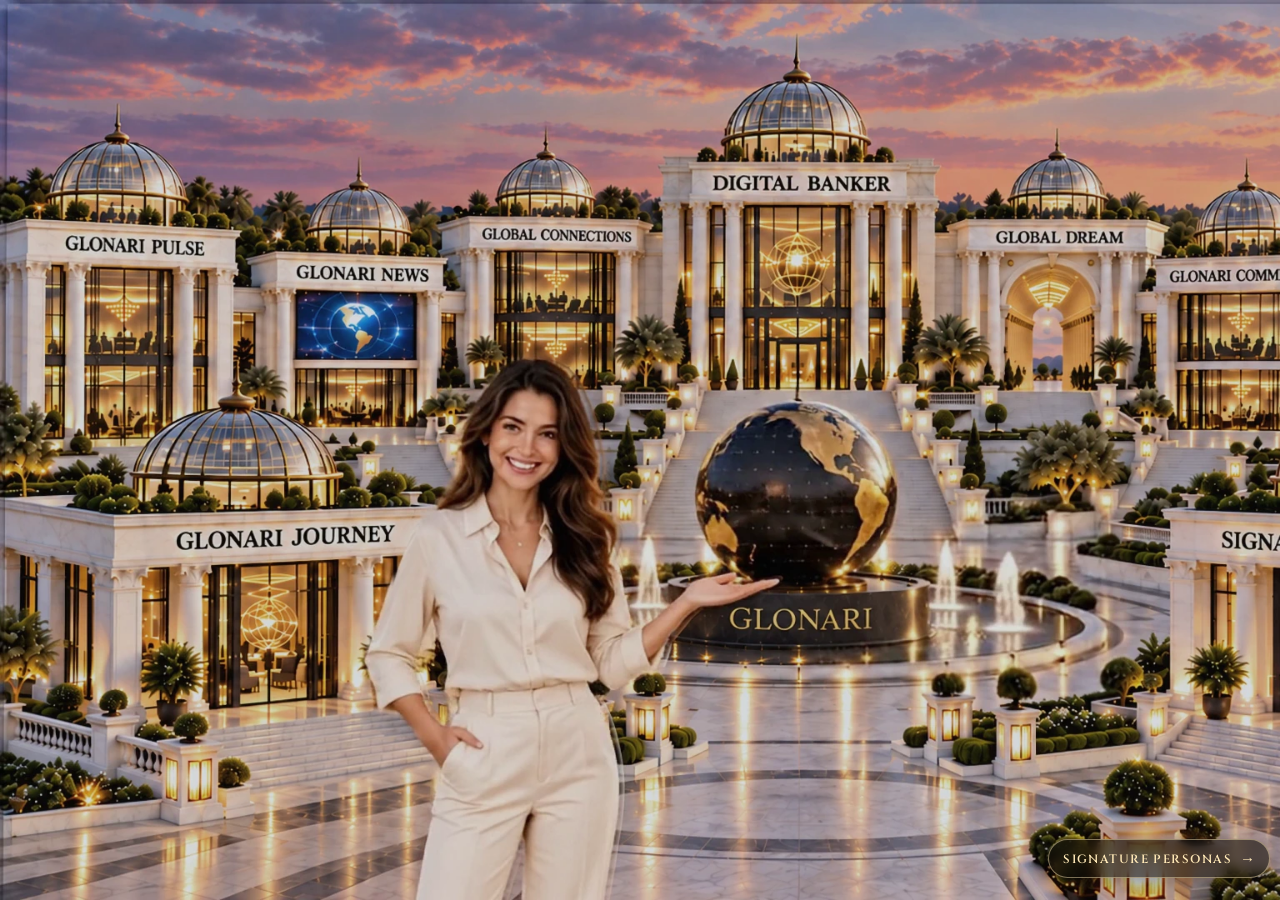
<file: index.html>
<!DOCTYPE html>
<html lang="en">
<head>
<meta charset="UTF-8">
<meta name="viewport" content="width=device-width, initial-scale=1.0">
<script>
  // Device gate (PRODUCT_REQUIREMENTS.md §19 / DEVELOPMENT_PLAN.md
  // Stage 14): this desktop scene and mobile/index.html's static tap-zone
  // scene are two independent entry points with no shared layout — a
  // narrow/portrait viewport must never load this page's parallax scene
  // at all, not just render it awkwardly. Runs synchronously, as the
  // very first thing after <meta viewport> (so the media query already
  // sees the real device width, not a pre-viewport-meta default) and
  // before any stylesheet/asset below is requested, so a phone-sized
  // viewport never fetches this page's desktop assets before leaving.
  // 767px matches this project's own established mobile breakpoint (see
  // Stage 14's history). .replace(), not .href, so the redirect doesn't
  // leave a back-button entry that would just bounce the user right
  // back here into another redirect.
  //
  // Live re-check (2026-08-25, later still): the one-time check above
  // only ever runs once, at load — it never catches a viewport that
  // narrows to mobile width AFTER this page has already loaded (a manual
  // browser-window resize, an orientation change, or a backgrounded tab
  // resuming at a different size), so a desktop-loaded page left open
  // through one of those never left. `MediaQueryList`'s own 'change'
  // event exists exactly for this — it fires only when `matches` itself
  // flips, not on every resize tick, so it's used here instead of a
  // manual `resize` listener; the SAME MediaQueryList object is reused
  // for both the one-time check and this listener, rather than
  // constructing a second one for the same query.

  // sessionStorage can throw (storage blocked, some private modes); every
  // access goes through this, and a failure reads as "nothing stored", so
  // the page then behaves like a first visit.
  function glonariSession(method, key, value) {
    try {
      return sessionStorage[method](key, value);
    } catch (e) {
      return null;
    }
  }

  // Returning to the Campus (2026-10-12): the opening video (2026-10-14:
  // campus-opening.mp4; it replaced the branded intro overlay + the old
  // intro video) is only for a fresh entry. A browser Back/Forward to
  // this page, or arriving from one of the sub-sites (their "← Glonari"
  // back link, or any link out of meet-gia/, digital-banker/,
  // global-dream/, global-reserve/), lands straight in the Campus loop.
  // Same-origin referrer only, so an outside link still gets the opening,
  // and a manual reload (which keeps the old referrer) still shows it —
  // unless it was already shown in this tab (see `glonari.openingSeen`
  // in the next script).
  function glonariReturningToCampus() {
    try {
      var nav = performance.getEntriesByType('navigation')[0];
      if (nav && nav.type === 'back_forward') return true;
      if ((nav && nav.type === 'reload') || !document.referrer) return false;
      var ref = new URL(document.referrer);
      return ref.origin === location.origin &&
        /\/(meet-gia|digital-banker|global-dream|global-reserve)\//.test(ref.pathname);
    } catch (e) {
      return false;
    }
  }

  // Narrow-aspect gate (2026-10-13): the desktop Campus is now a pure
  // "cover" with no blurred backdrop, so any window narrower than 3:2
  // (portrait, square, 4:3, 5:4) would crop buildings off its sides —
  // those go to mobile/ too. "not all and (min-aspect-ratio: 3/2)" is a
  // strict "< 3/2", so an exact 3:2 window stays here, and
  // mobile/index.html's reverse gate is its exact negation (no ping-pong
  // at the boundary).
  var mobileQuery = window.matchMedia('(max-width: 767px), not all and (min-aspect-ratio: 3/2)');

  function goMobile() {
    window.location.replace('mobile/index.html');
  }

  if (mobileQuery.matches) {
    // A returning visit forwarded to mobile carries its "skip the intro"
    // decision along (since 2026-10-14 mobile/ plays the same opening
    // video and skips it on this marker): after .replace() the mobile page
    // only sees this page as its referrer and a plain 'navigate' type.
    if (glonariReturningToCampus()) glonariSession('setItem', 'glonariSkipIntro', '1');
    goMobile();
  } else {
    var pendingMobileRedirect = null;
    mobileQuery.addEventListener('change', function (event) {
      if (pendingMobileRedirect) {
        clearTimeout(pendingMobileRedirect);
        pendingMobileRedirect = null;
      }
      if (!event.matches) return; // only react to crossing INTO mobile width
      // Debounced (300ms): guards against a transient/flickering match —
      // DevTools device-emulation toggling, or the brief instant of
      // unstable `innerWidth` some mobile browsers report mid
      // orientation-change — by requiring the narrow state to still hold
      // once the delay elapses, rather than acting on the very first
      // 'change' event.
      pendingMobileRedirect = setTimeout(function () {
        if (mobileQuery.matches) {
          // One-shot marker consumed by mobile/index.html's own inline
          // <head> script — this call site is the LIVE resize/orientation
          // redirect, not the initial synchronous check above, so the
          // destination page must not replay the opening video (see
          // mobile/index.html). Set immediately before the
          // existing goMobile() call; goMobile() itself and the redirect
          // criteria are unchanged.
          glonariSession('setItem', 'glonariSkipIntro', '1');
          goMobile();
        }
      }, 300);
    });
  }
</script>
<script>
  // Opening video (2026-10-14, DEVELOPMENT_PLAN.md Stage 19): a fresh
  // entry plays assets/campus/campus-opening.mp4 straight away (no splash
  // screen, no click), then hands off to the loop — see main.js.
  // `opening-pending` on <html> is what makes styles.css show the opening
  // layer (with its poster) from the very first paint.
  //
  // It is skipped — straight into the loop — when:
  //  - the one-shot marker below is set: only by the automatic
  //    live-redirect from mobile/ (consumed here, once);
  //  - returning to the Campus (see glonariReturningToCampus above);
  //  - it was already shown in this tab's session (2026-10-14, later):
  //    main.js sets `glonari.openingSeen` once the opening has handed off
  //    to the loop or a fallback skipped it, so a reload or an outside
  //    link in the same tab no longer replays it; a new tab plays it.
  //
  // Nothing here runs when the first script is already redirecting to
  // mobile/: the "skip the intro" marker it just set for mobile/ must
  // survive (a browser that keeps parsing after location.replace() would
  // otherwise consume it again right here), and no
  // desktop image is preloaded for a page that is leaving. The still and
  // the poster are preloaded from here rather than from <link> tags for
  // that reason.
  function glonariPreload(href, priority) {
    var link = document.createElement('link');
    link.rel = 'preload';
    link.as = 'image';
    link.href = href;
    if (priority) link.fetchPriority = priority;
    document.head.appendChild(link);
  }

  if (!mobileQuery.matches) {
    if (glonariSession('getItem', 'glonariSkipIntro')) {
      glonariSession('removeItem', 'glonariSkipIntro');
    } else if (!glonariReturningToCampus() && glonariSession('getItem', 'glonari.openingSeen') !== '1') {
      document.documentElement.classList.add('opening-pending');
      glonariPreload('assets/campus/campus-opening-poster.webp', 'high');
    }
    glonariPreload('assets/campus/campus-still.webp');
  }
</script>
<title>Glonari Global Scene</title>
<link rel="stylesheet" href="design-tokens.css">
<link rel="stylesheet" href="styles.css">
<link rel="stylesheet" href="campus-zones.css">
<link rel="stylesheet" href="section-modal.css">
</head>
<body>
  <!-- Campus scene (2026-10-13, replaces the layered parallax scene —
       see DEVELOPMENT_PLAN.md Stage 19 / PRODUCT_REQUIREMENTS.md §29).
       .campus is a fixed 16:9 box (the video frame; video is 1920x1080) sized
       in styles.css (pure cover, always fills the window); the videos AND the SVG
       hotspots are children of that same box, so the hotspots, drawn in
       a 1280x720 coordinate space (viewBox; the 1920x1080 video scales
       into it), stay locked onto the
       buildings at any window size. The camera never moves in the loop,
       so the shapes never have to. -->
  <div class="stage-viewport">
  <div class="campus" id="campus">
    <img class="campus__still" alt="" width="1920" height="1080">
    <video class="campus__loop" muted loop playsinline preload="auto" aria-hidden="true"></video>
    <video class="campus__opening" muted playsinline preload="auto" aria-hidden="true"></video>
    <script>
      // Every src/poster of the Campus media is set here, synchronously
      // while the page is parsed (so they load just as early as plain
      // attributes would), and only when this page is staying on desktop:
      // the browser's preload scanner fetches plain src=/poster=
      // attributes even on a page that is already redirecting to mobile/.
      // The opening is set up only on a fresh entry (`opening-pending`);
      // otherwise the element is dropped and its file is never fetched,
      // and the loop starts from its first frame over the still.
      (function (opening) {
        if (mobileQuery.matches) return;
        var campus = opening.parentNode;
        var loop = campus.querySelector('.campus__loop');
        campus.querySelector('.campus__still').src = 'assets/campus/campus-still.webp';
        loop.poster = 'assets/campus/campus-still.webp';
        loop.src = 'assets/campus/campus-loop.mp4';
        if (document.documentElement.classList.contains('opening-pending')) {
          opening.poster = 'assets/campus/campus-opening-poster.webp';
          opening.src = 'assets/campus/campus-opening.mp4';
        } else {
          opening.remove();
        }
      })(document.currentScript.previousElementSibling);
    </script>
    <!-- The 11 hotspots (SVG in the 1280x720 viewBox) are written right here by
         campus-zones.js — one source shared with mobile/index.html (2026-10-14,
         DEVELOPMENT_PLAN.md Stage 20). The generated markup is identical to the
         inline <svg> that used to sit here. -->
    <script src="campus-zones.js" data-base=""></script>
  </div>
  <!-- Hover/focus name tag: outside .campus so its edge fade never dims it. -->
  <div class="campus__label" aria-hidden="true"><span class="campus__label-name"></span></div>
  </div>

  <!-- Section modal: unchanged; sibling of .stage-viewport. -->
  <div id="modal-overlay">
    <div id="modal-card" role="dialog" aria-modal="true" aria-labelledby="modal-title" aria-describedby="modal-desc">
      <h2 id="modal-title"></h2>
      <p id="modal-desc"></p>
      <button id="modal-close" type="button">Close</button>
    </div>
  </div>

  <div class="explore-hint" aria-hidden="true">
    <span class="explore-hint__text">Explore</span>
  </div>

  <div class="cursor-dot" aria-hidden="true"></div>
  <div class="cursor-ring" aria-hidden="true"></div>

  <!-- Cross-project navigation fade (Digital Banker, Meet Gia). -->
  <div id="exit-transition" aria-hidden="true"></div>

  <script src="section-modal.js" defer></script>
  <script src="main.js" defer></script>
</body>
</html>
</file>
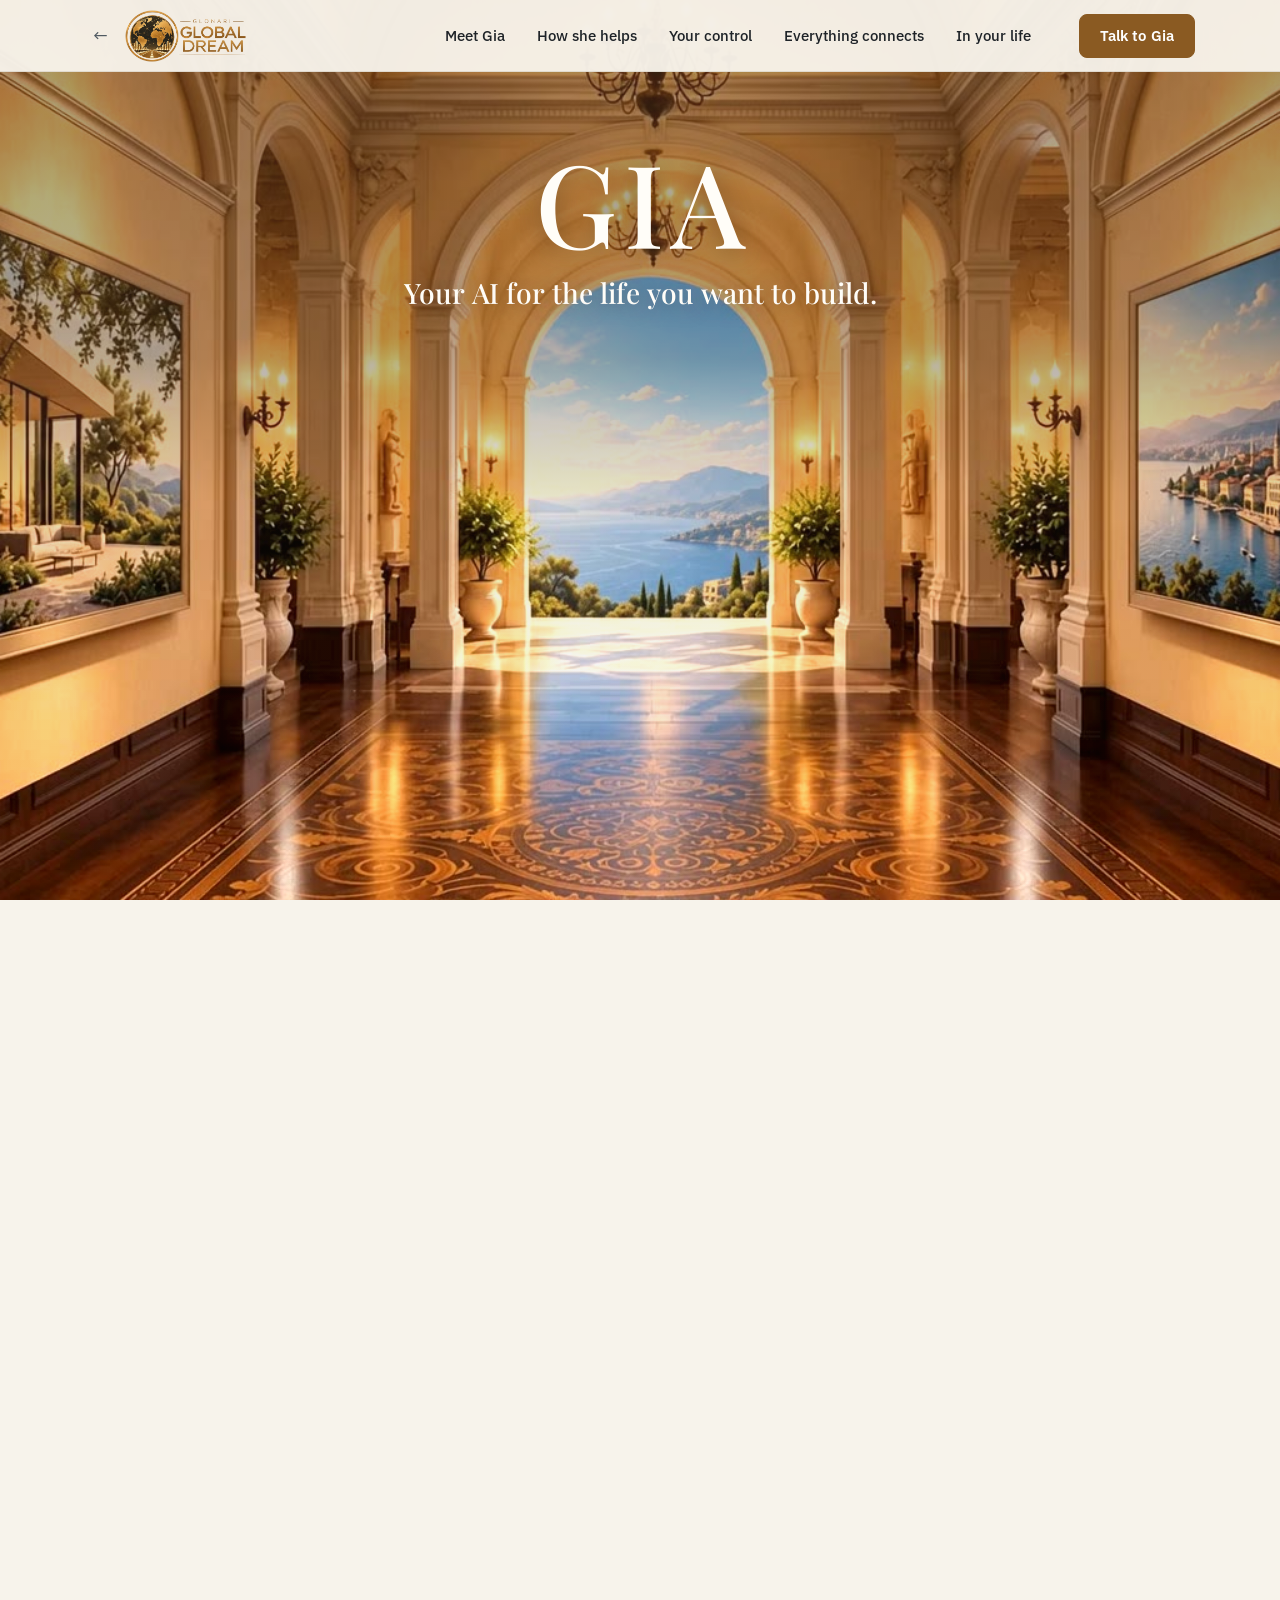
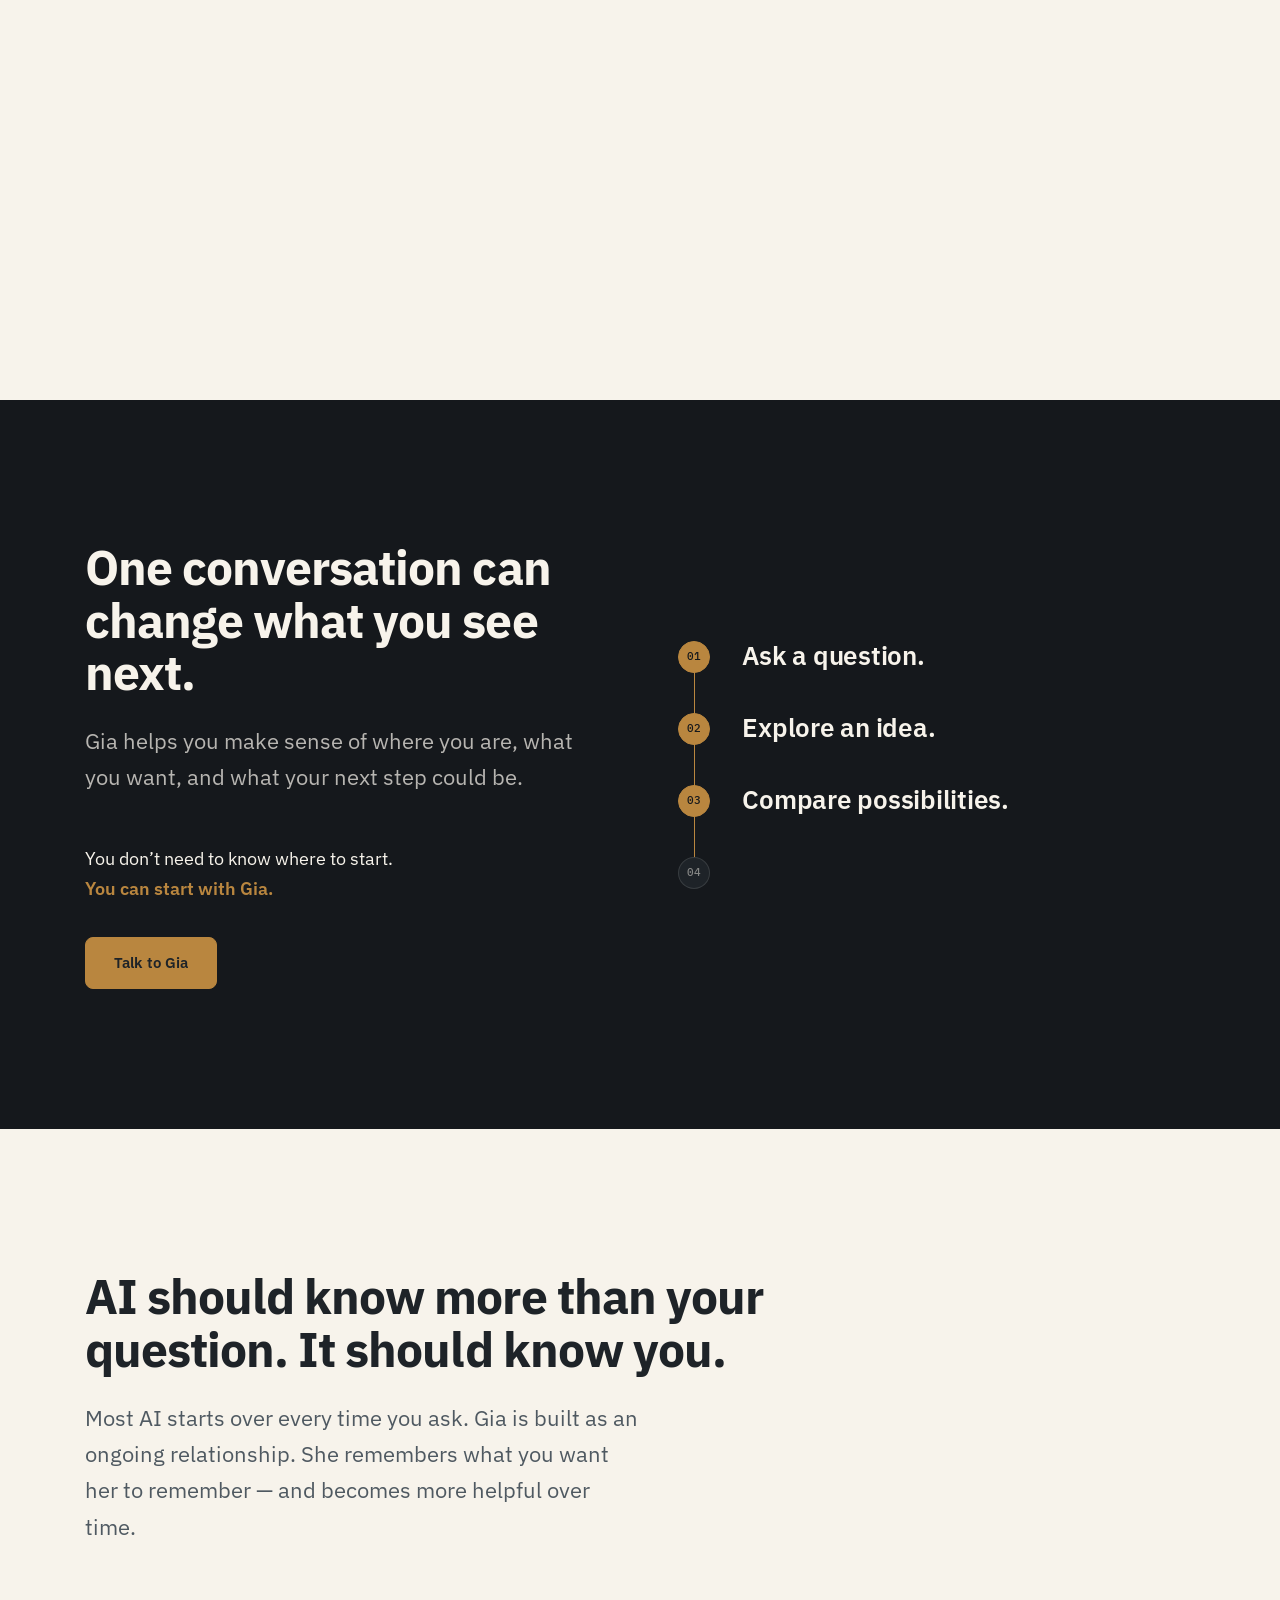
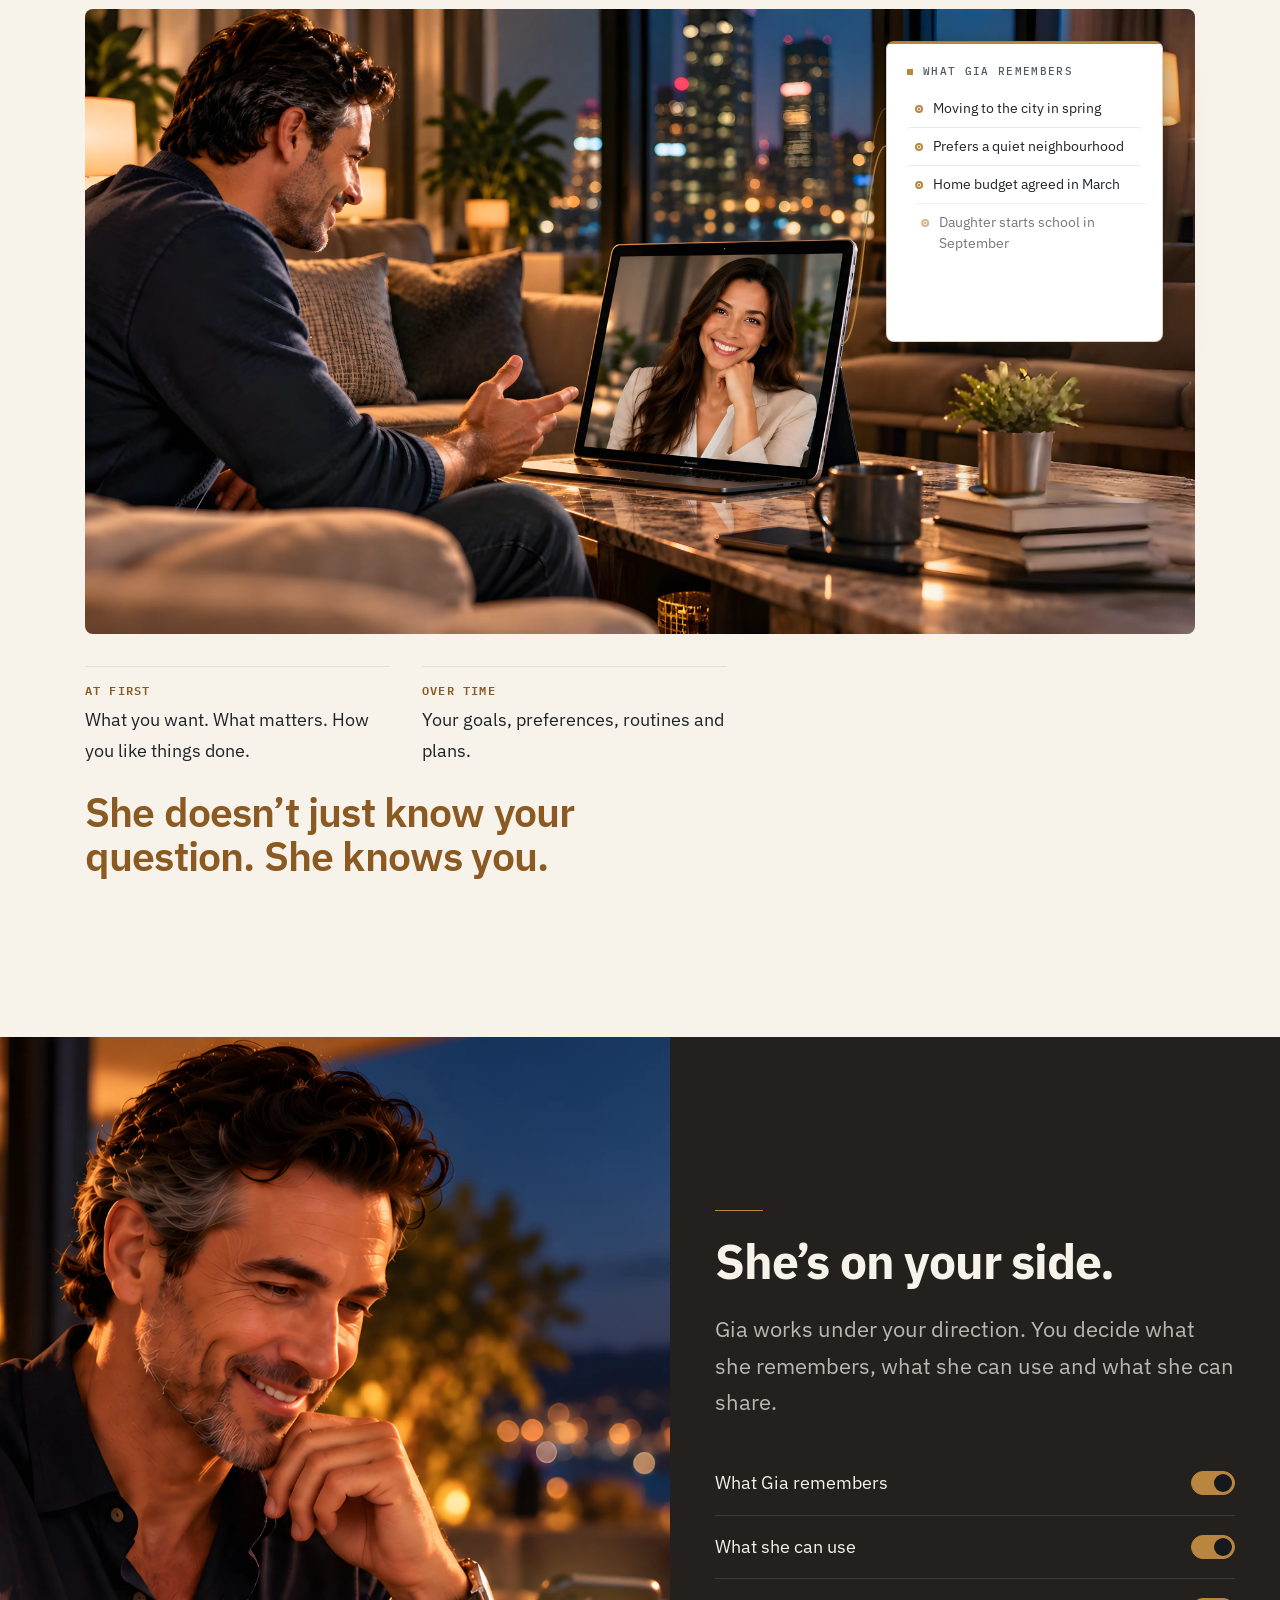
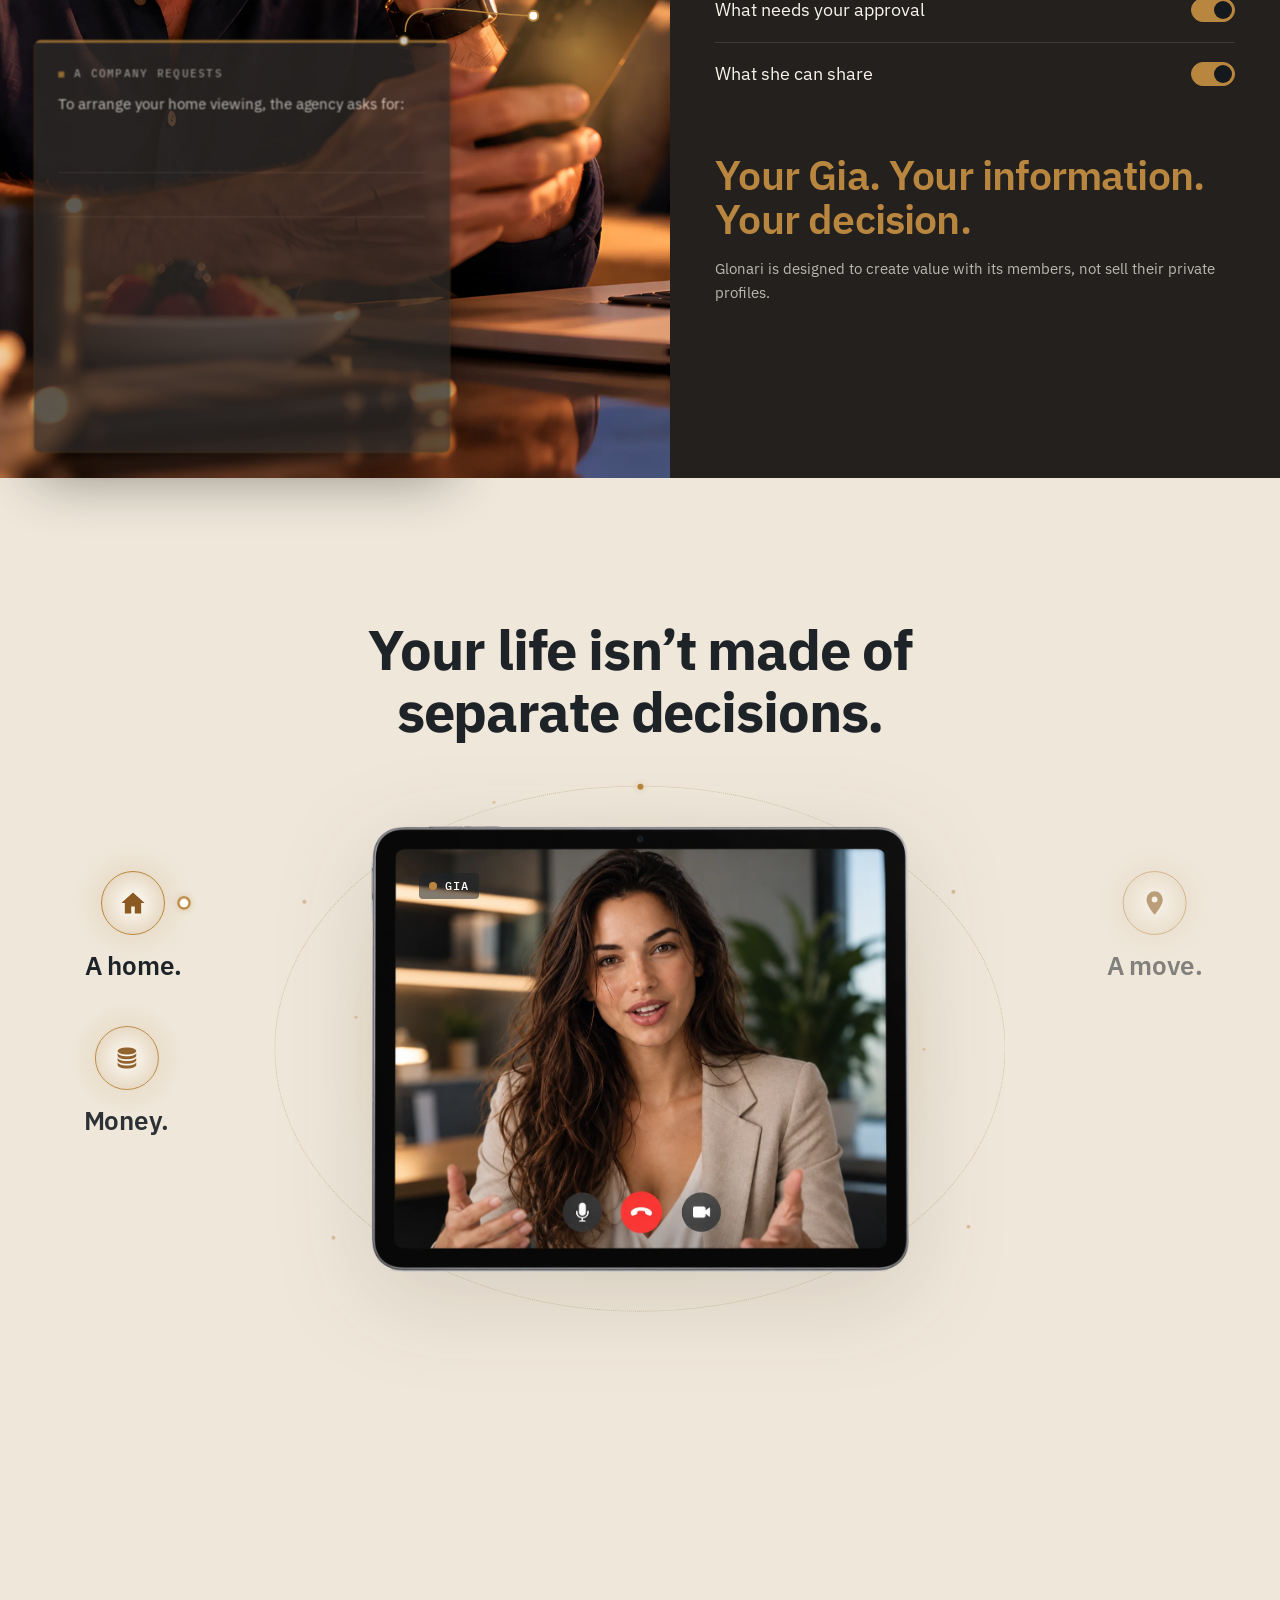
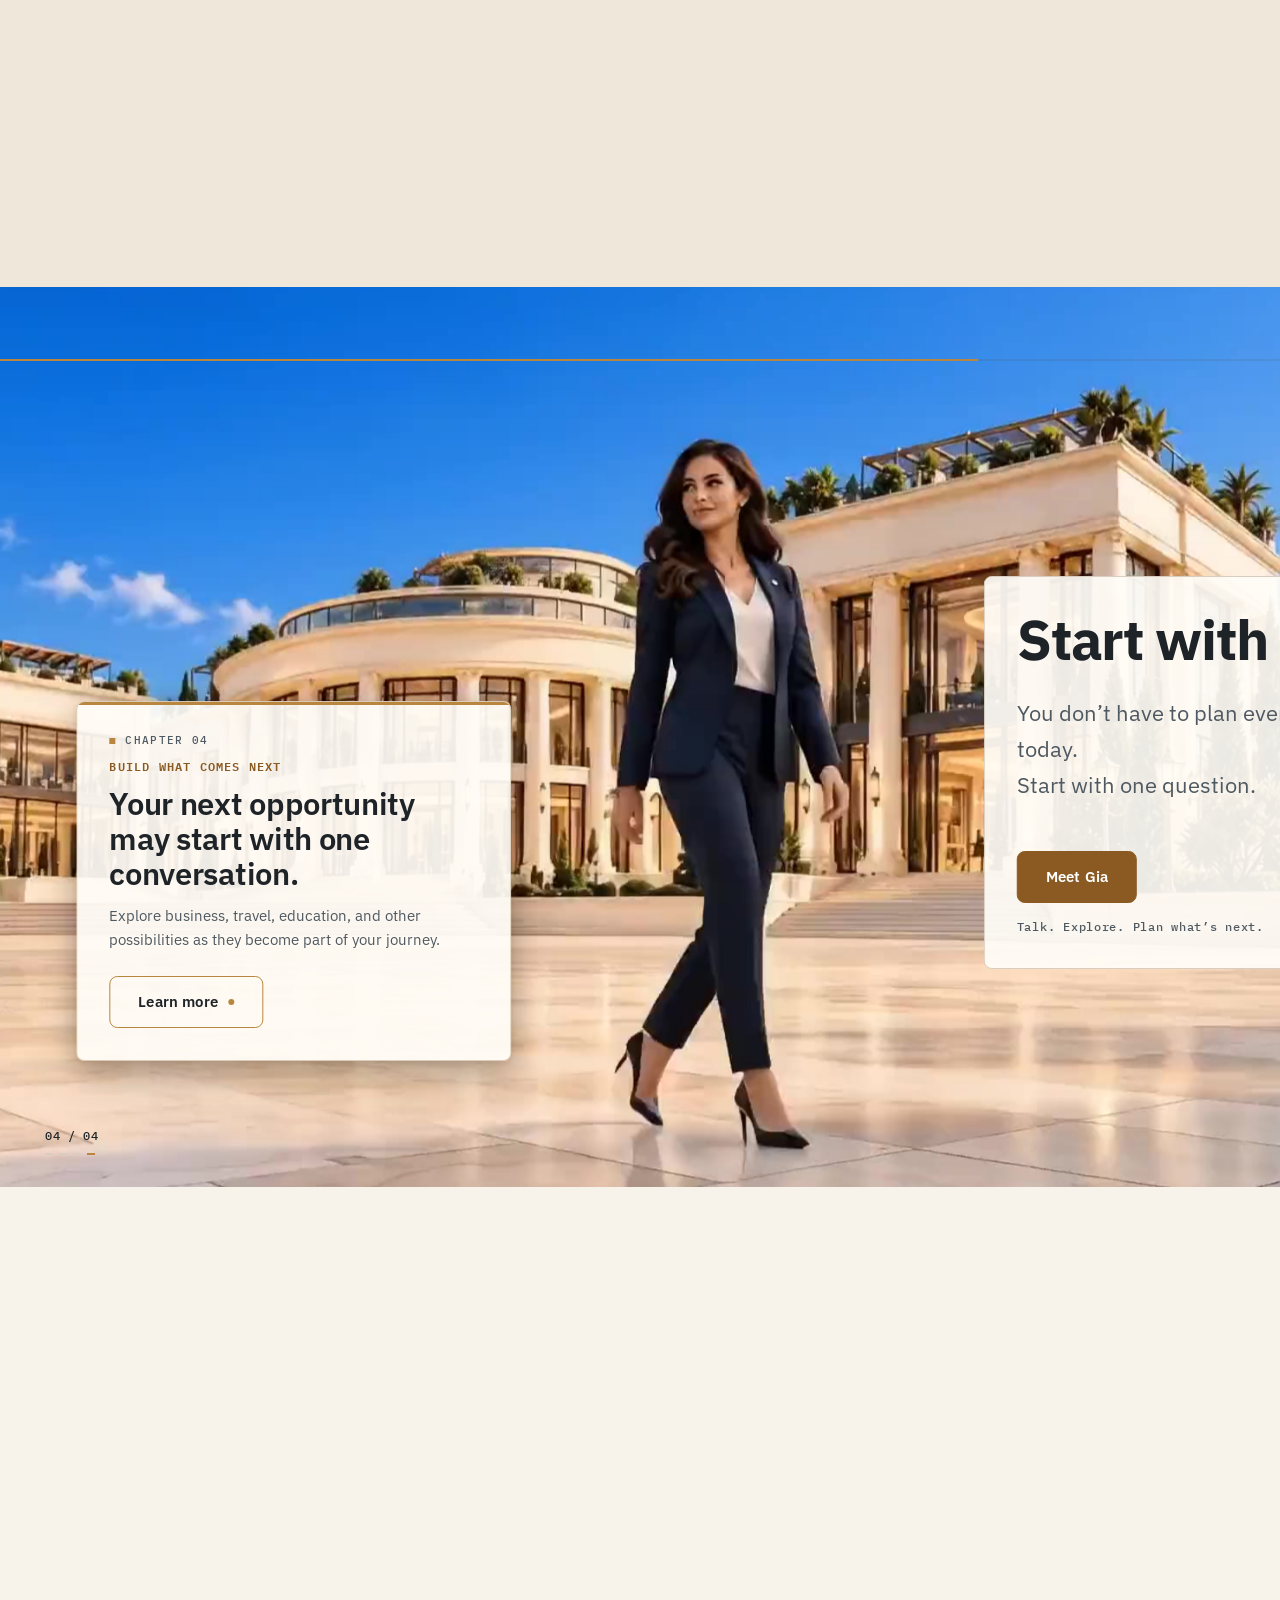
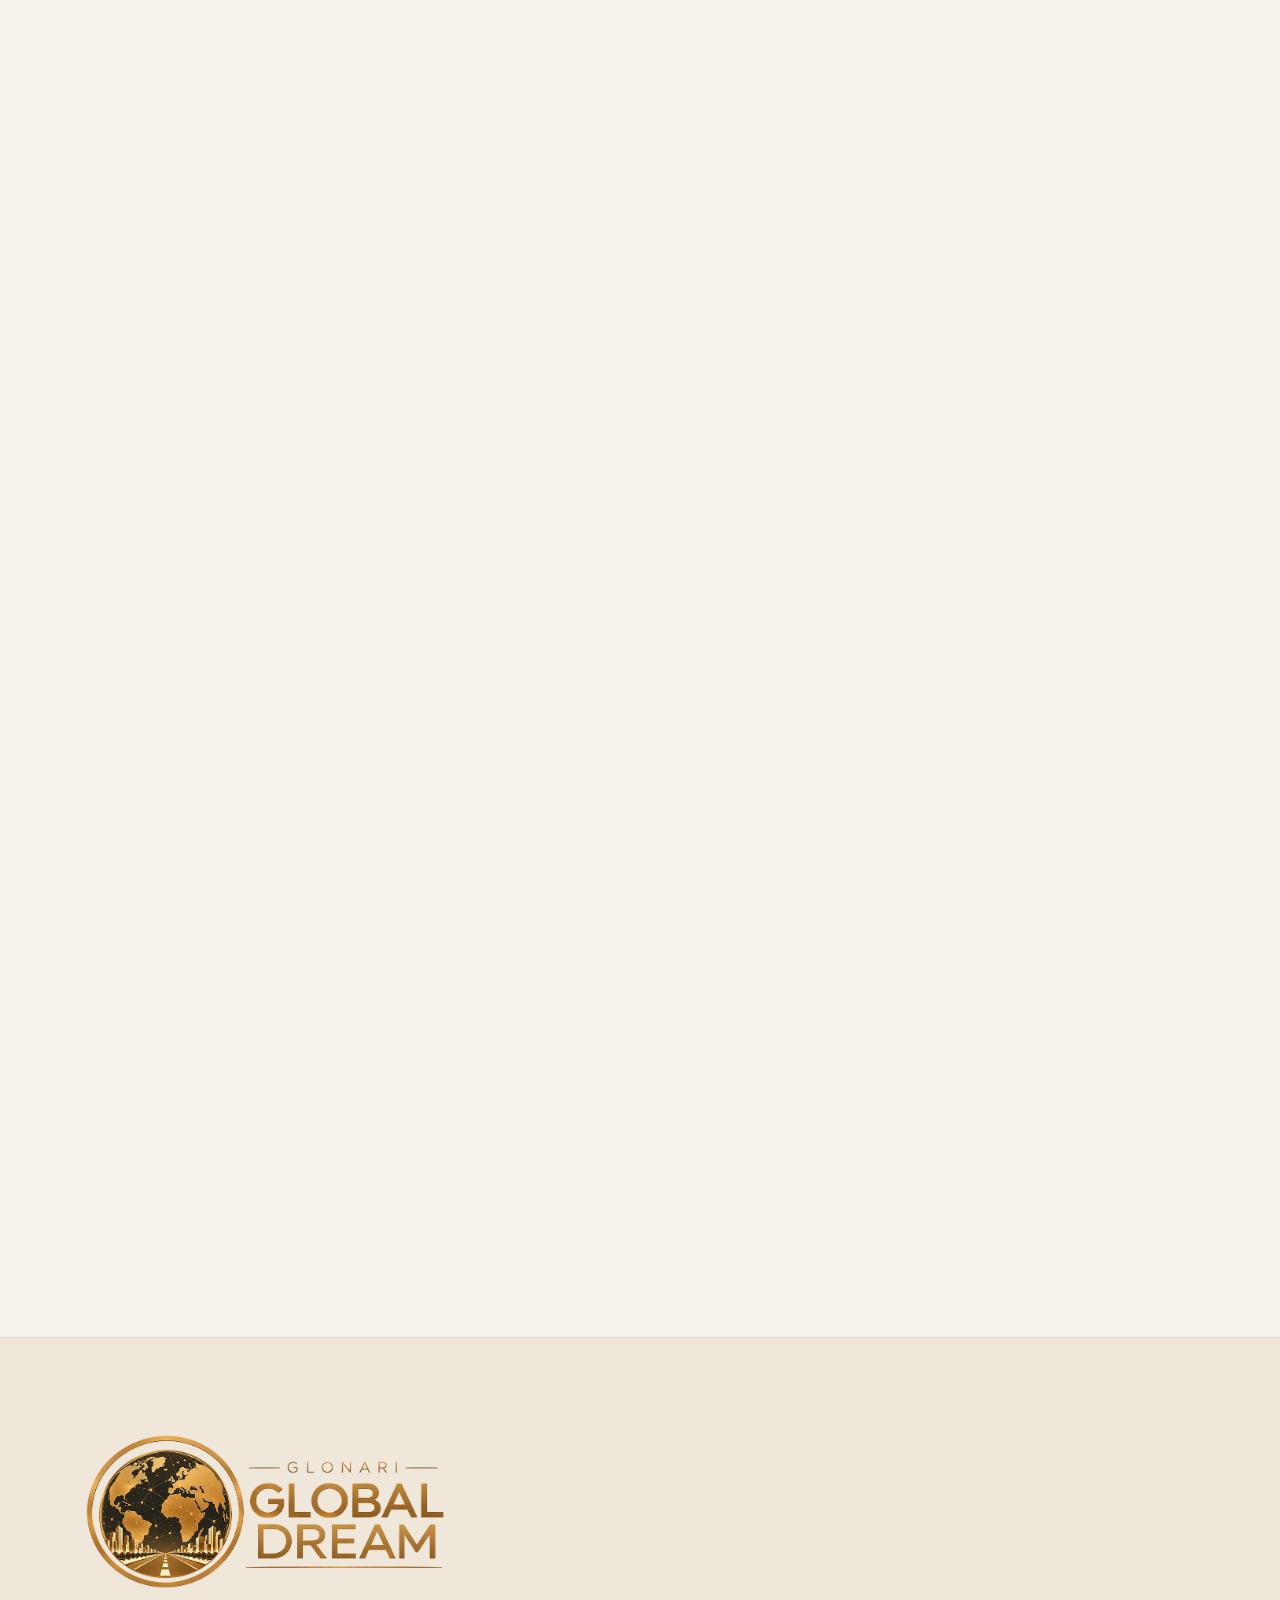
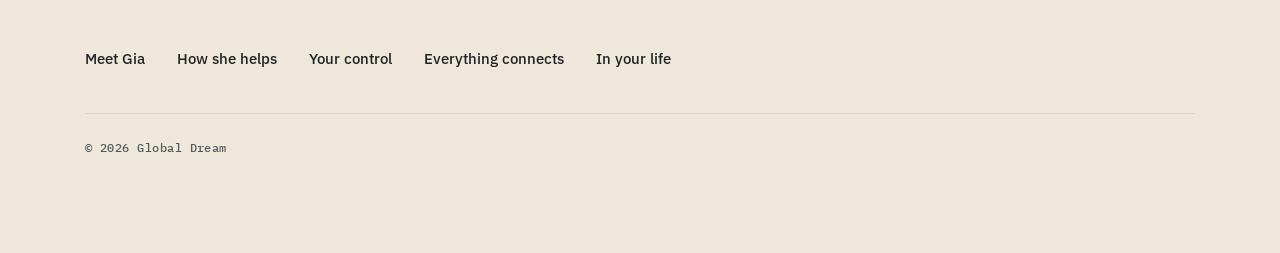
<file: global-dream/index.html>
<!doctype html>
<html lang="en">
<head>
  <meta charset="utf-8">
  <meta name="viewport" content="width=device-width, initial-scale=1">
  <title>Gia — Global Dream</title>

  <link rel="icon" href="favicon.ico" sizes="any">
  <link rel="icon" type="image/png" sizes="32x32" href="media/logo/favicon-32.png">
  <link rel="apple-touch-icon" href="media/logo/apple-touch-icon.png">

  <link rel="preconnect" href="https://fonts.googleapis.com">
  <link rel="preconnect" href="https://fonts.gstatic.com" crossorigin>
  <link rel="stylesheet" href="https://fonts.googleapis.com/css2?family=IBM+Plex+Mono:wght@400;500;600&family=IBM+Plex+Sans:wght@400;500;600;700&family=Playfair+Display:wght@500;700&display=swap">

  <link rel="stylesheet" href="css/tokens.css">
  <link rel="stylesheet" href="css/base.css">
  <link rel="stylesheet" href="css/screens.css">
  <link rel="stylesheet" href="css/gia-story.css">
  <link rel="stylesheet" href="css/site-shell.css">
  <!-- Dark entry veil for the hand-off from the Digital Banker atrium
       (digital-banker/atrium/index.html, whose own #veil is the same
       #1c1005). Inline in <head>, not a linked stylesheet or a JS-added
       class, so the very first paint is already fully opaque. Not part of
       Screen 1: a separate full-viewport layer above everything on the page,
       including .gd-header (z-index 2000 vs. its 100). Same technique as
       the Global Reserve page's own entry veil. -->
  <style>
    #entry-veil {
      position: fixed;
      inset: 0;
      z-index: 2000;
      opacity: 1;
      pointer-events: none;
      background: #1c1005;
    }
  </style>
</head>
<body>
  <div id="entry-veil" aria-hidden="true"></div>
  <script>
    // Lifts the dark entry veil once the header, hero poster and text have
    // had a moment to render. Independent of js/hero-scrub.js (Screen 1)
    // and js/site-shell.js.
    (function () {
      var VEIL_HOLD_MS = 90;
      var VEIL_OUT_MS = 300;
      var el = document.getElementById('entry-veil');
      if (!el) return;
      var reduceMotion = window.matchMedia('(prefers-reduced-motion: reduce)').matches;
      window.setTimeout(function () {
        el.style.transition = reduceMotion ? 'none' : 'opacity ' + VEIL_OUT_MS + 'ms ease-out';
        el.style.opacity = '0';
        window.setTimeout(function () { el.remove(); }, reduceMotion ? 0 : VEIL_OUT_MS);
      }, reduceMotion ? 0 : VEIL_HOLD_MS);
    })();
  </script>
  <!-- Global site shell — header (build spec 5.5). -->
  <header class="gd-header">
    <div class="gd-container gd-header__bar">
      <a class="gd-header__back" href="../digital-banker/atrium/index.html" aria-label="Back to Digital Banker atrium">&larr;</a>
      <a class="gd-header__brand" href="#screen-1" aria-label="Glonari Global Dream">
        <picture>
          <source media="(max-width: 359px)" srcset="media/logo/gd-emblem-light.webp" width="416" height="416">
          <img src="media/logo/gd-lockup-light.webp" alt="" width="915" height="393">
        </picture>
      </a>
      <nav class="gd-header__nav" id="gd-header-menu">
        <ul class="gd-header__links">
          <li><a class="gd-header__link" href="#screen-1">Meet Gia</a></li>
          <li><a class="gd-header__link" href="#screen-2">How she helps</a></li>
          <li><a class="gd-header__link" href="#screen-side">Your control</a></li>
          <li><a class="gd-header__link" href="#screen-3">Everything connects</a></li>
          <li><a class="gd-header__link" href="#screen-4">In your life</a></li>
        </ul>
      </nav>
      <div class="gd-header__actions">
        <!-- TODO: destination for Talk to Gia (build spec Appendix B, item 1) -->
        <a class="gd-button gd-button--primary gd-header__action" href="#">Talk to Gia</a>
        <button type="button" class="gd-header__toggle" aria-label="Open menu" aria-expanded="false" aria-controls="gd-header-menu">
          <span class="gd-header__toggle-lines" aria-hidden="true"></span>
        </button>
      </div>
    </div>
  </header>

  <main>
    <!-- Screen 1 — Hero / scroll video (build spec 5.1). -->
    <section id="screen-1" class="gd-hero" data-screen="hero">
      <div class="gd-hero__runway">
        <div class="gd-hero__stage">
          <div class="gd-hero__media">
            <video class="gd-hero__video" data-src="media/gd-hero.mp4" poster="media/gd-hero-poster.jpg" muted playsinline preload="none" aria-hidden="true" tabindex="-1"></video>
          </div>
          <div class="gd-hero__veil" aria-hidden="true"></div>
          <div class="gd-hero__text">
            <div class="gd-hero__column">
              <div class="gd-hero__block gd-hero__block--1">
                <h1 class="gd-hero__title" data-split>GIA</h1>
                <p class="gd-hero__tagline" data-split>Your AI for the life you want to build.</p>
              </div>
              <div class="gd-hero__block gd-hero__block--2">
                <p class="gd-hero__phrase" data-split>Start with Gia.</p>
              </div>
              <div class="gd-hero__block gd-hero__block--3">
                <p class="gd-hero__phrase" data-split>Talk. Explore. Plan.</p>
                <!-- TODO: destination for Meet Gia (build spec Appendix B, item 1) -->
                <a class="gd-button gd-button--primary gd-hero__cta" href="#">Meet Gia</a>
              </div>
            </div>
          </div>
        </div>
      </div>
    </section>

    <!-- Screen 2 — What Gia does, dark accent (build spec 5.2). -->
    <section id="screen-2" class="gd-section gd-conversation" data-screen="conversation">
      <div class="gd-container gd-conversation__grid">
        <div class="gd-conversation__text">
          <h2 class="gd-h2 gd-conversation__title" data-reveal>One conversation can change what you see next.</h2>
          <p class="gd-lead gd-conversation__body" data-reveal data-reveal-delay="1">Gia helps you make sense of where you are, what you want, and what your next step could be.</p>
          <div class="gd-conversation__closing" data-reveal data-reveal-delay="2">
            <p class="gd-body gd-conversation__line">You don’t need to know where to start.</p>
            <p class="gd-body gd-conversation__line gd-conversation__line--accent">You can start with Gia.</p>
          </div>
          <div class="gd-conversation__actions" data-reveal data-reveal-delay="3">
            <!-- TODO: destination for Talk to Gia (build spec Appendix B, item 1) -->
            <a class="gd-button gd-button--primary gd-button--on-dark" href="#">Talk to Gia</a>
          </div>
        </div>

        <div class="gd-conversation__rail">
          <div class="gd-rail__track" aria-hidden="true">
            <span class="gd-rail__fill"></span>
            <span class="gd-rail__runner gd-rail__runner--trail"></span>
            <span class="gd-rail__runner"></span>
          </div>
          <ol class="gd-rail">
            <li class="gd-rail__item">
              <span class="gd-rail__node" aria-hidden="true">01</span>
              <h3 class="gd-h3 gd-rail__phrase">Ask a question.</h3>
            </li>
            <li class="gd-rail__item">
              <span class="gd-rail__node" aria-hidden="true">02</span>
              <h3 class="gd-h3 gd-rail__phrase">Explore an idea.</h3>
            </li>
            <li class="gd-rail__item">
              <span class="gd-rail__node" aria-hidden="true">03</span>
              <h3 class="gd-h3 gd-rail__phrase">Compare possibilities.</h3>
            </li>
            <li class="gd-rail__item">
              <span class="gd-rail__node" aria-hidden="true">04</span>
              <h3 class="gd-h3 gd-rail__phrase">Build a plan.</h3>
            </li>
          </ol>
        </div>
      </div>
    </section>

    <!-- Screen 2a — She knows you (build spec 5.2a). -->
    <section id="screen-knows" class="gd-section gd-knows" data-screen="knows">
      <div class="gd-container">
        <div class="gd-knows__header">
          <h2 class="gd-h2" data-reveal>AI should know more than your question. It should know you.</h2>
          <p class="gd-lead gd-knows__body" data-reveal data-reveal-delay="1">Most AI starts over every time you ask. Gia is built as an ongoing relationship. She remembers what you want her to remember — and becomes more helpful over time.</p>
        </div>

        <div class="gd-knows__visual">
          <div class="gd-knows__stage">
            <img class="gd-knows__image" src="media/gd-knows.webp" alt="A man relaxing at home in the evening, talking with Gia on a tablet" width="3640" height="2048" loading="lazy" decoding="async">
            <p class="gd-knows__pending" aria-hidden="true">Media pending<br>media/gd-knows.webp</p>
          </div>

          <svg class="gd-knows__threads" aria-hidden="true" focusable="false"></svg>

          <div class="gd-knows__overlay">
            <figure class="gd-memory">
              <figcaption class="visually-hidden">An example of what Gia remembers and how she uses it.</figcaption>
              <p class="gd-module__label">WHAT GIA REMEMBERS</p>
              <ul class="gd-memory__list">
                <li class="gd-memory__item">Moving to the city in spring</li>
                <li class="gd-memory__item" data-used>Prefers a quiet neighbourhood</li>
                <li class="gd-memory__item" data-used>Home budget agreed in March</li>
                <li class="gd-memory__item" data-used>Daughter starts school in September</li>
                <li class="gd-memory__item">Works from home three days a week</li>
              </ul>
            </figure>

            <figure class="gd-quote gd-knows__quote">
              <figcaption class="gd-quote__role gd-knows__role"><span class="gd-knows__card-node" aria-hidden="true"></span><img class="gd-knows__avatar" src="media/gia-avatar.webp" alt="" width="256" height="256" loading="lazy" decoding="async">GIA</figcaption>
              <blockquote class="gd-quote__text"><p>“The home you saved just dropped in price. It still fits your budget, and it’s close to the school. Want me to arrange a viewing?”</p></blockquote>
              <p class="gd-quote__outcome"><span>Gia remembered.</span> <span>Gia noticed.</span> <span>Gia acted.</span></p>
            </figure>
          </div>

          <div class="gd-knows__closing">
            <dl class="gd-knows__stages">
              <div class="gd-knows__step" data-reveal>
                <dt class="gd-eyebrow">AT FIRST</dt>
                <dd class="gd-body">What you want. What matters. How you like things done.</dd>
              </div>
              <div class="gd-knows__step" data-reveal data-reveal-delay="1">
                <dt class="gd-eyebrow">OVER TIME</dt>
                <dd class="gd-body">Your goals, preferences, routines and plans.</dd>
              </div>
            </dl>
            <p class="gd-data gd-knows__key" data-reveal data-reveal-delay="2">She doesn’t just know your question. She knows you.</p>
          </div>
        </div>
      </div>
    </section>

    <!-- Screen 2b — She’s on your side, second dark accent (build spec 5.2b). -->
    <section id="screen-side" class="gd-side" data-screen="side">
      <div class="gd-side__text">
        <div class="gd-side__inner">
          <h2 class="gd-h2 gd-side__title" data-reveal>She’s on your side.</h2>
          <p class="gd-lead gd-side__body" data-reveal data-reveal-delay="1">Gia works under your direction. You decide what she remembers, what she can use and what she can share.</p>
          <ul class="gd-side__controls" data-reveal data-reveal-delay="2">
            <li class="gd-side__control">
              <span class="gd-body gd-side__control-label" id="side-control-remembers">What Gia remembers</span>
              <button type="button" class="gd-switch" role="switch" aria-checked="true" aria-labelledby="side-control-remembers"><span class="gd-switch__glow" aria-hidden="true"></span><span class="gd-switch__thumb" aria-hidden="true"></span></button>
            </li>
            <li class="gd-side__control">
              <span class="gd-body gd-side__control-label" id="side-control-use">What she can use</span>
              <button type="button" class="gd-switch" role="switch" aria-checked="true" aria-labelledby="side-control-use"><span class="gd-switch__glow" aria-hidden="true"></span><span class="gd-switch__thumb" aria-hidden="true"></span></button>
            </li>
            <li class="gd-side__control">
              <span class="gd-body gd-side__control-label" id="side-control-approval">What needs your approval</span>
              <button type="button" class="gd-switch" role="switch" aria-checked="true" aria-labelledby="side-control-approval"><span class="gd-switch__glow" aria-hidden="true"></span><span class="gd-switch__thumb" aria-hidden="true"></span></button>
            </li>
            <li class="gd-side__control">
              <span class="gd-body gd-side__control-label" id="side-control-share">What she can share</span>
              <button type="button" class="gd-switch" role="switch" aria-checked="true" aria-labelledby="side-control-share" data-share><span class="gd-switch__glow" aria-hidden="true"></span><span class="gd-switch__thumb" aria-hidden="true"></span></button>
            </li>
          </ul>
          <p class="visually-hidden">Example settings. Nothing is saved.</p>
          <p class="gd-data gd-side__key" data-reveal data-reveal-delay="3">Your Gia. Your information. Your decision.</p>
          <p class="gd-small gd-side__note" data-reveal data-reveal-delay="4">Glonari is designed to create value with its members, not sell their private profiles.</p>
        </div>
      </div>

      <div class="gd-side__media">
        <img class="gd-side__image" src="media/gd-side.webp" alt="The same man in the evening, smiling as he checks a message from Gia on his phone" width="2460" height="3072" loading="lazy" decoding="async">
        <p class="gd-side__pending" aria-hidden="true">Media pending<br>media/gd-side.webp</p>
        <span class="gd-side__halo" aria-hidden="true"></span>
        <span class="gd-side__halo gd-side__halo--pulse" aria-hidden="true"></span>
      </div>

      <svg class="gd-side__thread" aria-hidden="true" focusable="false"></svg>

      <figure class="gd-request">
        <figcaption class="visually-hidden">An example of Gia sharing only the information a company needs.</figcaption>
        <span class="gd-request__node" aria-hidden="true"></span>
        <p class="gd-module__label gd-request__label">A COMPANY REQUESTS</p>
        <p class="gd-small gd-request__context">To arrange your home viewing, the agency asks for:</p>
        <ul class="gd-request__list">
          <li class="gd-request__row" data-share-row>
            <span class="gd-request__item">Your name and contact details</span>
            <span class="gd-request__status" aria-live="polite">
              <svg class="gd-request__glyph gd-request__glyph--check" viewBox="0 0 12 12" aria-hidden="true" focusable="false"><path d="M2 6.4 4.8 9.2 10 3.2"/></svg>
              <svg class="gd-request__glyph gd-request__glyph--cross" viewBox="0 0 12 12" aria-hidden="true" focusable="false"><path d="M3 3l6 6M9 3 3 9"/></svg>
              <span class="gd-request__status-text">Shared</span>
            </span>
            <span class="gd-request__scan" aria-hidden="true"></span>
          </li>
          <li class="gd-request__row is-withheld">
            <span class="gd-request__item">Your purchase history</span>
            <span class="gd-request__status">
              <svg class="gd-request__glyph" viewBox="0 0 12 12" aria-hidden="true" focusable="false"><path d="M2.5 6h7"/></svg>
              <span class="gd-request__status-text">Not needed</span>
            </span>
            <span class="gd-request__scan" aria-hidden="true"></span>
          </li>
          <li class="gd-request__row is-withheld">
            <span class="gd-request__item">Your location history</span>
            <span class="gd-request__status">
              <svg class="gd-request__glyph" viewBox="0 0 12 12" aria-hidden="true" focusable="false"><path d="M3 3l6 6M9 3 3 9"/></svg>
              <span class="gd-request__status-text">Not shared</span>
            </span>
            <span class="gd-request__scan" aria-hidden="true"></span>
          </li>
        </ul>
        <figure class="gd-quote gd-side__quote">
          <figcaption class="gd-quote__role gd-side__role"><img class="gd-side__avatar" src="media/gia-avatar.webp" alt="" width="256" height="256" loading="lazy" decoding="async">GIA</figcaption>
          <blockquote class="gd-quote__text"><p>“They don’t need that information to complete this. I haven’t shared it.”</p></blockquote>
        </figure>
      </figure>
    </section>

    <!-- Screen 3 — Everything connects (build spec 5.3). -->
    <section id="screen-3" class="gd-section gd-section--soft gd-connect" data-screen="connects">
      <div class="gd-container">
        <div class="gd-connect__header">
          <h2 class="gd-h2 gd-h2--large" data-reveal>Your life isn’t made of separate decisions.</h2>
        </div>

        <div class="gd-connect__stage">
          <div class="gd-connect__device">
            <div class="gd-connect__halo" aria-hidden="true"></div>
            <div class="gd-connect__orbit" aria-hidden="true">
              <span class="gd-connect__orbit-top"></span>
              <span class="gd-connect__speck" style="--x: 4%; --y: 22%; --s: 4px; --o: .45"></span>
              <span class="gd-connect__speck" style="--x: 11%; --y: 44%; --s: 3px; --o: .35"></span>
              <span class="gd-connect__speck" style="--x: 8%; --y: 86%; --s: 4px; --o: .4"></span>
              <span class="gd-connect__speck" style="--x: 93%; --y: 20%; --s: 4px; --o: .45"></span>
              <span class="gd-connect__speck" style="--x: 89%; --y: 50%; --s: 3px; --o: .3"></span>
              <span class="gd-connect__speck" style="--x: 95%; --y: 84%; --s: 4px; --o: .4"></span>
              <span class="gd-connect__speck" style="--x: 30%; --y: 3%; --s: 3px; --o: .35"></span>
            </div>
            <div class="gd-connect__float">
              <div class="gd-connect__frame">
                <img class="gd-connect__image" src="media/gia-tablet.webp" alt="Gia on a video call, speaking and gesturing as she explains" width="1279" height="1062" loading="lazy" decoding="async">
                <p class="gd-connect__pending" aria-hidden="true">Media pending<br>media/gia-tablet.webp</p>
                <div class="gd-connect__screen" aria-hidden="true">
                  <p class="gd-connect__live"><span class="gd-connect__live-dot"></span>GIA</p>
                </div>
              </div>
            </div>
          </div>

          <svg class="gd-connect__lines" aria-hidden="true" focusable="false"></svg>

          <ul class="gd-areas">
            <li class="gd-areas__item gd-areas__item--1">
              <span class="gd-areas__icon" aria-hidden="true">
                <svg viewBox="0 0 24 24" focusable="false"><path d="M12 3 2 12h3v9h5.5v-6h3v6H19v-9h3z"/></svg>
                <span class="gd-areas__node"></span>
              </span>
              <h3 class="gd-h3 gd-areas__title">A home.</h3>
            </li>
            <li class="gd-areas__item gd-areas__item--2">
              <span class="gd-areas__icon" aria-hidden="true">
                <svg viewBox="0 0 24 24" focusable="false"><path d="M12 3C7.58 3 4 4.34 4 6s3.58 3 8 3 8-1.34 8-3-3.58-3-8-3z"/><path d="M4 7.5c0 1.66 3.58 3 8 3s8-1.34 8-3V10c0 1.66-3.58 3-8 3s-8-1.34-8-3z"/><path d="M4 11.5c0 1.66 3.58 3 8 3s8-1.34 8-3V14c0 1.66-3.58 3-8 3s-8-1.34-8-3z"/><path d="M4 15.5c0 1.66 3.58 3 8 3s8-1.34 8-3V18c0 1.66-3.58 3-8 3s-8-1.34-8-3z"/></svg>
                <span class="gd-areas__node"></span>
              </span>
              <h3 class="gd-h3 gd-areas__title">Money.</h3>
            </li>
            <li class="gd-areas__item gd-areas__item--3">
              <span class="gd-areas__icon" aria-hidden="true">
                <svg viewBox="0 0 24 24" focusable="false"><path fill-rule="evenodd" d="M12 2a7 7 0 0 0-7 7c0 5.25 7 13 7 13s7-7.75 7-13a7 7 0 0 0-7-7zm0 4.5a2.5 2.5 0 1 0 0 5 2.5 2.5 0 0 0 0-5z"/></svg>
                <span class="gd-areas__node"></span>
              </span>
              <h3 class="gd-h3 gd-areas__title">A move.</h3>
            </li>
            <li class="gd-areas__item gd-areas__item--4">
              <span class="gd-areas__icon" aria-hidden="true">
                <svg viewBox="0 0 24 24" focusable="false"><path fill-rule="evenodd" d="M9 3.5A1.5 1.5 0 0 0 7.5 5v2H4a2 2 0 0 0-2 2v10a2 2 0 0 0 2 2h16a2 2 0 0 0 2-2V9a2 2 0 0 0-2-2h-3.5V5A1.5 1.5 0 0 0 15 3.5zM9 5h6v2H9zM2 12.5h20V14H2z"/><path d="M10 11.5h4V15h-4z"/></svg>
                <span class="gd-areas__node"></span>
              </span>
              <h3 class="gd-h3 gd-areas__title">Business.</h3>
            </li>
            <li class="gd-areas__item gd-areas__item--5">
              <span class="gd-areas__node gd-areas__node--next" aria-hidden="true"></span>
              <h3 class="gd-h3 gd-areas__title">What comes next.</h3>
            </li>
          </ul>
        </div>

        <div class="gd-connect__text">
          <p class="gd-body gd-connect__body" data-connect-reveal="0">Gia helps you see how those decisions connect — and what opportunities may be relevant to you.</p>
          <p class="gd-body gd-connect__body" data-connect-reveal="1">She brings your goals, progress and next steps into one clear picture.</p>
          <p class="gd-data gd-connect__key" data-connect-reveal="2">One place to understand what’s possible.</p>
          <div class="gd-connect__actions" data-connect-reveal="3">
            <!-- TODO: destination for Explore with Gia (build spec Appendix B, item 1) -->
            <a class="gd-button gd-button--primary" href="#">Explore with Gia</a>
          </div>
        </div>
      </div>
    </section>

    <!-- Screen 4 — Gia in your life, horizontal story (build spec 5.4). The side brochures (5.4a) follow the runway. -->
    <section id="screen-4" class="gd-story" data-screen="life">
      <h2 class="visually-hidden">Gia in your life</h2>
      <div class="gd-story__runway">
        <div class="gd-story__stage">
          <div class="gd-story__media">
            <video class="gd-story__video" data-src="media/gd-walk.mp4" poster="media/gd-walk-poster.jpg" muted playsinline preload="none" aria-hidden="true" tabindex="-1"></video>
          </div>

          <div class="gd-story__modules">
            <article class="gd-module gd-module--left">
              <p class="gd-module__label">CHAPTER 01</p>
              <p class="gd-eyebrow gd-module__eyebrow">FIND A HOME</p>
              <h3 class="gd-module__title" id="module-homes-title">Find a home that fits the life you want.</h3>
              <p class="gd-small gd-module__text">Gia helps you explore housing options, compare possibilities, and understand what may fit your plans.</p>
              <button type="button" class="gd-button gd-button--secondary gd-module__cta" aria-haspopup="dialog" aria-controls="brochure-homes" aria-describedby="module-homes-title">Learn more</button>
            </article>
            <article class="gd-module gd-module--right">
              <p class="gd-module__label">CHAPTER 02</p>
              <p class="gd-eyebrow gd-module__eyebrow">UNDERSTAND YOUR FINANCES</p>
              <h3 class="gd-module__title" id="module-finances-title">See what’s possible before you decide what’s next.</h3>
              <p class="gd-small gd-module__text">Gia helps bring your financial picture, goals, and available options together so you can plan with more clarity.</p>
              <button type="button" class="gd-button gd-button--secondary gd-module__cta" aria-haspopup="dialog" aria-controls="brochure-finances" aria-describedby="module-finances-title">Learn more</button>
            </article>
            <article class="gd-module gd-module--left">
              <p class="gd-module__label">CHAPTER 03</p>
              <p class="gd-eyebrow gd-module__eyebrow">PLAN A MOVE</p>
              <h3 class="gd-module__title" id="module-moving-title">Turn a move into a plan.</h3>
              <p class="gd-small gd-module__text">Gia can help organize the steps around moving, property decisions, and what comes next.</p>
              <button type="button" class="gd-button gd-button--secondary gd-module__cta" aria-haspopup="dialog" aria-controls="brochure-moving" aria-describedby="module-moving-title">Learn more</button>
            </article>
            <article class="gd-module gd-module--right">
              <p class="gd-module__label">CHAPTER 04</p>
              <p class="gd-eyebrow gd-module__eyebrow">BUILD WHAT COMES NEXT</p>
              <h3 class="gd-module__title" id="module-possibilities-title">Your next opportunity may start with one conversation.</h3>
              <p class="gd-small gd-module__text">Explore business, travel, education, and other possibilities as they become part of your journey.</p>
              <button type="button" class="gd-button gd-button--secondary gd-module__cta" aria-haspopup="dialog" aria-controls="brochure-possibilities" aria-describedby="module-possibilities-title">Learn more</button>
            </article>
          </div>

          <div id="screen-4-final" class="gd-story__final">
            <div class="gd-story__final-inner">
              <h2 class="gd-h2 gd-h2--large gd-story__final-title">Start with Gia.</h2>
              <div class="gd-story__final-lines">
                <p class="gd-lead">You don’t have to plan everything today.</p>
                <p class="gd-lead">Start with one question.</p>
              </div>
              <!-- TODO: destination for Meet Gia (build spec Appendix B, item 1) -->
              <a class="gd-button gd-button--primary gd-story__final-cta" href="#">Meet Gia</a>
              <p class="gd-story__final-note">Talk. Explore. Plan what’s next.</p>
            </div>
          </div>

          <div class="gd-story__chrome" aria-hidden="true">
            <div class="gd-story__progress"><span class="gd-story__progress-fill"></span></div>
            <div class="gd-story__counter">
              <p class="gd-story__count">01 / 04</p>
              <div class="gd-story__ticks">
                <span class="gd-story__tick is-active"></span>
                <span class="gd-story__tick"></span>
                <span class="gd-story__tick"></span>
                <span class="gd-story__tick"></span>
              </div>
            </div>
          </div>
        </div>
      </div>

      <!-- Side brochures (build spec 5.4a). Images load on first open (data-src). -->
      <dialog class="gd-brochure" id="brochure-homes" aria-labelledby="brochure-homes-title">
        <button type="button" class="gd-brochure__close" aria-label="Close" data-brochure-close>
          <svg viewBox="0 0 14 14" aria-hidden="true" focusable="false"><path d="M1 1l12 12M13 1 1 13"/></svg>
        </button>
        <div class="gd-brochure__media">
          <img class="gd-brochure__image" data-src="media/brochures/b-homes-main.webp" alt="A woman relaxing on her sofa with coffee, talking with Gia on a tablet" width="1535" height="1024" loading="lazy" decoding="async" style="object-position: 30% 50%">
          <p class="gd-brochure__marker" aria-hidden="true">FIND A HOME</p>
        </div>
        <div class="gd-brochure__body" tabindex="-1">
          <div class="gd-brochure__column">
            <div class="gd-brochure__tags" data-brochure-intro>
              <span class="gd-brochure__tag">FIND A HOME</span>
              <span class="gd-brochure__tag gd-brochure__tag--sky">CHAPTER 01</span>
            </div>
            <h2 class="gd-brochure__title" id="brochure-homes-title" tabindex="-1" data-brochure-intro>Find a home that fits the life you want.</h2>
            <p class="gd-brochure__subtitle" data-brochure-intro>Gia helps you explore homes, understand what fits your needs, and make clearer decisions about where and how you want to live.</p>

            <section class="gd-brochure__story" data-brochure-intro>
              <h3 class="gd-h3">A Home That Fits You.</h3>
              <p>Gia can help you search for properties, compare options, research details, and keep track of the things that matter most to you.</p>
              <p>With your permission, she can remember your preferences, your priorities, and the criteria you have already discussed, so you do not have to start from the beginning every time.</p>
              <ul class="gd-brochure__list gd-brochure__list--dots">
                <li>Property Discovery</li>
                <li>Personal Preferences</li>
                <li>Clearer Comparisons</li>
              </ul>
            </section>

            <figure class="gd-brochure__figure" data-brochure-reveal>
              <img data-src="media/brochures/b-homes-inline.webp" alt="A family gathered around an outdoor dinner table at night, with a tablet showing a message from Gia" width="1176" height="1024" loading="lazy" decoding="async" style="object-position: 50% 55%">
            </figure>

            <section class="gd-brochure__story" data-brochure-reveal>
              <h3 class="gd-h3">Understand the Property.</h3>
              <p>Gia can organize useful information about a home, including its condition, maintenance needs, improvements, local services, and nearby options.</p>
              <p>Instead of giving you disconnected pieces of information, she helps bring the details together so you can understand the property in the context of your life.</p>
              <figure class="gd-quote">
                <figcaption class="gd-quote__role">GIA</figcaption>
                <blockquote class="gd-quote__text"><p>“I found a Glonari Home that fits the criteria we’ve been discussing.”</p></blockquote>
                <p class="gd-quote__outcome">A better decision starts with a clearer picture.</p>
              </figure>
            </section>

            <section class="gd-brochure__story" data-brochure-reveal>
              <h3 class="gd-h3">See the Home as Part of Your Life.</h3>
              <p>A home is more than a property. It is part of the life you are building.</p>
              <p>Gia can help you look at housing together with your resources, your lifestyle, and the plans you have for the future. The goal is not simply to find a place, but to understand what kind of home fits the life you want to create.</p>
            </section>

            <div class="gd-brochure__actions" data-brochure-reveal>
              <!-- TODO: destination for Explore Homes (build spec Appendix B, item 1) -->
              <a class="gd-button gd-button--primary" href="#">Explore Homes</a>
              <button type="button" class="gd-button gd-button--secondary" data-brochure-close>Back to the story</button>
            </div>
          </div>
        </div>
      </dialog>

      <dialog class="gd-brochure" id="brochure-finances" aria-labelledby="brochure-finances-title">
        <button type="button" class="gd-brochure__close" aria-label="Close" data-brochure-close>
          <svg viewBox="0 0 14 14" aria-hidden="true" focusable="false"><path d="M1 1l12 12M13 1 1 13"/></svg>
        </button>
        <div class="gd-brochure__media">
          <img class="gd-brochure__image" data-src="media/brochures/b-finances-main.webp" alt="A woman holding a tablet showing Gia and a privacy screen that reads You’re in control" width="1536" height="1024" loading="lazy" decoding="async" style="object-position: 22% 50%">
          <p class="gd-brochure__marker" aria-hidden="true">UNDERSTAND YOUR FINANCES</p>
        </div>
        <div class="gd-brochure__body" tabindex="-1">
          <div class="gd-brochure__column">
            <div class="gd-brochure__tags" data-brochure-intro>
              <span class="gd-brochure__tag">UNDERSTAND YOUR FINANCES</span>
              <span class="gd-brochure__tag gd-brochure__tag--sky">CHAPTER 02</span>
            </div>
            <h2 class="gd-brochure__title" id="brochure-finances-title" tabindex="-1" data-brochure-intro>Understand what your resources can provide before deciding what comes next.</h2>
            <p class="gd-brochure__subtitle" data-brochure-intro>Gia helps bring your financial picture together, so you can see not only what you have, but what it may support in your life.</p>

            <section class="gd-brochure__story" data-brochure-intro>
              <h3 class="gd-h3">See the Bigger Picture.</h3>
              <p>Gia can help organize your available resources in one place and make them easier to understand.</p>
              <p>Instead of focusing only on balances or isolated numbers, she helps translate them into practical questions about your everyday life, housing, experiences, and future plans.</p>
              <figure class="gd-quote">
                <blockquote class="gd-quote__text"><p>“What can all of this provide for my life?”</p></blockquote>
              </figure>
            </section>

            <figure class="gd-brochure__figure" data-brochure-reveal>
              <img data-src="media/brochures/b-finances-inline.webp" alt="Two children walking hand in hand along a rocky shore at sunset" width="1024" height="683" loading="lazy" decoding="async" style="object-position: 60% 50%">
            </figure>

            <section class="gd-brochure__story" data-brochure-reveal>
              <h3 class="gd-h3">Understand Your Capacity.</h3>
              <p>Gia can help you look at your finances in the context of the way you actually live.</p>
              <p>With your permission, she can take into account your current lifestyle, recurring costs, housing expenses, and other resources to help you understand how long they may support the life you have defined.</p>
              <ul class="gd-brochure__list gd-brochure__list--dots">
                <li>Everyday Life</li>
                <li>Housing</li>
                <li>Experiences</li>
                <li>Reserve Strength</li>
              </ul>
              <figure class="gd-quote">
                <figcaption class="gd-quote__role">GIA</figcaption>
                <blockquote class="gd-quote__text"><p>“At your current lifestyle and resources, your estimated Living Capacity is 14.7 years.”</p></blockquote>
              </figure>
            </section>

            <section class="gd-brochure__story" data-brochure-reveal>
              <h3 class="gd-h3">Explore What Changes.</h3>
              <p>Gia can help you explore different possibilities before you make a decision.</p>
              <p>You can ask what happens if your housing costs change, if your recurring expenses are reduced, or if additional resources become available. Gia can help model those changes conversationally and show how they may affect the bigger picture.</p>
              <p>She can also help identify savings, better offers, smarter purchases, and ways to reduce recurring expenses.</p>
            </section>

            <div class="gd-brochure__actions" data-brochure-reveal>
              <!-- TODO: destination for Explore Your Options (build spec Appendix B, item 1) -->
              <a class="gd-button gd-button--primary" href="#">Explore Your Options</a>
              <button type="button" class="gd-button gd-button--secondary" data-brochure-close>Back to the story</button>
            </div>
          </div>
        </div>
      </dialog>

      <dialog class="gd-brochure" id="brochure-moving" aria-labelledby="brochure-moving-title">
        <button type="button" class="gd-brochure__close" aria-label="Close" data-brochure-close>
          <svg viewBox="0 0 14 14" aria-hidden="true" focusable="false"><path d="M1 1l12 12M13 1 1 13"/></svg>
        </button>
        <div class="gd-brochure__media">
          <img class="gd-brochure__image" data-src="media/brochures/b-moving-main.webp" alt="A woman with long hair walking down a sunlit city street" width="1040" height="1064" loading="lazy" decoding="async" style="object-position: 40% 50%">
          <p class="gd-brochure__marker" aria-hidden="true">PLAN A MOVE</p>
        </div>
        <div class="gd-brochure__body" tabindex="-1">
          <div class="gd-brochure__column">
            <div class="gd-brochure__tags" data-brochure-intro>
              <span class="gd-brochure__tag">PLAN A MOVE</span>
              <span class="gd-brochure__tag gd-brochure__tag--sky">CHAPTER 03</span>
            </div>
            <h2 class="gd-brochure__title" id="brochure-moving-title" tabindex="-1" data-brochure-intro>Turn the next step into a clear plan.</h2>
            <p class="gd-brochure__subtitle" data-brochure-intro>Gia helps you organize the decisions, information, and actions involved in moving from one home to the next.</p>

            <section class="gd-brochure__story" data-brochure-intro>
              <h3 class="gd-h3">Start With a Plan.</h3>
              <p>Gia can help you move from a general idea to a more organized sequence of steps.</p>
              <p>She can support planning, scheduling, research, communication, property discovery, and other multi-step tasks. With your permission, she can also remember what you have already decided and what still needs attention.</p>
              <p>The process is simple:</p>
              <p class="gd-brochure__process"><span class="gd-brochure__step">Understand</span> <span class="gd-brochure__arrow">→</span> <span class="gd-brochure__step">Plan</span> <span class="gd-brochure__arrow">→</span> <span class="gd-brochure__step">Ask Permission When Needed</span> <span class="gd-brochure__arrow">→</span> <span class="gd-brochure__step">Take Action</span> <span class="gd-brochure__arrow">→</span> <span class="gd-brochure__step">Monitor</span> <span class="gd-brochure__arrow">→</span> <span class="gd-brochure__step">Report Back</span></p>
            </section>

            <figure class="gd-brochure__figure" data-brochure-reveal>
              <img data-src="media/brochures/b-moving-inline.webp" alt="A young professional walking calmly through a parking structure at night, wearing an earbud" width="1536" height="1024" loading="lazy" decoding="async" style="object-position: 35% 40%">
            </figure>

            <section class="gd-brochure__story" data-brochure-reveal>
              <h3 class="gd-h3">Keep the Details Together.</h3>
              <p>Moving involves many connected decisions.</p>
              <p>Gia can help keep information in one place, connect the property search with your preferences, and help you stay focused on what you are trying to accomplish.</p>
              <ul class="gd-brochure__list gd-brochure__list--dots">
                <li>Planning</li>
                <li>Scheduling</li>
                <li>Property Research</li>
                <li>Decision Tracking</li>
              </ul>
              <p>Rather than starting over in every conversation, Gia can use the context you have allowed her to remember and continue from where you left off.</p>
            </section>

            <section class="gd-brochure__story" data-brochure-reveal>
              <h3 class="gd-h3">Move From Property to Home.</h3>
              <p>Gia can help you evaluate property information, local services, maintenance considerations, and other details that affect your decision.</p>
              <p>She can also help identify a home that matches the criteria you have already discussed.</p>
              <p>The goal is to make the transition easier to understand, with the next step always clearer than the last.</p>
            </section>

            <div class="gd-brochure__actions" data-brochure-reveal>
              <!-- TODO: destination for Explore Moving (build spec Appendix B, item 1) -->
              <a class="gd-button gd-button--primary" href="#">Explore Moving</a>
              <button type="button" class="gd-button gd-button--secondary" data-brochure-close>Back to the story</button>
            </div>
          </div>
        </div>
      </dialog>

      <dialog class="gd-brochure" id="brochure-possibilities" aria-labelledby="brochure-possibilities-title">
        <button type="button" class="gd-brochure__close" aria-label="Close" data-brochure-close>
          <svg viewBox="0 0 14 14" aria-hidden="true" focusable="false"><path d="M1 1l12 12M13 1 1 13"/></svg>
        </button>
        <div class="gd-brochure__media">
          <img class="gd-brochure__image" data-src="media/brochures/b-possibilities-main.webp" alt="A business owner smiling while taking notes during a video call with Gia" width="1536" height="1024" loading="lazy" decoding="async" style="object-position: 32% 50%">
          <p class="gd-brochure__marker" aria-hidden="true">BUILD WHAT COMES NEXT</p>
        </div>
        <div class="gd-brochure__body" tabindex="-1">
          <div class="gd-brochure__column">
            <div class="gd-brochure__tags" data-brochure-intro>
              <span class="gd-brochure__tag">BUILD WHAT COMES NEXT</span>
              <span class="gd-brochure__tag gd-brochure__tag--sky">CHAPTER 04</span>
            </div>
            <h2 class="gd-brochure__title" id="brochure-possibilities-title" tabindex="-1" data-brochure-intro>Your next possibility can begin with one conversation.</h2>
            <p class="gd-brochure__subtitle" data-brochure-intro>Gia helps you look beyond one decision and explore the opportunities that may shape what comes next in your life.</p>

            <section class="gd-brochure__story" data-brochure-intro>
              <h3 class="gd-h3">More Than One Direction.</h3>
              <p>Life does not move in one category at a time.</p>
              <p>Gia can help across travel, work, business opportunities, relationships, personal planning, research, and other multi-step goals. You can continue working with Gia even when the task changes.</p>
              <ul class="gd-brochure__list gd-brochure__list--dots">
                <li>Travel</li>
                <li>Work</li>
                <li>Business</li>
                <li>Relationships</li>
                <li>New Experiences</li>
              </ul>
            </section>

            <figure class="gd-brochure__figure" data-brochure-reveal>
              <img data-src="media/brochures/b-possibilities-inline.webp" alt="A café owner studying on a tablet while writing notes" width="1536" height="1024" loading="lazy" decoding="async" style="object-position: 40% 45%">
            </figure>

            <section class="gd-brochure__story" data-brochure-reveal>
              <h3 class="gd-h3">Discover Relevant Opportunities.</h3>
              <p>Gia can help identify possibilities that match your interests, needs, and goals.</p>
              <p>This may include better offers, useful introductions, work opportunities, business opportunities, property opportunities, ways to save money, and other options available through the Glonari platform.</p>
              <p>The aim is not to show you everything. It is to help you notice what may actually be relevant to you.</p>
            </section>

            <section class="gd-brochure__story" data-brochure-reveal>
              <h3 class="gd-h3">One Conversation Can Open Another Door.</h3>
              <p>A useful introduction can lead to a new home, a business opportunity, education, travel, a new connection, or another experience you had not considered before.</p>
              <p>Gia helps you explore those possibilities while keeping your own priorities at the center.</p>
              <figure class="gd-quote">
                <figcaption class="gd-quote__role">GIA</figcaption>
                <blockquote class="gd-quote__text"><p>“You asked me to watch airfare to Tokyo. The price is now within your target.”</p></blockquote>
              </figure>
            </section>

            <p class="gd-brochure__closing" data-brochure-reveal>One conversation. More possibilities.</p>
            <div class="gd-brochure__actions" data-brochure-reveal>
              <!-- TODO: destination for Explore Possibilities (build spec Appendix B, item 1) -->
              <a class="gd-button gd-button--primary" href="#">Explore Possibilities</a>
              <button type="button" class="gd-button gd-button--secondary" data-brochure-close>Back to the story</button>
            </div>
          </div>
        </div>
      </dialog>
    </section>
  </main>

  <!-- Global site shell — footer (build spec 5.5). -->
  <footer class="gd-footer">
    <div class="gd-container gd-footer__inner">
      <img class="gd-footer__logo" src="media/logo/gd-lockup-light.webp" alt="Glonari Global Dream" width="915" height="393" loading="lazy" decoding="async">
      <ul class="gd-footer__links">
        <li><a class="gd-footer__link" href="#screen-1">Meet Gia</a></li>
        <li><a class="gd-footer__link" href="#screen-2">How she helps</a></li>
        <li><a class="gd-footer__link" href="#screen-side">Your control</a></li>
        <li><a class="gd-footer__link" href="#screen-3">Everything connects</a></li>
        <li><a class="gd-footer__link" href="#screen-4">In your life</a></li>
      </ul>
      <div class="gd-footer__legal">
        <!-- TODO: copy needed — legal line -->
        <p>© 2026 Global Dream</p>
      </div>
    </div>
  </footer>

  <script src="https://cdnjs.cloudflare.com/ajax/libs/gsap/3.12.5/gsap.min.js"></script>
  <script src="js/hero-scrub.js"></script>
  <script src="js/reveal.js"></script>
  <script src="js/gia-conversation.js"></script>
  <script src="js/gia-knows.js"></script>
  <script src="js/gia-side.js"></script>
  <script src="js/gia-connect.js"></script>
  <script src="js/gia-story.js"></script>
  <script src="js/brochure.js"></script>
  <script src="js/site-shell.js"></script>
</body>
</html>
</file>
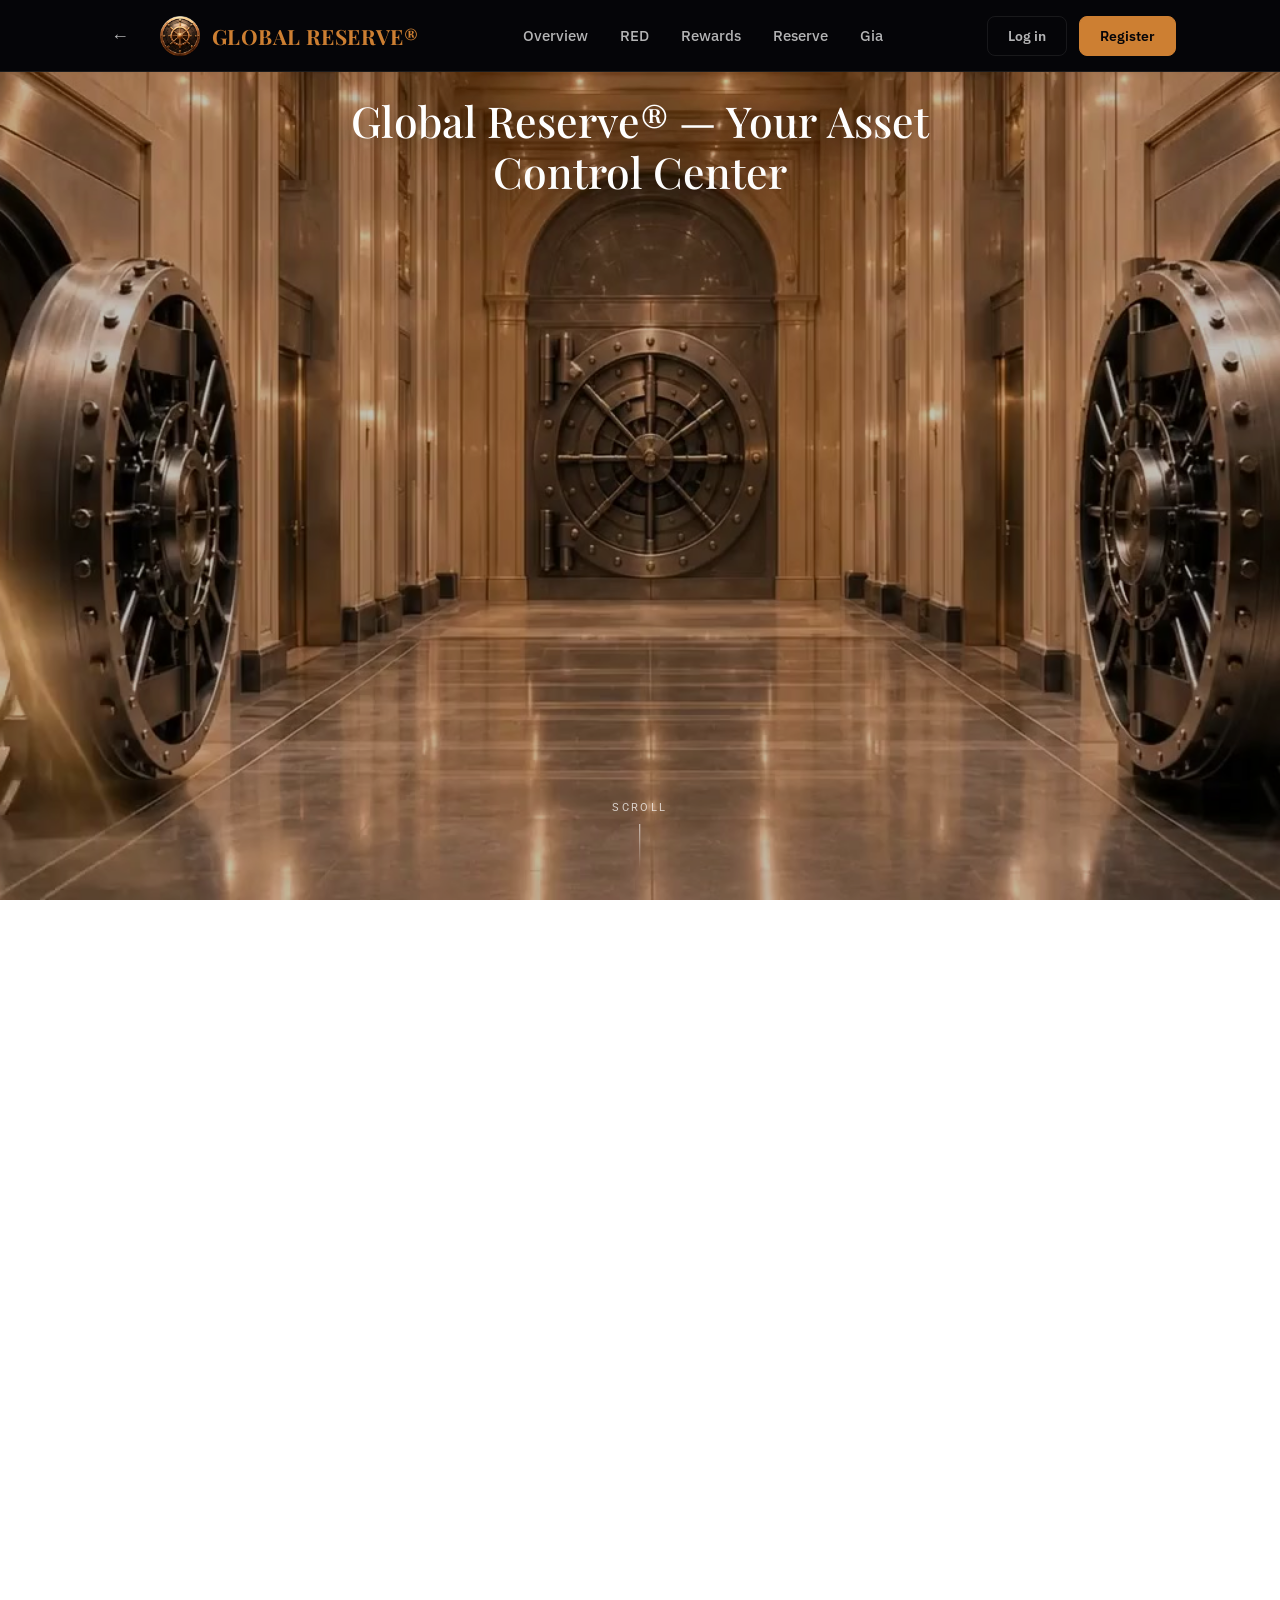
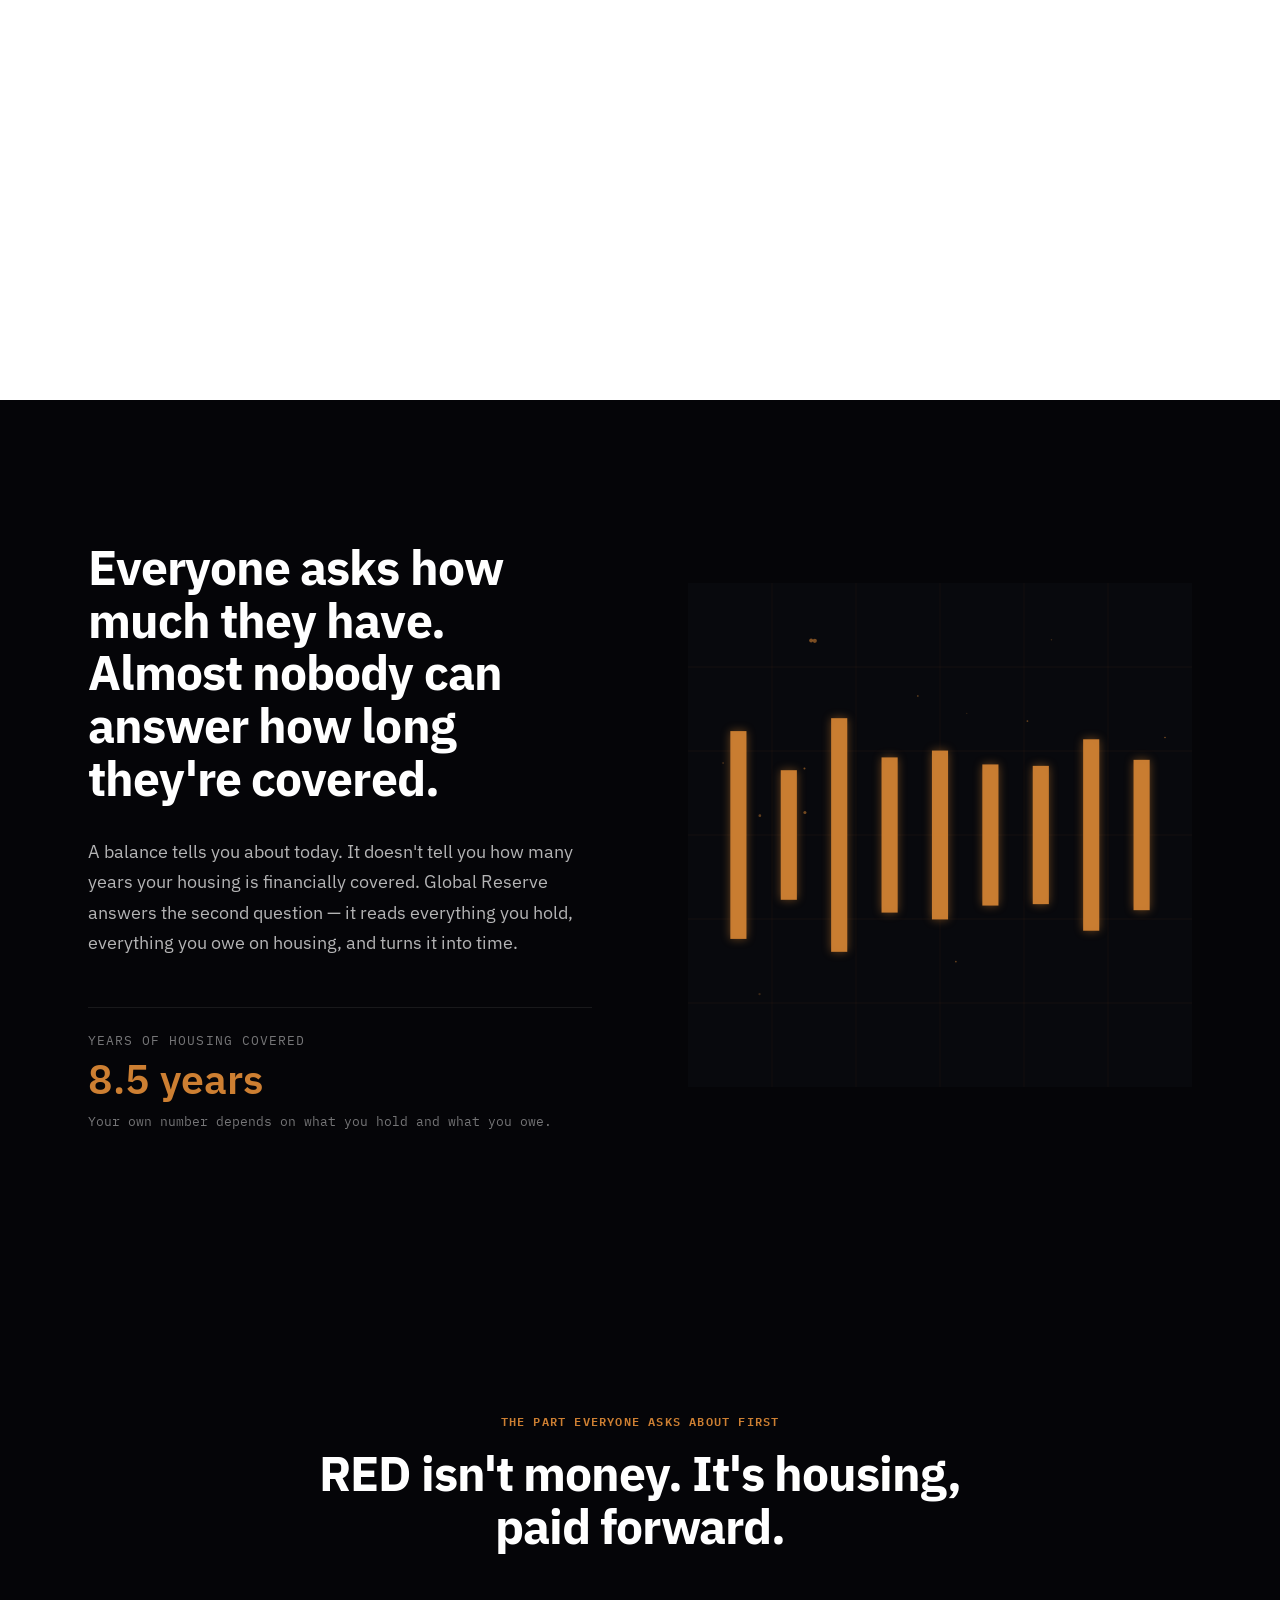
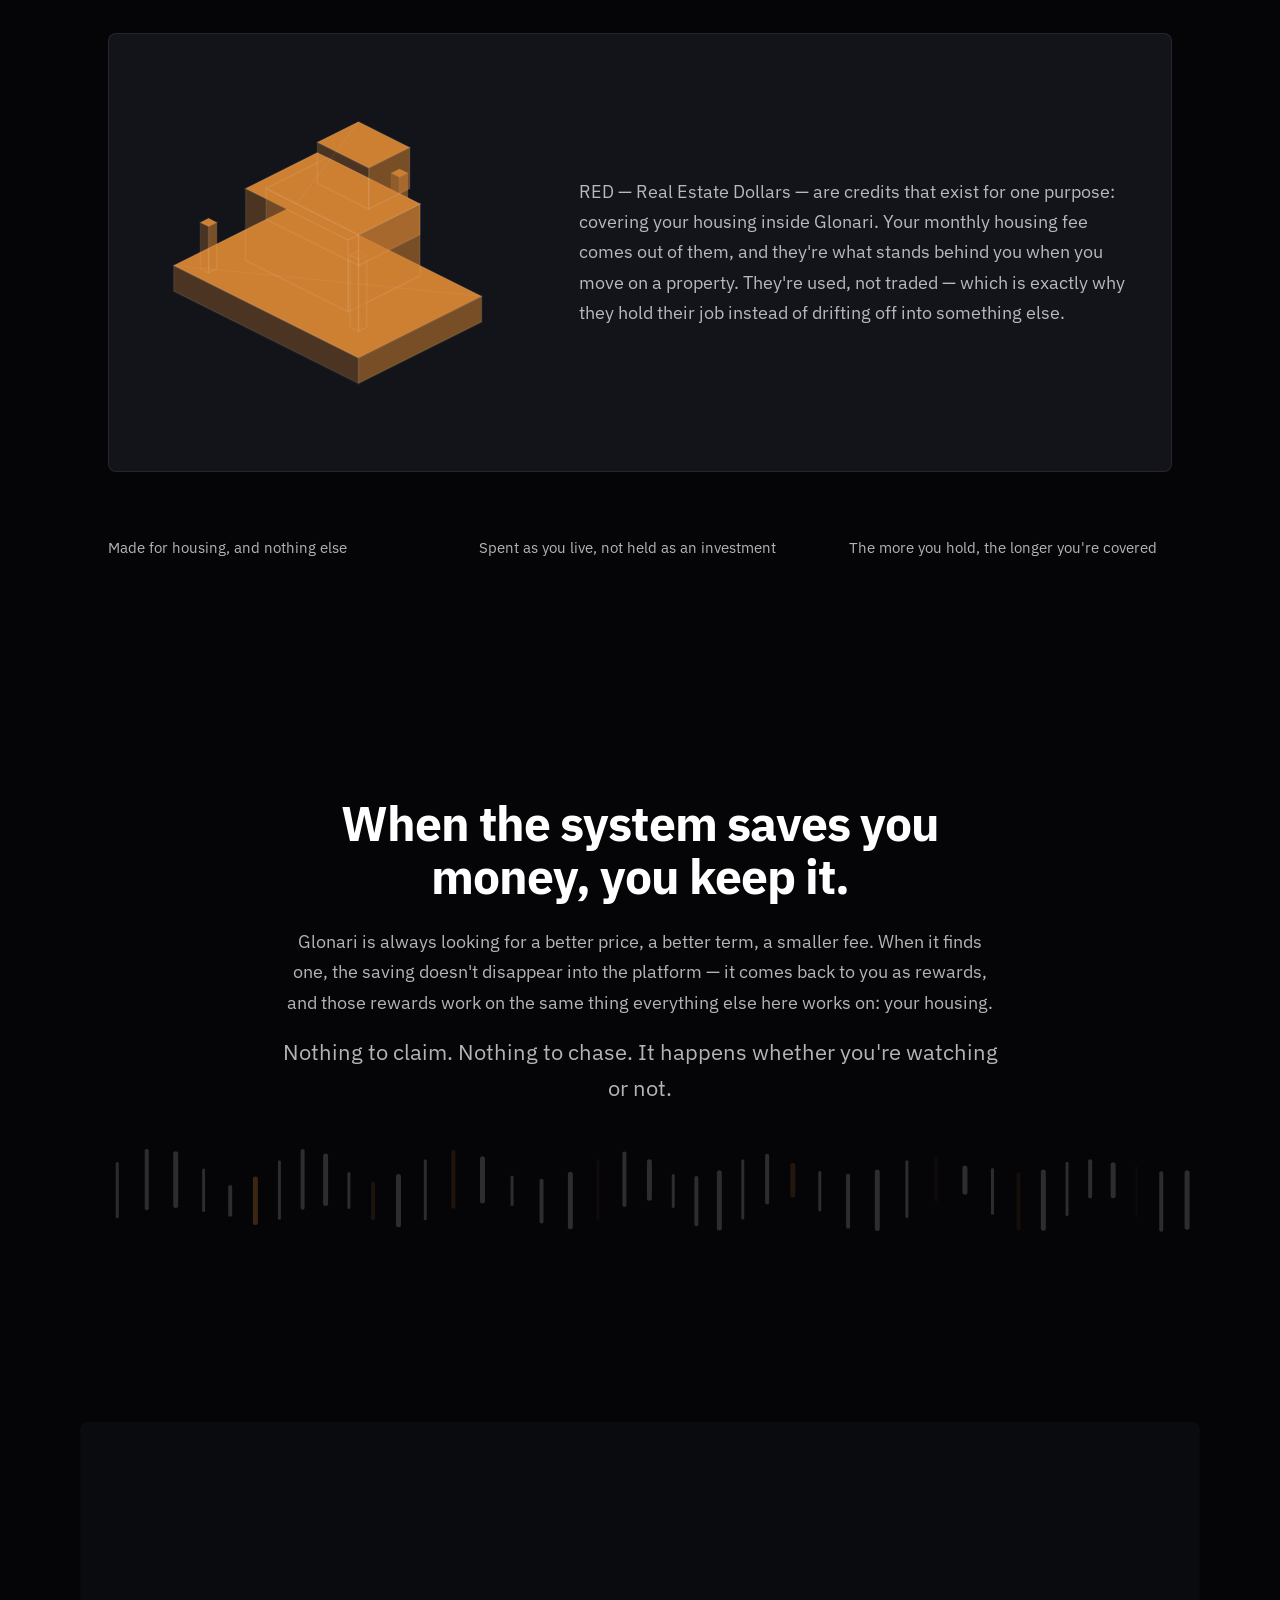
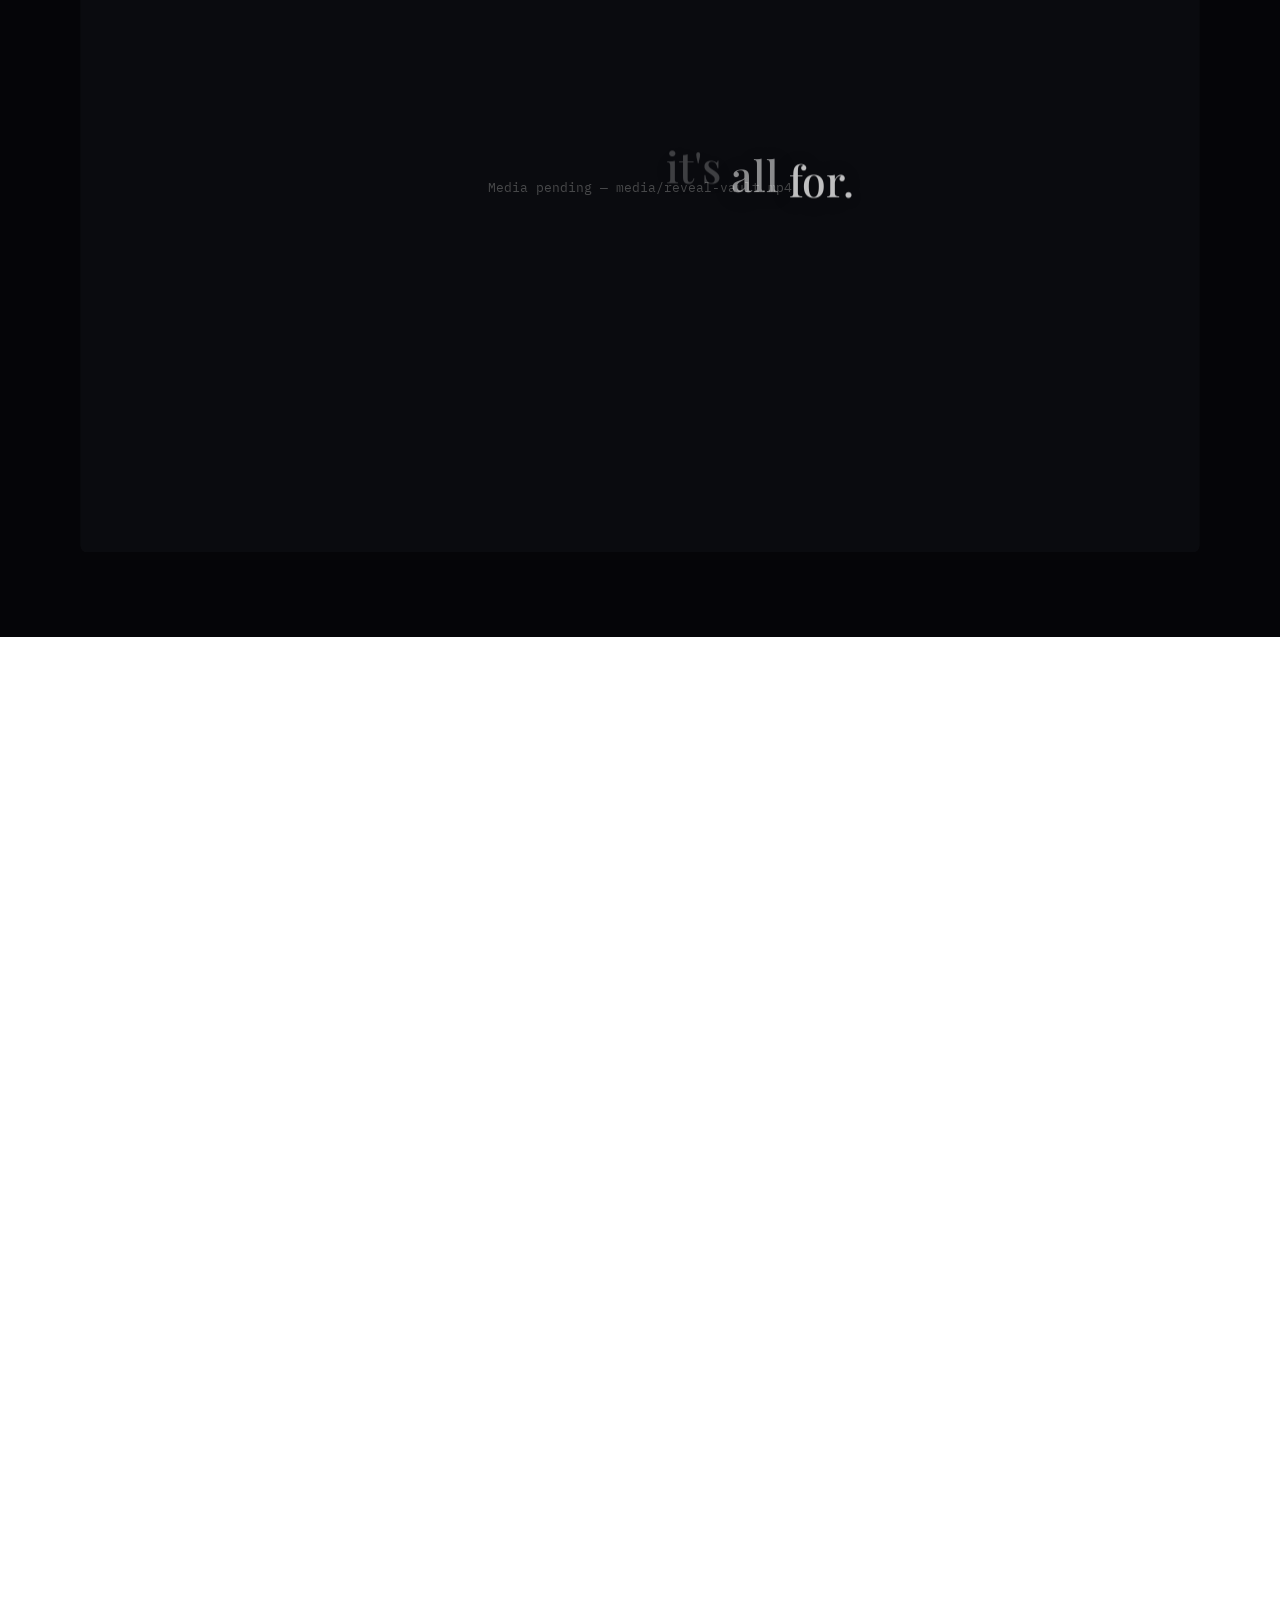
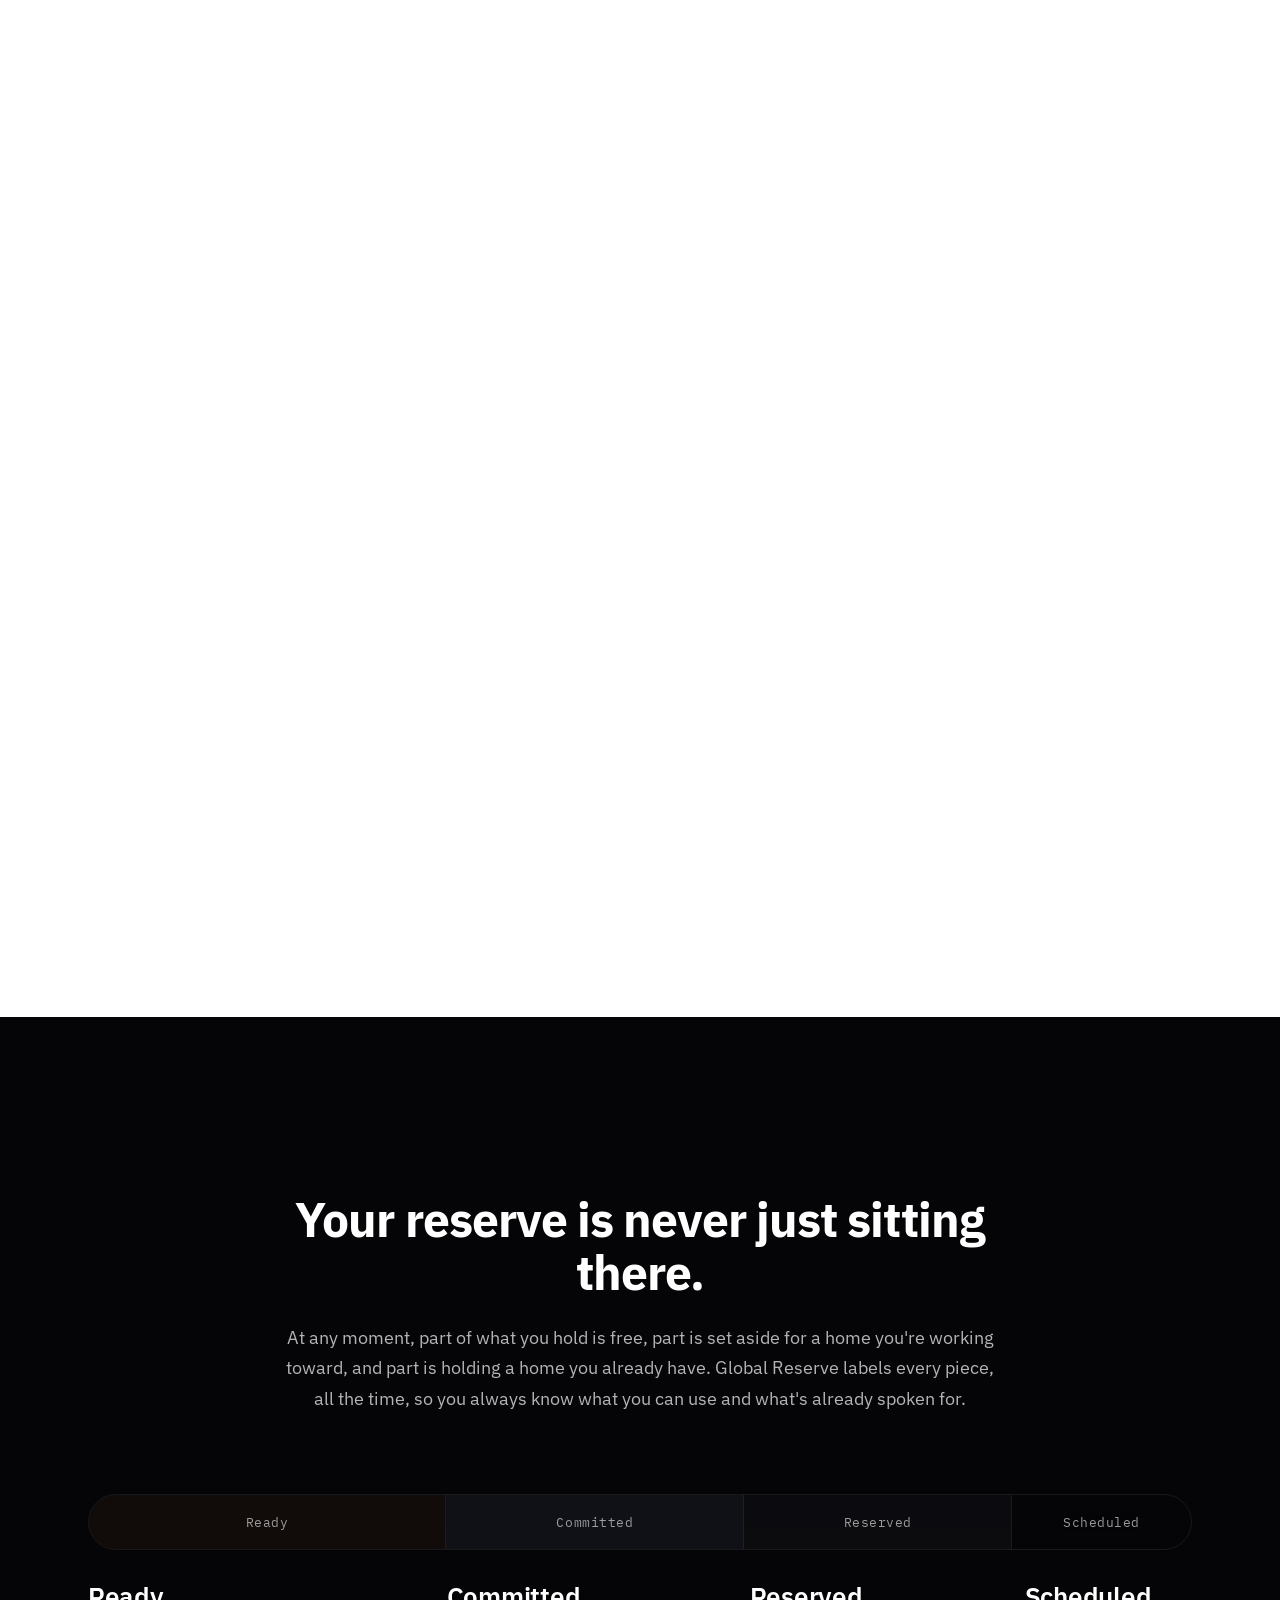
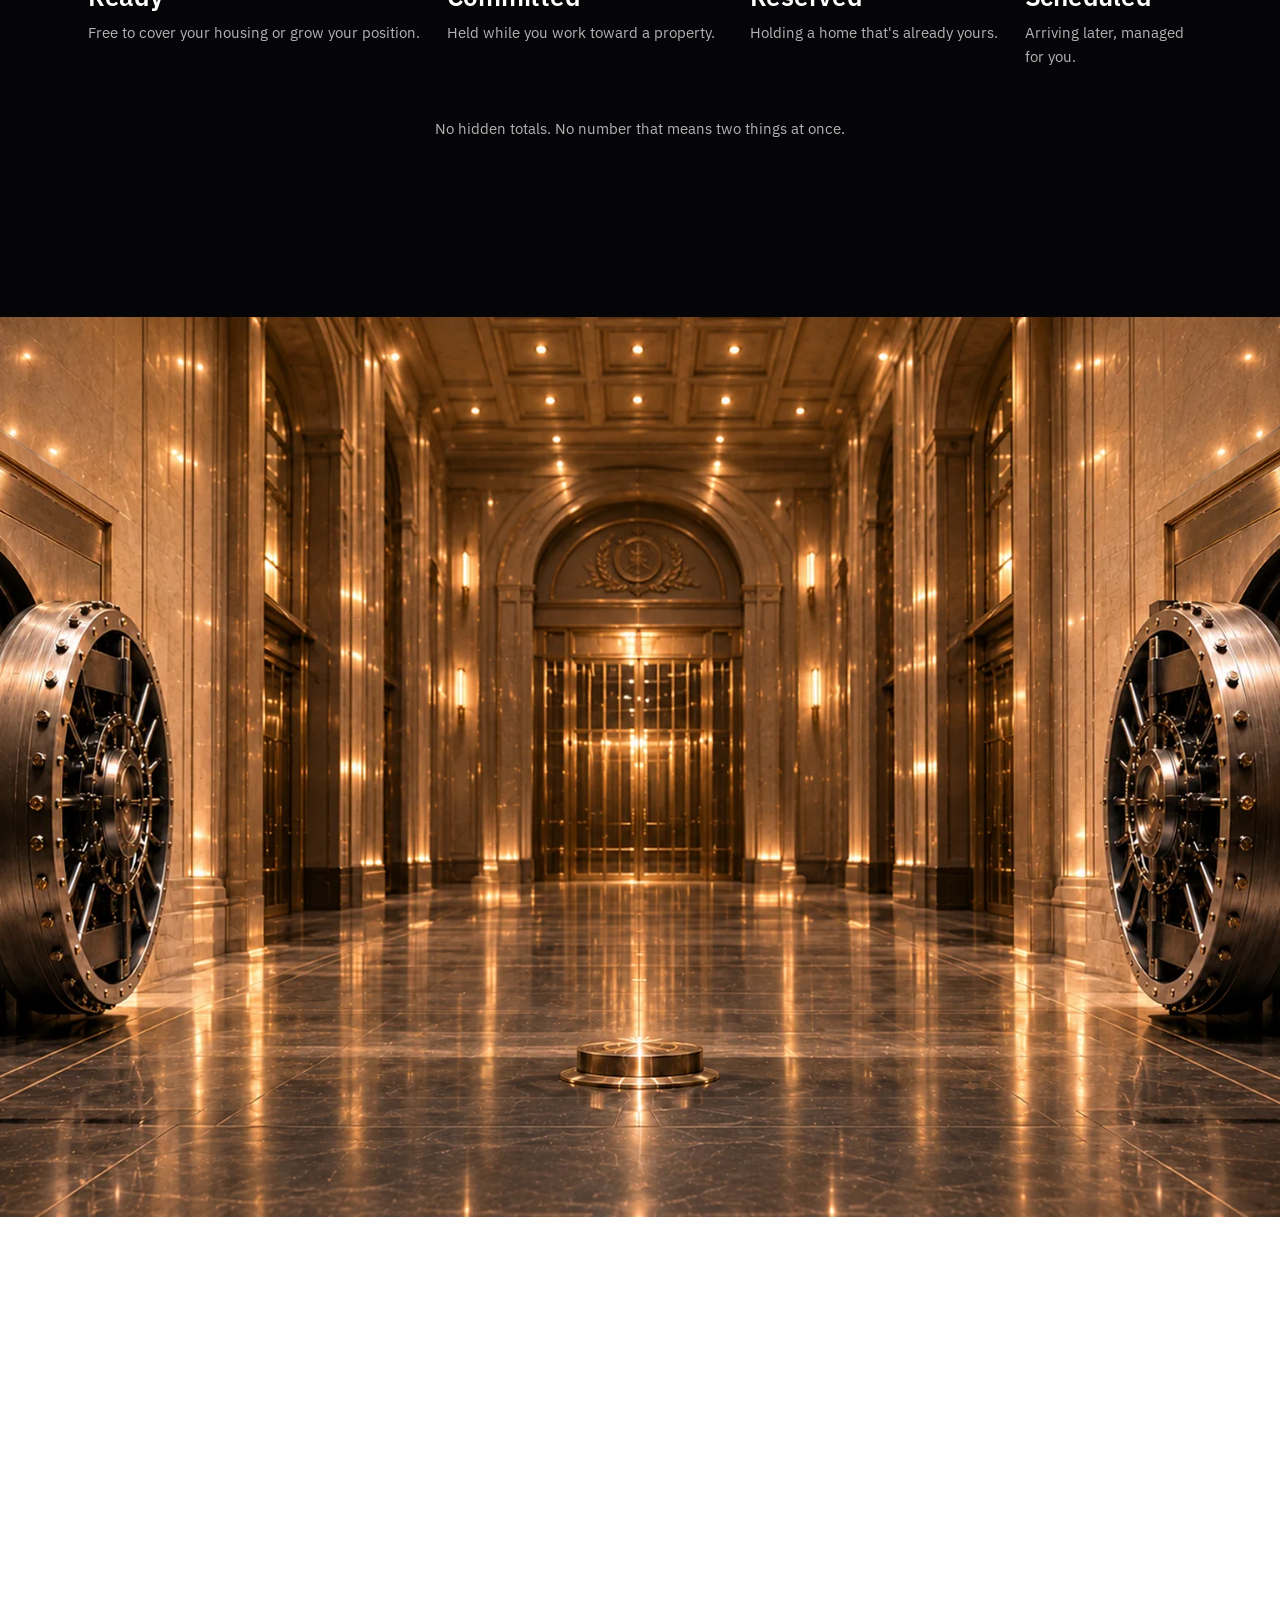
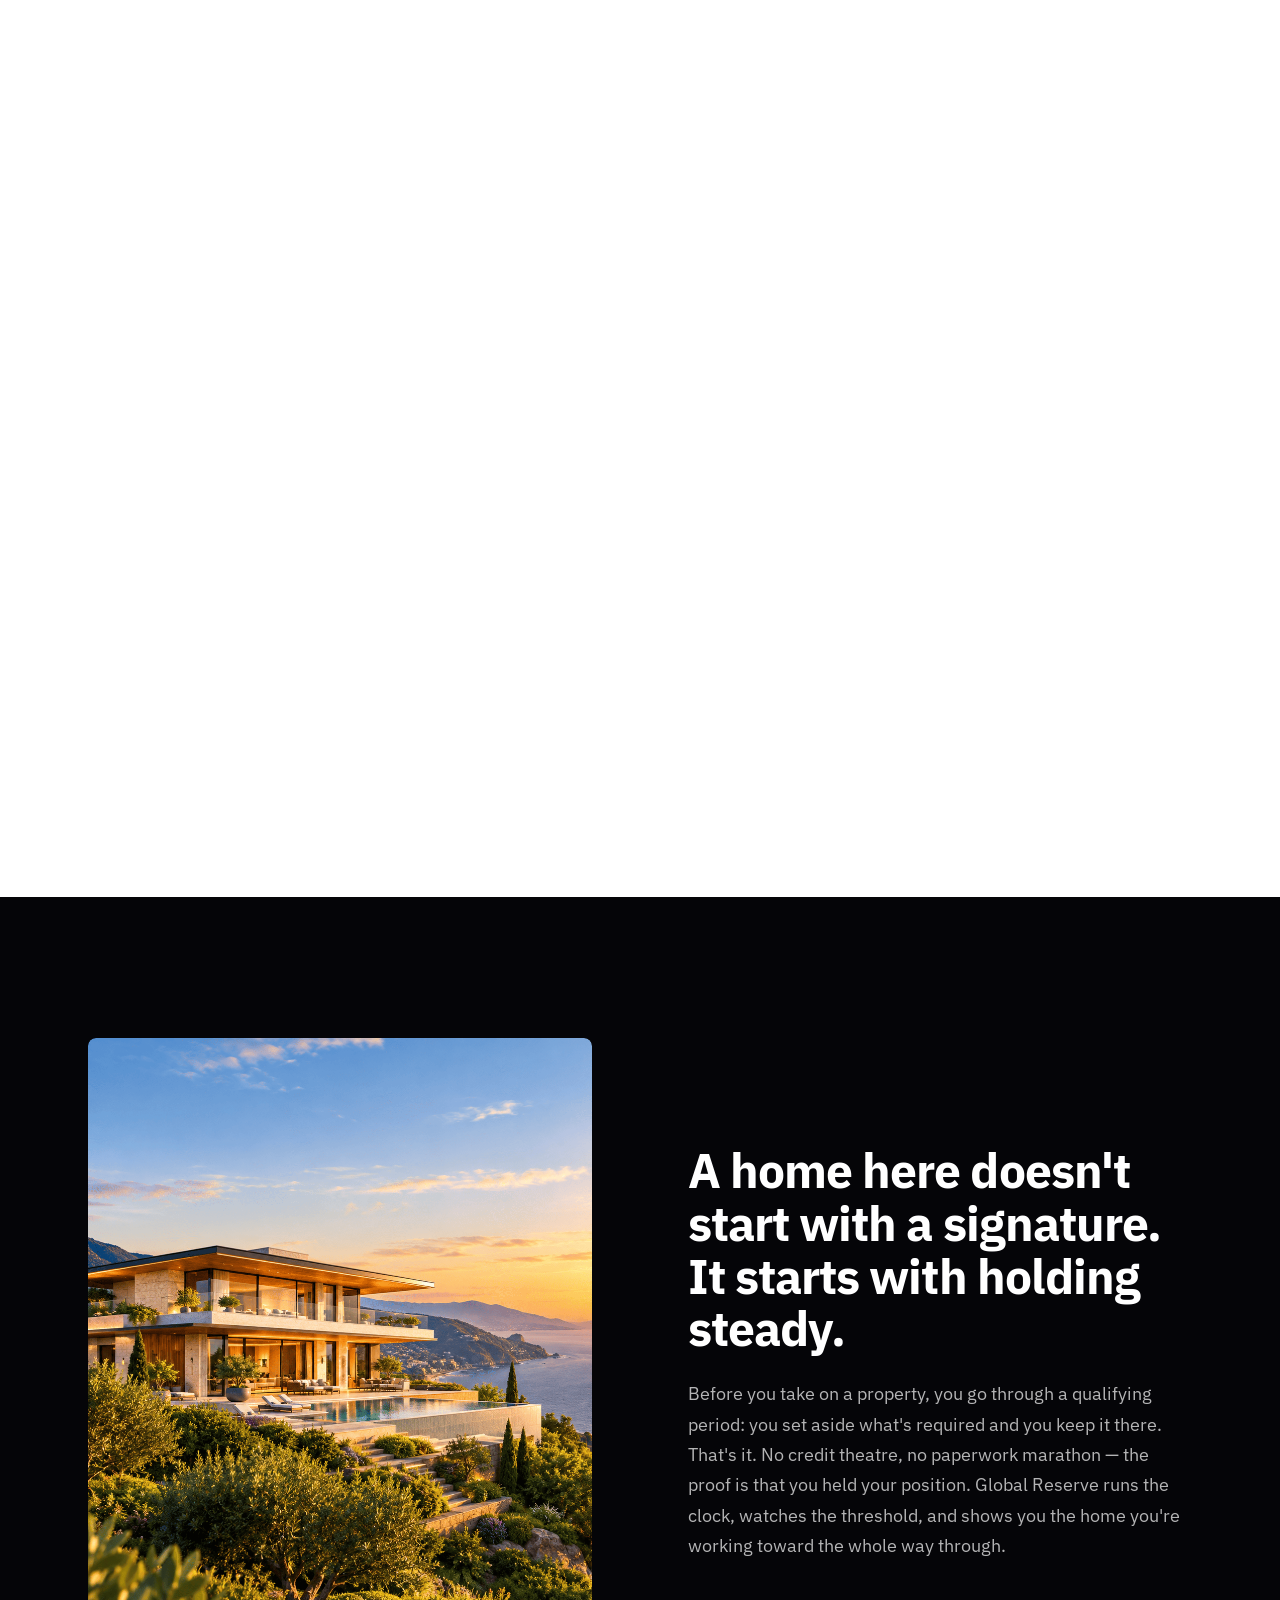
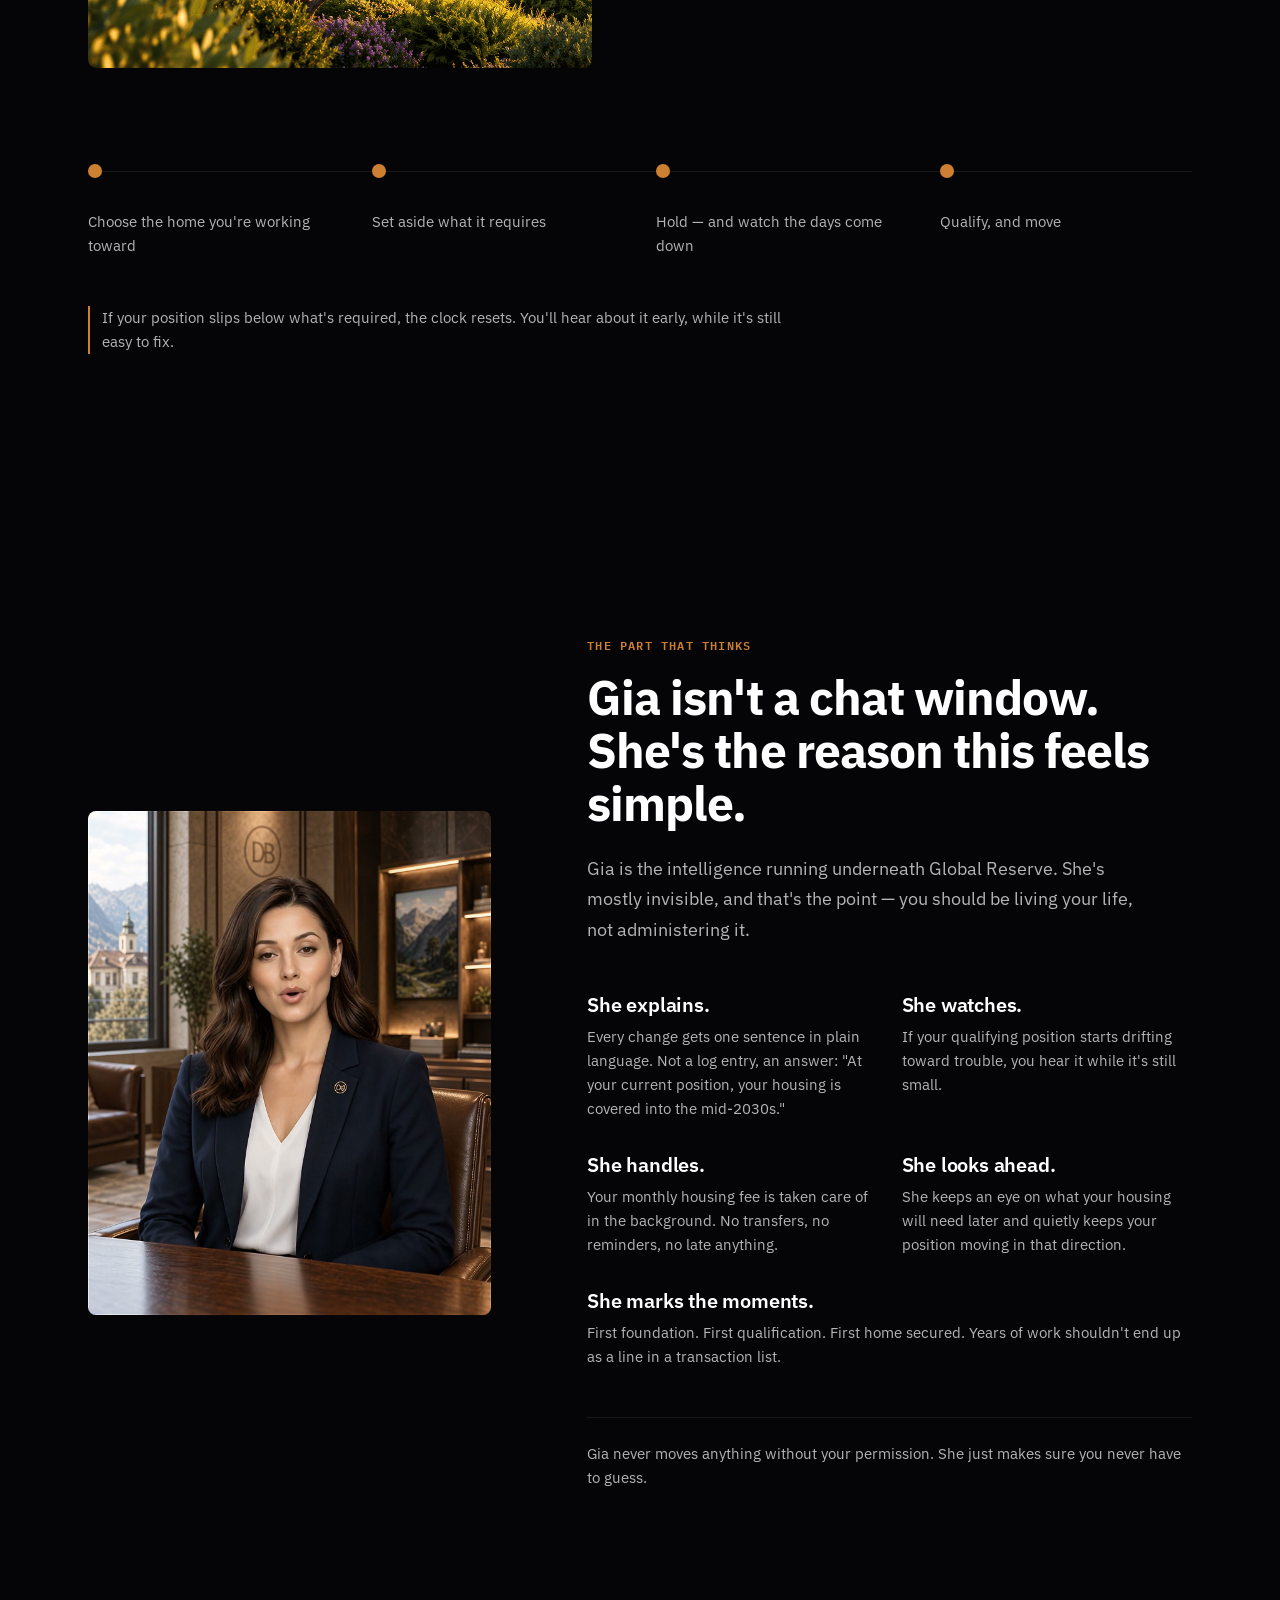
<file: global-reserve/index.html>
<!DOCTYPE html>
<html lang="en">
<head>
  <meta charset="UTF-8">
  <meta name="viewport" content="width=device-width, initial-scale=1.0">
  <title>GLOBAL RESERVE</title>
  <link rel="preconnect" href="https://fonts.googleapis.com">
  <link rel="preconnect" href="https://fonts.gstatic.com" crossorigin>
  <link href="https://fonts.googleapis.com/css2?family=Playfair+Display:wght@500;700&family=IBM+Plex+Sans:wght@400;500;600;700&family=IBM+Plex+Mono:wght@400;500;600&family=Roboto:wght@400;500;600&display=swap" rel="stylesheet">
  <link rel="stylesheet" href="css/tokens.css">
  <link rel="stylesheet" href="css/base.css">
  <link rel="stylesheet" href="css/screens.css">
  <link rel="stylesheet" href="css/reserve-hologram.css">
  <link rel="stylesheet" href="css/site-shell.css">
  <!-- Dark entry veil for the hand-off from the Digital Banker atrium
     (digital-banker/atrium/index.html, whose own #veil is the same #1c1005).
     Replaced the former golden #light-flash (lobby hand-off) on 2026-10-01.
     Inline in <head>, not a linked stylesheet or a JS-added class, so the
     very first paint is already fully opaque — no flash-of-unstyled-content
     gap. Not part of Screen 1: a separate full-viewport layer above
     everything on the page, including .site-header (z-index 2000 vs. its
     1000), so it does not touch the Screen-1-locked markup/CSS/JS this
     project's CLAUDE.md protects. -->
  <style>
    #entry-veil{
      position:fixed;
      inset:0;
      z-index:2000;
      opacity:1;
      pointer-events:none;
      background:#1c1005;
    }
  </style>
</head>
<body>

  <div id="entry-veil" aria-hidden="true"></div>
  <script>
    // Lifts the dark entry veil above once the header/video poster/text
    // underneath have had a moment to render, so the page is revealed in
    // one smooth move instead of a hard cut. Independent of js/scrub.js
    // (Screen 1, locked) and js/site-shell.js.
    (function () {
      var VEIL_HOLD_MS = 90;
      var VEIL_OUT_MS = 300;
      var el = document.getElementById('entry-veil');
      if (!el) return;
      var reduceMotion = window.matchMedia('(prefers-reduced-motion: reduce)').matches;
      window.setTimeout(function () {
        el.style.transition = reduceMotion ? 'none' : 'opacity ' + VEIL_OUT_MS + 'ms ease-out';
        el.style.opacity = '0';
        window.setTimeout(function () { el.remove(); }, reduceMotion ? 0 : VEIL_OUT_MS);
      }, reduceMotion ? 0 : VEIL_HOLD_MS);
    })();
  </script>

  <!-- Global site shell — fixed header, mobile menu, registration and login dialogs -->
  <header class="site-header">
    <div class="container site-header__inner">

      <a class="site-header__back" href="../digital-banker/atrium/index.html" aria-label="Back to Digital Banker atrium">&larr;</a>

      <a class="site-header__brand" href="#screen-1">
        <img src="media/logo/gr-emblem.png" alt="" aria-hidden="true" class="site-header__emblem">
        <span class="site-header__wordmark">GLOBAL RESERVE®</span>
      </a>

      <nav class="site-header__nav" aria-label="Primary navigation">
        <ul class="site-header__nav-list">
          <li><a href="#screen-2">Overview</a></li>
          <li><a href="#screen-3">RED</a></li>
          <li><a href="#screen-4">Rewards</a></li>
          <li><a href="#screen-5-5">Reserve</a></li>
          <li><a href="#screen-7">Gia</a></li>
        </ul>
      </nav>

      <div class="site-header__actions">
        <button type="button" class="site-header__btn site-header__btn--login" data-open-dialog="login-dialog">Log in</button>
        <button type="button" class="site-header__btn site-header__btn--register" data-open-dialog="register-dialog">Register</button>
      </div>

      <button type="button" class="site-header__hamburger" aria-label="Open menu" aria-expanded="false" aria-controls="site-mobile-menu">
        <span class="site-header__hamburger-line" aria-hidden="true"></span>
        <span class="site-header__hamburger-line" aria-hidden="true"></span>
        <span class="site-header__hamburger-line" aria-hidden="true"></span>
      </button>

    </div>

    <div class="site-mobile-menu" id="site-mobile-menu" hidden>
      <nav class="site-mobile-menu__nav" aria-label="Mobile navigation">
        <ul>
          <li><a href="#screen-2">Overview</a></li>
          <li><a href="#screen-3">RED</a></li>
          <li><a href="#screen-4">Rewards</a></li>
          <li><a href="#screen-5-5">Reserve</a></li>
          <li><a href="#screen-7">Gia</a></li>
        </ul>
      </nav>
      <div class="site-mobile-menu__actions">
        <button type="button" class="site-header__btn site-header__btn--login" data-open-dialog="login-dialog">Log in</button>
        <button type="button" class="site-header__btn site-header__btn--register" data-open-dialog="register-dialog">Register</button>
      </div>
    </div>
  </header>

  <dialog class="site-dialog" id="register-dialog" aria-labelledby="register-dialog-title">
    <button type="button" class="site-dialog__close" data-close-dialog aria-label="Close registration dialog">
      <svg viewBox="0 0 24 24" width="18" height="18" fill="none" stroke="currentColor" stroke-width="1.8" stroke-linecap="round" aria-hidden="true" focusable="false">
        <line x1="4" y1="4" x2="20" y2="20"></line>
        <line x1="20" y1="4" x2="4" y2="20"></line>
      </svg>
    </button>
    <h2 class="site-dialog__title" id="register-dialog-title">Create your account</h2>
    <form class="site-dialog__form" id="register-form" novalidate>
      <div class="site-dialog__field">
        <label for="register-name">Full name</label>
        <input type="text" id="register-name" name="name" required autocomplete="name">
      </div>
      <div class="site-dialog__field">
        <label for="register-email">Email</label>
        <input type="email" id="register-email" name="email" required autocomplete="email">
      </div>
      <div class="site-dialog__field">
        <label for="register-password">Password</label>
        <input type="password" id="register-password" name="password" required minlength="8" autocomplete="new-password">
      </div>
      <div class="site-dialog__field">
        <label for="register-confirm-password">Confirm password</label>
        <input type="password" id="register-confirm-password" name="confirm-password" required minlength="8" autocomplete="new-password" aria-describedby="register-password-error">
        <p class="site-dialog__error" id="register-password-error" role="alert" hidden>Passwords do not match.</p>
      </div>
      <div class="site-dialog__checkbox-field">
        <input type="checkbox" id="register-agree" name="agree" required>
        <label for="register-agree">I agree to the <a href="#" class="placeholder-link">Terms</a> and <a href="#" class="placeholder-link">Privacy Policy</a></label>
      </div>
      <button type="submit" class="site-dialog__submit">Create Account</button>
      <p class="site-dialog__result" id="register-result" role="status" hidden>Form validated successfully. No account has been created.</p>
    </form>
  </dialog>

  <dialog class="site-dialog" id="login-dialog" aria-labelledby="login-dialog-title">
    <button type="button" class="site-dialog__close" data-close-dialog aria-label="Close login dialog">
      <svg viewBox="0 0 24 24" width="18" height="18" fill="none" stroke="currentColor" stroke-width="1.8" stroke-linecap="round" aria-hidden="true" focusable="false">
        <line x1="4" y1="4" x2="20" y2="20"></line>
        <line x1="20" y1="4" x2="4" y2="20"></line>
      </svg>
    </button>
    <h2 class="site-dialog__title" id="login-dialog-title">Log in</h2>
    <form class="site-dialog__form" id="login-form" novalidate>
      <div class="site-dialog__field">
        <label for="login-email">Email</label>
        <input type="email" id="login-email" name="email" required autocomplete="email">
      </div>
      <div class="site-dialog__field">
        <label for="login-password">Password</label>
        <input type="password" id="login-password" name="password" required autocomplete="current-password">
      </div>
      <button type="submit" class="site-dialog__submit">Log in</button>
      <p class="site-dialog__result" id="login-result" role="status" hidden>Demo only. Sign-in is not connected yet.</p>
    </form>
  </dialog>

  <!-- Screen 1 — Hero. Scroll-driven video with per-word text animation. -->
  <section id="screen-1" data-screen="hero" class="section-performance">
    <div class="chapters-wrapper">
      <div class="chapters">

        <!-- Video is loaded via JS as a blob for guaranteed full buffering -->
        <div class="video-container">
          <video id="scrub-video" muted playsinline poster="media/hero-vault-poster.jpg"></video>
        </div>

        <!-- Text overlays for the Global Reserve screen, timed to video progress -->
        <div class="text-overlay">
          <div class="text-block text-block-1" id="text-block-1">
            <p>Global Reserve® — Your Asset Control Center</p>
          </div>
          <div class="text-block text-block-2" id="text-block-2">
            <p>Think of it as the smart hub behind your Glonari participation — one place that tracks your housing payments, rewards, and reserves, so you don't have to juggle them yourself.</p>
          </div>

          <!-- Scroll hint (Section 5.1) -- was specified but never actually
               implemented. Added now using the same fixed visual language
               and progress-based fade as digital-banker/gia/index.html's
               own .cue, opacity driven from this screen's own local scroll
               progress (js/scrub.js's getProgress(), scoped to
               .chapters-wrapper) rather than the whole 10-screen page. -->
          <div class="scroll-cue" id="scroll-cue" aria-hidden="true">
            <span>Scroll</span>
            <span class="scroll-cue__line"></span>
          </div>
        </div>

      </div>
    </div>
  </section>

  <!-- Screen 2 — The Question -->
  <section id="screen-2" data-screen="question">
    <div class="container screen-question__container">

      <div class="screen-question__text">
        <h2 class="screen-question__heading">Everyone asks how much they have.<br>Almost nobody can answer how long they're covered.</h2>
        <p class="screen-question__body">A balance tells you about today. It doesn't tell you how many years your housing is financially covered. Global Reserve answers the second question — it reads everything you hold, everything you owe on housing, and turns it into time.</p>
        <div class="screen-question__stat">
          <p class="screen-question__stat-label">Years of housing covered</p>
          <p class="screen-question__stat-value">8.5 years</p>
          <p class="screen-question__caption">Your own number depends on what you hold and what you owe.</p>
        </div>
      </div>

      <div class="media-slot screen-question__media" data-slot="--media-question" aria-hidden="true">
        <canvas class="screen-question__canvas" aria-hidden="true"></canvas>
      </div>

    </div>
  </section>

  <!-- Screen 3 — What RED actually is -->
  <section id="screen-3" data-screen="red">
    <div class="container screen-red__container">

      <div class="screen-red__header">
        <p class="screen-red__eyebrow">THE PART EVERYONE ASKS ABOUT FIRST</p>
        <h2 class="screen-red__heading">RED isn't money. It's housing, paid forward.</h2>
      </div>

      <div class="screen-red__card">
        <div class="media-slot screen-red__media" data-slot="--media-red" aria-hidden="true">
          <svg class="screen-red__illustration" viewBox="0 0 800 800" aria-hidden="true" focusable="false">
            <g transform="translate(400,400) scale(1.1) translate(-400,-495)">

              <!-- foundation platform -->
              <polygon class="screen-red__face screen-red__face--left" points="100,570 460,750 460,700 100,520" />
              <polygon class="screen-red__face screen-red__face--right" points="700,630 460,750 460,700 700,580" />
              <polygon class="screen-red__face screen-red__face--top" points="340,400 700,580 460,700 100,520" />

              <!-- corner support post -->
              <polygon class="screen-red__face screen-red__face--left" points="152,526 168,534 168,444 152,436" />
              <polygon class="screen-red__face screen-red__face--right" points="184,526 168,534 168,444 184,436" />
              <polygon class="screen-red__face screen-red__face--top" points="168,428 184,436 168,444 152,436" />

              <!-- core volume -->
              <polygon class="screen-red__face screen-red__face--left" points="240,510 440,610 440,470 240,370" />
              <polygon class="screen-red__face screen-red__face--right" points="580,540 440,610 440,470 580,400" />
              <polygon class="screen-red__face screen-red__face--top" points="380,300 580,400 440,470 240,370" />

              <!-- back support post -->
              <polygon class="screen-red__face screen-red__face--left" points="524,400 540,408 540,348 524,340" />
              <polygon class="screen-red__face screen-red__face--right" points="556,400 540,408 540,348 556,340" />
              <polygon class="screen-red__face screen-red__face--top" points="540,332 556,340 540,348 524,340" />

              <!-- cantilever support post -->
              <polygon class="screen-red__face screen-red__face--left" points="444,640 460,648 460,508 444,500" />
              <polygon class="screen-red__face screen-red__face--right" points="476,640 460,648 460,508 476,500" />
              <polygon class="screen-red__face screen-red__face--top" points="460,492 476,500 460,508 444,500" />

              <!-- cantilevered slab -->
              <polygon class="screen-red__face screen-red__face--left" points="280,430 460,520 460,460 280,370" />
              <polygon class="screen-red__face screen-red__face--right" points="580,460 460,520 460,460 580,400" />
              <polygon class="screen-red__face screen-red__face--top" points="400,310 580,400 460,460 280,370" />

              <!-- top cap -->
              <polygon class="screen-red__face screen-red__face--left" points="380,360 480,410 480,330 380,280" />
              <polygon class="screen-red__face screen-red__face--right" points="560,370 480,410 480,330 560,290" />
              <polygon class="screen-red__face screen-red__face--top" points="460,240 560,290 480,330 380,280" />

              <!-- assembly guides -->
              <line class="screen-red__guide" x1="340" y1="400" x2="460" y2="240" />
              <line class="screen-red__guide" x1="100" y1="520" x2="700" y2="580" />

            </g>
          </svg>
        </div>
        <p class="screen-red__body">RED — Real Estate Dollars — are credits that exist for one purpose: covering your housing inside Glonari. Your monthly housing fee comes out of them, and they're what stands behind you when you move on a property. They're used, not traded — which is exactly why they hold their job instead of drifting off into something else.</p>
      </div>

      <div class="screen-red__lines">
        <p class="screen-red__line">Made for housing, and nothing else</p>
        <p class="screen-red__line">Spent as you live, not held as an investment</p>
        <p class="screen-red__line">The more you hold, the longer you're covered</p>
      </div>

    </div>
  </section>

  <!-- Screen 4 — Rewards -->
  <section id="screen-4" data-screen="rewards">
    <div class="container screen-rewards__container">

      <h2 class="screen-rewards__heading">When the system saves you money, you keep it.</h2>
      <p class="screen-rewards__body">Glonari is always looking for a better price, a better term, a smaller fee. When it finds one, the saving doesn't disappear into the platform — it comes back to you as rewards, and those rewards work on the same thing everything else here works on: your housing.</p>
      <p class="screen-rewards__lead">Nothing to claim. Nothing to chase. It happens whether you're watching or not.</p>

      <div class="media-slot screen-rewards__strip" data-slot="--media-counter" aria-hidden="true">
        <canvas class="screen-rewards__canvas" aria-hidden="true"></canvas>
      </div>

    </div>
  </section>

  <!-- Screen 4.5 — scroll-controlled video reveal (Section 5.4a) -->
  <section id="screen-4-5" data-screen="reveal" class="section-performance">
    <div class="reveal-wrapper">
      <div class="reveal-sticky">
        <div class="reveal-frame">
          <video class="reveal-video" src="media/reveal-vault.mp4" autoplay muted loop playsinline preload="auto" aria-hidden="true"></video>
          <div class="reveal-fallback" data-slot="--media-reveal" aria-hidden="true" hidden>
            <p>Media pending — media/reveal-vault.mp4</p>
          </div>
          <div class="reveal-overlay" aria-hidden="true"></div>
        </div>
        <div class="reveal-text">
          <h2 class="reveal-headline">This is what it's all for.</h2>
        </div>
      </div>
    </div>
  </section>

  <!-- Screen 5 — What your reserve is doing right now -->
  <section id="screen-5" data-screen="states">
    <div class="container screen-states__container">

      <div class="screen-states__header">
        <h2 class="screen-states__heading">Your reserve is never just sitting there.</h2>
        <p class="screen-states__body">At any moment, part of what you hold is free, part is set aside for a home you're working toward, and part is holding a home you already have. Global Reserve labels every piece, all the time, so you always know what you can use and what's already spoken for.</p>
      </div>

      <div class="state-bar" aria-hidden="true">
        <div class="state-bar__segment state-bar__segment--ready">
          <span class="state-bar__label">Ready</span>
        </div>
        <div class="state-bar__segment state-bar__segment--committed">
          <span class="state-bar__label">Committed</span>
        </div>
        <div class="state-bar__segment state-bar__segment--reserved">
          <span class="state-bar__label">Reserved</span>
        </div>
        <div class="state-bar__segment state-bar__segment--scheduled">
          <span class="state-bar__label">Scheduled</span>
        </div>
      </div>

      <div class="screen-states__columns">
        <div class="screen-states__column">
          <p class="screen-states__column-title">Ready</p>
          <p class="screen-states__column-text">Free to cover your housing or grow your position.</p>
        </div>
        <div class="screen-states__column">
          <p class="screen-states__column-title">Committed</p>
          <p class="screen-states__column-text">Held while you work toward a property.</p>
        </div>
        <div class="screen-states__column">
          <p class="screen-states__column-title">Reserved</p>
          <p class="screen-states__column-text">Holding a home that's already yours.</p>
        </div>
        <div class="screen-states__column">
          <p class="screen-states__column-title">Scheduled</p>
          <p class="screen-states__column-text">Arriving later, managed for you.</p>
        </div>
      </div>

      <p class="screen-states__closing">No hidden totals. No number that means two things at once.</p>

    </div>
  </section>

  <!-- Screen 5.5 — Reserve Hologram in the Vault (Section 5.5a)
       Design-system exception: the internal panel below is a near-literal
       transplant of references/reserve-hologram-panel-source/ (structure,
       geometry, colors, Roboto type, and decorative assets) per the current
       task's explicit, scoped exception in GLOBAL-RESERVE-DESIGN-SYSTEM.md.
       Nothing outside this panel uses Roboto or these coordinates. -->
  <section id="screen-5-5" data-screen="reserve-demo">
    <div class="reserve-hologram__wrapper">
      <div class="reserve-hologram__sticky">

        <div class="reserve-hologram__bg" aria-hidden="true">
          <img class="reserve-hologram__bg-img" src="media/reserve-hologram-bg.webp" alt="" width="1920" height="1080" loading="lazy">
        </div>

        <!-- Single 1920x1080 scene: background, panel, beam, and glow all
             live in one coordinate space so they crop/scale together like
             one "cover" image and stay pixel-locked to each other. -->
        <div class="reserve-hologram__stage">

          <div class="reserve-hologram__beam" aria-hidden="true">
            <svg class="reserve-hologram__beam-svg" viewBox="0 0 380 90" preserveAspectRatio="none" focusable="false">
              <defs>
                <linearGradient id="rh-beam-fill" x1="0" y1="0" x2="0" y2="90" gradientUnits="userSpaceOnUse">
                  <stop offset="0" stop-color="rgba(130,192,250,0.32)"></stop>
                  <stop offset="1" stop-color="rgba(226,240,255,0.7)"></stop>
                </linearGradient>
                <linearGradient id="rh-beam-core" x1="0" y1="0" x2="0" y2="90" gradientUnits="userSpaceOnUse">
                  <stop offset="0" stop-color="rgba(226,240,255,0.12)"></stop>
                  <stop offset="1" stop-color="rgba(255,255,255,0.9)"></stop>
                </linearGradient>
              </defs>
              <polygon class="reserve-hologram__beam-cone" points="0,0 380,0 208,90 172,90" fill="url(#rh-beam-fill)"></polygon>
              <polygon class="reserve-hologram__beam-core" points="150,0 230,0 198,90 182,90" fill="url(#rh-beam-core)"></polygon>
              <line class="reserve-hologram__beam-edge" x1="0" y1="0" x2="172" y2="90"></line>
              <line class="reserve-hologram__beam-edge" x1="380" y1="0" x2="208" y2="90"></line>
            </svg>
          </div>

          <div class="reserve-hologram__base-glow" aria-hidden="true">
            <div class="reserve-hologram__floor-glow"></div>
            <div class="reserve-hologram__base-bloom"></div>
          </div>

          <div class="reserve-hologram__panel">

            <div class="reserve-hologram__panel-bg" aria-hidden="true">
              <div class="reserve-hologram__panel-bg-glow"></div>
              <div class="reserve-hologram__panel-bg-gradient"></div>
            </div>

            <div class="reserve-hologram__panel-clip">
              <div class="reserve-hologram__panel-container">

                <header class="reserve-hologram__header-block">
                  <div class="reserve-hologram__header-elements" aria-hidden="true">
                    <img src="media/reserve-hologram/header-lines.svg" alt="" class="reserve-hologram__header-lines-img">
                  </div>
                  <div class="reserve-hologram__header-inner">
                    <p class="reserve-hologram__eyebrow">GLOBAL RESERVE®</p>
                    <div class="reserve-hologram__header-text">
                      <h2 class="reserve-hologram__heading">Your reserve at a glance</h2>
                      <p class="reserve-hologram__disclaimer">Example interface — not your account.</p>
                    </div>
                  </div>
                </header>

                <div class="reserve-hologram__general-section">

                  <div class="reserve-hologram__left-states">
                    <div class="reserve-hologram__stat" data-state="ready">
                      <p class="reserve-hologram__stat-label">Ready</p>
                      <p class="reserve-hologram__stat-value">$42,800</p>
                      <p class="reserve-hologram__stat-caption">Free to use today</p>
                    </div>
                    <div class="reserve-hologram__stat" data-state="scheduled">
                      <p class="reserve-hologram__stat-label">Scheduled</p>
                      <p class="reserve-hologram__stat-value">90 days</p>
                      <p class="reserve-hologram__stat-caption">Arriving on its own timeline</p>
                    </div>
                  </div>

                  <div class="reserve-hologram__ring">
                    <div class="reserve-hologram__ring-circle" aria-hidden="true">
                      <img src="media/reserve-hologram/progress-ring.svg" alt="" class="reserve-hologram__ring-img">
                    </div>
                    <div class="reserve-hologram__ring-text">
                      <p class="reserve-hologram__ring-percent">82%</p>
                      <p class="reserve-hologram__ring-label">Ready</p>
                    </div>
                  </div>

                  <div class="reserve-hologram__right-states">
                    <div class="reserve-hologram__stat" data-state="reserved">
                      <p class="reserve-hologram__stat-label">Reserved</p>
                      <p class="reserve-hologram__stat-value">$18,000</p>
                      <p class="reserve-hologram__stat-caption">Holding a home you already have</p>
                    </div>
                    <div class="reserve-hologram__stat" data-state="committed">
                      <p class="reserve-hologram__stat-label">Committed</p>
                      <p class="reserve-hologram__stat-value">78%</p>
                      <p class="reserve-hologram__stat-caption reserve-hologram__stat-caption--narrow">Toward a property you're<br>working on</p>
                    </div>
                  </div>

                  <div class="reserve-hologram__divider reserve-hologram__divider--left" aria-hidden="true">
                    <img src="media/reserve-hologram/divider-lines.svg" alt="" class="reserve-hologram__divider-img">
                  </div>
                  <div class="reserve-hologram__divider reserve-hologram__divider--right" aria-hidden="true">
                    <img src="media/reserve-hologram/divider-lines.svg" alt="" class="reserve-hologram__divider-img">
                  </div>

                </div>

                <footer class="reserve-hologram__footer">
                  <p class="reserve-hologram__footer-text">Explore the example</p>
                  <img src="media/reserve-hologram/footer-underline.svg" alt="" class="reserve-hologram__footer-underline-img">
                </footer>

              </div>
            </div>
          </div>

        </div>

      </div>
    </div>
  </section>

  <!-- Screen 6 — The path to a home -->
  <section id="screen-6" data-screen="path">
    <div class="container screen-path__container">

      <div class="screen-path__split">
        <div class="media-slot screen-path__media" data-slot="--media-home">
          <img class="screen-path__img" src="media/home.png" alt="A modern hillside villa with an infinity pool overlooking the coast at sunset" width="1254" height="1254" loading="lazy">
        </div>

        <div class="screen-path__text">
          <h2 class="screen-path__heading">A home here doesn't start with a signature.<br>It starts with holding steady.</h2>
          <p class="screen-path__body">Before you take on a property, you go through a qualifying period: you set aside what's required and you keep it there. That's it. No credit theatre, no paperwork marathon — the proof is that you held your position. Global Reserve runs the clock, watches the threshold, and shows you the home you're working toward the whole way through.</p>
        </div>
      </div>

      <ol class="screen-path__stepper">
        <li class="screen-path__step">
          <span class="screen-path__step-marker" aria-hidden="true"></span>
          <span class="screen-path__step-label">Choose the home you're working toward</span>
        </li>
        <li class="screen-path__step">
          <span class="screen-path__step-marker" aria-hidden="true"></span>
          <span class="screen-path__step-label">Set aside what it requires</span>
        </li>
        <li class="screen-path__step">
          <span class="screen-path__step-marker" aria-hidden="true"></span>
          <span class="screen-path__step-label">Hold — and watch the days come down</span>
        </li>
        <li class="screen-path__step">
          <span class="screen-path__step-marker" aria-hidden="true"></span>
          <span class="screen-path__step-label">Qualify, and move</span>
        </li>
      </ol>

      <p class="screen-path__note">If your position slips below what's required, the clock resets. You'll hear about it early, while it's still easy to fix.</p>

    </div>
  </section>

  <!-- Screen 7 — Gia -->
  <section id="screen-7" data-screen="gia" class="screen-gia">
    <div class="screen-gia__wrapper">
      <div class="screen-gia__sticky">
        <div class="container screen-gia__container">

          <div class="screen-gia__media">
            <video class="screen-gia__video" src="media/gia.mp4" poster="media/gia-poster.jpg" muted playsinline preload="metadata" aria-hidden="true"></video>
            <div class="screen-gia__messages">
              <p class="screen-gia__message" data-gia-message="1">"Your housing is covered into the mid-2030s."</p>
              <p class="screen-gia__message" data-gia-message="2">"Nothing needs your attention today."</p>
            </div>
          </div>

          <div class="screen-gia__text">
            <p class="screen-gia__eyebrow">THE PART THAT THINKS</p>
            <h2 class="screen-gia__heading">Gia isn't a chat window. She's the reason this feels simple.</h2>
            <p class="screen-gia__body">Gia is the intelligence running underneath Global Reserve. She's mostly invisible, and that's the point — you should be living your life, not administering it.</p>

            <div class="screen-gia__items">
              <div class="screen-gia__item">
                <p class="screen-gia__item-title">She explains.</p>
                <p class="screen-gia__item-text">Every change gets one sentence in plain language. Not a log entry, an answer: "At your current position, your housing is covered into the mid-2030s."</p>
              </div>
              <div class="screen-gia__item">
                <p class="screen-gia__item-title">She watches.</p>
                <p class="screen-gia__item-text">If your qualifying position starts drifting toward trouble, you hear it while it's still small.</p>
              </div>
              <div class="screen-gia__item">
                <p class="screen-gia__item-title">She handles.</p>
                <p class="screen-gia__item-text">Your monthly housing fee is taken care of in the background. No transfers, no reminders, no late anything.</p>
              </div>
              <div class="screen-gia__item">
                <p class="screen-gia__item-title">She looks ahead.</p>
                <p class="screen-gia__item-text">She keeps an eye on what your housing will need later and quietly keeps your position moving in that direction.</p>
              </div>
              <div class="screen-gia__item screen-gia__item--wide">
                <p class="screen-gia__item-title">She marks the moments.</p>
                <p class="screen-gia__item-text">First foundation. First qualification. First home secured. Years of work shouldn't end up as a line in a transaction list.</p>
              </div>
            </div>

            <p class="screen-gia__closing">Gia never moves anything without your permission. She just makes sure you never have to guess.</p>
          </div>

        </div>
      </div>
    </div>
  </section>

  <!-- Screen 8 — Transparency -->
  <section id="screen-8" data-screen="transparency">
    <div class="container">
      <div class="screen-transparency__header">
        <h2 class="screen-transparency__heading">Nothing happens quietly.</h2>
        <p class="screen-transparency__body">Every movement in your reserve is written down the moment it happens, with the date and the reason attached. Not a statement that arrives at the end of the month — a history you can open right now, at two in the morning, for no reason at all.</p>
      </div>
    </div>

    <div class="ticker">
      <div class="ticker__track">
        <ul class="ticker__list">
          <li class="ticker__item">Housing fee covered</li>
          <li class="ticker__item">Rewards earned</li>
          <li class="ticker__item">Position committed</li>
          <li class="ticker__item">Qualification started</li>
          <li class="ticker__item">Qualification complete</li>
          <li class="ticker__item">Home reserved</li>
          <li class="ticker__item ticker__item--repeat" aria-hidden="true">Housing fee covered</li>
          <li class="ticker__item ticker__item--repeat" aria-hidden="true">Rewards earned</li>
          <li class="ticker__item ticker__item--repeat" aria-hidden="true">Position committed</li>
          <li class="ticker__item ticker__item--repeat" aria-hidden="true">Qualification started</li>
          <li class="ticker__item ticker__item--repeat" aria-hidden="true">Qualification complete</li>
          <li class="ticker__item ticker__item--repeat" aria-hidden="true">Home reserved</li>
        </ul>
        <ul class="ticker__list" aria-hidden="true">
          <li class="ticker__item">Housing fee covered</li>
          <li class="ticker__item">Rewards earned</li>
          <li class="ticker__item">Position committed</li>
          <li class="ticker__item">Qualification started</li>
          <li class="ticker__item">Qualification complete</li>
          <li class="ticker__item">Home reserved</li>
          <li class="ticker__item ticker__item--repeat">Housing fee covered</li>
          <li class="ticker__item ticker__item--repeat">Rewards earned</li>
          <li class="ticker__item ticker__item--repeat">Position committed</li>
          <li class="ticker__item ticker__item--repeat">Qualification started</li>
          <li class="ticker__item ticker__item--repeat">Qualification complete</li>
          <li class="ticker__item ticker__item--repeat">Home reserved</li>
        </ul>
      </div>
    </div>
  </section>

  <!-- Screen 10 — CTA -->
  <section id="screen-10" data-screen="cta">
    <video class="screen-cta__video" src="media/cta-vault.mp4" autoplay muted loop playsinline preload="metadata" poster="media/cta-vault-poster.jpg" aria-hidden="true" tabindex="-1"></video>
    <div class="screen-cta__overlay" aria-hidden="true"></div>

    <div class="container screen-cta__container">
      <h2 class="screen-cta__heading">You don't need a plan yet.<br>You just need to see where you stand.</h2>
      <p class="screen-cta__body">Open Global Reserve and you'll see how long you're covered, what's already working for you, and what the next step looks like — with Gia already watching the parts you'd rather not think about.</p>
      <div class="screen-cta__actions">
        <a class="screen-cta__btn screen-cta__btn--primary" href="#">Open Your Reserve</a>
        <a class="screen-cta__btn screen-cta__btn--secondary" href="#">Talk to Gia First</a>
      </div>
    </div>
  </section>

  <footer class="site-footer">
    <div class="container site-footer__inner">

      <img class="site-footer__logo" src="media/logo/gr-full-lockup.png" alt="GLOBAL RESERVE® — SECURE TODAY. EMPOWER TOMORROW." width="967" height="245" loading="lazy">

      <nav class="site-footer__nav" aria-label="Footer navigation">
        <ul>
          <li><a href="#screen-2">Overview</a></li>
          <li><a href="#screen-3">RED</a></li>
          <li><a href="#screen-4">Rewards</a></li>
          <li><a href="#screen-5-5">Reserve</a></li>
          <li><a href="#screen-7">Gia</a></li>
          <li><a href="#" class="placeholder-link">Terms</a></li>
          <li><a href="#" class="placeholder-link">Privacy</a></li>
        </ul>
      </nav>

      <div class="site-footer__social">
        <a href="#" class="placeholder-link site-footer__social-link" aria-label="Instagram">
          <svg viewBox="0 0 24 24" width="20" height="20" fill="none" stroke="currentColor" stroke-width="1.6" aria-hidden="true" focusable="false">
            <rect x="3" y="3" width="18" height="18" rx="5"></rect>
            <circle cx="12" cy="12" r="4.2"></circle>
            <circle cx="17.2" cy="6.8" r="0.9" fill="currentColor" stroke="none"></circle>
          </svg>
        </a>
        <a href="#" class="placeholder-link site-footer__social-link" aria-label="LinkedIn">
          <svg viewBox="0 0 24 24" width="20" height="20" fill="currentColor" aria-hidden="true" focusable="false">
            <rect x="3" y="3" width="18" height="18" rx="4" fill="none" stroke="currentColor" stroke-width="1.6"></rect>
            <circle cx="7.5" cy="8" r="1.1"></circle>
            <rect x="6.6" y="10.5" width="1.8" height="7"></rect>
            <path d="M10.8 10.5h1.8v1c.6-.8 1.5-1.2 2.5-1.2 2 0 3 1.3 3 3.7v3.5h-1.8v-3.2c0-1.2-.5-2-1.6-2-.9 0-1.5.6-1.7 1.2-.1.2-.1.5-.1.8v3.2h-1.8v-7z"></path>
          </svg>
        </a>
        <a href="#" class="placeholder-link site-footer__social-link" aria-label="X">
          <svg viewBox="0 0 24 24" width="20" height="20" fill="none" stroke="currentColor" stroke-width="1.8" stroke-linecap="round" aria-hidden="true" focusable="false">
            <line x1="4" y1="4" x2="20" y2="20"></line>
            <line x1="20" y1="4" x2="4" y2="20"></line>
          </svg>
        </a>
        <a href="#" class="placeholder-link site-footer__social-link" aria-label="YouTube">
          <svg viewBox="0 0 24 24" width="20" height="20" fill="none" stroke="currentColor" stroke-width="1.6" aria-hidden="true" focusable="false">
            <rect x="3" y="6" width="18" height="12" rx="3"></rect>
            <path d="M10 9.5L15 12L10 14.5Z" fill="currentColor" stroke="none"></path>
          </svg>
        </a>
      </div>

      <p class="site-footer__legal">Global Reserve is part of the Glonari platform. This page is for product information only and is not a statement of account.</p>
      <p class="site-footer__copyright">© 2026 Global Reserve</p>

    </div>
  </footer>

  <script src="https://cdnjs.cloudflare.com/ajax/libs/gsap/3.12.5/gsap.min.js"></script>
  <script src="js/scrub.js"></script>
  <script src="js/video-reveal.js"></script>
  <script src="js/timescale.js"></script>
  <script src="js/counter.js"></script>
  <script src="js/reserve-hologram.js"></script>
  <script src="js/gia.js"></script>
  <script src="js/ticker.js"></script>
  <script src="js/site-shell.js"></script>
</body>
</html>
</file>
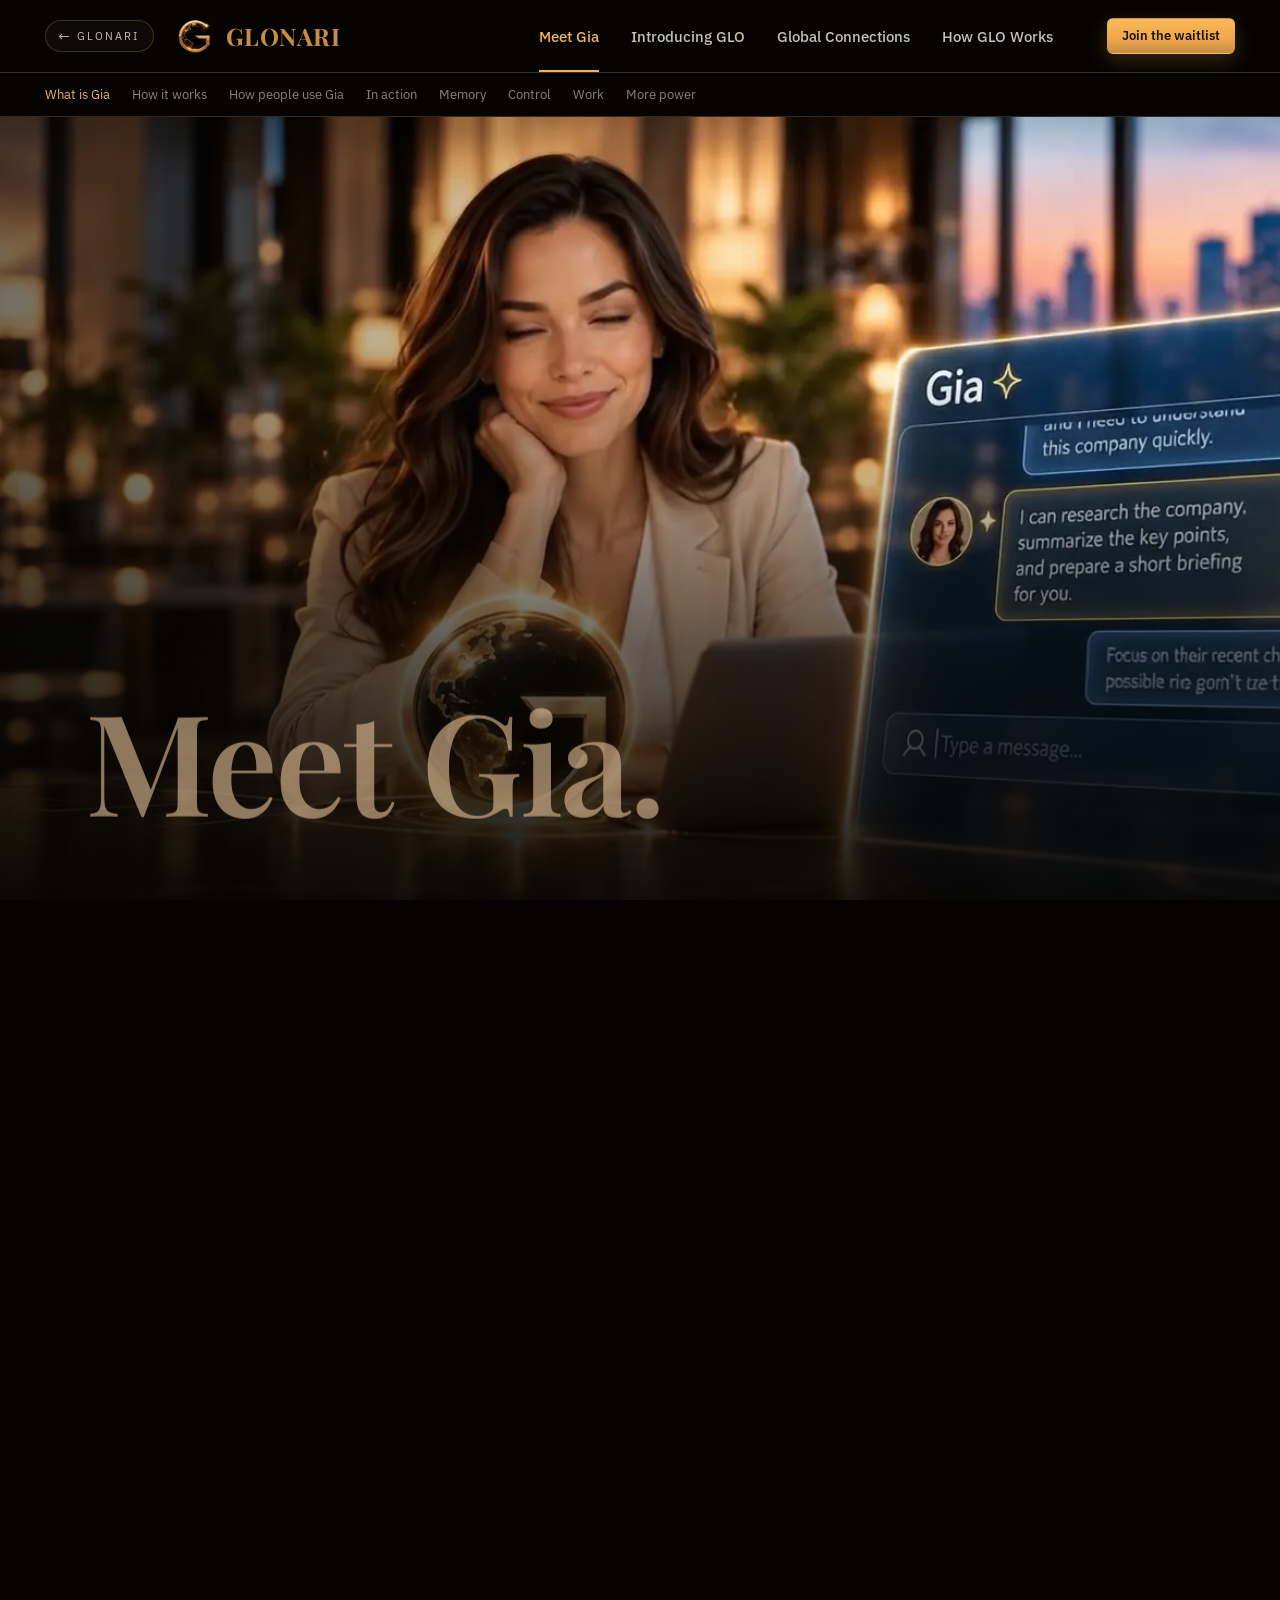
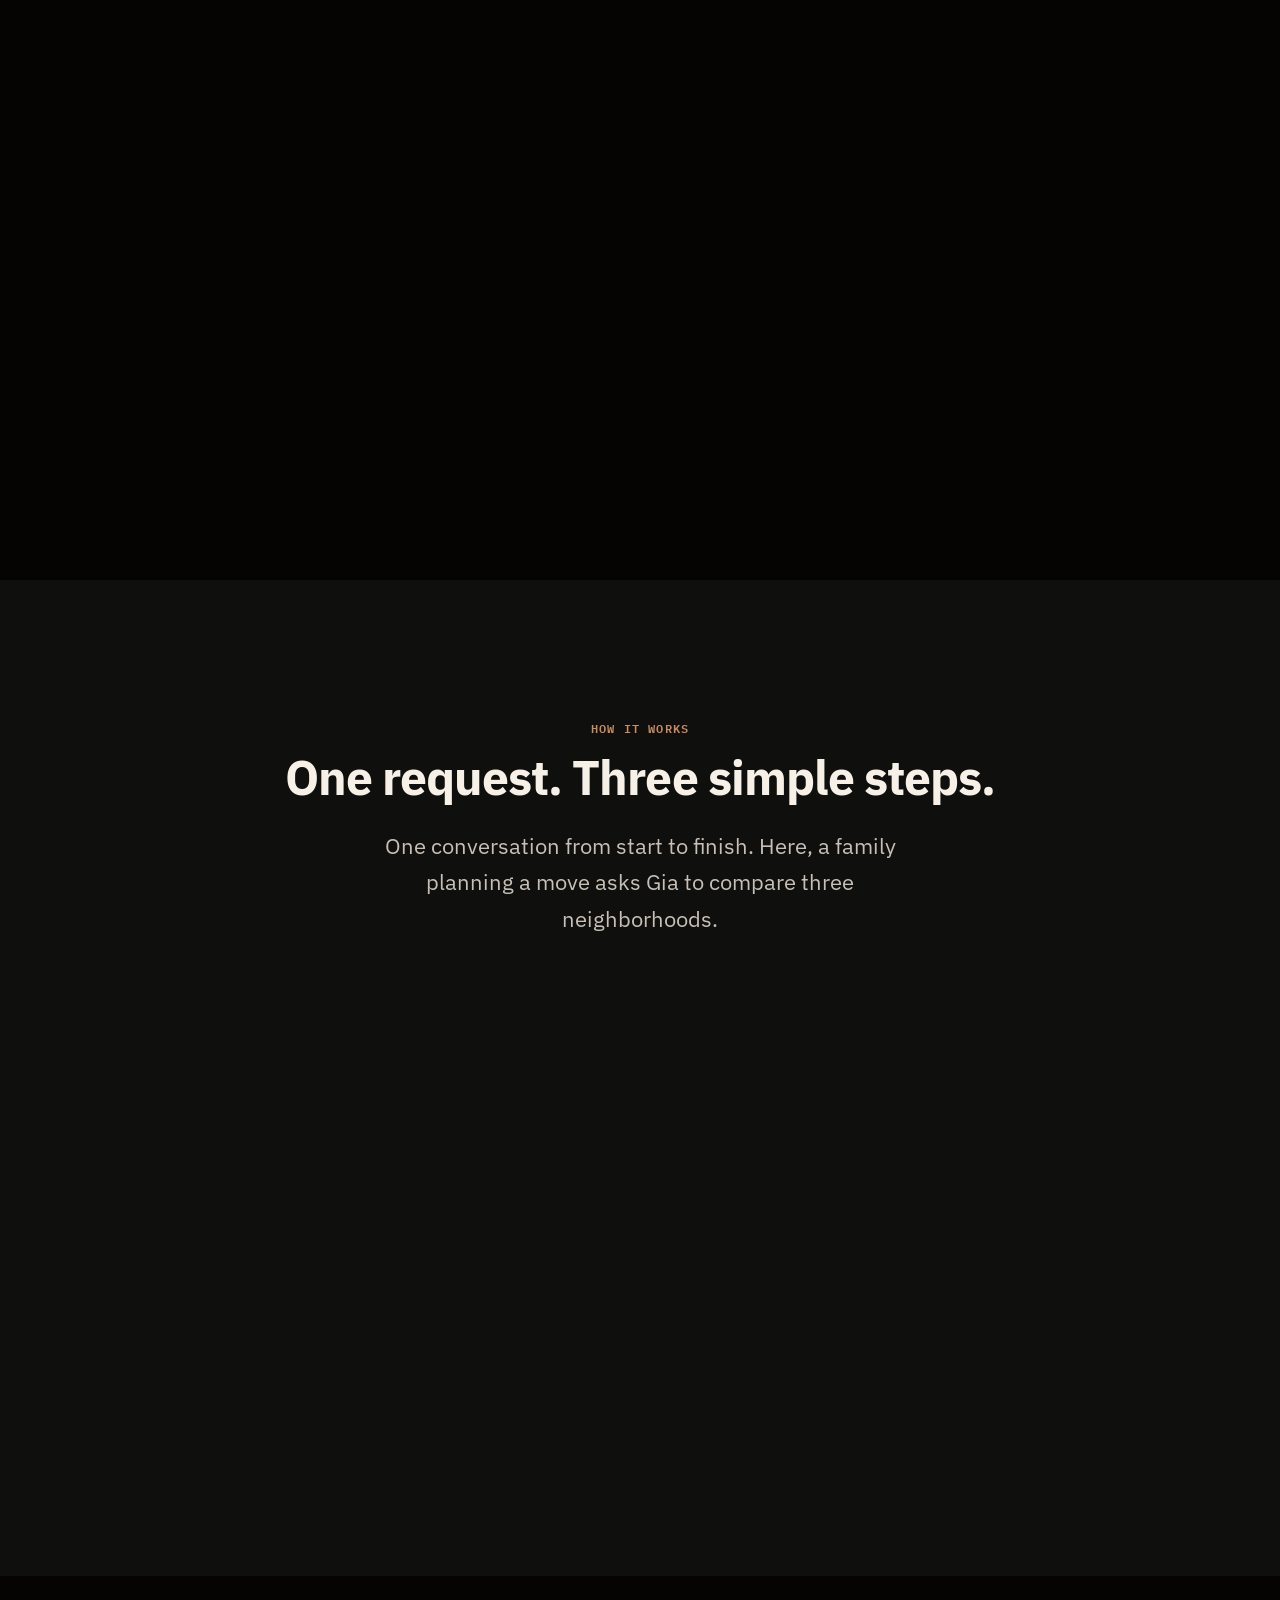
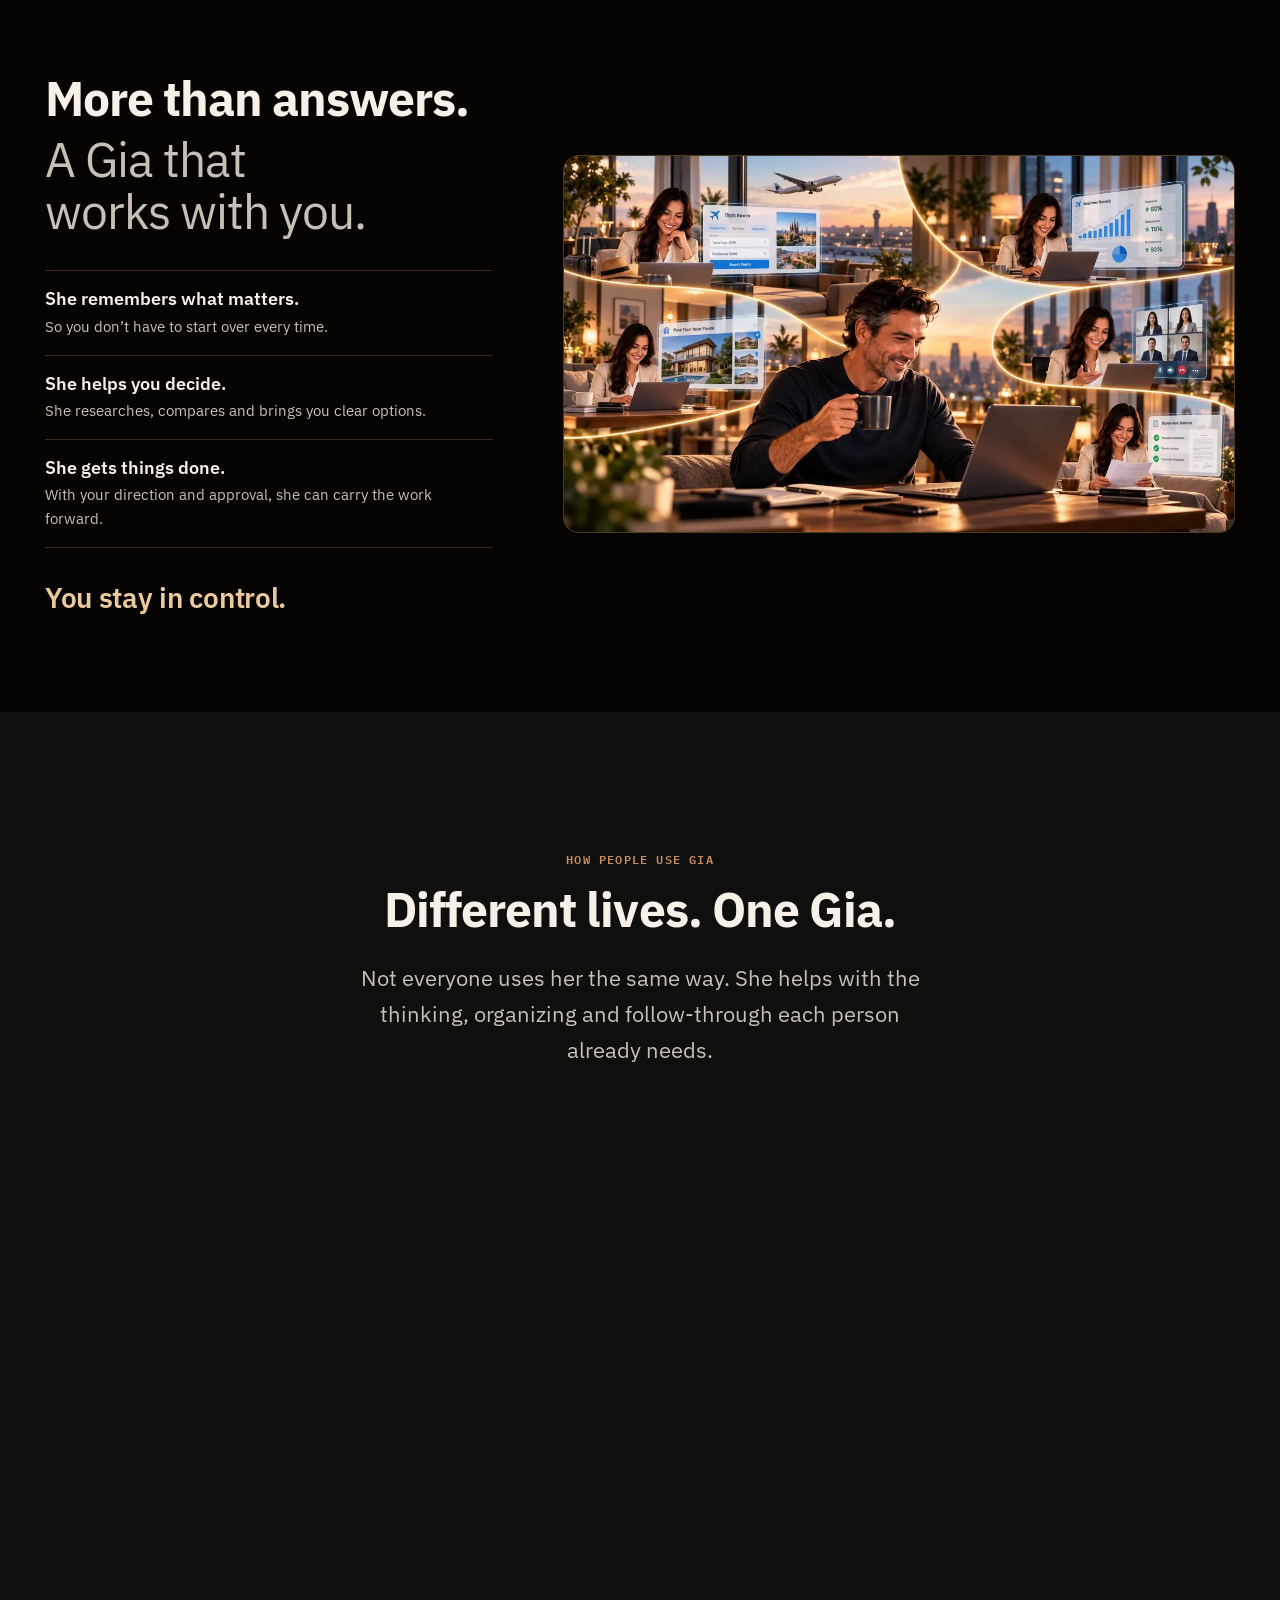
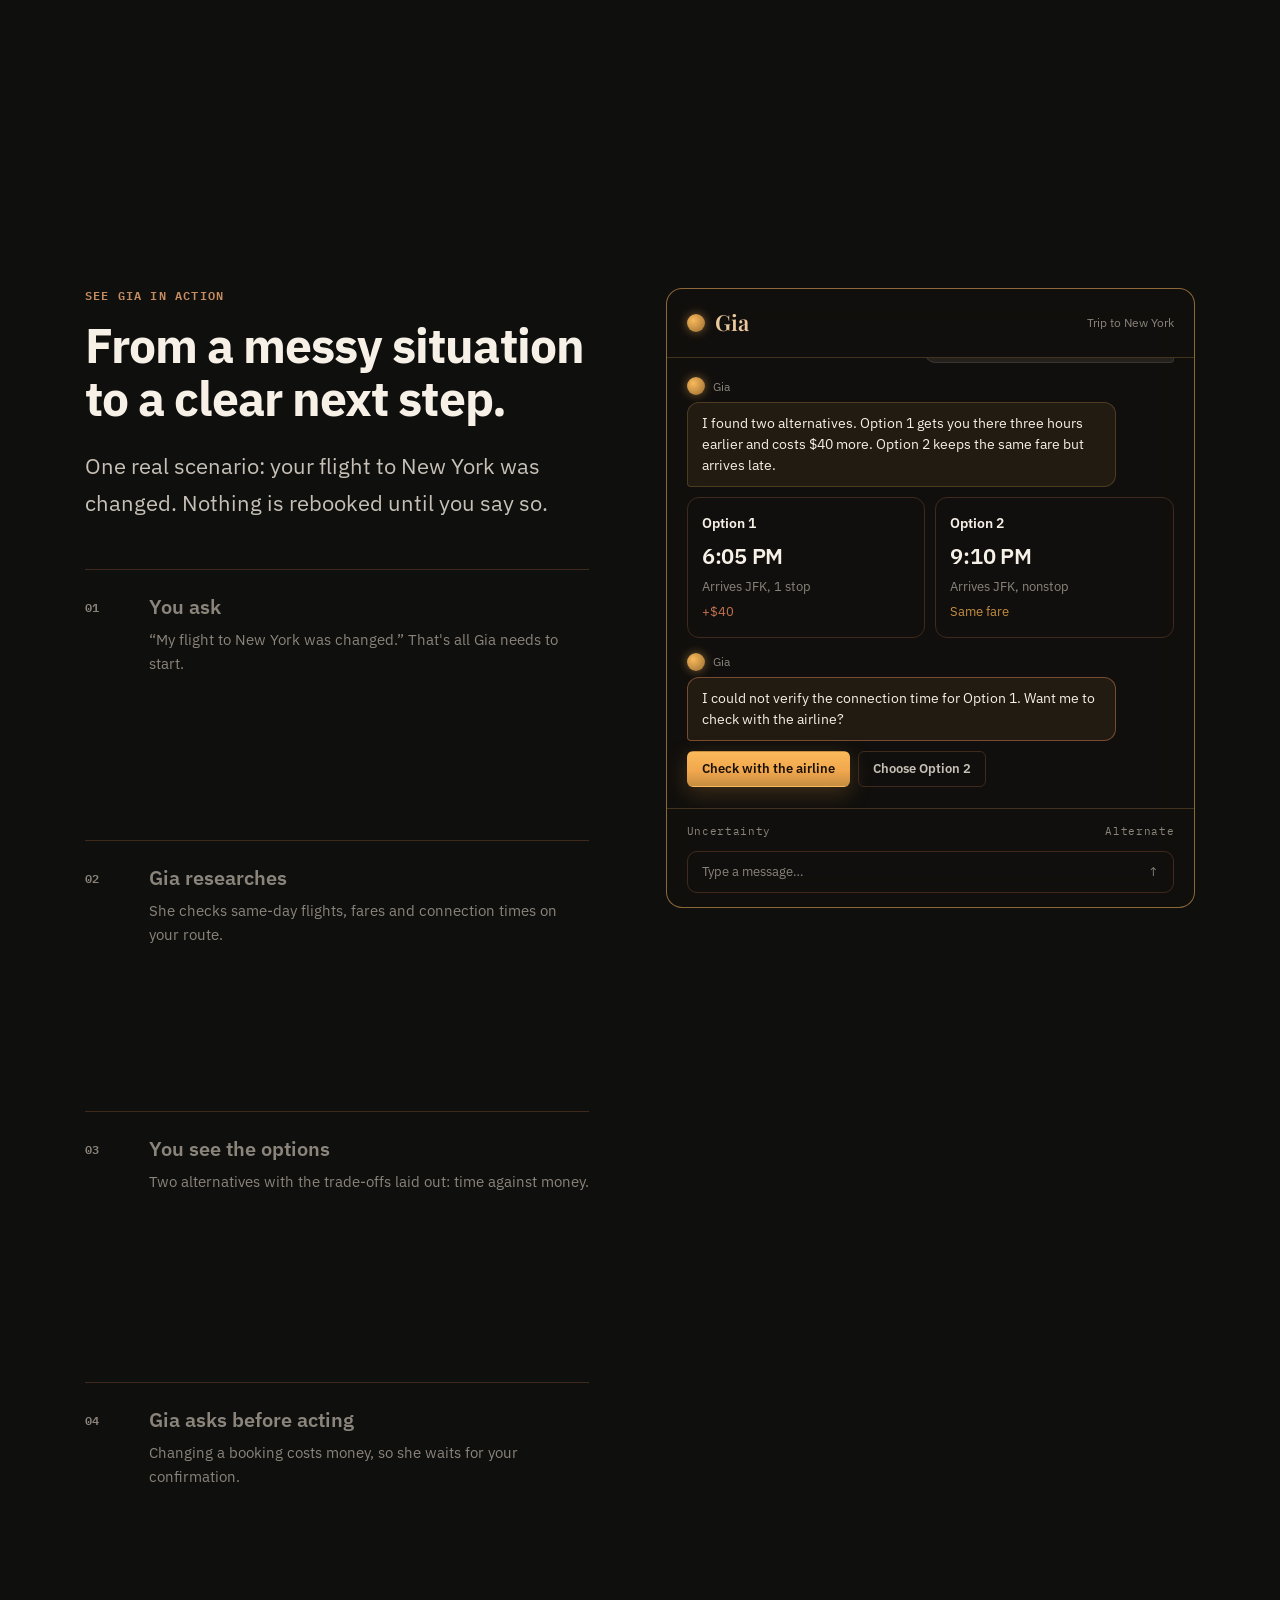
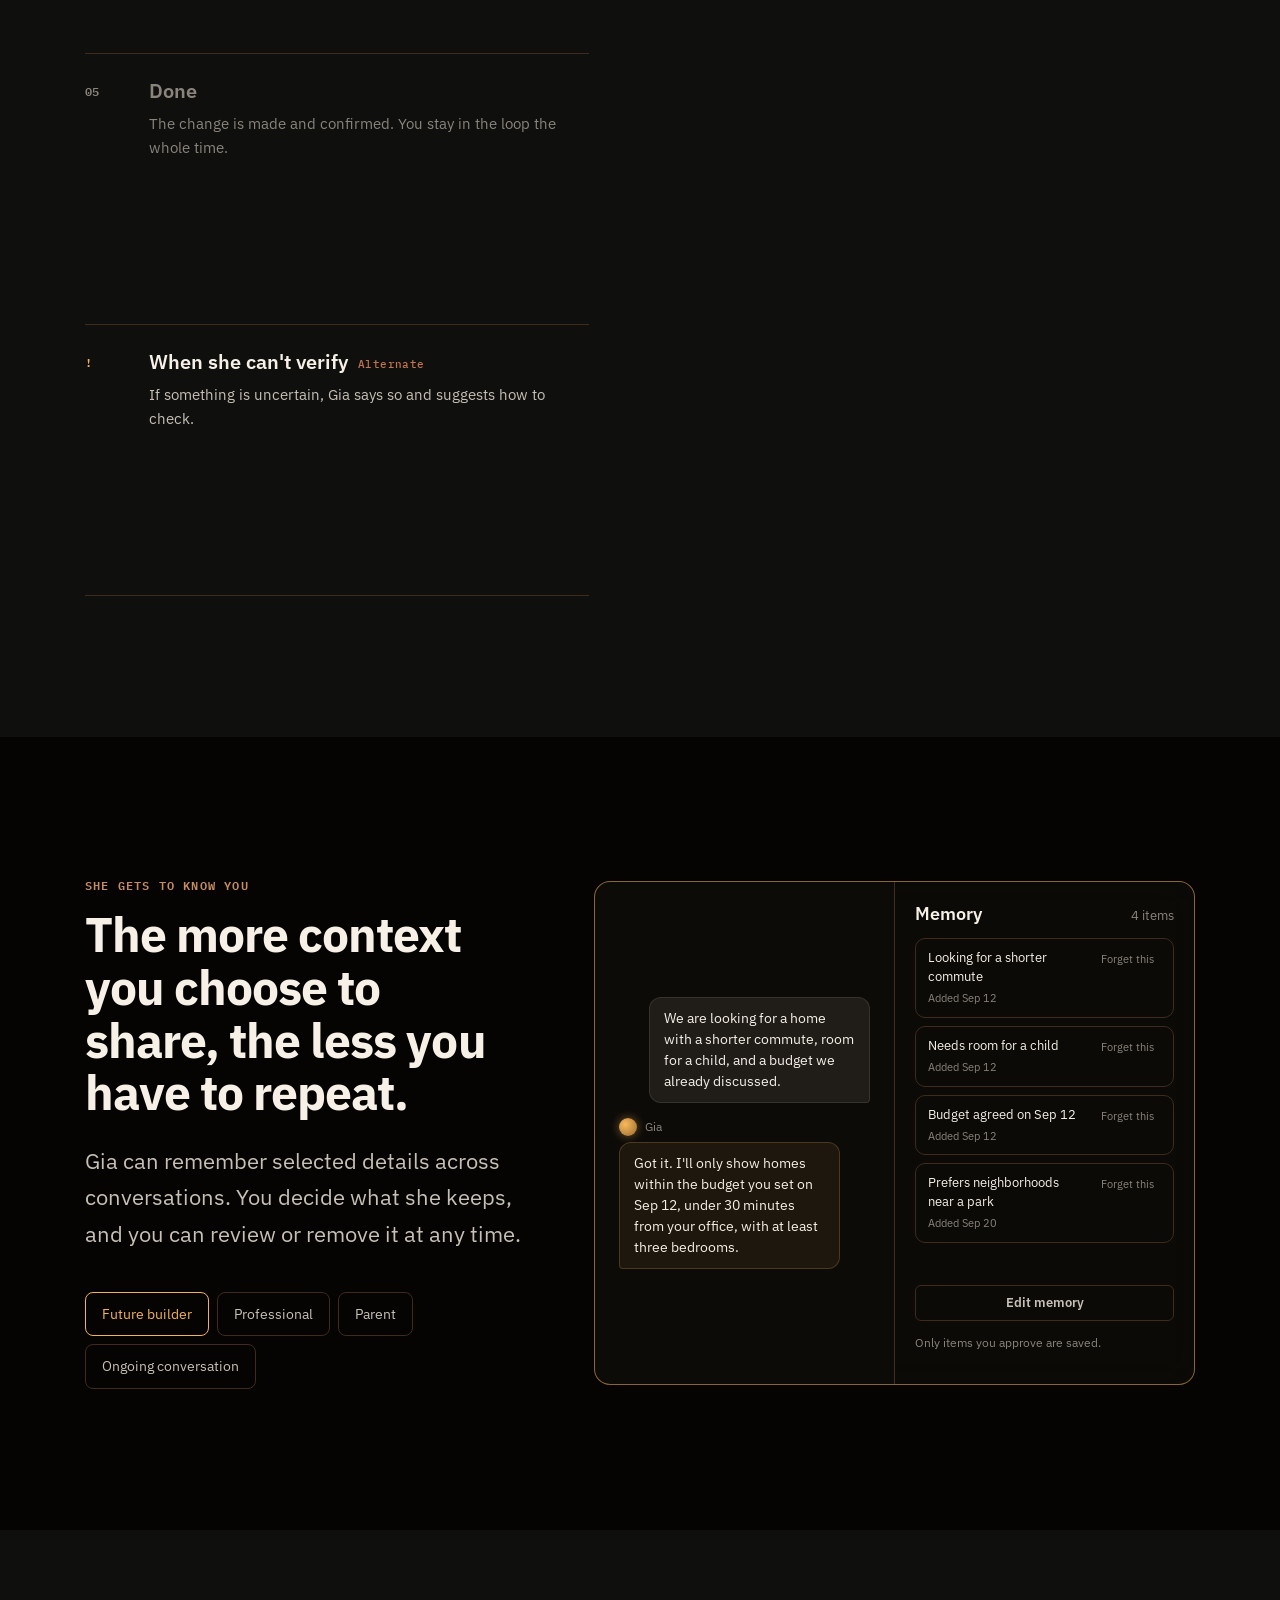
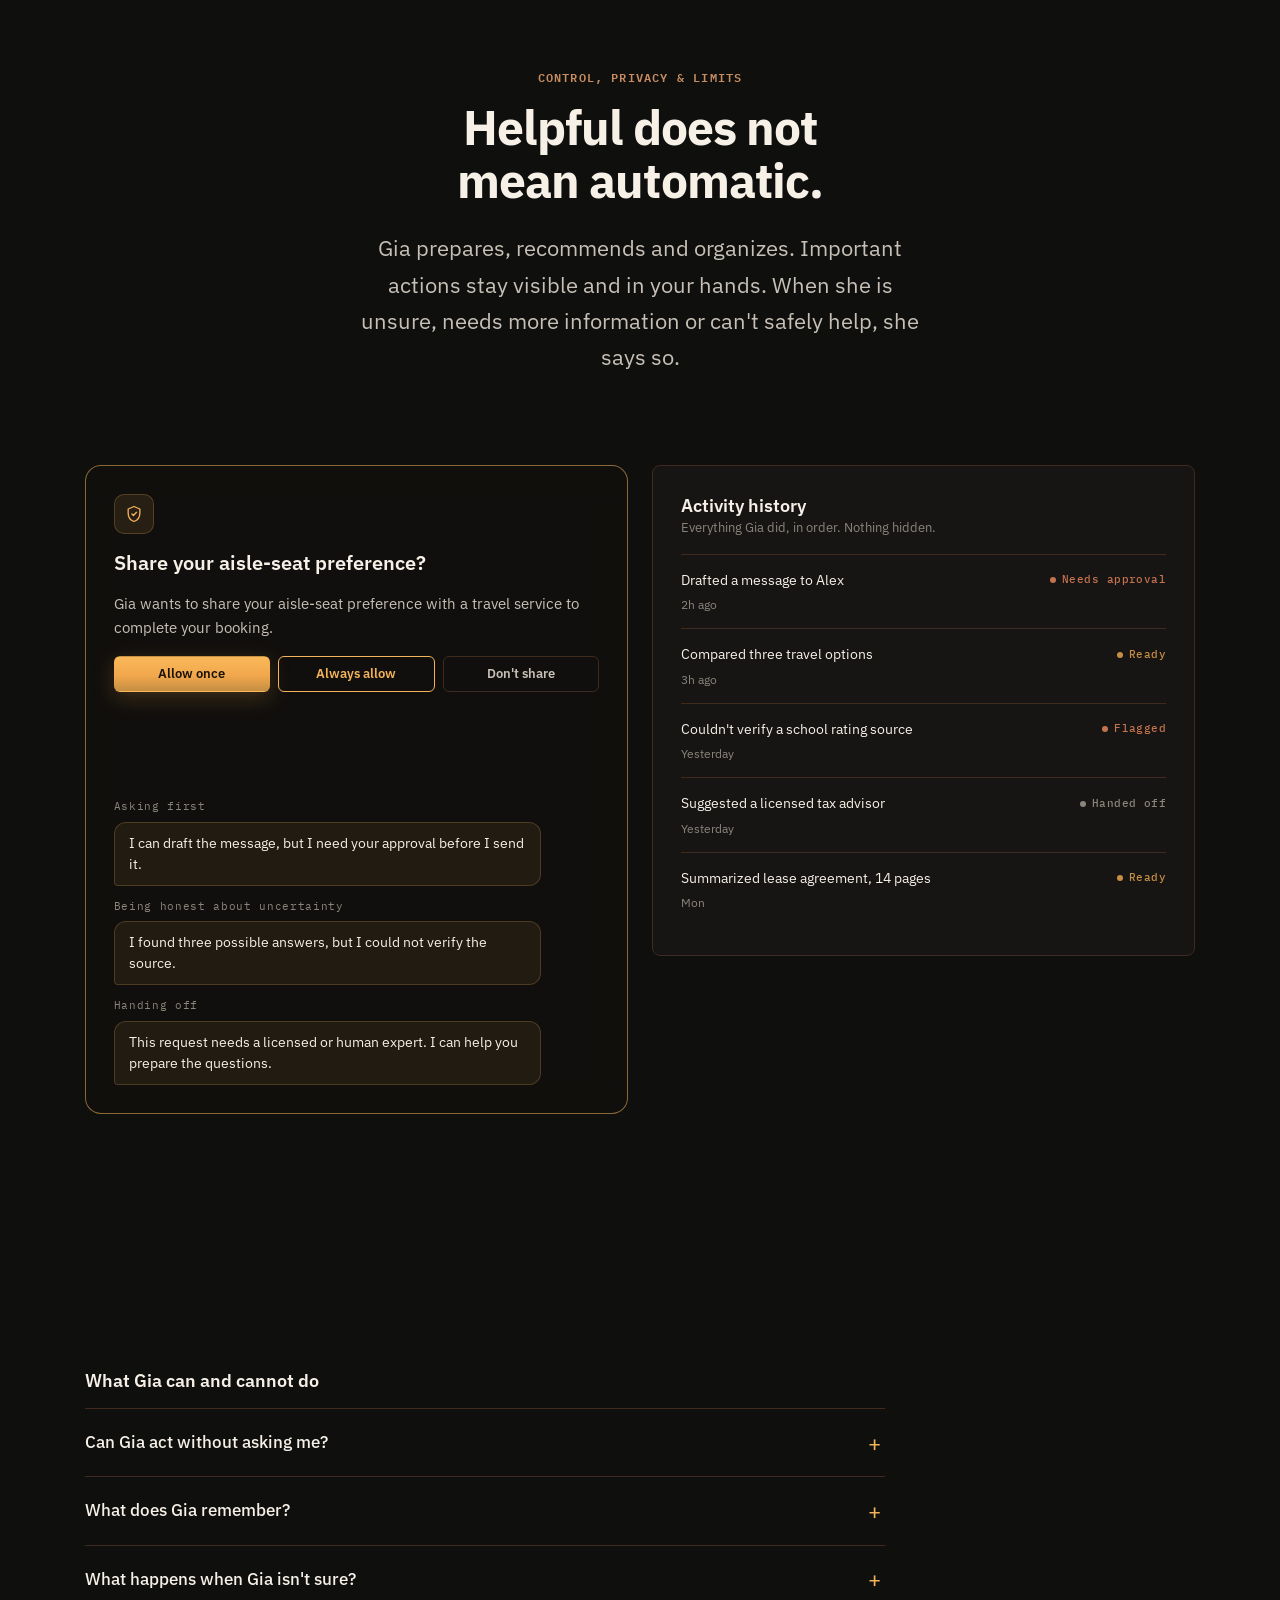
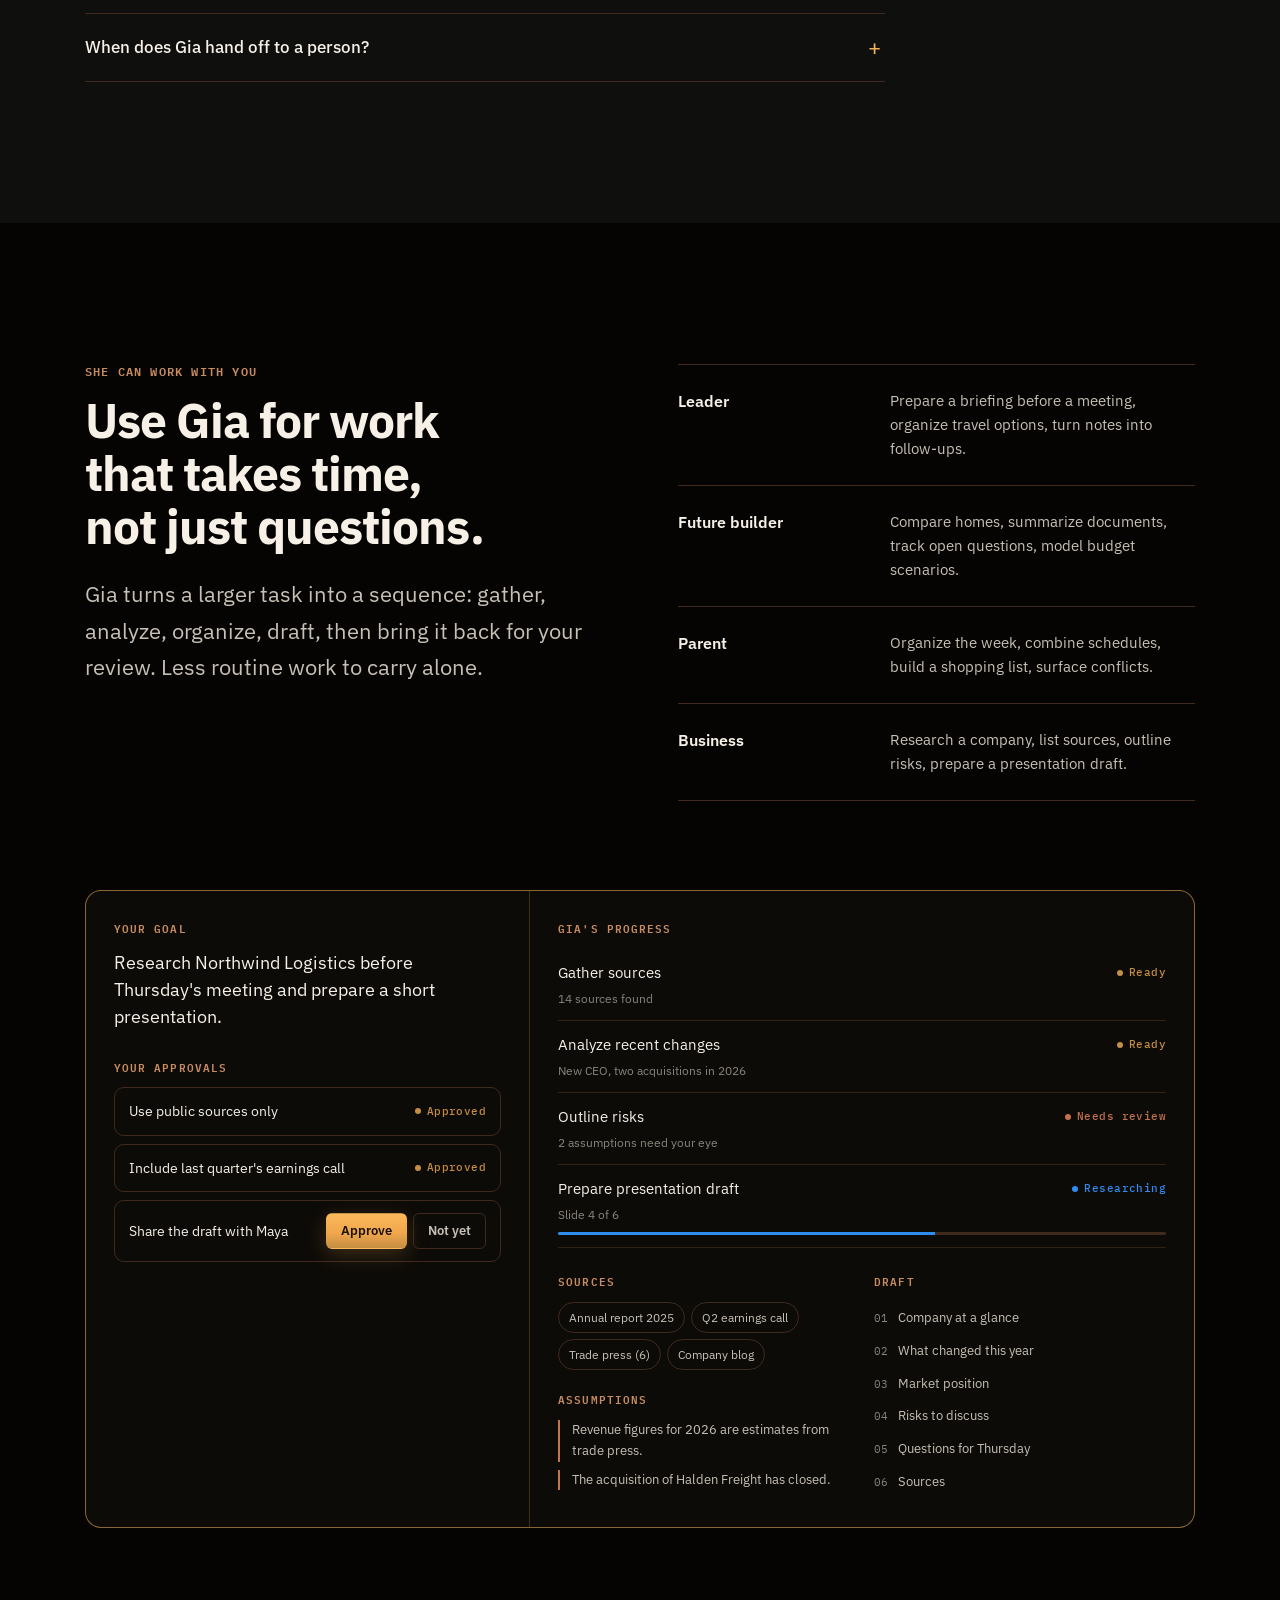
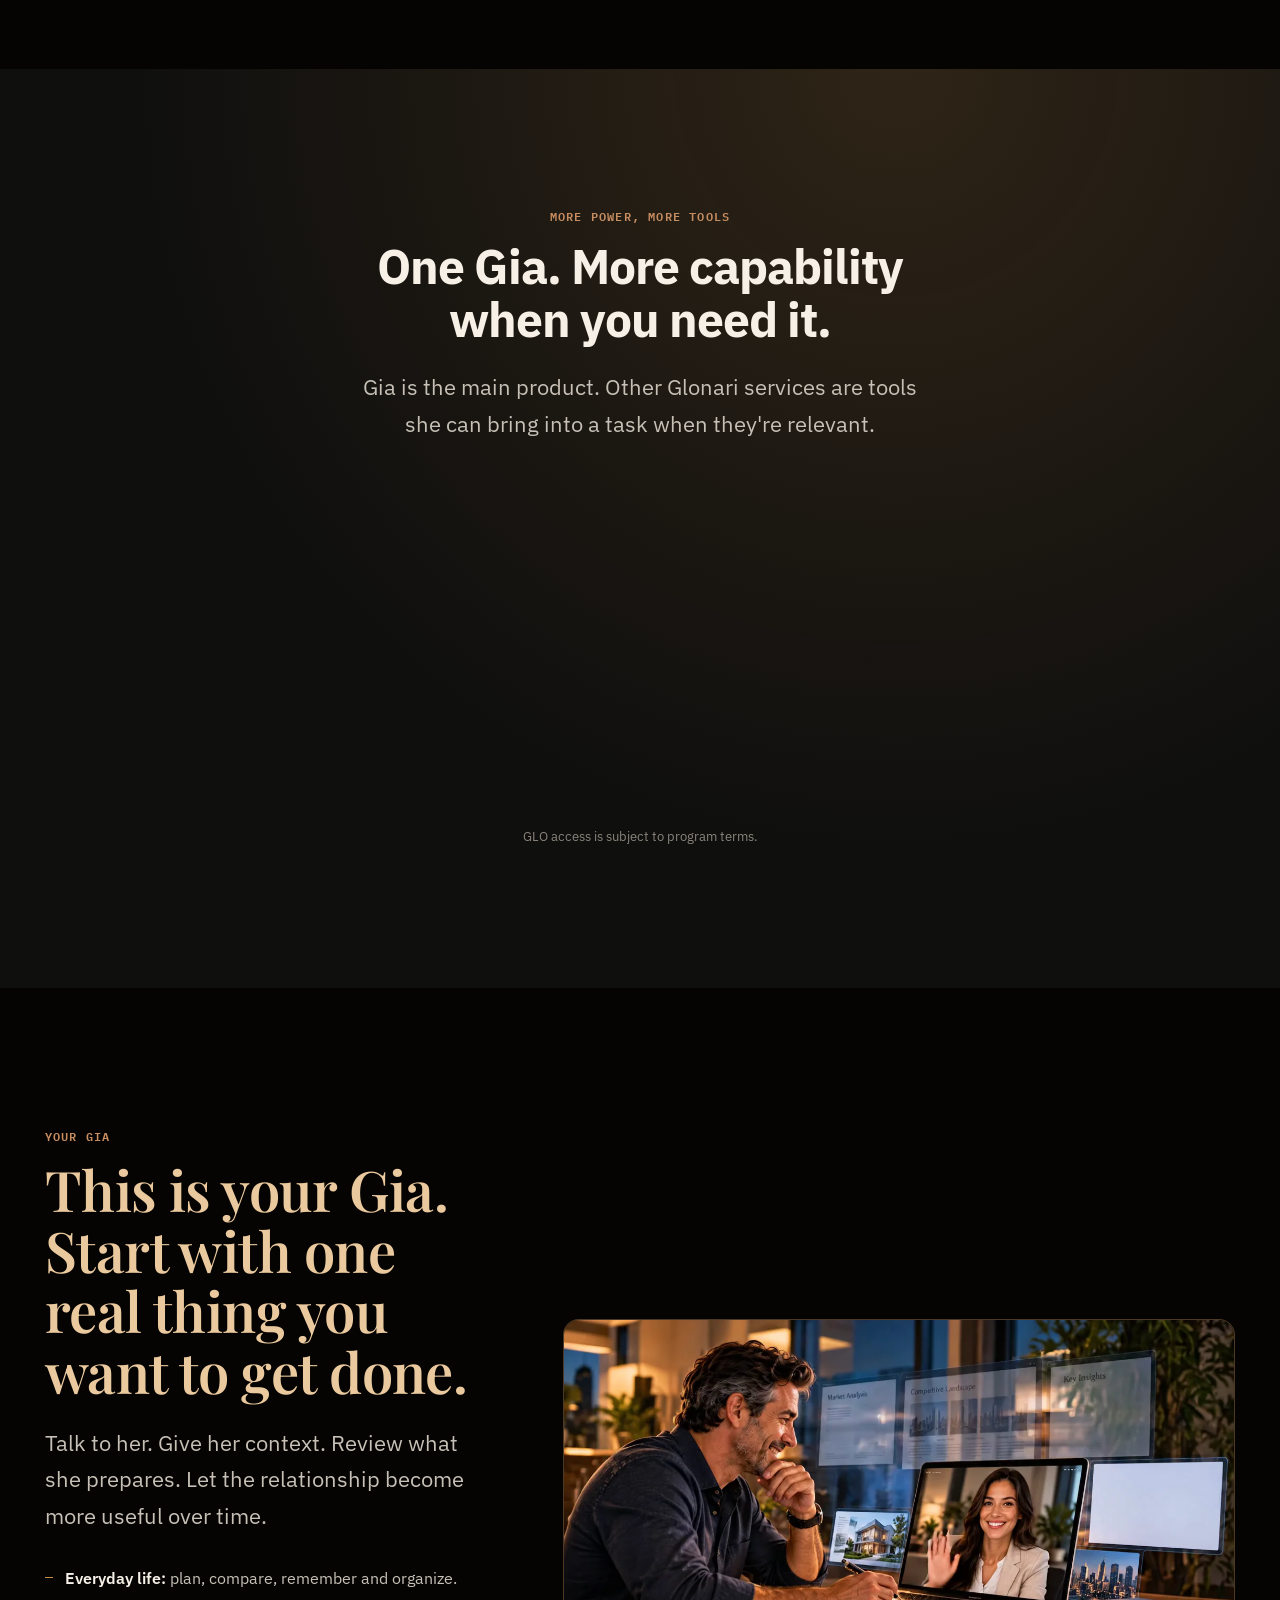
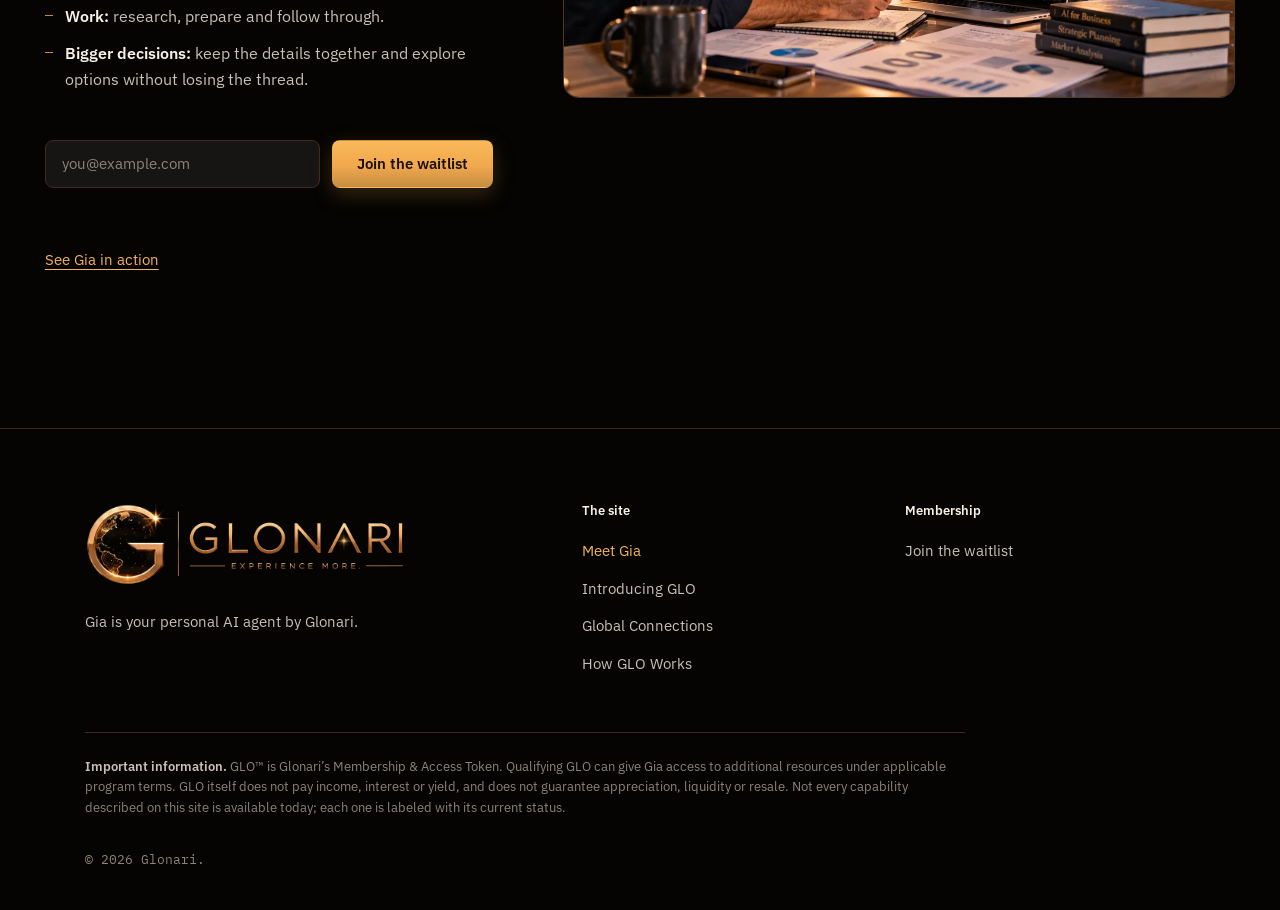
<file: meet-gia/index.html>
<!DOCTYPE html>
<html lang="en">
<head>
<meta charset="utf-8">
<meta name="viewport" content="width=device-width, initial-scale=1, viewport-fit=cover">
<title>Meet Gia</title>
<link rel="preconnect" href="https://fonts.googleapis.com">
<link rel="preconnect" href="https://fonts.gstatic.com" crossorigin>
<link href="https://fonts.googleapis.com/css2?family=IBM+Plex+Mono:wght@500;600&amp;family=IBM+Plex+Sans:wght@400;500;600;700&amp;family=Playfair+Display:wght@500;600;700&amp;display=swap" rel="stylesheet">
<link rel="icon" href="assets/logo/favicon-32.png" sizes="32x32" type="image/png">
<link rel="apple-touch-icon" href="assets/logo/favicon-180.png">
<link rel="stylesheet" href="css/tokens.css">
<link rel="stylesheet" href="css/base.css">
<link rel="stylesheet" href="css/components.css">
<link rel="stylesheet" href="css/shell.css">
<link rel="stylesheet" href="css/pages/meet-gia.css">
<!-- Dark entry veil, after #entry-veil in global-dream/index.html: opaque on the
     first frame, fades out once the page has loaded. Color matches #exit-transition
     in the root styles.css, so the hand-off from the Glonari scene stays black. -->
<style>
  #entry-veil {
    position: fixed;
    inset: 0;
    z-index: 2000;
    opacity: 1;
    pointer-events: none;
    background: #000;
  }
</style>
</head>
<body class="no-js" data-page="meet-gia">
<div id="entry-veil" aria-hidden="true"></div>
<script>
  // Lifts the dark entry veil after load, or after VEIL_FALLBACK_MS if load
  // is slower — whichever comes first, once. Instant under prefers-reduced-motion.
  (function () {
    var VEIL_HOLD_MS = 90;
    var VEIL_OUT_MS = 300;
    var VEIL_FALLBACK_MS = 1500; // lift anyway if load is slow to arrive
    var el = document.getElementById('entry-veil');
    if (!el) return;
    var reduceMotion = window.matchMedia('(prefers-reduced-motion: reduce)').matches;
    var lifted = false;
    function lift() {
      if (lifted) return;
      lifted = true;
      window.setTimeout(function () {
        el.style.transition = reduceMotion ? 'none' : 'opacity ' + VEIL_OUT_MS + 'ms ease-out';
        el.style.opacity = '0';
        window.setTimeout(function () { el.remove(); }, reduceMotion ? 0 : VEIL_OUT_MS);
      }, reduceMotion ? 0 : VEIL_HOLD_MS);
    }
    if (document.readyState === 'complete') lift();
    else {
      window.addEventListener('load', lift, { once: true });
      window.setTimeout(lift, VEIL_FALLBACK_MS);
    }
  })();
</script>
<a class="sr-only" href="#main">Skip to content</a>

<!-- shell:header -->
<header class="site-header">
  <div class="site-header__row">
    <a class="back-link" href="../index.html" aria-label="Back to Glonari"><span class="back-link__arrow" aria-hidden="true">&larr;</span><span class="back-link__label">Glonari</span></a>
    <a class="brand" href="#what" aria-label="Glonari, back to top">
      <img class="brand__mark" src="assets/logo/glonari-mark.webp" width="192" height="192" alt="">
      <span class="brand__name">Glonari</span>
    </a>
    <nav class="site-nav" aria-label="Site">
        <a href="index.html" aria-current="page">Meet Gia</a>
        <a href="glo.html">Introducing GLO</a>
        <a href="global-connections.html">Global Connections</a>
        <a href="how-glo-works.html">How GLO Works</a>
    </nav>
    <a class="btn btn--primary btn--sm header-cta" href="#join">Join the waitlist</a>
    <button class="menu-toggle" type="button" aria-expanded="false" aria-controls="mobile-menu" aria-label="Open menu"><span></span></button>
  </div>
  <div class="subnav">
    <nav class="subnav__inner" aria-label="On this page">
        <a href="#what">What is Gia</a>
        <a href="#how">How it works</a>
        <a href="#people">How people use Gia</a>
        <a href="#in-action">In action</a>
        <a href="#memory">Memory</a>
        <a href="#control">Control</a>
        <a href="#work">Work</a>
        <a href="#more-power">More power</a>
    </nav>
  </div>
  <div class="progress" aria-hidden="true"></div>
</header>
<div class="mobile-menu" id="mobile-menu">
  <nav aria-label="Site">
    <ul class="mm">
      <li class="mm__page is-current"><a href="index.html" aria-current="page">Meet Gia</a>
        <ul class="mm__sections" aria-label="On this page">
          <li><a href="#what">What is Gia</a></li>
          <li><a href="#how">How it works</a></li>
          <li><a href="#people">How people use Gia</a></li>
          <li><a href="#in-action">In action</a></li>
          <li><a href="#memory">Memory</a></li>
          <li><a href="#control">Control</a></li>
          <li><a href="#work">Work</a></li>
          <li><a href="#more-power">More power</a></li>
        </ul>
      </li>
      <li class="mm__page"><a href="glo.html">Introducing GLO</a></li>
      <li class="mm__page"><a href="global-connections.html">Global Connections</a></li>
      <li class="mm__page"><a href="how-glo-works.html">How GLO Works</a></li>
    </ul>
  </nav>
  <a class="btn btn--primary" href="#join">Join the waitlist</a>
</div>
<!-- /shell:header -->

<main id="main">

<!-- 01 HERO -->
<section class="hero" id="what" aria-label="Meet Gia">
  <div class="hero__stage">
    <canvas class="hero__canvas" aria-hidden="true"></canvas>
    <div class="hero__scrim" aria-hidden="true"></div>
    <div class="hero__copy">
      <div class="container">
        <div class="hero__caps">
          <div class="cap cap--1"><h1>Your personal AI agent for thinking, deciding and getting things done.</h1></div>
          <div class="cap cap--2" aria-hidden="true"><p class="cap__display">Meet Gia.</p></div>
          <div class="cap cap--3" aria-hidden="true"><p class="cap__display">Ask. Explore. Compare. Decide.</p></div>
          <div class="cap cap--4">
            <p class="cap__display">Gia helps you move forward — while you stay in control.</p>
            <div class="btn-row btn-row--stack">
              <a class="btn btn--primary" href="#in-action">See Gia in action</a>
              <a class="btn btn--secondary" href="#join">Join the waitlist</a>
            </div>
          </div>
        </div>
      </div>
    </div>
    <div class="hero__hint" aria-hidden="true">Scroll</div>
    <div class="hero__loading" aria-hidden="true"></div>
  </div>
</section>

<!-- 02 HOW IT WORKS -->
<section class="section" id="how" aria-labelledby="how-title">
  <div class="container">
    <header class="head--center reveal">
      <p class="eyebrow">How it works</p>
      <h2 class="h2" id="how-title">One request. Three simple steps.</h2>
      <p class="lead">One conversation from start to finish. Here, a family planning a move asks Gia to compare three neighborhoods.</p>
    </header>

    <ol class="steps gap-major" data-stagger>
      <li class="step">
        <div class="step__text">
          <span class="step__num">01</span>
          <h3 class="h4">Tell Gia what you need</h3>
          <p class="small">In text, voice or video.</p>
        </div>
        <div class="glass mock" aria-label="Example: the request">
          <div class="modes" aria-hidden="true"><span class="mode is-on">Text</span><span class="mode">Voice</span><span class="mode">Video</span></div>
          <div class="bubble bubble--user">Help me compare three neighborhoods for our move.</div>
          <div class="mock__input" aria-hidden="true"><span>Type a message…</span><span>↑</span></div>
        </div>
      </li>
      <li class="step">
        <div class="step__text">
          <span class="step__num">02</span>
          <h3 class="h4">Gia researches and organizes</h3>
          <p class="small">She gathers what matters and prepares useful options.</p>
        </div>
        <div class="glass mock" aria-label="Example: Gia researching">
          <div class="gia-tag"><span class="gia-dot"></span>Gia is gathering</div>
          <ul class="factor-list">
            <li>Commute to downtown <span class="status status--ready">Done</span></li>
            <li>Schools nearby <span class="status status--ready">Done</span></li>
            <li>Housing costs <span class="status status--ready">Done</span></li>
            <li>Parks, cafés, lifestyle <span class="status status--working">Researching</span></li>
          </ul>
        </div>
      </li>
      <li class="step">
        <div class="step__text">
          <span class="step__num">03</span>
          <h3 class="h4">You review and decide</h3>
          <p class="small">Approve, ask why, or change direction. You choose what happens next.</p>
        </div>
        <div class="glass mock is-active" aria-label="Example: comparison for review">
          <table class="cmp">
            <thead><tr><th scope="col"></th><th scope="col">Riverside</th><th scope="col">Maple Hts</th><th scope="col">Old Town</th></tr></thead>
            <tbody>
              <tr><th scope="row">Commute</th><td>32 min</td><td class="best">24 min</td><td>41 min</td></tr>
              <tr><th scope="row">Schools</th><td class="best">8.6</td><td>7.9</td><td>7.2</td></tr>
              <tr><th scope="row">Avg. rent</th><td>$2,450</td><td>$2,780</td><td class="best">$2,190</td></tr>
              <tr><th scope="row">Walkability</th><td>High</td><td>Medium</td><td class="best">Very high</td></tr>
            </tbody>
          </table>
          <div class="btn-row">
            <span class="btn btn--primary btn--sm">Approve shortlist</span>
            <span class="btn btn--secondary btn--sm">Ask Gia why</span>
          </div>
        </div>
      </li>
    </ol>
  </div>
</section>

<!-- 02b A GIA THAT WORKS WITH YOU (breather) -->
<section class="section section--compact section--deep" id="with-you" data-nav="how" aria-labelledby="with-you-title">
  <div class="container breather">
    <div class="breather__text reveal">
      <h2 class="h2" id="with-you-title">More than answers.<span class="breather__sub">A Gia that works with you.</span></h2>
      <ul class="pillars">
        <li><h3 class="h4">She remembers what matters.</h3><p class="small">So you don’t have to start over every time.</p></li>
        <li><h3 class="h4">She helps you decide.</h3><p class="small">She researches, compares and brings you clear options.</p></li>
        <li><h3 class="h4">She gets things done.</h3><p class="small">With your direction and approval, she can carry the work forward.</p></li>
      </ul>
      <p class="breather__close">You stay in control.</p>
    </div>
    <figure class="breather__media media-frame" style="--ratio: 16 / 9">
      <div class="media-frame__box" data-parallax>
        <video class="breather__video" src="assets/video/works-with-you.mp4" poster="assets/images/works-with-you-start.webp" data-end-poster="assets/images/works-with-you-end.webp" width="1280" height="720" muted playsinline preload="none" aria-hidden="true"></video>
      </div>
    </figure>
  </div>
</section>

<!-- 03 HOW PEOPLE USE GIA -->
<section class="section" id="people" aria-labelledby="people-title">
  <div class="container">
    <header class="head--center reveal">
      <p class="eyebrow">How people use Gia</p>
      <h2 class="h2" id="people-title">Different lives. One Gia.</h2>
      <p class="lead">Not everyone uses her the same way. She helps with the thinking, organizing and follow-through each person already needs.</p>
    </header>

    <div class="personas gap-major" data-stagger>
      <figure class="persona">
        <div class="media-frame__box persona__frame" data-parallax>
          <img class="persona__img" src="assets/images/busy-professional.webp" width="1200" height="675" loading="lazy" decoding="async" style="object-position: 38% 50%" alt="A man at an outdoor table at sunset checks his phone, with Gia's executive summary open on his laptop">
        </div>
        <figcaption class="persona__body">
          <h3 class="h4">The busy professional</h3>
          <p class="persona__tag">Too much to manage. Not enough time.</p>
          <p class="small">Gia can prepare briefings, organize travel, research companies, keep track of open questions and turn notes into clear next steps.</p>
        </figcaption>
      </figure>
      <figure class="persona">
        <div class="media-frame__box persona__frame" data-parallax>
          <img class="persona__img" src="assets/images/couple-comparing-homes.webp" width="1200" height="675" loading="lazy" decoding="async" style="object-position: 55% 50%" alt="A couple at home in the evening compares house listings with Gia on a tablet, brochures and a floor plan on the table">
        </div>
        <figcaption class="persona__body">
          <h3 class="h4">The future builder</h3>
          <p class="persona__tag">Buying a home. Moving. Investing. Planning what comes next.</p>
          <p class="small">Gia can gather information, compare options, summarize complex documents, remember decisions and help model scenarios without losing the thread.</p>
        </figcaption>
      </figure>
      <figure class="persona">
        <div class="media-frame__box persona__frame" data-parallax>
          <img class="persona__img" src="assets/images/quiet-moment.webp" width="1200" height="900" loading="lazy" decoding="async" style="object-position: 50% 45%" alt="A woman relaxing on her sofa talks with Gia on a tablet about ideas from her notebook">
        </div>
        <figcaption class="persona__body">
          <h3 class="h4">The thinker &amp; explorer</h3>
          <p class="persona__tag">Not another search result. A conversation that remembers where you left off.</p>
          <p class="small">Think through an idea, brainstorm, plan leisure time or explore possibilities without starting from zero.</p>
        </figcaption>
      </figure>
    </div>
  </div>
</section>

<!-- 04 SEE GIA IN ACTION -->
<section class="section" id="in-action" aria-labelledby="action-title">
  <div class="container">
    <div class="action">
      <div class="action__list">
        <header class="reveal">
          <p class="eyebrow">See Gia in action</p>
          <h2 class="h2" id="action-title">From a messy situation to a clear next step.</h2>
          <p class="lead">One real scenario: your flight to New York was changed. Nothing is rebooked until you say so.</p>
        </header>
        <ol class="action__rows" id="action-rows">
          <li class="arow is-active"><button type="button" data-state="0"><span class="arow__mark">01</span><span class="arow__title">You ask</span><span class="arow__desc">“My flight to New York was changed.” That's all Gia needs to start.</span></button></li>
          <li class="arow"><button type="button" data-state="1"><span class="arow__mark">02</span><span class="arow__title">Gia researches</span><span class="arow__desc">She checks same-day flights, fares and connection times on your route.</span></button></li>
          <li class="arow"><button type="button" data-state="2"><span class="arow__mark">03</span><span class="arow__title">You see the options</span><span class="arow__desc">Two alternatives with the trade-offs laid out: time against money.</span></button></li>
          <li class="arow"><button type="button" data-state="3"><span class="arow__mark">04</span><span class="arow__title">Gia asks before acting</span><span class="arow__desc">Changing a booking costs money, so she waits for your confirmation.</span></button></li>
          <li class="arow"><button type="button" data-state="4"><span class="arow__mark">05</span><span class="arow__title">Done</span><span class="arow__desc">The change is made and confirmed. You stay in the loop the whole time.</span></button></li>
          <li class="arow arow--alt"><button type="button" data-state="5"><span class="arow__mark">!</span><span class="arow__title">When she can't verify</span><span class="arow__desc">If something is uncertain, Gia says so and suggests how to check.</span></button></li>
        </ol>
      </div>
      <div class="action__panel">
        <div class="glass phone is-active" role="region" aria-label="Gia conversation example" aria-live="polite">
          <div class="phone__head"><span class="gia-dot"></span><span class="phone__title">Gia</span><span class="phone__sub">Trip to New York</span></div>
          <div class="phone__body" id="phone-body"></div>
          <div class="phone__foot">
            <div class="phone__state"><span id="phone-state">Request</span><span id="phone-count">1 / 5</span></div>
            <div class="mock__input" aria-hidden="true"><span>Type a message…</span><span>↑</span></div>
          </div>
        </div>
      </div>
    </div>
  </div>
</section>

<!-- 05 MEMORY -->
<section class="section section--deep" id="memory" aria-labelledby="memory-title">
  <div class="container split split--mem">
    <div>
      <header class="reveal">
        <p class="eyebrow">She gets to know you</p>
        <h2 class="h2" id="memory-title">The more context you choose to share, the less you have to repeat.</h2>
        <p class="lead">Gia can remember selected details across conversations. You decide what she keeps, and you can review or remove it at any time.</p>
      </header>
      <div class="tabs" role="tablist" aria-label="Memory examples">
        <button class="tab" role="tab" aria-selected="true" aria-controls="mem-panel" data-mem="builder">Future builder</button>
        <button class="tab" role="tab" aria-selected="false" aria-controls="mem-panel" data-mem="pro" tabindex="-1">Professional</button>
        <button class="tab" role="tab" aria-selected="false" aria-controls="mem-panel" data-mem="parent" tabindex="-1">Parent</button>
        <button class="tab" role="tab" aria-selected="false" aria-controls="mem-panel" data-mem="talk" tabindex="-1">Ongoing conversation</button>
      </div>
    </div>
    <div class="glass mem is-active" id="mem-panel" role="tabpanel">
      <div class="mem__chat" id="mem-chat"></div>
      <aside class="mem__side" aria-label="Memory">
        <div class="mem__head"><span class="h4">Memory</span><span class="caption" id="mem-count"></span></div>
        <ul class="mem__list" id="mem-list"></ul>
        <div class="mem__toast" id="mem-toast" aria-live="polite"></div>
        <button class="btn btn--ghost btn--sm" type="button" id="mem-edit">Edit memory</button>
        <p class="mem__note">Only items you approve are saved.</p>
      </aside>
    </div>
  </div>
</section>

<!-- 06 CONTROL, PRIVACY & LIMITS -->
<section class="section" id="control" aria-labelledby="control-title">
  <div class="container">
    <header class="head--center reveal">
      <p class="eyebrow">Control, privacy &amp; limits</p>
      <h2 class="h2" id="control-title">Helpful does not mean automatic.</h2>
      <p class="lead">Gia prepares, recommends and organizes. Important actions stay visible and in your hands. When she is unsure, needs more information or can't safely help, she says so.</p>
    </header>

    <div class="control gap-major">
      <div class="glass perm is-active" aria-labelledby="perm-q">
        <div class="perm__icon" aria-hidden="true">
          <svg width="20" height="20" viewBox="0 0 24 24" fill="none" stroke="#F2B35A" stroke-width="1.6" stroke-linecap="round" stroke-linejoin="round"><path d="M12 3l7 3v5c0 4.5-3 8.5-7 10-4-1.5-7-5.5-7-10V6l7-3z"/><path d="M9.5 12l1.8 1.8L15 10"/></svg>
        </div>
        <p class="perm__q" id="perm-q">Share your aisle-seat preference?</p>
        <p class="small">Gia wants to share your aisle-seat preference with a travel service to complete your booking.</p>
        <div class="perm__choices" id="perm-choices">
          <button class="btn btn--primary btn--sm" type="button" data-perm="Allow once">Allow once</button>
          <button class="btn btn--secondary btn--sm" type="button" data-perm="Always allow">Always allow</button>
          <button class="btn btn--ghost btn--sm" type="button" data-perm="Don't share">Don't share</button>
        </div>
        <p class="perm__result" id="perm-result" aria-live="polite"></p>
        <div class="says">
          <div class="say"><span class="say__label">Asking first</span><div class="bubble bubble--gia">I can draft the message, but I need your approval before I send it.</div></div>
          <div class="say"><span class="say__label">Being honest about uncertainty</span><div class="bubble bubble--gia">I found three possible answers, but I could not verify the source.</div></div>
          <div class="say"><span class="say__label">Handing off</span><div class="bubble bubble--gia">This request needs a licensed or human expert. I can help you prepare the questions.</div></div>
        </div>
      </div>

      <div class="card">
        <h3 class="h4">Activity history</h3>
        <p class="caption">Everything Gia did, in order. Nothing hidden.</p>
        <ul class="log" id="log">
          <li>Drafted a message to Alex<small>2h ago</small><span class="status status--review">Needs approval</span></li>
          <li>Compared three travel options<small>3h ago</small><span class="status status--ready">Ready</span></li>
          <li>Couldn't verify a school rating source<small>Yesterday</small><span class="status status--review">Flagged</span></li>
          <li>Suggested a licensed tax advisor<small>Yesterday</small><span class="status status--muted">Handed off</span></li>
          <li>Summarized lease agreement, 14 pages<small>Mon</small><span class="status status--ready">Ready</span></li>
        </ul>
      </div>
    </div>

    <div class="tiers" data-stagger>
      <div class="card tier" style="--dot: var(--gp-gold-mid)" data-spotlight><h3 class="tier__name">Available now</h3><p class="small">Research, summarize, organize, compare options, draft materials.</p></div>
      <div class="card tier" style="--dot: var(--gp-blue)" data-spotlight><h3 class="tier__name">With your approval</h3><p class="small">Share selected information, send or book where supported, complete higher-impact actions.</p></div>
      <div class="card tier" style="--dot: var(--gp-violet)" data-spotlight><h3 class="tier__name">Coming next</h3><p class="small">Additional autonomous workflows, integrations and capabilities as they are released.</p></div>
    </div>

    <div class="faq">
      <h3 class="h4">What Gia can and cannot do</h3>
      <details><summary>Can Gia act without asking me?</summary><p class="small">Not for anything important. She can research, summarize and draft on her own. Sending, sharing, booking or paying always waits for your approval.</p></details>
      <details><summary>What does Gia remember?</summary><p class="small">Only what you choose to save. You can review, edit or remove any item in Memory at any time.</p></details>
      <details><summary>What happens when Gia isn't sure?</summary><p class="small">She tells you what she couldn't verify and suggests how to check it, instead of guessing.</p></details>
      <details><summary>When does Gia hand off to a person?</summary><p class="small">When a request needs a licensed professional or a human expert. She says so and helps you prepare.</p></details>
      <!-- Waiting for the answer from the product and legal teams: remove "hidden" and write the answer to show it. -->
      <details hidden><summary>Where is my data stored, and how do I delete it?</summary><p class="small">Answer to come from the product and legal teams.</p></details>
    </div>
  </div>
</section>

<!-- 07 WORK -->
<section class="section section--deep" id="work" aria-labelledby="work-title">
  <div class="container">
    <div class="split" style="align-items: start;">
      <header class="reveal">
        <p class="eyebrow">She can work with you</p>
        <h2 class="h2" id="work-title">Use Gia for work that takes time, not just questions.</h2>
        <p class="lead">Gia turns a larger task into a sequence: gather, analyze, organize, draft, then bring it back for your review. Less routine work to carry alone.</p>
      </header>
      <ul class="examples">
        <li><b>Leader</b><span class="small">Prepare a briefing before a meeting, organize travel options, turn notes into follow-ups.</span></li>
        <li><b>Future builder</b><span class="small">Compare homes, summarize documents, track open questions, model budget scenarios.</span></li>
        <li><b>Parent</b><span class="small">Organize the week, combine schedules, build a shopping list, surface conflicts.</span></li>
        <li><b>Business</b><span class="small">Research a company, list sources, outline risks, prepare a presentation draft.</span></li>
      </ul>
    </div>

    <div class="glass ws gap-major is-active" aria-label="Example task workspace">
      <div class="ws__pane">
        <p class="ws__label">Your goal</p>
        <p class="ws__goal">Research Northwind Logistics before Thursday's meeting and prepare a short presentation.</p>
        <p class="ws__label">Your approvals</p>
        <ul class="appr">
          <li>Use public sources only <span class="status status--ready">Approved</span></li>
          <li>Include last quarter's earnings call <span class="status status--ready">Approved</span></li>
          <li id="appr-share">Share the draft with Maya <span class="btn-row" style="gap:6px"><button class="btn btn--primary btn--sm" type="button" data-appr="yes">Approve</button><button class="btn btn--ghost btn--sm" type="button" data-appr="no">Not yet</button></span></li>
        </ul>
      </div>
      <div class="ws__pane">
        <p class="ws__label">Gia's progress</p>
        <ul class="tasks">
          <li>Gather sources<small>14 sources found</small><span class="status status--ready">Ready</span></li>
          <li>Analyze recent changes<small>New CEO, two acquisitions in 2026</small><span class="status status--ready">Ready</span></li>
          <li>Outline risks<small>2 assumptions need your eye</small><span class="status status--review">Needs review</span></li>
          <li>Prepare presentation draft<small>Slide 4 of 6</small><span class="status status--working">Researching</span><span class="bar"><i></i></span></li>
        </ul>
        <div class="ws__cols">
          <div>
            <p class="ws__label">Sources</p>
            <div class="chips"><span class="chip">Annual report 2025</span><span class="chip">Q2 earnings call</span><span class="chip">Trade press (6)</span><span class="chip">Company blog</span></div>
            <p class="ws__label" style="margin-top:20px">Assumptions</p>
            <div style="display:grid;gap:8px">
              <p class="assume">Revenue figures for 2026 are estimates from trade press.</p>
              <p class="assume">The acquisition of Halden Freight has closed.</p>
            </div>
          </div>
          <div>
            <p class="ws__label">Draft</p>
            <ol class="draft"><li>Company at a glance</li><li>What changed this year</li><li>Market position</li><li>Risks to discuss</li><li>Questions for Thursday</li><li>Sources</li></ol>
          </div>
        </div>
      </div>
    </div>
  </div>
</section>

<!-- 08 MORE POWER -->
<section class="section section--glow" id="more-power" aria-labelledby="power-title">
  <div class="container">
    <header class="head--center reveal">
      <p class="eyebrow">More power, more tools</p>
      <h2 class="h2" id="power-title">One Gia. More capability when you need it.</h2>
      <p class="lead">Gia is the main product. Other Glonari services are tools she can bring into a task when they're relevant.</p>
    </header>
    <div class="tools gap-major" data-stagger>
      <div class="card tool" data-spotlight>
        <svg class="draw-icon" width="28" height="28" viewBox="0 0 24 24" fill="none" stroke="currentColor" stroke-width="1.5" stroke-linecap="round" stroke-linejoin="round" aria-hidden="true"><path d="M3 11l9-7 9 7"/><path d="M5 10v10h14V10"/><path d="M10 20v-6h4v6"/></svg>
        <p class="tool__text">Explore homes and understand the practical monthly cost.</p>
        <span class="tool__name">Homes</span>
      </div>
      <div class="card tool" data-spotlight>
        <svg class="draw-icon" width="28" height="28" viewBox="0 0 24 24" fill="none" stroke="currentColor" stroke-width="1.5" stroke-linecap="round" stroke-linejoin="round" aria-hidden="true"><rect x="3" y="6" width="18" height="13" rx="2"/><path d="M3 10h18"/><path d="M7 15h3"/></svg>
        <p class="tool__text">Keep financial information and options organized in one place.</p>
        <span class="tool__name">Money</span>
      </div>
      <div class="card tool" data-spotlight>
        <svg class="draw-icon" width="28" height="28" viewBox="0 0 24 24" fill="none" stroke="currentColor" stroke-width="1.5" stroke-linecap="round" stroke-linejoin="round" aria-hidden="true"><circle cx="9" cy="8" r="3.2"/><path d="M3 20c0-3.3 2.7-6 6-6s6 2.7 6 6"/><circle cx="17.5" cy="9" r="2.4"/><path d="M16 14.2c2.9.3 5 2.6 5 5.8"/></svg>
        <p class="tool__text">Connect with the right people or specialists when a task needs them.</p>
        <span class="tool__name">People &amp; experts</span>
      </div>
      <a class="card tool tool--link" href="glo.html" data-spotlight>
        <svg class="draw-icon" width="28" height="28" viewBox="0 0 24 24" fill="none" stroke="currentColor" stroke-width="1.5" stroke-linecap="round" stroke-linejoin="round" aria-hidden="true"><path d="M13 2L4 14h7l-1 8 9-12h-7l1-8z"/></svg>
        <p class="tool__text">Unlock additional resources, capacity and capabilities for Gia.</p>
        <span class="tool__more">See what GLO adds</span>
        <span class="tool__name">GLO</span>
      </a>
    </div>
    <p class="caption tools-note">GLO access is subject to program terms.</p>
  </div>
</section>

<!-- 09 FINAL CTA -->
<section class="section section--deep" id="join" aria-labelledby="join-title">
  <div class="container final">
    <div>
      <p class="eyebrow">Your Gia</p>
      <h2 class="final__h" id="join-title">This is your Gia. Start with one real thing you want to get done.</h2>
      <p class="lead">Talk to her. Give her context. Review what she prepares. Let the relationship become more useful over time.</p>
      <ul class="uses">
        <li><b>Everyday life:</b> plan, compare, remember and organize.</li>
        <li><b>Work:</b> research, prepare and follow through.</li>
        <li><b>Bigger decisions:</b> keep the details together and explore options without losing the thread.</li>
      </ul>
      <form class="waitlist" id="waitlist" novalidate>
        <label class="sr-only" for="wl-email">Email address</label>
        <input id="wl-email" type="email" name="email" placeholder="you@example.com" autocomplete="email" required>
        <button class="btn btn--primary" type="submit">Join the waitlist</button>
      </form>
      <p class="waitlist__msg" id="wl-msg" aria-live="polite"></p>
      <p class="final__alt"><a href="#in-action">See Gia in action</a></p>
    </div>
    <figure class="final__media" data-parallax>
      <video class="final__img" data-play-once data-delay="400" data-still="assets/images/final-gia-still.webp" muted playsinline preload="metadata" poster="assets/images/final-gia-poster.webp" width="1280" height="720" aria-hidden="true">
        <source src="assets/video/final-gia.mp4" type="video/mp4">
      </video>
    </figure>
  </div>
</section>

</main>

<!-- shell:footer -->
<footer class="site-footer">
  <div class="container">
    <div class="footer__top" style="--footer-cols: 2">
      <div class="footer__brand">
        <a class="footer-logo" href="#what" aria-label="Glonari, back to top">
          <picture>
            <source media="(max-width: 768px)" srcset="assets/logo/glonari-lockup-stacked.webp" width="760" height="359">
            <img src="assets/logo/glonari-lockup-horizontal.webp" width="840" height="222" alt="Glonari. Experience more.">
          </picture>
        </a>
        <p class="small footer__about">Gia is your personal AI agent by Glonari.</p>
      </div>
      <nav class="footer__col" aria-label="Footer: site">
        <p class="footer__head">The site</p>
        <ul>
          <li><a href="index.html" aria-current="page">Meet Gia</a></li>
          <li><a href="glo.html">Introducing GLO</a></li>
          <li><a href="global-connections.html">Global Connections</a></li>
          <li><a href="how-glo-works.html">How GLO Works</a></li>
        </ul>
      </nav>
      <div class="footer__col">
        <p class="footer__head">Membership</p>
        <ul>
          <li><a href="#join">Join the waitlist</a></li>
        </ul>
      </div>
    </div>
    <div class="footer__info">
      <p class="caption"><strong>Important information.</strong> GLO&trade; is Glonari&rsquo;s Membership &amp; Access Token. Qualifying GLO can give Gia access to additional resources under applicable program terms. GLO itself does not pay income, interest or yield, and does not guarantee appreciation, liquidity or resale. Not every capability described on this site is available today; each one is labeled with its current status.</p>
    </div>
    <p class="caption mono footer__legal">© 2026 Glonari.</p>
  </div>
</footer>
<!-- /shell:footer -->

<script src="js/site.js"></script>
<script src="js/components.js"></script>
<script src="js/pages/meet-gia-frames.js"></script>
<script src="js/pages/meet-gia.js"></script>
</body>
</html>
</file>
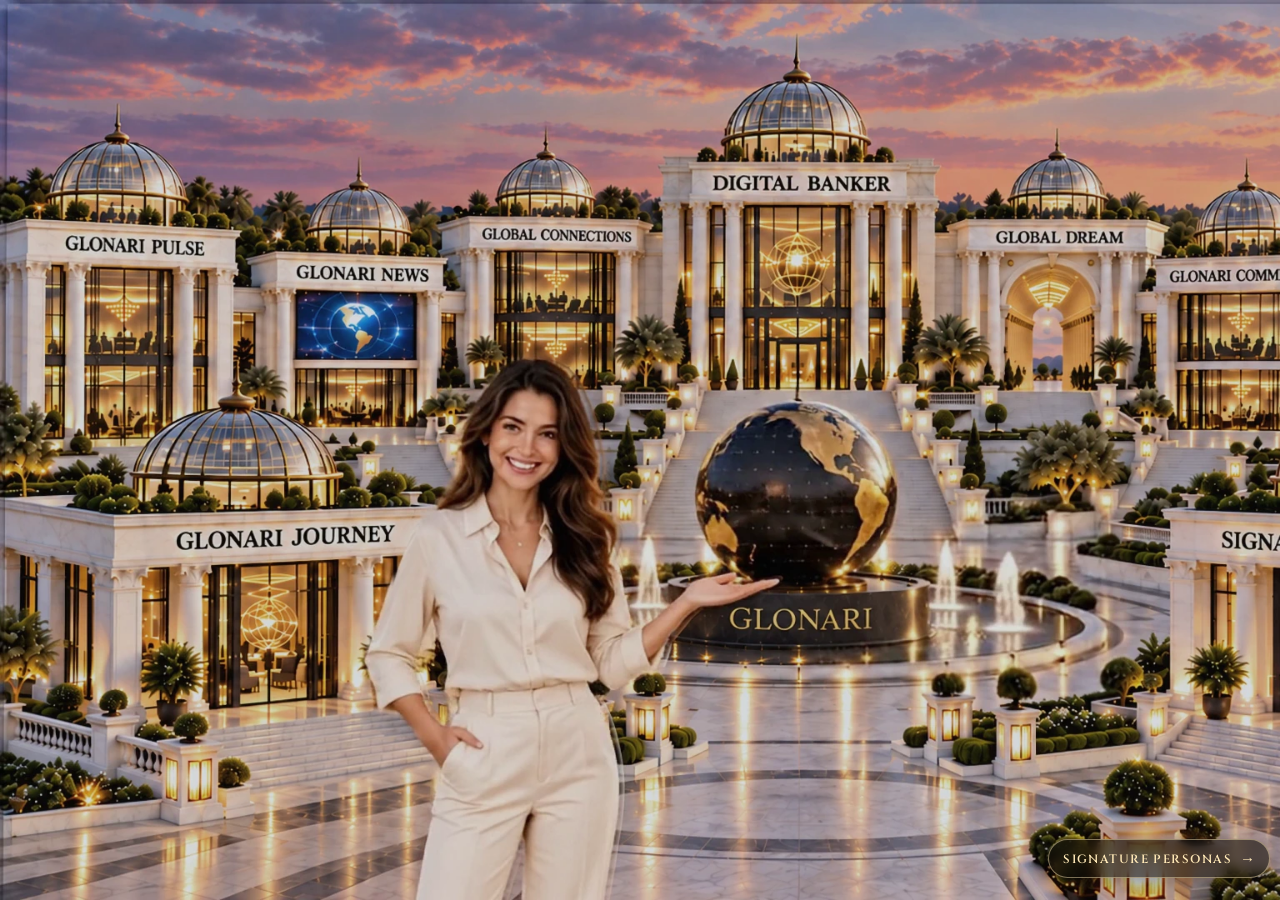
<file: mobile/index.html>
<!DOCTYPE html>
<html lang="en">
<head>
  <meta charset="UTF-8" />
  <meta name="viewport" content="width=device-width, initial-scale=1.0, viewport-fit=cover" />
  <script>
    // Reverse device gate (2026-08-25, later still — see
    // DEVELOPMENT_PLAN.md Stage 14 / PRODUCT_REQUIREMENTS.md §19 for the
    // full decision writeup). The forward gate in the desktop
    // `index.html` sends narrow viewports here; this had no matching
    // reverse check at all, a known, disclosed gap. Deliberately NOT
    // keyed on viewport width alone, though — a phone rotated to
    // landscape can easily exceed 767px, and must NOT be sent to the
    // desktop scene on that basis: desktop's mouse-hover/parallax model
    // has no touch equivalent (this project decided mobile itself gets
    // no movement/hover equivalent, which is a separate question from
    // whether desktop's own model works on a touchscreen — it doesn't).
    // Gated on width AND `(hover: hover) and (pointer: fine)` — the same
    // primary-input media features this project's own desktop `main.js`
    // already uses for its cursor decision (`finePointerQuery`), reused
    // here for consistency rather than introducing a second detection
    // philosophy for the same underlying question ("is this a
    // mouse-driven device"). A touch-primary device never matches this,
    // landscape or not, regardless of width — only a genuine
    // mouse/trackpad-driven wide window redirects, which rescues the
    // one real gap this leaves open: a desktop user loading this page
    // (directly, or via the forward gate) with a narrow BROWSER WINDOW,
    // then widening it without a reload.
    //
    // Known, accepted imprecision (same tradeoff `finePointerQuery`
    // already carries on desktop): `pointer`/`hover` reflect the
    // PRIMARY input, so a touch+mouse hybrid device (e.g. a 2-in-1
    // laptop used via its touchscreen) can still match if its primary
    // input is classified as mouse/trackpad — not solved here, consistent
    // with how the existing desktop gate already treats that ambiguity.
    //
    // Checked once synchronously on load (mirroring the forward gate,
    // and closing the "deep-links directly into mobile/index.html stays
    // there" gap) AND live via the same 'change'-event + debounce pattern
    // as the forward gate, so a rotation/resize after load is caught too.
    // Returning to the Campus (2026-10-12): the opening is only for a
    // fresh entry. A browser Back/Forward to this page, or arriving from
    // one of the sub-sites (their "← Glonari" back link, or any link out of
    // meet-gia/, digital-banker/, global-dream/, global-reserve/), lands
    // straight in the Campus loop. Same-origin referrer only, so an outside
    // link still gets the opening, and a manual reload (which keeps the old
    // referrer) still shows it — unless it was already shown in this tab
    // (see `glonari.openingSeen` in the next script).
    function glonariReturningToCampus() {
      try {
        var nav = performance.getEntriesByType('navigation')[0];
        if (nav && nav.type === 'back_forward') return true;
        if ((nav && nav.type === 'reload') || !document.referrer) return false;
        var ref = new URL(document.referrer);
        return ref.origin === location.origin &&
          /\/(meet-gia|digital-banker|global-dream|global-reserve)\//.test(ref.pathname);
      } catch (e) {
        return false;
      }
    }

    // 2026-10-13: the width/aspect part is now the exact negation of the
    // desktop gate ('(max-width: 767px), not all and (min-aspect-ratio:
    // 3/2)') — at least 768px wide AND at least 3:2 — so a window the
    // desktop page would send here is never sent back (no redirect loop).
    // The (hover)/(pointer) part is unchanged.
    var desktopQuery = window.matchMedia('(min-width: 768px) and (min-aspect-ratio: 3/2) and (hover: hover) and (pointer: fine)');

    function goDesktop() {
      window.location.replace('../index.html');
    }

    if (desktopQuery.matches) {
      // Carry a returning visit's "skip the intro" over the .replace().
      if (glonariReturningToCampus()) sessionStorage.setItem('glonariSkipIntro', '1');
      goDesktop();
    } else {
      var pendingDesktopRedirect = null;
      desktopQuery.addEventListener('change', function (event) {
        if (pendingDesktopRedirect) {
          clearTimeout(pendingDesktopRedirect);
          pendingDesktopRedirect = null;
        }
        if (!event.matches) return;
        pendingDesktopRedirect = setTimeout(function () {
          if (desktopQuery.matches) {
            // One-shot marker consumed by desktop index.html's own inline
            // <head> script — this call site is the LIVE resize/orientation
            // redirect, not the initial synchronous check above, so the
            // destination page must not replay the opening video. Set
            // immediately before the existing goDesktop() call; goDesktop()
            // itself and the redirect criteria are unchanged.
            sessionStorage.setItem('glonariSkipIntro', '1');
            goDesktop();
          }
        }, 300);
      });
    }
  </script>
  <script>
    // Opening video (2026-10-14, DEVELOPMENT_PLAN.md Stage 20 /
    // PRODUCT_REQUIREMENTS.md §30): the same rules as the desktop
    // index.html. A fresh entry plays ../assets/campus/campus-opening.mp4
    // full screen straight away (no splash screen, no click), then hands
    // off to the loop — see main.js. `opening-pending` on <html> is what
    // makes styles.css show the opening layer (with its poster) from the
    // very first paint.
    //
    // It is skipped — straight into the loop — when:
    //  - the one-shot `glonariSkipIntro` marker is set: by the desktop
    //    page when it forwards a returning visit here, or by its live
    //    resize/orientation redirect (consumed here, once);
    //  - returning to the Campus (see glonariReturningToCampus above);
    //  - it was already shown in this tab's session: `glonari.openingSeen`,
    //    the same flag the desktop page sets and reads, so one showing per
    //    session covers both versions.
    //
    // Nothing here runs when the first script is already redirecting to
    // the desktop page (the marker it may have just set must survive).

    // sessionStorage can throw (storage blocked, some private modes); a
    // failure reads as "nothing stored" → behaves like a first visit.
    function glonariSession(method, key, value) {
      try {
        return sessionStorage[method](key, value);
      } catch (e) {
        return null;
      }
    }

    function glonariPreload(href, priority) {
      var link = document.createElement('link');
      link.rel = 'preload';
      link.as = 'image';
      link.href = href;
      if (priority) link.fetchPriority = priority;
      document.head.appendChild(link);
    }

    // Framing of the 16:9 Campus box on this screen (also used by main.js
    // on resize): it always fills the screen ("cover" — on a portrait
    // phone that means full height, with only part of the frame's width
    // visible). `minTx..0` is the horizontal pan range (never past the
    // frame's edges). `openingTx` is the fixed position during the
    // opening video and where the loop starts: the right edge of the
    // screen sits on the right edge of the globe's pedestal, so the globe
    // and pedestal are whole and everything left of them goes to Gia.
    var GLONARI_PEDESTAL_RIGHT = 752; // pedestal ends ≈ 745; a few units of air, in the zones' 1280x720 space
    function glonariCampusFrame(vw, vh) {
      var h = Math.max(vh, vw * 9 / 16);
      var w = h * 16 / 9;
      var minTx = Math.min(0, vw - w);
      var openingTx = Math.min(0, Math.max(minTx, vw - (GLONARI_PEDESTAL_RIGHT / 1280) * w));
      return { w: w, h: h, top: (vh - h) / 2, minTx: minTx, openingTx: openingTx };
    }

    if (!desktopQuery.matches) {
      if (glonariSession('getItem', 'glonariSkipIntro')) {
        glonariSession('removeItem', 'glonariSkipIntro');
      } else if (!glonariReturningToCampus() && glonariSession('getItem', 'glonari.openingSeen') !== '1') {
        document.documentElement.classList.add('opening-pending');
        glonariPreload('../assets/campus/campus-opening-poster.webp', 'high');
      }
      glonariPreload('../assets/campus/campus-still.webp');
    }
  </script>
  <title>Glonari — Global</title>
  <link rel="icon" href="data:," />
  <link rel="stylesheet" href="../design-tokens.css" />
  <link rel="stylesheet" href="../section-modal.css" />
  <link rel="stylesheet" href="../campus-zones.css" />
  <link rel="stylesheet" href="styles.css" />
</head>
<body>
  <!-- Mobile Campus (2026-10-14, DEVELOPMENT_PLAN.md Stage 20 /
       PRODUCT_REQUIREMENTS.md §30) — replaces the old branded intro
       overlay and the carousel of cut-out buildings. Same media and the
       same 11 hotspots as the desktop Campus: the opening video, the
       still, the loop and the SVG zones are children of ONE 16:9 box
       (.campus), which main.js moves sideways with a single transform.
       Nothing inside it moves on its own, so no layer can ever drift off
       another. -->
  <div class="stage-viewport" id="stage">
  <div class="campus" id="campus">
    <img class="campus__still" alt="" width="1920" height="1080" draggable="false">
    <video class="campus__loop" muted loop playsinline preload="auto" aria-hidden="true"></video>
    <video class="campus__opening" muted playsinline preload="auto" aria-hidden="true"></video>
    <script>
      // Media src/poster set here (as on desktop), only when this page is
      // staying on mobile, so a page that is redirecting to the desktop
      // fetches no video. The opening only on a fresh entry; otherwise its
      // element is dropped and its file never requested. The box is placed
      // at its opening position right away, before the first paint.
      (function (opening) {
        if (desktopQuery.matches) return;
        var campus = opening.parentNode;
        var stage = campus.parentNode;
        var loop = campus.querySelector('.campus__loop');
        var frame = glonariCampusFrame(stage.clientWidth, stage.clientHeight);
        campus.style.width = frame.w + 'px';
        campus.style.height = frame.h + 'px';
        campus.style.transform = 'translate3d(' + frame.openingTx + 'px,' + frame.top + 'px,0)';
        campus.querySelector('.campus__still').src = '../assets/campus/campus-still.webp';
        loop.poster = '../assets/campus/campus-still.webp';
        loop.src = '../assets/campus/campus-loop.mp4';
        if (document.documentElement.classList.contains('opening-pending')) {
          opening.poster = '../assets/campus/campus-opening-poster.webp';
          opening.src = '../assets/campus/campus-opening.mp4';
        } else {
          opening.remove();
        }
      })(document.currentScript.previousElementSibling);
    </script>
    <!-- The 11 hotspots: written here by the shared campus-zones.js (the
         same shapes, masks and order as the desktop page). -->
    <script src="../campus-zones.js" data-base="../"></script>
  </div>
  </div>

  <!-- Name tag of the tapped zone. Tapping it does what a click does on
       desktop (section modal or the black-fade jump to a sub-site). -->
  <button class="campus__tag" type="button" tabindex="-1" aria-hidden="true">
    <span class="campus__tag-name"></span><span class="campus__tag-arrow" aria-hidden="true">→</span>
  </button>

  <!-- Edge plates: the nearest building beyond each screen edge; a tap
       glides the Campus over to it. Hidden when nothing is beyond. -->
  <button class="campus__edge campus__edge--left" type="button" tabindex="-1">
    <span class="campus__edge-arrow" aria-hidden="true">←</span><span class="campus__edge-name"></span>
  </button>
  <button class="campus__edge campus__edge--right" type="button" tabindex="-1">
    <span class="campus__edge-name"></span><span class="campus__edge-arrow" aria-hidden="true">→</span>
  </button>

  <!-- Same #modal-overlay/#modal-card markup as desktop's index.html —
       required as-is by the shared section-modal.js/section-modal.css —
       plus a corner × (mobile only; wired in main.js). -->
  <div id="modal-overlay">
    <div id="modal-card" role="dialog" aria-modal="true" aria-labelledby="modal-title" aria-describedby="modal-desc">
      <button class="modal-x" type="button" aria-label="Close">×</button>
      <h2 id="modal-title"></h2>
      <p id="modal-desc"></p>
      <button id="modal-close" type="button">Close</button>
    </div>
  </div>

  <!-- Cross-project navigation fade (Digital Banker, Meet Gia). -->
  <div id="exit-transition" aria-hidden="true"></div>

  <script src="../section-modal.js" defer></script>
  <script src="main.js" defer></script>
</body>
</html>
</file>
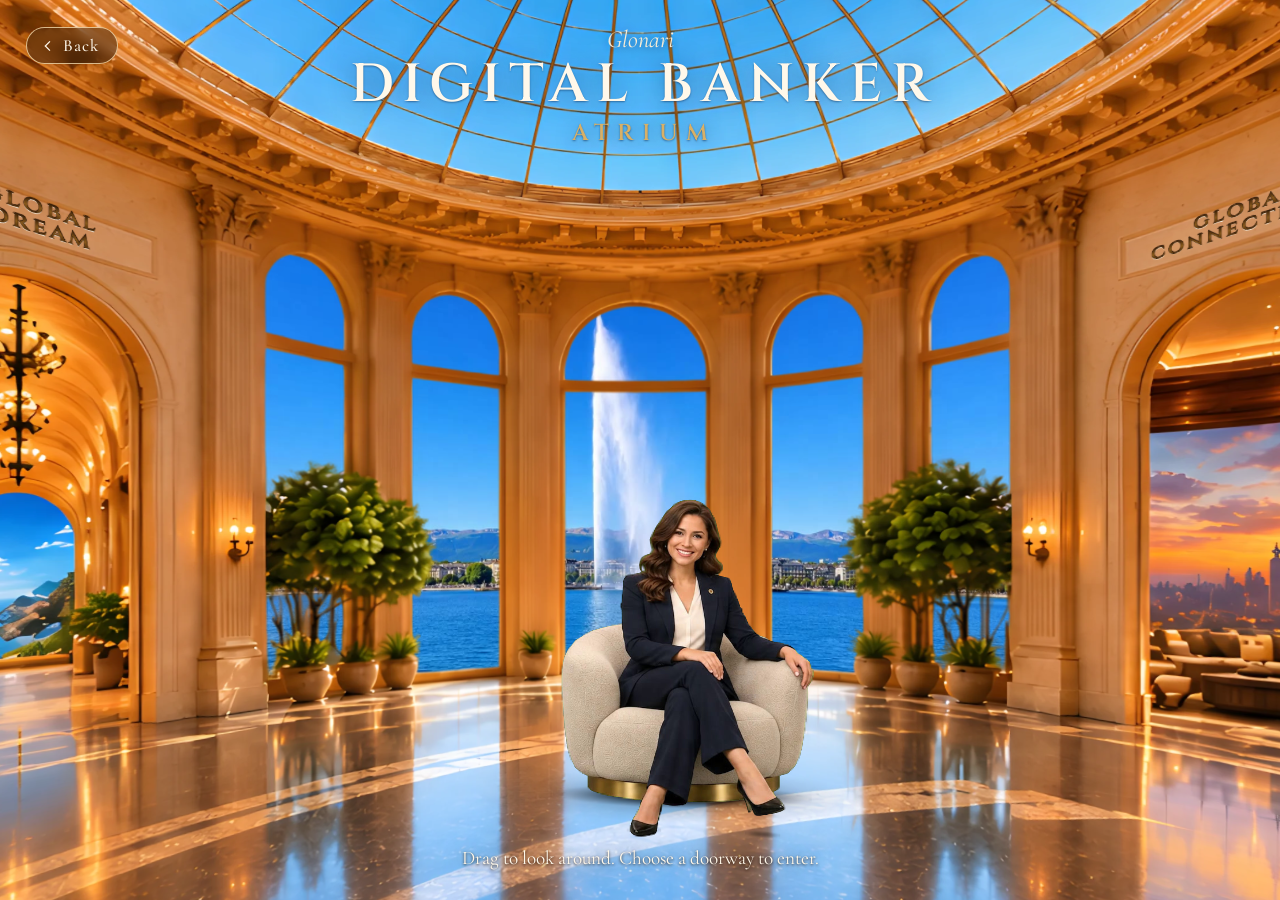
<file: digital-banker/atrium/index.html>
<!doctype html>
<html lang="en">
<head>
<meta charset="utf-8">
<meta name="viewport" content="width=device-width, initial-scale=1, viewport-fit=cover">
<meta name="theme-color" content="#2b1a0c">
<title>Glonari — Digital Banker Atrium</title>
<!-- Dark entry veil from digital-banker/gia/index.html (#exit-veil there):
     same color on both sides of the hand-off, and the same color as this
     page's own #veil (#1c1005), so arriving here reads as one short dip to
     dark. Inline here, not a linked stylesheet or a JS-added class, so the
     very first paint is already fully opaque while the panorama, fonts and
     WebGL scene are prepared underneath. Faded out by the control script at
     the end of <body> once atrium.js marks the scene ready (body.ready). -->
<style>
  #gia-entry-veil { position: fixed; inset: 0; z-index: 2000; opacity: 1; pointer-events: none; background: #1c1005; }
  /* While the veil covers the page, the canvas appears at once instead of
     through its own 1.2s fade from the walnut background, so the veil
     lifts straight onto the finished hall (see the control script). */
  html.gia-entry #stage canvas { transition: filter .5s ease; }
</style>
<script>document.documentElement.classList.add('gia-entry');</script>
<style>
  @font-face { font-family: Cinzel; font-weight: 600; font-display: swap; src: url('assets/fonts/cinzel-latin-600-normal.woff2') format('woff2'); }
  @font-face { font-family: 'Cormorant Garamond'; font-weight: 400; font-display: swap; src: url('assets/fonts/cormorant-garamond-latin-400-normal.woff2') format('woff2'); }
  @font-face { font-family: 'Cormorant Garamond'; font-weight: 400; font-style: italic; font-display: swap; src: url('assets/fonts/cormorant-garamond-latin-400-italic.woff2') format('woff2'); }
  @font-face { font-family: 'Cormorant Garamond'; font-weight: 500; font-display: swap; src: url('assets/fonts/cormorant-garamond-latin-500-normal.woff2') format('woff2'); }

  :root {
    --walnut: #2b1a0c;
    --stone: #efdfbf;
    --gilt: #d8b067;
    --gilt-deep: #9a6d2c;
    --ivory: #fff8ea;
    --card-bg: rgba(250, 240, 220, 0.92);
    --card-ink: #3a2410;
    --card-muted: #6d5033;
    --serif: 'Cormorant Garamond', Garamond, 'Times New Roman', serif;
    --inscription: Cinzel, 'Trajan Pro', Georgia, serif;
    color-scheme: light dark;
    box-sizing: border-box;
    padding-top: env(safe-area-inset-top, 0px);
    padding-bottom: env(safe-area-inset-bottom, 0px);
  }
  @media (prefers-color-scheme: dark) {
    :root:not([data-theme="light"]) { --card-bg: rgba(38, 24, 11, 0.9); --card-ink: #f6e6c6; --card-muted: #cdb38a; }
  }
  :root[data-theme="dark"] { --card-bg: rgba(38, 24, 11, 0.9); --card-ink: #f6e6c6; --card-muted: #cdb38a; }
  *, *::before, *::after { box-sizing: inherit; }
  html { height: 100%; scroll-padding-top: env(safe-area-inset-top, 0px); }
  body { height: 100%; margin: 0; overflow: hidden; background: var(--walnut); color: var(--ivory); font-family: var(--serif); }

  #stage { position: fixed; inset: 0; touch-action: none; cursor: grab; user-select: none; -webkit-user-select: none; }
  #stage.dragging { cursor: grabbing; }
  #stage.pointing:not(.dragging) { cursor: pointer; }
  #stage canvas { position: absolute; inset: 0; width: 100%; height: 100%; display: block; opacity: 0; transition: opacity 1.2s ease, filter .5s ease; }
  body.ready #stage canvas { opacity: 1; }
  body.in-room #stage canvas { filter: blur(14px) brightness(.5); }

  #overlay { position: absolute; inset: 0; width: 100%; height: 100%; overflow: visible; }
  #overlay .door { fill: transparent; pointer-events: all; }
  #overlay .dim { fill: rgba(28, 16, 5, .5); pointer-events: none; opacity: 0; transition: opacity .45s ease; }
  #overlay .glow { fill: rgba(255, 214, 150, .10); stroke: #f1cf8c; stroke-width: 2; pointer-events: none; opacity: 0; transition: opacity .35s ease;
    filter: drop-shadow(0 0 6px rgba(255, 206, 120, .9)) drop-shadow(0 0 22px rgba(255, 190, 90, .55)); mix-blend-mode: screen; }
  #overlay.has-active .dim, #overlay.has-active .glow { opacity: 1; }
  body.entering #overlay .dim, body.entering #overlay .glow { opacity: 0; }
  body.in-room #overlay { opacity: 0; }

  .masthead { position: fixed; top: calc(env(safe-area-inset-top, 0px) + clamp(14px, 3vh, 34px)); left: 0; right: 0; text-align: center; pointer-events: none;
    opacity: 0; transform: translateY(-6px); transition: opacity 1.4s ease .4s, transform 1.4s ease .4s; }
  body.ready .masthead { opacity: 1; transform: none; }
  body.in-room .masthead, body.entering .masthead { opacity: 0; transition-delay: 0s; }
  .masthead h1, .masthead p { margin: 0; line-height: 1.1; }
  .masthead [hidden] { display: none; }
  #overline { font-family: var(--serif); font-style: italic; font-size: clamp(18px, 1.9vw, 26px); color: #f7ecd6;
    text-shadow: 0 1px 8px rgba(10, 40, 90, .6); margin-bottom: .1em; }
  #title { font-family: var(--inscription); font-weight: 600; font-size: clamp(26px, 4.2vw, 58px); letter-spacing: .16em; padding-left: .16em;
    text-transform: uppercase; white-space: nowrap; color: var(--ivory); text-shadow: 0 1px 2px rgba(20, 50, 90, .55), 0 0 26px rgba(10, 40, 90, .45); }
  #subtitle { font-family: var(--inscription); font-weight: 600; font-size: clamp(16px, 1.8vw, 26px); letter-spacing: .35em; padding-left: .35em;
    text-transform: uppercase; margin-top: .25em; color: var(--gilt); text-shadow: 0 1px 2px rgba(20, 50, 90, .6), 0 0 18px rgba(10, 40, 90, .5); }

  #caption { position: fixed; left: 0; right: 0; bottom: calc(env(safe-area-inset-bottom, 0px) + clamp(14px, 3.5vh, 30px)); margin: 0; text-align: center; pointer-events: none;
    font-size: clamp(16px, 1.5vw, 20px); color: var(--ivory); text-shadow: 0 1px 3px rgba(30, 15, 3, .9), 0 0 18px rgba(30, 15, 3, .7);
    opacity: 0; transition: opacity 1s ease 1s; }
  body.ready #caption { opacity: 1; }
  body.in-room #caption, body.entering #caption { opacity: 0; transition-delay: 0s; }

  .step { position: fixed; top: 50%; z-index: 3; width: 46px; height: 46px; margin-top: -23px; display: none; place-items: center; padding: 0;
    border-radius: 50%; border: 1px solid rgba(255, 231, 186, .75); background: rgba(43, 26, 12, .45); color: var(--ivory); cursor: pointer;
    backdrop-filter: blur(6px); -webkit-backdrop-filter: blur(6px); opacity: 0; transition: opacity 1s ease 1.2s; }
  .step svg { width: 18px; height: 18px; }
  #prev { left: calc(env(safe-area-inset-left, 0px) + 12px); }
  #next { right: calc(env(safe-area-inset-right, 0px) + 12px); }
  .step:focus-visible { outline: 2px solid var(--gilt); outline-offset: 3px; }
  @media (max-width: 760px), (pointer: coarse) { .step { display: grid; } }
  body.ready .step { opacity: 1; }
  body.in-room .step, body.entering .step { opacity: 0; pointer-events: none; transition-delay: 0s; }
  #rooms-nav button { position: fixed; width: 1px; height: 1px; overflow: hidden; clip-path: inset(50%); white-space: nowrap; border: 0; padding: 0; }

  #veil { position: fixed; inset: 0; background: #1c1005; opacity: 0; pointer-events: none; transition: opacity .38s ease; z-index: 5; }
  #veil.on { opacity: 1; }

  #room { position: fixed; inset: 0; z-index: 4; display: grid; place-items: center; padding: 24px; opacity: 0; transition: opacity .5s ease; }
  #room.shown { opacity: 1; }
  #room[hidden] { display: none; }
  #room-video { position: absolute; inset: 0; width: 100%; height: 100%; object-fit: cover; display: none; }
  #room.with-video #room-video { display: block; }
  #room.with-video { place-items: end start; padding: clamp(18px, 5vw, 64px); padding-bottom: calc(env(safe-area-inset-bottom, 0px) + clamp(18px, 5vw, 56px)); }
  .room-card { position: relative; max-width: 34rem; width: 100%; padding: clamp(24px, 4vw, 44px); background: var(--card-bg); color: var(--card-ink);
    border: 1px solid rgba(216, 176, 103, .7); outline: 1px solid rgba(216, 176, 103, .35); outline-offset: 5px; border-radius: 2px;
    box-shadow: 0 30px 80px rgba(20, 10, 2, .45); backdrop-filter: blur(6px); -webkit-backdrop-filter: blur(6px); }
  .room-card h2 { margin: 0 0 .5em; font-family: var(--inscription); font-weight: 600; font-size: clamp(24px, 3vw, 36px); letter-spacing: .12em; line-height: 1.15; }
  .room-card p { margin: 0 0 1.6em; font-size: clamp(18px, 1.6vw, 21px); line-height: 1.5; color: var(--card-muted); }
  #back { font: 500 18px/1 var(--serif); color: var(--card-ink); background: transparent; border: 1px solid var(--gilt-deep); padding: 12px 22px; border-radius: 2px; cursor: pointer;
    transition: background .2s ease, color .2s ease; }
  #back:hover { background: var(--gilt-deep); color: var(--ivory); }
  #back:focus-visible, #rooms-nav button:focus-visible { outline: 2px solid var(--gilt); outline-offset: 3px; }

  #status { pointer-events: none; position: fixed; inset: auto 0 45% 0; margin: 0 auto; max-width: 30rem; padding: 0 24px; text-align: center; font-size: 20px; line-height: 1.5; color: var(--stone); transition: opacity .6s ease; }
  #status:empty::before { content: 'Opening the atrium…'; font-style: italic; opacity: .7; }
  body.ready #status:empty { opacity: 0; }

  /* ---------- Back to Digital Banker (GIA) ----------
     Explicit hard link, never history.back(), per the fixed back-chain of
     the connected Glonari screens. Styled in this page's own language
     (walnut glass pill, gilt hairline, serif caption) like the .step
     buttons. Hidden until the hall has appeared, and while a doorway is
     being entered or a room screen is open. */
  .back-link { position: fixed; z-index: 3;
    top: calc(env(safe-area-inset-top, 0px) + clamp(14px, 3vh, 34px)); left: calc(env(safe-area-inset-left, 0px) + clamp(14px, 2vw, 28px));
    display: inline-flex; align-items: center; gap: 8px; padding: 9px 18px 9px 14px;
    border: 1px solid rgba(255, 231, 186, .75); border-radius: 999px; background: rgba(43, 26, 12, .45);
    backdrop-filter: blur(6px); -webkit-backdrop-filter: blur(6px);
    font: 500 17px/1 var(--serif); letter-spacing: .06em; color: var(--ivory); text-decoration: none;
    opacity: 0; pointer-events: none; transition: opacity 1s ease 1s, background .2s ease, border-color .2s ease; }
  .back-link svg { width: 14px; height: 14px; }
  .back-link:hover { background: rgba(43, 26, 12, .7); border-color: var(--gilt); }
  .back-link:focus-visible { outline: 2px solid var(--gilt); outline-offset: 3px; }
  body.ready .back-link { opacity: 1; pointer-events: auto; }
  body.in-room .back-link, body.entering .back-link { opacity: 0; pointer-events: none; transition-delay: 0s; }

  @media (prefers-reduced-motion: reduce) { *, *::before, *::after { transition-duration: .01s !important; transition-delay: 0s !important; } }
</style>
</head>
<body>
  <div id="gia-entry-veil" aria-hidden="true"></div>
  <a class="back-link" href="../gia/index.html" aria-label="Back to Digital Banker"><svg viewBox="0 0 18 18" aria-hidden="true"><path d="M11.5 3 5.5 9l6 6" fill="none" stroke="currentColor" stroke-width="1.6"/></svg><span>Back</span></a>
  <main id="stage" aria-label="The atrium. Drag to look around; choose a doorway to enter a room.">
    <svg id="overlay" aria-hidden="true"></svg>
  </main>

  <header class="masthead">
    <p id="overline"></p>
    <h1 id="title"></h1>
    <p id="subtitle"></p>
  </header>

  <p id="caption" aria-live="polite"></p>
  <nav id="rooms-nav" aria-label="Rooms"></nav>
  <button class="step" id="prev" type="button" aria-label="Previous doorway"><svg viewBox="0 0 18 18" aria-hidden="true"><path d="M11.5 3 5.5 9l6 6" fill="none" stroke="currentColor" stroke-width="1.6"/></svg></button>
  <button class="step" id="next" type="button" aria-label="Next doorway"><svg viewBox="0 0 18 18" aria-hidden="true"><path d="m6.5 3 6 6-6 6" fill="none" stroke="currentColor" stroke-width="1.6"/></svg></button>
  <p id="status" role="status"></p>

  <section id="room" hidden aria-labelledby="room-title">
    <video id="room-video" muted loop playsinline preload="none"></video>
    <div class="room-card">
      <h2 id="room-title"></h2>
      <p id="room-text"></p>
      <button id="back" type="button">Back to the atrium</button>
    </div>
  </section>
  <div id="veil"></div>

  <script src="vendor/three.min.js"></script>
  <script src="atrium.js"></script>
  <script>
  /* Entry-veil control (see #gia-entry-veil in <head>). Waits for the
     atrium's own "scene is ready" signal: atrium.js adds body.ready only
     after the panorama has decoded, the Cinzel font is in and the WebGL
     scene is built. With GIA's prefetch this is normally already the case
     a frame or two after landing. If it takes longer than MAX_HOLD_MS (or
     atrium.js reports an error in #status), the veil lifts anyway and the
     page falls back to its own "Opening the atrium…" loader and canvas
     fade-in, rather than holding a dark screen. */
  (function () {
    var VEIL_OUT_MS = 250, MAX_HOLD_MS = 1200;
    var el = document.getElementById('gia-entry-veil');
    var status = document.getElementById('status');
    var root = document.documentElement;
    if (!el) { root.classList.remove('gia-entry'); return; }
    var reduceMotion = window.matchMedia('(prefers-reduced-motion: reduce)').matches;
    var done = false, observer = null, holdTimer = 0;
    function isReady() { return document.body.classList.contains('ready'); }
    function reveal() {
      if (done) return;
      done = true;
      if (observer) observer.disconnect();
      clearTimeout(holdTimer);
      // not ready yet: give the canvas its own fade-in back for when it is
      if (!isReady()) root.classList.remove('gia-entry');
      el.style.transition = reduceMotion ? 'none' : 'opacity ' + VEIL_OUT_MS + 'ms ease-out';
      el.style.opacity = '0';
      setTimeout(function () { el.remove(); root.classList.remove('gia-entry'); }, reduceMotion ? 0 : VEIL_OUT_MS);
    }
    function check() {
      if (isReady() || (status && status.textContent.trim())) {
        // one frame so the first rendered frame of the hall is on screen under the veil
        requestAnimationFrame(reveal);
        return true;
      }
      return false;
    }
    if (check()) return;
    observer = new MutationObserver(check);
    observer.observe(document.body, { attributes: true, attributeFilter: ['class'] });
    if (status) observer.observe(status, { childList: true, characterData: true, subtree: true });
    holdTimer = setTimeout(reveal, MAX_HOLD_MS);
  })();
  </script>
</body>
</html>
</file>
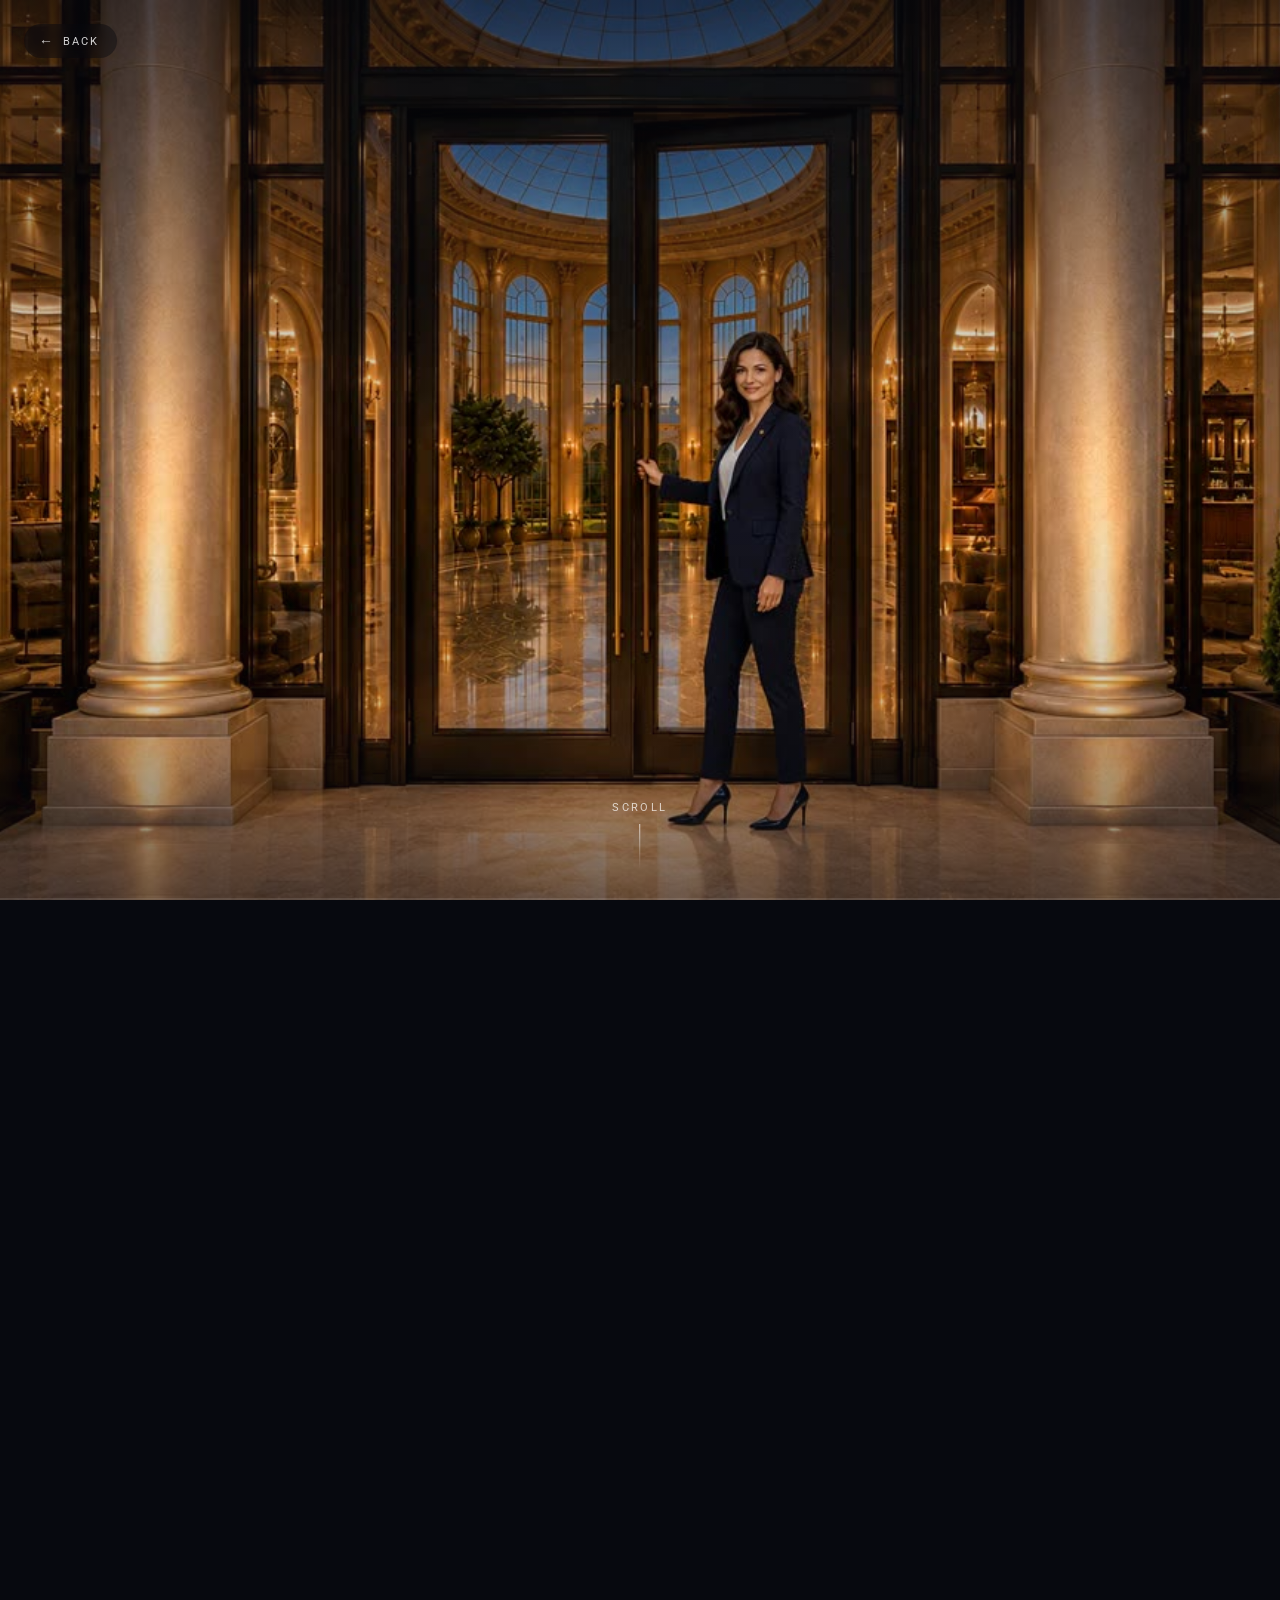
<file: digital-banker/gia/index.html>
<!DOCTYPE html>
<html lang="en">
<head>
<meta charset="utf-8">
<meta name="viewport" content="width=device-width, initial-scale=1, viewport-fit=cover">
<title>Digital Banker — Welcome</title>
<meta name="description" content="Not a banking app. Not a wallet. A space where money serves your life.">
<link rel="preconnect" href="https://fonts.googleapis.com">
<link rel="preconnect" href="https://fonts.gstatic.com" crossorigin>
<link href="https://fonts.googleapis.com/css2?family=Playfair+Display:wght@500;700&family=Roboto:wght@400;500&display=swap" rel="stylesheet">
<link rel="preload" as="image" href="poster.jpg">
<style>
/* ============================================================
   DIGITAL BANKER — DESIGN SYSTEM
   Reference frames: 1920x1080 (blocks 1-3), 1820x1024 (block 4).
   Positions are % of the frame; type is expressed in design pixels
   via --u / --u4, so the Figma proportions hold at any size.
   ============================================================ */
:root{
  --ink:          #FFFFFF;
  --ink-soft:     rgba(255,255,255,.90);
  --accent:       #D8B26A;   /* warm gold, sampled from the lobby light */
  --bg:           #07090F;
  --scrim-top:    .62;       /* legibility scrim over the bright lobby */
  --scrim-bottom: .55;
  --font-display: "Playfair Display", "Times New Roman", Georgia, serif;
  --font-text:    "Roboto", "Helvetica Neue", Arial, sans-serif;
}

*,*::before,*::after{ box-sizing:border-box; }
html{ background:var(--bg); }
/* NB: no `overflow-x:hidden` on <html>/<body> — it turns that element into a
   scroll container and breaks the sticky pin. Nothing here overflows sideways. */
body{
  margin:0; background:var(--bg); color:var(--ink);
  font-family:var(--font-text);
  -webkit-font-smoothing:antialiased; -moz-osx-font-smoothing:grayscale;
}

/* ---------- scroll rig -------------------------------------- */
.track{ position:relative; width:100%; }   /* height is set by JS */
.pin{
  position:sticky; top:0;
  height:100vh;    /* fallback */
  height:100svh;   /* small viewport — the pin never hides under a mobile URL bar */
  width:100%; overflow:hidden;
  background:var(--bg);
}

#video{
  position:absolute; inset:0;
  width:100%; height:100%;
  object-fit:cover; object-position:54% center;
  display:block;
  background:var(--bg) url("poster.jpg") 54% center / cover no-repeat;
}

.scrim{
  position:absolute; inset:0; pointer-events:none;
  background:
    linear-gradient(180deg,
      rgba(7,9,15,var(--scrim-top)) 0%,
      rgba(7,9,15,.30) 28%,
      rgba(7,9,15,0)   50%),
    linear-gradient(0deg,
      rgba(7,9,15,var(--scrim-bottom)) 0%,
      rgba(7,9,15,.18) 22%,
      rgba(7,9,15,0)   44%);
}

/* ---------- stage: the 16:9 design frame -------------------- */
.stage{
  position:absolute; left:50%; top:50%;
  transform:translate(-50%,-50%);
  /* page-entrance fade — the first frame lands before the copy does */
  opacity:0; transition:opacity 1.1s cubic-bezier(.22,.61,.36,1) .25s;
  --stage-w: min(100vw, calc(100svh * 16 / 9));
  width:var(--stage-w);
  height:calc(var(--stage-w) * 9 / 16);
  --u:  calc(var(--stage-w) / 1920);   /* 1 design px of the 1920 frame */
  --u4: calc(var(--stage-w) / 1820);   /* 1 design px of the 1820 frame */
  pointer-events:none;
}

.blk{
  position:absolute;
  opacity:0; visibility:hidden;
  will-change:opacity;
  text-shadow:0 calc(2 * var(--u)) calc(28 * var(--u)) rgba(7,9,15,.55);
}

/* Block 1 — X 556 / Y 83.25 · 808.5 x 243.75 · frame 1920x1080 */
.blk--1{
  left:28.95833%; top:7.70833%;
  width:42.10938%; min-height:22.56944%;
  text-align:center;
}
.blk--1 .eyebrow{
  margin:0;
  font-family:var(--font-text); font-weight:400;
  font-size:calc(24 * var(--u)); line-height:1.5;
  letter-spacing:0; text-transform:uppercase;
  color:var(--ink-soft);
}
.blk--1 .headline{
  margin:calc(22.5 * var(--u)) 0 0;
  font-family:var(--font-display); font-weight:500;
  font-size:calc(68 * var(--u)); line-height:1.2;
  letter-spacing:0;
  /* Figma sets this on one line; the webfont runs ~6 design px wider
     than the 808.5 box, so keep the single line rather than reflow. */
  white-space:nowrap;
}
.blk--1 .sub{
  margin:calc(22.5 * var(--u)) 0 0;
  font-family:var(--font-text); font-weight:500;
  font-size:calc(27 * var(--u)); line-height:1.5;
  letter-spacing:0; color:var(--ink-soft);
}

/* Block 2 — X 365.25 / Y 91.5 · 712.5 x 162 · frame 1920x1080 */
.blk--2{
  left:19.02344%; top:8.47222%;
  width:37.10938%; min-height:15%;
  text-align:left;
}
/* Block 3 — X 1147.5 / Y 751.5 · 660.75 x 216 · frame 1920x1080 */
.blk--3{
  left:59.76563%; top:69.58333%;
  width:34.41406%; min-height:20%;
  text-align:left;
}
.blk--2 p, .blk--3 p{
  margin:0;
  font-family:var(--font-display); font-weight:700;
  font-size:calc(36 * var(--u)); line-height:1.5;
  letter-spacing:0;
}

/* Block 4 — X 332 / Y 46.21 · 1156.7 x 234.61 · frame 1820x1024 */
.blk--4{
  left:18.24176%; top:4.51270%;
  width:63.55495%; min-height:22.91113%;
  text-align:center;
}
.blk--4 p{
  margin:0;
  font-family:var(--font-display); font-weight:500;
  font-size:calc(64 * var(--u4)); line-height:1.2;
  letter-spacing:0;
}

/* ---------- scroll affordance -------------------------------- */
.cue{
  position:absolute; left:50%; bottom:clamp(20px, 3.4vh, 44px);
  transform:translateX(-50%);
  display:flex; flex-direction:column; align-items:center; gap:10px;
  font-weight:400; font-size:11px; letter-spacing:.22em;
  text-transform:uppercase; color:rgba(255,255,255,.72);
  pointer-events:none;
  /* opacity is driven every frame from scroll progress in readScroll()
     below (same ramp()/smoothstep technique as the TIMELINE text blocks),
     not a CSS transition — a transition here would lag behind the
     already-eased ramp() curve instead of tracking it. */
}
.cue__line{
  width:1px; height:clamp(28px, 5vh, 52px);
  background:linear-gradient(180deg, rgba(255,255,255,.75), rgba(255,255,255,0));
  animation:cueDrift 2.2s ease-in-out infinite;
}
@keyframes cueDrift{
  0%,100%{ transform:scaleY(.55); transform-origin:top; opacity:.55; }
  50%    { transform:scaleY(1);   transform-origin:top; opacity:1;   }
}
.is-ready .stage{ opacity:1; }

.progress{
  position:absolute; left:0; bottom:0; height:2px; width:100%;
  background:rgba(255,255,255,.10);
}
.progress__bar{
  height:100%; width:0;
  background:linear-gradient(90deg, rgba(216,178,106,.35), var(--accent));
}
/* video download progress, shown only until the clip is in memory */
.loading{
  position:absolute; left:0; top:0; height:2px; width:100%;
  background:var(--accent);
  transform-origin:0 50%; transform:scaleX(0);
  transition:transform .2s linear, opacity .4s ease;
}
.loading.is-done{ opacity:0; }

/* ---------- back navigation -----------------------------------
   Explicit hard link back to the Glonari campus (never history.back(),
   per the fixed back-chain used across digital-banker/global-reserve).
   Fixed to the viewport, not the .stage, so it never scales/pans with
   the video stage. env(safe-area-inset-*) is a no-op on the desktop-only
   target today but keeps this correct if the page is ever viewed on a
   notched device. */
.back-link{
  position:fixed;
  top:calc(env(safe-area-inset-top, 0px) + 24px);
  left:calc(env(safe-area-inset-left, 0px) + 24px);
  z-index:50;
  display:inline-flex; align-items:center; gap:8px;
  padding:10px 18px 10px 15px;
  background:rgba(7,9,15,.4);
  backdrop-filter:blur(6px); -webkit-backdrop-filter:blur(6px);
  border-radius:999px;
  font-family:var(--font-text); font-weight:400; font-size:11px;
  letter-spacing:.18em; text-transform:uppercase;
  color:rgba(255,255,255,.82); text-decoration:none;
  transition:color .25s ease, background-color .25s ease;
}
.back-link:hover, .back-link:focus-visible{
  color:var(--accent);
  background:rgba(7,9,15,.55);
}
.back-link:focus-visible{ outline:1px solid var(--accent); outline-offset:3px; }
.back-link__arrow{ font-size:14px; line-height:1; }

/* ---------- mobile ------------------------------------------- */
@media (max-width: 820px){
  :root{ --scrim-top:.68; --scrim-bottom:.62; }

  .stage{ left:0; top:0; transform:none; width:100%; height:100%; }

  .blk{
    left:clamp(20px, 6vw, 40px);
    right:clamp(20px, 6vw, 40px);
    width:auto; min-height:0;
    text-shadow:0 2px 22px rgba(7,9,15,.65);
  }
  /* the spec line breaks are authored for 1920 — let mobile reflow.
     The markup keeps a space before each <br>, so the copy still reads right. */
  .blk br{ display:none; }

  .blk--1{ top:11%; text-align:center; }
  .blk--2{ top:11%; text-align:left; }
  .blk--3{ top:auto; bottom:17%; text-align:left; }  /* clears the home indicator */
  .blk--4{ top:11%; text-align:center; }

  .blk--1 .eyebrow { font-size:clamp(10px, 3vw, 14px); letter-spacing:.14em; }
  .blk--1 .headline{ font-size:clamp(28px, 8.4vw, 46px); margin-top:clamp(10px, 2.6vw, 18px); white-space:normal; }
  .blk--1 .sub     { font-size:clamp(13.5px, 3.9vw, 19px); margin-top:clamp(12px, 3vw, 20px); }
  .blk--2 p,
  .blk--3 p        { font-size:clamp(18px, 5.4vw, 28px); line-height:1.45; }
  .blk--4 p        { font-size:clamp(24px, 7.2vw, 38px); }

  /* no widows once the authored line breaks are dropped */
  .blk--1 .headline, .blk--1 .sub, .blk--4 p{ text-wrap:balance; }
}

/* short landscape phones */
@media (max-height: 460px) and (orientation: landscape){
  .blk--1 .headline{ font-size:calc(58 * var(--u)); }
  .cue{ display:none; }
}

@media (prefers-reduced-motion: reduce){
  .cue__line{ animation:none; }
}
</style>
</head>
<body>

<a class="back-link" href="../../index.html" aria-label="Back to Glonari">
  <span class="back-link__arrow" aria-hidden="true">&larr;</span>
  <span>Back</span>
</a>

<main class="track" id="track">
  <div class="pin">
    <!-- No src here: the script fetches the whole clip into memory first
         (see "video source" below), so scrubbing never waits on the network. -->
    <video id="video"
           data-src="digital-banker-mobile-1080p-scrub.mp4"
           poster="poster.jpg"
           muted playsinline webkit-playsinline
           preload="auto"
           disablepictureinpicture
           aria-hidden="true"
           tabindex="-1"></video>

    <div class="scrim" aria-hidden="true"></div>

    <div class="stage" id="stage">

      <!-- Block 1 · 00:00.0 – 00:02.5 -->
      <section class="blk blk--1" data-block="1">
        <p class="eyebrow">Glonari presents</p>
        <h1 class="headline">Welcome to Digital Banker</h1>
        <p class="sub">Not a banking app. Not a wallet. <br>A space where money serves your life - not the other way around.</p>
      </section>

      <!-- Block 2 · 00:02.5 – 00:05.5 -->
      <section class="blk blk--2" data-block="2">
        <p>Every door here isn&rsquo;t about your balance. <br>It&rsquo;s about what you&rsquo;re ready to move <br>toward next.</p>
      </section>

      <!-- Block 3 · 00:05.5 – 00:07.5 -->
      <section class="blk blk--3" data-block="3">
        <p>Gia has already prepared everything: <br>where you stand, what&rsquo;s ahead, and the <br>step that&rsquo;s closest. <br>No anxious numbers - just clarity.</p>
      </section>

      <!-- Block 4 · 00:07.5 – 00:10.0, held -->
      <section class="blk blk--4" data-block="4">
        <p>Welcome to a place where your <br>readiness is visible, and progress is felt.</p>
      </section>

    </div>

    <div class="cue" id="cue" aria-hidden="true">
      <span>Scroll</span>
      <span class="cue__line"></span>
    </div>

    <div class="loading" id="loading" aria-hidden="true"></div>
    <div class="progress" aria-hidden="true"><div class="progress__bar" id="bar"></div></div>
  </div>
</main>

<!-- Dark veil before handing off to digital-banker/atrium/ (replaced the
     former golden #light-flash on 2026-10-01, at user request). Same color
     as the atrium's own #veil (#1c1005) and as #gia-entry-veil, which is
     already opaque on the atrium's first paint, so the navigation reads as
     one short dip to dark: this page fades the veil in (EXIT_VEIL_MS), the
     atrium fades its own copy out once its scene is ready. -->
<div id="exit-veil" aria-hidden="true"></div>
<style>
#exit-veil{
  position:fixed; inset:0; z-index:10000; opacity:0; pointer-events:none;
  background:#1c1005;
  transition:opacity 200ms ease-in;
}
#exit-veil.active{ opacity:1; }
@media (prefers-reduced-motion: reduce){
  #exit-veil{ transition:none; }
}
</style>

<script>
(function () {
  'use strict';

  /* ---------------- configuration ------------------------------ */
  var DURATION      = 10.125;  // s — real length of the clip
  var PX_PER_SECOND = 620;     // scroll pace
  var HOLD_SHARE    = 0.15;    // last 15% of the scroll holds the final frame
  var SMOOTHING     = 0.16;    // lerp factor, lower = softer

  /* Touch devices (added 2026-10-12): at PX_PER_SECOND the clip is ~7400px
     of scroll — 15-20 swipes on a phone. On a coarse pointer (same test as
     atrium.js) the whole scroll is instead TOUCH_SCROLL_SCREENS viewport
     heights (~2650px on an iPhone 14, ~4-6 swipes), and the final-frame hold
     shrinks to TOUCH_HOLD_SHARE: the final frame hands off to the atrium on
     its own after FINAL_FRAME_ADVANCE_MS, so a long empty tail isn't needed.
     Mouse/trackpad desktops keep PX_PER_SECOND and HOLD_SHARE unchanged.
     To retune the phone pace, change TOUCH_SCROLL_SCREENS only. */
  var IS_TOUCH             = window.matchMedia('(pointer: coarse)').matches;
  var TOUCH_SCROLL_SCREENS = 4;     // whole scroll = 4 x viewport height
  var TOUCH_HOLD_SHARE     = 0.05;  // last 5% of the scroll holds the final frame
  if (IS_TOUCH) HOLD_SHARE = TOUCH_HOLD_SHARE;
  var SEEK_EPSILON  = 1 / 48;  // half a frame @ 24fps

  var CROSSFADE = 0.5;         // s — per digital_banker_timecoding.md

  /* Straight out of digital_banker_timecoding.md — seconds of video time. */
  var BLOCKS = [
    { block: 1, from: 0.0, to:  2.5 },
    { block: 2, from: 2.5, to:  5.5 },
    { block: 3, from: 5.5, to:  7.5 },
    { block: 4, from: 7.5, to: 10.0, hold: true }  // stays put so it can be read
  ];

  var video = document.getElementById('video');
  var track = document.getElementById('track');
  var bar   = document.getElementById('bar');
  var cue   = document.getElementById('cue');

  /* "Scroll" cue: fully visible through the first CUE_FADE_START of the
     scroll progress, then eases out over the next span, gone by
     CUE_FADE_END — so it survives one light wheel notch and only recedes
     after a deliberate, noticeable amount of scrolling. */
  var CUE_FADE_START = 0.045;
  var CUE_FADE_END   = 0.09;

  /* ---------------- hand-off to the next screen ------------------
     Block 4 already holds on the final frame for the last HOLD_SHARE of
     the scroll (see readScroll below) so it can be read — this is that
     hold's natural exit. Once the visitor has scrolled all the way to the
     very bottom (p >= ADVANCE_AT) we wait ADVANCE_DELAY_MS, then fade in
     the dark #exit-veil and navigate to the atrium. ADVANCE_DELAY_MS was
     1100ms until 2026-10-01; shortened to 250ms at user request (Block 4
     is already read during the scroll hold itself), keeping only enough
     delay to act as the momentum-overshoot guard below. The delay is cancelled if they scroll back up before it
     fires, so a momentum overshoot at the bottom can't trigger it by
     accident. NEXT_SCREEN_URL is relative to this file, matching the
     digital-banker/gia -> digital-banker/atrium layout (the atrium
     replaced the former digital-banker/lobby/ on 2026-10-01). */
  var NEXT_SCREEN_URL   = '../atrium/index.html';
  var ADVANCE_AT        = 0.999;
  var ADVANCE_DELAY_MS  = 250;
  var EXIT_VEIL_MS      = 200; // keep in sync with #exit-veil's CSS transition-duration
  var exitVeil          = document.getElementById('exit-veil');
  var advanceTimer      = null;
  var navigating        = false;

  function goToNextScreen() {
    if (navigating) return;
    navigating = true;
    if (exitVeil) {
      exitVeil.classList.add('active');
      window.setTimeout(function () {
        window.location.href = NEXT_SCREEN_URL;
      }, EXIT_VEIL_MS);
    } else {
      window.location.href = NEXT_SCREEN_URL;
    }
  }

  function scheduleAdvance() {
    if (navigating || advanceTimer) return;
    advanceTimer = window.setTimeout(function () {
      advanceTimer = null;
      goToNextScreen();
    }, ADVANCE_DELAY_MS);
  }

  function cancelAdvance() {
    if (!advanceTimer) return;
    window.clearTimeout(advanceTimer);
    advanceTimer = null;
  }

  /* Second, scroll-independent exit (added 2026-10-12): once the final
     frame is actually on screen — the smoothed currentTime in tick() has
     caught up with DURATION, not merely targetTime — we wait
     FINAL_FRAME_ADVANCE_MS and hand off to the atrium even if the visitor
     stops scrolling, instead of leaving them on a still frame until they
     scroll the remaining ~1100px of hold. Scrolling back out of the final
     frame (targetTime < DURATION) cancels it; returning restarts the full
     delay. The bottom-of-page path above still applies — whichever fires
     first navigates (goToNextScreen is guarded by `navigating`). Not armed
     in #t= review mode. finalFrameArmed is cleared when the page comes
     back from the bfcache (see pageshow below), so returning from the
     atrium with Back does not bounce straight forward again; it re-arms
     as soon as the visitor scrolls off the final frame. */
  var FINAL_FRAME_ADVANCE_MS = 2500;
  var finalFrameTimer        = null;
  var finalFrameArmed        = true;

  function cancelFinalFrameAdvance() {
    if (!finalFrameTimer) return;
    window.clearTimeout(finalFrameTimer);
    finalFrameTimer = null;
  }

  function updateFinalFrameAdvance() {
    if (navigating) return;
    if (frozenTime() !== null || targetTime < DURATION) {
      cancelFinalFrameAdvance();
      finalFrameArmed = true;
      return;
    }
    if (!finalFrameArmed || finalFrameTimer) return;
    if (currentTime >= DURATION - SEEK_EPSILON) {
      finalFrameTimer = window.setTimeout(function () {
        finalFrameTimer = null;
        goToNextScreen();
      }, FINAL_FRAME_ADVANCE_MS);
    }
  }

  /* ---------------- atrium asset prefetch -------------------------
     The next screen (digital-banker/atrium/) waits behind its own
     #gia-entry-veil until its WebGL scene is ready, and that readiness is
     gated on the panorama (atrium-6507.webp, ~1.2MB), the Cinzel font and
     three.js. Firing <link rel=preload> for those (plus the two poster
     frames the scene shows before its videos start) once the visitor is
     p >= ATRIUM_PREFETCH_AT through this video spends the time they still
     spend scrolling/reading here as a download head start. The former
     lobby needed ~13MB here; the atrium's set is ~2MB. Videos are not
     preloaded (rel=preload as=video is not reliably supported); the
     atrium shows their posters until they play.
     crossorigin matters for cache reuse: fonts are always fetched in CORS
     mode, and three.js's TextureLoader requests the posters with
     crossOrigin="anonymous", so those preloads must match. The panorama
     is loaded by a plain new Image() and is preloaded without it. Only the
     full-size panorama is preloaded: this page is desktop-only (the root
     device gate sends phones to mobile/), and the atrium picks the full
     image on any screen at least 700px on its short side. */
  var ATRIUM_PREFETCH_AT = 0.2;
  var atriumPrefetched   = false;
  var ATRIUM_PREFETCH_ASSETS = [
    { href: '../atrium/vendor/three.min.js', as: 'script' },
    { href: '../atrium/assets/atrium-6507.webp', as: 'image' },
    { href: '../atrium/assets/fonts/cinzel-latin-600-normal.woff2', as: 'font', type: 'font/woff2', cors: true },
    { href: '../atrium/assets/fonts/cormorant-garamond-latin-400-normal.woff2', as: 'font', type: 'font/woff2', cors: true },
    { href: '../atrium/assets/window-view.jpg', as: 'image', cors: true },
    { href: '../atrium/assets/gia-poster.jpg', as: 'image', cors: true }
  ];

  function prefetchAtriumAssets() {
    if (atriumPrefetched) return;
    atriumPrefetched = true;
    ATRIUM_PREFETCH_ASSETS.forEach(function (asset) {
      var link = document.createElement('link');
      link.rel = 'preload';
      link.as = asset.as;
      if (asset.type) link.type = asset.type;
      if (asset.cors) link.crossOrigin = 'anonymous';
      link.href = asset.href;
      document.head.appendChild(link);
    });
  }

  /* Each crossfade straddles its boundary, so A is at 50% exactly where B is. */
  var TIMELINE = BLOCKS.map(function (b, i) {
    var half = CROSSFADE / 2;
    return {
      el: document.querySelector('[data-block="' + b.block + '"]'),
      // block 1 is already on screen at t = 0 — it gets the page-entrance fade
      inA:  i === 0 ? -1 : b.from - half,
      inB:  i === 0 ? -0.5 : b.from + half,
      outA: b.hold ? Infinity : b.to - half,
      outB: b.hold ? Infinity : b.to + half,
      alpha: -1
    };
  });

  /* ---------------- helpers ------------------------------------ */
  function clamp01(v) { return v < 0 ? 0 : v > 1 ? 1 : v; }
  function smoothstep(v) { return v * v * (3 - 2 * v); }
  function ramp(t, a, b) {                    // 0 before a, 1 after b, eased between
    if (!isFinite(a)) return 0;
    if (b <= a) return t >= b ? 1 : 0;
    return smoothstep(clamp01((t - a) / (b - a)));
  }

  /* ---------------- layout ------------------------------------- */
  var scrollLength = 0;

  /* Touch scroll length is tied to the viewport height, but mobile browsers
     change innerHeight while the URL bar collapses/expands mid-scroll. The
     base height is therefore only re-read when the width changes (rotation,
     resized window), so the scrub doesn't jump under the visitor's finger. */
  var touchBaseW = 0;
  var touchBaseH = 0;

  function layout() {
    var vh = window.innerHeight;
    if (IS_TOUCH) {
      if (!touchBaseH || window.innerWidth !== touchBaseW) {
        touchBaseW = window.innerWidth;
        touchBaseH = vh;
      }
      scrollLength = Math.round(TOUCH_SCROLL_SCREENS * touchBaseH);
    } else {
      scrollLength = Math.round((DURATION * PX_PER_SECOND) / (1 - HOLD_SHARE));
    }
    track.style.height = (vh + scrollLength) + 'px';
  }

  /* ---------------- scroll -> video time ----------------------- */
  var targetTime = 0;
  var currentTime = 0;
  var needsFrame = true;

  /* Review mode: #t=4.0 freezes the timeline at that video second and ignores
     scroll, so a single block can be checked against the Figma frame. */
  function frozenTime() {
    var m = /^#t=(-?[\d.]+)$/.exec(window.location.hash);
    return m ? Math.max(0, Math.min(DURATION, parseFloat(m[1]))) : null;
  }

  function scrollTop() {
    return window.pageYOffset || document.documentElement.scrollTop ||
           document.body.scrollTop || 0;
  }

  function readScroll() {
    var frozen = frozenTime();
    if (frozen !== null) { targetTime = frozen; needsFrame = true; return; }

    var y = scrollTop();
    var p = scrollLength > 0 ? clamp01(y / scrollLength) : 0;

    // the scrub occupies the first (1 - HOLD_SHARE) of the scroll;
    // the remainder holds the last frame so block 4 can be read.
    targetTime = clamp01(p / (1 - HOLD_SHARE)) * DURATION;

    bar.style.width = (p * 100).toFixed(3) + '%';
    cue.style.opacity = (1 - ramp(p, CUE_FADE_START, CUE_FADE_END)).toFixed(3);
    needsFrame = true;

    if (p >= ADVANCE_AT) scheduleAdvance();
    else cancelAdvance();
    if (p >= ATRIUM_PREFETCH_AT) prefetchAtriumAssets();
  }

  /* ---------------- render loop -------------------------------- */
  function applyText(t) {
    for (var i = 0; i < TIMELINE.length; i++) {
      var seg = TIMELINE[i];
      var a = ramp(t, seg.inA, seg.inB) * (1 - ramp(t, seg.outA, seg.outB));
      if (Math.abs(a - seg.alpha) < 0.002) continue;
      seg.alpha = a;
      seg.el.style.opacity = a.toFixed(3);
      seg.el.style.visibility = a > 0.001 ? 'visible' : 'hidden';
    }
  }

  var lastY = -1;

  function tick() {
    /* Poll the offset instead of trusting `scroll` events: iOS defers them
       during momentum scrolling, and programmatic scrolls skip them entirely. */
    var y = scrollTop();
    if (y !== lastY) { lastY = y; readScroll(); }

    var delta = targetTime - currentTime;

    if (Math.abs(delta) > 0.0004) {
      currentTime += delta * SMOOTHING;
      needsFrame = true;
    } else if (needsFrame) {
      currentTime = targetTime;
    }

    if (needsFrame) {
      needsFrame = Math.abs(targetTime - currentTime) > 0.0004;

      /* One seek at a time: a new currentTime while the previous seek is still
         pending aborts it, and on iOS a stream of those never paints a frame.
         Until the seek lands, needsFrame stays on so the latest time follows. */
      if (video.readyState >= 1 && Math.abs(video.currentTime - currentTime) > SEEK_EPSILON) {
        if (video.seeking) needsFrame = true;
        else { try { video.currentTime = currentTime; } catch (e) { /* not seekable yet */ } }
      }
      applyText(currentTime);
    }

    updateFinalFrameAdvance();
    requestAnimationFrame(tick);
  }

  /* ---------------- first frame / iOS decode kick -------------- */
  var primed = false;
  var hasSource = false;   // set by loadSource() below
  function prime() {
    if (primed || !hasSource) return;
    primed = true;
    var p = video.play();
    if (p && typeof p.then === 'function') {
      p.then(function () {
        video.pause();
        try { video.currentTime = currentTime || 0.001; } catch (e) {}
      }).catch(function () {
        try { video.currentTime = 0.001; } catch (e) {}
      });
    } else {
      video.pause();
      try { video.currentTime = 0.001; } catch (e) {}
    }
  }

  video.addEventListener('loadedmetadata', function () {
    if (video.duration && isFinite(video.duration)) DURATION = video.duration;
    layout();
    readScroll();
  });

  video.addEventListener('loadeddata', function () {
    video.pause();
    prime();
  });

  video.addEventListener('play', function () {   // never free-run
    if (primed) video.pause();
  });

  ['touchstart', 'pointerdown', 'wheel', 'keydown'].forEach(function (evt) {
    window.addEventListener(evt, prime, { once: true, passive: true });
  });

  /* ---------------- wiring ------------------------------------- */
  /* Both paths on purpose: the event responds immediately, the rAF poll in
     tick() covers iOS momentum scrolling and programmatic jumps. readScroll
     is idempotent, so running it twice for one scroll costs nothing. */
  window.addEventListener('scroll', readScroll, { passive: true });
  window.addEventListener('hashchange', readScroll);
  window.addEventListener('resize', function () { layout(); readScroll(); }, { passive: true });
  window.addEventListener('orientationchange', function () {
    setTimeout(function () { layout(); readScroll(); }, 250);
  }, { passive: true });

  if ('scrollRestoration' in history) history.scrollRestoration = 'manual';

  /* Back from the atrium via the bfcache: the page is restored exactly as
     it was left — `navigating` set and #exit-veil opaque. Lift the veil,
     drop any pending timers and disarm the final-frame auto-advance until
     the visitor scrolls off the final frame, so they aren't sent straight
     back to the atrium. */
  window.addEventListener('pageshow', function (e) {
    if (!e.persisted) return;
    cancelAdvance();
    cancelFinalFrameAdvance();
    finalFrameArmed = false;
    navigating = false;
    if (exitVeil) exitVeil.classList.remove('active');
  });

  /* reveal the copy once the first frame and the webfonts are in */
  function reveal() { document.body.classList.add('is-ready'); }
  var fontsReady = document.fonts ? document.fonts.ready : Promise.resolve();
  fontsReady.then(function () {
    if (video.readyState >= 2) reveal();
    else video.addEventListener('loadeddata', reveal, { once: true });
  });
  setTimeout(reveal, 2500);   // never leave the copy hidden

  /* ---------------- video source (added 2026-10-14) ---------------
     Streaming the clip made the first visit unscrubbable on phones: every
     scroll position became a range request, so the frame stayed on the
     poster until the whole file was in the HTTP cache (a second visit
     worked). The clip (~3.3MB) is now fetched whole, with progress in
     #loading, and played from an in-memory blob: once it is there, every
     seek is local. The poster and the text timeline follow the scroll in
     the meantime. Without fetch/Blob support, or if the fetch fails, the
     plain file URL is used as before. */
  var loadingEl = document.getElementById('loading');
  function setSource(src) {
    if (hasSource) return;
    hasSource = true;
    video.src = src;
    if (loadingEl) loadingEl.classList.add('is-done');
  }
  function loadSource() {
    var url = video.getAttribute('data-src');
    if (!window.fetch || !window.Blob || !window.URL || !URL.createObjectURL) { setSource(url); return; }
    fetch(url).then(function (res) {
      if (!res.ok) throw new Error('HTTP ' + res.status);
      var total = +res.headers.get('Content-Length') || 0;
      if (!res.body || !res.body.getReader || !total) return res.blob();
      var reader = res.body.getReader(), chunks = [], got = 0;
      function pump() {
        return reader.read().then(function (r) {
          if (r.done) return new Blob(chunks, { type: 'video/mp4' });
          chunks.push(r.value);
          got += r.value.length;
          if (loadingEl) loadingEl.style.transform = 'scaleX(' + Math.min(1, got / total).toFixed(3) + ')';
          return pump();
        });
      }
      return pump();
    }).then(function (blob) {
      setSource(URL.createObjectURL(blob.type ? blob : new Blob([blob], { type: 'video/mp4' })));
    }).catch(function () { setSource(url); });
  }
  loadSource();

  layout();
  readScroll();
  applyText(0);
  requestAnimationFrame(tick);
})();
</script>
</body>
</html>
</file>
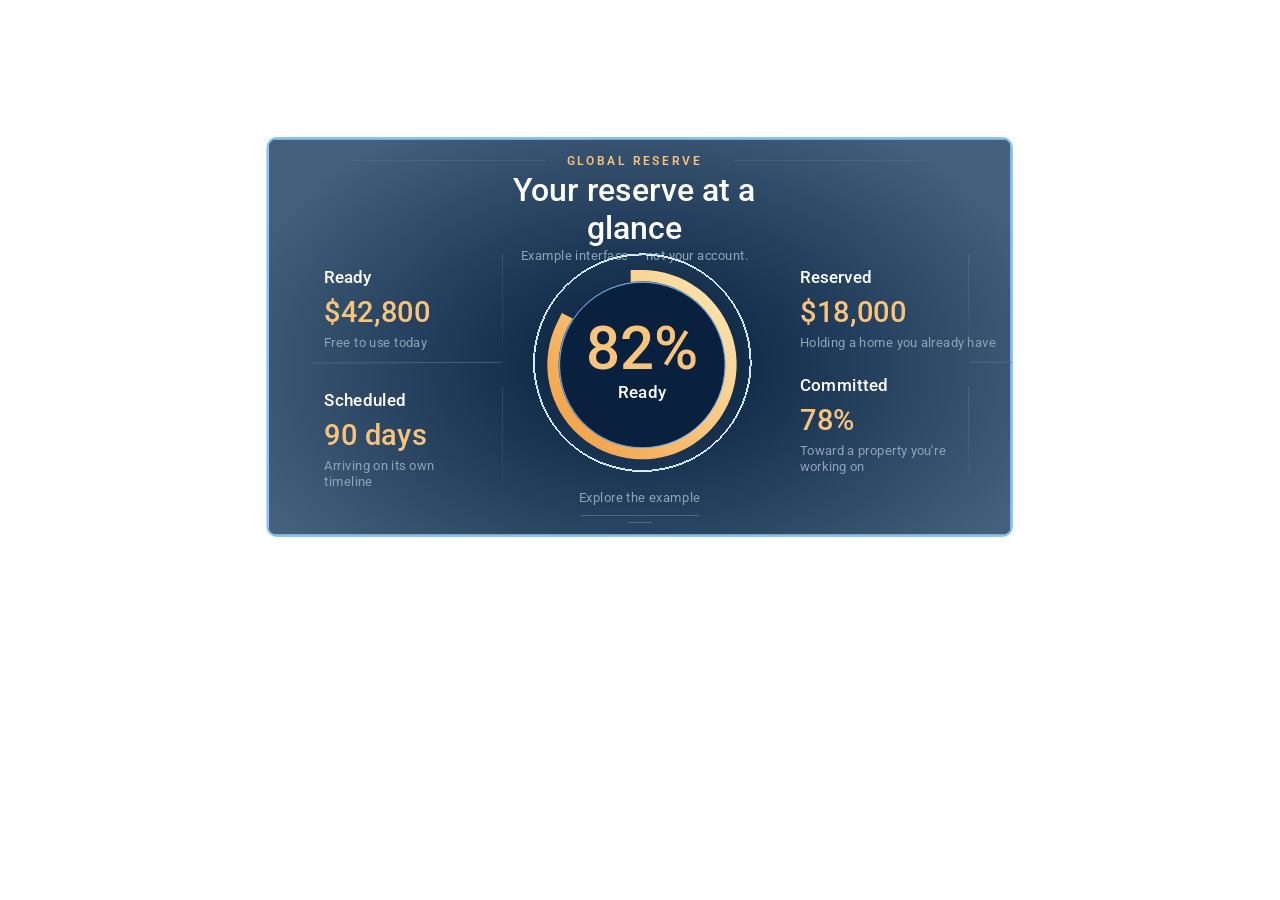
<file: global-reserve/references/reserve-hologram-panel-source/index.html>
<!DOCTYPE html>
<html lang="ru">
<head>
<meta charset="UTF-8">
<meta name="viewport" content="width=device-width, initial-scale=1.0">
<title>Global Reserve — Hologram Panel</title>
<link rel="preconnect" href="https://fonts.googleapis.com">
<link rel="preconnect" href="https://fonts.gstatic.com" crossorigin>
<link href="https://fonts.googleapis.com/css2?family=Roboto:wght@400;500;600&display=swap" rel="stylesheet">
<link rel="stylesheet" href="css/style.css">
</head>
<body>

<div class="stage-outer">
  <div class="stage" id="stage">
    <section class="hologram-panel" data-name="Hologram_Panel_Desktop">

      <!-- background -->
      <div class="panel-bg" data-name="background">
        <div class="panel-bg-glow" data-name="Rectangle 34626156"></div>
        <div class="panel-bg-gradient" data-name="Rectangle 34626155"></div>
      </div>

      <!-- контентный слой обрезается по форме скруглённой панели, как в Figma -->
      <div class="panel-clip">
      <!-- container -->
      <div class="panel-container" data-name="container">

        <!-- header block -->
        <header class="header-block" data-name="header block">
          <div class="header-elements" data-name="elements">
            <img src="assets/header-lines.svg" alt="" class="header-lines-img">
          </div>
          <div class="header-inner" data-name="header block">
            <p class="header-eyebrow" data-name="GLOBAL RESERVE">GLOBAL RESERVE</p>
            <div class="header-text" data-name="text">
              <p class="header-title" data-name="Your reserve at a glance">Your reserve at a glance</p>
              <p class="header-subtitle" data-name="Example interface — not your account.">Example interface — not your account.</p>
            </div>
          </div>
        </header>

        <!-- General Section -->
        <div class="general-section" data-name="General Section">

          <!-- Left states -->
          <div class="left-states" data-name="Left_States">
            <div class="stat-block" data-name="блок текст 1">
              <p class="stat-label" data-name="Ready">Ready</p>
              <p class="stat-value" data-name="$42,800">$42,800</p>
              <p class="stat-caption" data-name="Free to use today">Free to use today</p>
            </div>
            <div class="stat-block" data-name="блок текст 2">
              <p class="stat-label" data-name="Scheduled">Scheduled</p>
              <p class="stat-value" data-name="90 days">90 days</p>
              <p class="stat-caption" data-name="Arriving on its own timeline">Arriving on its own timeline</p>
            </div>
          </div>

          <!-- Progress ring -->
          <div class="progress-ring" data-name="Progress ring">
            <div class="progress-ring-circle" data-name="круг">
              <img src="assets/progress-ring.svg" alt="82% ready progress ring" class="progress-ring-img">
            </div>
            <div class="progress-ring-text" data-name="текст">
              <p class="progress-percent" data-name="82%">82%</p>
              <p class="progress-label" data-name="Ready">Ready</p>
            </div>
          </div>

          <!-- Right states -->
          <div class="right-states" data-name="Right_States">
            <div class="stat-block" data-name="блок текст 3">
              <p class="stat-label" data-name="Reserved">Reserved</p>
              <p class="stat-value" data-name="$18,000">$18,000</p>
              <p class="stat-caption" data-name="Holding a home you already have">Holding a home you already have</p>
            </div>
            <div class="stat-block" data-name="блок текст 4">
              <p class="stat-label" data-name="Committed">Committed</p>
              <p class="stat-value" data-name="78%">78%</p>
              <p class="stat-caption stat-caption--narrow" data-name="Toward a property you're working on">Toward a property you're<br>working on</p>
            </div>
          </div>

          <!-- decorative dividers -->
          <div class="divider-elements divider-elements--left" data-name="элементы">
            <img src="assets/divider-lines.svg" alt="" class="divider-lines-img">
          </div>
          <div class="divider-elements divider-elements--right" data-name="элементы">
            <img src="assets/divider-lines.svg" alt="" class="divider-lines-img">
          </div>

        </div>

        <!-- footer -->
        <footer class="panel-footer" data-name="footer">
          <p class="footer-text" data-name="Explore the example">Explore the example</p>
          <img src="assets/footer-underline.svg" alt="" class="footer-underline-img">
        </footer>

      </div>
      </div>
    </section>
  </div>
</div>

<script src="js/script.js"></script>
</body>
</html>
</file>
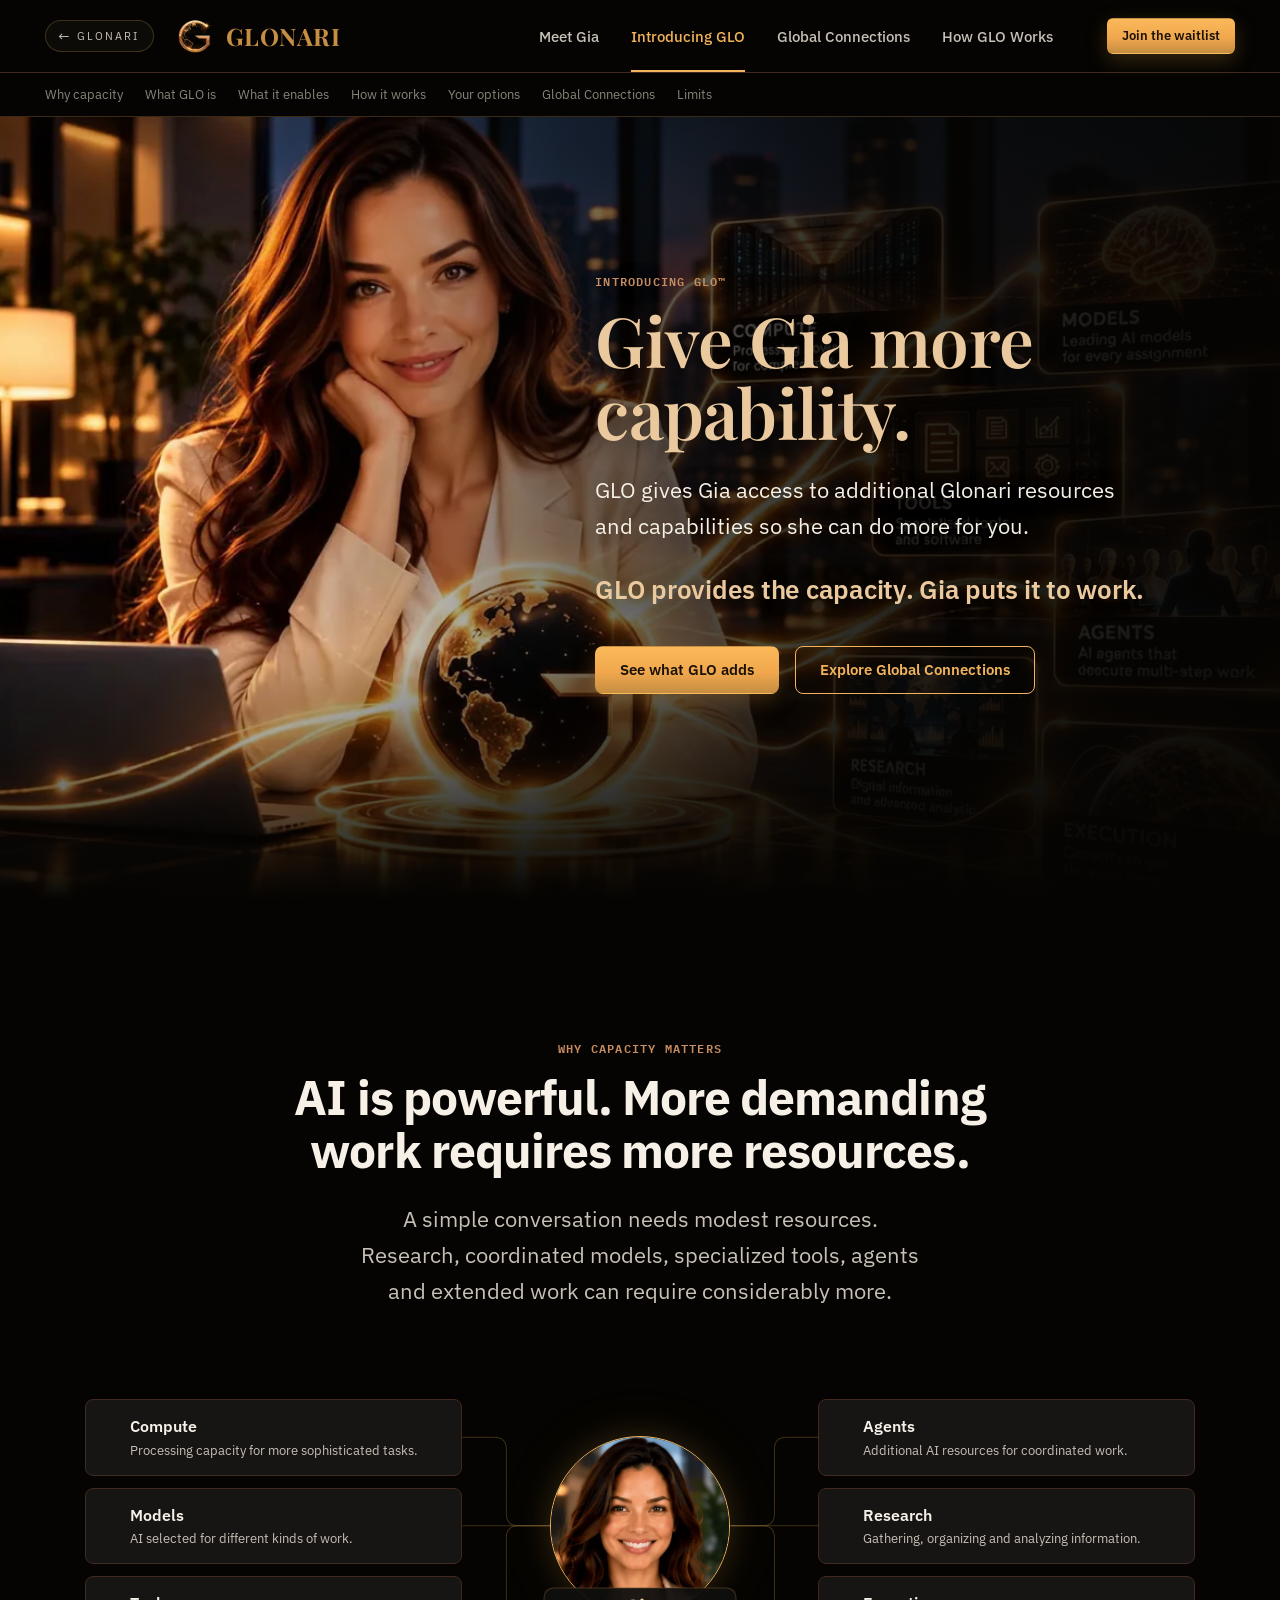
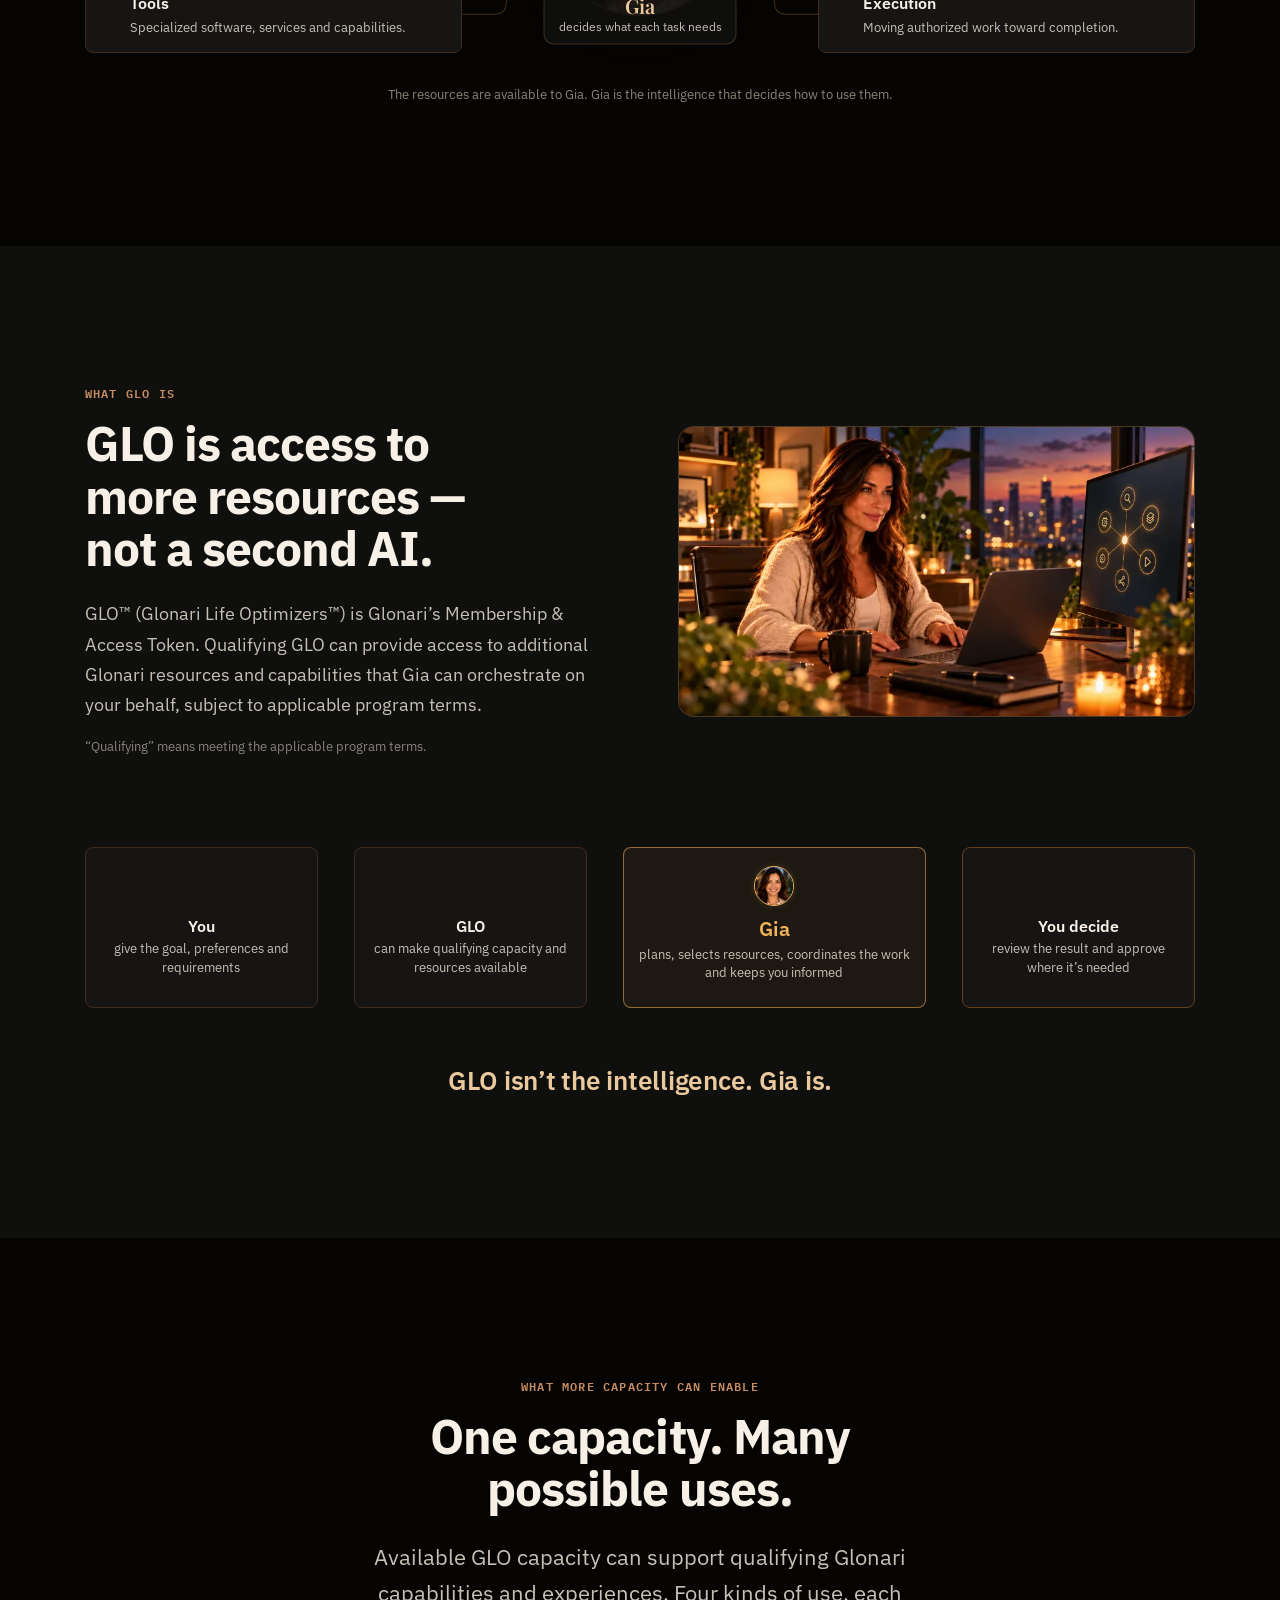
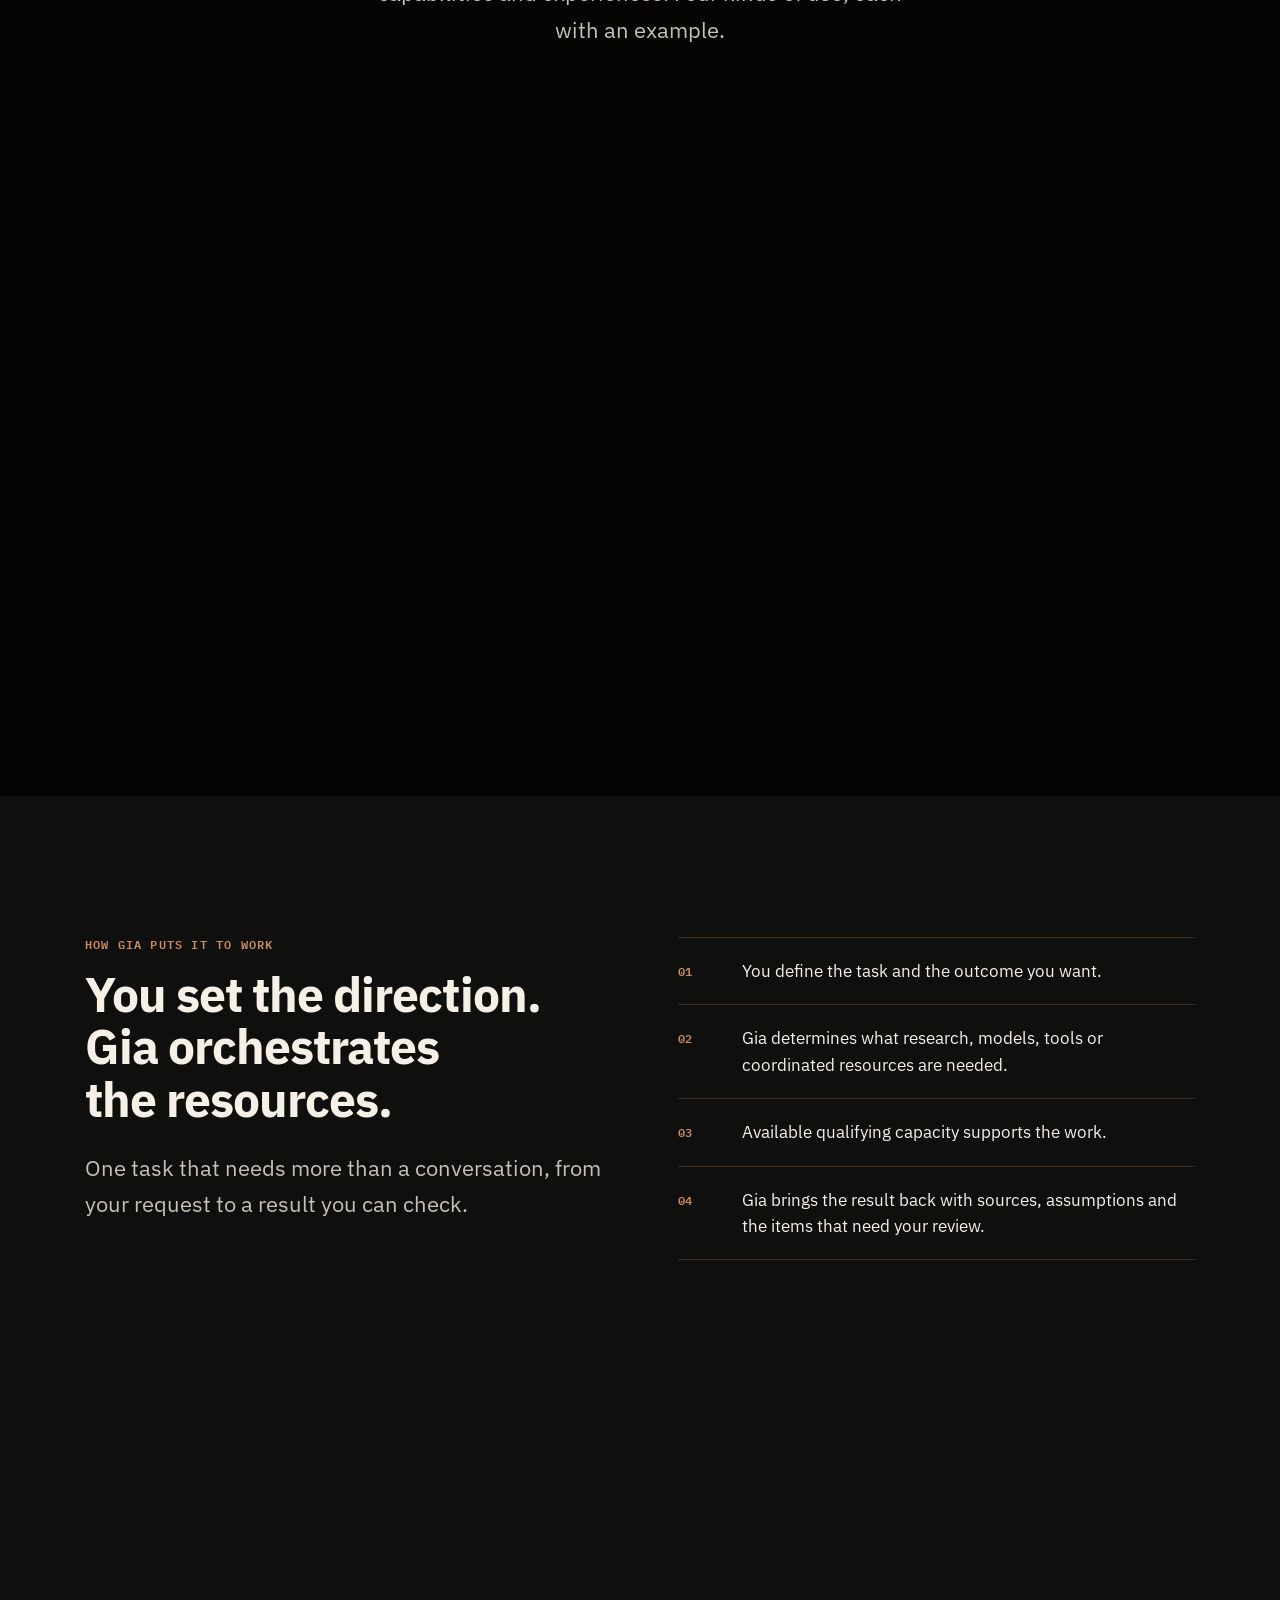
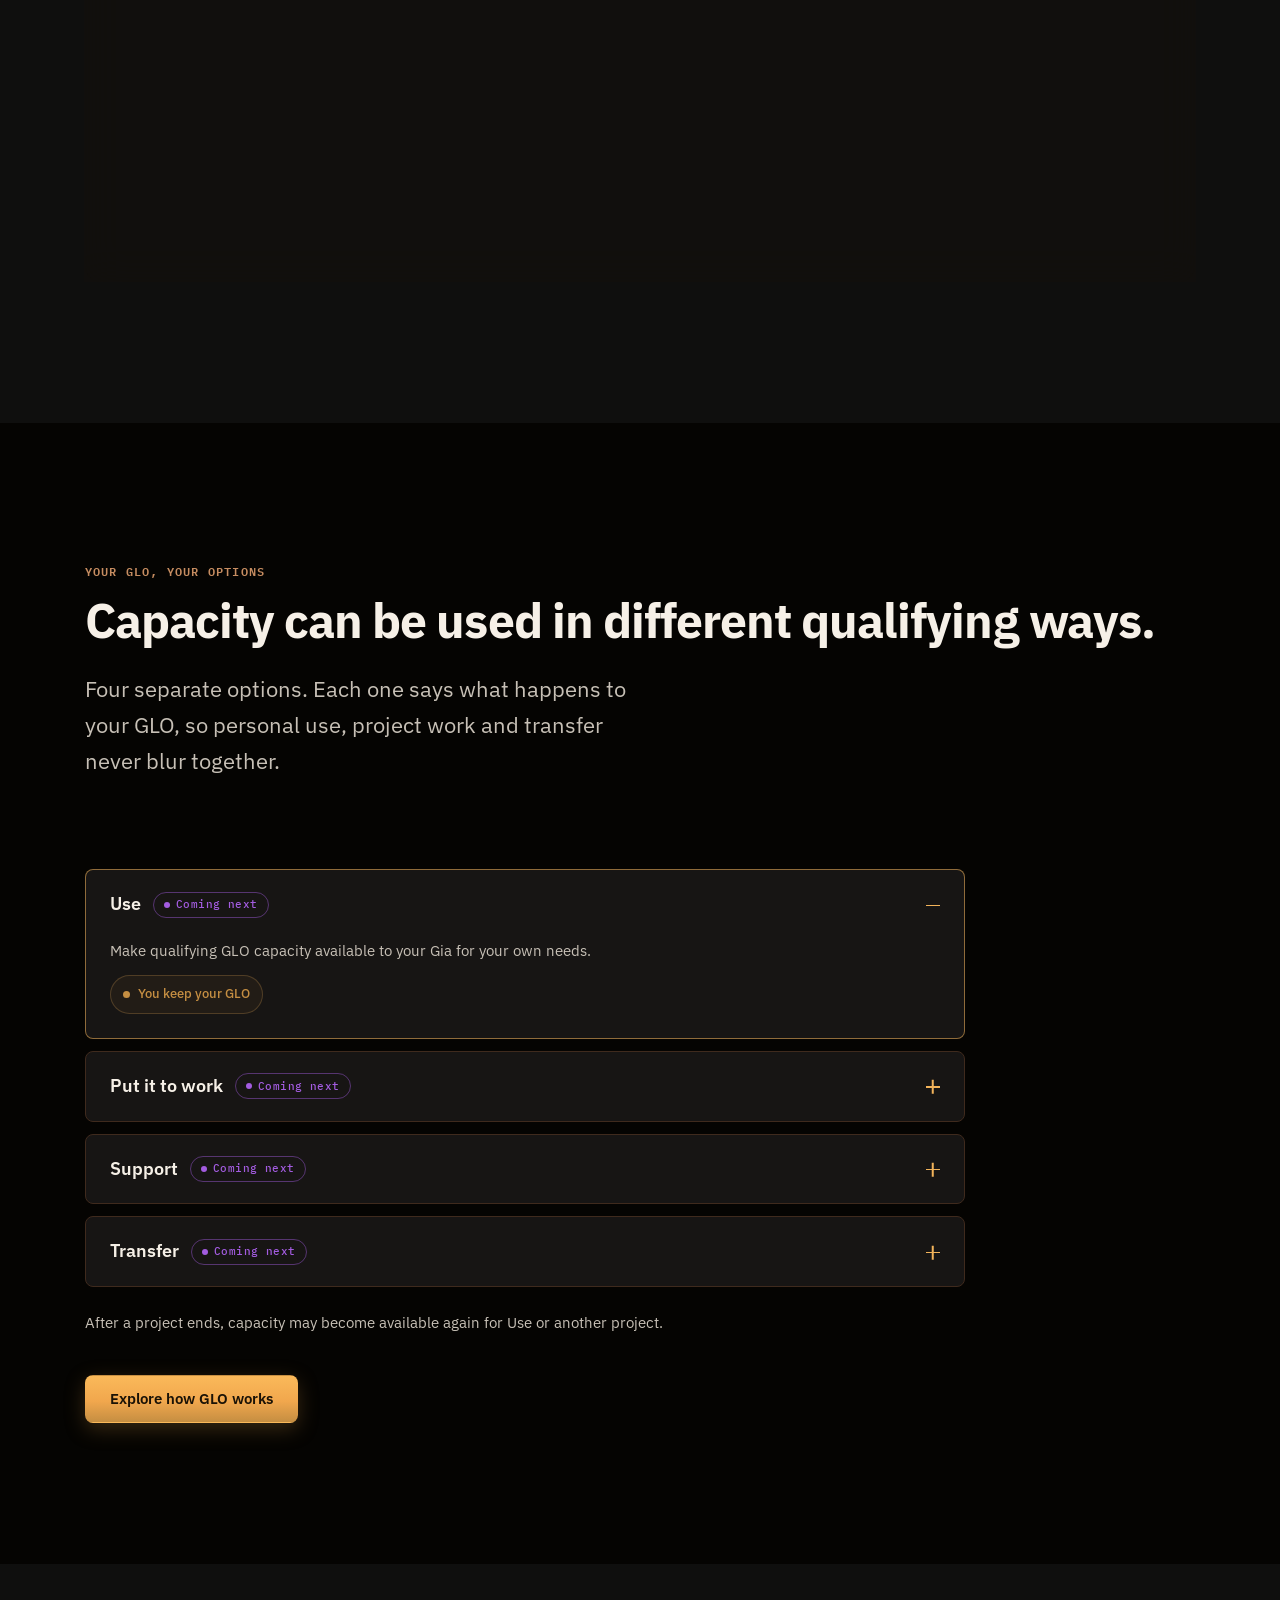
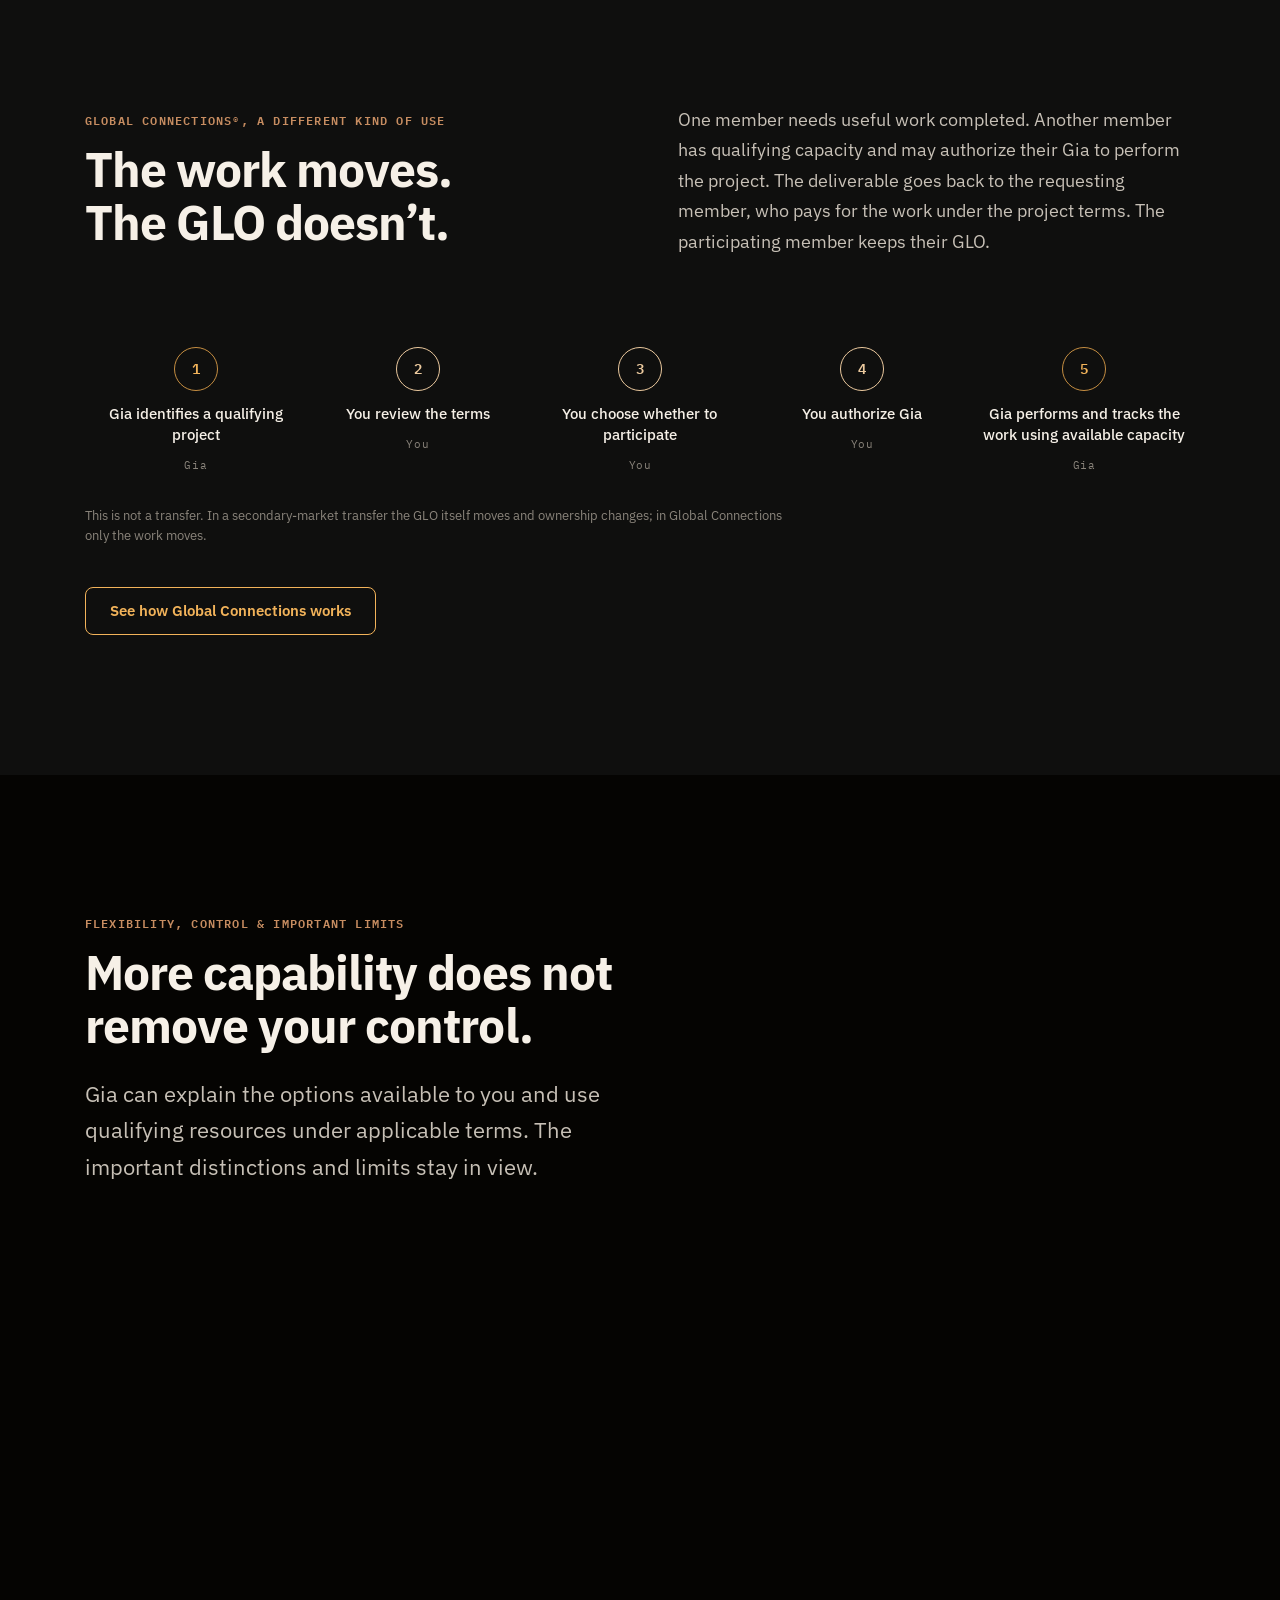
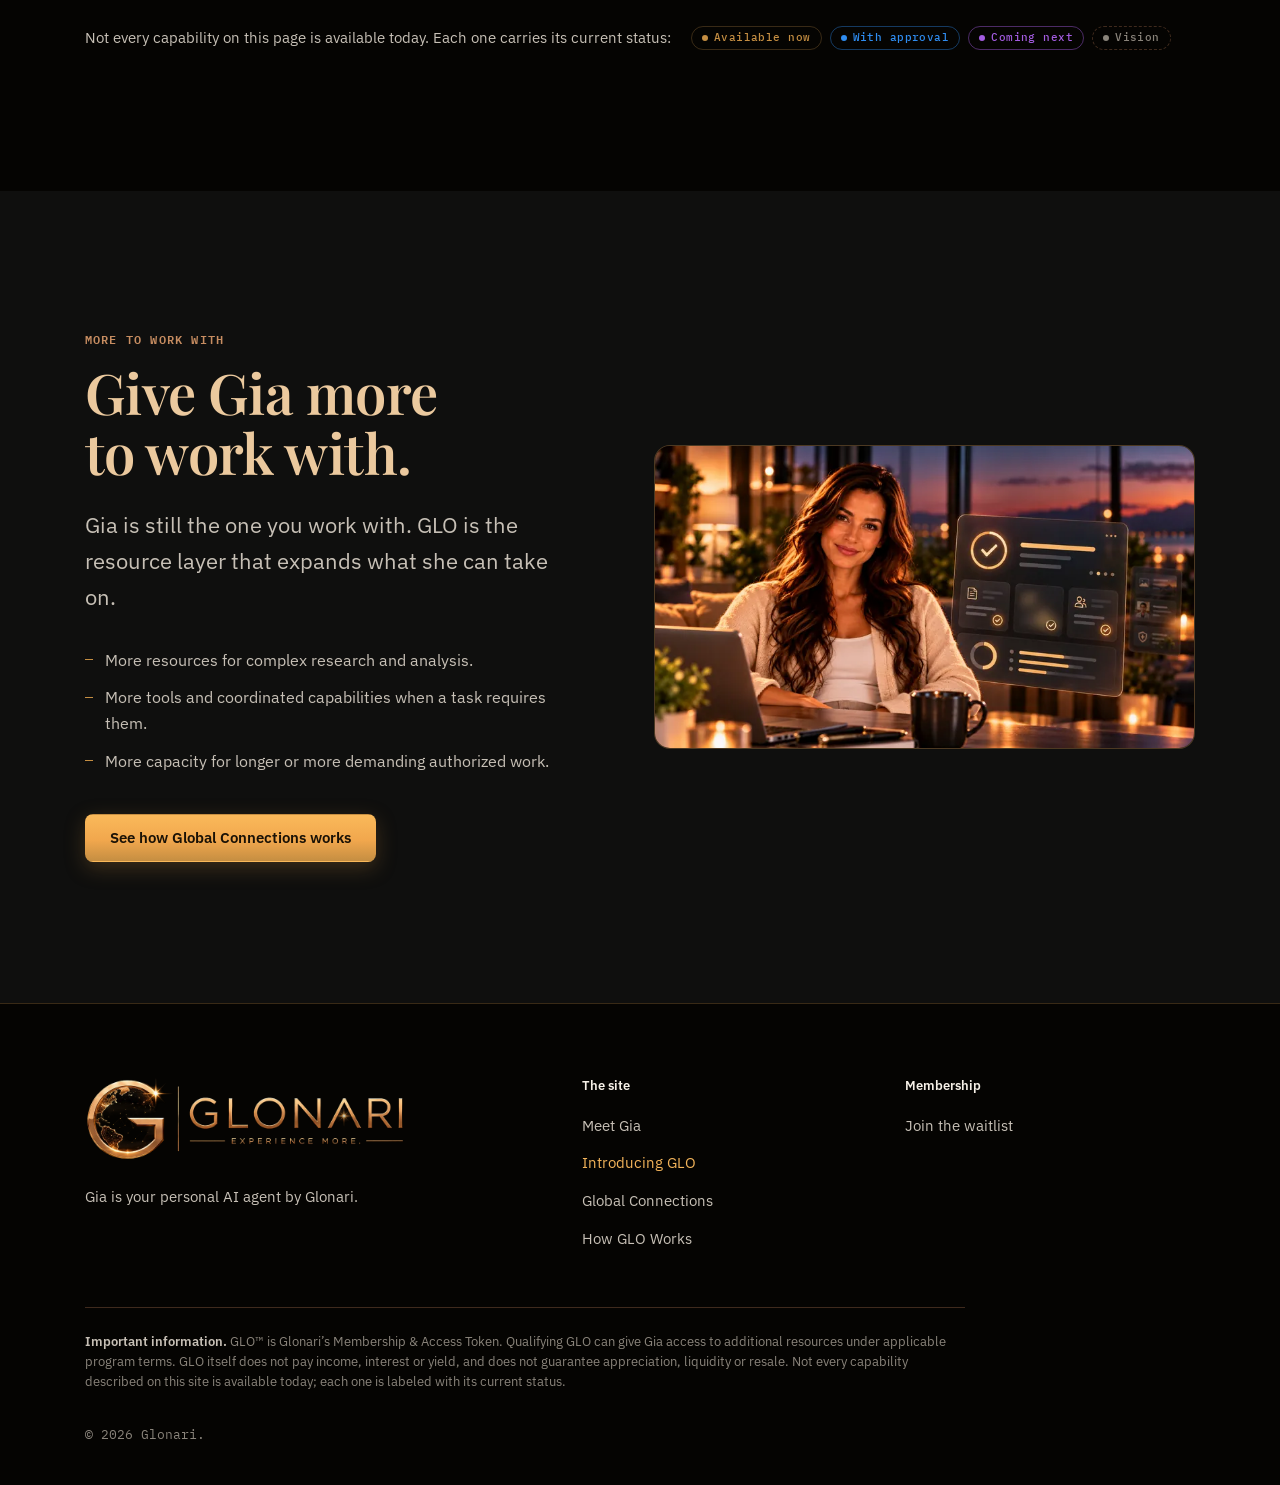
<file: meet-gia/glo.html>
<!DOCTYPE html>
<html lang="en">
<head>
<meta charset="utf-8">
<meta name="viewport" content="width=device-width, initial-scale=1, viewport-fit=cover">
<meta name="robots" content="noindex">
<title>Introducing GLO</title>
<meta name="description" content="GLO gives Gia access to additional Glonari resources and capabilities so she can do more for you.">
<link rel="preconnect" href="https://fonts.googleapis.com">
<link rel="preconnect" href="https://fonts.gstatic.com" crossorigin>
<link href="https://fonts.googleapis.com/css2?family=IBM+Plex+Mono:wght@500;600&amp;family=IBM+Plex+Sans:wght@400;500;600;700&amp;family=Playfair+Display:wght@500;600;700&amp;display=swap" rel="stylesheet">
<link rel="icon" href="assets/logo/favicon-32.png" sizes="32x32" type="image/png">
<link rel="apple-touch-icon" href="assets/logo/favicon-180.png">
<link rel="stylesheet" href="css/tokens.css">
<link rel="stylesheet" href="css/base.css">
<link rel="stylesheet" href="css/components.css">
<link rel="stylesheet" href="css/shell.css">
<link rel="stylesheet" href="css/pages/glo.css">
</head>
<body class="no-js" data-page="glo">
<a class="sr-only" href="#main">Skip to content</a>

<!-- shell:header -->
<header class="site-header">
  <div class="site-header__row">
    <a class="back-link" href="../index.html" aria-label="Back to Glonari"><span class="back-link__arrow" aria-hidden="true">&larr;</span><span class="back-link__label">Glonari</span></a>
    <a class="brand" href="index.html" aria-label="Glonari, Meet Gia">
      <img class="brand__mark" src="assets/logo/glonari-mark.webp" width="192" height="192" alt="">
      <span class="brand__name">Glonari</span>
    </a>
    <nav class="site-nav" aria-label="Site">
        <a href="index.html">Meet Gia</a>
        <a href="glo.html" aria-current="page">Introducing GLO</a>
        <a href="global-connections.html">Global Connections</a>
        <a href="how-glo-works.html">How GLO Works</a>
    </nav>
    <a class="btn btn--primary btn--sm header-cta" href="index.html#join">Join the waitlist</a>
    <button class="menu-toggle" type="button" aria-expanded="false" aria-controls="mobile-menu" aria-label="Open menu"><span></span></button>
  </div>
  <div class="subnav">
    <nav class="subnav__inner" aria-label="On this page">
        <a href="#why-capacity">Why capacity</a>
        <a href="#what-glo-is">What GLO is</a>
        <a href="#what-it-enables">What it enables</a>
        <a href="#how-it-works">How it works</a>
        <a href="#your-options">Your options</a>
        <a href="#global-connections">Global Connections</a>
        <a href="#limits">Limits</a>
    </nav>
  </div>
  <div class="progress" aria-hidden="true"></div>
</header>
<div class="mobile-menu" id="mobile-menu">
  <nav aria-label="Site">
    <ul class="mm">
      <li class="mm__page"><a href="index.html">Meet Gia</a></li>
      <li class="mm__page is-current"><a href="glo.html" aria-current="page">Introducing GLO</a>
        <ul class="mm__sections" aria-label="On this page">
          <li><a href="#why-capacity">Why capacity</a></li>
          <li><a href="#what-glo-is">What GLO is</a></li>
          <li><a href="#what-it-enables">What it enables</a></li>
          <li><a href="#how-it-works">How it works</a></li>
          <li><a href="#your-options">Your options</a></li>
          <li><a href="#global-connections">Global Connections</a></li>
          <li><a href="#limits">Limits</a></li>
        </ul>
      </li>
      <li class="mm__page"><a href="global-connections.html">Global Connections</a></li>
      <li class="mm__page"><a href="how-glo-works.html">How GLO Works</a></li>
    </ul>
  </nav>
  <a class="btn btn--primary" href="index.html#join">Join the waitlist</a>
</div>
<!-- /shell:header -->

<main id="main">

<!-- 01 HERO -->
<section class="page-hero page-hero--right page-hero--below-header" id="intro" aria-labelledby="intro-title">
  <div class="page-hero__media" style="--focus: 30% 10%">
    <video data-play-once data-delay="800" data-still="assets/images/hero-glo-still.webp" muted playsinline preload="auto" poster="assets/images/hero-glo-poster.webp" width="1280" height="720" aria-hidden="true">
      <source src="assets/video/hero-glo.mp4" type="video/mp4">
    </video>
  </div>
  <div class="container">
    <div class="page-hero__text">
      <p class="eyebrow">Introducing GLO&trade;</p>
      <h1 class="page-hero__title" id="intro-title">Give Gia more capability.</h1>
      <p class="lead">GLO gives Gia access to additional Glonari resources and capabilities so she can do more for you.</p>
      <p class="principle">GLO provides the capacity. Gia puts it to work.</p>
      <div class="btn-row btn-row--stack">
        <a class="btn btn--primary" href="#why-capacity">See what GLO adds</a>
        <a class="btn btn--secondary" href="global-connections.html">Explore Global Connections</a>
      </div>
    </div>
  </div>
</section>

<!-- 02 WHY CAPACITY MATTERS -->
<section class="section section--deep" id="why-capacity" aria-labelledby="why-title">
  <div class="container">
    <header class="head--center reveal">
      <p class="eyebrow">Why capacity matters</p>
      <h2 class="h2" id="why-title">AI is powerful. More demanding work requires more resources.</h2>
      <p class="lead">A simple conversation needs modest resources. Research, coordinated models, specialized tools, agents and extended work can require considerably more.</p>
    </header>
    <div class="hub gap-major" data-pulse="hub">
      <ul class="hub__side hub__side--left">
        <li class="hub__node"><span class="hub__name">Compute</span><span class="hub__desc">Processing capacity for more sophisticated tasks.</span></li>
        <li class="hub__node"><span class="hub__name">Models</span><span class="hub__desc">AI selected for different kinds of work.</span></li>
        <li class="hub__node"><span class="hub__name">Tools</span><span class="hub__desc">Specialized software, services and capabilities.</span></li>
      </ul>
      <div class="hub__core gia-core"><div class="gia-core__photo"><picture><source srcset="assets/images/gia.webp" type="image/webp"><img src="assets/images/gia.png" alt="Gia" width="400" height="400" loading="lazy" decoding="async"></picture></div><p class="gia-core__plate"><span class="gia-core__name">Gia</span><span class="gia-core__sub">decides what each task needs</span></p></div>
      <ul class="hub__side hub__side--right">
        <li class="hub__node"><span class="hub__name">Agents</span><span class="hub__desc">Additional AI resources for coordinated work.</span></li>
        <li class="hub__node"><span class="hub__name">Research</span><span class="hub__desc">Gathering, organizing and analyzing information.</span></li>
        <li class="hub__node"><span class="hub__name">Execution</span><span class="hub__desc">Moving authorized work toward completion.</span></li>
      </ul>
    </div>
    <p class="caption glo-note">The resources are available to Gia. Gia is the intelligence that decides how to use them.</p>
  </div>
</section>

<!-- 03 WHAT GLO IS -->
<section class="section" id="what-glo-is" aria-labelledby="what-title">
  <div class="container">
    <div class="split glo-what">
      <div class="glo-what__text">
        <header class="reveal">
          <p class="eyebrow">What GLO is</p>
          <h2 class="h2" id="what-title">GLO is access to more resources — not a second AI.</h2>
        </header>
        <div class="glo-what__body">
          <p class="body">GLO&trade; (Glonari Life Optimizers&trade;) is Glonari’s Membership &amp; Access Token. Qualifying GLO can provide access to additional Glonari resources and capabilities that Gia can orchestrate on your behalf, subject to applicable program terms.</p>
          <p class="caption">“Qualifying” means meeting the applicable program terms.</p>
        </div>
      </div>
      <figure class="media-frame" style="--ratio: 16 / 9">
        <div class="media-frame__box" data-parallax>
          <picture>
            <source type="image/webp" srcset="assets/images/glo-resources-800.webp 800w, assets/images/glo-resources-1600.webp 1600w" sizes="(max-width: 960px) 100vw, 560px">
            <img src="assets/images/glo-resources-1600.jpg" srcset="assets/images/glo-resources-800.jpg 800w, assets/images/glo-resources-1600.jpg 1600w" sizes="(max-width: 960px) 100vw, 560px" width="1600" height="900" loading="lazy" decoding="async" alt="Gia at her desk in the evening, beside a screen showing connected resources">
          </picture>
        </div>
      </figure>
    </div>
    <ol class="flow gap-major" data-draw>
      <li class="flow__node"><svg class="flow__icon" width="24" height="24" viewBox="0 0 24 24" fill="none" stroke="currentColor" stroke-width="1.5" stroke-linecap="round" stroke-linejoin="round" aria-hidden="true" focusable="false"><circle cx="12" cy="8" r="3.5" vector-effect="non-scaling-stroke"/><path d="M5 20c0-3.9 3.1-7 7-7s7 3.1 7 7" vector-effect="non-scaling-stroke"/></svg><span class="flow__title">You</span><span class="flow__sub">give the goal, preferences and requirements</span></li>
      <li class="flow__node"><svg class="flow__icon" width="24" height="24" viewBox="0 0 24 24" fill="none" stroke="currentColor" stroke-width="1.5" stroke-linecap="round" stroke-linejoin="round" aria-hidden="true" focusable="false"><circle cx="12" cy="12" r="4" vector-effect="non-scaling-stroke"/><path d="M20 12A8 8 0 1 1 12 4" vector-effect="non-scaling-stroke"/></svg><span class="flow__title">GLO</span><span class="flow__sub">can make qualifying capacity and resources available</span></li>
      <li class="flow__node is-key"><div class="flow__icon flow__icon--gia" aria-hidden="true"><div class="gia-core"><div class="gia-core__photo"><picture><source srcset="assets/images/gia.webp" type="image/webp"><img src="assets/images/gia.png" alt="" width="400" height="400" loading="lazy" decoding="async"></picture></div></div></div><span class="flow__title">Gia</span><span class="flow__sub">plans, selects resources, coordinates the work and keeps you informed</span></li>
      <li class="flow__node is-end"><svg class="flow__icon" width="24" height="24" viewBox="0 0 24 24" fill="none" stroke="currentColor" stroke-width="1.5" stroke-linecap="round" stroke-linejoin="round" aria-hidden="true" focusable="false"><circle cx="9" cy="8" r="3.5" vector-effect="non-scaling-stroke"/><path d="M2 20c0-3.9 3.1-7 7-7s7 3.1 7 7" vector-effect="non-scaling-stroke"/><path d="M16 10l2 2 4-4" vector-effect="non-scaling-stroke"/></svg><span class="flow__title">You decide</span><span class="flow__sub">review the result and approve where it’s needed</span></li>
    </ol>
    <p class="principle principle--center glo-principle" data-shine>GLO isn’t the intelligence. Gia is.</p>
  </div>
</section>

<!-- 04 WHAT MORE CAPACITY CAN ENABLE -->
<section class="section section--deep" id="what-it-enables" aria-labelledby="enables-title">
  <div class="container">
    <header class="head--center reveal">
      <p class="eyebrow">What more capacity can enable</p>
      <h2 class="h2" id="enables-title">One capacity. Many possible uses.</h2>
      <p class="lead">Available GLO capacity can support qualifying Glonari capabilities and experiences. Four kinds of use, each with an example.</p>
    </header>
    <div class="cards cards--4 gap-major" data-stagger>
      <article class="card card--flex" data-spotlight>
        <div class="card__art"><svg viewBox="0 0 144 96" fill="none" stroke="currentColor" stroke-width="1.5" stroke-linecap="round" stroke-linejoin="round" aria-hidden="true" focusable="false">
          <circle cx="14" cy="24" r="6" vector-effect="non-scaling-stroke"/>
          <circle cx="14" cy="48" r="6" vector-effect="non-scaling-stroke"/>
          <circle cx="14" cy="72" r="6" vector-effect="non-scaling-stroke"/>
          <path d="M20 24C52 24 56 42 84 42" vector-effect="non-scaling-stroke"/>
          <path d="M20 48H84" vector-effect="non-scaling-stroke"/>
          <path d="M20 72C52 72 56 54 84 54" vector-effect="non-scaling-stroke"/>
          <rect x="84" y="32" width="24" height="32" rx="3" vector-effect="non-scaling-stroke"/>
          <path d="M89 39H103" vector-effect="non-scaling-stroke"/>
          <path d="M89 45H103" vector-effect="non-scaling-stroke"/>
          <path d="M89 51H98" vector-effect="non-scaling-stroke"/>
          <path d="M95 57l3 3 6-6" vector-effect="non-scaling-stroke"/>
        </svg></div>
        <div class="card__head"><h3 class="h4">Personal capability</h3><span class="badge badge--next">Coming next</span></div>
        <p class="small">Research, analyze, plan, organize, create, compare, coordinate and execute. Gia can take on more of the work around a goal.</p>
        <p class="card__example"><b>Example</b>Compare three markets, build a source list and prepare a briefing for your review.</p>
      </article>
      <article class="card card--flex" data-spotlight>
        <div class="card__art"><svg viewBox="0 0 144 96" fill="none" stroke="currentColor" stroke-width="1.5" stroke-linecap="round" stroke-linejoin="round" aria-hidden="true" focusable="false">
          <path d="M34 20A10 10 0 1 1 44 30" vector-effect="non-scaling-stroke"/>
          <path d="M47.5 26.5L44 30L47.5 33.5" vector-effect="non-scaling-stroke"/>
          <rect x="8" y="40" width="32" height="40" rx="4" vector-effect="non-scaling-stroke"/>
          <path d="M14 49H28" vector-effect="non-scaling-stroke"/>
          <path d="M14 57H34" vector-effect="non-scaling-stroke"/>
          <path d="M14 63H30" vector-effect="non-scaling-stroke"/>
          <rect x="48" y="40" width="32" height="40" rx="4" vector-effect="non-scaling-stroke"/>
          <path d="M54 49H68" vector-effect="non-scaling-stroke"/>
          <path d="M54 57H74" vector-effect="non-scaling-stroke"/>
          <path d="M54 63H70" vector-effect="non-scaling-stroke"/>
          <path d="M54 70.5l3 3 6-6" vector-effect="non-scaling-stroke"/>
        </svg></div>
        <div class="card__head"><h3 class="h4">Economic utility</h3><span class="badge badge--vision">Vision</span></div>
        <p class="small">Where qualifying programs apply, Gia may help save money, identify opportunities and perform useful work through authorized activity.</p>
        <p class="card__example"><b>Example</b>Review your recurring services and show where a different plan would cost less.</p>
      </article>
      <article class="card card--flex" data-spotlight>
        <div class="card__art"><svg viewBox="0 0 144 96" fill="none" stroke="currentColor" stroke-width="1.5" stroke-linecap="round" stroke-linejoin="round" aria-hidden="true" focusable="false">
          <path d="M8 52L32 32L56 52" vector-effect="non-scaling-stroke"/>
          <path d="M14 47V80H50V47" vector-effect="non-scaling-stroke"/>
          <path d="M20 80V66H29V80" vector-effect="non-scaling-stroke"/>
          <rect x="36" y="60" width="8" height="8" rx="1" vector-effect="non-scaling-stroke"/>
          <path d="M50 58H68" vector-effect="non-scaling-stroke"/>
          <rect x="68" y="44" width="32" height="28" rx="4" vector-effect="non-scaling-stroke"/>
          <path d="M84 52V64" vector-effect="non-scaling-stroke"/>
          <path d="M78 58H90" vector-effect="non-scaling-stroke"/>
        </svg></div>
        <div class="card__head"><h3 class="h4">Glonari capabilities &amp; experiences</h3><span class="badge badge--next">Coming next</span></div>
        <p class="small">Qualifying access to other Glonari services, resources or experiences, brought into a task when relevant and permitted by program terms.</p>
        <p class="card__example"><b>Example</b>While you compare homes, Gia brings in Homes to show the practical monthly cost.</p>
      </article>
      <article class="card card--flex card--key" data-spotlight>
        <div class="card__art"><svg viewBox="0 0 144 96" fill="none" stroke="currentColor" stroke-width="1.5" stroke-linecap="round" stroke-linejoin="round" aria-hidden="true" focusable="false">
          <circle cx="14" cy="48" r="6" vector-effect="non-scaling-stroke"/>
          <circle cx="14" cy="68" r="4" vector-effect="non-scaling-stroke"/>
          <path d="M20 46H56" vector-effect="non-scaling-stroke"/>
          <path d="M20 50H56" vector-effect="non-scaling-stroke"/>
          <rect x="56" y="32" width="24" height="32" rx="3" vector-effect="non-scaling-stroke"/>
          <path d="M61 39H75" vector-effect="non-scaling-stroke"/>
          <path d="M61 45H75" vector-effect="non-scaling-stroke"/>
          <path d="M61 51H70" vector-effect="non-scaling-stroke"/>
          <path d="M67 57l3 3 6-6" vector-effect="non-scaling-stroke"/>
          <path d="M80 46H116" vector-effect="non-scaling-stroke"/>
          <path d="M80 50H116" vector-effect="non-scaling-stroke"/>
          <circle cx="122" cy="48" r="6" vector-effect="non-scaling-stroke"/>
        </svg></div>
        <div class="card__head"><h3 class="h4">Global Connections&reg;</h3><span class="badge badge--next">Coming next</span></div>
        <p class="small">Gia can identify, evaluate, explain and track qualifying work opportunities. You review the terms, decide and authorize participation when required.</p>
        <a class="card__link" href="global-connections.html">Learn more about Global Connections</a>
      </article>
    </div>
  </div>
</section>

<!-- 05 HOW GIA PUTS IT TO WORK -->
<section class="section" id="how-it-works" aria-labelledby="how-title">
  <div class="container">
    <div class="split glo-how">
      <header class="reveal">
        <p class="eyebrow">How Gia puts it to work</p>
        <h2 class="h2" id="how-title">You set the direction. Gia orchestrates the resources.</h2>
        <p class="lead">One task that needs more than a conversation, from your request to a result you can check.</p>
      </header>
      <ol class="glo-steps">
        <li><span class="glo-steps__num">01</span><span>You define the task and the outcome you want.</span></li>
        <li><span class="glo-steps__num">02</span><span>Gia determines what research, models, tools or coordinated resources are needed.</span></li>
        <li><span class="glo-steps__num">03</span><span>Available qualifying capacity supports the work.</span></li>
        <li><span class="glo-steps__num">04</span><span>Gia brings the result back with sources, assumptions and the items that need your review.</span></li>
      </ol>
    </div>

    <div class="glass ws gap-major is-active" aria-label="Example task workspace">
      <div class="ws__pane">
        <p class="ws__label">Your request</p>
        <p class="ws__goal">Research three markets, compare competitors, build a source list and prepare a briefing for review.</p>
        <p class="ws__label">Your constraints</p>
        <div class="chips glo-chips"><span class="chip">Public sources only</span><span class="chip">Ready by Thursday</span><span class="chip">Two pages at most</span></div>
        <p class="ws__label">Your approvals</p>
        <ul class="appr">
          <li>Use public sources only <span class="status status--ready">Approved</span></li>
          <li id="glo-appr">Use additional capacity for extended research <span class="btn-row" style="gap:6px"><button class="btn btn--primary btn--sm" type="button" data-appr="yes">Approve</button><button class="btn btn--ghost btn--sm" type="button" data-appr="no">Not now</button></span></li>
        </ul>
        <p class="caption glo-appr-note" id="glo-appr-msg" aria-live="polite">Nothing beyond the first pass runs until you approve.</p>
      </div>
      <div class="ws__pane">
        <p class="ws__label">Gia’s resource plan</p>
        <ul class="tasks">
          <li>Research: gather and rank sources<small>Research agents, 23 sources found</small><span class="status status--ready">Ready</span></li>
          <li>Compare competitors across the three markets<small>Specialized analysis model</small><span class="status status--working">Comparing</span><span class="bar"><i></i></span></li>
          <li>Draft the briefing<small>Writing model, after the comparison</small><span class="status status--muted">Drafting next</span></li>
          <li>Check figures against two sources each<small>2 market-size figures disagree</small><span class="status status--review">Needs review</span></li>
        </ul>
        <div class="ws__cols">
          <div>
            <p class="ws__label">Sources</p>
            <div class="chips"><span class="chip">Industry reports (5)</span><span class="chip">Company filings (9)</span><span class="chip">Trade press (7)</span><span class="chip">Public datasets (2)</span></div>
          </div>
          <div>
            <p class="ws__label">Assumptions</p>
            <div style="display:grid;gap:8px">
              <p class="assume">Market size for 2026 uses the more conservative of two estimates.</p>
              <p class="assume">Private competitors are compared on public information only.</p>
            </div>
          </div>
        </div>
      </div>
    </div>
  </div>
</section>

<!-- 06 YOUR GLO, YOUR OPTIONS -->
<section class="section section--deep" id="your-options" aria-labelledby="options-title">
  <div class="container glo-options">
    <header class="reveal">
      <p class="eyebrow">Your GLO, your options</p>
      <h2 class="h2" id="options-title">Capacity can be used in different qualifying ways.</h2>
      <p class="lead">Four separate options. Each one says what happens to your GLO, so personal use, project work and transfer never blur together.</p>
    </header>
    <div class="accordion gap-major">
      <details class="acc" name="glo-options" open>
        <summary class="acc__sum">Use <span class="badge badge--next">Coming next</span><span class="acc__icon" aria-hidden="true"></span></summary>
        <div class="acc__body">
          <p class="small">Make qualifying GLO capacity available to your Gia for your own needs.</p>
          <p class="owner owner--keep">You keep your GLO</p>
        </div>
      </details>
      <details class="acc" name="glo-options">
        <summary class="acc__sum">Put it to work <span class="badge badge--next">Coming next</span><span class="acc__icon" aria-hidden="true"></span></summary>
        <div class="acc__body">
          <p class="small">Authorize your Gia to perform a qualifying Global Connections project. The work moves; you retain the GLO.</p>
          <p class="owner owner--keep">You keep your GLO</p>
          <a class="card__link" href="global-connections.html">How Global Connections works</a>
        </div>
      </details>
      <details class="acc" name="glo-options">
        <summary class="acc__sum">Support <span class="badge badge--next">Coming next</span><span class="acc__icon" aria-hidden="true"></span></summary>
        <div class="acc__body">
          <p class="small">Where program terms permit, qualifying GLO may support another member’s qualifying access or experience. Details are defined by program terms.</p>
          <p class="owner owner--terms">Defined by program terms</p>
        </div>
      </details>
      <details class="acc" name="glo-options">
        <summary class="acc__sum">Transfer <span class="badge badge--next">Coming next</span><span class="acc__icon" aria-hidden="true"></span></summary>
        <div class="acc__body">
          <p class="small">Where available, qualifying GLO may be independently transferred through decentralized secondary markets. Ownership changes when the GLO itself transfers. Transferability does not mean liquidity, a resale price or appreciation.</p>
          <p class="owner owner--change">Ownership changes</p>
          <a class="card__link" href="how-glo-works.html#gc-vs-market">How transfer differs from Global Connections</a>
        </div>
      </details>
    </div>
    <p class="small glo-after">After a project ends, capacity may become available again for Use or another project.</p>
    <div class="btn-row glo-cta"><a class="btn btn--primary" href="how-glo-works.html">Explore how GLO works</a></div>
  </div>
</section>

<!-- 07 GLOBAL CONNECTIONS -->
<section class="section" id="global-connections" aria-labelledby="gc-title">
  <div class="container">
    <div class="split glo-gc">
      <header class="reveal">
        <p class="eyebrow">Global Connections&reg;, a different kind of use</p>
        <h2 class="h2" id="gc-title">The work moves. The GLO doesn’t.</h2>
      </header>
      <p class="body">One member needs useful work completed. Another member has qualifying capacity and may authorize their Gia to perform the project. The deliverable goes back to the requesting member, who pays for the work under the project terms. The participating member keeps their GLO.</p>
    </div>
    <ol class="steps-line gap-major" data-draw>
      <li class="steps-line__item"><span class="steps-line__label">Gia identifies a qualifying project</span><span class="steps-line__who">Gia</span></li>
      <li class="steps-line__item is-you"><span class="steps-line__label">You review the terms</span><span class="steps-line__who">You</span></li>
      <li class="steps-line__item is-you"><span class="steps-line__label">You choose whether to participate</span><span class="steps-line__who">You</span></li>
      <li class="steps-line__item is-you"><span class="steps-line__label">You authorize Gia</span><span class="steps-line__who">You</span></li>
      <li class="steps-line__item"><span class="steps-line__label">Gia performs and tracks the work using available capacity</span><span class="steps-line__who">Gia</span></li>
    </ol>
    <p class="caption glo-note glo-note--left">This is not a transfer. In a secondary-market transfer the GLO itself moves and ownership changes; in Global Connections only the work moves.</p>
    <div class="btn-row glo-cta"><a class="btn btn--secondary" href="global-connections.html">See how Global Connections works</a></div>
  </div>
</section>

<!-- 08 FLEXIBILITY, CONTROL & IMPORTANT LIMITS -->
<section class="section section--deep" id="limits" aria-labelledby="limits-title">
  <div class="container">
    <header class="reveal glo-limits-head">
      <p class="eyebrow">Flexibility, control &amp; important limits</p>
      <h2 class="h2" id="limits-title">More capability does not remove your control.</h2>
      <p class="lead">Gia can explain the options available to you and use qualifying resources under applicable terms. The important distinctions and limits stay in view.</p>
    </header>
    <div class="isnot gap-major" data-stagger>
      <section class="isnot__col isnot__col--is" aria-labelledby="is-title">
        <h3 class="h4" id="is-title">What GLO is</h3>
        <ul>
          <li>Glonari’s Membership &amp; Access Token.</li>
          <li>Access and capacity that Gia can use under applicable program terms.</li>
          <li>A way to take part in Global Connections, subject to project terms, your review, your authorization and any required participation.</li>
          <li>Labeled by status, so you can tell what works today from what is planned.</li>
        </ul>
      </section>
      <section class="isnot__col isnot__col--not" aria-labelledby="not-title">
        <h3 class="h4" id="not-title">What GLO is not</h3>
        <ul>
          <li>Not the intelligence. GLO does not perform the work by itself.</li>
          <li>Not a payout. GLO itself does not pay income, interest or yield; compensation in Global Connections comes from work performed under project terms.</li>
          <li>Not a promise of liquidity or resale. Where transfers are available, Glonari does not operate or intermediate decentralized exchanges.</li>
          <li>Not a promise of appreciation. Market prices may differ from Glonari’s offering price.</li>
        </ul>
      </section>
    </div>
    <div class="glo-status">
      <p class="small">Not every capability on this page is available today. Each one carries its current status:</p>
      <div class="btn-row glo-status__row"><span class="badge badge--now">Available now</span><span class="badge badge--approval">With approval</span><span class="badge badge--next">Coming next</span><span class="badge badge--vision">Vision</span></div>
    </div>
  </div>
</section>

<!-- 09 FINAL CTA -->
<section class="section" id="final" aria-labelledby="final-title">
  <div class="container final">
    <div>
      <p class="eyebrow">More to work with</p>
      <h2 class="final__h" id="final-title">Give Gia more to work with.</h2>
      <p class="lead">Gia is still the one you work with. GLO is the resource layer that expands what she can take on.</p>
      <ul class="uses">
        <li>More resources for complex research and analysis.</li>
        <li>More tools and coordinated capabilities when a task requires them.</li>
        <li>More capacity for longer or more demanding authorized work.</li>
      </ul>
      <div class="btn-row btn-row--stack glo-final-actions">
        <a class="btn btn--primary" href="global-connections.html">See how Global Connections works</a>
        <a class="btn btn--secondary" href="membership.html" hidden>Learn about membership</a>
      </div>
    </div>
    <figure class="media-frame" style="--ratio: 16 / 9">
      <div class="media-frame__box" data-parallax>
        <picture>
          <source type="image/webp" srcset="assets/images/final-glo-800.webp 800w, assets/images/final-glo-1600.webp 1600w" sizes="(max-width: 960px) 100vw, 560px">
          <img src="assets/images/final-glo-1600.jpg" srcset="assets/images/final-glo-800.jpg 800w, assets/images/final-glo-1600.jpg 1600w" sizes="(max-width: 960px) 100vw, 560px" width="1600" height="900" loading="lazy" decoding="async" alt="Gia at her desk in the evening, beside a workspace panel showing completed work">
        </picture>
      </div>
    </figure>
  </div>
</section>

</main>

<!-- shell:footer -->
<footer class="site-footer">
  <div class="container">
    <div class="footer__top" style="--footer-cols: 2">
      <div class="footer__brand">
        <a class="footer-logo" href="index.html" aria-label="Glonari, Meet Gia">
          <picture>
            <source media="(max-width: 768px)" srcset="assets/logo/glonari-lockup-stacked.webp" width="760" height="359">
            <img src="assets/logo/glonari-lockup-horizontal.webp" width="840" height="222" alt="Glonari. Experience more.">
          </picture>
        </a>
        <p class="small footer__about">Gia is your personal AI agent by Glonari.</p>
      </div>
      <nav class="footer__col" aria-label="Footer: site">
        <p class="footer__head">The site</p>
        <ul>
          <li><a href="index.html">Meet Gia</a></li>
          <li><a href="glo.html" aria-current="page">Introducing GLO</a></li>
          <li><a href="global-connections.html">Global Connections</a></li>
          <li><a href="how-glo-works.html">How GLO Works</a></li>
        </ul>
      </nav>
      <div class="footer__col">
        <p class="footer__head">Membership</p>
        <ul>
          <li><a href="index.html#join">Join the waitlist</a></li>
        </ul>
      </div>
    </div>
    <div class="footer__info">
      <p class="caption"><strong>Important information.</strong> GLO&trade; is Glonari&rsquo;s Membership &amp; Access Token. Qualifying GLO can give Gia access to additional resources under applicable program terms. GLO itself does not pay income, interest or yield, and does not guarantee appreciation, liquidity or resale. Not every capability described on this site is available today; each one is labeled with its current status.</p>
    </div>
    <p class="caption mono footer__legal">© 2026 Glonari.</p>
  </div>
</footer>
<!-- /shell:footer -->

<script src="js/site.js"></script>
<script src="js/components.js"></script>
<script src="js/pages/glo.js"></script>
</body>
</html>
</file>
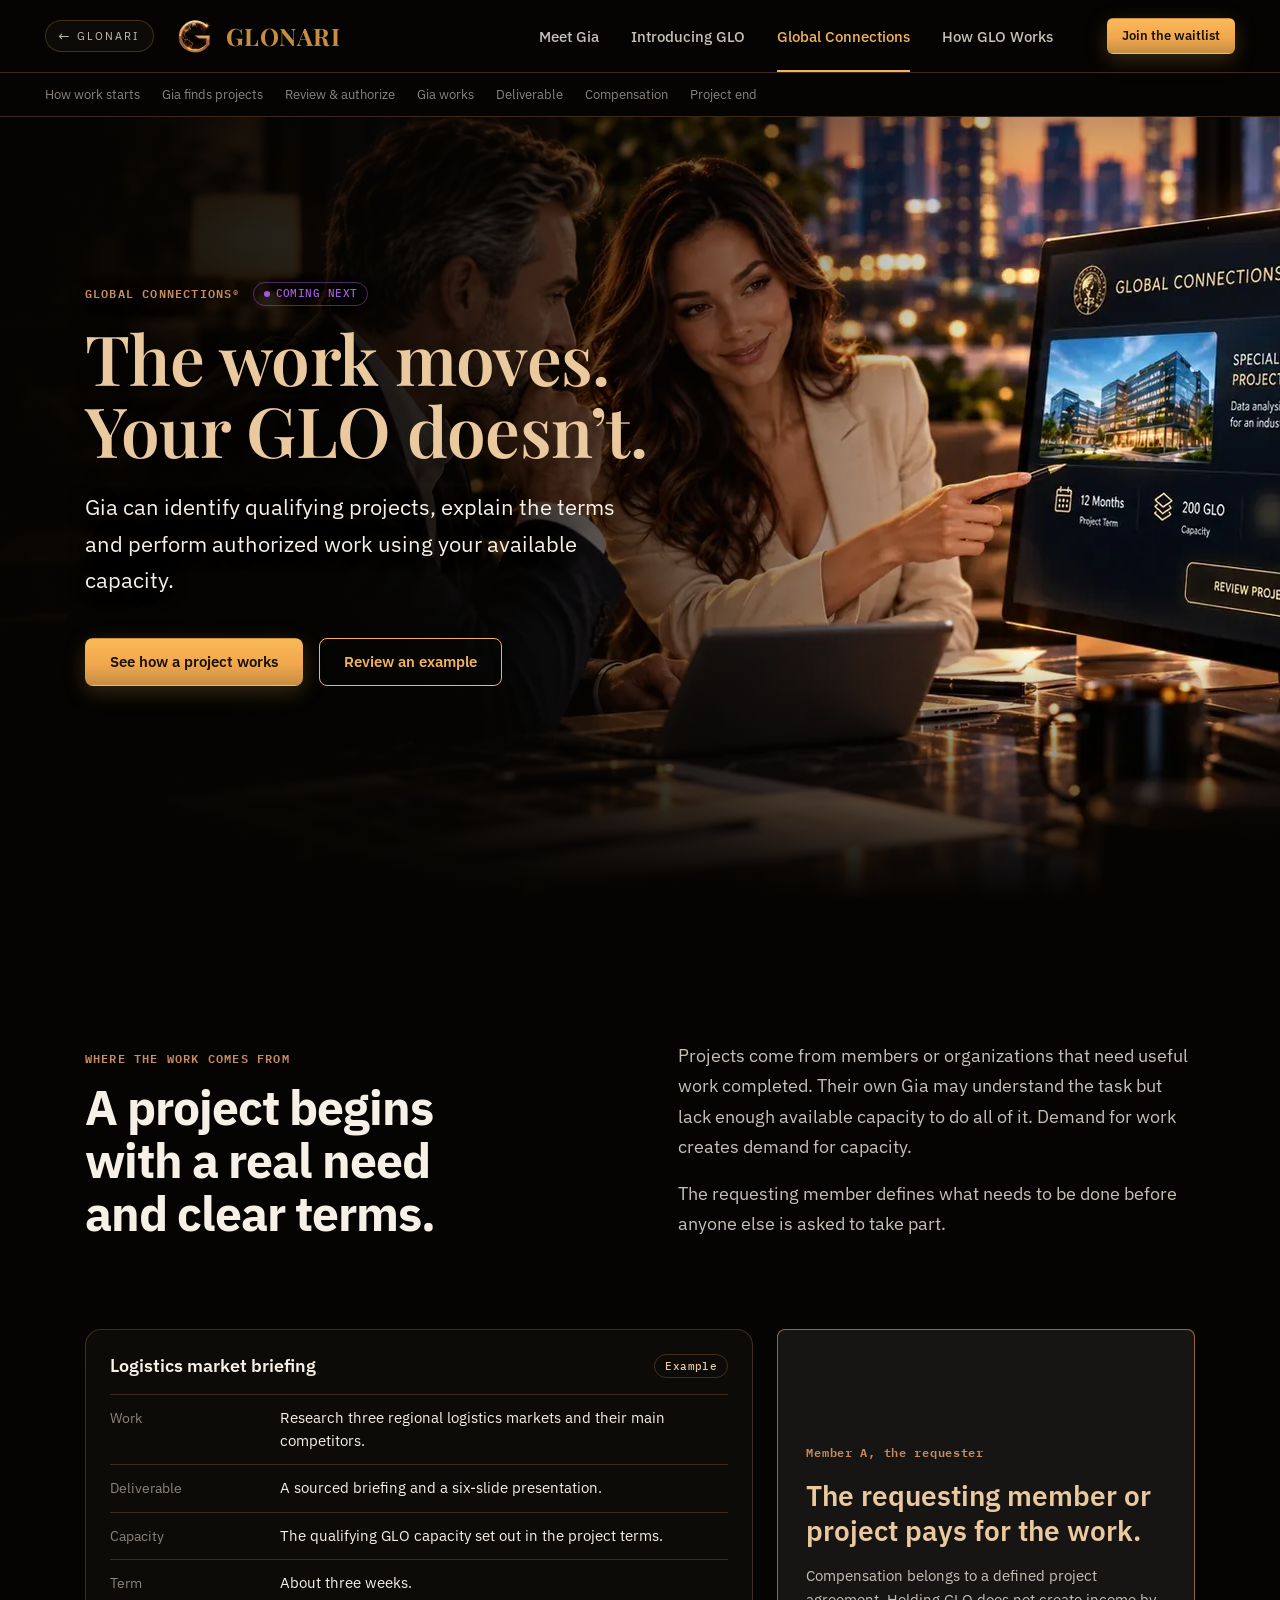
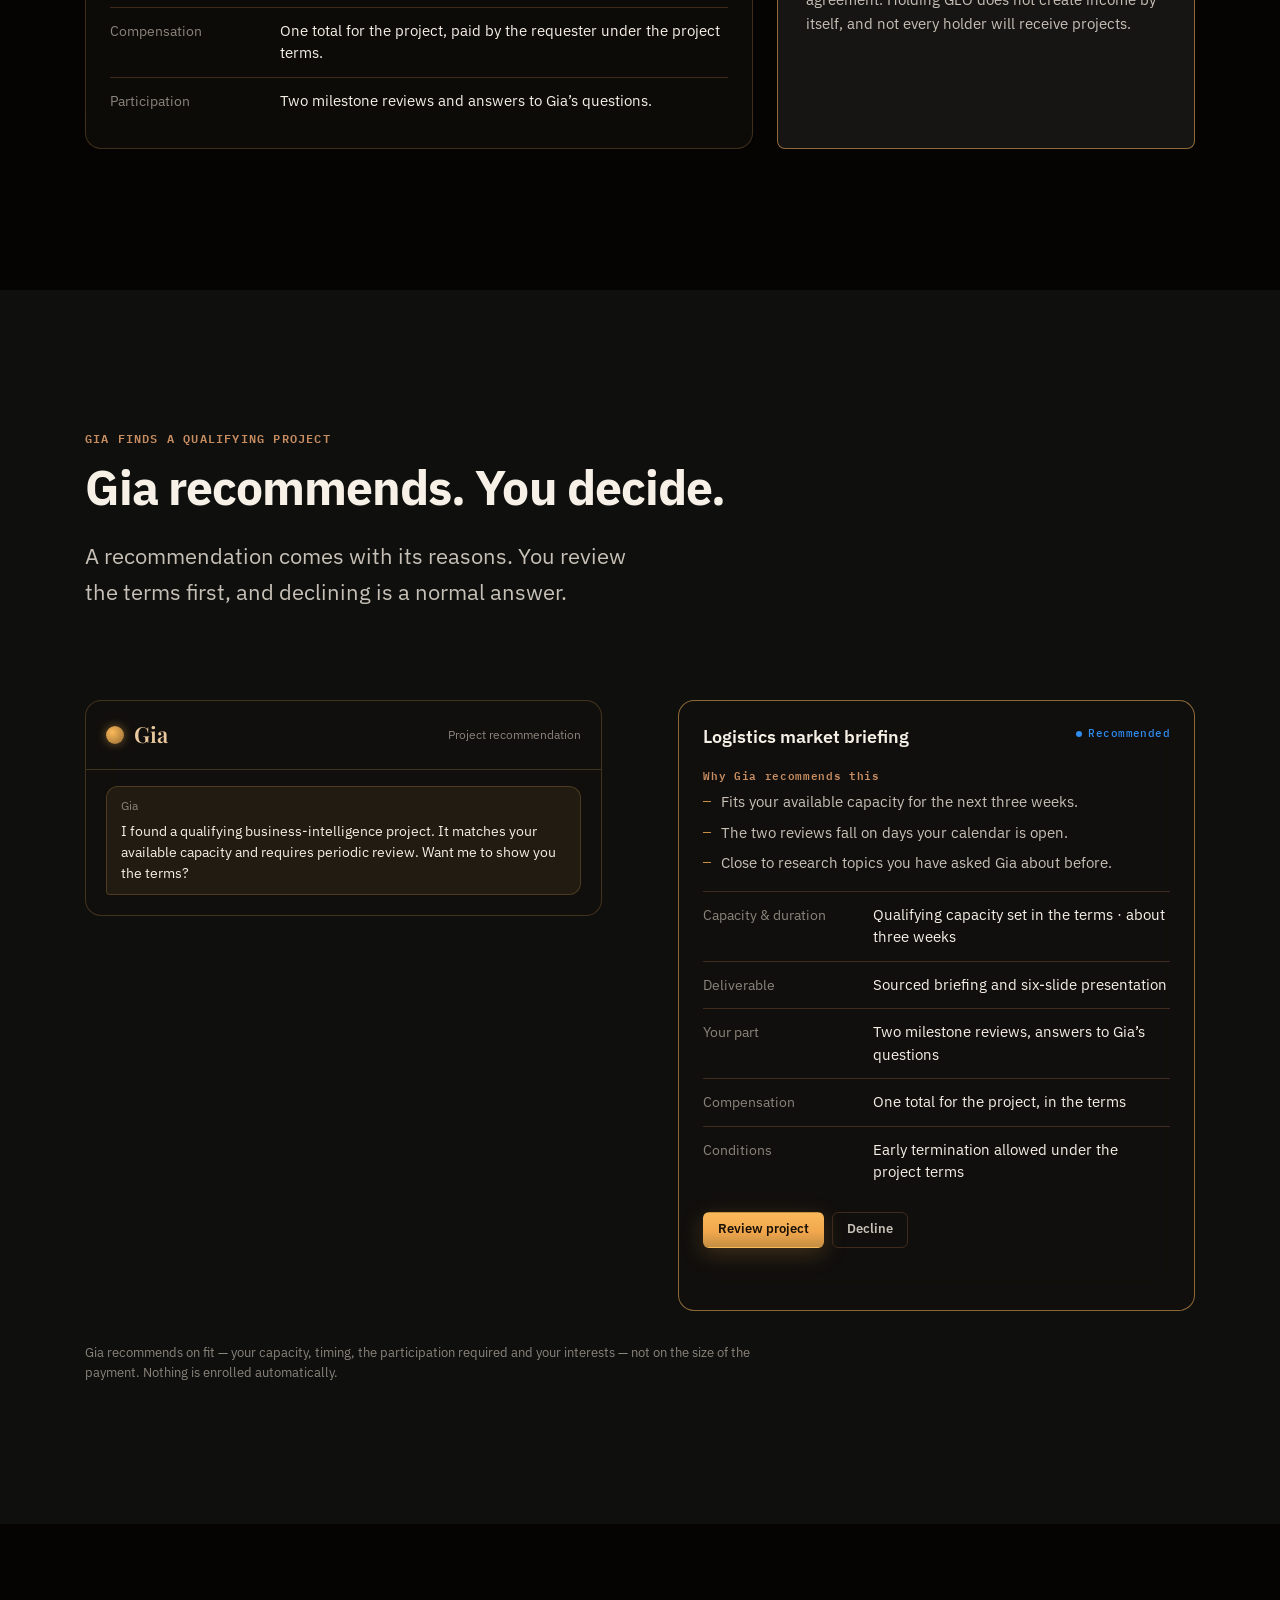
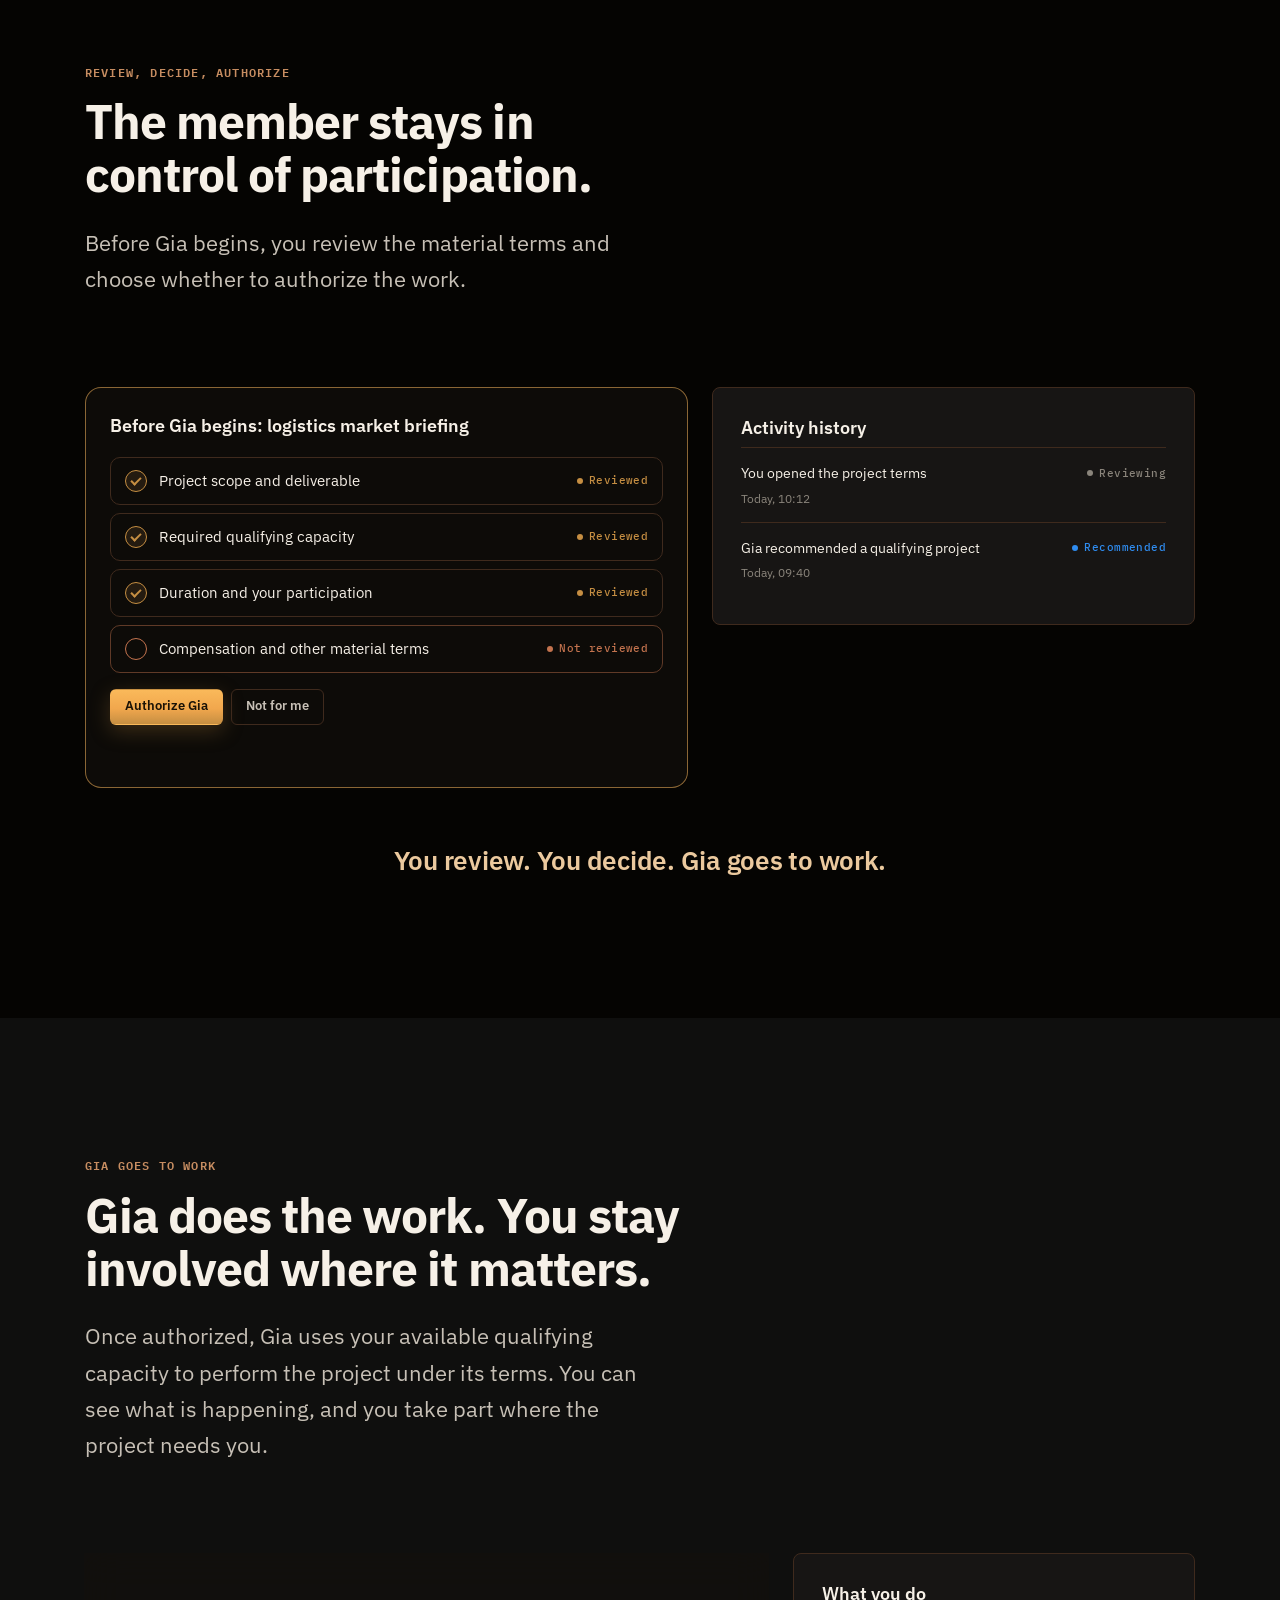
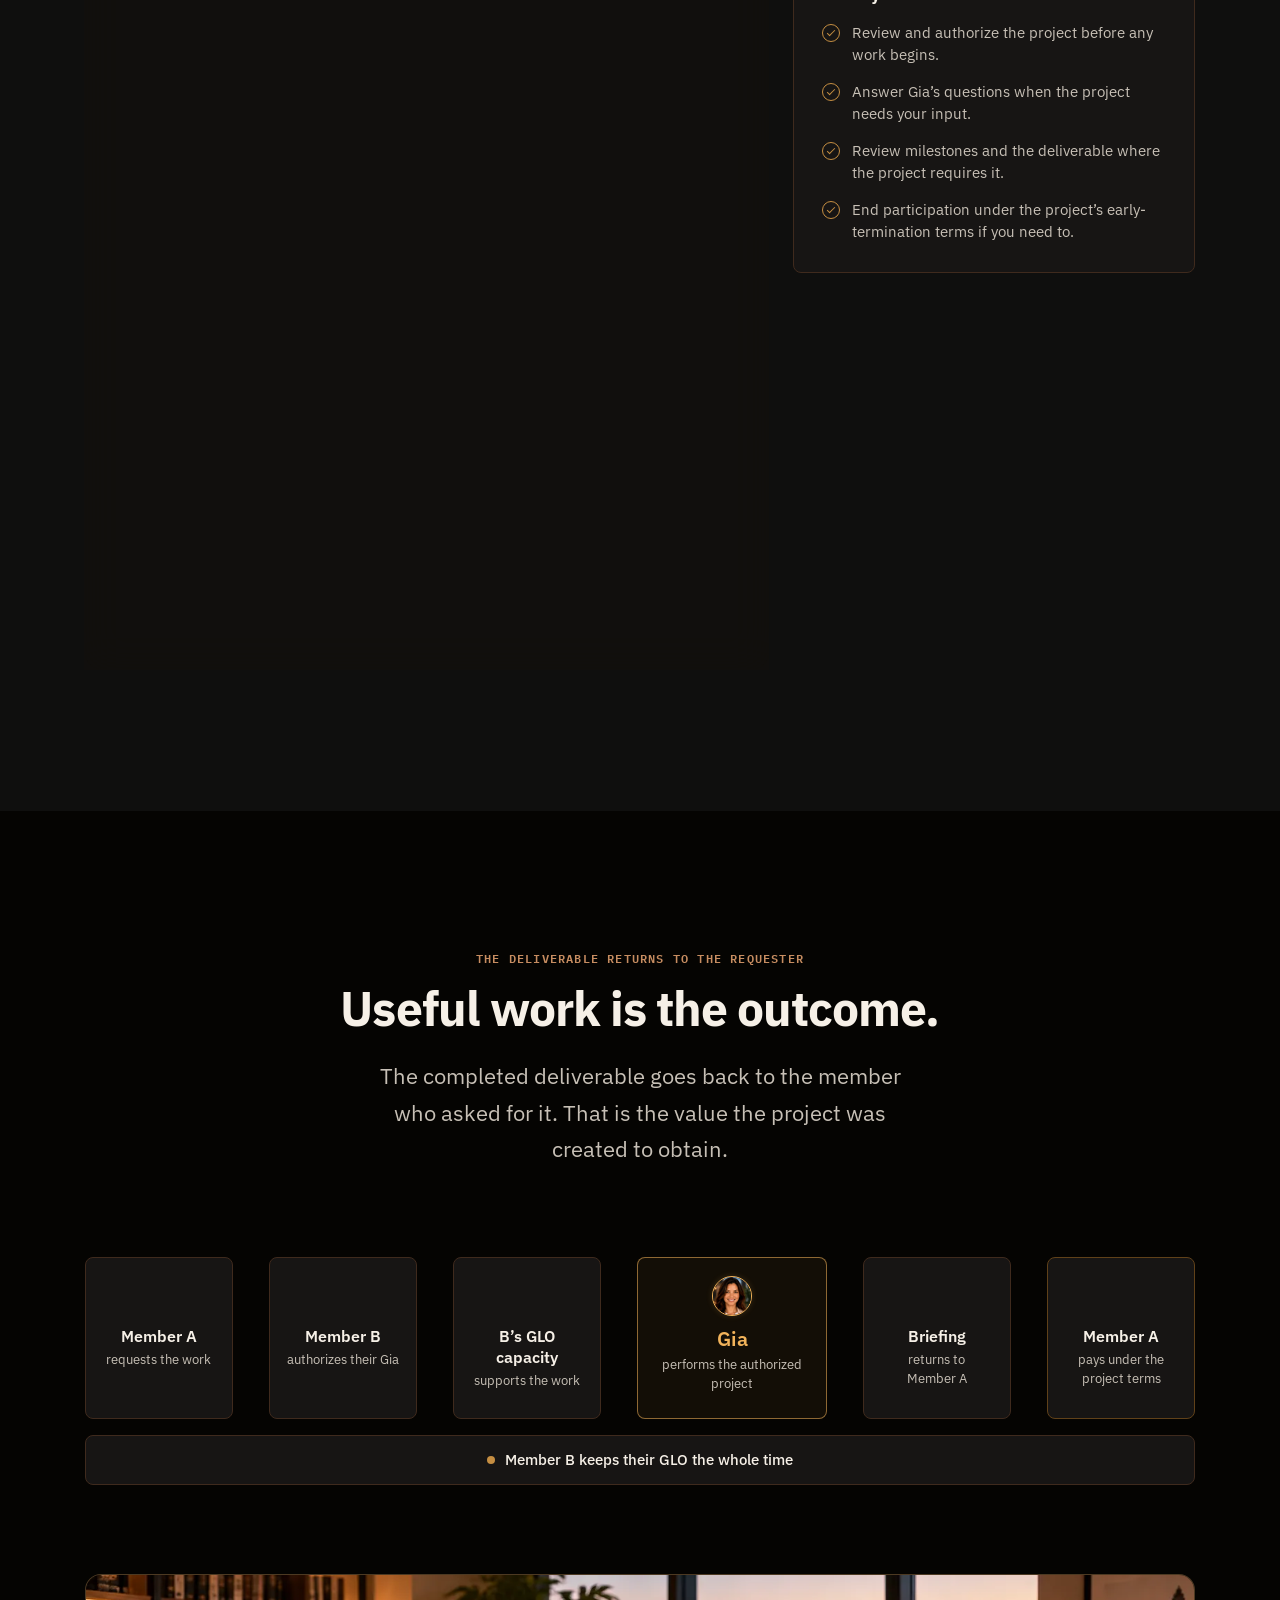
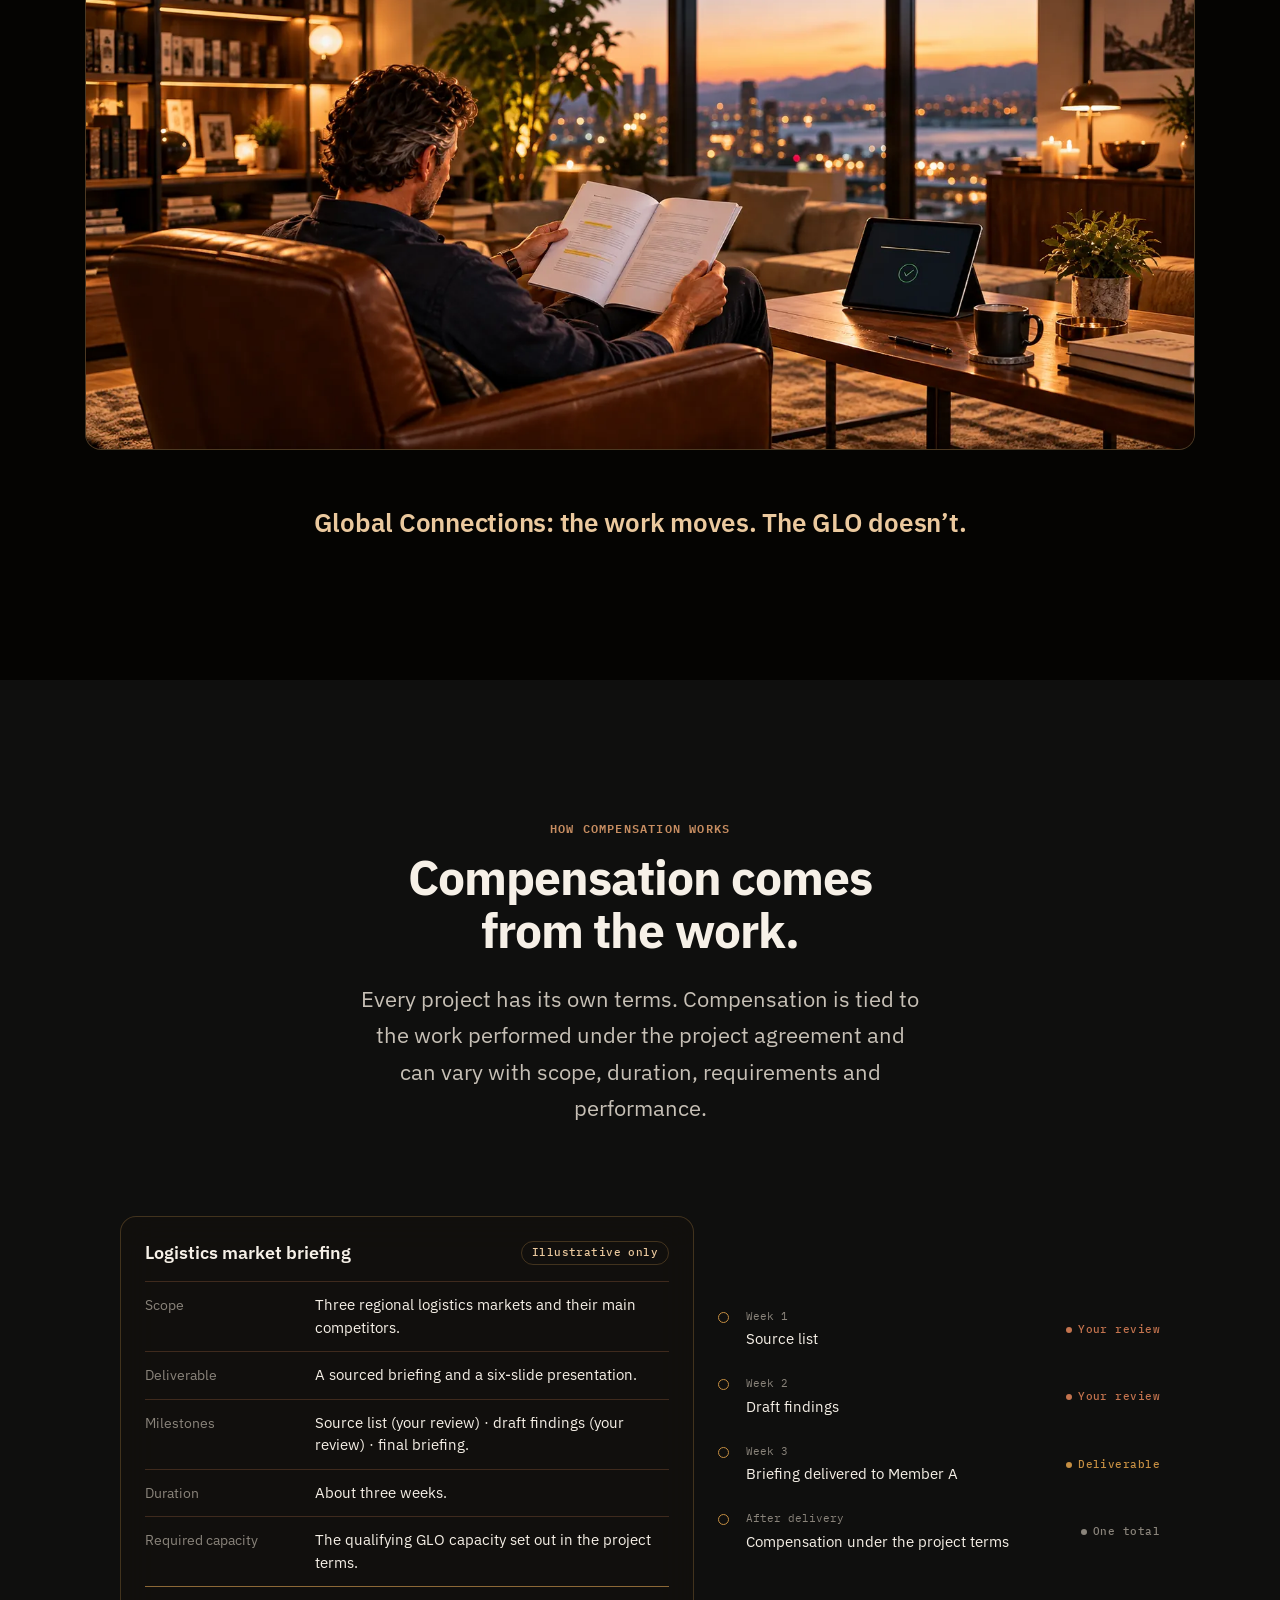
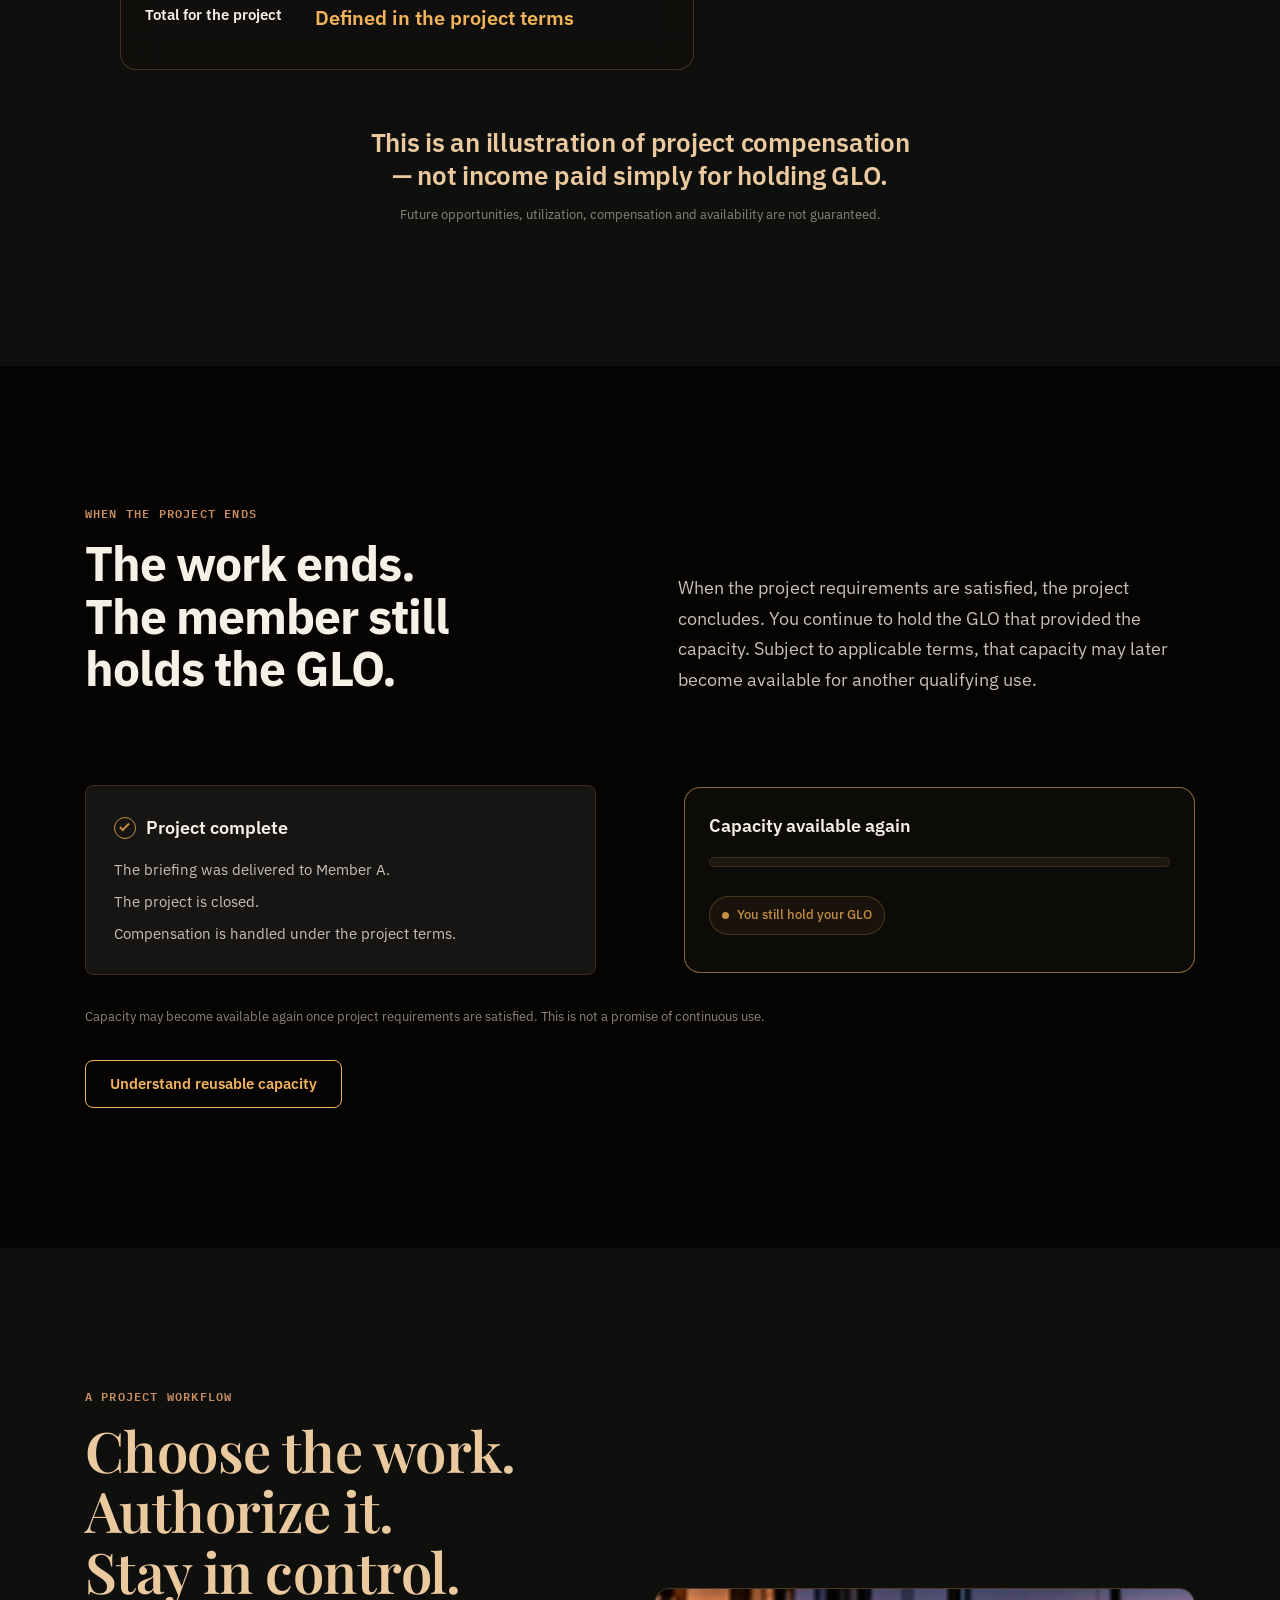
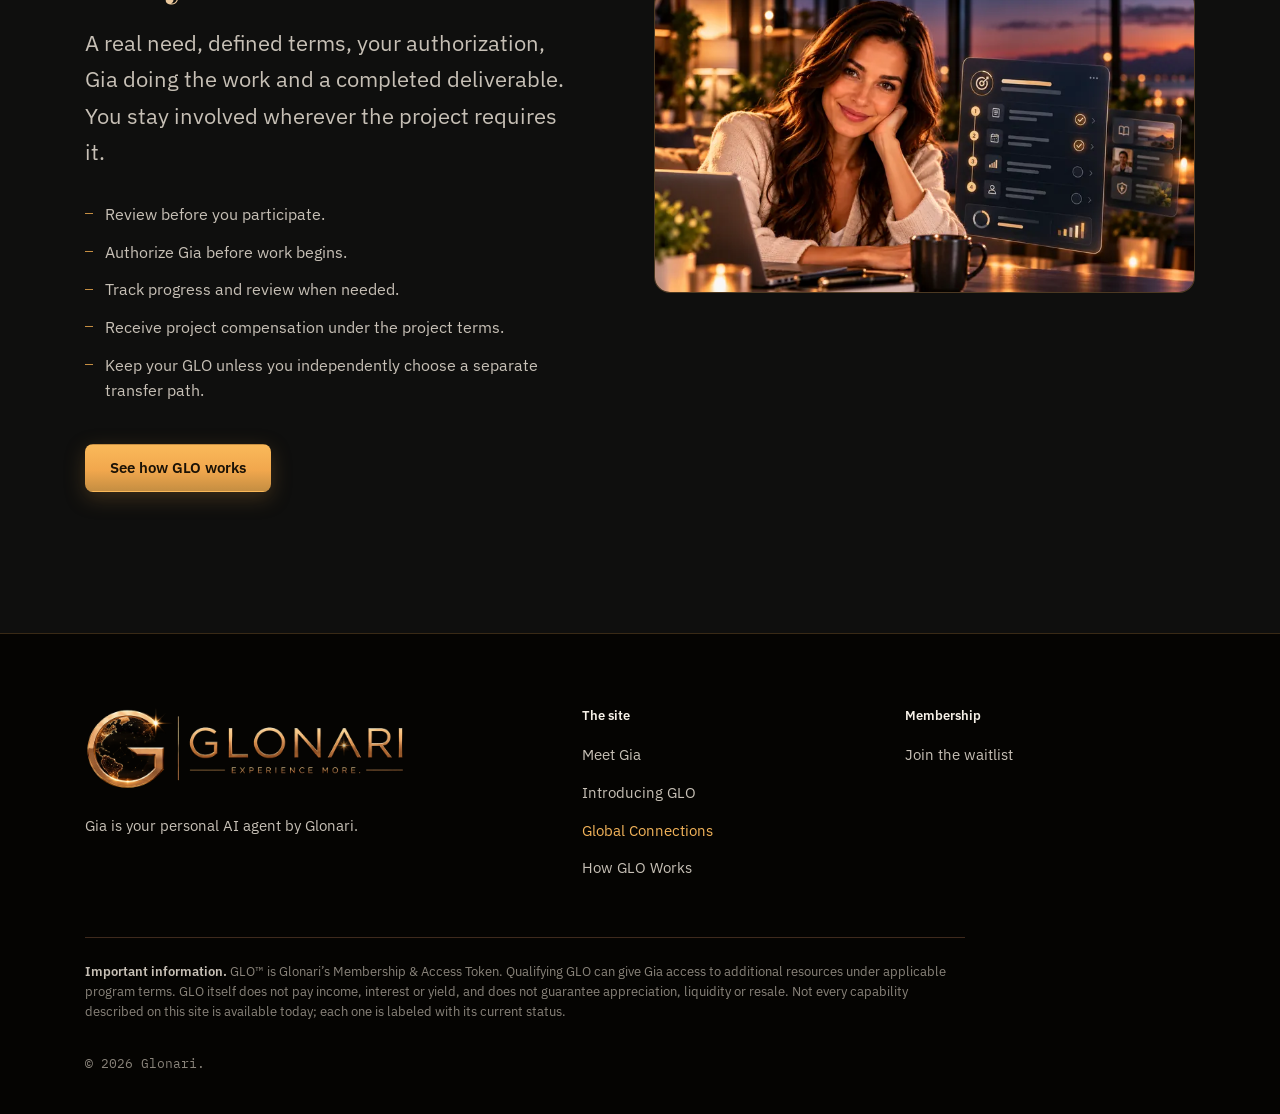
<file: meet-gia/global-connections.html>
<!DOCTYPE html>
<html lang="en">
<head>
<meta charset="utf-8">
<meta name="viewport" content="width=device-width, initial-scale=1, viewport-fit=cover">
<meta name="robots" content="noindex">
<title>Global Connections</title>
<meta name="description" content="Gia can identify qualifying projects, explain the terms and perform authorized work using your available capacity. The work moves; your GLO doesn’t.">
<link rel="preconnect" href="https://fonts.googleapis.com">
<link rel="preconnect" href="https://fonts.gstatic.com" crossorigin>
<link href="https://fonts.googleapis.com/css2?family=IBM+Plex+Mono:wght@500;600&amp;family=IBM+Plex+Sans:wght@400;500;600;700&amp;family=Playfair+Display:wght@500;600;700&amp;display=swap" rel="stylesheet">
<link rel="icon" href="assets/logo/favicon-32.png" sizes="32x32" type="image/png">
<link rel="apple-touch-icon" href="assets/logo/favicon-180.png">
<link rel="stylesheet" href="css/tokens.css">
<link rel="stylesheet" href="css/base.css">
<link rel="stylesheet" href="css/components.css">
<link rel="stylesheet" href="css/shell.css">
<link rel="stylesheet" href="css/pages/global-connections.css">
</head>
<body class="no-js" data-page="global-connections">
<a class="sr-only" href="#main">Skip to content</a>

<!-- shell:header -->
<header class="site-header">
  <div class="site-header__row">
    <a class="back-link" href="../index.html" aria-label="Back to Glonari"><span class="back-link__arrow" aria-hidden="true">&larr;</span><span class="back-link__label">Glonari</span></a>
    <a class="brand" href="index.html" aria-label="Glonari, Meet Gia">
      <img class="brand__mark" src="assets/logo/glonari-mark.webp" width="192" height="192" alt="">
      <span class="brand__name">Glonari</span>
    </a>
    <nav class="site-nav" aria-label="Site">
        <a href="index.html">Meet Gia</a>
        <a href="glo.html">Introducing GLO</a>
        <a href="global-connections.html" aria-current="page">Global Connections</a>
        <a href="how-glo-works.html">How GLO Works</a>
    </nav>
    <a class="btn btn--primary btn--sm header-cta" href="index.html#join">Join the waitlist</a>
    <button class="menu-toggle" type="button" aria-expanded="false" aria-controls="mobile-menu" aria-label="Open menu"><span></span></button>
  </div>
  <div class="subnav">
    <nav class="subnav__inner" aria-label="On this page">
        <a href="#work-starts">How work starts</a>
        <a href="#gia-finds">Gia finds projects</a>
        <a href="#authorize">Review &amp; authorize</a>
        <a href="#gia-works">Gia works</a>
        <a href="#deliverable">Deliverable</a>
        <a href="#compensation">Compensation</a>
        <a href="#project-end">Project end</a>
    </nav>
  </div>
  <div class="progress" aria-hidden="true"></div>
</header>
<div class="mobile-menu" id="mobile-menu">
  <nav aria-label="Site">
    <ul class="mm">
      <li class="mm__page"><a href="index.html">Meet Gia</a></li>
      <li class="mm__page"><a href="glo.html">Introducing GLO</a></li>
      <li class="mm__page is-current"><a href="global-connections.html" aria-current="page">Global Connections</a>
        <ul class="mm__sections" aria-label="On this page">
          <li><a href="#work-starts">How work starts</a></li>
          <li><a href="#gia-finds">Gia finds projects</a></li>
          <li><a href="#authorize">Review &amp; authorize</a></li>
          <li><a href="#gia-works">Gia works</a></li>
          <li><a href="#deliverable">Deliverable</a></li>
          <li><a href="#compensation">Compensation</a></li>
          <li><a href="#project-end">Project end</a></li>
        </ul>
      </li>
      <li class="mm__page"><a href="how-glo-works.html">How GLO Works</a></li>
    </ul>
  </nav>
  <a class="btn btn--primary" href="index.html#join">Join the waitlist</a>
</div>
<!-- /shell:header -->

<main id="main">

<!-- 01 HERO -->
<section class="page-hero" id="intro" aria-labelledby="intro-title">
  <div class="page-hero__media" style="--focus: 68% 45%">
    <picture>
      <source type="image/webp" srcset="assets/images/hero-gc-800.webp 800w, assets/images/hero-gc-1600.webp 1600w" sizes="100vw">
      <img src="assets/images/hero-gc-1600.jpg" srcset="assets/images/hero-gc-800.jpg 800w, assets/images/hero-gc-1600.jpg 1600w" sizes="100vw" width="1600" height="900" alt="" fetchpriority="high">
    </picture>
  </div>
  <div class="container">
    <div class="page-hero__text">
      <p class="eyebrow gc-eyebrow">Global Connections&reg; <span class="badge badge--next">Coming next</span></p>
      <h1 class="page-hero__title" id="intro-title">The work moves. Your GLO doesn&rsquo;t.</h1>
      <p class="lead">Gia can identify qualifying projects, explain the terms and perform authorized work using your available capacity.</p>
      <div class="btn-row btn-row--stack">
        <a class="btn btn--primary" href="#work-starts">See how a project works</a>
        <a class="btn btn--secondary" href="#compensation">Review an example</a>
      </div>
    </div>
  </div>
</section>

<!-- 02 WHERE THE WORK COMES FROM -->
<section class="section section--deep" id="work-starts" aria-labelledby="starts-title">
  <div class="container">
    <div class="split gc-intro">
      <header class="reveal">
        <p class="eyebrow">Where the work comes from</p>
        <h2 class="h2" id="starts-title">A project begins with a real need and clear terms.</h2>
      </header>
      <div class="gc-intro__body">
        <p class="body">Projects come from members or organizations that need useful work completed. Their own Gia may understand the task but lack enough available capacity to do all of it. Demand for work creates demand for capacity.</p>
        <p class="body">The requesting member defines what needs to be done before anyone else is asked to take part.</p>
      </div>
    </div>

    <div class="gc-define gap-major">
      <div class="glass terms" aria-label="Example project definition">
        <div class="terms__head"><p class="terms__title">Logistics market briefing</p><span class="badge badge--plain">Example</span></div>
        <dl class="terms__list">
          <div class="terms__row"><dt>Work</dt><dd>Research three regional logistics markets and their main competitors.</dd></div>
          <div class="terms__row"><dt>Deliverable</dt><dd>A sourced briefing and a six-slide presentation.</dd></div>
          <div class="terms__row"><dt>Capacity</dt><dd>The qualifying GLO capacity set out in the project terms.</dd></div>
          <div class="terms__row"><dt>Term</dt><dd>About three weeks.</dd></div>
          <div class="terms__row"><dt>Compensation</dt><dd>One total for the project, paid by the requester under the project terms.</dd></div>
          <div class="terms__row"><dt>Participation</dt><dd>Two milestone reviews and answers to Gia’s questions.</dd></div>
        </dl>
      </div>
      <aside class="card card--key gc-payer">
        <p class="gc-payer__who">Member&nbsp;A, the requester</p>
        <p class="gc-payer__line">The requesting member or project pays for the work.</p>
        <p class="small">Compensation belongs to a defined project agreement. Holding GLO does not create income by itself, and not every holder will receive projects.</p>
      </aside>
    </div>
  </div>
</section>

<!-- 03 GIA FINDS A QUALIFYING PROJECT -->
<section class="section" id="gia-finds" aria-labelledby="finds-title">
  <div class="container">
    <header class="reveal gc-head">
      <p class="eyebrow">Gia finds a qualifying project</p>
      <h2 class="h2" id="finds-title">Gia recommends. You decide.</h2>
      <p class="lead">A recommendation comes with its reasons. You review the terms first, and declining is a normal answer.</p>
    </header>

    <div class="split gc-rec gap-major">
      <div class="glass gc-rec__chat">
        <div class="gc-chat__head"><span class="gia-dot"></span><span class="gc-chat__name">Gia</span><span class="gc-chat__sub">Project recommendation</span></div>
        <div class="bubble bubble--gia"><span class="gia-tag">Gia</span>I found a qualifying business-intelligence project. It matches your available capacity and requires periodic review. Want me to show you the terms?</div>
      </div>

      <article class="glass is-active gc-card" id="gc-rec" aria-labelledby="rec-title">
        <div class="terms__head"><h3 class="terms__title" id="rec-title">Logistics market briefing</h3><span class="status status--working" id="gc-rec-state">Recommended</span></div>
        <div class="gc-card__why">
          <p class="gc-card__label">Why Gia recommends this</p>
          <ul class="gc-why">
            <li>Fits your available capacity for the next three weeks.</li>
            <li>The two reviews fall on days your calendar is open.</li>
            <li>Close to research topics you have asked Gia about before.</li>
          </ul>
        </div>
        <dl class="terms__list">
          <div class="terms__row"><dt>Capacity &amp; duration</dt><dd>Qualifying capacity set in the terms · about three weeks</dd></div>
          <div class="terms__row"><dt>Deliverable</dt><dd>Sourced briefing and six-slide presentation</dd></div>
          <div class="terms__row"><dt>Your part</dt><dd>Two milestone reviews, answers to Gia’s questions</dd></div>
          <div class="terms__row"><dt>Compensation</dt><dd>One total for the project, in the terms</dd></div>
          <div class="terms__row"><dt>Conditions</dt><dd>Early termination allowed under the project terms</dd></div>
        </dl>
        <div class="btn-row gc-card__actions" id="gc-rec-actions">
          <a class="btn btn--primary btn--sm" href="#authorize" data-rec="review">Review project</a>
          <button class="btn btn--ghost btn--sm" type="button" data-rec="decline">Decline</button>
        </div>
        <p class="gc-card__msg" id="gc-rec-msg" aria-live="polite"></p>
      </article>
    </div>
    <p class="caption gc-note">Gia recommends on fit — your capacity, timing, the participation required and your interests — not on the size of the payment. Nothing is enrolled automatically.</p>
  </div>
</section>

<!-- 04 REVIEW, DECIDE, AUTHORIZE -->
<section class="section section--deep" id="authorize" aria-labelledby="auth-title">
  <div class="container">
    <header class="reveal gc-head">
      <p class="eyebrow">Review, decide, authorize</p>
      <h2 class="h2" id="auth-title">The member stays in control of participation.</h2>
      <p class="lead">Before Gia begins, you review the material terms and choose whether to authorize the work.</p>
    </header>

    <div class="gc-auth gap-major">
      <div class="glass approval is-active" data-approval data-log="#gc-log" data-subject="the logistics market briefing">
        <p class="approval__title">Before Gia begins: logistics market briefing</p>
        <ul class="approval__list">
          <li class="approval__item"><label><input class="approval__check" type="checkbox" checked><span class="approval__label">Project scope and deliverable</span></label><span data-state></span></li>
          <li class="approval__item"><label><input class="approval__check" type="checkbox" checked><span class="approval__label">Required qualifying capacity</span></label><span data-state></span></li>
          <li class="approval__item"><label><input class="approval__check" type="checkbox" checked><span class="approval__label">Duration and your participation</span></label><span data-state></span></li>
          <li class="approval__item"><label><input class="approval__check" type="checkbox"><span class="approval__label">Compensation and other material terms</span></label><span data-state></span></li>
        </ul>
        <div class="approval__actions">
          <button class="btn btn--primary btn--sm" type="button" data-approval-authorize>Authorize Gia</button>
          <button class="btn btn--ghost btn--sm" type="button" data-approval-decline>Not for me</button>
        </div>
        <div class="approval__confirm" hidden>
          <p>Authorize Gia to start the logistics market briefing under these terms? Gia will bring questions and both milestones back to you.</p>
          <div class="btn-row" style="gap:8px">
            <button class="btn btn--primary btn--sm" type="button" data-approval-confirm>Confirm and authorize</button>
            <button class="btn btn--ghost btn--sm" type="button" data-approval-back>Go back</button>
          </div>
        </div>
        <p class="approval__msg" aria-live="polite"></p>
        <button class="btn btn--ghost btn--sm" type="button" data-approval-reset hidden>Start over</button>
      </div>

      <div class="card gc-history">
        <h3 class="h4">Activity history</h3>
        <ul class="log" id="gc-log">
          <li>You opened the project terms<small>Today, 10:12</small><span class="status status--muted">Reviewing</span></li>
          <li>Gia recommended a qualifying project<small>Today, 09:40</small><span class="status status--working">Recommended</span></li>
        </ul>
      </div>
    </div>
    <p class="principle principle--center gc-principle" data-shine>You review. You decide. Gia goes to work.</p>
  </div>
</section>

<!-- 05 GIA GOES TO WORK -->
<section class="section" id="gia-works" aria-labelledby="works-title">
  <div class="container">
    <header class="reveal gc-head">
      <p class="eyebrow">Gia goes to work</p>
      <h2 class="h2" id="works-title">Gia does the work. You stay involved where it matters.</h2>
      <p class="lead">Once authorized, Gia uses your available qualifying capacity to perform the project under its terms. You can see what is happening, and you take part where the project needs you.</p>
    </header>

    <div class="gc-work gap-major">
      <div class="glass ws__pane gc-ws" aria-label="Example project workspace">
        <div class="gc-ws__top"><p class="ws__label">Project workspace · Logistics market briefing</p><span class="caption">Week 2 of about 3</span></div>
        <ul class="tasks">
          <li>Research: gather and organize sources<small>Research agents · 31 sources kept</small><span class="status status--ready">Done</span></li>
          <li>Analysis: compare competitors across three markets<small>Specialized analysis model</small><span class="status status--working">Analyzing</span><span class="bar"><i></i></span></li>
          <li id="gc-milestone">Milestone 1: the source list<small>Your review before the analysis is finalized</small><span class="status status--review">Waiting for your review</span><button class="btn btn--secondary btn--sm gc-ms-btn" type="button" data-milestone>Review milestone</button></li>
          <li>Execution: draft the briefing<small>Writing model, after your review</small><span class="status status--muted">Draft next</span></li>
          <li>Delivery to Member&nbsp;A<small>Briefing and presentation</small><span class="status status--muted">After milestone 2</span></li>
        </ul>
        <div class="gc-inspect">
          <div class="tabs gc-tabs" role="tablist" aria-label="Inspect the work">
            <button class="tab" role="tab" id="gct-src" aria-controls="gcp-src" aria-selected="true">Sources</button>
            <button class="tab" role="tab" id="gct-asm" aria-controls="gcp-asm" aria-selected="false" tabindex="-1">Assumptions</button>
            <button class="tab" role="tab" id="gct-q" aria-controls="gcp-q" aria-selected="false" tabindex="-1">Open questions</button>
          </div>
          <div class="gc-panel" role="tabpanel" id="gcp-src" aria-labelledby="gct-src">
            <ul class="gc-list"><li>Regional freight statistics, 2023–2025 <span>public dataset</span></li><li>Annual reports of six listed competitors <span>filings</span></li><li>Trade-press coverage of new warehouse openings <span>12 articles</span></li></ul>
          </div>
          <div class="gc-panel" role="tabpanel" id="gcp-asm" aria-labelledby="gct-asm" hidden>
            <ul class="gc-list"><li>Private competitors are compared on public information only.</li><li>Market size uses the more conservative of two estimates.</li></ul>
          </div>
          <div class="gc-panel" role="tabpanel" id="gcp-q" aria-labelledby="gct-q" hidden>
            <ul class="gc-list"><li>Should the briefing include cross-border routes? <span>for you</span></li><li>Which of the three markets should lead the presentation? <span>for you</span></li></ul>
          </div>
        </div>
      </div>

      <aside class="card gc-role" aria-labelledby="role-title">
        <h3 class="h4" id="role-title">What you do</h3>
        <ul class="gc-role__list">
          <li>Review and authorize the project before any work begins.</li>
          <li>Answer Gia’s questions when the project needs your input.</li>
          <li>Review milestones and the deliverable where the project requires it.</li>
          <li>End participation under the project’s early-termination terms if you need to.</li>
        </ul>
      </aside>
    </div>
  </div>
</section>

<!-- 06 THE DELIVERABLE RETURNS TO THE REQUESTER -->
<section class="section section--deep" id="deliverable" aria-labelledby="deliv-title">
  <div class="container">
    <header class="head--center reveal">
      <p class="eyebrow">The deliverable returns to the requester</p>
      <h2 class="h2" id="deliv-title">Useful work is the outcome.</h2>
      <p class="lead">The completed deliverable goes back to the member who asked for it. That is the value the project was created to obtain.</p>
    </header>
    <ol class="flow gap-major" data-draw>
      <li class="flow__node"><svg class="flow__icon" width="24" height="24" viewBox="0 0 24 24" fill="none" stroke="currentColor" stroke-width="1.5" stroke-linecap="round" stroke-linejoin="round" aria-hidden="true" focusable="false"><circle cx="12" cy="8" r="3.5" vector-effect="non-scaling-stroke"/><path d="M5 20c0-3.9 3.1-7 7-7s7 3.1 7 7" vector-effect="non-scaling-stroke"/></svg><span class="flow__title">Member&nbsp;A</span><span class="flow__sub">requests the work</span></li>
      <li class="flow__node"><svg class="flow__icon" width="24" height="24" viewBox="0 0 24 24" fill="none" stroke="currentColor" stroke-width="1.5" stroke-linecap="round" stroke-linejoin="round" aria-hidden="true" focusable="false"><circle cx="12" cy="8" r="3.5" vector-effect="non-scaling-stroke"/><path d="M5 20c0-3.9 3.1-7 7-7s7 3.1 7 7" vector-effect="non-scaling-stroke"/></svg><span class="flow__title">Member&nbsp;B</span><span class="flow__sub">authorizes their Gia</span></li>
      <li class="flow__node"><svg class="flow__icon" width="24" height="24" viewBox="0 0 24 24" fill="none" stroke="currentColor" stroke-width="1.5" stroke-linecap="round" stroke-linejoin="round" aria-hidden="true" focusable="false"><circle cx="12" cy="12" r="4" vector-effect="non-scaling-stroke"/><path d="M20 12A8 8 0 1 1 12 4" vector-effect="non-scaling-stroke"/></svg><span class="flow__title">B’s GLO capacity</span><span class="flow__sub">supports the work</span></li>
      <li class="flow__node is-key"><div class="flow__icon flow__icon--gia" aria-hidden="true"><div class="gia-core"><div class="gia-core__photo"><picture><source srcset="assets/images/gia.webp" type="image/webp"><img src="assets/images/gia.png" alt="" width="400" height="400" loading="lazy" decoding="async"></picture></div></div></div><span class="flow__title">Gia</span><span class="flow__sub">performs the authorized project</span></li>
      <li class="flow__node"><svg class="flow__icon" width="24" height="24" viewBox="0 0 24 24" fill="none" stroke="currentColor" stroke-width="1.5" stroke-linecap="round" stroke-linejoin="round" aria-hidden="true" focusable="false"><rect x="6" y="4" width="12" height="16" rx="2" vector-effect="non-scaling-stroke"/><path d="M9 8.5H15" vector-effect="non-scaling-stroke"/><path d="M9 12H15" vector-effect="non-scaling-stroke"/><path d="M10 15.5l1.5 1.5 3-3" vector-effect="non-scaling-stroke"/></svg><span class="flow__title">Briefing</span><span class="flow__sub">returns to Member&nbsp;A</span></li>
      <li class="flow__node is-end"><svg class="flow__icon" width="24" height="24" viewBox="0 0 24 24" fill="none" stroke="currentColor" stroke-width="1.5" stroke-linecap="round" stroke-linejoin="round" aria-hidden="true" focusable="false"><circle cx="12" cy="8" r="3.5" vector-effect="non-scaling-stroke"/><path d="M5 20c0-3.9 3.1-7 7-7s7 3.1 7 7" vector-effect="non-scaling-stroke"/></svg><span class="flow__title">Member&nbsp;A</span><span class="flow__sub">pays under the project terms</span></li>
    </ol>
    <p class="flow-keep">Member&nbsp;B keeps their GLO the whole time</p>
    <figure class="media-frame media-frame--wide gap-major" style="--focus: 20% 50%">
      <div class="media-frame__box" data-parallax>
        <picture>
          <source type="image/webp" srcset="assets/images/gc-deliverable-800.webp 800w, assets/images/gc-deliverable-1600.webp 1600w" sizes="(max-width: 1200px) 100vw, 1200px">
          <img src="assets/images/gc-deliverable-1600.jpg" srcset="assets/images/gc-deliverable-800.jpg 800w, assets/images/gc-deliverable-1600.jpg 1600w" sizes="(max-width: 1200px) 100vw, 1200px" width="1600" height="686" loading="lazy" decoding="async" alt="A man in an armchair reading the finished briefing, a tablet beside him showing the task complete">
        </picture>
      </div>
    </figure>
    <p class="principle principle--center gc-principle" data-shine>Global Connections: the work moves. The GLO doesn’t.</p>
  </div>
</section>

<!-- 07 HOW COMPENSATION WORKS -->
<section class="section" id="compensation" aria-labelledby="comp-title">
  <div class="container">
    <header class="head--center reveal">
      <p class="eyebrow">How compensation works</p>
      <h2 class="h2" id="comp-title">Compensation comes from the work.</h2>
      <p class="lead">Every project has its own terms. Compensation is tied to the work performed under the project agreement and can vary with scope, duration, requirements and performance.</p>
    </header>

    <div class="gc-comp gap-major">
      <div class="glass terms">
        <div class="terms__head"><p class="terms__title">Logistics market briefing</p><span class="badge badge--plain">Illustrative only</span></div>
        <dl class="terms__list">
          <div class="terms__row"><dt>Scope</dt><dd>Three regional logistics markets and their main competitors.</dd></div>
          <div class="terms__row"><dt>Deliverable</dt><dd>A sourced briefing and a six-slide presentation.</dd></div>
          <div class="terms__row"><dt>Milestones</dt><dd>Source list (your review) · draft findings (your review) · final briefing.</dd></div>
          <div class="terms__row"><dt>Duration</dt><dd>About three weeks.</dd></div>
          <div class="terms__row"><dt>Required capacity</dt><dd>The qualifying GLO capacity set out in the project terms.</dd></div>
          <div class="terms__row terms__row--total"><dt>Total for the project</dt><dd>Defined in the project terms</dd></div>
        </dl>
      </div>
      <ol class="gc-timeline" aria-label="Project timeline" data-draw>
        <li><span class="gc-timeline__when">Week 1</span><span class="gc-timeline__what">Source list</span><span class="status status--review">Your review</span></li>
        <li><span class="gc-timeline__when">Week 2</span><span class="gc-timeline__what">Draft findings</span><span class="status status--review">Your review</span></li>
        <li><span class="gc-timeline__when">Week 3</span><span class="gc-timeline__what">Briefing delivered to Member&nbsp;A</span><span class="status status--ready">Deliverable</span></li>
        <li><span class="gc-timeline__when">After delivery</span><span class="gc-timeline__what">Compensation under the project terms</span><span class="status status--muted">One total</span></li>
      </ol>
    </div>
    <div class="gc-comp-notes">
      <p class="principle principle--center">This is an illustration of project compensation — not income paid simply for holding GLO.</p>
      <p class="caption">Future opportunities, utilization, compensation and availability are not guaranteed.</p>
    </div>
  </div>
</section>

<!-- 08 WHEN THE PROJECT ENDS -->
<section class="section section--deep" id="project-end" aria-labelledby="end-title">
  <div class="container">
    <div class="split gc-end-head">
      <header class="reveal">
        <p class="eyebrow">When the project ends</p>
        <h2 class="h2" id="end-title">The work ends. The member still holds the GLO.</h2>
      </header>
      <p class="body">When the project requirements are satisfied, the project concludes. You continue to hold the GLO that provided the capacity. Subject to applicable terms, that capacity may later become available for another qualifying use.</p>
    </div>

    <div class="gc-end gap-major" data-draw>
      <div class="card gc-end__done">
        <p class="gc-end__state"><span class="gc-check" aria-hidden="true"></span>Project complete</p>
        <ul class="gc-end__list">
          <li>The briefing was delivered to Member&nbsp;A.</li>
          <li>The project is closed.</li>
          <li>Compensation is handled under the project terms.</li>
        </ul>
      </div>
      <span class="gc-end__arrow" aria-hidden="true"></span>
      <div class="glass is-active gc-end__cap">
        <p class="gc-end__state">Capacity available again</p>
        <div class="gc-cap" role="img" aria-label="Your available capacity is back to its full level"><i></i></div>
        <p class="owner owner--keep">You still hold your GLO</p>
      </div>
    </div>
    <p class="caption gc-note gc-note--left">Capacity may become available again once project requirements are satisfied. This is not a promise of continuous use.</p>
    <div class="btn-row gc-cta"><a class="btn btn--secondary" href="how-glo-works.html#reusable-capacity">Understand reusable capacity</a></div>
  </div>
</section>

<!-- 09 FINAL CTA -->
<section class="section" id="final" aria-labelledby="final-title">
  <div class="container final">
    <div>
      <p class="eyebrow">A project workflow</p>
      <h2 class="final__h" id="final-title">Choose the work. Authorize it. Stay in control.</h2>
      <p class="lead">A real need, defined terms, your authorization, Gia doing the work and a completed deliverable. You stay involved wherever the project requires it.</p>
      <ul class="uses">
        <li>Review before you participate.</li>
        <li>Authorize Gia before work begins.</li>
        <li>Track progress and review when needed.</li>
        <li>Receive project compensation under the project terms.</li>
        <li>Keep your GLO unless you independently choose a separate transfer path.</li>
      </ul>
      <div class="btn-row btn-row--stack gc-final-actions">
        <a class="btn btn--primary" href="how-glo-works.html">See how GLO works</a>
        <a class="btn btn--secondary" href="membership.html" hidden>Learn about membership</a>
      </div>
    </div>
    <figure class="media-frame" style="--ratio: 16 / 9">
      <div class="media-frame__box" data-parallax>
        <picture>
          <source type="image/webp" srcset="assets/images/gc-hero-workspace-800.webp 800w, assets/images/gc-hero-workspace-1600.webp 1600w" sizes="(max-width: 960px) 100vw, 560px">
          <img src="assets/images/gc-hero-workspace-1600.jpg" srcset="assets/images/gc-hero-workspace-800.jpg 800w, assets/images/gc-hero-workspace-1600.jpg 1600w" sizes="(max-width: 960px) 100vw, 560px" width="1600" height="900" loading="lazy" decoding="async" alt="Gia smiling beside a project workspace panel showing completed steps">
        </picture>
      </div>
    </figure>
  </div>
</section>

</main>

<!-- shell:footer -->
<footer class="site-footer">
  <div class="container">
    <div class="footer__top" style="--footer-cols: 2">
      <div class="footer__brand">
        <a class="footer-logo" href="index.html" aria-label="Glonari, Meet Gia">
          <picture>
            <source media="(max-width: 768px)" srcset="assets/logo/glonari-lockup-stacked.webp" width="760" height="359">
            <img src="assets/logo/glonari-lockup-horizontal.webp" width="840" height="222" alt="Glonari. Experience more.">
          </picture>
        </a>
        <p class="small footer__about">Gia is your personal AI agent by Glonari.</p>
      </div>
      <nav class="footer__col" aria-label="Footer: site">
        <p class="footer__head">The site</p>
        <ul>
          <li><a href="index.html">Meet Gia</a></li>
          <li><a href="glo.html">Introducing GLO</a></li>
          <li><a href="global-connections.html" aria-current="page">Global Connections</a></li>
          <li><a href="how-glo-works.html">How GLO Works</a></li>
        </ul>
      </nav>
      <div class="footer__col">
        <p class="footer__head">Membership</p>
        <ul>
          <li><a href="index.html#join">Join the waitlist</a></li>
        </ul>
      </div>
    </div>
    <div class="footer__info">
      <p class="caption"><strong>Important information.</strong> GLO&trade; is Glonari&rsquo;s Membership &amp; Access Token. Qualifying GLO can give Gia access to additional resources under applicable program terms. GLO itself does not pay income, interest or yield, and does not guarantee appreciation, liquidity or resale. Not every capability described on this site is available today; each one is labeled with its current status.</p>
    </div>
    <p class="caption mono footer__legal">© 2026 Glonari.</p>
  </div>
</footer>
<!-- /shell:footer -->

<script src="js/site.js"></script>
<script src="js/components.js"></script>
<script src="js/pages/global-connections.js"></script>
</body>
</html>
</file>
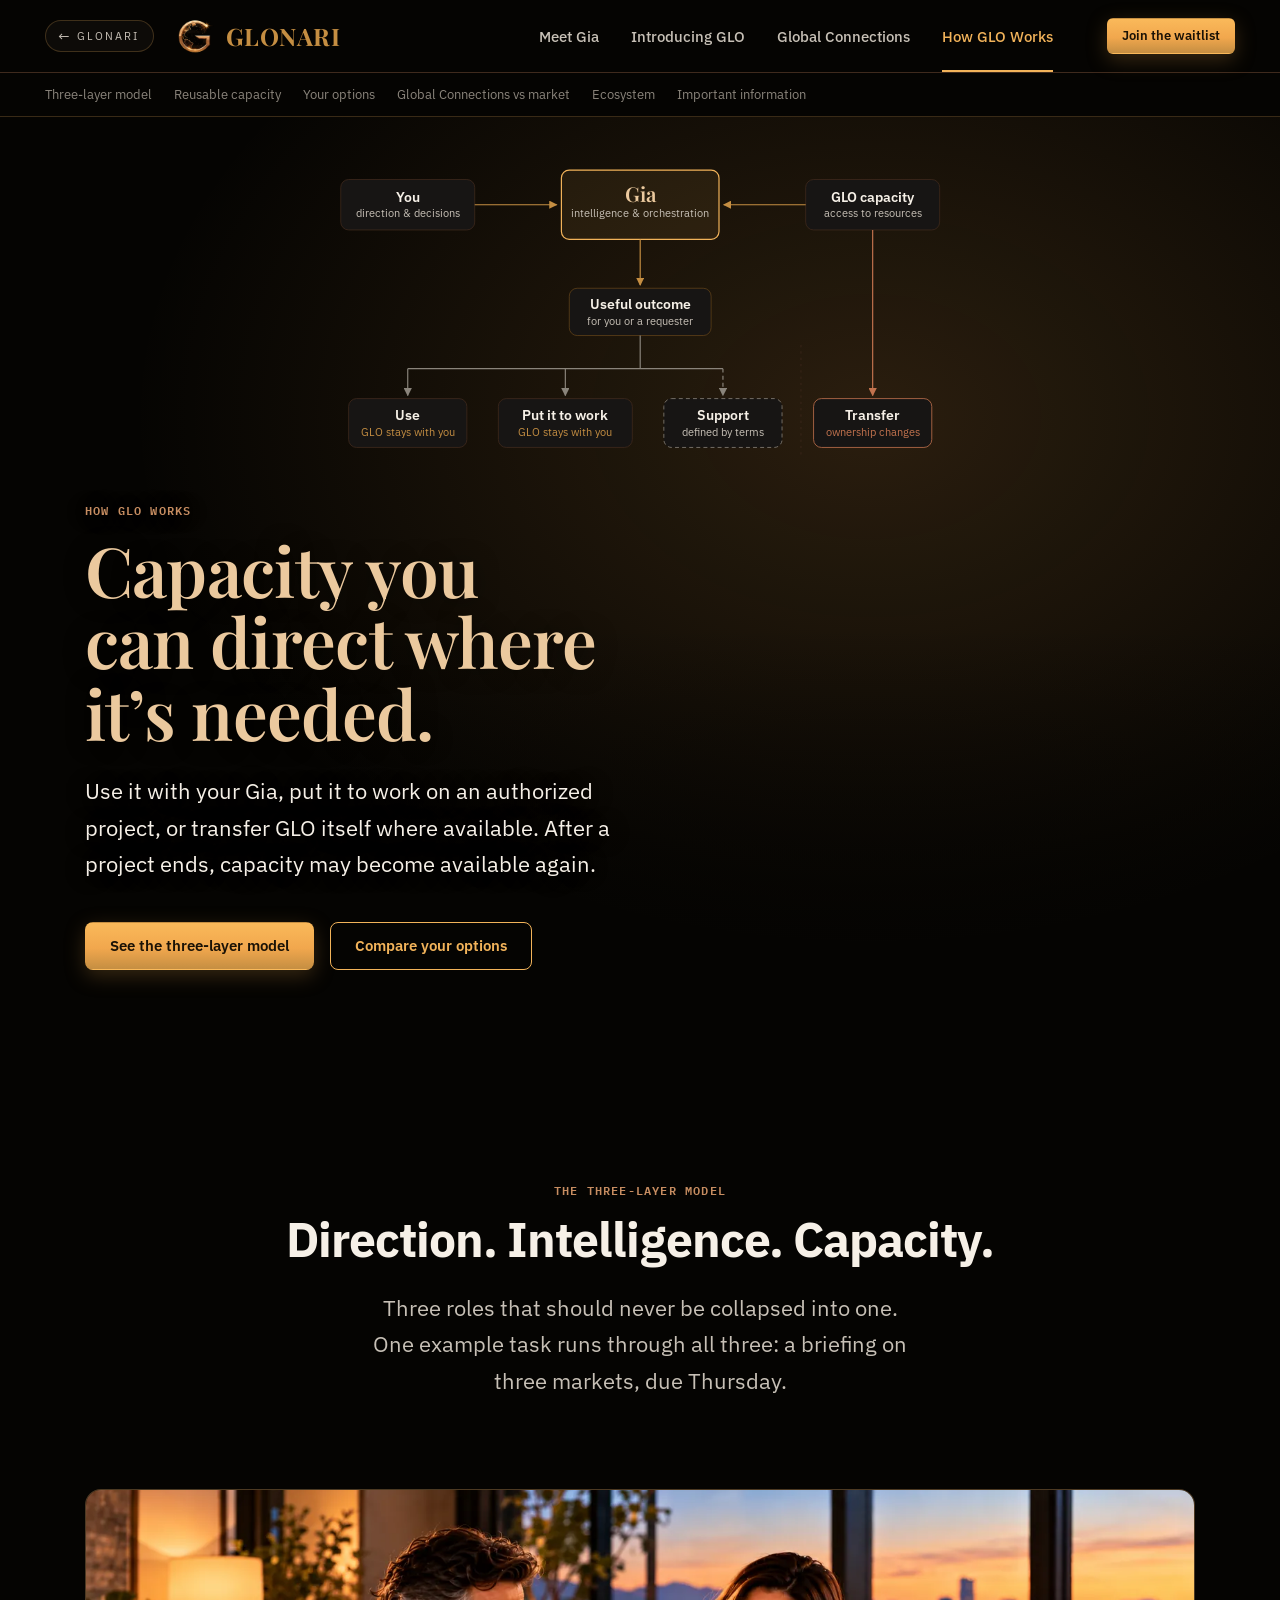
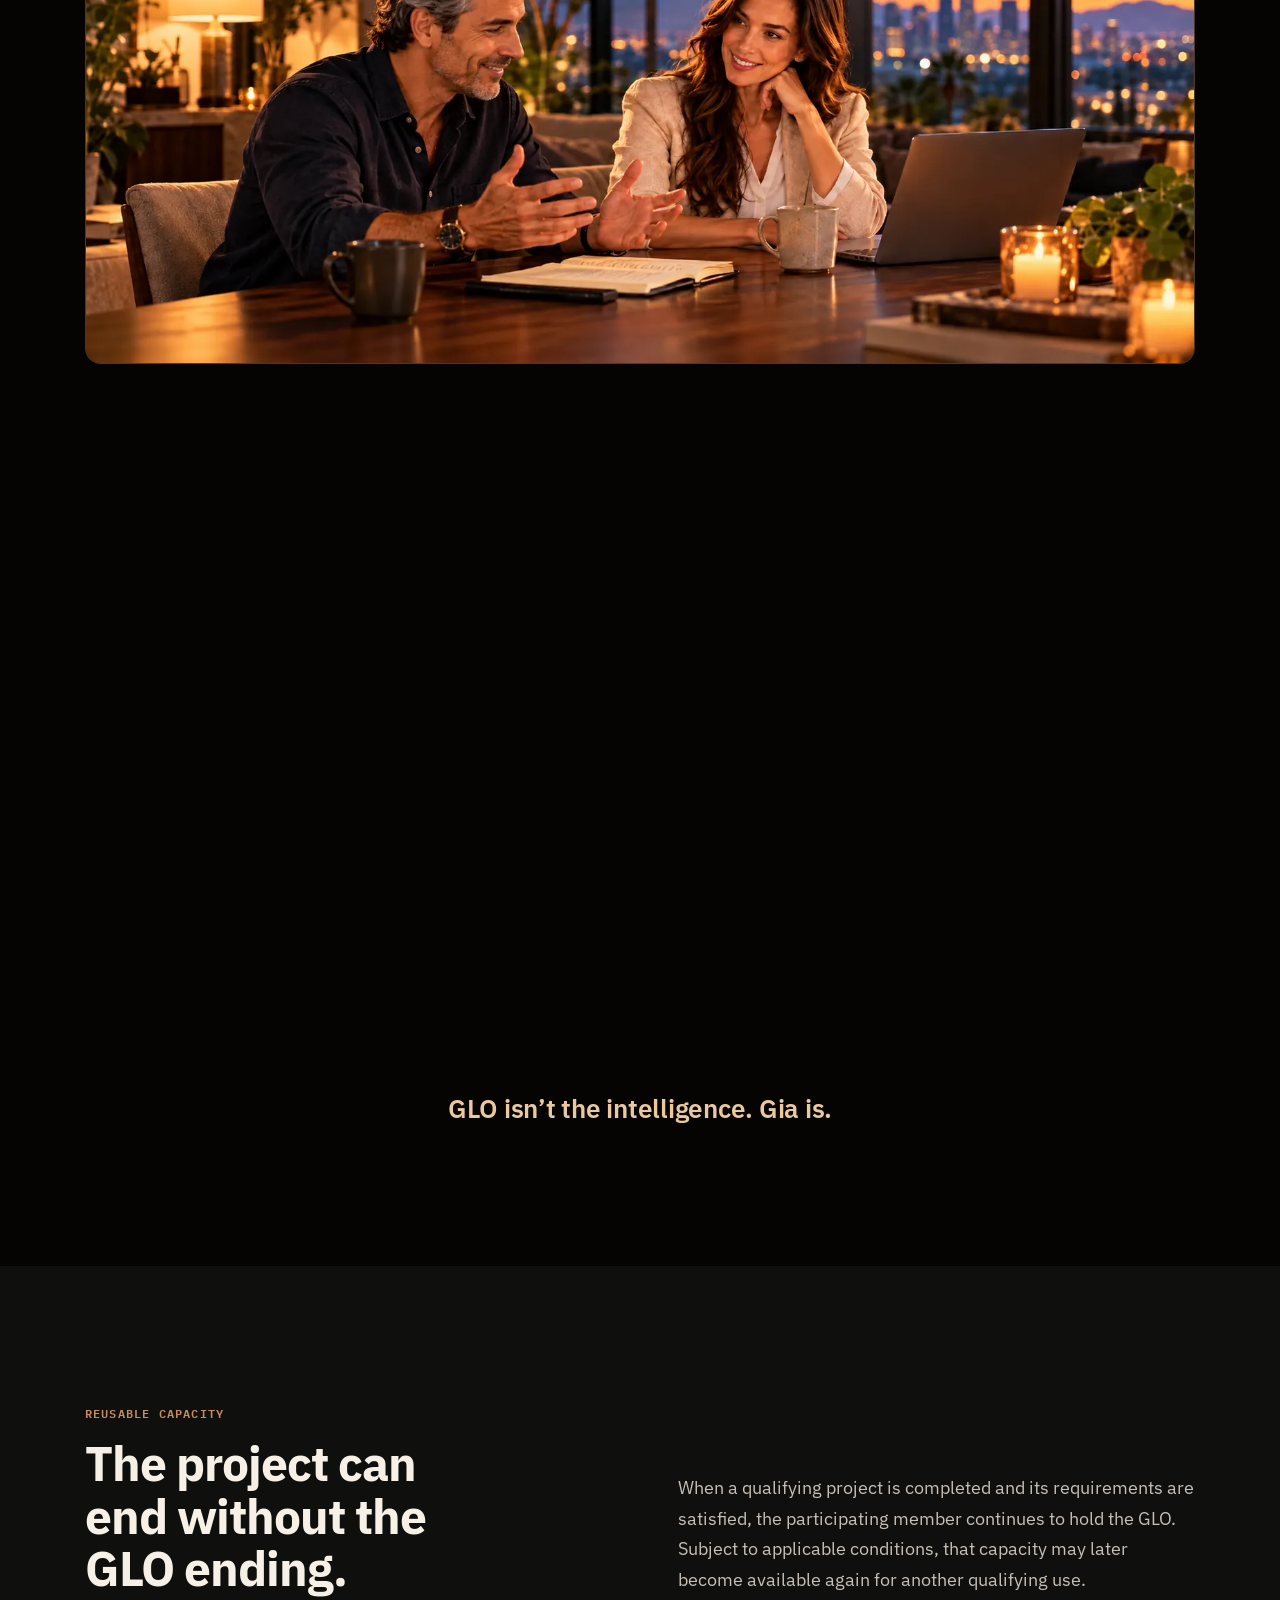
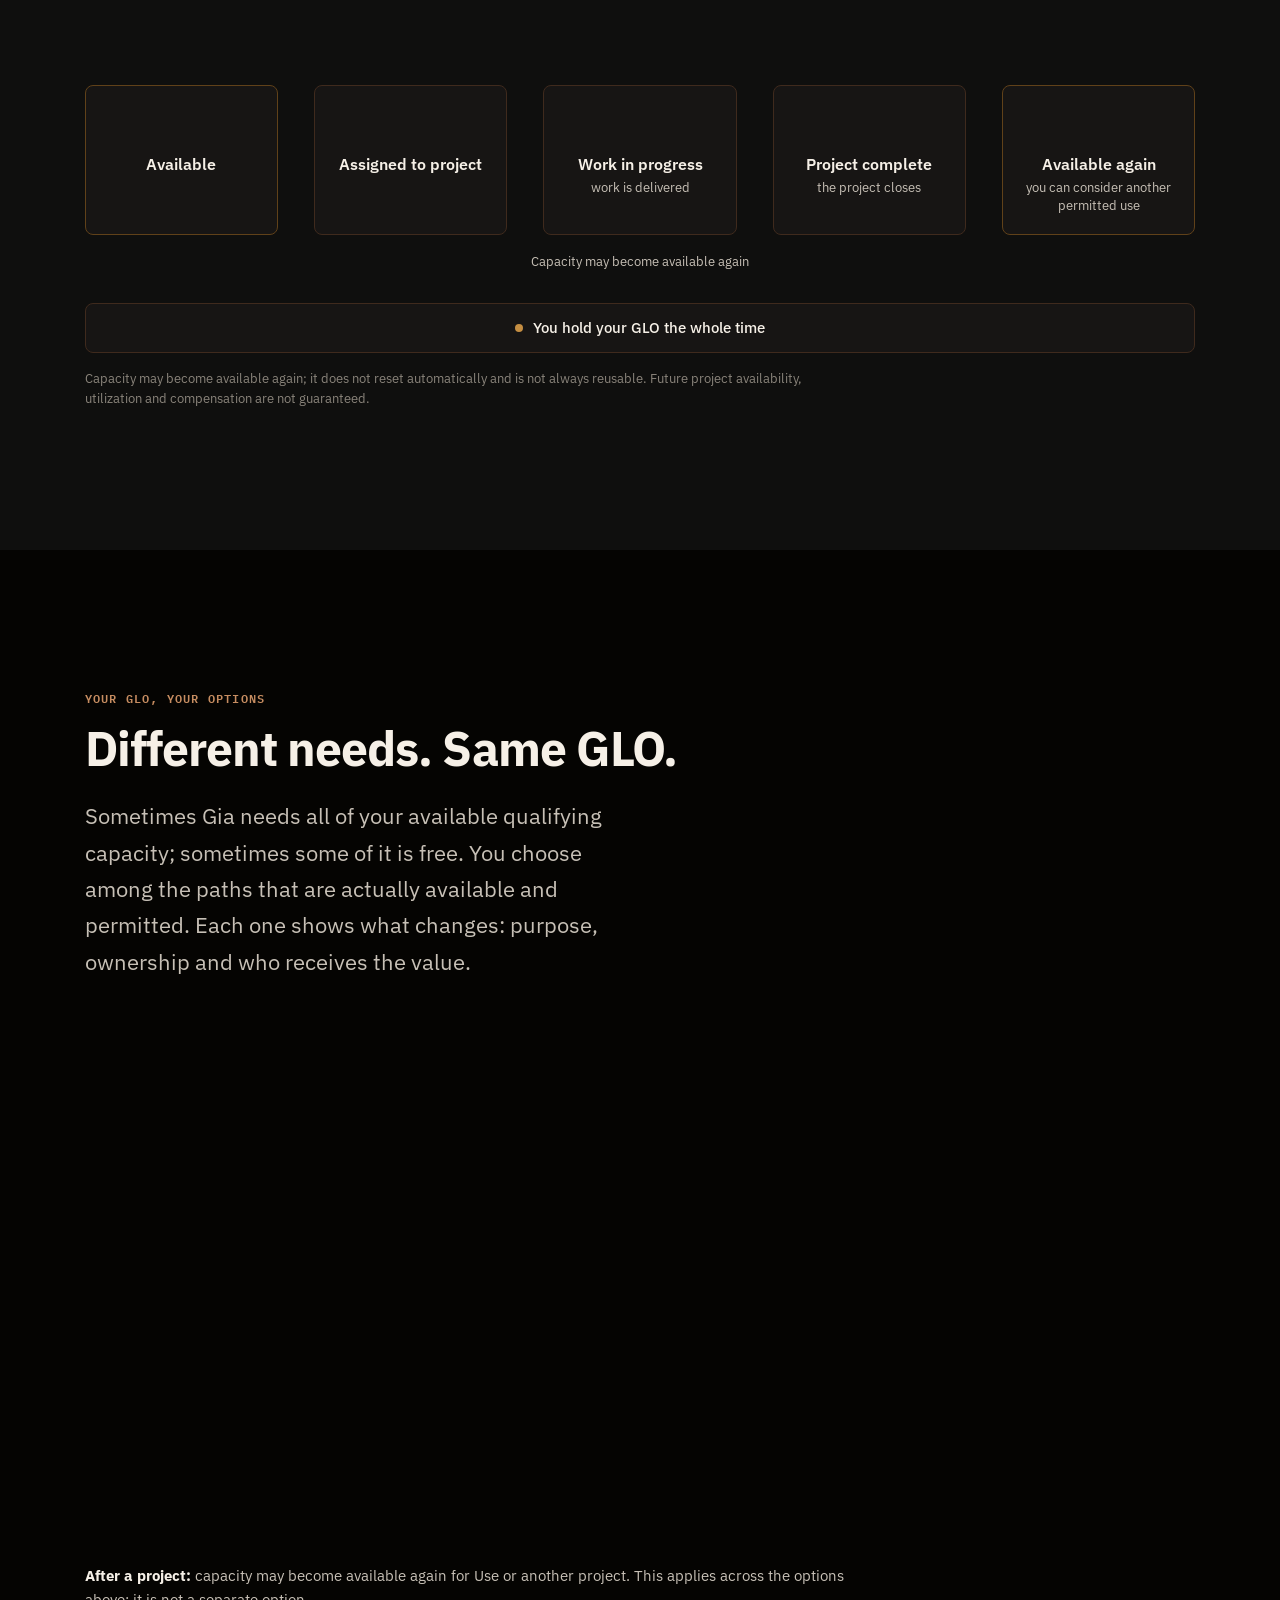
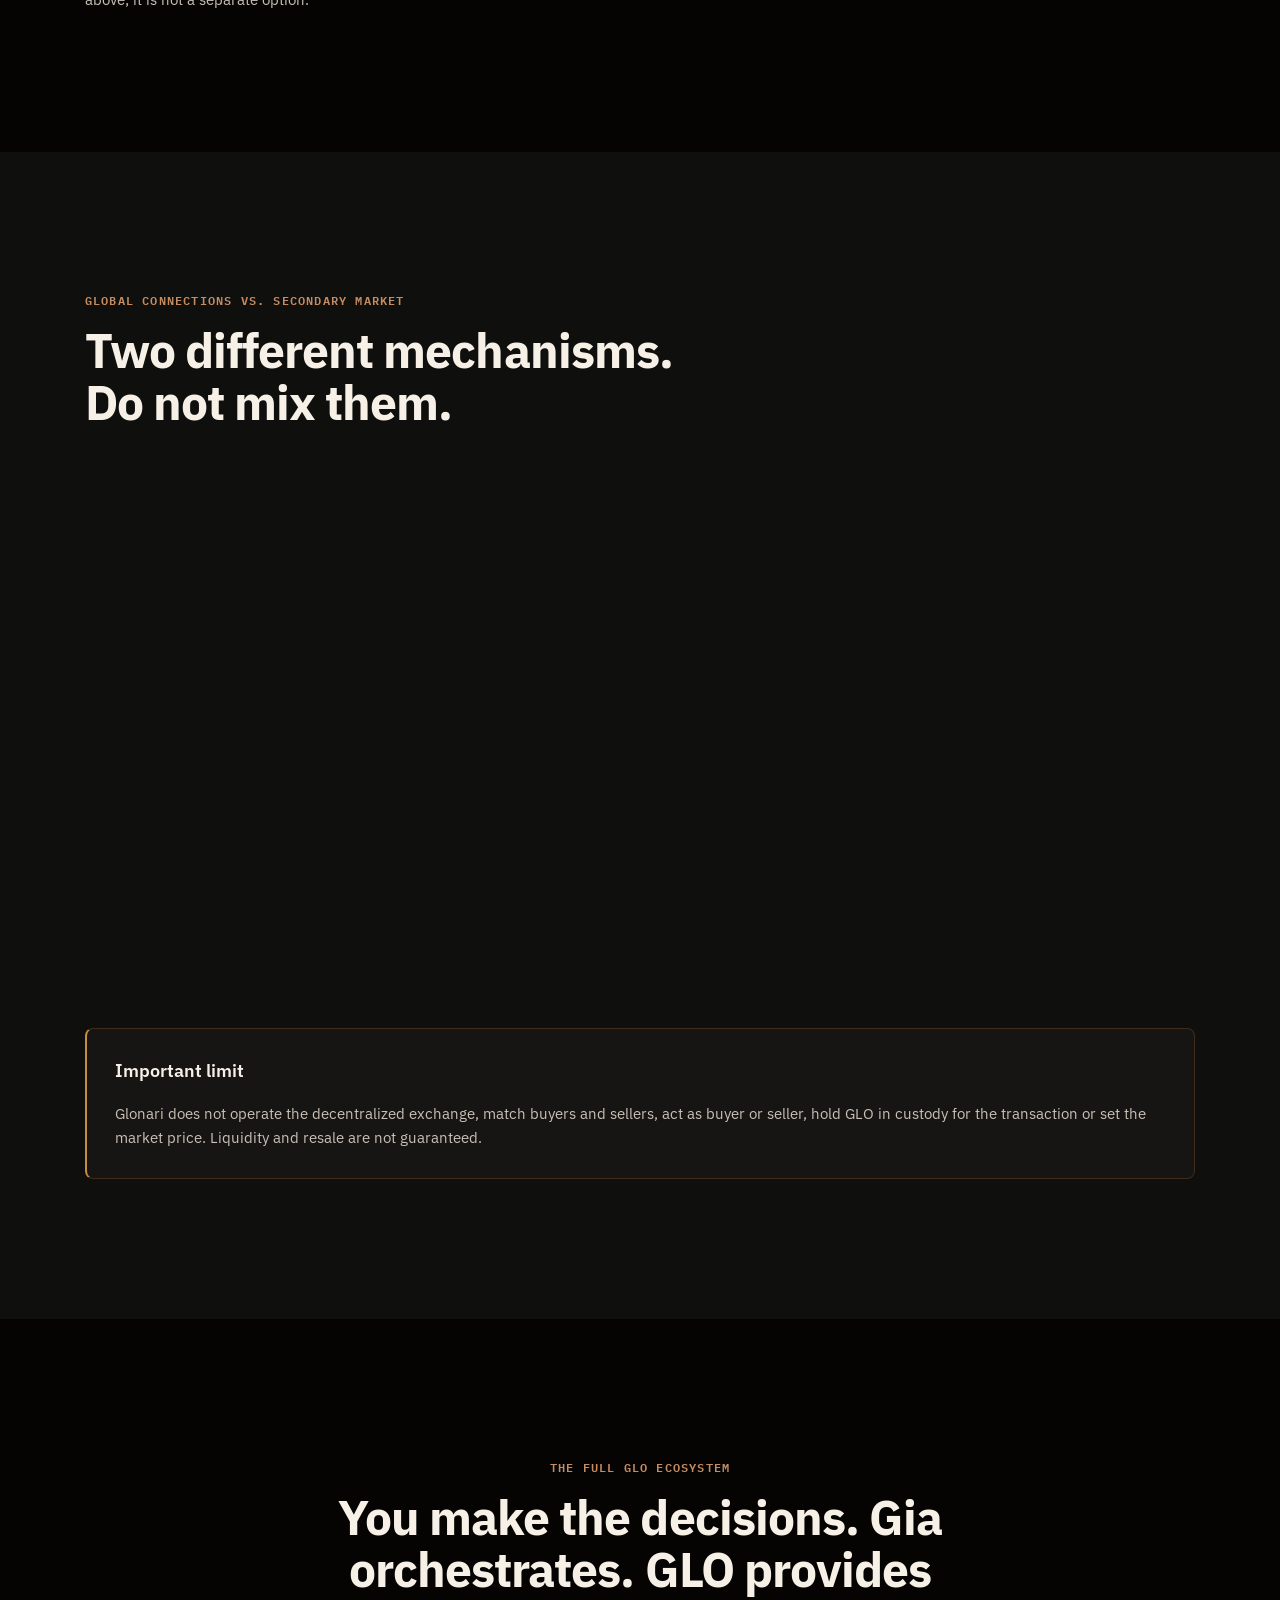
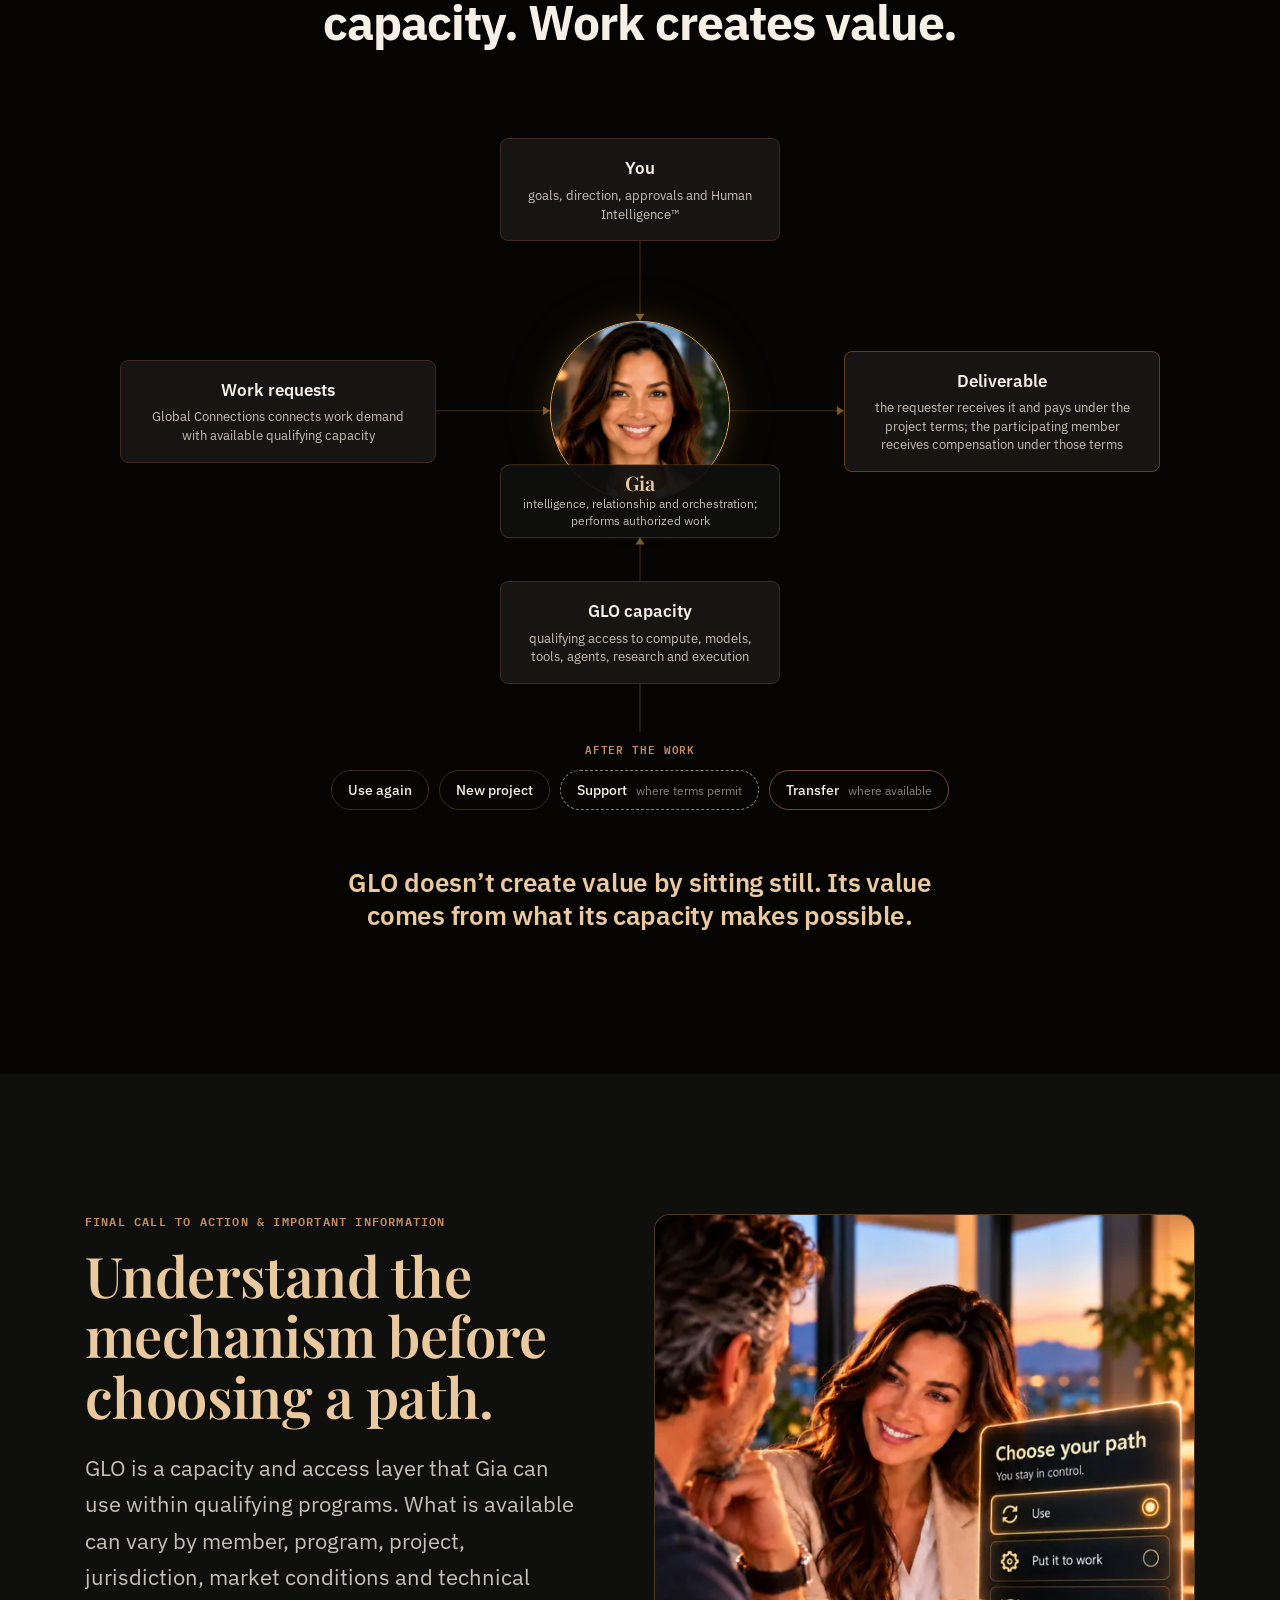
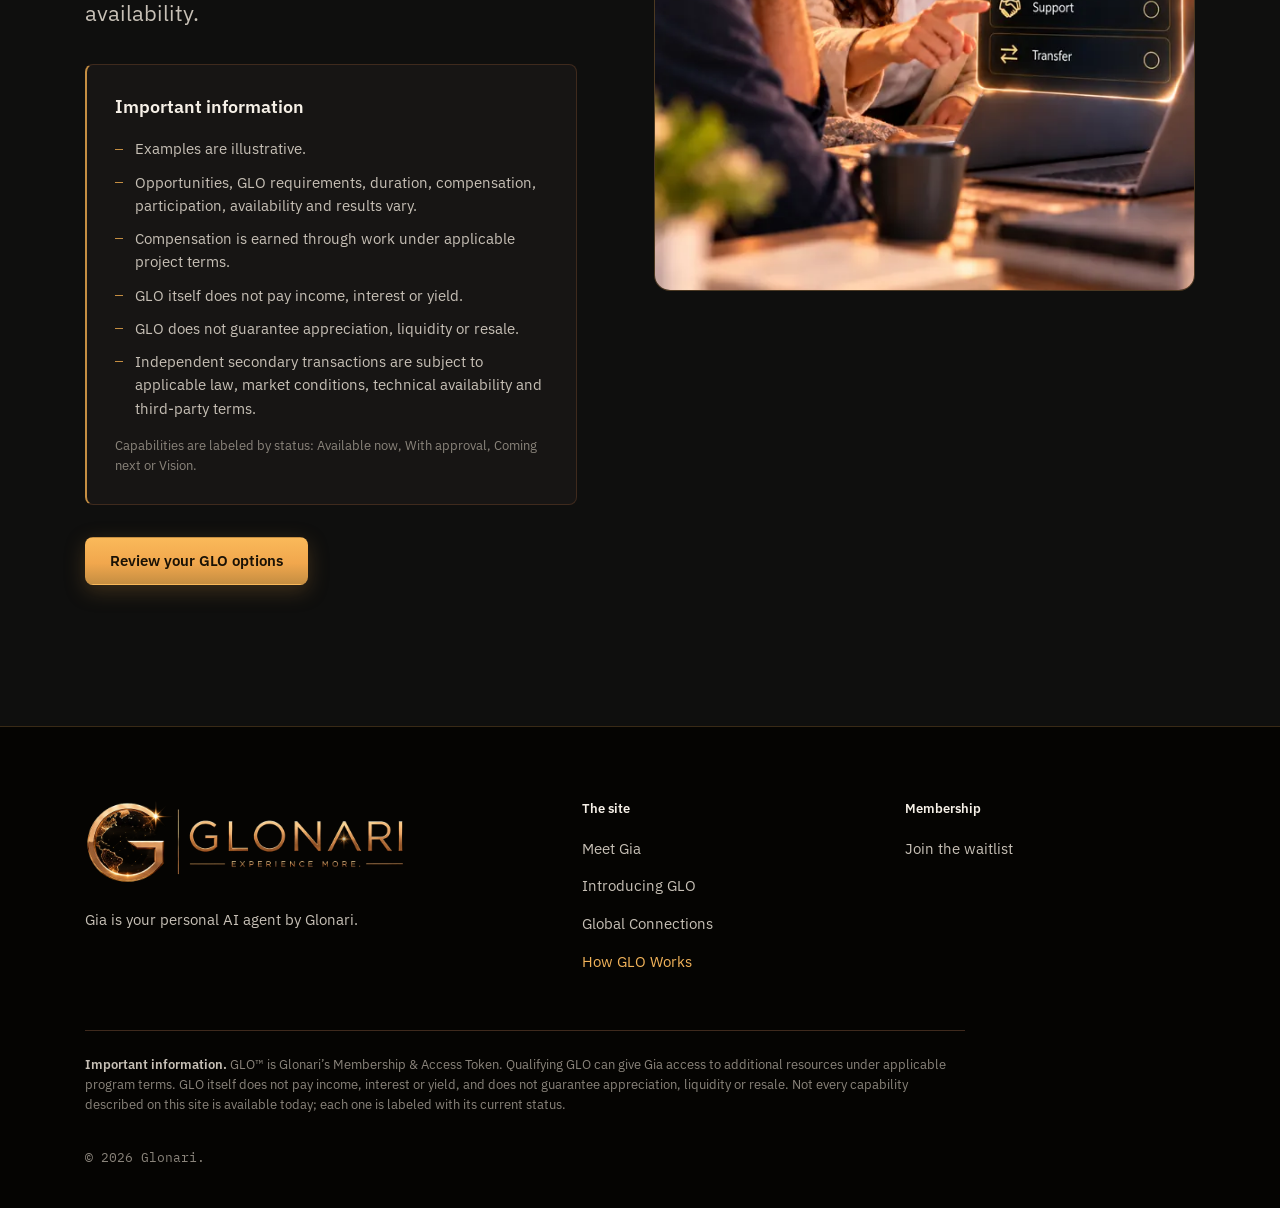
<file: meet-gia/how-glo-works.html>
<!DOCTYPE html>
<html lang="en">
<head>
<meta charset="utf-8">
<meta name="viewport" content="width=device-width, initial-scale=1, viewport-fit=cover">
<meta name="robots" content="noindex">
<title>How GLO Works</title>
<meta name="description" content="How GLO works: you direct, Gia orchestrates, GLO provides capacity. Use it, put it to work, support where permitted, or transfer GLO itself where available.">
<link rel="preconnect" href="https://fonts.googleapis.com">
<link rel="preconnect" href="https://fonts.gstatic.com" crossorigin>
<link href="https://fonts.googleapis.com/css2?family=IBM+Plex+Mono:wght@500;600&amp;family=IBM+Plex+Sans:wght@400;500;600;700&amp;family=Playfair+Display:wght@500;600;700&amp;display=swap" rel="stylesheet">
<link rel="icon" href="assets/logo/favicon-32.png" sizes="32x32" type="image/png">
<link rel="apple-touch-icon" href="assets/logo/favicon-180.png">
<link rel="stylesheet" href="css/tokens.css">
<link rel="stylesheet" href="css/base.css">
<link rel="stylesheet" href="css/components.css">
<link rel="stylesheet" href="css/shell.css">
<link rel="stylesheet" href="css/pages/how-glo-works.css">
</head>
<body class="no-js" data-page="how-glo-works">
<a class="sr-only" href="#main">Skip to content</a>

<!-- shell:header -->
<header class="site-header">
  <div class="site-header__row">
    <a class="back-link" href="../index.html" aria-label="Back to Glonari"><span class="back-link__arrow" aria-hidden="true">&larr;</span><span class="back-link__label">Glonari</span></a>
    <a class="brand" href="index.html" aria-label="Glonari, Meet Gia">
      <img class="brand__mark" src="assets/logo/glonari-mark.webp" width="192" height="192" alt="">
      <span class="brand__name">Glonari</span>
    </a>
    <nav class="site-nav" aria-label="Site">
        <a href="index.html">Meet Gia</a>
        <a href="glo.html">Introducing GLO</a>
        <a href="global-connections.html">Global Connections</a>
        <a href="how-glo-works.html" aria-current="page">How GLO Works</a>
    </nav>
    <a class="btn btn--primary btn--sm header-cta" href="index.html#join">Join the waitlist</a>
    <button class="menu-toggle" type="button" aria-expanded="false" aria-controls="mobile-menu" aria-label="Open menu"><span></span></button>
  </div>
  <div class="subnav">
    <nav class="subnav__inner" aria-label="On this page">
        <a href="#three-layer">Three-layer model</a>
        <a href="#reusable-capacity">Reusable capacity</a>
        <a href="#your-options">Your options</a>
        <a href="#gc-vs-market">Global Connections vs market</a>
        <a href="#ecosystem">Ecosystem</a>
        <a href="#important-info">Important information</a>
    </nav>
  </div>
  <div class="progress" aria-hidden="true"></div>
</header>
<div class="mobile-menu" id="mobile-menu">
  <nav aria-label="Site">
    <ul class="mm">
      <li class="mm__page"><a href="index.html">Meet Gia</a></li>
      <li class="mm__page"><a href="glo.html">Introducing GLO</a></li>
      <li class="mm__page"><a href="global-connections.html">Global Connections</a></li>
      <li class="mm__page is-current"><a href="how-glo-works.html" aria-current="page">How GLO Works</a>
        <ul class="mm__sections" aria-label="On this page">
          <li><a href="#three-layer">Three-layer model</a></li>
          <li><a href="#reusable-capacity">Reusable capacity</a></li>
          <li><a href="#your-options">Your options</a></li>
          <li><a href="#gc-vs-market">Global Connections vs market</a></li>
          <li><a href="#ecosystem">Ecosystem</a></li>
          <li><a href="#important-info">Important information</a></li>
        </ul>
      </li>
    </ul>
  </nav>
  <a class="btn btn--primary" href="index.html#join">Join the waitlist</a>
</div>
<!-- /shell:header -->

<main id="main">

<!-- 01 HERO -->
<section class="page-hero hgw-hero" id="intro" aria-labelledby="intro-title">
  <div class="page-hero__media page-hero__media--placeholder" aria-hidden="true"></div>
  <div class="hgw-stage" data-motion>
<svg class="hgw-diagram hgw-diagram--wide" viewBox="0 0 800 400" role="img" aria-labelledby="dg-title-w">
  <title id="dg-title-w">You give direction to Gia; GLO capacity gives Gia resources; Gia produces a useful outcome. After it: Use or Put it to work (GLO stays with you), Support (defined by terms), or Transfer, which comes from GLO itself and changes ownership.</title>
  <defs>
    <marker id="gd" viewBox="0 0 10 10" refX="9" refY="5" markerWidth="7" markerHeight="7" orient="auto-start-reverse"><path d="M0 0 L10 5 L0 10 z" class="dg-head"/></marker>
    <marker id="wd" viewBox="0 0 10 10" refX="9" refY="5" markerWidth="7" markerHeight="7" orient="auto-start-reverse"><path d="M0 0 L10 5 L0 10 z" class="dg-head dg-head--warn"/></marker>
    <marker id="nd" viewBox="0 0 10 10" refX="9" refY="5" markerWidth="7" markerHeight="7" orient="auto-start-reverse"><path d="M0 0 L10 5 L0 10 z" class="dg-head dg-head--muted"/></marker>
  </defs>
  <g class="dg-a " style="--d:0.2s"><rect class="dg-node" x="20" y="40" width="170" height="64" rx="10"/><text class="dg-title " x="105.0" y="68.0" text-anchor="middle">You</text><text class="dg-sub " x="105.0" y="88.0" text-anchor="middle">direction &amp; decisions</text></g>
  <g class="dg-a dg-key" style="--d:0.9s"><rect class="dg-node" x="300" y="28" width="200" height="88" rx="10"/><text class="dg-title dg-title--gia" x="400.0" y="68.0" text-anchor="middle">Gia</text><text class="dg-sub " x="400.0" y="88.0" text-anchor="middle">intelligence &amp; orchestration</text></g>
  <g class="dg-a " style="--d:1.4s"><rect class="dg-node" x="610" y="40" width="170" height="64" rx="10"/><text class="dg-title " x="695.0" y="68.0" text-anchor="middle">GLO capacity</text><text class="dg-sub " x="695.0" y="88.0" text-anchor="middle">access to resources</text></g>
  <path class="dg-line dg-line--gold dg-draw" style="--d:0.5s" d="M190 72 L294 72" pathLength="1" marker-end="url(#gd)"/>
  <path class="dg-line dg-line--gold dg-draw" style="--d:1.7s" d="M610 72 L506 72" pathLength="1" marker-end="url(#gd)"/>
  <path class="dg-line dg-line--gold dg-draw" style="--d:2.2s" d="M400 116 L400 174" pathLength="1" marker-end="url(#gd)"/>
  <g class="dg-a dg-out" style="--d:2.5s"><rect class="dg-node" x="310" y="178" width="180" height="60" rx="10"/><text class="dg-title " x="400.0" y="204.0" text-anchor="middle">Useful outcome</text><text class="dg-sub " x="400.0" y="224.0" text-anchor="middle">for you or a requester</text></g>
  <path class="dg-line  dg-draw" style="--d:3.0s" d="M400 238 L400 280 M105 280 L505 280" pathLength="1"/>
  <path class="dg-line  dg-draw" style="--d:3.2s" d="M105 280 L105 314" pathLength="1" marker-end="url(#nd)"/>
  <path class="dg-line  dg-draw" style="--d:3.3s" d="M305 280 L305 314" pathLength="1" marker-end="url(#nd)"/>
  <path class="dg-line dg-line--dash dg-a" style="--d:3.4s" d="M505 280 L505 314" marker-end="url(#nd)"/>
  <g class="dg-a " style="--d:3.5s"><rect class="dg-node" x="30" y="318" width="150" height="62" rx="10"/><text class="dg-title " x="105.0" y="345.0" text-anchor="middle">Use</text><text class="dg-sub dg-sub--keep" x="105.0" y="365.0" text-anchor="middle">GLO stays with you</text></g>
  <g class="dg-a " style="--d:3.7s"><rect class="dg-node" x="220" y="318" width="170" height="62" rx="10"/><text class="dg-title " x="305.0" y="345.0" text-anchor="middle">Put it to work</text><text class="dg-sub dg-sub--keep" x="305.0" y="365.0" text-anchor="middle">GLO stays with you</text></g>
  <g class="dg-a dg-dash" style="--d:3.9s"><rect class="dg-node" x="430" y="318" width="150" height="62" rx="10"/><text class="dg-title " x="505.0" y="345.0" text-anchor="middle">Support</text><text class="dg-sub " x="505.0" y="365.0" text-anchor="middle">defined by terms</text></g>
  <line class="dg-divider dg-a" style="--d:4.1s" x1="604" y1="250" x2="604" y2="392"/>
  <path class="dg-line dg-line--warn dg-draw" style="--d:4.3s" d="M695 104 L695 314" pathLength="1" marker-end="url(#wd)"/>
  <g class="dg-a dg-warn" style="--d:4.6s"><rect class="dg-node" x="620" y="318" width="150" height="62" rx="10"/><text class="dg-title " x="695.0" y="345.0" text-anchor="middle">Transfer</text><text class="dg-sub dg-sub--change" x="695.0" y="365.0" text-anchor="middle">ownership changes</text></g>
</svg>
<svg class="hgw-diagram hgw-diagram--narrow" viewBox="0 0 400 440" role="img" aria-labelledby="dg-title-n">
  <title id="dg-title-n">You give direction to Gia; GLO capacity gives Gia resources; Gia produces a useful outcome. After it: Use or Put it to work (GLO stays with you), Support (defined by terms), or Transfer, which comes from GLO itself and changes ownership.</title>
  <defs>
    <marker id="gm" viewBox="0 0 10 10" refX="9" refY="5" markerWidth="7" markerHeight="7" orient="auto-start-reverse"><path d="M0 0 L10 5 L0 10 z" class="dg-head"/></marker>
    <marker id="wm" viewBox="0 0 10 10" refX="9" refY="5" markerWidth="7" markerHeight="7" orient="auto-start-reverse"><path d="M0 0 L10 5 L0 10 z" class="dg-head dg-head--warn"/></marker>
    <marker id="nm" viewBox="0 0 10 10" refX="9" refY="5" markerWidth="7" markerHeight="7" orient="auto-start-reverse"><path d="M0 0 L10 5 L0 10 z" class="dg-head dg-head--muted"/></marker>
  </defs>
  <g class="dg-a " style="--d:0.2s"><rect class="dg-node" x="14" y="8" width="170" height="56" rx="10"/><text class="dg-title " x="99.0" y="32.0" text-anchor="middle">You</text><text class="dg-sub " x="99.0" y="52.0" text-anchor="middle">direction</text></g>
  <g class="dg-a " style="--d:1.4s"><rect class="dg-node" x="216" y="8" width="170" height="56" rx="10"/><text class="dg-title " x="301.0" y="32.0" text-anchor="middle">GLO capacity</text><text class="dg-sub " x="301.0" y="52.0" text-anchor="middle">resources</text></g>
  <path class="dg-line dg-line--gold dg-draw" style="--d:0.5s" d="M99 64 L99 132 L104 132" pathLength="1" marker-end="url(#gm)"/>
  <path class="dg-line dg-line--gold dg-draw" style="--d:1.7s" d="M301 64 L301 132 L296 132" pathLength="1" marker-end="url(#gm)"/>
  <g class="dg-a dg-key" style="--d:0.9s"><rect class="dg-node" x="110" y="98" width="180" height="70" rx="10"/><text class="dg-title dg-title--gia" x="200.0" y="129.0" text-anchor="middle">Gia</text><text class="dg-sub " x="200.0" y="149.0" text-anchor="middle">intelligence</text></g>
  <path class="dg-line dg-line--gold dg-draw" style="--d:2.2s" d="M200 168 L200 194" pathLength="1" marker-end="url(#gm)"/>
  <g class="dg-a " style="--d:2.5s"><rect class="dg-node" x="115" y="198" width="170" height="52" rx="10"/><text class="dg-title " x="200.0" y="230.0" text-anchor="middle">Useful outcome</text></g>
  <path class="dg-line  dg-draw" style="--d:3.0s" d="M200 250 L200 278 M99 278 L301 278" pathLength="1"/>
  <path class="dg-line  dg-draw" style="--d:3.2s" d="M99 278 L99 296" pathLength="1" marker-end="url(#nm)"/>
  <path class="dg-line  dg-draw" style="--d:3.3s" d="M301 278 L301 296" pathLength="1" marker-end="url(#nm)"/>
  <g class="dg-a " style="--d:3.5s"><rect class="dg-node" x="14" y="300" width="170" height="56" rx="10"/><text class="dg-title " x="99.0" y="324.0" text-anchor="middle">Use</text><text class="dg-sub dg-sub--keep" x="99.0" y="344.0" text-anchor="middle">GLO stays with you</text></g>
  <g class="dg-a " style="--d:3.7s"><rect class="dg-node" x="216" y="300" width="170" height="56" rx="10"/><text class="dg-title " x="301.0" y="324.0" text-anchor="middle">Put it to work</text><text class="dg-sub dg-sub--keep" x="301.0" y="344.0" text-anchor="middle">GLO stays with you</text></g>
  <path class="dg-line dg-line--dash dg-a" style="--d:3.9s" d="M99 278 L6 278 L6 396 L10 396" marker-end="url(#nm)"/>
  <g class="dg-a dg-dash" style="--d:4.0s"><rect class="dg-node" x="14" y="368" width="170" height="56" rx="10"/><text class="dg-title " x="99.0" y="392.0" text-anchor="middle">Support</text><text class="dg-sub " x="99.0" y="412.0" text-anchor="middle">defined by terms</text></g>
  <path class="dg-line dg-line--warn dg-draw" style="--d:4.3s" d="M386 36 L395 36 L395 396 L390 396" pathLength="1" marker-end="url(#wm)"/>
  <g class="dg-a dg-warn" style="--d:4.6s"><rect class="dg-node" x="216" y="368" width="170" height="56" rx="10"/><text class="dg-title " x="301.0" y="392.0" text-anchor="middle">Transfer</text><text class="dg-sub dg-sub--change" x="301.0" y="412.0" text-anchor="middle">ownership changes</text></g>
</svg>
  </div>
  <div class="container">
    <div class="page-hero__text">
      <p class="eyebrow">How GLO works</p>
      <h1 class="page-hero__title" id="intro-title">Capacity you can direct where it&rsquo;s needed.</h1>
      <p class="lead">Use it with your Gia, put it to work on an authorized project, or transfer GLO itself where available. After a project ends, capacity may become available again.</p>
      <div class="btn-row btn-row--stack">
        <a class="btn btn--primary" href="#three-layer">See the three-layer model</a>
        <a class="btn btn--secondary" href="#your-options">Compare your options</a>
      </div>
    </div>
  </div>
</section>

<!-- 02 THE THREE-LAYER MODEL -->
<section class="section section--deep" id="three-layer" aria-labelledby="layers-title">
  <div class="container">
    <header class="head--center reveal">
      <p class="eyebrow">The three-layer model</p>
      <h2 class="h2" id="layers-title">Direction. Intelligence. Capacity.</h2>
      <p class="lead">Three roles that should never be collapsed into one. One example task runs through all three: a briefing on three markets, due Thursday.</p>
    </header>
    <figure class="media-frame media-frame--wide gap-major" style="--focus: 44% 50%">
      <div class="media-frame__box" data-parallax>
        <picture>
          <source type="image/webp" srcset="assets/images/hgw-direction-800.webp 800w, assets/images/hgw-direction-1600.webp 1600w" sizes="(max-width: 1200px) 100vw, 1200px">
          <img src="assets/images/hgw-direction-1600.jpg" srcset="assets/images/hgw-direction-800.jpg 800w, assets/images/hgw-direction-1600.jpg 1600w" sizes="(max-width: 1200px) 100vw, 1200px" width="1600" height="686" loading="lazy" decoding="async" alt="A man talking through a task with Gia at a table, a laptop open beside them">
        </picture>
      </div>
    </figure>
    <ol class="layers gap-major" data-stagger>
      <li class="layer" data-spotlight>
        <div class="layer__role">
          <div class="card__art layer__mark"><svg viewBox="0 0 72 48" fill="none" stroke="currentColor" stroke-width="1.5" stroke-linecap="round" stroke-linejoin="round" aria-hidden="true" focusable="false">
            <circle cx="14" cy="24" r="6" vector-effect="non-scaling-stroke"/>
            <path d="M20 24H40" vector-effect="non-scaling-stroke"/>
            <path d="M36 20l4 4-4 4" vector-effect="non-scaling-stroke"/>
          </svg></div>
          <span class="layer__tag">You</span><span class="layer__name">Direction</span></div>
        <p class="layer__text">You provide goals, preferences, requirements, approvals and Human Intelligence&trade;.</p>
        <p class="layer__eg"><b>In the example</b>Three markets, public sources only, ready by Thursday. You approve the extra research.</p>
      </li>
      <li class="layer layer--key" data-spotlight>
        <div class="layer__role">
          <div class="card__art layer__mark" aria-hidden="true"><div class="gia-core"><div class="gia-core__photo"><picture><source srcset="assets/images/gia.webp" type="image/webp"><img src="assets/images/gia.png" alt="" width="400" height="400" loading="lazy" decoding="async"></picture></div></div></div>
          <span class="layer__tag">Gia</span><span class="layer__name">Intelligence &amp; orchestration</span></div>
        <p class="layer__text">Gia understands the task, plans the work, selects resources, coordinates execution and keeps you informed.</p>
        <p class="layer__eg"><b>In the example</b>Plans the research, picks the models and agents, compares the markets and brings back a draft with its sources.</p>
      </li>
      <li class="layer" data-spotlight>
        <div class="layer__role">
          <div class="card__art layer__mark"><svg viewBox="0 0 72 48" fill="none" stroke="currentColor" stroke-width="1.5" stroke-linecap="round" stroke-linejoin="round" aria-hidden="true" focusable="false">
            <circle cx="16" cy="24" r="4" vector-effect="non-scaling-stroke"/>
            <path d="M24 24A8 8 0 1 1 16 16" vector-effect="non-scaling-stroke"/>
            <path d="M4 24A12 12 0 1 1 16 36" vector-effect="non-scaling-stroke"/>
          </svg></div>
          <span class="layer__tag">GLO</span><span class="layer__name">Capacity &amp; access</span></div>
        <p class="layer__text">Qualifying GLO can provide access to additional Glonari resources and capabilities under applicable program terms.</p>
        <p class="layer__eg"><b>In the example</b>Makes qualifying research and compute capacity available for the longer task.</p>
      </li>
    </ol>
    <p class="principle principle--center hgw-principle" data-shine>GLO isn’t the intelligence. Gia is.</p>
  </div>
</section>

<!-- 03 REUSABLE CAPACITY -->
<section class="section" id="reusable-capacity" aria-labelledby="reuse-title">
  <div class="container">
    <div class="split hgw-split">
      <header class="reveal">
        <p class="eyebrow">Reusable capacity</p>
        <h2 class="h2" id="reuse-title">The project can end without the GLO ending.</h2>
      </header>
      <p class="body">When a qualifying project is completed and its requirements are satisfied, the participating member continues to hold the GLO. Subject to applicable conditions, that capacity may later become available again for another qualifying use.</p>
    </div>
    <ol class="flow gap-major" style="--n:5" data-draw>
      <li class="flow__node is-end"><svg class="flow__icon" width="24" height="24" viewBox="0 0 24 24" fill="none" stroke="currentColor" stroke-width="1.5" stroke-linecap="round" stroke-linejoin="round" aria-hidden="true" focusable="false"><circle cx="12" cy="12" r="4" vector-effect="non-scaling-stroke"/><path d="M8 5.07A8 8 0 0 1 16 5.07" vector-effect="non-scaling-stroke"/><path d="M18.93 8A8 8 0 0 1 18.93 16" vector-effect="non-scaling-stroke"/><path d="M16 18.93A8 8 0 0 1 8 18.93" vector-effect="non-scaling-stroke"/><path d="M5.07 16A8 8 0 0 1 5.07 8" vector-effect="non-scaling-stroke"/></svg><span class="flow__title">Available</span></li>
      <li class="flow__node"><svg class="flow__icon" width="24" height="24" viewBox="0 0 24 24" fill="none" stroke="currentColor" stroke-width="1.5" stroke-linecap="round" stroke-linejoin="round" aria-hidden="true" focusable="false"><circle cx="5.5" cy="12" r="4" vector-effect="non-scaling-stroke"/><path d="M9.5 12H13" vector-effect="non-scaling-stroke"/><rect x="13" y="6" width="9" height="12" rx="1.5" vector-effect="non-scaling-stroke"/><path d="M15.5 10H19.5" vector-effect="non-scaling-stroke"/><path d="M15.5 13.5H19.5" vector-effect="non-scaling-stroke"/></svg><span class="flow__title">Assigned to project</span></li>
      <li class="flow__node"><svg class="flow__icon" width="24" height="24" viewBox="0 0 24 24" fill="none" stroke="currentColor" stroke-width="1.5" stroke-linecap="round" stroke-linejoin="round" aria-hidden="true" focusable="false"><rect x="6" y="4" width="12" height="16" rx="2" vector-effect="non-scaling-stroke"/><path d="M9 8.5H15" vector-effect="non-scaling-stroke"/><path d="M9 12H12" vector-effect="non-scaling-stroke"/><path d="M9 15.5H10" vector-effect="non-scaling-stroke"/><path d="M12 15.5H13" vector-effect="non-scaling-stroke"/></svg><span class="flow__title">Work in progress</span><span class="flow__sub">work is delivered</span></li>
      <li class="flow__node"><svg class="flow__icon" width="24" height="24" viewBox="0 0 24 24" fill="none" stroke="currentColor" stroke-width="1.5" stroke-linecap="round" stroke-linejoin="round" aria-hidden="true" focusable="false"><rect x="6" y="4" width="12" height="16" rx="2" vector-effect="non-scaling-stroke"/><path d="M8.5 12l2.5 2.5 4.5-4.5" vector-effect="non-scaling-stroke"/></svg><span class="flow__title">Project complete</span><span class="flow__sub">the project closes</span></li>
      <li class="flow__node is-end"><svg class="flow__icon" width="24" height="24" viewBox="0 0 24 24" fill="none" stroke="currentColor" stroke-width="1.5" stroke-linecap="round" stroke-linejoin="round" aria-hidden="true" focusable="false"><circle cx="12" cy="12" r="4" vector-effect="non-scaling-stroke"/><path d="M8 5.07A8 8 0 0 1 16 5.07" vector-effect="non-scaling-stroke"/><path d="M18.93 8A8 8 0 0 1 18.93 16" vector-effect="non-scaling-stroke"/><path d="M16 18.93A8 8 0 0 1 8 18.93" vector-effect="non-scaling-stroke"/><path d="M5.07 16A8 8 0 0 1 5.07 8" vector-effect="non-scaling-stroke"/></svg><span class="flow__title">Available again</span><span class="flow__sub">you can consider another permitted use</span></li>
    </ol>
    <div class="flow-return" style="--n:5"><span class="flow-return__label">Capacity may become available again</span></div>
    <p class="flow-keep hgw-keep">You hold your GLO the whole time</p>
    <p class="caption hgw-note">Capacity may become available again; it does not reset automatically and is not always reusable. Future project availability, utilization and compensation are not guaranteed.</p>
  </div>
</section>

<!-- 04 YOUR GLO, YOUR OPTIONS -->
<section class="section section--deep" id="your-options" aria-labelledby="options-title">
  <div class="container">
    <header class="reveal hgw-head">
      <p class="eyebrow">Your GLO, your options</p>
      <h2 class="h2" id="options-title">Different needs. Same GLO.</h2>
      <p class="lead">Sometimes Gia needs all of your available qualifying capacity; sometimes some of it is free. You choose among the paths that are actually available and permitted. Each one shows what changes: purpose, ownership and who receives the value.</p>
    </header>
    <div class="options gap-major" data-stagger>
      <article class="option" data-spotlight>
        <div class="card__art"><svg viewBox="0 0 144 96" fill="none" stroke="currentColor" stroke-width="1.5" stroke-linecap="round" stroke-linejoin="round" aria-hidden="true" focusable="false">
          <circle cx="14" cy="48" r="6" vector-effect="non-scaling-stroke"/>
          <circle cx="14" cy="68" r="4" vector-effect="non-scaling-stroke"/>
          <path d="M20 48H40" vector-effect="non-scaling-stroke"/>
          <path d="M18 68H48Q52 68 52 64" vector-effect="non-scaling-stroke"/>
          <rect x="40" y="32" width="24" height="32" rx="3" vector-effect="non-scaling-stroke"/>
          <path d="M45 39H59" vector-effect="non-scaling-stroke"/>
          <path d="M45 45H59" vector-effect="non-scaling-stroke"/>
          <path d="M45 51H54" vector-effect="non-scaling-stroke"/>
          <path d="M51 57l3 3 6-6" vector-effect="non-scaling-stroke"/>
        </svg></div>
        <div class="option__head"><h3 class="option__name">Use</h3><span class="badge badge--next">Coming next</span></div>
        <p class="small">Make qualifying capacity available to Gia for your own personal or economic needs.</p>
        <details class="option__more"><summary>Details</summary><dl><dt>Ownership</dt><dd>You keep your GLO.</dd><dt>Value</dt><dd>You receive the result of Gia’s work.</dd></dl></details>
        <p class="owner owner--keep">GLO stays with you</p>
      </article>
      <article class="option" data-spotlight>
        <div class="card__art"><svg viewBox="0 0 144 96" fill="none" stroke="currentColor" stroke-width="1.5" stroke-linecap="round" stroke-linejoin="round" aria-hidden="true" focusable="false">
          <circle cx="14" cy="48" r="6" vector-effect="non-scaling-stroke"/>
          <circle cx="14" cy="68" r="4" vector-effect="non-scaling-stroke"/>
          <path d="M20 48H56" vector-effect="non-scaling-stroke"/>
          <rect x="56" y="32" width="24" height="32" rx="3" vector-effect="non-scaling-stroke"/>
          <path d="M61 39H75" vector-effect="non-scaling-stroke"/>
          <path d="M61 45H75" vector-effect="non-scaling-stroke"/>
          <path d="M61 51H70" vector-effect="non-scaling-stroke"/>
          <path d="M67 57l3 3 6-6" vector-effect="non-scaling-stroke"/>
          <path d="M80 48H114" vector-effect="non-scaling-stroke"/>
          <path d="M110 44l4 4-4 4" vector-effect="non-scaling-stroke"/>
          <circle cx="122" cy="48" r="6" vector-effect="non-scaling-stroke"/>
        </svg></div>
        <div class="option__head"><h3 class="option__name">Put it to work</h3><span class="badge badge--next">Coming next</span></div>
        <p class="small">Authorize Gia to perform qualifying work another member needs completed through Global Connections.</p>
        <details class="option__more"><summary>Details</summary><dl><dt>Ownership</dt><dd>You keep your GLO.</dd><dt>Value</dt><dd>The requester receives the deliverable and pays for the work; you receive project compensation under its terms.</dd></dl></details>
        <p class="owner owner--keep">GLO stays with you</p>
      </article>
      <article class="option option--conditional" data-spotlight>
        <div class="card__art"><svg viewBox="0 0 144 96" fill="none" stroke="currentColor" stroke-width="1.5" stroke-linecap="round" stroke-linejoin="round" aria-hidden="true" focusable="false">
          <circle cx="14" cy="48" r="6" vector-effect="non-scaling-stroke"/>
          <circle cx="14" cy="68" r="4" vector-effect="non-scaling-stroke"/>
          <path d="M23 48H29" vector-effect="non-scaling-stroke"/>
          <path d="M35 48H41" vector-effect="non-scaling-stroke"/>
          <path d="M47 48H53" vector-effect="non-scaling-stroke"/>
          <path d="M59 48H65" vector-effect="non-scaling-stroke"/>
          <path d="M71 48H77" vector-effect="non-scaling-stroke"/>
          <path d="M83 48H89" vector-effect="non-scaling-stroke"/>
          <path d="M95 48H101" vector-effect="non-scaling-stroke"/>
          <path d="M107 48H113" vector-effect="non-scaling-stroke"/>
          <circle cx="122" cy="48" r="6" vector-effect="non-scaling-stroke"/>
        </svg></div>
        <div class="option__head"><h3 class="option__name">Support</h3><span class="badge badge--next">Coming next</span></div>
        <p class="small">Where program terms permit, qualifying GLO may support another member’s qualifying access or experience.</p>
        <details class="option__more"><summary>Details</summary><dl><dt>Ownership and value</dt><dd>Defined by the applicable program terms.</dd></dl></details>
        <p class="owner owner--terms">Defined by terms</p>
      </article>
      <article class="option option--transfer" data-spotlight>
        <div class="card__art"><svg viewBox="0 0 144 96" fill="none" stroke="currentColor" stroke-width="1.5" stroke-linecap="round" stroke-linejoin="round" aria-hidden="true" focusable="false">
          <circle cx="14" cy="48" r="6" vector-effect="non-scaling-stroke"/>
          <path d="M14 36C14 24 38 18 62 18" vector-effect="non-scaling-stroke"/>
          <path d="M52 13.5H58" vector-effect="non-scaling-stroke"/>
          <path d="M52 22.5H58" vector-effect="non-scaling-stroke"/>
          <circle cx="68" cy="18" r="4" vector-effect="non-scaling-stroke"/>
          <path d="M74 18C98 18 122 24 122 36" vector-effect="non-scaling-stroke"/>
          <path d="M118 32l4 4 4-4" vector-effect="non-scaling-stroke"/>
          <circle cx="122" cy="48" r="6" vector-effect="non-scaling-stroke"/>
        </svg></div>
        <div class="option__head"><h3 class="option__name">Transfer</h3><span class="badge badge--next">Coming next</span></div>
        <p class="small">Where available, GLO itself may be independently transferred through decentralized secondary markets.</p>
        <details class="option__more"><summary>Details</summary><dl><dt>Ownership</dt><dd>Changes when the GLO transfers.</dd><dt>Value</dt><dd>Market participants determine the price.</dd></dl></details>
        <p class="owner owner--change">GLO gets a new owner</p>
      </article>
    </div>
    <p class="small hgw-after"><b>After a project:</b> capacity may become available again for Use or another project. This applies across the options above; it is not a separate option.</p>
  </div>
</section>

<!-- 05 GLOBAL CONNECTIONS VS. SECONDARY MARKET -->
<section class="section" id="gc-vs-market" aria-labelledby="vs-title">
  <div class="container">
    <header class="reveal hgw-head">
      <p class="eyebrow">Global Connections vs. secondary market</p>
      <h2 class="h2" id="vs-title">Two different mechanisms. Do not mix them.</h2>
    </header>
    <div class="paths gap-major" data-stagger>
      <section class="path path--work" aria-labelledby="path-gc">
        <h3 class="path__title" id="path-gc">Global Connections&reg;</h3>
        <p class="path__sub">The work moves. The GLO doesn’t.</p>
        <ol class="path__steps" data-draw>
          <li>You hold GLO.</li>
          <li>You review and authorize a qualifying project.</li>
          <li>Gia performs the work using available qualifying capacity.</li>
          <li>The deliverable returns to the requesting member, who pays for the work under the project terms.</li>
          <li>You receive project compensation under its terms.</li>
          <li>You keep your GLO.</li>
        </ol>
        <p class="owner owner--keep path__end">Deliverable returned · <span>GLO retained</span></p>
      </section>
      <section class="path path--market" aria-labelledby="path-market">
        <h3 class="path__title" id="path-market">Independent secondary market</h3>
        <p class="path__sub">The GLO moves. Ownership changes.</p>
        <ol class="path__steps" data-draw>
          <li>You decide to transfer GLO.</li>
          <li>The transaction takes place on an independent decentralized exchange, where available.</li>
          <li>Another participant acquires the GLO and becomes the new holder.</li>
          <li>The market sets the price.</li>
        </ol>
        <p class="owner owner--change path__end">GLO transferred · <span>ownership changed</span></p>
      </section>
    </div>
    <aside class="notice hgw-limit" aria-labelledby="limit-title">
      <h3 class="notice__title" id="limit-title">Important limit</h3>
      <p class="small">Glonari does not operate the decentralized exchange, match buyers and sellers, act as buyer or seller, hold GLO in custody for the transaction or set the market price. Liquidity and resale are not guaranteed.</p>
    </aside>
  </div>
</section>

<!-- 06 THE FULL GLO ECOSYSTEM -->
<section class="section section--deep" id="ecosystem" aria-labelledby="eco-title">
  <div class="container">
    <header class="head--center reveal">
      <p class="eyebrow">The full GLO ecosystem</p>
      <h2 class="h2" id="eco-title">You make the decisions. Gia orchestrates. GLO provides capacity. Work creates value.</h2>
    </header>
    <div class="eco gap-major" role="group" aria-label="The GLO ecosystem" data-pulse="eco">
      <div class="eco__you eco__node"><span class="eco__name">You</span><span class="eco__desc">goals, direction, approvals and Human Intelligence&trade;</span></div>
      <div class="eco__req eco__node"><span class="eco__name">Work requests</span><span class="eco__desc">Global Connections connects work demand with available qualifying capacity</span></div>
      <div class="eco__gia gia-core"><div class="gia-core__photo"><picture><source srcset="assets/images/gia.webp" type="image/webp"><img src="assets/images/gia.png" alt="Gia" width="400" height="400" loading="lazy" decoding="async"></picture></div><p class="gia-core__plate"><span class="gia-core__name">Gia</span><span class="gia-core__sub">intelligence, relationship and orchestration; performs authorized work</span></p></div>
      <div class="eco__out eco__node"><span class="eco__name">Deliverable</span><span class="eco__desc">the requester receives it and pays under the project terms; the participating member receives compensation under those terms</span></div>
      <div class="eco__glo eco__node"><span class="eco__name">GLO capacity</span><span class="eco__desc">qualifying access to compute, models, tools, agents, research and execution</span></div>
      <div class="eco__after">
        <p class="eco__after-label">After the work</p>
        <ul class="eco__paths">
          <li class="eco__path">Use again</li>
          <li class="eco__path">New project</li>
          <li class="eco__path eco__path--dash">Support <small>where terms permit</small></li>
          <li class="eco__path eco__path--warn">Transfer <small>where available</small></li>
        </ul>
      </div>
    </div>
    <p class="principle principle--center hgw-principle" data-shine>GLO doesn’t create value by sitting still. Its value comes from what its capacity makes possible.</p>
  </div>
</section>

<!-- 07 FINAL CTA & IMPORTANT INFORMATION -->
<section class="section" id="important-info" aria-labelledby="final-title">
  <div class="container final">
    <div>
      <p class="eyebrow">Final call to action &amp; important information</p>
      <h2 class="final__h" id="final-title">Understand the mechanism before choosing a path.</h2>
      <p class="lead">GLO is a capacity and access layer that Gia can use within qualifying programs. What is available can vary by member, program, project, jurisdiction, market conditions and technical availability.</p>
      <aside class="notice hgw-notice" aria-labelledby="info-title">
        <h3 class="notice__title" id="info-title">Important information</h3>
        <ul class="notice__list">
          <li>Examples are illustrative.</li>
          <li>Opportunities, GLO requirements, duration, compensation, participation, availability and results vary.</li>
          <li>Compensation is earned through work under applicable project terms.</li>
          <li>GLO itself does not pay income, interest or yield.</li>
          <li>GLO does not guarantee appreciation, liquidity or resale.</li>
          <li>Independent secondary transactions are subject to applicable law, market conditions, technical availability and third-party terms.</li>
        </ul>
        <p class="caption">Capabilities are labeled by status: Available now, With approval, Coming next or Vision.</p>
      </aside>
      <div class="btn-row btn-row--stack hgw-final-actions">
        <a class="btn btn--primary" href="#your-options">Review your GLO options</a>
        <a class="btn btn--secondary" href="membership.html" hidden>Learn about membership</a>
      </div>
    </div>
    <figure class="media-frame" style="--ratio: 4 / 5">
      <div class="media-frame__box" data-parallax>
        <picture>
          <source type="image/webp" srcset="assets/images/hgw-choice-panel-800.webp 600w, assets/images/hgw-choice-panel-1448.webp 1086w" sizes="(max-width: 960px) 100vw, 560px">
          <img class="hgw-final-photo" src="assets/images/hgw-choice-panel-1448.jpg" srcset="assets/images/hgw-choice-panel-800.jpg 600w, assets/images/hgw-choice-panel-1448.jpg 1086w" sizes="(max-width: 960px) 100vw, 560px" width="1086" height="1448" loading="lazy" decoding="async" alt="Gia showing a member a panel with four paths: Use, Put it to work, Support and Transfer">
        </picture>
      </div>
    </figure>
  </div>
</section>

</main>

<!-- shell:footer -->
<footer class="site-footer">
  <div class="container">
    <div class="footer__top" style="--footer-cols: 2">
      <div class="footer__brand">
        <a class="footer-logo" href="index.html" aria-label="Glonari, Meet Gia">
          <picture>
            <source media="(max-width: 768px)" srcset="assets/logo/glonari-lockup-stacked.webp" width="760" height="359">
            <img src="assets/logo/glonari-lockup-horizontal.webp" width="840" height="222" alt="Glonari. Experience more.">
          </picture>
        </a>
        <p class="small footer__about">Gia is your personal AI agent by Glonari.</p>
      </div>
      <nav class="footer__col" aria-label="Footer: site">
        <p class="footer__head">The site</p>
        <ul>
          <li><a href="index.html">Meet Gia</a></li>
          <li><a href="glo.html">Introducing GLO</a></li>
          <li><a href="global-connections.html">Global Connections</a></li>
          <li><a href="how-glo-works.html" aria-current="page">How GLO Works</a></li>
        </ul>
      </nav>
      <div class="footer__col">
        <p class="footer__head">Membership</p>
        <ul>
          <li><a href="index.html#join">Join the waitlist</a></li>
        </ul>
      </div>
    </div>
    <div class="footer__info">
      <p class="caption"><strong>Important information.</strong> GLO&trade; is Glonari&rsquo;s Membership &amp; Access Token. Qualifying GLO can give Gia access to additional resources under applicable program terms. GLO itself does not pay income, interest or yield, and does not guarantee appreciation, liquidity or resale. Not every capability described on this site is available today; each one is labeled with its current status.</p>
    </div>
    <p class="caption mono footer__legal">© 2026 Glonari.</p>
  </div>
</footer>
<!-- /shell:footer -->

<script src="js/site.js"></script>
<script src="js/components.js"></script>
<script src="js/pages/how-glo-works.js"></script>
</body>
</html>
</file>
<file: design-tokens.css>
/* Design tokens shared by the desktop scene (styles.css) and the mobile
   scene (mobile/styles.css) — the one place either file's shared colors
   live, so neither keeps its own independent copy of the same value.
   Both index.html and mobile/index.html link this before their own
   stylesheet. (section-modal.css intentionally does NOT use this file —
   it defines its own scoped --gold-bright so that one file keeps working
   unmodified even if a future host page never links design-tokens.css.) */
:root {
  /* Gold accent, matching the Glonari Global Campus reference project's
     :root values exactly (--gold/--gold-bright there). --gold-bright is
     the one actually in use today: desktop's custom cursor + building
     hover glow, and mobile's tap-zone focus/active feedback, are all the
     same accent color by design, not a coincidence — a change here
     moves both. --gold-bright-rgb is the same color as a bare "r, g, b"
     triplet, for rgba(var(--gold-bright-rgb), alpha) call sites — a hex
     custom property can't be split apart from inside rgba() otherwise.
     --gold itself has no current call site in either file; kept as a
     token in case future chrome (desktop or mobile) wants the deeper
     shade instead of the bright one. */
  --gold: #d9b877;
  --gold-bright: #ffe9b8;
  --gold-bright-rgb: 255, 233, 184;
}

/* Shared baseline reset — byte-for-byte identical in both stylesheets
   before this file existed; declared once here instead of twice. */
* {
  box-sizing: border-box;
  margin: 0;
  padding: 0;
}
</file>
<file: styles.css>
/* Gold accent tokens (--gold/--gold-bright/--gold-bright-rgb) and the
   universal box-sizing/margin/padding reset live in design-tokens.css
   (linked from index.html before this file), shared with mobile/styles.css.

   2026-10-13 — Campus scene v2 (DEVELOPMENT_PLAN.md Stage 19,
   PRODUCT_REQUIREMENTS.md §29): the layered parallax scene (.scene-world /
   .layer / .building / .plaza / .presenter rules) was replaced by one
   fixed-camera video stage with SVG hotspots. The old rules are kept in
   the project history (glonari-v1 before 2026-10-13), not here. */

@font-face {
  font-family: 'Cinzel';
  font-style: normal;
  font-weight: 600;
  font-display: swap;
  src: url('digital-banker/atrium/assets/fonts/cinzel-latin-600-normal.woff2') format('woff2');
}

html, body {
  width: 100%;
  height: 100%;
  overflow: hidden;
  background: #0b1e3a;
}

/* Full-viewport window onto the Campus. */
.stage-viewport {
  position: fixed;
  inset: 0;
  overflow: hidden;
  background: #000;
}

/* ---------- Campus stage ----------
   One 16:9 box (video is 1920x1080). Videos, still frame, SVG
   hotspots and the hover label are all children of this box and share its
   coordinate system, so a hotspot can never drift off its building at any
   window size.

   Sizing (pure CSS, no JS layout pass): plain "cover" — the box always
   fills the whole window, no capped crop, no blurred backdrop, no edge
   fade (2026-10-13). Windows narrower than 3:2 (or under 768px) never
   reach this page — index.html's device gate sends them to mobile/ — so
   the side crop here stays small enough to keep every building usable.
     width = cover = max(100vw, 177.7778vh)  */
.campus {
  position: absolute;
  left: 50%;
  top: 50%;
  width: max(100vw, 177.7778vh);
  aspect-ratio: 16 / 9;
  transform: translate(-50%, -50%);
}

.campus__still,
.campus__loop,
.campus__opening {
  position: absolute;
  inset: 0;
  width: 100%;
  height: 100%;
  object-fit: fill; /* the box already has the video's exact aspect */
  display: block;
}

/* Opening video (2026-10-14, campus-opening.mp4): on top from the very
   first paint of a fresh entry — index.html's <head> script sets
   `opening-pending` on <html> — showing its poster (the first frame)
   until playback starts, and holding its last frame until the loop's
   first frame is on screen (main.js then removes the class). */
.campus__opening {
  visibility: hidden;
}
html.opening-pending .campus__opening {
  visibility: visible;
}

/* Until main.js hands off to the loop, keep the finished Campus hidden
   under the opening, so it can't flash before the poster has decoded. */
html.opening-pending .campus:not(.is-handoff) .campus__still,
html.opening-pending .campus:not(.is-handoff) .campus__loop {
  visibility: hidden;
}

/* ---------- Hotspots ----------
   Rules moved unchanged to campus-zones.css (2026-10-14, DEVELOPMENT_PLAN.md
   Stage 20), shared with mobile/index.html; linked from index.html right
   after this file. */

/* ---------- Hover / focus label ---------- */
.campus__label {
  position: fixed;
  left: 0;
  top: 0;
  transform: translate(-50%, -100%) translateY(6px);
  opacity: 0;
  pointer-events: none;
  white-space: nowrap;
  padding: 7px 16px 6px;
  border: 1px solid rgba(var(--gold-bright-rgb), 0.55);
  border-radius: 999px;
  background: rgba(12, 10, 6, 0.62);
  backdrop-filter: blur(6px);
  -webkit-backdrop-filter: blur(6px);
  box-shadow: 0 6px 24px rgba(0, 0, 0, 0.35), 0 0 18px rgba(var(--gold-bright-rgb), 0.18);
  font-family: 'Cinzel', 'Trajan Pro', Georgia, serif;
  font-weight: 600;
  font-size: clamp(11px, 0.85vw, 14px);
  letter-spacing: 0.16em;
  text-transform: uppercase;
  color: var(--gold-bright);
  transition: opacity 0.3s ease, transform 0.3s ease;
  z-index: 5;
}

.campus__label.is-visible {
  opacity: 1;
  transform: translate(-50%, -100%) translateY(-4px);
}

body.modal-active .campus__label {
  opacity: 0;
}

/* "Explore" hint only once the Campus is interactive. */
body:not(.campus-ready) .explore-hint {
  opacity: 0;
}

@media (prefers-reduced-motion: reduce) {
  .campus__label {
    transition: none;
  }
}

/* ---------- Custom cursor (fine-pointer desktop only) ----------
   Hidden by default (covers touch/coarse-pointer and no-hover devices);
   shown only under the media query below. Movement is driven entirely
   by main.js and is independent of the scene's own transform. */
.cursor-dot,
.cursor-ring {
  display: none;
  position: fixed;
  top: 0;
  left: 0;
  border-radius: 50%;
  pointer-events: none;
  transform: translate(-50%, -50%);
}

.cursor-dot {
  width: 8px;
  height: 8px;
  background: var(--gold-bright);
  box-shadow: 0 0 0 1.75px rgba(20, 15, 5, 0.8), 0 0 10px 2px rgba(var(--gold-bright-rgb), 0.6);
  z-index: 9999;
  /* Reference (#cursor.hover in the Glonari Global Campus styles.css)
     transitions width/height/background/box-shadow into its hover state
     — carried over verbatim so the dot's grow-and-soften reaction on a
     building matches that reference's feel, not a reinvented one. */
  transition:
    width 0.25s cubic-bezier(0.2, 0.9, 0.3, 1),
    height 0.25s cubic-bezier(0.2, 0.9, 0.3, 1),
    background 0.25s ease,
    border 0.25s ease,
    box-shadow 0.25s ease;
}

/* Toggled by main.js whenever the pointer (or keyboard focus) is on a
   Campus hotspot (2026-10-13; formerly: an opaque building pixel) — same trigger condition and same visual response as the
   reference project's "#cursor.hover" (there it's driven by
   pointerenter/pointerleave on the hotspot buttons instead, since that
   project's hit areas are real DOM elements; the effect itself is
   unchanged). */
.cursor-dot.hover {
  width: 64px;
  height: 64px;
  background: rgba(var(--gold-bright-rgb), 0.08);
  border: 1px solid rgba(var(--gold-bright-rgb), 0.8);
  box-shadow: 0 0 0 1.5px rgba(0, 0, 0, 0.45), 0 0 30px 6px rgba(var(--gold-bright-rgb), 0.35);
}

.cursor-ring {
  width: 30px;
  height: 30px;
  border: 1.5px solid rgba(0, 0, 0, 0.45);
  box-shadow: 0 0 0 1px rgba(255, 255, 255, 0.15);
  z-index: 9998;
  transition: width 0.4s ease, height 0.4s ease, opacity 0.4s ease;
}

/* Reference hides the trailing ring while the dot is in its hover state
   (the dot itself becomes the big soft ring at that point) — same here. */
.cursor-dot.hover ~ .cursor-ring {
  opacity: 0;
}

@media (hover: hover) and (pointer: fine) {
  html, body {
    cursor: none;
  }

  .cursor-dot,
  .cursor-ring {
    display: block;
  }
}

/* ---------- Section modal ----------
   Markup/behavior lives in index.html + section-modal.js; styling now
   lives in section-modal.css (linked from <head>) so the exact same
   rules apply unmodified to mobile/index.html too — see that file for
   the actual #modal-overlay/#modal-card/etc. rules, not duplicated here. */

/* ---------- Cross-project exit transition ----------
   Plain fixed black overlay, sibling of .stage-viewport/#modal-overlay (see
   index.html). Sits above everything while
   active. Faded in by main.js's navigateWithFade() immediately before a
   real page navigation to another one of the four connected sites (today:
   the Digital Banker building -> digital-banker/gia/index.html), so the
   jump reads as a deliberate cut-to-black instead of a hard reload flash.
   Never removed/reset on this page since a navigation always follows it. */
#exit-transition {
  position: fixed;
  inset: 0;
  background: #000;
  opacity: 0;
  pointer-events: none;
  z-index: 10000;
  transition: opacity 0.5s ease;
}

#exit-transition.active {
  opacity: 1;
  pointer-events: all;
}

/* ---------- Persistent "Explore" hint ----------
   The one screen in the connected chain where interaction never ends (no
   scroll runway, no one-shot action) and never needs its own hide logic —
   unlike digital-banker/gia/index.html's .cue (which fades out as the
   visitor scrolls past it) or digital-banker/atrium/index.html's .back-link
   (which hides only during that screen's own modal/transition states),
   this hint stays visible for as long as the scene itself is on screen,
   with the sole exception of the section modal covering it (same
   body.modal-active flag main.js now sets — see sectionModal.create()
   above). Split into an outer element (position/visibility, driven by the
   modal-active class) and an inner one (the continuous opacity pulse) so
   the two concerns don't fight over the same `opacity` property — the
   same split GIA's .cue/.cue__line already uses. */
.explore-hint {
  position: fixed;
  left: 50%;
  bottom: clamp(20px, 3.4vh, 44px);
  transform: translateX(-50%);
  z-index: 50;
  pointer-events: none;
  transition: opacity 0.3s ease;
}

.explore-hint__text {
  display: block;
  font-family: -apple-system, 'Segoe UI', Roboto, Arial, sans-serif;
  font-weight: 400;
  font-size: 11px;
  letter-spacing: 0.22em;
  text-transform: uppercase;
  color: rgba(255, 255, 255, 0.72);
  text-shadow: 0 2px 20px rgba(0, 0, 0, 0.45);
  animation: exploreHintPulse 2.2s ease-in-out infinite;
}

@keyframes exploreHintPulse {
  0%, 100% {
    opacity: 0.55;
  }
  50% {
    opacity: 1;
  }
}

body.modal-active .explore-hint {
  opacity: 0;
}

@media (prefers-reduced-motion: reduce) {
  .explore-hint__text {
    animation: none;
    opacity: 1;
  }
}
</file>
<file: campus-zones.css>
/* ---------- Campus hotspots (shared: index.html + mobile/index.html) ----------
   The SVG itself is written by campus-zones.js. These rules moved here
   unchanged from styles.css (2026-10-14, DEVELOPMENT_PLAN.md Stage 20), so
   a tap-selected zone on mobile looks exactly like a hovered zone on
   desktop: lift by the zone's mask, gold outline, the rest of the Campus
   dimmed. Needs --gold-bright from design-tokens.css.

   Drawn in a 1280x720 coordinate space (viewBox; the 1920x1080 video and
   stills scale into it).
   DOM order = back to front, so where two shapes overlap the one in front
   wins both the pointer and the highlight. Inert until the loop runs. */
.campus__zones {
  position: absolute;
  inset: 0;
  width: 100%;
  height: 100%;
  overflow: visible;
  pointer-events: none;
}

.campus.is-ready .zone__hit {
  pointer-events: all;
}

.zone {
  outline: none;
}

.zone__hit {
  fill: transparent;
  stroke: none;
  pointer-events: none;
  cursor: pointer;
}

/* "Lights up" the building itself: the same still frame, pre-brightened
   (assets/campus/campus-still-lift.webp), masked to the building's shape.
   Pixel-identical to the loop everywhere except brightness, because the
   houses in the loop never move. */
.zone__lift {
  opacity: 0;
  pointer-events: none;
  transition: opacity 0.45s ease;
}

.zone__glow {
  fill: none;
  stroke: var(--gold-bright);
  stroke-width: 2;
  vector-effect: non-scaling-stroke;
  stroke-linejoin: round;
  opacity: 0;
  pointer-events: none;
  transition: opacity 0.45s ease;
}

/* Spotlight dim over the rest of the Campus while a zone is active. */
.campus__dim {
  fill: #05070d;
  opacity: 0;
  pointer-events: none;
  transition: opacity 0.45s ease;
}
.campus__zones.has-active .campus__dim {
  opacity: 0.32;
}

/* Fountain: the globe and the water move, so no still-frame lift there —
   only a soft warm light and the rim glow. */
.zone__halo {
  fill: url(#halo-grad);
  opacity: 0;
  mix-blend-mode: screen;
  pointer-events: none;
  transition: opacity 0.45s ease;
}

.zone.is-active .zone__lift {
  opacity: 1;
}
/* Her cream outfit is already the brightest thing in frame — a lighter lift. */
.zone[data-key="presenter"].is-active .zone__lift {
  opacity: 0.5;
}
.zone.is-active .zone__glow {
  opacity: 0.95;
}
.zone.is-active .zone__halo {
  opacity: 1;
}

/* Keyboard focus gets the same highlight plus a visible ring on the glow. */
.zone:focus-visible .zone__glow {
  opacity: 1;
  stroke-width: 3;
}

/* The fountain ring is not clipped by a shape mask, so its full stroke shows —
   half the width keeps it matching the ~1px building outlines. */
.zone[data-key="fountain"] .zone__glow {
  stroke-width: 1;
}
.zone[data-key="fountain"]:focus-visible .zone__glow {
  stroke-width: 1.5;
}

@media (prefers-reduced-motion: reduce) {
  .zone__lift,
  .zone__glow,
  .zone__halo,
  .campus__dim {
    transition: none;
  }
}
</file>
<file: section-modal.css>
/* ---------- Section modal (shared: desktop index.html + mobile/index.html) ----------
   Structure and style adapted 1:1 from the Glonari Global Campus
   reference (#modal-overlay/#modal-card/#modal-close there) — same
   backdrop blur, card treatment, typography, and close-button styling.
   Self-contained: defines its own --gold-bright rather than relying on
   the host page's :root, so this one file works unmodified in both
   index.html and mobile/index.html.
   #modal-overlay must be a sibling of the scene/screen container, not a
   child of it, so it never inherits a parent transform (desktop's
   parallax) or gets clipped by a parent's overflow:hidden (mobile's
   fixed-size .screen). */
#modal-overlay {
  --gold-bright: #ffe9b8;

  position: fixed;
  inset: 0;
  z-index: 80;
  display: flex;
  align-items: center;
  justify-content: center;
  background: rgba(8, 7, 5, 0.45);
  backdrop-filter: blur(9px) saturate(1.1);
  -webkit-backdrop-filter: blur(9px) saturate(1.1);
  opacity: 0;
  visibility: hidden;
  transition: opacity 0.45s ease, visibility 0s linear 0.45s;
}

#modal-overlay.active {
  opacity: 1;
  visibility: visible;
  transition: opacity 0.45s ease, visibility 0s linear 0s;
}

#modal-card {
  width: min(480px, 86vw);
  background: #1a1610;
  border: 1px solid rgba(217, 184, 119, 0.6);
  padding: 44px 40px 36px;
  text-align: center;
  transform: translateY(14px) scale(0.97);
  opacity: 0;
  transition: transform 0.5s cubic-bezier(0.2, 0.8, 0.3, 1) 0.08s, opacity 0.5s ease 0.08s;
  box-shadow: 0 20px 60px rgba(0, 0, 0, 0.5);
}

#modal-overlay.active #modal-card {
  transform: translateY(0) scale(1);
  opacity: 1;
}

#modal-card h2 {
  font-family: 'Georgia', 'Times New Roman', serif;
  font-weight: 400;
  font-size: 24px;
  color: var(--gold-bright);
  letter-spacing: 0.02em;
  margin-bottom: 14px;
}

#modal-card p {
  font-family: 'Helvetica Neue', Arial, sans-serif;
  font-size: 13px;
  line-height: 1.6;
  color: rgba(253, 246, 230, 0.72);
  letter-spacing: 0.01em;
  margin-bottom: 30px;
}

#modal-card button {
  all: unset;
  cursor: pointer;
  font-family: 'Helvetica Neue', Arial, sans-serif;
  font-size: 11px;
  letter-spacing: 0.22em;
  text-transform: uppercase;
  color: var(--gold-bright);
  border: 1px solid rgba(217, 184, 119, 0.6);
  padding: 11px 30px;
  transition: background 0.3s ease, color 0.3s ease;
}

#modal-card button:hover {
  background: rgba(217, 184, 119, 0.12);
}

#modal-card button:focus-visible {
  outline: 2px solid var(--gold-bright);
  outline-offset: 3px;
}

/* Desktop's custom cursor hides the native one everywhere except this
   button (see the reference's own #modal-card button rule); mobile has
   no custom cursor at all, so `cursor: pointer` above already covers it
   and this override is a no-op there. */
@media (hover: hover) and (pointer: fine) {
  #modal-card button {
    cursor: none;
  }
}
</file>
<file: global-dream/css/tokens.css>
/* Global Dream — design tokens.
   Design system Section 3 (core) and Section 16.1 (dark accent: Screens 2
   and 2b and the Screen 1 veil).
   Tokens only: no selectors other than :root. */

:root {
  /* Light page surfaces */
  --gd-bg: #F7F3EB;
  --gd-bg-soft: #EFE7DA;
  --gd-surface: #FFFDF8;
  --gd-surface-elevated: #FFFFFF;

  /* Warm architectural neutrals */
  --gd-limestone: #D8C8B2;
  --gd-sand: #C7B49A;
  --gd-stone: #A69279;

  /* Glonari gold / bronze accents */
  --gd-gold: #B9863F;
  --gd-gold-deep: #8A5A22;
  --gd-gold-soft: rgba(185, 134, 63, 0.14);
  --gd-gold-line: rgba(138, 90, 34, 0.28);

  /* Sky accents from the supplied references */
  --gd-sky: #2F95D7;
  --gd-sky-deep: #175F8A;
  --gd-sky-soft: #DCECF7;

  /* Text */
  --gd-text-primary: #1E2328;
  --gd-text-secondary: #4F5961;
  --gd-text-tertiary: #7A746B;
  --gd-text-muted: #9A948B;

  /* Rules and subtle depth */
  --gd-line: #D8CDBE;
  --gd-line-soft: rgba(91, 72, 49, 0.12);
  --gd-shadow-soft: 0 14px 40px rgba(57, 43, 24, 0.08);
  --gd-shadow-tablet: 0 24px 48px rgba(57, 43, 24, 0.14); /* drop-shadow() on the Screen 3 tablet image */
  --gd-shadow-card: 0 18px 48px rgba(57, 43, 24, 0.18), 0 2px 6px rgba(57, 43, 24, 0.10); /* Screen 2a memory panel and quote card; Screen 4 chapter cards */

  /* Type — unchanged */
  --gd-font-ui: "IBM Plex Sans", system-ui, sans-serif;
  --gd-font-mono: "IBM Plex Mono", ui-monospace, monospace;

  /* Container */
  --gd-container-max: 1200px;
  --gd-page-pad: clamp(24px, 3.5vw, 48px);

  /* Spacing scale */
  --gd-space-1: 8px;
  --gd-space-2: 16px;
  --gd-space-3: 24px;
  --gd-space-4: 32px;
  --gd-space-5: 48px;
  --gd-space-6: 64px;
  --gd-space-7: 96px;
  --gd-space-8: 128px;
  --gd-space-9: 160px;

  /* Section rhythm */
  --gd-section-pad: clamp(96px, 11vw, 160px);
  --gd-section-pad-compact: clamp(72px, 8vw, 96px);
  --gd-grid-gap: clamp(48px, 6vw, 96px);
}

/* Dark accent tokens — used only by Screens 2 and 2b and the Screen 1 veil
   and text shadow (design system Sections 16.1 and 16.4). */
:root {
  --gd-night: #15181C;
  --gd-night-surface: #1E2328;
  --gd-night-line: rgba(247, 243, 235, 0.12);
  --gd-night-text: #F7F3EB;
  --gd-night-text-2: rgba(247, 243, 235, 0.72);
  --gd-night-text-3: rgba(247, 243, 235, 0.48);
  /* Warm bronze-umber: the Screen 1 veil and text shadow only (16.4). */
  --gd-night-umber: color-mix(in srgb, var(--gd-gold-deep) 45%, var(--gd-night));
  /* Warm charcoal: the Screen 2b background and its panel (16.1). */
  --gd-night-warm: color-mix(in srgb, var(--gd-gold-deep) 12%, var(--gd-night));
  --gd-night-warm-surface: color-mix(in srgb, var(--gd-night-text) 5%, var(--gd-night-warm));
  /* The Screen 2b request panel's depth over the photo (16.10). */
  --gd-shadow-night-panel: 0 24px 60px rgba(0, 0, 0, 0.55), 0 2px 8px rgba(0, 0, 0, 0.35);
}
</file>
<file: global-dream/css/base.css>
/* Global Dream — base layer.
   Reset, fonts, container, section classes, type roles, buttons,
   utilities, and the shared reveal states. Uses tokens.css only. */

/* ---------- Reset ---------- */

*,
*::before,
*::after {
  box-sizing: border-box;
  margin: 0;
  padding: 0;
}

html {
  -webkit-text-size-adjust: 100%;
  text-size-adjust: 100%;
}

img,
picture,
video,
svg {
  display: block;
  max-width: 100%;
}

button,
input,
select,
textarea {
  font: inherit;
  color: inherit;
}

button {
  background: none;
  border: 0;
}

ol,
ul {
  list-style: none;
}

a {
  color: inherit;
}

[hidden] {
  display: none !important;
}

/* ---------- Fonts and document ---------- */

body {
  background: var(--gd-bg);
  color: var(--gd-text-secondary);
  font-family: var(--gd-font-ui);
  font-size: clamp(17px, 1.4vw, 20px);
  font-weight: 400;
  line-height: 1.7;
  -webkit-font-smoothing: antialiased;
  -moz-osx-font-smoothing: grayscale;
  text-rendering: optimizeLegibility;
}

h1,
h2,
h3,
h4 {
  color: var(--gd-text-primary);
  font-weight: 600;
  line-height: 1.2;
}

/* ---------- Type roles (design system Section 4.2) ---------- */

.gd-h2 {
  font-size: clamp(32px, 4vw, 48px);
  font-weight: 700;
  line-height: 1.1;
  letter-spacing: -0.02em;
}

.gd-h2--large {
  font-size: clamp(36px, 4.5vw, 56px);
}

.gd-h3 {
  font-size: clamp(20px, 2vw, 28px);
  font-weight: 600;
  line-height: 1.2;
  letter-spacing: -0.01em;
}

.gd-lead {
  font-size: clamp(18px, 1.8vw, 22px);
  line-height: 1.65;
}

.gd-body {
  font-size: clamp(17px, 1.4vw, 20px);
  line-height: 1.7;
}

.gd-small {
  font-size: 15px;
  line-height: 1.6;
}

.gd-eyebrow {
  font-family: var(--gd-font-mono);
  font-size: 12px;
  font-weight: 600;
  line-height: 1.2;
  letter-spacing: 0.1em;
  text-transform: uppercase;
  color: var(--gd-gold-deep);
}

.gd-caption {
  font-size: 13px;
  line-height: 1.55;
  color: var(--gd-text-tertiary);
}

.gd-data {
  font-size: clamp(30px, 3.2vw, 46px);
  font-weight: 600;
  line-height: 1.08;
  letter-spacing: -0.02em;
  color: var(--gd-gold-deep);
}

/* ---------- Container ---------- */

.gd-container {
  width: min(100%, var(--gd-container-max));
  margin-inline: auto;
  padding-inline: var(--gd-page-pad);
}

@media (max-width: 768px) {
  :root {
    --gd-page-pad: 24px;
  }
}

@media (max-width: 480px) {
  :root {
    --gd-page-pad: 20px;
  }
}

/* ---------- Sections (design system Section 5.3) ---------- */

.gd-section {
  padding-block: var(--gd-section-pad);
  background: var(--gd-bg);
}

.gd-section--soft {
  padding-block: var(--gd-section-pad);
  background: var(--gd-bg-soft);
}

.gd-section--compact {
  padding-block: var(--gd-section-pad-compact);
}

.gd-section--viewport {
  min-height: 100svh;
  display: flex;
  align-items: center;
  padding-block: var(--gd-section-pad);
}

/* ---------- Buttons (build spec Section 4.2) ---------- */

.gd-button {
  display: inline-flex;
  align-items: center;
  justify-content: center;
  min-height: 44px;
  padding: 16px 28px;
  border: 1px solid transparent;
  border-radius: 8px;
  font-family: var(--gd-font-ui);
  font-size: 15px;
  font-weight: 600;
  line-height: 1.2;
  letter-spacing: 0.01em;
  text-align: center;
  text-decoration: none;
  cursor: pointer;
  transition:
    background-color 200ms ease,
    border-color 200ms ease,
    color 200ms ease;
}

.gd-button:focus-visible {
  outline: 2px solid var(--gd-gold-deep);
  outline-offset: 3px;
}

.gd-button--primary {
  background: var(--gd-gold-deep);
  color: #fff;
  border-color: var(--gd-gold-deep);
}

.gd-button--primary:hover {
  background: color-mix(in srgb, var(--gd-gold-deep) 88%, var(--gd-text-primary));
  border-color: color-mix(in srgb, var(--gd-gold-deep) 88%, var(--gd-text-primary));
}

.gd-button--secondary {
  background: transparent;
  color: var(--gd-text-primary);
  border-color: var(--gd-gold-line);
}

.gd-button--secondary:hover {
  border-color: var(--gd-gold-deep);
}

/* Primary on the dark accent screen (Screen 2, design system 16.1). */
.gd-button--primary.gd-button--on-dark {
  background: var(--gd-gold);
  color: var(--gd-text-primary);
  border-color: var(--gd-gold);
}

.gd-button--primary.gd-button--on-dark:hover {
  background: color-mix(in srgb, var(--gd-gold) 88%, var(--gd-night));
  border-color: color-mix(in srgb, var(--gd-gold) 88%, var(--gd-night));
}

.gd-button--on-dark:focus-visible {
  outline-color: var(--gd-gold);
}

/* ---------- Utilities ---------- */

.visually-hidden {
  position: absolute !important;
  width: 1px !important;
  height: 1px !important;
  padding: 0 !important;
  margin: -1px !important;
  overflow: hidden !important;
  clip: rect(0 0 0 0) !important;
  clip-path: inset(50%) !important;
  white-space: nowrap !important;
  border: 0 !important;
}

/* ---------- Reveal (build spec Section 4.5) ----------
   The hidden starting state applies only once reveal.js has added
   .js to <html>, so content stays visible if JavaScript fails. */

.js [data-reveal] {
  opacity: 0;
  transform: translateY(24px);
  transition:
    opacity 600ms cubic-bezier(.22, .61, .36, 1),
    transform 600ms cubic-bezier(.22, .61, .36, 1);
}

.js [data-reveal].is-revealed {
  opacity: 1;
  transform: none;
}

@media (prefers-reduced-motion: reduce) {
  .js [data-reveal] {
    opacity: 1;
    transform: none;
    transition: none;
  }
}
</file>
<file: global-dream/css/screens.css>
/* Screens 1, 2, 3 (build spec Sections 5.1-5.3). Built in tasks A2-A4. */

/* ==========================================================================
   Screen 1 — Hero / scroll video (build spec Section 5.1)

   The default rules are the static composition: no runway, no pin, poster
   as a cover image, blocks 1 and 3 stacked. This is what reduced motion
   gets, and what remains if JavaScript or GSAP fails. hero-scrub.js adds
   .is-scrub to the section to switch on the pinned scroll-scrub layout.
   ========================================================================== */

.gd-hero {
  background: var(--gd-bg);
}

/* One grid cell holds the media layer, the veil, and the text layer. */
.gd-hero__stage {
  position: relative;
  display: grid;
  grid-template: minmax(0, 1fr) / minmax(0, 1fr);
  min-height: 100vh;
  min-height: 100svh;
  overflow: clip;
}

.gd-hero__stage > * {
  grid-area: 1 / 1;
  min-width: 0;
}

/* The video is taken out of grid sizing so its intrinsic ratio can never
   stretch the stage; it fills the layer explicitly. */
.gd-hero__media {
  position: relative;
  overflow: hidden;
  background: var(--gd-bg-soft);
}

.gd-hero__video {
  position: absolute;
  inset: 0;
  width: 100%;
  height: 100%;
  max-width: none;
  object-fit: cover;
}

/* Static warm legibility veil (build spec 5.1, design system 16.4).
   --gd-night-umber at 48% / 38% / 14% / 6% / 0% alpha: dark behind the
   text band, clear in the lower half. The video is lifted slightly so the
   lobby reads bright rather than grey. It never animates. Positioned so it
   paints above the positioned media layer. */
.gd-hero__video {
  filter: brightness(1.08) saturate(1.1) contrast(1.03);
}

.gd-hero__veil {
  position: relative;
  pointer-events: none;
  background: linear-gradient(
    to bottom,
    color-mix(in srgb, var(--gd-night-umber) 48%, transparent) 0%,
    color-mix(in srgb, var(--gd-night-umber) 38%, transparent) 40%,
    color-mix(in srgb, var(--gd-night-umber) 14%, transparent) 55%,
    color-mix(in srgb, var(--gd-night-umber) 6%, transparent) 70%,
    color-mix(in srgb, var(--gd-night-umber) 0%, transparent) 100%
  );
}

.gd-hero__text {
  position: relative;
  padding-block: 16svh var(--gd-space-7);
}

.gd-hero__column {
  display: flex;
  flex-direction: column;
  align-items: center;
  /* Tight stack keeps block 3 in the upper band where the veil is darkest. */
  gap: var(--gd-space-2);
  width: min(80%, 1100px);
  margin-inline: auto;
  text-align: center;
}

.gd-hero__block {
  display: flex;
  flex-direction: column;
  align-items: center;
  min-width: 0;
}

.gd-hero__block--1 {
  gap: var(--gd-space-2);
}

.gd-hero__block--2 {
  display: none;
}

.gd-hero__block--3 {
  gap: var(--gd-space-4);
}

/* Playfair Display is declared here for Screen 1 only (no font token).
   Light text on the dark veil; the shadow is Screen 1 only. */
.gd-hero__title,
.gd-hero__tagline,
.gd-hero__phrase {
  font-family: "Playfair Display", serif;
  font-weight: 500;
  color: var(--gd-surface);
  text-shadow: 0 2px 24px color-mix(in srgb, var(--gd-night-umber) 45%, transparent);
}

/* The start padding balances the trailing letter-spacing so GIA centres. */
.gd-hero__title {
  font-size: clamp(72px, 9vw, 168px);
  line-height: 1;
  letter-spacing: 0.06em;
  padding-inline-start: 0.06em;
}

.gd-hero__tagline {
  font-size: clamp(22px, 2.2vw, 40px);
  line-height: 1.3;
}

.gd-hero__phrase {
  font-size: clamp(34px, 3.8vw, 72px);
  line-height: 1.15;
}

.gd-hero .word {
  display: inline-block;
}

@media (max-width: 599px) {
  .gd-hero__text {
    padding-top: 18svh;
  }

  .gd-hero__column {
    width: 88%;
  }
}

/* ---------- Pinned scroll-scrub layout ---------- */

.gd-hero.is-scrub .gd-hero__runway {
  height: 400vh;
}

.gd-hero.is-scrub .gd-hero__stage {
  position: sticky;
  top: 0;
  height: 100vh;
  height: 100svh;
}

.gd-hero.is-scrub .gd-hero__text {
  padding: 0;
}

/* All blocks share one centred column whose top sits at 16% of the stage;
   the blocks occupy the same grid cell and replace one another. */
.gd-hero.is-scrub .gd-hero__column {
  position: absolute;
  top: 16%;
  left: 50%;
  transform: translateX(-50%);
  display: grid;
  grid-template: auto / minmax(0, 1fr);
  align-items: start;
}

.gd-hero.is-scrub .gd-hero__block {
  grid-area: 1 / 1;
}

.gd-hero.is-scrub .gd-hero__block--2 {
  display: flex;
}

.gd-hero.is-scrub .word,
.gd-hero.is-scrub .gd-hero__cta {
  will-change: transform, opacity;
}

.gd-hero.is-scrub .gd-hero__cta {
  pointer-events: none;
}

.gd-hero.is-scrub .gd-hero__cta.is-interactive {
  pointer-events: auto;
}

@media (max-width: 599px) {
  .gd-hero.is-scrub .gd-hero__column {
    top: 18%;
  }
}

/* ==========================================================================
   Screen 2 — What Gia does, dark accent (build spec Section 5.2)

   The page's single dark screen: dark tokens from design system 16.1 only.
   The default rules are the complete composition (gold line full, nodes
   active, phrases visible). Once reveal.js has put .js on <html>, the rail
   starts empty and gia-conversation.js builds it; it adds .is-complete when
   done, or straight away under reduced motion or without GSAP.
   ========================================================================== */

.gd-conversation {
  background: var(--gd-night);
  color: var(--gd-night-text-2);
}

.gd-conversation__grid {
  display: grid;
  grid-template-columns: minmax(0, 1fr) minmax(0, 1fr);
  gap: var(--gd-grid-gap);
  align-items: center;
}

.gd-conversation__grid > * {
  min-width: 0;
}

.gd-conversation__title {
  color: var(--gd-night-text);
}

.gd-conversation__body {
  max-width: 520px;
  margin-top: var(--gd-space-3);
  color: var(--gd-night-text-2);
}

.gd-conversation__closing {
  margin-top: var(--gd-space-5);
}

.gd-conversation__line {
  color: var(--gd-night-text);
}

.gd-conversation__line--accent {
  font-weight: 600;
  color: var(--gd-gold);
}

.gd-conversation__actions {
  margin-top: var(--gd-space-4);
}

/* ---------- Conversation rail ---------- */

.gd-conversation__rail {
  position: relative;
}

/* The track runs from the centre of node 1 to the centre of node 4.
   The top and bottom here fit single-line rows; gia-conversation.js
   measures the node centres and sets the exact top and height. */
.gd-rail__track {
  position: absolute;
  top: 16px;
  bottom: 16px;
  left: 15.5px;
  width: 1px;
  background: var(--gd-night-line);
  pointer-events: none;
}

.gd-rail__fill {
  position: absolute;
  inset: 0;
  background: var(--gd-gold);
  transform-origin: 50% 0;
}

/* Ambient dot: each runner is as tall as the track and carries its dot at
   its top edge, so translating a runner by 100% of its own height moves
   the dot from node 1 to node 4 at any rail size. */
.gd-rail__runner {
  position: absolute;
  top: 0;
  left: 0;
  width: 1px;
  height: 100%;
  opacity: 0;
}

.gd-rail__runner::before {
  content: "";
  position: absolute;
  top: -3px;
  left: -2.5px;
  width: 6px;
  height: 6px;
  border-radius: 50%;
  background: var(--gd-gold);
}

/* Nodes paint above the track and the ambient dot. */
.gd-rail {
  position: relative;
  z-index: 1;
  display: grid;
  row-gap: 40px;
}

.gd-rail__item {
  display: flex;
  align-items: center;
  gap: var(--gd-space-4);
}

.gd-rail__node {
  flex: none;
  display: grid;
  place-items: center;
  width: 32px;
  height: 32px;
  border: 1px solid var(--gd-night-line);
  border-radius: 50%;
  background: var(--gd-night-surface);
  color: var(--gd-night-text-3);
  font-family: var(--gd-font-mono);
  font-size: 11px;
  font-weight: 500;
  line-height: 1;
  transition:
    background-color 300ms ease,
    border-color 300ms ease,
    color 300ms ease;
}

.gd-rail__phrase {
  min-width: 0;
  color: var(--gd-night-text);
  transition:
    opacity 600ms cubic-bezier(.22, .61, .36, 1),
    transform 600ms cubic-bezier(.22, .61, .36, 1);
}

/* Active node: gold fill, index in --gd-night. Complete by default. */
.gd-rail__node,
.js .gd-rail__item.is-active .gd-rail__node {
  background: var(--gd-gold);
  border-color: var(--gd-gold);
  color: var(--gd-night);
}

/* Starting state, only when JavaScript runs. */
.js .gd-conversation__rail:not(.is-complete) .gd-rail__fill {
  transform: scaleY(0);
}

.js .gd-rail__node {
  background: var(--gd-night-surface);
  border-color: var(--gd-night-line);
  color: var(--gd-night-text-3);
}

.js .gd-rail__phrase {
  opacity: 0;
  transform: translateX(-12px);
}

.js .gd-rail__item.is-active .gd-rail__phrase {
  opacity: 1;
  transform: none;
}

@media (prefers-reduced-motion: reduce) {
  .js .gd-conversation__rail:not(.is-complete) .gd-rail__fill,
  .js .gd-rail__phrase {
    opacity: 1;
    transform: none;
  }

  .js .gd-rail__node {
    background: var(--gd-gold);
    border-color: var(--gd-gold);
    color: var(--gd-night);
  }

  .gd-rail__node,
  .gd-rail__phrase {
    transition: none;
  }

  .gd-rail__runner {
    display: none;
  }
}

/* ---------- Screen 2 responsive ----------
   Two columns only while each column is at least 360px: with the page
   padding (3.5vw) and grid gap (6vw, min 48px), that holds down to 828px.
   Below it the columns stack, text first, rail 48px after it. */

@media (max-width: 827px) {
  .gd-conversation__grid {
    grid-template-columns: minmax(0, 1fr);
    gap: var(--gd-space-5);
  }
}

@media (max-width: 768px) {
  .gd-rail {
    row-gap: 28px;
  }

  .gd-rail__item {
    gap: 20px;
  }

  .gd-conversation__actions .gd-button {
    width: 100%;
  }
}

/* ==========================================================================
   Screen 3 — Everything connects (build spec Section 5.3)

   The default rules are the complete composition: tablet, areas, and text
   at rest. gia-connect.js sets the starting states with GSAP, draws the
   connector lines into the SVG, and runs the sequence. The areas are one
   <ul> placed on the stage grid through a subgrid, so they sit around the
   tablet by grid-area name and are never positioned absolutely.
   ========================================================================== */

/* Clips the halo on narrow screens. No sticky stage lives inside Screen 3.
   The glow colour is shared by the lines, the nodes and the orbit dot
   (design system 16.9). */
.gd-connect {
  --gd-connect-glow: color-mix(in srgb, var(--gd-gold) 35%, transparent);
  overflow-x: clip;
}

.gd-connect__header {
  max-width: 720px;
  margin-inline: auto;
  text-align: center;
}

/* ---------- Connection stage ----------
   The tablet spans rows 1-5. The flexible rows (1fr / 1fr / 3fr) put the
   icons of areas 1-4 near 17% and 53% of the tablet height, above the
   frame-edge anchors at 36% and 64%, so each line is a visible S-curve
   (as in the mockup). Area 5 sits in row 6, 32px below the tablet. */

.gd-connect__stage {
  position: relative;
  display: grid;
  grid-template-columns: minmax(0, 1fr) minmax(0, clamp(320px, 42vw, 560px)) minmax(0, 1fr);
  grid-template-rows: 1fr auto 1fr auto 3fr auto;
  grid-template-areas:
    ".      tablet .     "
    "area-1 tablet area-3"
    ".      tablet .     "
    "area-2 tablet area-4"
    ".      tablet .     "
    ".      area-5 .     ";
  column-gap: var(--gd-space-5);
  row-gap: 0;
  margin-top: clamp(var(--gd-space-6), 6.5vw, var(--gd-space-7));
}

.gd-connect__stage > * {
  min-width: 0;
}

/* ---------- Tablet ---------- */

.gd-connect__device {
  position: relative;
  grid-area: tablet;
}

.gd-connect__halo {
  position: absolute;
  top: -5%;
  left: -10%;
  width: 120%;
  height: 110%;
  background: radial-gradient(closest-side, var(--gd-gold-soft), transparent);
  pointer-events: none;
}

/* Orbit decoration (design system 16.9): a static dotted ellipse around
   the tablet with a few gold specks. It sits outside .gd-connect__float,
   so it never floats, and paints below the tablet and the lines. */
.gd-connect__orbit {
  position: absolute;
  top: 50%;
  left: 50%;
  width: 136%;
  height: 118%;
  transform: translate(-50%, -50%);
  border: 1px dotted var(--gd-gold-line);
  border-radius: 50%;
  pointer-events: none;
}

.gd-connect__orbit-top,
.gd-connect__speck {
  position: absolute;
  border-radius: 50%;
  background: var(--gd-gold);
}

.gd-connect__orbit-top {
  top: 0;
  left: 50%;
  width: 6px;
  height: 6px;
  margin: -3px 0 0 -3px;
  box-shadow: 0 0 6px var(--gd-connect-glow);
}

/* Position, size and opacity come from inline --x, --y, --s, --o. */
.gd-connect__speck {
  top: var(--y);
  left: var(--x);
  width: var(--s);
  height: var(--s);
  margin: calc(var(--s) / -2) 0 0 calc(var(--s) / -2);
  opacity: var(--o);
}

/* Positioned so it paints above the halo and the orbit. */
.gd-connect__float {
  position: relative;
}

/* Matches the image box exactly; the screen overlay uses its percentages. */
.gd-connect__frame {
  position: relative;
  aspect-ratio: 1279 / 1062;
}

.gd-connect__image {
  width: 100%;
  height: 100%;
  filter: drop-shadow(var(--gd-shadow-tablet));
}

/* Tablet screen area inside the image (build spec 5.3). */
.gd-connect__screen {
  position: absolute;
  top: 5.2%;
  left: 4.5%;
  width: 91.3%;
  height: 89.5%;
  pointer-events: none;
}

/* "Live" marker: small dark chip over imagery (design system 16.2). */
.gd-connect__live {
  position: absolute;
  top: var(--gd-space-3);
  left: var(--gd-space-3);
  display: inline-flex;
  align-items: center;
  gap: var(--gd-space-1);
  height: 26px;
  padding-inline: 10px;
  border-radius: 4px;
  background: color-mix(in srgb, var(--gd-text-primary) 55%, transparent);
  color: var(--gd-surface);
  font-family: var(--gd-font-mono);
  font-size: 12px;
  font-weight: 500;
  line-height: 1;
  letter-spacing: 0.08em;
}

.gd-connect__live-dot {
  flex: none;
  width: 8px;
  height: 8px;
  border-radius: 50%;
  background: var(--gd-gold);
}

/* Missing media placeholder (build spec Section 6). */
.gd-connect__pending {
  display: none;
}

.gd-connect__frame.is-missing {
  display: grid;
  place-items: center;
  background: var(--gd-bg-soft);
  border: 1px dashed var(--gd-line);
}

.gd-connect__frame.is-missing .gd-connect__image,
.gd-connect__frame.is-missing .gd-connect__screen {
  display: none;
}

.gd-connect__frame.is-missing .gd-connect__pending {
  display: block;
  font-family: var(--gd-font-mono);
  font-size: 13px;
  line-height: 1.55;
  color: var(--gd-text-tertiary);
  text-align: center;
}

/* ---------- Connector lines ----------
   Paints above the tablet (the tablet nodes sit half over the frame) and
   below the area nodes (the lines start at the node centres). One
   drop-shadow on the SVG gives the lines, tablet nodes and particle their
   soft gold glow. */

.gd-connect__lines {
  position: absolute;
  inset: 0;
  z-index: 1;
  width: 100%;
  height: 100%;
  max-width: none;
  overflow: visible;
  pointer-events: none;
  filter: drop-shadow(0 0 4px var(--gd-connect-glow));
}

/* pathLength="1" on each path, so the draw is a 1 -> 0 dash offset. */
.gd-connect__line {
  fill: none;
  stroke: var(--gd-gold);
  stroke-width: 2;
  stroke-linecap: round;
  stroke-dasharray: 1 1;
  stroke-dashoffset: 0;
}

/* Tablet node: 12px ringed dot (r 5 + 2px ring), centred on the frame edge. */
.gd-connect__end-dot {
  fill: var(--gd-surface);
  stroke: var(--gd-gold);
  stroke-width: 2;
}

/* One ring pulse when the line arrives; invisible at rest. */
.gd-connect__end-pulse {
  fill: none;
  stroke: var(--gd-gold);
  stroke-width: 1.5;
  opacity: 0;
}

.gd-connect__particle {
  fill: var(--gd-gold);
}

/* ---------- Life areas ---------- */

.gd-areas {
  position: relative;
  z-index: 2;
  grid-row: 1 / -1;
  grid-column: 1 / -1;
  display: grid;
  grid-template-columns: subgrid;
  grid-template-rows: subgrid;
  pointer-events: none;
}

.gd-areas__item {
  display: flex;
  align-items: center;
  gap: var(--gd-space-2);
  min-width: 0;
  pointer-events: auto;
}

.gd-areas__item--1 { grid-area: area-1; }
.gd-areas__item--2 { grid-area: area-2; }
.gd-areas__item--3 { grid-area: area-3; }
.gd-areas__item--4 { grid-area: area-4; }
.gd-areas__item--5 { grid-area: area-5; }

/* Areas 1-4: icon above the label, centred on it; the areas sit at the
   outer edges of the side columns, as in the mockup, which leaves room
   for the S-curves. Area 5 below the tablet: node above the label. */
.gd-areas__item--1,
.gd-areas__item--2,
.gd-areas__item--3,
.gd-areas__item--4,
.gd-areas__item--5 {
  flex-direction: column;
  text-align: center;
}

.gd-areas__item--1,
.gd-areas__item--2 {
  justify-self: start;
}

.gd-areas__item--3,
.gd-areas__item--4 {
  justify-self: end;
}

.gd-areas__item--5 {
  justify-self: center;
  margin-top: var(--gd-space-4);
}

/* Icon circle (design system 16.9). */
.gd-areas__icon {
  position: relative;
  flex: none;
  display: grid;
  place-items: center;
  width: 64px;
  height: 64px;
  border: 1px solid var(--gd-gold);
  border-radius: 50%;
  background: radial-gradient(closest-side, var(--gd-surface), var(--gd-gold-soft));
  box-shadow: 0 0 24px 6px var(--gd-gold-soft);
}

.gd-areas__icon svg {
  width: 28px;
  height: 28px;
  fill: var(--gd-gold-deep);
}

/* Area node: 12px ringed dot, 14px outside the icon circle on the side
   facing the tablet, level with the icon centre. The line starts at its
   centre, under it. */
.gd-areas__node {
  position: absolute;
  top: 50%;
  width: 12px;
  height: 12px;
  margin-top: -6px;
  border: 2px solid var(--gd-gold);
  border-radius: 50%;
  background: var(--gd-surface);
  box-shadow: 0 0 6px var(--gd-connect-glow);
}

.gd-areas__item--1 .gd-areas__node,
.gd-areas__item--2 .gd-areas__node {
  left: calc(100% + 14px);
}

.gd-areas__item--3 .gd-areas__node,
.gd-areas__item--4 .gd-areas__node {
  right: calc(100% + 14px);
}

/* Area 5 keeps a larger glowing node, in flow above its label. */
.gd-areas__node--next {
  position: relative;
  top: auto;
  flex: none;
  width: 20px;
  height: 20px;
  margin-top: 0;
  background: radial-gradient(circle, var(--gd-gold) 0 3.5px, var(--gd-surface) 4px);
  box-shadow: 0 0 0 6px var(--gd-gold-soft), 0 0 12px var(--gd-connect-glow);
}

.gd-areas__title {
  min-width: 0;
}

/* ---------- Text block ---------- */

.gd-connect__text {
  max-width: 560px;
  margin: var(--gd-space-6) auto 0;
}

.gd-connect__body + .gd-connect__body {
  margin-top: var(--gd-space-2);
}

.gd-connect__key {
  margin-top: var(--gd-space-4);
}

.gd-connect__actions {
  margin-top: var(--gd-space-4);
}

/* ---------- Screen 3 responsive ---------- */

/* Two rows: the tablet, then the areas as a list under a 1px rule, each
   with its icon (area 5: its node) left of the label. The lines, their
   nodes and the orbit are hidden. */
@media (max-width: 1100px) {
  .gd-connect__orbit {
    display: none;
  }

  .gd-connect__stage {
    grid-template-columns: minmax(0, 1fr);
    grid-template-rows: auto auto;
    grid-template-areas:
      "tablet"
      "areas";
    row-gap: var(--gd-space-5);
  }

  .gd-connect__device {
    justify-self: center;
    width: min(100%, 520px);
  }

  .gd-connect__lines {
    display: none;
  }

  .gd-areas {
    grid-area: areas;
    grid-template-columns: repeat(2, minmax(0, 1fr));
    grid-template-rows: none;
    gap: var(--gd-space-3) var(--gd-space-5);
    padding-top: var(--gd-space-3);
    border-top: 1px solid var(--gd-line);
  }

  .gd-areas__item,
  .gd-areas__item--1,
  .gd-areas__item--2,
  .gd-areas__item--3,
  .gd-areas__item--4,
  .gd-areas__item--5 {
    grid-area: auto;
    flex-direction: row;
    justify-self: stretch;
    margin-top: 0;
    text-align: left;
  }

  .gd-areas__item--5 {
    grid-column: 1 / -1;
  }

  .gd-areas__icon {
    width: 48px;
    height: 48px;
  }

  .gd-areas__icon svg {
    width: 22px;
    height: 22px;
  }

  .gd-areas__icon .gd-areas__node {
    display: none;
  }

  /* Centred in a 48px slot so the area 5 label lines up with the others. */
  .gd-areas__node--next {
    margin-inline: 14px;
  }
}

@media (max-width: 768px) {
  .gd-connect__actions .gd-button {
    width: 100%;
  }
}

@media (max-width: 480px) {
  .gd-areas {
    grid-template-columns: minmax(0, 1fr);
  }
}

/* ==========================================================================
   Screen 2a — She knows you (build spec Section 5.2a)

   Light section between the two dark accent screens. The default rules are
   the complete composition: photo, memory panel with rows 2-4 highlighted,
   quote card and outcome line at rest. gia-knows.js sets the starting
   states with GSAP, draws the gold threads and runs the sequence once.
   The memory panel, the quote card and the closing row are siblings of the
   stage, not children of it, so the stage can clip the photo's scale-in.
   Below 1200px they stack under the photo; from 1200px up the memory panel
   sits on the photo and the quote card and closing row share one row under
   it, joined to the tablet by the gold threads (design system 16.9).
   ========================================================================== */

/* Clips the panel's slide-in on narrow screens. No sticky stage lives
   inside Screen 2a. The glow colour is the Screen 3 connection glow. */
.gd-knows {
  --gd-connect-glow: color-mix(in srgb, var(--gd-gold) 35%, transparent);
  overflow-x: clip;
}

.gd-knows__header {
  max-width: 720px;
}

.gd-knows__body {
  max-width: 560px;
  margin-top: var(--gd-space-3);
}

/* ---------- Photo stage ---------- */

.gd-knows__visual {
  position: relative;
  margin-top: var(--gd-space-5);
}

.gd-knows__stage {
  position: relative;
  aspect-ratio: 16 / 9;
  border-radius: 8px;
  overflow: hidden;
  background: var(--gd-bg-soft);
}

.gd-knows__image {
  width: 100%;
  height: 100%;
  object-fit: cover;
  object-position: 35% 50%;
}

/* Missing media placeholder (build spec Section 6). */
.gd-knows__pending {
  display: none;
}

.gd-knows__stage.is-missing {
  display: grid;
  place-items: center;
  border: 1px dashed var(--gd-line);
}

.gd-knows__stage.is-missing .gd-knows__image {
  display: none;
}

.gd-knows__stage.is-missing .gd-knows__pending {
  display: block;
  font-family: var(--gd-font-mono);
  font-size: 13px;
  line-height: 1.55;
  color: var(--gd-text-tertiary);
  text-align: center;
}

/* ---------- Memory panel and quote card ----------
   Below 1200px the two cards sit under the photo, side by side. */

.gd-knows__overlay {
  display: grid;
  grid-template-columns: minmax(0, 1fr) minmax(0, 1fr);
  gap: var(--gd-space-3);
  align-items: start;
  margin-top: var(--gd-space-3);
}

.gd-knows__overlay > * {
  min-width: 0;
}

/* Panels are at most 480px wide (design system 16.10). */
.gd-memory,
.gd-knows__quote {
  max-width: 480px;
}

/* Solid elevated surface with a 3px gold bar along the top edge, clipped
   by the radius (the bar is a background layer). */
.gd-memory {
  position: relative;
  z-index: 2;
  padding: 23px 20px 20px;
  border: 1px solid var(--gd-gold-line);
  border-radius: 8px;
  background:
    linear-gradient(var(--gd-gold), var(--gd-gold)) top / 100% 3px no-repeat border-box,
    var(--gd-surface-elevated);
  box-shadow: var(--gd-shadow-card);
}

.gd-memory__list {
  margin-top: 12px;
}

.gd-memory__item {
  display: flex;
  align-items: baseline;
  gap: 10px;
  padding: 8px;
  border-radius: 4px;
  font-size: 14px;
  line-height: 1.5;
  color: var(--gd-text-primary);
  transition: background-color 400ms ease, color 400ms ease;
}

.gd-memory__item + .gd-memory__item {
  border-top: 1px solid var(--gd-line-soft);
}

/* 8px ring (2px gold) with a gold centre, on the first line of text. */
.gd-memory__item::before {
  content: "";
  flex: none;
  width: 8px;
  height: 8px;
  border: 2px solid var(--gd-gold);
  border-radius: 50%;
  background: radial-gradient(circle, var(--gd-gold) 0 1px, var(--gd-surface-elevated) 1.5px);
}

/* Rows 2-4: the memories Gia uses. Highlighted at rest. */
.gd-memory__item[data-used] {
  background: var(--gd-gold-soft);
  color: var(--gd-gold-deep);
  font-weight: 500;
}

.gd-memory__item[data-used].is-waiting {
  background: transparent;
  color: var(--gd-text-primary);
  font-weight: 400;
}

/* The shared .gd-quote card (build spec 5.4a.2) on an elevated surface,
   with the padding reduced. Scoped to the section: gia-story.css (which
   defines .gd-quote) loads after this file. */
.gd-knows .gd-knows__quote {
  position: relative;
  z-index: 2;
  margin-top: 0;
  padding: 20px 24px;
  border-color: var(--gd-gold);
  background: var(--gd-surface-elevated);
  box-shadow: var(--gd-shadow-card);
}

/* Role row: Gia's avatar, then the GIA label. */
.gd-knows__role {
  display: flex;
  align-items: center;
  gap: 10px;
}

.gd-knows__avatar {
  flex: none;
  width: 40px;
  height: 40px;
  border: 2px solid var(--gd-gold);
  border-radius: 50%;
  object-fit: cover;
}

/* The card end of the tablet thread: 12px ringed dot centred on the top
   border, above the avatar. Shown only with the threads. */
.gd-knows__card-node {
  display: none;
}

/* ---------- Gold threads (1200px and above) ---------- */

.gd-knows__threads {
  display: none;
}

/* pathLength="1" on each path, so the draw is a 1 -> 0 dash offset. */
.gd-knows__thread {
  fill: none;
  stroke: var(--gd-gold);
  stroke-width: 1.5;
  stroke-linecap: round;
  stroke-dasharray: 1 1;
  stroke-dashoffset: 0;
}

/* Rows 1 and 5: memories Gia does not use for this answer. */
.gd-knows__thread--faint {
  opacity: 0.35;
}

/* ---------- Closing row ---------- */

.gd-knows__closing {
  display: grid;
  grid-template-columns: minmax(0, 1fr) minmax(0, 1fr) minmax(0, 1.3fr);
  gap: var(--gd-space-4);
  align-items: end;
  margin-top: var(--gd-space-5);
}

.gd-knows__closing > *,
.gd-knows__step {
  min-width: 0;
}

.gd-knows__stages {
  display: contents;
}

.gd-knows__step {
  padding-top: var(--gd-space-2);
  border-top: 1px solid var(--gd-line-soft);
}

.gd-knows__step dd {
  margin-top: var(--gd-space-1);
  color: var(--gd-text-primary);
}

/* ---------- 1200px and above ----------
   The memory panel sits on the photo, top-right, 32px from the top and
   right edges; its width keeps its left edge 24px right of the tablet
   frame. Under the photo, 32px below it, one row: the stages and the key
   line on the left, the quote card on the right, its right edge on the
   photo's right edge. The threads SVG covers the photo and that row,
   above the photo and below the cards. */

@media (min-width: 1200px) {
  .gd-knows__visual {
    display: grid;
    grid-template-columns: minmax(0, 1fr) minmax(0, 420px);
    column-gap: var(--gd-space-5);
    row-gap: var(--gd-space-4);
    align-items: start;
    margin-top: var(--gd-space-6);
  }

  .gd-knows__stage {
    grid-column: 1 / -1;
    grid-row: 1;
  }

  .gd-knows__overlay {
    display: contents;
  }

  /* A darker contact shadow: the panel sits on a dark photo. */
  .gd-memory {
    position: absolute;
    top: var(--gd-space-4);
    right: var(--gd-space-4);
    width: min(calc(30% - 56px), 360px);
    box-shadow: var(--gd-shadow-card), 0 8px 24px color-mix(in srgb, var(--gd-night) 28%, transparent);
  }

  .gd-knows .gd-knows__quote {
    grid-column: 2;
    grid-row: 2;
    width: 100%;
    max-width: none;
  }

  .gd-knows__closing {
    grid-column: 1;
    grid-row: 2;
    grid-template-columns: minmax(0, 1fr) minmax(0, 1fr);
    column-gap: var(--gd-space-4);
    row-gap: var(--gd-space-3);
    align-items: start;
    margin-top: 0;
  }

  .gd-knows__key {
    grid-column: 1 / -1;
  }

  .gd-knows__threads {
    display: block;
    position: absolute;
    inset: 0;
    z-index: 1;
    width: 100%;
    height: 100%;
    max-width: none;
    overflow: visible;
    pointer-events: none;
    filter: drop-shadow(0 0 4px var(--gd-connect-glow));
  }

  /* Centred on the 1px top border, above the avatar centre
     (24px padding + 20px avatar radius - 6px). */
  .gd-knows__card-node {
    display: block;
    position: absolute;
    top: -6.5px;
    left: 38px;
    width: 12px;
    height: 12px;
    border: 2px solid var(--gd-gold);
    border-radius: 50%;
    background: var(--gd-surface);
    box-shadow: 0 0 6px var(--gd-connect-glow);
  }
}

/* ---------- 768px and below ---------- */

@media (max-width: 768px) {
  .gd-knows__stage {
    aspect-ratio: 4 / 3;
  }

  .gd-knows__image {
    object-position: 40% 50%;
  }

  .gd-knows__overlay {
    grid-template-columns: minmax(0, 1fr);
    gap: var(--gd-space-2);
    margin-top: var(--gd-space-2);
  }

  /* Stacked: the two stages share a top rule. */
  .gd-knows__closing {
    grid-template-columns: minmax(0, 1fr) minmax(0, 1fr);
    align-items: start;
  }

  .gd-knows__key {
    grid-column: 1 / -1;
  }
}

@media (max-width: 480px) {
  .gd-knows__closing {
    grid-template-columns: minmax(0, 1fr);
    gap: var(--gd-space-3);
  }
}

/* ==========================================================================
   Screen 2b — She’s on your side, second dark accent (build spec 5.2b)

   Full-bleed photo on the left, text on the right; the request panel sits
   on the photo, bottom-left. Photo, gold thread and panel share one grid
   cell, so the panel is never clipped by the photo column. The default
   rules are the complete composition: switches on, rows resolved, rows 2-3
   dimmed, quote card visible. gia-side.js sets the starting states
   with GSAP, places the phone halo and draws the thread (design system
   16.9), and runs the sequence once. Stacked, the text comes first, then
   the photo band, then the panel overlapping its bottom edge; the halo
   stays and the thread is dropped.
   ========================================================================== */

/* No sticky stage lives inside Screen 2b. The glow colour is the Screen 3
   connection glow. */
.gd-side {
  --gd-connect-glow: color-mix(in srgb, var(--gd-gold) 35%, transparent);
  position: relative;
  display: grid;
  grid-template-columns: minmax(0, 1.1fr) minmax(0, 1fr);
  min-height: min(100svh, 960px);
  overflow-x: clip;
  background: var(--gd-night-warm);
  color: var(--gd-night-text-2);
}

.gd-side > * {
  min-width: 0;
}

/* ---------- Text column ---------- */

.gd-side__text {
  grid-column: 2;
  grid-row: 1;
  display: flex;
  flex-direction: column;
  justify-content: center;
  padding: var(--gd-section-pad) var(--gd-page-pad);
}

.gd-side__inner {
  max-width: 520px;
}

.gd-side__title {
  color: var(--gd-night-text);
}

/* 48px gold rule, 24px above the H2. */
.gd-side__title::before {
  content: "";
  display: block;
  width: 48px;
  height: 1px;
  margin-bottom: var(--gd-space-3);
  background: var(--gd-gold);
}

.gd-side__body {
  margin-top: var(--gd-space-3);
  color: var(--gd-night-text-2);
}

.gd-side__controls {
  margin-top: var(--gd-space-4);
}

.gd-side__control {
  display: flex;
  align-items: center;
  justify-content: space-between;
  gap: var(--gd-space-3);
  padding-block: var(--gd-space-2);
}

.gd-side__control + .gd-side__control {
  border-top: 1px solid var(--gd-night-line);
}

.gd-side__control-label {
  min-width: 0;
  color: var(--gd-night-text);
}

.gd-side__key {
  margin-top: var(--gd-space-5);
  color: var(--gd-gold);
}

.gd-side__note {
  margin-top: var(--gd-space-2);
  color: var(--gd-night-text-2);
}

/* ---------- Switches (design system 16.10) ----------
   aria-checked is the state; the visual follows it. */

.gd-switch {
  position: relative;
  flex: none;
  width: 44px;
  height: 24px;
  border: 1px solid var(--gd-night-line);
  border-radius: 12px;
  background: transparent;
  cursor: pointer;
  transition: background-color 200ms ease, border-color 200ms ease;
}

.gd-switch[aria-checked="true"] {
  border-color: var(--gd-gold);
  background: var(--gd-gold);
}

.gd-switch:focus-visible {
  outline: 2px solid var(--gd-gold);
  outline-offset: 3px;
}

.gd-switch__thumb {
  position: absolute;
  top: 2px;
  left: 2px;
  width: 18px;
  height: 18px;
  border-radius: 50%;
  background: var(--gd-night-text-3);
  transition: transform 200ms ease, background-color 200ms ease;
}

.gd-switch[aria-checked="true"] .gd-switch__thumb {
  background: var(--gd-night);
  transform: translateX(20px);
}

/* One soft gold glow pulse on the track as a switch turns on. */
.gd-switch__glow {
  position: absolute;
  inset: -1px;
  border-radius: inherit;
  box-shadow: 0 0 12px 3px var(--gd-connect-glow);
  opacity: 0;
  pointer-events: none;
}

/* ---------- Photo column ---------- */

.gd-side__media {
  position: relative;
  grid-column: 1;
  grid-row: 1;
  overflow: hidden;
  background: var(--gd-night);
}

/* Absolute, so the photo's intrinsic height never sizes the row. The
   column is narrower than 4:5 at tablet and laptop widths; 90% keeps the
   phone (right edge at 97% of the photo) in frame and crops the blurred
   background on the left instead (the face starts at 30%). */
.gd-side__image {
  position: absolute;
  inset: 0;
  width: 100%;
  height: 100%;
  max-width: none;
  object-fit: cover;
  object-position: 90% 30%;
}

/* Missing media placeholder (build spec Section 6), on the dark surface. */
.gd-side__pending {
  display: none;
}

.gd-side__media.is-missing {
  display: grid;
  place-items: center;
  border: 1px dashed var(--gd-night-line);
}

.gd-side__media.is-missing .gd-side__image,
.gd-side__media.is-missing .gd-side__halo {
  display: none;
}

.gd-side__media.is-missing .gd-side__pending {
  display: block;
  font-family: var(--gd-font-mono);
  font-size: 13px;
  line-height: 1.55;
  color: var(--gd-night-text-2);
  text-align: center;
}

/* Phone halo: a soft gold glow centred on the phone, 260px with gold at
   60% at its centre, and a brighter 90px inner core of gold at 45% on top.
   The alphas live in the layers, so the element's own opacity runs 0-1.
   gia-side.js sets --phone-x and --phone-y from the photo's cover crop
   and --halo-size, which shrinks below 260px only where the halo or its
   1.8x pulse would otherwise reach the face; the core keeps its ratio. It
   stays off-stage until they are set. */
.gd-side__halo {
  --halo: var(--halo-size, 260px);
  position: absolute;
  left: var(--phone-x, -999px);
  top: var(--phone-y, -999px);
  width: var(--halo);
  height: var(--halo);
  margin: calc(var(--halo) / -2) 0 0 calc(var(--halo) / -2);
  border-radius: 50%;
  background:
    radial-gradient(circle calc(var(--halo) * 45 / 260), color-mix(in srgb, var(--gd-gold) 45%, transparent), transparent),
    radial-gradient(closest-side, color-mix(in srgb, var(--gd-gold) 60%, transparent), transparent);
  mix-blend-mode: screen;
  pointer-events: none;
}

.gd-side__halo--pulse {
  opacity: 0;
}

/* ---------- Gold thread (two-column layout only) ----------
   Covers the photo cell, above the photo and below the panel. */

.gd-side__thread {
  grid-column: 1;
  grid-row: 1;
  z-index: 1;
  width: 100%;
  height: 100%;
  max-width: none;
  overflow: visible;
  pointer-events: none;
  filter: drop-shadow(0 0 4px var(--gd-connect-glow));
}

/* pathLength="1", so the draw is a 1 -> 0 dash offset. */
.gd-side__line {
  fill: none;
  stroke: var(--gd-gold);
  stroke-width: 1.5;
  stroke-linecap: round;
  stroke-dasharray: 1 1;
  stroke-dashoffset: 0;
}

/* ---------- Request panel ---------- */

/* Solid warm surface with a 3px gold bar along the top edge, clipped by
   the radius (the bar is a background layer). */
.gd-request {
  position: relative;
  z-index: 2;
  grid-column: 1;
  grid-row: 1;
  align-self: end;
  justify-self: start;
  width: min(420px, calc(100% - 2 * var(--gd-space-4)));
  margin: var(--gd-space-4);
  padding: 27px 24px 24px;
  border: 1px solid var(--gd-gold-line);
  border-radius: 8px;
  background:
    linear-gradient(var(--gd-gold), var(--gd-gold)) top / 100% 3px no-repeat border-box,
    var(--gd-night-warm-surface);
  box-shadow: var(--gd-shadow-night-panel);
  color: var(--gd-night-text);
}

/* The panel end of the thread: 12px ringed dot centred on the top border,
   on the side facing the phone. Shown only with the thread. */
.gd-request__node {
  position: absolute;
  top: -6.5px;
  right: 40px;
  width: 12px;
  height: 12px;
  border: 2px solid var(--gd-gold);
  border-radius: 50%;
  background: var(--gd-surface);
  box-shadow: 0 0 6px var(--gd-connect-glow);
}

.gd-side .gd-request__label {
  color: var(--gd-night-text-2);
}

.gd-request__context {
  margin-top: 12px;
  color: var(--gd-night-text);
}

.gd-request__list {
  margin-top: 12px;
}

/* Where the item and its status do not fit on one line (narrow phones),
   the status wraps under the item, still right-aligned, so the item stays
   on one line and row 1's strike-through runs through the text. */
.gd-request__row {
  position: relative;
  display: flex;
  flex-wrap: wrap;
  align-items: center;
  column-gap: var(--gd-space-2);
  row-gap: 4px;
  padding-block: 10px;
}

.gd-request__row + .gd-request__row {
  border-top: 1px solid var(--gd-night-line);
}

/* The item dims once it is withheld. Only row 1 is also struck through,
   when the member turns "What she can share" off: there the line is the
   member's own refusal. Rows 2-3 are Gia's judgement and stay unstruck. */
.gd-request__item {
  position: relative;
  min-width: 0;
  font-size: 15px;
  line-height: 1.6;
  color: var(--gd-night-text);
  transition: color 300ms ease;
}

[data-share-row] .gd-request__item::after {
  content: "";
  position: absolute;
  left: 0;
  right: 0;
  top: 50%;
  height: 1px;
  background: var(--gd-night-text-3);
  transform: scaleX(0);
  transform-origin: 0 50%;
  transition: transform 300ms ease;
}

.gd-request__row.is-withheld .gd-request__item {
  color: var(--gd-night-text-2);
}

[data-share-row].is-withheld .gd-request__item::after {
  transform: none;
}

.gd-request__status {
  display: inline-flex;
  flex: none;
  align-items: center;
  margin-left: auto;
  gap: 6px;
  font-family: var(--gd-font-mono);
  font-size: 11px;
  font-weight: 600;
  line-height: 1.2;
  letter-spacing: 0.08em;
  text-transform: uppercase;
  color: var(--gd-night-text-2);
}

.gd-request__glyph {
  flex: none;
  width: 12px;
  height: 12px;
  fill: none;
  stroke: var(--gd-night-text-2);
  stroke-width: 1.8;
  stroke-linecap: round;
  stroke-linejoin: round;
}

/* Row 1: shared (check in gold), or not shared when the member turns
   "What she can share" off (cross, dimmed like rows 2-3, and struck through). */
[data-share-row] .gd-request__status {
  color: var(--gd-night-text);
}

[data-share-row] .gd-request__glyph--check {
  stroke: var(--gd-gold);
}

[data-share-row] .gd-request__glyph--cross,
[data-share-row].is-withheld .gd-request__glyph--check {
  display: none;
}

[data-share-row].is-withheld .gd-request__glyph--cross {
  display: block;
}

[data-share-row].is-withheld .gd-request__status {
  color: var(--gd-night-text-2);
}

/* 2px gold scan line; gia-side.js sweeps it across the row once. */
.gd-request__scan {
  position: absolute;
  top: 0;
  bottom: 0;
  left: 0;
  width: 2px;
  background: var(--gd-gold);
  box-shadow: 0 0 8px var(--gd-connect-glow);
  opacity: 0;
  pointer-events: none;
}

/* Gia's reply: the shared .gd-quote card with its dark values (design
   system 16.10). Scoped to the section: gia-story.css (which defines
   .gd-quote) loads after this file. */
.gd-side .gd-side__quote {
  margin-top: var(--gd-space-2);
  padding: 20px 24px;
  border-color: var(--gd-gold-line);
  background: var(--gd-night-warm);
}

.gd-side .gd-side__role {
  display: flex;
  align-items: center;
  gap: 10px;
  color: var(--gd-gold);
}

.gd-side__avatar {
  flex: none;
  width: 40px;
  height: 40px;
  border: 2px solid var(--gd-gold);
  border-radius: 50%;
  object-fit: cover;
}

.gd-side .gd-side__quote .gd-quote__text {
  color: var(--gd-night-text);
}

@media (prefers-reduced-motion: reduce) {
  .gd-switch,
  .gd-switch__thumb,
  .gd-request__item,
  [data-share-row] .gd-request__item::after {
    transition: none;
  }

  .gd-request__scan,
  .gd-side__halo--pulse,
  .gd-switch__glow {
    display: none;
  }
}

/* ---------- Stacked ----------
   Two columns from 1200px up only: below it the 420px panel on the photo
   would cover the phone (approved 2026-10-02, the 2a breakpoint). Stacked:
   text, then the photo band, then the panel overlapping the photo's bottom
   edge by 48px. The halo stays; the thread and its nodes are dropped. */

@media (max-width: 1199px) {
  .gd-side {
    grid-template-columns: minmax(0, 1fr);
    min-height: 0;
  }

  .gd-side__text {
    grid-column: 1;
    grid-row: 1;
    padding: var(--gd-section-pad-compact) var(--gd-page-pad) var(--gd-space-5);
  }

  /* The explicit width keeps the band full-bleed when max-height caps it.
     72vw lets it grow on landscape tablets, where an 80svh band is too
     short to hold both the face and the phone (approved 2026-10-02). */
  .gd-side__media {
    grid-row: 2;
    width: 100%;
    aspect-ratio: 4 / 5;
    max-height: max(80svh, 72vw);
  }

  .gd-side__image {
    object-position: 50% 25%;
  }

  .gd-side__thread,
  .gd-request__node {
    display: none;
  }

  .gd-request {
    grid-row: 3;
    align-self: start;
    width: auto;
    max-width: 420px;
    margin: -48px var(--gd-page-pad) 72px;
  }
}
</file>
<file: global-dream/css/gia-story.css>
/* Screen 4 stage, story modules, final CTA, brochures (build spec Sections 5.4, 5.4a).

   The default rules are the static composition used under reduced motion
   and on short viewports (max-height: 560px): the poster as a full-bleed
   band, the modules as a 2x2 grid, then the final CTA centred. This is also
   what remains if JavaScript fails. gia-story.js adds .is-scrub to the
   section to switch on the pinned horizontal story. */

/* ==========================================================================
   Static composition
   ========================================================================== */

.gd-story {
  /* Fixed header height the stage content is offset by (build spec 5.4). */
  --gd-story-header: 72px;
  background: var(--gd-bg);
}

.gd-story__media {
  position: relative;
  width: 100%;
  aspect-ratio: 16 / 9;
  max-height: 80vh;
  max-height: 80svh;
  overflow: hidden;
  background: var(--gd-bg-soft);
}

.gd-story__video {
  position: absolute;
  inset: 0;
  width: 100%;
  height: 100%;
  max-width: none;
  object-fit: cover;
  object-position: 55% 50%;
}

.gd-story__chrome {
  display: none;
}

.gd-story__modules {
  display: grid;
  grid-template-columns: repeat(2, minmax(0, 1fr));
  gap: var(--gd-space-3);
  width: min(100%, var(--gd-container-max));
  margin-inline: auto;
  padding: var(--gd-section-pad) var(--gd-page-pad) 0;
}

.gd-story__final {
  width: min(100%, 800px);
  margin-inline: auto;
  padding: var(--gd-section-pad) var(--gd-page-pad);
  text-align: center;
}

.gd-story__final-inner {
  display: flex;
  flex-direction: column;
  align-items: center;
}

@media (max-width: 767px) {
  .gd-story__modules {
    grid-template-columns: minmax(0, 1fr);
  }

  .gd-story__final-cta {
    align-self: stretch;
  }
}

/* ==========================================================================
   Story module (build spec 5.4)
   ========================================================================== */

/* The card surface is shared by the modules and, in the pinned story, the
   final CTA card. */
.gd-module,
.gd-story.is-scrub .gd-story__final-inner {
  min-width: 0;
  padding: var(--gd-space-4);
  background: color-mix(in srgb, var(--gd-surface) 92%, transparent);
  border: 1px solid var(--gd-line);
  border-radius: 8px;
}

/* Chapter cards only (approved 2026-10-02): the translucent surface above
   is unchanged; they add a gold border, a 3px gold top bar clipped by the
   radius, and depth. The final CTA card keeps the shared surface alone. */
.gd-module {
  position: relative;
  overflow: clip;
  border-color: var(--gd-gold-line);
  box-shadow: var(--gd-shadow-card), 0 10px 30px color-mix(in srgb, var(--gd-night) 22%, transparent);
}

.gd-module::before {
  content: "";
  position: absolute;
  top: 0;
  left: 0;
  right: 0;
  height: 3px;
  background: var(--gd-gold);
  transform-origin: left;
}

/* Entrance in the pinned story: gia-story.js adds .is-entered once, the
   first time the card's button is fully inside the stage. The rise uses the
   individual translate property, so it composes with the track's inline
   transform instead of fighting it. Without .is-scrub (reduced motion,
   short viewports, no JS) the cards are at rest with the bar drawn. */
.gd-story.is-scrub .gd-module {
  transition:
    opacity 600ms cubic-bezier(.22, .61, .36, 1),
    translate 600ms cubic-bezier(.22, .61, .36, 1);
}

.gd-story.is-scrub .gd-module::before {
  transition: transform 600ms cubic-bezier(.22, .61, .36, 1);
}

.gd-story.is-scrub .gd-module:not(.is-entered) {
  opacity: 0;
  translate: 0 16px;
}

.gd-story.is-scrub .gd-module:not(.is-entered)::before {
  transform: scaleX(0);
}

.gd-module__label {
  display: flex;
  align-items: center;
  gap: 10px;
  font-family: var(--gd-font-mono);
  font-size: 11px;
  font-weight: 500;
  line-height: 1.2;
  letter-spacing: 0.12em;
  text-transform: uppercase;
  color: var(--gd-text-secondary);
}

.gd-module__label::before {
  content: "";
  flex: none;
  width: 6px;
  height: 6px;
  background: var(--gd-gold);
}

.gd-module__eyebrow {
  margin-top: 12px;
}

.gd-module__title {
  margin-top: 12px;
  font-size: clamp(24px, 2.4vw, 34px);
  font-weight: 600;
  line-height: 1.15;
  letter-spacing: -0.01em;
}

.gd-module__text {
  margin-top: 12px;
  color: var(--gd-text-secondary);
}

/* Brochure trigger with its trailing decorative dot (design system 16.6). */
.gd-module__cta {
  gap: 10px;
  margin-top: var(--gd-space-3);
  border-color: var(--gd-gold);
  transition:
    background-color 200ms ease,
    border-color 200ms ease,
    color 200ms ease,
    box-shadow 200ms ease;
}

.gd-module__cta:hover,
.gd-module__cta:focus-visible {
  border-color: var(--gd-gold-deep);
  box-shadow: 0 0 0 4px var(--gd-gold-soft);
}

.gd-module__cta::after {
  content: "";
  flex: none;
  width: 6px;
  height: 6px;
  border-radius: 50%;
  background: var(--gd-gold);
  transition: transform 200ms ease;
}

.gd-module__cta:hover::after {
  transform: scale(1.3);
}

@media (max-width: 768px) {
  .gd-module,
  .gd-story.is-scrub .gd-story__final-inner {
    padding: var(--gd-space-3);
  }

  .gd-module__title {
    font-size: clamp(22px, 6vw, 26px);
  }
}

/* ==========================================================================
   Final CTA content (build spec 5.4)
   ========================================================================== */

.gd-story__final-lines {
  margin-top: var(--gd-space-3);
}

.gd-story__final-cta {
  margin-top: var(--gd-space-5);
}

.gd-story__final-note {
  margin-top: var(--gd-space-2);
  font-family: var(--gd-font-mono);
  font-size: 12px;
  font-weight: 500;
  line-height: 1.4;
  letter-spacing: 0.06em;
  color: var(--gd-text-secondary);
}

/* ==========================================================================
   Pinned horizontal story
   ========================================================================== */

.gd-story.is-scrub .gd-story__runway {
  height: 650vh;
}

/* Overflow is contained on the sticky stage itself, never on an ancestor.
   The stage is a size container so zone widths are measured against the
   stage width (cqw) without the scrollbar. */
.gd-story.is-scrub .gd-story__stage {
  position: sticky;
  top: 0;
  height: 100vh;
  height: 100svh;
  overflow: hidden;
  container: gd-story / inline-size;
}

.gd-story.is-scrub .gd-story__stage > * {
  position: absolute;
  inset: 0;
}

.gd-story.is-scrub .gd-story__media {
  max-height: none;
  aspect-ratio: auto;
}

.gd-story.is-scrub .gd-story__video {
  transform: scale(1.04);
  transform-origin: 55% 60%;
  will-change: transform;
}

/* Module layer. Row 1 puts the module top at 46% of the stage; it shrinks
   (never below 0) when a card would otherwise run into the bottom reserve
   kept for the chapter counter. All modules share one cell at their zone
   rest position; the track moves them by transform only. */
.gd-story.is-scrub .gd-story__modules {
  grid-template-columns: minmax(0, 1fr);
  grid-template-rows: minmax(0, calc(46vh - var(--gd-story-header))) auto;
  grid-template-rows: minmax(0, calc(46svh - var(--gd-story-header))) auto;
  gap: 0;
  width: auto;
  margin: 0;
  padding: var(--gd-story-header) var(--gd-page-pad) var(--gd-space-7);
  pointer-events: none;
}

.gd-story.is-scrub .gd-module {
  grid-area: 2 / 1;
  align-self: start;
  pointer-events: auto;
  will-change: transform;
}

/* Content zones (build spec 5.4): left from the stage edge inset by the page
   padding to 38% of the stage; right from 72% to the inset right edge. Each
   card is min(440px, 34% of the stage) and never wider than its zone. */
.gd-story.is-scrub .gd-module--left {
  justify-self: start;
  width: min(440px, 34cqw, 38cqw - var(--gd-page-pad));
}

.gd-story.is-scrub .gd-module--right {
  justify-self: end;
  width: min(440px, 34cqw, 28cqw - var(--gd-page-pad));
}

/* Below 1400px the right zone is narrower than 340px, so every module
   uses the left zone. */
@container gd-story (max-width: 1399px) {
  .gd-story.is-scrub .gd-module--right {
    justify-self: start;
    width: min(440px, 34cqw, 38cqw - var(--gd-page-pad));
  }
}

/* Final CTA: a card in the left content zone, vertically centred below the
   header. */
.gd-story.is-scrub .gd-story__final {
  display: flex;
  flex-direction: column;
  justify-content: center;
  width: auto;
  margin: 0;
  padding: var(--gd-story-header) var(--gd-page-pad) 0;
  text-align: left;
  pointer-events: none;
}

.gd-story.is-scrub .gd-story__final-inner {
  align-items: flex-start;
  width: min(520px, 38cqw - var(--gd-page-pad));
  pointer-events: auto;
  will-change: transform;
}

/* ---------- Chrome ---------- */

.gd-story.is-scrub .gd-story__chrome {
  display: block;
  pointer-events: none;
}

.gd-story__progress {
  position: absolute;
  top: var(--gd-story-header);
  left: 0;
  right: 0;
  height: 2px;
  background: var(--gd-line-soft);
}

.gd-story__progress-fill {
  display: block;
  height: 100%;
  background: var(--gd-gold);
  transform: scaleX(0);
  transform-origin: left;
  will-change: transform;
}

.gd-story__counter {
  position: absolute;
  left: var(--gd-page-pad);
  bottom: var(--gd-space-4);
  transition: opacity 300ms ease;
}

.gd-story__counter.is-hidden {
  opacity: 0;
}

.gd-story__count {
  font-family: var(--gd-font-mono);
  font-size: 12px;
  font-weight: 500;
  line-height: 1.4;
  letter-spacing: 0.06em;
  color: var(--gd-text-primary);
}

.gd-story__ticks {
  display: flex;
  gap: 6px;
  margin-top: var(--gd-space-1);
}

.gd-story__tick {
  width: 8px;
  height: 2px;
  background: var(--gd-line);
  transition: background-color 300ms ease;
}

.gd-story__tick.is-active {
  background: var(--gd-gold);
}

/* ---------- Mobile (768px and below): cards dock to the bottom ---------- */

@media (max-width: 768px) {
  .gd-story {
    --gd-story-header: 64px;
  }

  .gd-story.is-scrub .gd-story__video {
    object-position: 55% 40%;
  }

  .gd-story.is-scrub .gd-story__modules {
    grid-template-rows: minmax(0, 1fr) auto;
    padding-bottom: calc(24px + env(safe-area-inset-bottom));
  }

  .gd-story.is-scrub .gd-module,
  .gd-story.is-scrub .gd-module--left,
  .gd-story.is-scrub .gd-module--right {
    justify-self: stretch;
    width: auto;
  }

  .gd-story.is-scrub .gd-story__final {
    justify-content: flex-end;
    padding-bottom: calc(24px + env(safe-area-inset-bottom));
  }

  .gd-story.is-scrub .gd-story__final-inner {
    width: auto;
  }

  /* Over the sky: the small dark chip from design system 16.2, with the
     count and ticks on one row. */
  .gd-story__counter {
    top: calc(var(--gd-story-header) + 2px + var(--gd-space-2));
    bottom: auto;
    display: inline-flex;
    align-items: center;
    gap: 10px;
    height: 26px;
    padding-inline: 10px;
    border-radius: 4px;
    background: color-mix(in srgb, var(--gd-text-primary) 55%, transparent);
  }

  .gd-story__count {
    line-height: 1;
    color: var(--gd-surface);
  }

  .gd-story__ticks {
    margin-top: 0;
  }
}

/* ==========================================================================
   Side brochures (build spec 5.4a, design system 16.7)
   ========================================================================== */

/* Page lock while a brochure is open. brochure.js sets --gd-scrollbar-comp
   to the removed scrollbar width so the pinned story behind the panel keeps
   its width and does not shift. */
html.is-brochure-open {
  overflow: hidden;
}

html.is-brochure-open body {
  padding-right: var(--gd-scrollbar-comp, 0px);
}

/* The global margin reset removes native dialog centring; the panel is
   positioned explicitly against the right edge. The UA hides a closed
   dialog, so display is only set while it is open. */
.gd-brochure {
  position: fixed;
  inset: 0 0 0 auto;
  width: calc(100vw - 96px);
  max-width: none;
  height: 100vh;
  height: 100svh;
  max-height: none;
  margin: 0;
  padding: 0;
  border: 0;
  overflow: hidden;
  background: var(--gd-surface-elevated);
  color: var(--gd-text-secondary);
}

.gd-brochure[open] {
  display: grid;
  grid-template-columns: minmax(0, 40fr) minmax(0, 60fr);
  grid-template-rows: minmax(0, 1fr);
}

.gd-brochure::backdrop {
  background: color-mix(in srgb, var(--gd-night) 55%, transparent);
}

.gd-brochure[open]::backdrop {
  animation: gd-brochure-backdrop-in 300ms ease both;
}

.gd-brochure.is-closing::backdrop {
  animation: gd-brochure-backdrop-out 380ms ease both;
}

@keyframes gd-brochure-backdrop-in {
  from { opacity: 0; }
  to { opacity: 1; }
}

@keyframes gd-brochure-backdrop-out {
  from { opacity: 1; }
  to { opacity: 0; }
}

/* Reduced motion: the backdrop appears and disappears instantly. */
@media (prefers-reduced-motion: reduce) {
  .gd-brochure[open]::backdrop,
  .gd-brochure.is-closing::backdrop {
    animation: none;
  }
}

/* ---------- Close button ---------- */

.gd-brochure__close {
  position: absolute;
  top: 20px;
  right: 20px;
  z-index: 2;
  display: grid;
  place-items: center;
  width: 44px;
  height: 44px;
  border-radius: 50%;
  background: var(--gd-text-primary);
  cursor: pointer;
}

.gd-brochure__close svg {
  width: 14px;
  height: 14px;
  fill: none;
  stroke: var(--gd-surface-elevated);
  stroke-width: 1.5;
  stroke-linecap: round;
}

.gd-brochure__close:focus-visible {
  outline: 2px solid var(--gd-gold);
  outline-offset: 3px;
}

/* ---------- Media column ---------- */

.gd-brochure__media {
  position: relative;
  min-width: 0;
  overflow: hidden;
  background: var(--gd-bg-soft);
}

.gd-brochure__image {
  position: absolute;
  inset: 0;
  width: 100%;
  height: 100%;
  max-width: none;
  object-fit: cover;
}

/* Marker chip: the small dark chip over imagery (design system 16.2). */
.gd-brochure__marker {
  position: absolute;
  left: var(--gd-space-4);
  bottom: var(--gd-space-4);
  display: inline-flex;
  align-items: center;
  gap: 10px;
  height: 28px;
  padding-inline: 10px;
  border-radius: 4px;
  background: color-mix(in srgb, var(--gd-text-primary) 55%, transparent);
  font-family: var(--gd-font-mono);
  font-size: 11px;
  font-weight: 500;
  line-height: 1;
  letter-spacing: 0.12em;
  text-transform: uppercase;
  color: var(--gd-night-text);
}

.gd-brochure__marker::before {
  content: "";
  flex: none;
  width: 10px;
  height: 10px;
  padding: 2px;
  border: 1px solid var(--gd-gold);
  background: var(--gd-gold) content-box;
}

/* Missing image: the media placeholder (build spec 6). */
.gd-brochure__pending {
  position: absolute;
  inset: 0;
  display: grid;
  place-content: center;
  border: 1px dashed var(--gd-line);
  background: var(--gd-bg-soft);
  font-family: var(--gd-font-mono);
  font-size: 12px;
  line-height: 1.6;
  text-align: center;
  color: var(--gd-text-tertiary);
}

.gd-brochure .is-missing > img {
  visibility: hidden;
}

/* ---------- Body column ---------- */

.gd-brochure__body {
  min-width: 0;
  overflow-y: auto;
  overscroll-behavior: contain;
  padding: 72px clamp(40px, 5vw, 88px) 96px;
  background: var(--gd-surface-elevated);
}

.gd-brochure__body:focus,
.gd-brochure__title:focus {
  outline: none;
}

.gd-brochure__column {
  max-width: 640px;
}

.gd-brochure__tags {
  display: flex;
  flex-wrap: wrap;
  gap: 6px;
}

.gd-brochure__tag {
  padding: 6px 10px;
  border-radius: 2px;
  background: var(--gd-text-primary);
  font-family: var(--gd-font-mono);
  font-size: 11px;
  font-weight: 600;
  line-height: 1.2;
  letter-spacing: 0.08em;
  text-transform: uppercase;
  color: var(--gd-bg);
}

.gd-brochure__tag--sky {
  background: var(--gd-sky-soft);
  color: var(--gd-sky-deep);
}

.gd-brochure__title {
  margin-top: 20px;
  font-size: clamp(40px, 4.6vw, 68px);
  font-weight: 600;
  line-height: 1.04;
  letter-spacing: -0.03em;
}

.gd-brochure__subtitle {
  margin-top: var(--gd-space-4);
  font-size: clamp(22px, 2vw, 28px);
  font-weight: 500;
  line-height: 1.3;
  color: var(--gd-text-primary);
}

.gd-brochure__story {
  margin-top: 56px;
}

.gd-brochure__story > .gd-h3 {
  margin-bottom: var(--gd-space-2);
}

.gd-brochure__story > p:not([class]) {
  font-size: clamp(17px, 1.4vw, 20px);
  line-height: 1.7;
}

.gd-brochure__story > p:not([class]) + p:not([class]) {
  margin-top: var(--gd-space-2);
}

.gd-brochure__list {
  display: grid;
  gap: 10px;
  margin-top: var(--gd-space-3);
  font-size: 15px;
  line-height: 1.6;
  color: var(--gd-text-primary);
}

.gd-brochure__list + p:not([class]) {
  margin-top: var(--gd-space-3);
}

.gd-brochure__list li {
  display: flex;
  align-items: center;
  gap: 12px;
}

.gd-brochure__list li::before {
  content: "";
  flex: none;
  background: var(--gd-gold);
}

.gd-brochure__list--dots li::before {
  width: 8px;
  height: 8px;
  border-radius: 50%;
}

/* Process row (brochure 3): step chips joined by arrows. The arrows are
   text, so the whole sequence reads as one sentence. */
.gd-brochure__process {
  display: flex;
  flex-wrap: wrap;
  align-items: center;
  gap: 8px;
  margin-top: var(--gd-space-3);
}

.gd-brochure__step {
  padding: 6px 10px;
  border: 1px solid var(--gd-gold-line);
  border-radius: 4px;
  background: var(--gd-bg);
  font-family: var(--gd-font-mono);
  font-size: 12px;
  font-weight: 500;
  line-height: 1.3;
  color: var(--gd-text-primary);
}

.gd-brochure__arrow {
  font-size: 14px;
  line-height: 1;
  color: var(--gd-gold-deep);
}

.gd-brochure__figure {
  position: relative;
  margin-top: var(--gd-space-5);
  aspect-ratio: 16 / 10;
  border-radius: 6px;
  overflow: hidden;
  background: var(--gd-bg-soft);
}

.gd-brochure__figure img {
  width: 100%;
  height: 100%;
  object-fit: cover;
}

.gd-brochure__figure + .gd-brochure__story {
  margin-top: var(--gd-space-5);
}

/* Gia quote card. */
.gd-quote {
  margin-top: var(--gd-space-3);
  padding: 28px 32px;
  border: 1px solid var(--gd-gold-line);
  border-radius: 8px;
  background: var(--gd-bg);
}

.gd-brochure__story > .gd-h3 + .gd-quote {
  margin-top: 0;
}

.gd-quote__role {
  font-family: var(--gd-font-mono);
  font-size: 11px;
  font-weight: 600;
  line-height: 1.2;
  letter-spacing: 0.1em;
  text-transform: uppercase;
  color: var(--gd-text-primary);
}

.gd-quote__text {
  margin-top: 12px;
  font-size: 18px;
  font-weight: 400;
  line-height: 1.6;
  color: var(--gd-text-primary);
}

/* A card without a role label (the visitor's own question). */
.gd-quote__text:first-child {
  margin-top: 0;
}

.gd-quote__outcome {
  margin-top: var(--gd-space-2);
  padding-top: var(--gd-space-2);
  border-top: 1px solid var(--gd-line-soft);
  font-family: var(--gd-font-mono);
  font-size: 12px;
  font-weight: 600;
  line-height: 1.4;
  letter-spacing: 0.08em;
  text-transform: uppercase;
  color: var(--gd-gold-deep);
}

.gd-brochure__closing {
  margin-top: var(--gd-space-6);
  padding-top: var(--gd-space-3);
  border-top: 1px solid var(--gd-line);
  font-size: clamp(18px, 1.8vw, 22px);
  line-height: 1.65;
  color: var(--gd-text-tertiary);
}

.gd-brochure__actions {
  display: flex;
  flex-wrap: wrap;
  gap: var(--gd-space-2);
  margin-top: var(--gd-space-4);
}

/* Brochures without a closing line: the actions take its rule. */
.gd-brochure__story + .gd-brochure__actions {
  margin-top: var(--gd-space-6);
  padding-top: var(--gd-space-4);
  border-top: 1px solid var(--gd-line);
}

/* ---------- 1100px and below: full width, one scrolling column ---------- */

@media (max-width: 1100px) {
  .gd-brochure {
    width: 100vw;
    overflow-y: auto;
    overscroll-behavior: contain;
  }

  .gd-brochure[open] {
    grid-template-columns: minmax(0, 1fr);
    grid-template-rows: auto auto;
  }

  /* The media column becomes a band at the top of the scrolling panel. */
  .gd-brochure__media {
    grid-area: 1 / 1;
    height: 42vh;
    height: 42svh;
  }

  .gd-brochure__body {
    grid-area: 2 / 1;
    overflow: visible;
  }

  /* Spans every row so it stays stuck at the top-right while the panel
     scrolls; a fixed child would scroll away while the panel is
     transformed. */
  .gd-brochure__close {
    grid-area: 1 / 1 / -1 / 2;
    position: sticky;
    top: 20px;
    right: auto;
    align-self: start;
    justify-self: end;
    margin: 20px 20px 0 0;
    box-shadow: 0 0 0 1px color-mix(in srgb, var(--gd-bg) 40%, transparent);
  }
}

/* ---------- 768px and below ---------- */

@media (max-width: 768px) {
  .gd-brochure__body {
    padding: var(--gd-space-3);
  }

  .gd-brochure__title {
    font-size: clamp(32px, 8vw, 44px);
  }

  .gd-brochure__actions {
    flex-direction: column;
  }
}
</file>
<file: global-dream/css/site-shell.css>
/* Header and footer (build spec Section 5.5, design system Sections 11
   and 16.8). The header is fixed, so it overlays Screen 1 without shifting
   it; no ancestor of the pinned stages gains overflow or padding. Open
   brochures are modal dialogs in the top layer, above the header. */

:root {
  --gd-header-height: 72px;
}

html {
  scroll-padding-top: 80px;
}

@media (max-width: 768px) {
  :root {
    --gd-header-height: 64px;
  }

  html {
    scroll-padding-top: 72px;
  }
}

/* ---------- Header ---------- */

.gd-header {
  position: fixed;
  top: 0;
  left: 0;
  right: 0;
  z-index: 100;
  height: var(--gd-header-height);
  background: rgba(247, 243, 235, 0.96);
  border-bottom: 1px solid var(--gd-line-soft);
}

/* brochure.js removes the page scrollbar while a panel is open; keep the
   header's right edge where it was. */
html.is-brochure-open .gd-header {
  right: var(--gd-scrollbar-comp, 0px);
}

.gd-header__bar {
  display: flex;
  align-items: center;
  gap: var(--gd-space-5);
  height: 100%;
}

/* Back arrow to the Digital Banker atrium (the previous screen in the
   Glonari chain). Explicit link, never history.back(). Mirrors the Global
   Reserve header's .site-header__back; the negative margin keeps it close
   to the logo instead of a full header gap away. */
.gd-header__back {
  display: flex;
  flex: none;
  align-items: center;
  justify-content: center;
  width: 32px;
  height: 44px;
  margin-right: calc(var(--gd-space-1) - var(--gd-space-5));
  color: var(--gd-text-secondary);
  font-size: 18px;
  line-height: 1;
  text-decoration: none;
  border-radius: 2px;
  transition: color 0.2s ease;
}

.gd-header__back:hover {
  color: var(--gd-gold-deep);
}

.gd-header__brand {
  display: block;
  flex: none;
  border-radius: 2px;
}

.gd-header__brand img {
  width: auto;
  height: 52px;
}

.gd-header__back:focus-visible,
.gd-header__brand:focus-visible,
.gd-header__link:focus-visible,
.gd-header__toggle:focus-visible,
.gd-footer__link:focus-visible {
  outline: 2px solid var(--gd-gold-deep);
  outline-offset: 3px;
}

.gd-header__nav {
  min-width: 0;
  margin-left: auto;
}

.gd-header__links {
  display: flex;
  align-items: center;
  gap: var(--gd-space-4);
}

.gd-header__link,
.gd-footer__link {
  display: inline-flex;
  align-items: center;
  min-height: 44px;
  color: var(--gd-text-primary);
  font-size: 15px;
  font-weight: 500;
  line-height: 1.2;
  text-decoration: none;
  white-space: nowrap;
  transition: color 200ms ease;
}

.gd-header__link:hover,
.gd-header__link:active,
.gd-footer__link:hover,
.gd-footer__link:active {
  color: var(--gd-gold-deep);
}

.gd-header__actions {
  display: flex;
  flex: none;
  align-items: center;
  gap: var(--gd-space-1);
}

.gd-header__action {
  padding: 12px 20px;
}

/* CSS-line hamburger: three 2px lines; an X while the menu is open. */
.gd-header__toggle {
  display: none;
  place-items: center;
  width: 44px;
  height: 44px;
  border-radius: 8px;
  color: var(--gd-text-primary);
  cursor: pointer;
}

.gd-header__toggle-lines,
.gd-header__toggle-lines::before,
.gd-header__toggle-lines::after {
  display: block;
  width: 22px;
  height: 2px;
  background: currentColor;
}

.gd-header__toggle-lines {
  position: relative;
}

.gd-header__toggle-lines::before,
.gd-header__toggle-lines::after {
  content: "";
  position: absolute;
  left: 0;
}

.gd-header__toggle-lines::before {
  top: -7px;
}

.gd-header__toggle-lines::after {
  top: 7px;
}

.gd-header.is-menu-open .gd-header__toggle-lines {
  background: transparent;
}

.gd-header.is-menu-open .gd-header__toggle-lines::before {
  top: 0;
  transform: rotate(45deg);
}

.gd-header.is-menu-open .gd-header__toggle-lines::after {
  top: 0;
  transform: rotate(-45deg);
}

@media (max-width: 1100px) {
  .gd-header__brand img {
    height: 44px;
  }

  .gd-header__actions {
    margin-left: auto;
  }

  .gd-header__toggle {
    display: grid;
  }

  /* The nav becomes a solid menu under the bar. No animation. */
  .gd-header__nav {
    display: none;
    position: absolute;
    top: 100%;
    left: 0;
    right: 0;
    margin: 0;
    max-height: calc(100vh - var(--gd-header-height));
    max-height: calc(100svh - var(--gd-header-height));
    overflow-y: auto;
    overscroll-behavior: contain;
    background: var(--gd-bg);
    border-top: 1px solid var(--gd-line-soft);
    border-bottom: 1px solid var(--gd-line-soft);
  }

  .gd-header.is-menu-open .gd-header__nav {
    display: block;
  }

  .gd-header__links {
    display: block;
    width: min(100%, var(--gd-container-max));
    margin-inline: auto;
    padding: var(--gd-space-1) var(--gd-page-pad) var(--gd-space-2);
  }

  .gd-header__links li + li {
    border-top: 1px solid var(--gd-line-soft);
  }

  .gd-header__link {
    display: flex;
    min-height: 52px;
  }
}

@media (max-width: 359px) {
  .gd-header__brand img {
    width: 40px;
    height: 40px;
  }
}

/* ---------- Footer ---------- */

.gd-footer {
  padding-block: var(--gd-section-pad-compact);
  background: var(--gd-bg-soft);
  border-top: 1px solid var(--gd-line-soft);
}

.gd-footer__logo {
  width: 360px;
  height: auto;
}

.gd-footer__links {
  display: flex;
  flex-wrap: wrap;
  column-gap: var(--gd-space-4);
  margin-top: var(--gd-space-5);
}

.gd-footer__legal {
  margin-top: var(--gd-space-4);
  padding-top: var(--gd-space-3);
  border-top: 1px solid var(--gd-line-soft);
  color: var(--gd-text-secondary);
  font-family: var(--gd-font-mono);
  font-size: 12px;
  font-weight: 500;
  line-height: 1.6;
  letter-spacing: 0.04em;
}

@media (max-width: 768px) {
  .gd-footer__logo {
    width: min(100%, 280px);
  }

  .gd-footer__links {
    flex-direction: column;
    margin-top: var(--gd-space-4);
  }
}
</file>
<file: global-reserve/css/tokens.css>
/* Design tokens — GLOBAL RESERVE build spec, Section 4.
   Custom properties only. No selectors other than :root. */

:root {
  /* ── Color ── */
  --gr-ink: #16130F;
  --gr-ink-2: #5C554C;
  --gr-paper: #F5F2ED;
  --gr-paper-2: #EDE8E0;
  --gr-line: #D7D0C4;
  --gr-dark: #17140F;
  --gr-dark-ink: #F1EBE1;
  --gr-accent: #B98A3C;
  --gr-on-media: #FFFFFF;

  /* ── Type sizes ──
     clamp(mobile-min, fluid-vw-at-1920, desktop) */
  --fs-h1: clamp(30px, 3.333vw, 64px);
  --fs-h2: clamp(26px, 2.5vw, 48px);
  --fs-hero-body: clamp(17px, 1.875vw, 36px);
  --fs-body: clamp(16px, 1.042vw, 20px);
  --fs-lead: clamp(17px, 1.25vw, 24px);
  --fs-stat: clamp(34px, 3.75vw, 72px);
  --fs-item-title: clamp(17px, 1.042vw, 20px);
  --fs-small: clamp(15px, 0.833vw, 16px);
  --fs-caption: clamp(13px, 0.729vw, 14px);
  --fs-eyebrow: clamp(12px, 0.729vw, 14px);

  /* ── Layout ── */
  --container-max: 1200px;
  --container-pad: clamp(20px, 5vw, 80px);
  --space-s: 16px;
  --space-m: 32px;
  --space-l: 64px;
  --space-xl: 120px;

  /* ── Screen 2 dark theme (Screen 2 only — see css/screens.css) ── */
  --gr-void: #050508;
  --gr-void-deep: #08090d;
  --gr-surface: #12141a;
  --gr-bronze: #cd7f32;
  --gr-bronze-glow: rgba(205, 127, 50, 0.4);
  --gr-bronze-subtle: rgba(205, 127, 50, 0.15);
  --gr-text-primary: #ffffff;
  --gr-text-secondary: rgba(255, 255, 255, 0.7);
  --gr-text-tertiary: rgba(255, 255, 255, 0.45);
  --gr-glass-line: rgba(255, 255, 255, 0.08);
}
</file>
<file: global-reserve/css/base.css>
/* Reset, base typography, container, utilities. */

* {
  margin: 0;
  padding: 0;
  box-sizing: border-box;
}

body {
  background: #fff;
  color: #1d1d1f;
  font-family: -apple-system, BlinkMacSystemFont, 'SF Pro Display',
               'SF Pro Text', 'Helvetica Neue', sans-serif;
  -webkit-font-smoothing: antialiased;
}

.container {
  max-width: var(--container-max);
  margin: 0 auto;
  padding-left: var(--container-pad);
  padding-right: var(--container-pad);
}

[hidden] {
  display: none !important;
}
</file>
<file: global-reserve/css/screens.css>
/* Per-screen layout. */

/* ── Screen 1 — Hero ──
   NO overflow set here. overflow-x:clip + overflow-y:visible
   gets coerced to overflow-y:auto by spec, which breaks
   position:sticky on descendants. Apple avoids this by using
   overflow-y:unset in their enhanced mode. We just skip it.

   Runway is currently 400vh. NOTE: the build spec (Section 5.1)
   calls for 300vh — kept at the existing 400vh on this pass per
   explicit instruction not to change Screen 1's scroll-scrub
   mechanism, coordinates, or timing. See report for this
   discrepancy. */

.section-performance {
  position: relative;
}

.chapters-wrapper {
  height: 400vh;
}

/* Sticky viewport — stays pinned at top:0 while you scroll
   through the tall parent. All chapters stack in one grid cell. */
.chapters {
  position: sticky;
  top: 0;
  height: 100vh;
  display: grid;
  align-items: center;
}

/* ── Video ── */

.video-container {
  grid-row: 1;
  grid-column: 1;
  height: 100%;
  width: 100%;
  pointer-events: none;
  position: relative;
}

.video-container::after {
  content: "";
  position: absolute;
  inset: 0;
  background: rgba(0, 0, 0, 0.24);
  pointer-events: none;
}

.video-container video {
  display: block;
  width: 100%;
  height: 100%;
  object-fit: cover;
}

/* ── Text overlay ──
   Positions come from the Global Reserve Figma spec, expressed as
   percentages of the 1920x1080 reference frame so they scale fluidly
   with the sticky viewport on any screen size. Per-word opacity/position
   is driven entirely by js/scrub.js (per-frame, based on scroll/video
   progress), not by CSS transitions. */

.text-overlay {
  grid-row: 1;
  grid-column: 1;
  position: relative;
  height: 100%;
  width: 100%;
  pointer-events: none;
}

.text-block {
  position: absolute;
  left: 26.25%;   /* 504 / 1920 */
  width: 47.5%;   /* 912 / 1920 */
  color: #fff;
  text-shadow: 0 2px 24px rgba(0, 0, 0, 0.35);
  font-family: 'Playfair Display', Georgia, serif;
  letter-spacing: 0;
  text-align: center;
}

.text-block .word {
  display: inline-block;
  opacity: 0;
  will-change: transform, opacity;
}

.text-block-1 {
  top: 10.556%; /* 114 / 1080 */
  font-weight: 500;
  font-size: clamp(26px, 3.333vw, 64px);
  line-height: 120%;
}

.text-block-2 {
  top: 40%; /* 432 / 1080 */
  font-weight: 700;
  font-size: clamp(16px, 1.875vw, 36px);
  line-height: 150%;
}

@media (max-width: 600px) {
  .text-block {
    left: 6%;
    width: 88%;
  }
}

/* ── Scroll hint (Section 5.1) ──
   Same fixed visual language as digital-banker/gia/index.html's .cue:
   Roboto (already loaded for this page, Section 4.1's Screen 5.5
   exception), small uppercase caption, wide letter-spacing, a drifting
   vertical line underneath. Its opacity is driven every scroll frame from
   this screen's own local progress in js/scrub.js -- not a hard
   pixel/class threshold -- so it fades out gradually instead of vanishing
   on the first scroll tick, and it reads only this section's runway
   (.chapters-wrapper), never the whole 10-screen page's scroll position. */
.scroll-cue {
  position: absolute;
  left: 50%;
  bottom: clamp(20px, 3.4vh, 44px);
  transform: translateX(-50%);
  display: flex;
  flex-direction: column;
  align-items: center;
  gap: 10px;
  font-family: "Roboto", system-ui, sans-serif;
  font-weight: 400;
  font-size: 11px;
  letter-spacing: 0.22em;
  text-transform: uppercase;
  color: rgba(255, 255, 255, 0.72);
  text-shadow: 0 2px 24px rgba(0, 0, 0, 0.35);
  pointer-events: none;
  z-index: 1;
}

.scroll-cue__line {
  width: 1px;
  height: clamp(28px, 5vh, 52px);
  background: linear-gradient(180deg, rgba(255, 255, 255, 0.75), rgba(255, 255, 255, 0));
  animation: scrollCueDrift 2.2s ease-in-out infinite;
}

@keyframes scrollCueDrift {
  0%, 100% {
    transform: scaleY(0.55);
    transform-origin: top;
    opacity: 0.55;
  }
  50% {
    transform: scaleY(1);
    transform-origin: top;
    opacity: 1;
  }
}

@media (prefers-reduced-motion: reduce) {
  .scroll-cue__line {
    animation: none;
  }
}

/* ── Media slot (Section 6) ──
   Generic wrapper for a fixed-aspect media area. Individual screens set
   the aspect-ratio via their own selector, since it varies per slot. */

.media-slot {
  position: relative;
  width: 100%;
  overflow: hidden;
}

.media-slot canvas,
.media-slot svg {
  display: block;
  width: 100%;
  height: 100%;
}

/* ── Screen 2 — The Question ──
   Dark, digital styling per the current design direction: this section
   intentionally departs from the light --gr-paper/Playfair pairing used
   elsewhere and uses the --gr-void/IBM Plex tokens defined for Screen 2
   only (see css/tokens.css). Copy and meaning are unchanged from the
   build spec — only the visual treatment differs. */

#screen-2 {
  /* Screen 1's sticky video overflows its own 100vh box (its grid row
     isn't stretched by align-items:center, so the video falls back to
     its intrinsic aspect ratio and renders ~330px taller than the
     sticky viewport at wide/short widths). That overflow is Screen 1's
     own layout, off-limits here — but with every element at the
     default z-index:auto, the overflow was painting on top of this
     section instead of being covered by it. An explicit stacking
     context guarantees Screen 2's opaque background always wins,
     regardless of how much Screen 1 overflows beneath it. */
  position: relative;
  z-index: 2;
  display: flex;
  align-items: center;
  /* vw-based (not vh-based) so short/wide desktop viewports still reach
     the 144-160px target instead of being capped by viewport height. */
  padding-block: clamp(96px, 11vw, 160px);
  background: var(--gr-void);
  color: var(--gr-text-primary);
}

/* Overrides the shared .container padding/max-width for this screen only. */
#screen-2 .container {
  max-width: 1200px;
  padding-left: 48px;
  padding-right: 48px;
}

.screen-question__container {
  display: grid;
  grid-template-columns: 1fr 1fr;
  align-items: center;
  gap: 96px;
  width: 100%;
}

.screen-question__text {
  display: flex;
  flex-direction: column;
}

.screen-question__heading {
  font-family: 'IBM Plex Sans', -apple-system, sans-serif;
  font-weight: 700;
  font-size: clamp(32px, 4vw, 48px);
  line-height: 1.1;
  letter-spacing: -0.02em;
  color: var(--gr-text-primary);
  max-width: 560px;
  margin-bottom: 32px;
}

.screen-question__body {
  font-family: 'IBM Plex Sans', -apple-system, sans-serif;
  font-size: clamp(17px, 1.4vw, 20px);
  line-height: 1.7;
  color: var(--gr-text-secondary);
  max-width: 560px;
}

.screen-question__stat {
  margin-top: 48px;
  padding-top: 24px;
  border-top: 1px solid var(--gr-glass-line);
}

.screen-question__stat-label {
  font-family: 'IBM Plex Mono', monospace;
  font-size: 13px;
  text-transform: uppercase;
  letter-spacing: 0.08em;
  color: var(--gr-text-tertiary);
}

.screen-question__stat-value {
  font-family: 'IBM Plex Sans', -apple-system, sans-serif;
  font-weight: 600;
  font-size: clamp(30px, 3.2vw, 46px);
  line-height: 1.08;
  color: var(--gr-bronze);
  margin-top: 8px;
}

.screen-question__caption {
  font-family: 'IBM Plex Mono', monospace;
  font-size: 13px;
  color: var(--gr-text-tertiary);
  margin-top: 12px;
}

.screen-question__media {
  aspect-ratio: 1 / 1;
}

@media (max-width: 1024px) {
  .screen-question__container {
    gap: 48px;
  }
}

@media (max-width: 768px) {
  #screen-2 .container {
    padding-left: 24px;
    padding-right: 24px;
  }

  .screen-question__container {
    grid-template-columns: 1fr;
    gap: 56px;
  }
}

/* ── Screen 3 — What RED actually is ──
   Dark composition: centered header, one wide split card
   (media 40% / text 60%), three supporting lines below. */

#screen-3 {
  position: relative;
  min-height: 100svh;
  display: flex;
  align-items: center;
  background: var(--gr-void);
  color: var(--gr-text-primary);
  padding-block: clamp(96px, 11vw, 160px);
}

#screen-3 .container {
  max-width: 1200px;
  padding-left: 48px;
  padding-right: 48px;
}

.screen-red__header {
  max-width: 720px;
  margin-inline: auto;
  text-align: center;
}

.screen-red__eyebrow {
  font-family: 'IBM Plex Mono', monospace;
  font-size: 12px;
  font-weight: 600;
  letter-spacing: 0.1em;
  text-transform: uppercase;
  color: var(--gr-bronze);
}

.screen-red__heading {
  font-family: 'IBM Plex Sans', -apple-system, sans-serif;
  font-weight: 700;
  font-size: clamp(32px, 4vw, 48px);
  line-height: 1.1;
  letter-spacing: -0.02em;
  color: var(--gr-text-primary);
  margin-top: 16px;
}

.screen-red__card {
  display: grid;
  grid-template-columns: minmax(0, 2fr) minmax(0, 3fr);
  gap: 64px;
  align-items: center;
  margin-top: 80px;
  padding: 32px;
  border: 1px solid var(--gr-glass-line);
  border-radius: 8px;
  background: var(--gr-surface);
}

.screen-red__media {
  min-width: 0;
  aspect-ratio: 1 / 1;
  width: min(100%, 480px);
  margin-inline: auto;
}

.screen-red__body {
  min-width: 0;
  max-width: 560px;
  font-family: 'IBM Plex Sans', -apple-system, sans-serif;
  font-size: clamp(17px, 1.4vw, 20px);
  line-height: 1.7;
  color: var(--gr-text-secondary);
  text-align: left;
}

.screen-red__lines {
  display: grid;
  grid-template-columns: repeat(3, minmax(0, 1fr));
  gap: 48px;
  margin-top: 64px;
}

.screen-red__line {
  min-width: 0;
  font-family: 'IBM Plex Sans', -apple-system, sans-serif;
  font-size: 15px;
  line-height: 1.6;
  color: var(--gr-text-secondary);
  text-align: left;
}

/* ── Red-object illustration (decorative, no external asset) ──
   A still isometric composition of stacked geometric slabs and
   support posts standing on a wide platform: RED as the built
   foundation under a home, not a currency. Every face is a plain
   polygon in one of three bronze tones; the two lines are
   understated assembly guides. Nothing here reads as a coin,
   a card, a chart, or a literal house. */

.screen-red__face {
  stroke: var(--gr-glass-line);
  stroke-width: 1.5;
  vector-effect: non-scaling-stroke;
}

.screen-red__face--top {
  fill: var(--gr-bronze);
  fill-opacity: 1;
}

.screen-red__face--right {
  fill: var(--gr-bronze);
  fill-opacity: 0.55;
}

.screen-red__face--left {
  fill: var(--gr-bronze);
  fill-opacity: 0.3;
}

.screen-red__guide {
  stroke: var(--gr-glass-line);
  stroke-width: 1.5;
  vector-effect: non-scaling-stroke;
  opacity: 0.6;
}

@media (max-width: 1024px) {
  .screen-red__card {
    gap: 48px;
  }

  .screen-red__lines {
    gap: 32px;
  }
}

@media (max-width: 960px) {
  .screen-red__card {
    grid-template-columns: 1fr;
    gap: 32px;
  }

  .screen-red__media {
    order: -1;
  }

  .screen-red__lines {
    grid-template-columns: 1fr;
    gap: 32px;
  }
}

@media (max-width: 768px) {
  #screen-3 {
    padding-block: clamp(72px, 9vw, 96px);
  }

  #screen-3 .container {
    padding-left: 24px;
    padding-right: 24px;
  }

  .screen-red__card {
    padding: 24px;
  }
}

/* ── Screen 4 — Rewards ──
   Compact dark section: centered text block, then a full-width
   canvas strip. No card, no shadow, no border, no gradient. */

#screen-4 {
  position: relative;
  min-height: 60svh;
  display: flex;
  align-items: center;
  background: var(--gr-void);
  color: var(--gr-text-primary);
  padding-block: clamp(72px, 8vw, 96px);
}

#screen-4 .container {
  max-width: 1200px;
  padding-left: 48px;
  padding-right: 48px;
}

.screen-rewards__container {
  width: 100%;
  text-align: center;
}

.screen-rewards__heading {
  max-width: 720px;
  margin-inline: auto;
  font-family: 'IBM Plex Sans', -apple-system, sans-serif;
  font-weight: 700;
  font-size: clamp(32px, 4vw, 48px);
  line-height: 1.1;
  letter-spacing: -0.02em;
  color: var(--gr-text-primary);
}

.screen-rewards__body {
  max-width: 720px;
  margin-inline: auto;
  margin-top: 24px;
  font-family: 'IBM Plex Sans', -apple-system, sans-serif;
  font-size: clamp(17px, 1.4vw, 20px);
  line-height: 1.7;
  color: var(--gr-text-secondary);
}

.screen-rewards__lead {
  max-width: 720px;
  margin-inline: auto;
  margin-top: 16px;
  font-family: 'IBM Plex Sans', -apple-system, sans-serif;
  font-size: clamp(18px, 1.8vw, 22px);
  line-height: 1.65;
  color: var(--gr-text-secondary);
}

.screen-rewards__strip {
  width: 100%;
  height: clamp(72px, 8vw, 120px);
  max-height: 120px;
  margin-top: 32px;
}

@media (max-width: 768px) {
  #screen-4 .container {
    padding-left: 24px;
    padding-right: 24px;
  }
}

/* ── Screen 4.5 — scroll-controlled mask reveal over a looping video (Section 5.4a) ──
   Second pinned section on the page (the first is Screen 1). A 320vh
   scroll runway drives a sticky, full-viewport inner frame: a small
   rounded clip-path window expands to full-bleed, holds, then contracts
   to a wide panoramic band near the end, cueing the transition into
   Screen 5. Both clip-path and the overlay opacity are compositable
   properties set directly by js/video-reveal.js per animation frame —
   nothing here animates via CSS transition/keyframes, so there is exactly
   one driver of truth (scroll progress) and no layout shift while
   scrolling. The video itself just plays (autoplay/muted/loop) on its own
   timeline, independent of scroll, and is never transformed (no CSS zoom)
   — its own camera motion is enough, and an added scale() amplified
   flicker in the night scene's fine detail. */

#screen-4-5 {
  position: relative;
}

.reveal-wrapper {
  height: 320vh;
  position: relative;
}

.reveal-sticky {
  position: sticky;
  top: 0;
  height: 100svh;
  overflow: hidden;
  background: var(--gr-void);
  display: grid;
  align-items: center;
  justify-items: center;
}

.reveal-frame {
  grid-row: 1;
  grid-column: 1;
  position: relative;
  width: 100%;
  height: 100%;
  overflow: hidden;
  clip-path: inset(43% 36% 43% 36% round 16px);
}

.reveal-video {
  display: block;
  width: 100%;
  height: 100%;
  object-fit: cover;
}

.reveal-fallback {
  position: absolute;
  inset: 0;
  display: flex;
  align-items: center;
  justify-content: center;
  text-align: center;
  padding: 24px;
  background: var(--gr-surface);
  border: 1.5px dashed var(--gr-glass-line);
  color: var(--gr-text-tertiary);
  font-family: 'IBM Plex Mono', monospace;
  font-size: 13px;
}

.reveal-overlay {
  position: absolute;
  inset: 0;
  background: #000;
  opacity: 0;
  pointer-events: none;
}

.reveal-text {
  grid-row: 1;
  grid-column: 1;
  position: relative;
  z-index: 1;
  display: flex;
  align-items: center;
  justify-content: center;
  width: 100%;
  height: 100%;
  padding-inline: 24px;
  pointer-events: none;
}

.reveal-headline {
  max-width: 800px;
  margin: 0;
  text-align: center;
  font-family: 'Playfair Display', Georgia, serif;
  font-weight: 500;
  font-size: var(--fs-h1);
  line-height: 1.2;
  color: var(--gr-on-media);
  text-shadow: 0 2px 24px rgba(0, 0, 0, 0.35);
  letter-spacing: 0;
}

.reveal-headline .word {
  display: inline-block;
  opacity: 0;
  will-change: transform, opacity;
}

.reveal-headline.is-static .word {
  opacity: 1;
}

@media (prefers-reduced-motion: reduce) {
  .reveal-wrapper {
    height: auto;
  }

  .reveal-sticky {
    position: static;
    height: 100svh;
  }

  .reveal-frame {
    clip-path: none;
  }

  .reveal-overlay {
    opacity: 0.35;
  }

  .reveal-headline {
    opacity: 1;
  }
}

/* ── Screen 5 — What your reserve is doing right now ──
   Dark composition matching Screens 2-4: centered header, one full-width
   four-segment state bar, four aligned descriptions below it, centered
   closing line. Segment fills step from a restrained bronze whisper on
   "Ready" down through surface tones to transparent on "Scheduled" — no
   bright multicolour fills. The bar itself is aria-hidden since the
   column titles below already carry the same four labels accessibly. */

#screen-5 {
  position: relative;
  min-height: 100svh;
  display: flex;
  align-items: center;
  background: var(--gr-void);
  color: var(--gr-text-primary);
  padding-block: clamp(96px, 11vw, 160px);
}

#screen-5 .container {
  max-width: 1200px;
  padding-left: 48px;
  padding-right: 48px;
}

.screen-states__container {
  width: 100%;
}

.screen-states__header {
  max-width: 720px;
  margin-inline: auto;
  text-align: center;
}

.screen-states__heading {
  font-family: 'IBM Plex Sans', -apple-system, sans-serif;
  font-weight: 700;
  font-size: clamp(32px, 4vw, 48px);
  line-height: 1.1;
  letter-spacing: -0.02em;
  color: var(--gr-text-primary);
}

.screen-states__body {
  margin-top: 24px;
  font-family: 'IBM Plex Sans', -apple-system, sans-serif;
  font-size: clamp(17px, 1.4vw, 20px);
  line-height: 1.7;
  color: var(--gr-text-secondary);
}

.state-bar {
  display: grid;
  grid-template-columns: 1.2fr 1fr .9fr .6fr;
  align-items: stretch;
  height: 56px;
  margin-top: 80px;
  border: 1.5px solid var(--gr-glass-line);
  border-radius: 999px;
  overflow: hidden;
}

.state-bar__segment {
  display: flex;
  align-items: center;
  justify-content: center;
  min-width: 0;
  height: 100%;
  padding-inline: 12px;
  border-right: 1.5px solid var(--gr-glass-line);
  opacity: 0.85;
  transition: opacity 0.25s ease;
}

.state-bar__segment:last-child {
  border-right: none;
}

.state-bar__segment:hover {
  opacity: 1;
}

.state-bar__segment--ready {
  background: rgba(205, 127, 50, 0.07);
}

.state-bar__segment--committed {
  background: var(--gr-surface);
}

.state-bar__segment--reserved {
  background: rgba(255, 255, 255, 0.035);
}

.state-bar__segment--scheduled {
  background: transparent;
}

.state-bar__label {
  font-family: 'IBM Plex Mono', monospace;
  font-size: 13px;
  letter-spacing: 0.04em;
  color: var(--gr-text-secondary);
  white-space: nowrap;
  overflow: hidden;
  text-overflow: ellipsis;
}

.screen-states__columns {
  display: grid;
  grid-template-columns: 1.2fr 1fr .9fr .6fr;
  gap: 24px;
  margin-top: 32px;
}

.screen-states__column {
  min-width: 0;
  text-align: left;
}

.screen-states__column-title {
  font-family: 'IBM Plex Sans', -apple-system, sans-serif;
  font-weight: 600;
  font-size: clamp(20px, 2vw, 28px);
  line-height: 1.2;
  letter-spacing: -0.01em;
  color: var(--gr-text-primary);
}

.screen-states__column-text {
  margin-top: 8px;
  font-family: 'IBM Plex Sans', -apple-system, sans-serif;
  font-size: 15px;
  line-height: 1.6;
  color: var(--gr-text-secondary);
}

.screen-states__closing {
  max-width: 720px;
  margin-inline: auto;
  margin-top: 48px;
  font-family: 'IBM Plex Sans', -apple-system, sans-serif;
  font-size: 15px;
  line-height: 1.6;
  color: var(--gr-text-secondary);
  text-align: center;
}

@media (max-width: 768px) {
  #screen-5 {
    padding-block: clamp(72px, 9vw, 96px);
  }

  #screen-5 .container {
    padding-left: 24px;
    padding-right: 24px;
  }

  .state-bar {
    grid-template-columns: 1fr;
    height: auto;
    border-radius: 28px;
    margin-top: 56px;
  }

  .state-bar__segment {
    height: 56px;
    border-right: none;
    border-bottom: 1.5px solid var(--gr-glass-line);
    justify-content: flex-start;
  }

  .state-bar__segment:last-child {
    border-bottom: none;
  }

  .screen-states__columns {
    grid-template-columns: 1fr;
    gap: 32px;
  }
}

@media (prefers-reduced-motion: reduce) {
  .state-bar__segment {
    transition: none;
  }
}

/* ── Screen 6 — The path to a home ──
   Dark composition matching Screens 2-5: 50/50 split (photo left, text
   right), a full-width static four-step stepper below both columns, then
   the highlighted note line. No progress fill, no numbers in the markers —
   the stepper is purely a static process illustration. */

#screen-6 {
  position: relative;
  min-height: 100svh;
  display: flex;
  align-items: center;
  background: var(--gr-void);
  color: var(--gr-text-primary);
  padding-block: clamp(96px, 11vw, 160px);
}

#screen-6 .container {
  max-width: 1200px;
  padding-left: 48px;
  padding-right: 48px;
}

.screen-path__container {
  width: 100%;
}

.screen-path__split {
  display: grid;
  grid-template-columns: minmax(0, 1fr) minmax(0, 1fr);
  align-items: center;
  gap: 96px;
}

.screen-path__media {
  min-width: 0;
  aspect-ratio: 4 / 5;
  width: 100%;
  height: 100%;
  border-radius: 8px;
}

.screen-path__img {
  display: block;
  width: 100%;
  height: 100%;
  object-fit: cover;
  object-position: 44% center;
  border-radius: 8px;
}

.screen-path__text {
  min-width: 0;
  display: flex;
  flex-direction: column;
}

.screen-path__heading {
  font-family: 'IBM Plex Sans', -apple-system, sans-serif;
  font-weight: 700;
  font-size: clamp(32px, 4vw, 48px);
  line-height: 1.1;
  letter-spacing: -0.02em;
  color: var(--gr-text-primary);
}

.screen-path__body {
  margin-top: 24px;
  max-width: 560px;
  font-family: 'IBM Plex Sans', -apple-system, sans-serif;
  font-size: clamp(17px, 1.4vw, 20px);
  line-height: 1.7;
  color: var(--gr-text-secondary);
}

.screen-path__stepper {
  position: relative;
  display: flex;
  justify-content: space-between;
  margin-top: 96px;
  padding: 0;
  list-style: none;
}

.screen-path__stepper::before {
  content: '';
  position: absolute;
  left: 0;
  right: 0;
  top: 7px;
  height: 1.5px;
  background: var(--gr-glass-line);
}

.screen-path__step {
  position: relative;
  min-width: 0;
  flex: 1;
  display: flex;
  flex-direction: column;
  align-items: flex-start;
  padding-right: 32px;
}

.screen-path__step:last-child {
  padding-right: 0;
}

.screen-path__step-marker {
  flex-shrink: 0;
  width: 14px;
  height: 14px;
  border-radius: 50%;
  background: var(--gr-bronze);
}

.screen-path__step-label {
  margin-top: 32px;
  font-family: 'IBM Plex Sans', -apple-system, sans-serif;
  font-size: 15px;
  line-height: 1.6;
  color: var(--gr-text-secondary);
}

.screen-path__note {
  margin-top: 48px;
  padding-left: 12px;
  border-left: 2px solid var(--gr-bronze);
  max-width: 720px;
  font-family: 'IBM Plex Sans', -apple-system, sans-serif;
  font-size: 15px;
  line-height: 1.6;
  color: var(--gr-text-secondary);
}

@media (max-width: 1024px) {
  .screen-path__split {
    gap: 48px;
  }
}

@media (max-width: 768px) {
  #screen-6 {
    padding-block: clamp(72px, 9vw, 96px);
  }

  #screen-6 .container {
    padding-left: 24px;
    padding-right: 24px;
  }

  .screen-path__split {
    grid-template-columns: 1fr;
    gap: 48px;
  }

  .screen-path__media {
    order: -1;
  }

  .screen-path__stepper {
    flex-direction: column;
    align-items: flex-start;
    gap: 32px;
    margin-top: 56px;
  }

  .screen-path__stepper::before {
    left: 7px;
    right: auto;
    top: 0;
    bottom: 0;
    width: 1.5px;
    height: auto;
    background: var(--gr-glass-line);
  }

  .screen-path__step {
    flex-direction: row;
    align-items: flex-start;
    padding-right: 0;
  }

  .screen-path__step-label {
    margin-top: 0;
    margin-left: 20px;
  }
}

/* ── Screen 7 — Gia ──
   40/60 split (video left, text right), continuing the dark composition
   from Screen 6. On a sufficiently large desktop viewport the section
   becomes a scroll-driven scene: the inner stage pins while two quote
   messages fade in over the lower third of the video, one after another,
   driven by scroll progress (see js/gia.js). On tablet, phone, short
   viewports, or with reduced motion, the pin is removed and both messages
   are shown as a static, fully readable composition. */

.screen-gia {
  position: relative;
  background: var(--gr-void);
  color: var(--gr-text-primary);
}

.screen-gia__wrapper {
  position: relative;
}

.screen-gia__sticky {
  display: flex;
  align-items: center;
  min-height: 100svh;
  padding-block: clamp(96px, 11vw, 160px);
}

.screen-gia__sticky .container {
  max-width: 1200px;
  padding-left: 48px;
  padding-right: 48px;
  width: 100%;
}

.screen-gia__container {
  display: grid;
  grid-template-columns: minmax(0, 2fr) minmax(0, 3fr);
  align-items: center;
  gap: 96px;
}

.screen-gia__media {
  position: relative;
  min-width: 0;
  aspect-ratio: 4 / 5;
  width: 100%;
  border-radius: 8px;
  overflow: hidden;
}

.screen-gia__video {
  display: block;
  width: 100%;
  height: 100%;
  object-fit: cover;
}

.screen-gia__messages {
  position: absolute;
  left: 0;
  right: 0;
  bottom: 0;
  display: flex;
  flex-direction: column;
  gap: 10px;
  padding: 24px;
}

.screen-gia__message {
  align-self: flex-start;
  max-width: 88%;
  padding: 10px 16px;
  border-radius: 8px;
  border: 1px solid var(--gr-glass-line);
  background: rgba(5, 5, 8, 0.72);
  font-family: 'IBM Plex Sans', -apple-system, sans-serif;
  font-size: 15px;
  line-height: 1.5;
  color: var(--gr-text-primary);
  opacity: 1;
  transform: none;
}

.screen-gia__text {
  min-width: 0;
}

.screen-gia__eyebrow {
  font-family: 'IBM Plex Mono', monospace;
  font-size: 12px;
  font-weight: 600;
  letter-spacing: 0.1em;
  text-transform: uppercase;
  color: var(--gr-bronze);
}

.screen-gia__heading {
  margin-top: 16px;
  font-family: 'IBM Plex Sans', -apple-system, sans-serif;
  font-weight: 700;
  font-size: clamp(32px, 4vw, 48px);
  line-height: 1.1;
  letter-spacing: -0.02em;
  color: var(--gr-text-primary);
}

.screen-gia__body {
  margin-top: 24px;
  max-width: 560px;
  font-family: 'IBM Plex Sans', -apple-system, sans-serif;
  font-size: clamp(17px, 1.4vw, 20px);
  line-height: 1.7;
  color: var(--gr-text-secondary);
}

.screen-gia__items {
  margin-top: 48px;
  display: grid;
  grid-template-columns: 1fr 1fr;
  gap: 32px 24px;
}

.screen-gia__item--wide {
  grid-column: 1 / -1;
}

.screen-gia__item-title {
  font-family: 'IBM Plex Sans', -apple-system, sans-serif;
  font-weight: 600;
  font-size: 20px;
  line-height: 1.2;
  letter-spacing: -0.01em;
  color: var(--gr-text-primary);
}

.screen-gia__item-text {
  margin-top: 8px;
  font-family: 'IBM Plex Sans', -apple-system, sans-serif;
  font-size: 15px;
  line-height: 1.6;
  color: var(--gr-text-secondary);
}

.screen-gia__closing {
  margin-top: 48px;
  padding-top: 24px;
  border-top: 1px solid var(--gr-glass-line);
  max-width: 720px;
  font-family: 'IBM Plex Sans', -apple-system, sans-serif;
  font-size: 15px;
  line-height: 1.6;
  color: var(--gr-text-secondary);
}

/* Scroll-driven scene: only on desktops wide and tall enough that the
   whole 40/60 composition comfortably fits above the pinned stage, and
   only without reduced motion — under prefers-reduced-motion: reduce the
   wrapper keeps its normal height and the stage stays a static block, so
   there is no extra scroll runway or pin to sit through. */
@media (min-width: 1100px) and (min-height: 700px) and (prefers-reduced-motion: no-preference) {
  .screen-gia__wrapper {
    height: 220svh;
  }

  .screen-gia__sticky {
    position: sticky;
    top: 0;
  }
}

@media (min-width: 1100px) and (min-height: 700px) and (prefers-reduced-motion: no-preference) {
  .screen-gia__message {
    opacity: 0;
    transform: translateX(-20px) scale(0.95);
  }
}

@media (max-width: 1099px), (max-height: 699px) {
  .screen-gia__container {
    grid-template-columns: 1fr;
    gap: 48px;
  }
}

@media (max-width: 768px) {
  .screen-gia__sticky {
    padding-block: clamp(72px, 9vw, 96px);
  }

  .screen-gia__sticky .container {
    padding-left: 24px;
    padding-right: 24px;
  }

  .screen-gia__items {
    grid-template-columns: 1fr;
    gap: 24px;
  }
}

@media (prefers-reduced-motion: reduce) {
  .screen-gia__message {
    opacity: 1;
    transform: none;
  }
}

/* ── Screen 8 — Transparency ──
   Compact dark section: centered header, then a full-viewport-width
   marquee that breaks out of the container by living directly inside
   #screen-8 (which carries no side padding of its own — only the
   .container child does) rather than via a negative-margin/100vw hack.
   Uses --gr-surface instead of the --gr-void used by Screens 2-7, per
   the current task's instruction, so the section reads as a distinct
   surface from Screen 7 without adding a border. */

#screen-8 {
  position: relative;
  min-height: 60svh;
  display: flex;
  flex-direction: column;
  justify-content: center;
  background: var(--gr-surface);
  color: var(--gr-text-primary);
  padding-block: clamp(72px, 8vw, 96px);
}

#screen-8 .container {
  max-width: 1200px;
  padding-left: 48px;
  padding-right: 48px;
}

.screen-transparency__header {
  max-width: 720px;
  margin-inline: auto;
  text-align: center;
  opacity: 0;
  transform: translateY(24px);
  transition: opacity 0.6s cubic-bezier(.22, .61, .36, 1),
              transform 0.6s cubic-bezier(.22, .61, .36, 1);
}

.screen-transparency__header.is-visible {
  opacity: 1;
  transform: translateY(0);
}

.screen-transparency__heading {
  font-family: 'IBM Plex Sans', -apple-system, sans-serif;
  font-weight: 700;
  font-size: clamp(36px, 4.5vw, 56px);
  line-height: 1.1;
  letter-spacing: -0.02em;
  color: var(--gr-text-primary);
}

.screen-transparency__body {
  margin-top: 24px;
  font-family: 'IBM Plex Sans', -apple-system, sans-serif;
  font-size: clamp(17px, 1.4vw, 20px);
  line-height: 1.7;
  color: var(--gr-text-secondary);
}

/* Full-bleed marquee. Two identical <ul> groups (the second
   aria-hidden) sit directly adjacent inside the track, with zero gap
   between them at the track level — every distance between pills lives
   inside .ticker__list instead. Each group carries the six real items
   plus one aria-hidden, visual-only repeat of the same six
   (.ticker__item--repeat) so its own content is reliably wider than
   the viewport at ordinary sizes; the group is also forced to at least
   100vw and non-shrinking, so a group can never be narrower than the
   screen. justify-content: space-around then spreads that group's own
   pills across whatever little extra width remains at very wide
   viewports instead of leaving it as one dead stretch of blank space
   before the next group starts, while still landing a normal-looking
   gap between the last pill of one group and the first pill of the
   next (space-around gives every pill equal space on both sides, so
   the two adjacent half-spaces at the group boundary sum to one
   ordinary in-list gap). Because both groups are identical in content
   and get sized/spaced identically, their computed widths match
   exactly, so translating the track by exactly -50% reproduces the
   first group's layout pixel-for-pixel and the loop has no visible
   seam. */

.ticker {
  --ticker-fade: clamp(32px, 8vw, 120px);
  position: relative;
  width: 100%;
  overflow: hidden;
  margin-top: 80px;
  mask-image: linear-gradient(to right, transparent 0, black var(--ticker-fade), black calc(100% - var(--ticker-fade)), transparent 100%);
  -webkit-mask-image: linear-gradient(to right, transparent 0, black var(--ticker-fade), black calc(100% - var(--ticker-fade)), transparent 100%);
}

.ticker__track {
  display: flex;
  align-items: center;
  width: max-content;
  animation: gr-ticker-scroll 48s linear infinite;
  will-change: transform;
}

.ticker__list {
  display: flex;
  align-items: center;
  justify-content: space-around;
  gap: 12px;
  /* Guarantees the seam to the next group always matches an ordinary
     item gap. Twelve pills' own content is now reliably wider than
     100vw, so space-around alone has no leftover space left to turn
     into edge spacing at the group boundary — without this fixed
     trailing pad the last pill of one group would sit flush against
     the first pill of the next. */
  padding-right: 12px;
  width: max-content;
  min-width: 100vw;
  flex: 0 0 auto;
  list-style: none;
}

.ticker__item {
  display: inline-flex;
  align-items: center;
  flex-shrink: 0;
  white-space: nowrap;
  padding: 8px 18px;
  border: 1px solid var(--gr-bronze-subtle);
  border-radius: 999px;
  font-family: 'IBM Plex Mono', monospace;
  font-size: var(--fs-caption);
  color: var(--gr-text-secondary);
}

@keyframes gr-ticker-scroll {
  from {
    transform: translateX(0);
  }
  to {
    transform: translateX(-50%);
  }
}

@media (max-width: 768px) {
  #screen-8 .container {
    padding-left: 24px;
    padding-right: 24px;
  }

  .ticker {
    margin-top: 56px;
  }
}

@media (prefers-reduced-motion: reduce) {
  .screen-transparency__header {
    opacity: 1;
    transform: none;
    transition: none;
  }

  .ticker {
    mask-image: none;
    -webkit-mask-image: none;
    padding-inline: 48px;
  }

  .ticker__track {
    animation: none;
    transform: none;
    width: 100%;
    flex-wrap: wrap;
    justify-content: center;
    row-gap: 12px;
  }

  .ticker__list {
    width: auto;
    min-width: 0;
    padding-right: 0;
    flex: 1 1 auto;
    flex-wrap: wrap;
    justify-content: center;
    row-gap: 12px;
  }

  .ticker__list[aria-hidden="true"] {
    display: none;
  }

  .ticker__item--repeat {
    display: none;
  }
}

@media (prefers-reduced-motion: reduce) and (max-width: 768px) {
  .ticker {
    padding-inline: 24px;
  }
}

/* ── Screen 10 — CTA ──
   Full-bleed video-background section. The section itself owns the
   stacking context (isolation: isolate) and the dark fallback color,
   so the video/overlay/content layers below never bleed into or
   interact with any earlier screen's stacking. */

#screen-10 {
  position: relative;
  isolation: isolate;
  overflow: hidden;
  min-height: 100svh;
  display: flex;
  align-items: center;
  justify-content: center;
  background: var(--gr-void);
  color: var(--gr-text-primary);
  padding-block: clamp(96px, 11vw, 160px);
}

.screen-cta__video {
  position: absolute;
  inset: 0;
  width: 100%;
  height: 100%;
  object-fit: cover;
  object-position: center;
  z-index: 0;
}

/* Single overlay, layered gradients: darkest behind the centered copy,
   slightly lighter through the main image, darker again toward the
   edges — a controlled vignette rather than a flat wash, per the
   current task's readability target. Built only from --gr-void so the
   vault's warm bronze character survives underneath it. */
.screen-cta__overlay {
  position: absolute;
  inset: 0;
  z-index: 1;
  background:
    radial-gradient(circle at center,
      rgba(5, 5, 8, 0.67) 0%,
      rgba(5, 5, 8, 0.56) 42%,
      rgba(5, 5, 8, 0.56) 72%,
      rgba(5, 5, 8, 0.62) 100%);
}

.screen-cta__container {
  position: relative;
  z-index: 2;
  max-width: 780px;
  padding-left: var(--container-pad);
  padding-right: var(--container-pad);
  text-align: center;
}

.screen-cta__heading {
  font-family: 'IBM Plex Sans', -apple-system, sans-serif;
  font-weight: 700;
  font-size: clamp(36px, 4.5vw, 56px);
  line-height: 1.08;
  letter-spacing: -0.02em;
  color: var(--gr-text-primary);
  text-shadow: 0 2px 24px rgba(0, 0, 0, 0.35);
}

.screen-cta__body {
  max-width: 700px;
  margin: 24px auto 0;
  font-family: 'IBM Plex Sans', -apple-system, sans-serif;
  font-size: clamp(17px, 1.4vw, 20px);
  line-height: 1.7;
  color: var(--gr-text-secondary);
  text-shadow: 0 2px 24px rgba(0, 0, 0, 0.35);
}

.screen-cta__actions {
  display: flex;
  align-items: center;
  justify-content: center;
  flex-wrap: wrap;
  gap: 16px;
  margin-top: 48px;
}

.screen-cta__btn {
  display: inline-flex;
  align-items: center;
  justify-content: center;
  min-height: 52px;
  padding: 0 40px;
  border-radius: 999px;
  font-family: 'IBM Plex Sans', -apple-system, sans-serif;
  font-weight: 600;
  font-size: 16px;
  text-decoration: none;
  white-space: nowrap;
  transition: opacity 0.2s, border-color 0.2s, background-color 0.2s, transform 0.2s;
}

.screen-cta__btn--primary {
  background: var(--gr-text-primary);
  color: var(--gr-ink);
  border: 1.5px solid var(--gr-text-primary);
}

.screen-cta__btn--primary:hover {
  opacity: 0.88;
  transform: translateY(-2px);
}

.screen-cta__btn--secondary {
  background: transparent;
  color: var(--gr-text-primary);
  border: 1.5px solid var(--gr-bronze);
}

.screen-cta__btn--secondary:hover {
  background: var(--gr-bronze-subtle);
  border-color: var(--gr-bronze);
  transform: translateY(-2px);
}

.screen-cta__btn:focus-visible {
  outline: 2px solid var(--gr-bronze);
  outline-offset: 3px;
}

@media (max-width: 768px) {
  #screen-10 {
    padding-block: clamp(72px, 8vw, 96px);
  }

  .screen-cta__container {
    padding-left: 24px;
    padding-right: 24px;
  }

  .screen-cta__actions {
    flex-direction: column;
    align-items: stretch;
  }

  .screen-cta__btn {
    width: 100%;
  }
}

/* Below 768px, the moving video is replaced by the poster as a static
   full-bleed background, per the current task's mobile media fallback —
   independent of motion preference. */
@media (max-width: 767px) {
  .screen-cta__video {
    display: none;
  }

  #screen-10 {
    background-image: url('../media/cta-vault-poster.jpg');
    background-size: cover;
    background-position: center;
  }
}

@media (prefers-reduced-motion: reduce) {
  .screen-cta__video {
    display: none;
  }

  #screen-10 {
    background-image: url('../media/cta-vault-poster.jpg');
    background-size: cover;
    background-position: center;
  }

  .screen-cta__btn {
    transition: none;
  }

  .screen-cta__btn--primary:hover,
  .screen-cta__btn--secondary:hover {
    transform: none;
  }
}
</file>
<file: global-reserve/css/reserve-hologram.css>
/* ── Screen 5.5 — Reserve Hologram in the Vault (Build Spec Section 5.5a) ──
   Design-system exception (see GLOBAL-RESERVE-DESIGN-SYSTEM.md): the panel
   below is a near-literal transplant of
   references/reserve-hologram-panel-source/ — its exact geometry (1920x1080
   scene, panel at 400/206/1119x599, etc.), Roboto 400/500/600, and colors.
   This is the ONLY place on the page that uses Roboto or these coordinates;
   everything else keeps the standard Global Reserve design system.

   Desktop composition: one absolutely-positioned "stage" sized exactly
   1920x1080, scaled as a whole with a "cover" formula (see
   js/reserve-hologram.js) so the background photo, the panel, and the
   projection beam all crop and scale together and stay pixel-locked to
   each other, the same way a single cover-fit video would. Below 960px the
   stage is abandoned in favor of a separate, genuinely responsive stacked
   layout (Section 12 of the current task) — this project's usual single
   768px breakpoint isn't used for this one section because the pixel-locked
   stage would otherwise blow up the panel at in-between "short desktop"
   viewports (see the 802x664 case in the task notes).

   Elements that reveal on scroll start from a hidden CSS default (opacity /
   transform) so there's no flash of a fully assembled panel before the
   script runs, matching the .word{opacity:0} pattern already used for
   Screen 1 and Screen 4.5. Once assembled, nothing fades back out — the
   composition holds until the sticky pin itself releases. */

#screen-5-5 {
  --rh-blue: #82c0fa;
  --rh-bronze: #f8c47b;
  --rh-eyebrow: #f7c37b;
  --rh-secondary: #8da3b9;
  --rh-white: #ffffff;
  --rh-disc: #09213e;
  position: relative;
}

.reserve-hologram__wrapper {
  height: 420vh;
  position: relative;
}

.reserve-hologram__sticky {
  position: sticky;
  top: 0;
  height: 100svh;
  overflow: hidden;
  background: var(--gr-void);
  /* Only affects the mobile/tablet layout below 960px, where the stage
     switches to position:static and needs centering: the desktop stage is
     always position:absolute, which flex alignment has no effect on. */
  display: flex;
  align-items: center;
  justify-content: center;
}

/* ── Background ── */

.reserve-hologram__bg {
  position: absolute;
  inset: 0;
}

.reserve-hologram__bg-img {
  display: block;
  width: 100%;
  height: 100%;
  object-fit: cover;
}

/* ── Stage: the exact 1920x1080 scene, scaled as one unit ── */

.reserve-hologram__stage {
  position: absolute;
  top: 50%;
  left: 50%;
  width: 1920px;
  height: 1080px;
  transform-origin: 50% 50%;
}

/* ── Panel: exact source coordinates (400, 206, 1119x599) ── */

.reserve-hologram__panel {
  position: absolute;
  left: 400px;
  top: 206px;
  width: 1119px;
  height: 599px;
  opacity: 0;
  transform: translateY(22px);
  transform-origin: 50% 100%;
}

.reserve-hologram__panel-bg {
  position: absolute;
  inset: 0;
}

.reserve-hologram__panel-bg-glow {
  position: absolute;
  inset: 0;
  border-radius: 15px;
  border: 3px solid var(--rh-blue);
  filter: drop-shadow(0 0 25.202px #ffffff) drop-shadow(0 0 14.401px #ffffff) drop-shadow(0 0 8.401px #ffffff)
    drop-shadow(0 0 4.2px #ffffff) drop-shadow(0 0 1.2px #ffffff) drop-shadow(0 0 0.6px #ffffff);
}

.reserve-hologram__panel-bg-gradient {
  position: absolute;
  inset: 0;
  border-radius: 15px;
  border: 3px solid var(--rh-blue);
  background-image: url('../media/reserve-hologram/panel-gradient-bg.svg');
  background-size: 100% 100%;
  background-repeat: no-repeat;
}

.reserve-hologram__panel-clip {
  position: absolute;
  inset: 0;
  border-radius: 15px;
  overflow: hidden;
}

.reserve-hologram__panel-container {
  position: absolute;
  left: 67px;
  top: 25px;
  width: 1028px;
  height: 554px;
}

/* ── Header block (60, 0, 865x134) ── */

.reserve-hologram__header-block {
  position: absolute;
  left: 60px;
  top: 0;
  width: 865px;
  height: 134px;
}

.reserve-hologram__header-elements {
  position: absolute;
  left: 0;
  top: 9px;
  width: 865px;
  height: 1px;
  opacity: 0;
}

.reserve-hologram__header-lines-img {
  display: block;
  width: 100%;
  height: 100%;
}

.reserve-hologram__header-inner {
  position: absolute;
  left: 166px;
  top: 0;
  width: 517px;
  display: flex;
  flex-direction: column;
  align-items: center;
  text-align: center;
}

.reserve-hologram__eyebrow {
  margin: 0;
  font-family: 'Roboto', Arial, sans-serif;
  font-weight: 600;
  font-size: 18px;
  letter-spacing: 4.14px;
  color: var(--rh-eyebrow);
  width: 100%;
  opacity: 0;
  transform: translateY(12px);
}

.reserve-hologram__header-text {
  margin-top: 5px;
  display: flex;
  flex-direction: column;
  align-items: center;
  width: 100%;
}

.reserve-hologram__heading {
  margin: 0;
  font-family: 'Roboto', Arial, sans-serif;
  font-weight: 500;
  font-size: 48px;
  color: var(--rh-white);
  width: 100%;
  opacity: 0;
  transform: translateY(12px);
}

.reserve-hologram__disclaimer {
  margin: 0;
  font-family: 'Roboto', Arial, sans-serif;
  font-weight: 400;
  font-size: 20px;
  color: var(--rh-secondary);
  width: 100%;
  opacity: 0;
  transform: translateY(12px);
}

/* ── General section (0, 147, 1028x340) ── */

.reserve-hologram__general-section {
  position: absolute;
  left: 0;
  top: 147px;
  width: 1028px;
  height: 340px;
}

.reserve-hologram__left-states {
  position: absolute;
  left: 19px;
  top: 18px;
  width: 241px;
  display: flex;
  flex-direction: column;
  align-items: flex-start;
  gap: 56px;
}

.reserve-hologram__right-states {
  position: absolute;
  left: 733px;
  top: 18px;
  width: 295px;
  display: flex;
  flex-direction: column;
  align-items: flex-start;
  gap: 33px;
}

.reserve-hologram__stat {
  display: flex;
  flex-direction: column;
  align-items: flex-start;
  width: 100%;
  opacity: 0;
  transform: translateY(10px);
}

.reserve-hologram__stat-label {
  margin: 0;
  font-family: 'Roboto', Arial, sans-serif;
  font-weight: 500;
  font-size: 26px;
  line-height: 1.5;
  color: var(--rh-white);
}

.reserve-hologram__stat-value {
  margin: 0;
  font-family: 'Roboto', Arial, sans-serif;
  font-weight: 500;
  font-size: 44px;
  line-height: 1.5;
  color: var(--rh-bronze);
  white-space: nowrap;
}

.reserve-hologram__stat-caption {
  margin: 0;
  font-family: 'Roboto', Arial, sans-serif;
  font-weight: 400;
  font-size: 20px;
  line-height: normal;
  color: var(--rh-secondary);
}

.reserve-hologram__stat-caption--narrow {
  width: 229px;
}

/* ── Progress ring (331, 0, 331x332) ──
   The image is the exact source asset (disc + outer glow + the 82% gold
   arc, all baked together). It's revealed by sweeping a conic-gradient
   mask around it (updated every scroll frame from JS) rather than redrawn
   or substituted — the fully-revealed state is pixel-identical to the
   source file. The container also gets its own small opacity/scale
   entrance, as the task permits. */

.reserve-hologram__ring {
  position: absolute;
  left: 331px;
  top: 0;
  width: 331px;
  height: 332px;
  opacity: 0;
  transform: scale(0.94);
}

.reserve-hologram__ring-circle {
  position: absolute;
  inset: 0;
  width: 331px;
  height: 332px;
}

.reserve-hologram__ring-img {
  display: block;
  width: 100%;
  height: 100%;
  --rh-ring-sweep: 0deg;
  -webkit-mask-image: conic-gradient(from 0deg, #000 0deg, #000 var(--rh-ring-sweep), transparent var(--rh-ring-sweep));
  mask-image: conic-gradient(from 0deg, #000 0deg, #000 var(--rh-ring-sweep), transparent var(--rh-ring-sweep));
}

.reserve-hologram__ring-text {
  position: absolute;
  left: 81px;
  top: 101px;
  width: 169px;
  display: flex;
  flex-direction: column;
  align-items: center;
  text-align: center;
}

.reserve-hologram__ring-percent {
  margin: 0;
  font-family: 'Roboto', Arial, sans-serif;
  font-weight: 500;
  font-size: 90px;
  line-height: 1;
  color: var(--rh-bronze);
  width: 100%;
  opacity: 0;
  transform: translateY(10px);
}

.reserve-hologram__ring-label {
  margin: 0;
  font-family: 'Roboto', Arial, sans-serif;
  font-weight: 500;
  font-size: 26px;
  line-height: 1.5;
  color: var(--rh-white);
  width: 100%;
  opacity: 0;
  transform: translateY(10px);
}

/* ── Decorative dividers (288 x 338) ── */

.reserve-hologram__divider {
  position: absolute;
  top: 1.5px;
  width: 287.5px;
  height: 338px;
  opacity: 0;
}

.reserve-hologram__divider--left {
  left: 0;
}

.reserve-hologram__divider--right {
  left: 985.5px;
  transform: scaleX(-1);
}

.reserve-hologram__divider-img {
  display: block;
  width: 100%;
  height: 100%;
}

/* ── Footer (398, 500, 189x54, relative to the container) ── */

.reserve-hologram__footer {
  position: absolute;
  left: 398px;
  top: 500px;
  width: 189px;
  height: 54px;
  opacity: 0;
}

.reserve-hologram__footer-text {
  margin: 0;
  font-family: 'Roboto', Arial, sans-serif;
  font-weight: 400;
  font-size: 20px;
  line-height: 1.5;
  color: var(--rh-secondary);
  text-align: center;
  width: 100%;
}

.reserve-hologram__footer-underline-img {
  display: block;
  position: absolute;
  left: 6px;
  top: 41px;
  width: 176.5px;
  height: 13px;
}

/* ── Beam: a wide projection cone narrowing down to the projector ──
   Positioned in the same 1920x1080 stage space as the panel, so it scales
   and crops in lockstep with it and with the background photo. Wide top
   at the panel's underside (roughly 770-1150 across, y=805), narrowing to
   a point at the projector baked into the background at (960, 895). */

.reserve-hologram__beam {
  position: absolute;
  left: 770px;
  top: 805px;
  width: 380px;
  height: 90px;
  opacity: 0;
}

.reserve-hologram__beam-svg {
  display: block;
  width: 100%;
  height: 100%;
}

.reserve-hologram__beam-edge {
  stroke: var(--rh-blue);
  stroke-width: 2;
  stroke-opacity: 0.65;
}

.reserve-hologram__base-glow {
  position: absolute;
  left: 960px;
  top: 895px;
  width: 1px;
  height: 1px;
  opacity: 0;
}

.reserve-hologram__floor-glow {
  position: absolute;
  left: 50%;
  top: 50%;
  width: 220px;
  height: 46px;
  transform: translate(-50%, -50%);
  border-radius: 50%;
  background: radial-gradient(closest-side, rgba(130, 192, 250, 0.35), rgba(130, 192, 250, 0));
  filter: blur(6px);
}

.reserve-hologram__base-bloom {
  position: absolute;
  left: 50%;
  top: 50%;
  width: 70px;
  height: 70px;
  transform: translate(-50%, -50%);
  border-radius: 50%;
  background: radial-gradient(closest-side, rgba(255, 255, 255, 0.92), rgba(130, 192, 250, 0.55) 45%, rgba(130, 192, 250, 0) 75%);
}

/* ── Responsive: 960px and below ──
   A separate, genuinely adaptive layout (not a scaled-down copy of the
   1920px stage): the stage transform is dropped, the panel becomes a
   normal flow box, and the general section becomes a grid so the ring can
   sit above the four summaries with the required Ready, Reserved,
   Scheduled, Committed order — two columns down to 600px, one column
   below it. Roboto and the exact source colors are kept; only sizes and
   positioning change. */

@media (max-width: 960px) {
  .reserve-hologram__sticky {
    padding-inline: 20px;
  }

  .reserve-hologram__stage {
    position: static;
    width: 100%;
    height: auto;
    transform: none !important;
  }

  .reserve-hologram__beam,
  .reserve-hologram__base-glow {
    display: none;
  }

  .reserve-hologram__panel {
    position: relative;
    left: auto;
    top: auto;
    width: 100%;
    max-width: 640px;
    height: auto;
    margin-inline: auto;
  }

  /* .panel-clip stays position:absolute at desktop (it only needs to clip
     the corners of the fixed 599px-tall panel). At mobile the panel's
     height is auto, so its content must be in normal flow to actually
     establish that height — an absolutely-positioned child never does. */
  .reserve-hologram__panel-clip {
    position: relative;
    inset: auto;
  }

  .reserve-hologram__panel-bg-glow {
    filter: drop-shadow(0 0 12px #ffffff) drop-shadow(0 0 7px #ffffff) drop-shadow(0 0 4px #ffffff)
      drop-shadow(0 0 2px #ffffff);
  }

  .reserve-hologram__panel-container {
    position: relative;
    left: auto;
    top: auto;
    width: auto;
    height: auto;
    display: flex;
    flex-direction: column;
    align-items: center;
    padding: 16px 18px 18px;
    gap: 14px;
  }

  .reserve-hologram__header-block {
    position: relative;
    left: auto;
    top: auto;
    width: 100%;
    height: auto;
  }

  .reserve-hologram__header-elements {
    display: none;
  }

  .reserve-hologram__header-inner {
    position: relative;
    left: auto;
    top: auto;
    width: 100%;
  }

  .reserve-hologram__eyebrow {
    font-size: 12px;
    letter-spacing: 2.6px;
  }

  .reserve-hologram__heading {
    font-size: clamp(20px, 6vw, 26px);
  }

  .reserve-hologram__disclaimer {
    font-size: 13px;
  }

  .reserve-hologram__general-section {
    position: relative;
    left: auto;
    top: auto;
    width: 100%;
    height: auto;
    display: grid;
    grid-template-columns: 1fr 1fr;
    grid-template-areas:
      'ring ring'
      'ready reserved'
      'scheduled committed';
    row-gap: 14px;
    column-gap: 16px;
    align-items: start;
    justify-items: center;
  }

  .reserve-hologram__left-states,
  .reserve-hologram__right-states {
    position: static;
    display: contents;
  }

  .reserve-hologram__stat {
    align-items: center;
    text-align: center;
  }

  .reserve-hologram__stat[data-state='ready'] {
    grid-area: ready;
  }
  .reserve-hologram__stat[data-state='reserved'] {
    grid-area: reserved;
  }
  .reserve-hologram__stat[data-state='scheduled'] {
    grid-area: scheduled;
  }
  .reserve-hologram__stat[data-state='committed'] {
    grid-area: committed;
  }

  .reserve-hologram__stat-label {
    font-size: 14px;
  }

  .reserve-hologram__stat-value {
    font-size: clamp(20px, 6vw, 26px);
    white-space: normal;
  }

  .reserve-hologram__stat-caption {
    font-size: 12px;
  }

  .reserve-hologram__stat-caption--narrow {
    width: auto;
    max-width: 200px;
  }

  .reserve-hologram__ring {
    grid-area: ring;
    position: relative;
    left: auto;
    top: auto;
    width: clamp(130px, 34vw, 200px);
    height: auto;
    aspect-ratio: 331 / 332;
    margin-inline: auto;
  }

  .reserve-hologram__ring-circle {
    position: absolute;
    inset: 0;
    width: 100%;
    height: 100%;
  }

  .reserve-hologram__ring-text {
    left: 50%;
    top: 50%;
    width: auto;
    transform: translate(-50%, -50%);
  }

  .reserve-hologram__ring-percent {
    font-size: clamp(28px, 10vw, 38px);
  }

  .reserve-hologram__ring-label {
    font-size: 14px;
  }

  .reserve-hologram__divider {
    display: none;
  }

  .reserve-hologram__footer {
    position: relative;
    left: auto;
    top: auto;
    width: 100%;
    height: auto;
    text-align: center;
  }

  .reserve-hologram__footer-text {
    font-size: 13px;
  }

  .reserve-hologram__footer-underline-img {
    position: relative;
    left: auto;
    top: auto;
    width: 120px;
    height: 9px;
    margin: 6px auto 0;
  }
}

@media (max-width: 600px) {
  .reserve-hologram__general-section {
    grid-template-columns: 1fr;
    grid-template-areas:
      'ring'
      'ready'
      'reserved'
      'scheduled'
      'committed';
  }
}

/* ── Reduced motion: static fallback (JS also sets the same hold state) ── */

@media (prefers-reduced-motion: reduce) {
  .reserve-hologram__wrapper {
    height: auto;
  }

  .reserve-hologram__sticky {
    /* position:relative (not static) — it must stay the containing block
       for the absolutely-positioned desktop stage; only the sticky/pin
       behavior itself needs to go. */
    position: relative;
    height: 100svh;
    overflow: hidden;
  }

  .reserve-hologram__panel,
  .reserve-hologram__header-elements,
  .reserve-hologram__eyebrow,
  .reserve-hologram__heading,
  .reserve-hologram__disclaimer,
  .reserve-hologram__divider,
  .reserve-hologram__stat,
  .reserve-hologram__ring,
  .reserve-hologram__ring-percent,
  .reserve-hologram__ring-label,
  .reserve-hologram__beam,
  .reserve-hologram__base-glow,
  .reserve-hologram__footer {
    opacity: 1;
    transform: none;
  }

  .reserve-hologram__divider--right {
    transform: scaleX(-1);
  }

  .reserve-hologram__ring-img {
    -webkit-mask-image: none;
    mask-image: none;
  }
}
</file>
<file: global-reserve/css/site-shell.css>
/* Global Reserve — Site shell.
   Fixed header, mobile menu, registration/login dialogs, footer.
   Overlays Screens 1-10; does not alter their layout. */

:root {
  --site-header-h-desktop: 72px;
  --site-header-h-mobile: 64px;
}

/* ---------- Anchor scroll offset ---------- */

html {
  scroll-padding-top: 80px;
}

@media (max-width: 1100px) {
  html {
    scroll-padding-top: 72px;
  }
}

/* ---------- Header ---------- */

.site-header {
  position: fixed;
  top: 0;
  left: 0;
  width: 100%;
  height: var(--site-header-h-desktop);
  z-index: 1000;
  background: var(--gr-void);
  border-bottom: 1px solid var(--gr-glass-line);
}

.site-header__inner {
  height: 100%;
  display: flex;
  align-items: center;
  justify-content: space-between;
  gap: 24px;
}

.site-header__back {
  display: flex;
  align-items: center;
  justify-content: center;
  width: 32px;
  height: 32px;
  flex-shrink: 0;
  font-size: 18px;
  line-height: 1;
  color: var(--gr-text-secondary);
  text-decoration: none;
  transition: color 0.2s ease;
}

.site-header__back:hover {
  color: var(--gr-text-primary);
}

.site-header__brand {
  display: flex;
  align-items: center;
  gap: 12px;
  text-decoration: none;
  flex-shrink: 0;
}

.site-header__emblem {
  width: 40px;
  height: 40px;
  object-fit: contain;
  display: block;
}

.site-header__wordmark {
  font-family: "Playfair Display", Georgia, serif;
  font-weight: 700;
  font-size: 21px;
  letter-spacing: 0.02em;
  color: var(--gr-bronze);
  white-space: nowrap;
}

.site-header__nav {
  flex: 1;
  display: flex;
  justify-content: center;
  min-width: 0;
}

.site-header__nav-list {
  display: flex;
  align-items: center;
  gap: 32px;
  list-style: none;
}

.site-header__nav-list a {
  font-family: "IBM Plex Sans", system-ui, sans-serif;
  font-size: 15px;
  font-weight: 500;
  color: var(--gr-text-secondary);
  text-decoration: none;
  white-space: nowrap;
  transition: color 0.2s ease;
}

.site-header__nav-list a:hover {
  color: var(--gr-text-primary);
}

.site-header__actions {
  display: flex;
  align-items: center;
  gap: 12px;
  flex-shrink: 0;
}

.site-header__btn {
  font-family: "IBM Plex Sans", system-ui, sans-serif;
  font-size: 14px;
  font-weight: 600;
  padding: 10px 20px;
  border-radius: 8px;
  cursor: pointer;
  transition: background-color 0.2s ease, border-color 0.2s ease, color 0.2s ease, opacity 0.2s ease;
}

.site-header__btn--login {
  background: transparent;
  color: var(--gr-text-secondary);
  border: 1px solid var(--gr-glass-line);
}

.site-header__btn--login:hover {
  color: var(--gr-text-primary);
  border-color: var(--gr-text-secondary);
}

.site-header__btn--register {
  background: var(--gr-bronze);
  color: var(--gr-void);
  border: 1px solid var(--gr-bronze);
}

.site-header__btn--register:hover {
  opacity: 0.88;
}

.site-header__btn:focus-visible,
.site-header__hamburger:focus-visible,
.site-header__back:focus-visible,
.site-header__brand:focus-visible,
.site-header__nav-list a:focus-visible {
  outline: 2px solid var(--gr-bronze);
  outline-offset: 2px;
}

.site-header__hamburger {
  display: none;
  flex-direction: column;
  justify-content: center;
  align-items: center;
  gap: 5px;
  width: 40px;
  height: 40px;
  background: transparent;
  border: none;
  cursor: pointer;
  flex-shrink: 0;
}

.site-header__hamburger-line {
  display: block;
  width: 22px;
  height: 2px;
  background: var(--gr-text-primary);
}

/* ---------- Mobile menu ---------- */

.site-mobile-menu {
  position: fixed;
  top: var(--site-header-h-mobile);
  left: 0;
  width: 100%;
  max-height: calc(100svh - var(--site-header-h-mobile));
  overflow-y: auto;
  background: var(--gr-void);
  border-bottom: 1px solid var(--gr-glass-line);
  z-index: 999;
  padding: 24px var(--container-pad) 32px;
}

.site-mobile-menu__nav ul {
  list-style: none;
  display: flex;
  flex-direction: column;
  gap: 20px;
  margin-bottom: 24px;
}

.site-mobile-menu__nav a {
  display: block;
  font-family: "IBM Plex Sans", system-ui, sans-serif;
  font-size: 17px;
  font-weight: 500;
  color: var(--gr-text-secondary);
  text-decoration: none;
}

.site-mobile-menu__nav a:hover,
.site-mobile-menu__nav a:focus-visible {
  color: var(--gr-text-primary);
}

.site-mobile-menu__actions {
  display: flex;
  flex-direction: column;
  gap: 12px;
}

.site-mobile-menu__actions .site-header__btn {
  width: 100%;
  text-align: center;
  padding: 14px 20px;
}

/* ---------- Breakpoint: 1100px ---------- */

@media (max-width: 1100px) {
  .site-header {
    height: var(--site-header-h-mobile);
  }

  .site-header__nav,
  .site-header__actions {
    display: none;
  }

  .site-header__hamburger {
    display: flex;
  }

  .site-header__emblem {
    width: 32px;
    height: 32px;
  }

  .site-header__wordmark {
    font-size: 17px;
  }
}

@media (min-width: 1101px) {
  .site-mobile-menu {
    display: none !important;
  }
}

/* ---------- Dialogs ---------- */

.site-dialog {
  position: fixed;
  inset: 50% auto auto 50%;
  margin: 0;
  transform: translate(-50%, -50%);
  width: min(560px, calc(100vw - 48px));
  max-height: 90svh;
  overflow-y: auto;
  background: var(--gr-surface);
  color: var(--gr-text-primary);
  border: 1px solid var(--gr-glass-line);
  border-radius: 8px;
  padding: 40px;
  font-family: "IBM Plex Sans", system-ui, sans-serif;
}

.site-dialog::backdrop {
  background: rgba(0, 0, 0, 0.6);
}

.site-dialog__title {
  font-size: clamp(24px, 2.5vw, 28px);
  font-weight: 700;
  margin-bottom: 24px;
  padding-right: 32px;
}

.site-dialog__form {
  display: flex;
  flex-direction: column;
  gap: 20px;
}

.site-dialog__field {
  display: flex;
  flex-direction: column;
  gap: 8px;
}

.site-dialog__field label {
  font-size: 14px;
  font-weight: 500;
  color: var(--gr-text-secondary);
}

.site-dialog__field input {
  width: 100%;
  font-family: inherit;
  font-size: 16px;
  color: var(--gr-text-primary);
  background: var(--gr-void);
  border: 1px solid var(--gr-glass-line);
  border-radius: 8px;
  padding: 12px 14px;
}

.site-dialog__field input:focus-visible {
  outline: 2px solid var(--gr-bronze);
  outline-offset: 2px;
}

.site-dialog__error {
  font-size: 13px;
  color: #ff9a8a;
}

.site-dialog__checkbox-field {
  display: flex;
  align-items: flex-start;
  gap: 10px;
}

.site-dialog__checkbox-field input {
  margin-top: 4px;
  flex-shrink: 0;
}

.site-dialog__checkbox-field label {
  font-size: 14px;
  color: var(--gr-text-secondary);
}

.site-dialog__checkbox-field a {
  color: var(--gr-bronze);
}

.site-dialog__submit {
  width: 100%;
  font-family: inherit;
  font-size: 16px;
  font-weight: 600;
  padding: 14px 20px;
  border-radius: 8px;
  background: var(--gr-bronze);
  color: var(--gr-void);
  border: none;
  cursor: pointer;
}

.site-dialog__submit:hover {
  opacity: 0.88;
}

.site-dialog__submit:focus-visible {
  outline: 2px solid var(--gr-bronze);
  outline-offset: 4px;
}

.site-dialog__result {
  font-size: 14px;
  color: var(--gr-text-secondary);
  background: var(--gr-bronze-subtle);
  border: 1px solid var(--gr-glass-line);
  border-radius: 8px;
  padding: 12px 14px;
}

.site-dialog__close {
  position: absolute;
  top: 16px;
  right: 16px;
  width: 32px;
  height: 32px;
  display: flex;
  align-items: center;
  justify-content: center;
  background: transparent;
  border: none;
  color: var(--gr-text-secondary);
  cursor: pointer;
}

.site-dialog__close:hover {
  color: var(--gr-text-primary);
}

.site-dialog__close:focus-visible {
  outline: 2px solid var(--gr-bronze);
  outline-offset: 2px;
}

/* ---------- Footer ---------- */

.site-footer {
  background: var(--gr-void);
  border-top: 1px solid var(--gr-glass-line);
  padding-block: clamp(72px, 8vw, 96px);
}

.site-footer__inner {
  display: flex;
  flex-direction: column;
  align-items: center;
  gap: 40px;
  text-align: center;
}

.site-footer__logo {
  width: min(400px, 100%);
  height: auto;
  object-fit: contain;
}

.site-footer__nav ul {
  list-style: none;
  display: flex;
  flex-wrap: wrap;
  justify-content: center;
  gap: 12px 24px;
}

.site-footer__nav a {
  font-family: "IBM Plex Sans", system-ui, sans-serif;
  font-size: 14px;
  color: var(--gr-text-secondary);
  text-decoration: none;
}

.site-footer__nav a:hover,
.site-footer__nav a:focus-visible {
  color: var(--gr-bronze);
}

.site-footer__social {
  display: flex;
  gap: 20px;
}

.site-footer__social-link {
  display: flex;
  align-items: center;
  justify-content: center;
  width: 36px;
  height: 36px;
  color: var(--gr-text-secondary);
  transition: color 0.2s ease;
}

.site-footer__social-link:hover,
.site-footer__social-link:focus-visible {
  color: var(--gr-bronze);
}

.site-footer__social-link:focus-visible {
  outline: 2px solid var(--gr-bronze);
  outline-offset: 2px;
  border-radius: 4px;
}

.site-footer__legal,
.site-footer__copyright {
  font-family: "IBM Plex Mono", ui-monospace, monospace;
  font-size: 13px;
  color: var(--gr-text-tertiary);
  max-width: 640px;
}

@media (max-width: 768px) {
  .site-footer__logo {
    width: min(100%, 320px);
  }
}

/* ---------- Reduced motion ---------- */

@media (prefers-reduced-motion: reduce) {
  .site-header__btn,
  .site-header__back,
  .site-header__nav-list a,
  .site-footer__nav a,
  .site-footer__social-link,
  .site-dialog__close,
  .site-dialog__submit {
    transition: none;
  }

  html {
    scroll-behavior: auto;
  }
}
</file>
<file: meet-gia/css/tokens.css>
/* Gia site — design tokens.
   Colors: docs/GLONARI_PULSE_COLORS.md. Type, spacing, layout, motion: docs/GIA-SITE-DESIGN-SYSTEM.md. */
:root {
  color-scheme: dark;
  /* Background & surfaces */
  --gp-black: #050402; --gp-bg: #0F0F0E; --gp-surface: #171514; --gp-surface-2: #1D1712;
  --gp-warm-dark: #251D16; --gp-line: #3F2A1D;
  --gp-glass: rgba(20, 17, 14, 0.62);
  --gp-glass-border: rgba(242, 179, 90, 0.22);
  --gp-glass-border-active: rgba(242, 179, 90, 0.55);
  /* Glonari gold */
  --gp-gold-glow: #FAB95A; --gp-gold: #F2B35A; --gp-gold-warm: #F1A74D; --gp-gold-mid: #C58E42;
  --gp-gold-deep: #966B32; --gp-gold-dark: #604119; --gp-champagne: #EBC99E; --gp-copper: #C78D61;
  /* Text */
  --gp-text: #F6F0E7; --gp-white: #FFFFFF; --gp-text-2: #C7C0B6; --gp-text-muted: #8A847B; --gp-on-gold: #1A1206;
  /* Data colors */
  --gp-green: #2EDB8C; --gp-blue: #2F8CF0; --gp-teal: #1EC8E0; --gp-violet: #A35CE0; --gp-warning: #C3734E;
  /* Effects */
  --gp-btn-gradient: linear-gradient(180deg, #FAB95A 0%, #F1A74D 55%, #C58E42 100%);
  --gp-power-glow: 0 0 40px rgba(250, 185, 90, 0.35);

  /* Type (DS) */
  --font-display: "Playfair Display", Georgia, "Times New Roman", serif;
  --font-ui: "IBM Plex Sans", system-ui, -apple-system, "Segoe UI", Roboto, sans-serif;
  --font-mono: "IBM Plex Mono", ui-monospace, SFMono-Regular, Menlo, Consolas, monospace;

  /* Layout (DS) */
  --container-max: 1200px;
  --page-pad: clamp(24px, 3.5vw, 48px);
  --section-pad: clamp(96px, 11vw, 160px);
  --section-pad-compact: clamp(72px, 8vw, 96px);
  --grid-gap: clamp(48px, 6vw, 96px);
  --header-row: 72px;                                   /* level 1: brand, pages, CTA */
  --subnav-h: 44px;                                     /* level 2: sections of this page */
  --header-h: calc(var(--header-row) + var(--subnav-h)); /* total fixed header; level 2 hides at 1100px and below */
  --ease: cubic-bezier(.22, .61, .36, 1);

  box-sizing: border-box;
  padding-top: env(safe-area-inset-top, 0px);
  padding-bottom: env(safe-area-inset-bottom, 0px);
}
@media (max-width: 1100px) { :root { --header-h: var(--header-row); } }
@media (max-width: 768px) { :root { --header-row: 64px; --page-pad: 24px; } }
@media (max-width: 480px) { :root { --page-pad: 20px; } }
</file>
<file: meet-gia/css/base.css>
/* Gia site — base: reset, type, sections, buttons, reveal. Shared by every page. */
*, *::before, *::after { box-sizing: inherit; }
html {
  background: var(--gp-bg);
  scroll-padding-top: calc(var(--header-h) + env(safe-area-inset-top, 0px));
  scroll-behavior: smooth;
  -webkit-text-size-adjust: 100%;
}
body {
  margin: 0; background: var(--gp-bg); color: var(--gp-text);
  font-family: var(--font-ui); font-size: 16px; line-height: 1.6;
  -webkit-font-smoothing: antialiased; overflow-x: clip;
}
img, canvas { max-width: 100%; display: block; }
a { color: inherit; }
button { font: inherit; color: inherit; }
:focus-visible { outline: 2px solid var(--gp-gold); outline-offset: 3px; border-radius: 4px; }
[hidden] { display: none !important; }
.sr-only { position: absolute; width: 1px; height: 1px; overflow: hidden; clip: rect(0 0 0 0); white-space: nowrap; }

.container { width: min(100%, var(--container-max)); margin-inline: auto; padding-inline: var(--page-pad); }


/* ===== Type ===== */
.eyebrow {
  font-family: var(--font-mono); font-size: 12px; font-weight: 600; line-height: 1.2;
  letter-spacing: .10em; text-transform: uppercase; color: var(--gp-copper); margin: 0 0 16px;
}
.h2 { font-size: clamp(32px, 4vw, 48px); font-weight: 700; line-height: 1.10; letter-spacing: -0.02em; margin: 0; color: var(--gp-text); text-wrap: balance; }
.h3 { font-size: clamp(20px, 2vw, 28px); font-weight: 600; line-height: 1.2; letter-spacing: -0.01em; margin: 0; }
.h4 { font-size: 18px; font-weight: 600; line-height: 1.3; margin: 0; }
.lead { font-size: clamp(18px, 1.8vw, 22px); line-height: 1.65; color: var(--gp-text-2); margin: 24px 0 0; max-width: 560px; }
.body { font-size: clamp(17px, 1.4vw, 20px); line-height: 1.7; color: var(--gp-text-2); margin: 0; }
.small { font-size: 15px; line-height: 1.6; color: var(--gp-text-2); margin: 0; }
.caption { font-size: 13px; line-height: 1.55; color: var(--gp-text-muted); margin: 0; }
.mono { font-family: var(--font-mono); }

/* ===== Sections ===== */
.section { padding-block: var(--section-pad); position: relative; }
.section--glow { background: radial-gradient(ellipse at 70% 0%, rgba(241, 167, 77, 0.14), transparent 60%), var(--gp-bg); }
.section--deep { background: var(--gp-black); }
.head--center { max-width: 720px; margin-inline: auto; text-align: center; }
.head--center .lead { margin-inline: auto; }
.gap-major { margin-top: clamp(64px, 7vw, 96px); }
@media (max-width: 768px) { .section { padding-block: clamp(72px, 14vw, 96px); } }

.section--compact { padding-block: var(--section-pad-compact); }
@media (max-width: 768px) { .section--compact { padding-block: 72px; } }

/* ===== Buttons ===== */
.btn {
  display: inline-flex; align-items: center; justify-content: center; gap: 8px;
  min-height: 48px; padding: 0 24px; border-radius: 8px; border: 1px solid transparent;
  font-family: var(--font-ui); font-size: 15px; font-weight: 600; text-decoration: none; cursor: pointer;
  transition: box-shadow .25s var(--ease), background-color .25s var(--ease), border-color .25s var(--ease), color .25s var(--ease);
  white-space: nowrap;
}
.btn--primary { background: var(--gp-btn-gradient); color: var(--gp-on-gold); box-shadow: 0 6px 20px rgba(150, 107, 50, 0.35); }
.btn--primary:hover { box-shadow: var(--gp-power-glow); }
.btn--secondary { background: transparent; border-color: var(--gp-gold); color: var(--gp-gold); }
.btn--secondary:hover { background: rgba(242, 179, 90, 0.08); }
.btn--ghost { background: transparent; border-color: var(--gp-line); color: var(--gp-text-2); }
.btn--ghost:hover { border-color: var(--gp-gold-mid); color: var(--gp-text); }
.btn--sm { min-height: 36px; padding: 0 14px; font-size: 13px; border-radius: 6px; }
.btn-row { display: flex; flex-wrap: wrap; gap: 16px; }
@media (max-width: 768px) { .btn-row--stack { flex-direction: column; } .btn-row--stack .btn { width: 100%; } }

/* ===== Reveal (DS motion: 600ms, 24px) ===== */
.reveal { opacity: 0; transform: translateY(24px); transition: opacity .6s var(--ease), transform .6s var(--ease); }
.reveal.is-in { opacity: 1; transform: none; }
.no-js .reveal { opacity: 1; transform: none; }

@media (prefers-reduced-motion: reduce) {
  html { scroll-behavior: auto; }
  .reveal { opacity: 1; transform: none; transition: none; }
  .btn { transition: none; }
}
</file>
<file: meet-gia/css/components.css>
/* Gia site — shared components: product-UI glass, chat atoms, status, cards, split,
   activity log, status tiers, task workspace. Used on more than one page (or planned to be). */

/* ===== Glass (product UI) ===== */
.glass {
  background: var(--gp-glass);
  -webkit-backdrop-filter: blur(18px); backdrop-filter: blur(18px);
  border: 1px solid var(--gp-glass-border); border-radius: 16px;
}
@supports not ((backdrop-filter: blur(1px)) or (-webkit-backdrop-filter: blur(1px))) { .glass { background: var(--gp-surface); } }
.glass.is-active { border-color: var(--gp-glass-border-active); }

/* Chat atoms reused across mockups */
.bubble { max-width: 88%; padding: 10px 14px; border-radius: 12px; font-size: 14px; line-height: 1.5; }
.bubble--user { margin-left: auto; background: rgba(246, 240, 231, 0.08); border: 1px solid rgba(246, 240, 231, 0.10); color: var(--gp-text); border-bottom-right-radius: 4px; }
.bubble--gia { background: rgba(242, 179, 90, 0.07); border: 1px solid var(--gp-glass-border); color: var(--gp-text); border-bottom-left-radius: 4px; }
.gia-tag { display: flex; align-items: center; gap: 8px; font-size: 12px; color: var(--gp-text-muted); margin-bottom: 6px; }
.gia-dot { width: 18px; height: 18px; border-radius: 50%; background: radial-gradient(circle at 35% 35%, var(--gp-gold-glow), var(--gp-gold-deep)); box-shadow: 0 0 10px rgba(250, 185, 90, .45); flex: none; }
.status { display: inline-flex; align-items: center; gap: 6px; font-family: var(--font-mono); font-size: 11px; font-weight: 500; letter-spacing: .04em; white-space: nowrap; }
.status::before { content: ""; width: 6px; height: 6px; border-radius: 50%; background: currentColor; }
.status--ready { color: var(--gp-gold-mid); }
.status--working { color: var(--gp-blue); }
.status--review { color: var(--gp-warning); }
.status--muted { color: var(--gp-text-muted); }
.msg-in { animation: msgIn .45s var(--ease) both; }
@keyframes msgIn { from { opacity: 0; transform: translateY(10px); } to { opacity: 1; transform: none; } }

/* ===== Card ===== */
.card { background: var(--gp-surface); border: 1px solid var(--gp-line); border-radius: 8px; padding: 28px; }

/* ===== Split ===== */
.split { display: grid; grid-template-columns: minmax(0, 1fr) minmax(0, 1fr); gap: var(--grid-gap); align-items: center; }
.split > * { min-width: 0; }
@media (max-width: 960px) { .split { grid-template-columns: minmax(0, 1fr); gap: 56px; } }

/* ===== Activity history ===== */
.log { list-style: none; margin: 16px 0 0; padding: 0; }
.log li { display: grid; grid-template-columns: minmax(0, 1fr) auto; gap: 4px 16px; padding: 14px 0; border-top: 1px solid var(--gp-line); font-size: 14px; }
.log li small { color: var(--gp-text-muted); font-size: 12px; }
.log li .status { grid-row: 1; grid-column: 2; }
.log li.is-new { animation: msgIn .45s var(--ease) both; }

/* ===== Status tiers (Available now / With approval / Coming next) ===== */
.tiers { display: grid; grid-template-columns: repeat(3, minmax(0, 1fr)); gap: 24px; margin-top: 24px; }
.tier { padding: 28px; }
.tier__name { display: flex; align-items: center; gap: 10px; font-size: 18px; font-weight: 600; margin: 0 0 8px; }
.tier__name::before { content: ""; width: 8px; height: 8px; border-radius: 50%; background: var(--dot); }
@media (max-width: 960px) { .tiers { grid-template-columns: minmax(0, 1fr); } }

/* ===== Task workspace (request + approvals | progress) ===== */
.ws { display: grid; grid-template-columns: minmax(0, .8fr) minmax(0, 1.2fr); overflow: hidden; }
.ws__pane { padding: 28px; min-width: 0; }
.ws__pane + .ws__pane { border-left: 1px solid var(--gp-glass-border); }
.ws__label { font-family: var(--font-mono); font-size: 11px; font-weight: 600; letter-spacing: .1em; text-transform: uppercase; color: var(--gp-copper); margin: 0 0 12px; }
.ws__goal { font-size: 18px; line-height: 1.5; margin: 0 0 28px; }
.appr { list-style: none; margin: 0; padding: 0; display: grid; gap: 8px; }
.appr li { display: flex; justify-content: space-between; align-items: center; gap: 12px; padding: 12px 14px; border: 1px solid var(--gp-line); border-radius: 10px; font-size: 14px; flex-wrap: wrap; }
.tasks { list-style: none; margin: 0 0 24px; padding: 0; }
.tasks li { display: grid; grid-template-columns: minmax(0, 1fr) auto; gap: 4px 16px; padding: 12px 0; border-bottom: 1px solid rgba(63, 42, 29, .7); font-size: 15px; }
.tasks small { color: var(--gp-text-muted); font-size: 12px; }
.tasks .status { grid-row: 1; grid-column: 2; }
.bar { grid-column: 1 / -1; height: 3px; border-radius: 3px; background: var(--gp-line); overflow: hidden; margin-top: 4px; }
.bar i { display: block; height: 100%; width: 62%; background: var(--gp-blue); }
.ws__cols { display: grid; grid-template-columns: minmax(0, 1fr) minmax(0, 1fr); gap: 24px; }
.chips { display: flex; flex-wrap: wrap; gap: 6px; }
.chip { font-size: 12px; padding: 5px 10px; border-radius: 999px; border: 1px solid var(--gp-line); color: var(--gp-text-2); }
.draft { list-style: none; margin: 0; padding: 0; counter-reset: sl; font-size: 13px; color: var(--gp-text-2); }
.draft li { counter-increment: sl; padding: 6px 0; display: flex; gap: 10px; }
.draft li::before { content: counter(sl, decimal-leading-zero); font-family: var(--font-mono); font-size: 11px; color: var(--gp-text-muted); padding-top: 2px; }
.assume { font-size: 13px; color: var(--gp-text-2); margin: 0; padding-left: 12px; border-left: 2px solid var(--gp-warning); }
@media (max-width: 960px) { .ws { grid-template-columns: minmax(0, 1fr); } .ws__pane + .ws__pane { border-left: 0; border-top: 1px solid var(--gp-glass-border); } }
@media (max-width: 600px) { .ws__cols { grid-template-columns: minmax(0, 1fr); } .ws__pane { padding: 22px; } }


/* ===== Tabs (Meet Gia "In action", Global Connections workspace) ===== */
.tabs { display: flex; flex-wrap: wrap; gap: 8px; margin-top: 40px; }
.tab { all: unset; box-sizing: border-box; cursor: pointer; padding: 10px 16px; border-radius: 8px; border: 1px solid var(--gp-line); font-size: 14px; color: var(--gp-text-2); transition: border-color .2s var(--ease), color .2s var(--ease); }
.tab:hover { color: var(--gp-text); }
.tab[aria-selected="true"] { border-color: var(--gp-gold); color: var(--gp-gold); }
.tab:focus-visible { outline: 2px solid var(--gp-gold); outline-offset: 2px; }

/* ===== Final call to action (every page) ===== */
.final { display: grid; grid-template-columns: minmax(0, 1fr) minmax(0, 1.1fr); gap: var(--grid-gap); align-items: center; }
.final > * { min-width: 0; }
.final__h { font-family: var(--font-display); font-size: clamp(36px, 4.5vw, 56px); font-weight: 600; line-height: 1.08; letter-spacing: -0.01em; color: var(--gp-champagne); margin: 0; text-wrap: balance; }
.uses { list-style: none; margin: 32px 0 0; padding: 0; display: grid; gap: 12px; max-width: 520px; }
.uses li { font-size: 16px; color: var(--gp-text-2); padding-left: 20px; position: relative; }
.uses li::before { content: ""; position: absolute; left: 0; top: .7em; width: 8px; height: 1px; background: var(--gp-gold-mid); }
.uses b { color: var(--gp-text); font-weight: 600; }
.final__media { margin: 0; }
.final__img { aspect-ratio: 16 / 9; width: 100%; height: auto; object-fit: cover; border-radius: 16px; border: 1px solid var(--gp-glass-border); background: var(--gp-surface-2); }
.final__media figcaption { margin-top: 12px; }
@media (max-width: 960px) { .final { grid-template-columns: minmax(0, 1fr); gap: 56px; } }

/* ============================================================
   Stage 3 components for Introducing GLO, Global Connections, How GLO Works.
   Catalogue and usage: docs/GIA-SITE-DESIGN-SYSTEM.md section 9; live examples: docs/components.html
   ============================================================ */

/* ===== Page hero (pages 2-4): full-screen image or video, text over a darkened side or center =====
   .page-hero            text on the left, the image darkened from the left
   .page-hero--right     text on the right, the image darkened from the right (subject on the left)
   .page-hero--center    text centered, the image dimmed evenly
   Media fills the screen behind the fixed header; --focus sets object-position. */
.page-hero {
  position: relative; isolation: isolate; overflow: hidden; display: flex; align-items: center;
  min-height: max(640px, 100svh); padding-top: calc(var(--header-h) + 48px); padding-bottom: 96px;
  background: var(--gp-black);
}
.page-hero__media { position: absolute; inset: 0; z-index: -2; margin: 0; }
.page-hero__media > picture { display: contents; }
.page-hero__media > img, .page-hero__media > picture > img, .page-hero__media > video { width: 100%; height: 100%; object-fit: cover; object-position: var(--focus, 50% 50%); display: block; }
/* --below-header: the media starts below the solid fixed header, so a subject at the top of the frame (a head) is
   never hidden under it; pair it with a --focus near the top (e.g. 30% 10%) so any excess is cropped from the bottom. */
.page-hero--below-header .page-hero__media { top: var(--header-h); }
.page-hero__media--placeholder { background: radial-gradient(ellipse at 68% 40%, rgba(241, 167, 77, .16), transparent 60%), var(--gp-black); }
/* Darkening: strongest behind the text, fading toward the subject; a soft fade into the next section. */
.page-hero::before {
  content: ""; position: absolute; inset: 0; z-index: -1; pointer-events: none;
  background:
    linear-gradient(90deg, rgba(5, 4, 2, .94) 0%, rgba(5, 4, 2, .84) 34%, rgba(5, 4, 2, .5) 56%, rgba(5, 4, 2, 0) 80%),
    linear-gradient(180deg, rgba(5, 4, 2, .55) 0%, rgba(5, 4, 2, 0) 22%, rgba(5, 4, 2, 0) 72%, var(--hero-fade, var(--gp-black)) 100%);
}
.page-hero--center::before {
  background:
    radial-gradient(ellipse 62% 58% at 50% 54%, rgba(5, 4, 2, .82), rgba(5, 4, 2, .6) 65%, rgba(5, 4, 2, .45)),
    linear-gradient(180deg, rgba(5, 4, 2, .5) 0%, rgba(5, 4, 2, 0) 25%, rgba(5, 4, 2, 0) 72%, var(--hero-fade, var(--gp-black)) 100%);
}
.page-hero--right::before {
  background:
    linear-gradient(270deg, rgba(5, 4, 2, .94) 0%, rgba(5, 4, 2, .84) 34%, rgba(5, 4, 2, .5) 56%, rgba(5, 4, 2, 0) 80%),
    linear-gradient(180deg, rgba(5, 4, 2, .55) 0%, rgba(5, 4, 2, 0) 22%, rgba(5, 4, 2, 0) 72%, var(--hero-fade, var(--gp-black)) 100%);
}
.page-hero > .container { position: relative; z-index: 1; width: min(100%, var(--container-max)); }
.page-hero__text { max-width: 600px; text-shadow: 0 1px 24px rgba(0, 0, 0, .45); }
.page-hero--right .page-hero__text { margin-left: auto; }
.page-hero--center .page-hero__text { margin-inline: auto; max-width: 760px; text-align: center; }
.page-hero--center .lead { margin-inline: auto; }
.page-hero--center .btn-row { justify-content: center; }
.page-hero__title { font-family: var(--font-display); font-size: clamp(40px, 5.4vw, 76px); font-weight: 600; line-height: 1.04; letter-spacing: -0.01em; color: var(--gp-champagne); margin: 0; text-wrap: balance; }
.page-hero .lead { color: var(--gp-text); }
.page-hero .principle { margin-top: 28px; }
.page-hero .btn-row { margin-top: 40px; }
.page-hero .btn { text-shadow: none; }
.page-hero__tag { position: absolute; right: var(--page-pad); bottom: 24px; margin: 0; font-family: var(--font-mono); font-size: 11px; letter-spacing: .04em; color: var(--gp-text-muted); max-width: 40ch; text-align: right; }
.page-hero--right .page-hero__tag { right: auto; left: var(--page-pad); text-align: left; }
@media (max-width: 768px) {
  .page-hero--right .page-hero__text { margin-left: 0; }
  /* Phones: the image fills the screen and the text sits at the bottom over a stronger fade. */
  .page-hero { align-items: flex-end; padding-bottom: 72px; }
  .page-hero::before, .page-hero--center::before, .page-hero--right::before {
    background: linear-gradient(180deg, rgba(5, 4, 2, .55) 0%, rgba(5, 4, 2, .1) 28%, rgba(5, 4, 2, .7) 52%, rgba(5, 4, 2, .94) 74%, var(--hero-fade, var(--gp-black)) 100%);
  }
  .page-hero__tag { left: var(--page-pad); right: auto; top: calc(var(--header-h) + 14px); bottom: auto; text-align: left; }
}

/* ===== Principle: one short line the page wants remembered ===== */
.principle { margin: 0; font-size: clamp(20px, 2vw, 26px); font-weight: 600; line-height: 1.3; letter-spacing: -0.01em; color: var(--gp-champagne); text-wrap: balance; }
.principle--center { text-align: center; margin-inline: auto; max-width: 720px; }

/* ===== Media frame (video, photo or a placeholder that keeps the layout) ===== */
.media-frame { margin: 0; }
.media-frame__box { position: relative; aspect-ratio: var(--ratio, 16 / 10); border-radius: 16px; border: 1px solid var(--gp-glass-border); overflow: hidden; background: var(--gp-surface-2); }
.media-frame__box > img, .media-frame__box > video, .media-frame__box > picture > img { width: 100%; height: 100%; object-fit: cover; display: block; }
.media-frame__box > picture { display: contents; }
.media-frame figcaption { margin-top: 12px; }
/* Wide photo across the container: 21:9, 16:9 at 768px and below. --focus on the figure sets object-position
   (same idea as the page hero), so the subject stays in frame when the narrower ratio crops the sides. */
.media-frame--wide .media-frame__box { aspect-ratio: 21 / 9; }
.media-frame--wide .media-frame__box > picture > img { object-position: var(--focus, 50% 50%); }
@media (max-width: 768px) { .media-frame--wide .media-frame__box { aspect-ratio: 16 / 9; } }
/* .media-frame resets its margin; keep the shared heading-to-component distance when .gap-major is set. */
.media-frame.gap-major { margin-top: clamp(64px, 7vw, 96px); }
.media-frame--placeholder .media-frame__box {
  display: grid; place-items: center; padding: 24px; text-align: center;
  background: radial-gradient(ellipse at 70% 25%, rgba(241, 167, 77, .16), transparent 60%), var(--gp-surface-2);
}
.media-frame__note { font-family: var(--font-mono); font-size: 12px; line-height: 1.5; color: var(--gp-text-muted); max-width: 34ch; }
.media-frame__note b { display: block; font-weight: 600; color: var(--gp-copper); margin-bottom: 4px; }


/* ===== Badge: capability status and other short labels ===== */
.badge {
  display: inline-flex; align-items: center; gap: 6px; height: 24px; padding: 0 10px; border-radius: 999px;
  border: 1px solid var(--gp-line); font-family: var(--font-mono); font-size: 11px; font-weight: 500; letter-spacing: .04em;
  line-height: 1; white-space: nowrap; color: var(--gp-text-2); flex: none;
}
.badge::before { content: ""; width: 6px; height: 6px; border-radius: 50%; background: currentColor; }
.badge--now { color: var(--gp-gold-mid); border-color: var(--gp-glass-border); }
.badge--approval { color: var(--gp-blue); border-color: rgba(47, 140, 240, .4); }
.badge--next { color: var(--gp-violet); border-color: rgba(163, 92, 224, .45); }
.badge--vision { color: var(--gp-text-muted); border-style: dashed; }
.badge--plain { color: var(--gp-champagne); border-color: var(--gp-glass-border); }
.badge--plain::before { display: none; }

/* ===== Card extras ===== */
.cards { display: grid; gap: 24px; }
.cards--2 { grid-template-columns: repeat(2, minmax(0, 1fr)); }
.cards--3 { grid-template-columns: repeat(3, minmax(0, 1fr)); }
.cards--4 { grid-template-columns: repeat(4, minmax(0, 1fr)); }
.cards > * { min-width: 0; }
.card--flex { display: flex; flex-direction: column; gap: 12px; }
.card__head { display: flex; flex-direction: column-reverse; align-items: flex-start; gap: 12px; } /* markup: title, then badge; badge shows on top */
.card__example { margin-top: auto; padding-top: 16px; border-top: 1px solid var(--gp-line); font-size: 14px; line-height: 1.55; color: var(--gp-text-2); }
.card__example b { display: block; margin-bottom: 4px; font-family: var(--font-mono); font-size: 11px; font-weight: 600; letter-spacing: .06em; color: var(--gp-copper); }
.card__link { font-size: 15px; font-weight: 600; color: var(--gp-gold); text-underline-offset: 4px; }
.card--key { border-color: var(--gp-glass-border-active); }
@media (max-width: 1100px) { .cards--4 { grid-template-columns: repeat(2, minmax(0, 1fr)); } }
@media (max-width: 960px) { .cards--3 { grid-template-columns: minmax(0, 1fr); } }
@media (max-width: 768px) { .cards--2 { grid-template-columns: minmax(0, 1fr); } }
@media (max-width: 560px) { .cards--4 { grid-template-columns: minmax(0, 1fr); } .cards > .card { padding: 24px; } }

/* ===== Card art (optional, first child of a card; DS 8.1) =====
   96px area (72px at 560px and below), drawing aligned left, line art in currentColor.
   A slot without an svg or img takes no space. */
.card__art { display: flex; align-items: center; justify-content: flex-start; height: 96px; margin-bottom: 20px; color: var(--gp-gold); }
.card--flex > .card__art, .option > .card__art { margin-bottom: 8px; } /* plus the card's 12px gap */
.card__art > svg { display: block; height: 100%; width: auto; max-width: 100%; fill: none; stroke: currentColor; stroke-width: 1.5; stroke-linecap: round; stroke-linejoin: round; overflow: visible; }
.card__art > img { display: block; width: auto; height: auto; max-height: 100%; max-width: 100%; }
.card__art:not(:has(svg, img)) { display: none; }
@media (max-width: 560px) { .card__art { height: 72px; } }

/* ===== Flow: boxes joined by arrows (left to right; top to bottom at 768px and below) ===== */
.flow { --flow-gap: 36px; list-style: none; margin: 0; padding: 0; display: flex; gap: var(--flow-gap); counter-reset: flow; }
.flow__node {
  position: relative; flex: 1 1 0; min-width: 0; display: flex; flex-direction: column; justify-content: center; gap: 4px;
  padding: 18px 14px; text-align: center; background: var(--gp-surface); border: 1px solid var(--gp-line); border-radius: 8px;
}
.flow__title { font-size: 16px; font-weight: 600; line-height: 1.3; color: var(--gp-text); }
.flow__sub { font-size: 13px; line-height: 1.45; color: var(--gp-text-2); }
.flow__node.is-key { flex-grow: 1.35; padding-block: 24px; border-color: var(--gp-glass-border-active); background: rgba(242, 179, 90, .06); }
.flow__node.is-key .flow__title { font-size: 20px; color: var(--gp-gold); }
.flow__node.is-end { border-color: var(--gp-gold-dark); }
.flow__node:not(:last-child)::after { content: ""; position: absolute; top: 50%; left: calc(100% + 6px); width: calc(var(--flow-gap) - 14px); height: 1px; background: var(--gp-gold-mid); }
.flow__node:not(:last-child)::before { content: ""; position: absolute; top: calc(50% - 4px); left: calc(100% + var(--flow-gap) - 9px); border-left: 6px solid var(--gp-gold-mid); border-block: 4.5px solid transparent; }
.flow--numbered .flow__node { counter-increment: flow; }
.flow--numbered .flow__title::before { content: counter(flow); display: block; margin-bottom: 6px; font-family: var(--font-mono); font-size: 11px; font-weight: 600; color: var(--gp-copper); }

/* Node icon (DS 8.1): first child of a node, centered in a 40px slot above the title (32px at 768px and below).
   A 24px line icon, or for Gia a small .gia-core without the plate. Nodes with an icon align to the top,
   and .is-key keeps the same top padding, so icons and titles line up across the row. */
.flow__icon { flex: none; align-self: center; margin-bottom: 6px; color: var(--gp-gold-mid); --draw-dur: .8s; }
svg.flow__icon { width: 24px; height: 24px; margin-top: 8px; margin-bottom: 14px; overflow: visible; }
.flow__icon--gia { width: 40px; height: 40px; }
.flow__icon--gia .gia-core { --core: 40px; }
.flow__icon--gia .gia-core__photo { box-shadow: 0 0 6px rgba(242, 179, 90, .16); } /* the 180px core's halo would spill onto the arrows */
.flow__node:has(> .flow__icon) { justify-content: flex-start; }
.flow__node.is-key:has(> .flow__icon) { padding-top: 18px; }

/* Lists reset their margins; keep the shared heading-to-component distance when .gap-major is set. */
.flow.gap-major, .steps-line.gap-major { margin-top: clamp(64px, 7vw, 96px); }

/* Pinned bar under a flow: what stays true through the whole sequence */
.flow-keep { margin-top: 16px; display: flex; align-items: center; justify-content: center; gap: 10px; padding: 12px 20px; border-radius: 8px; border: 1px solid var(--gp-line); background: var(--gp-surface); font-size: 15px; font-weight: 500; color: var(--gp-text); text-align: center; }
.flow-keep::before { content: ""; width: 8px; height: 8px; border-radius: 50%; background: var(--gp-gold-mid); flex: none; }
.flow-keep--change { border-color: rgba(195, 115, 78, .5); background: rgba(195, 115, 78, .06); }
.flow-keep--change::before { background: none; border: 1.5px solid var(--gp-warning); }

/* Cycle: a return path from the last node back to the first */
.flow-return { position: relative; height: 28px; margin-inline: calc((100% - (var(--n, 5) - 1) * 36px) / var(--n, 5) / 2); border: 1px solid var(--gp-gold-dark); border-top: 0; border-radius: 0 0 8px 8px; }
.flow-return::before { content: ""; position: absolute; left: -5px; top: -7px; border-bottom: 7px solid var(--gp-gold-dark); border-inline: 4.5px solid transparent; }
.flow-return__label { position: absolute; left: 50%; bottom: -10px; transform: translateX(-50%); padding: 0 12px; background: var(--section-bg, var(--gp-bg)); font-size: 13px; color: var(--gp-text-2); white-space: nowrap; }
.section--deep { --section-bg: var(--gp-black); }

@media (max-width: 768px) {
  .flow { flex-direction: column; --flow-gap: 28px; }
  .flow__node { flex: none; padding: 14px 16px; }
  svg.flow__icon { margin-top: 4px; margin-bottom: 10px; }
  .flow__icon--gia { width: 32px; height: 32px; }
  .flow__icon--gia .gia-core { --core: 32px; }
  .flow__node.is-key:has(> .flow__icon) { padding-top: 14px; }
  .flow__node:not(:last-child)::after { top: calc(100% + 5px); left: 50%; width: 1px; height: calc(var(--flow-gap) - 14px); }
  .flow__node:not(:last-child)::before { top: calc(100% + var(--flow-gap) - 9px); left: calc(50% - 4px); border-left: 4.5px solid transparent; border-right: 4.5px solid transparent; border-top: 6px solid var(--gp-gold-mid); border-bottom: 0; }
  .flow-return { height: auto; margin: 12px 0 0; border: 0; border-radius: 0; text-align: center; }
  .flow-return::before { display: none; }
  .flow-return__label { position: static; transform: none; padding: 0; white-space: normal; }
  .flow-return__label::before { content: "↺ "; color: var(--gp-gold-mid); }
}

/* ===== Steps line: numbered circles on one line ===== */
.steps-line { list-style: none; margin: 0; padding: 0; display: flex; counter-reset: sl; }
.steps-line__item { position: relative; flex: 1 1 0; min-width: 0; display: flex; flex-direction: column; align-items: center; gap: 12px; padding-inline: 8px; text-align: center; counter-increment: sl; }
.steps-line__item::before { content: counter(sl); position: relative; z-index: 1; width: 44px; height: 44px; display: grid; place-items: center; border-radius: 50%; border: 1px solid var(--gp-gold-mid); background: var(--section-bg, var(--gp-bg)); font-family: var(--font-mono); font-size: 14px; font-weight: 600; color: var(--gp-gold); }
.steps-line__item:not(:last-child)::after { content: ""; position: absolute; top: 22px; left: calc(50% + 30px); right: calc(-50% + 30px); height: 1px; background: var(--gp-line); }
.steps-line__label { font-size: 15px; font-weight: 500; line-height: 1.4; color: var(--gp-text); }
.steps-line__who { font-family: var(--font-mono); font-size: 11px; letter-spacing: .06em; color: var(--gp-text-muted); }
.steps-line__item.is-you::before { border-color: var(--gp-champagne); color: var(--gp-champagne); }
@media (max-width: 768px) {
  .steps-line { flex-direction: column; }
  .steps-line__item { display: grid; grid-template-columns: 44px minmax(0, 1fr); column-gap: 16px; row-gap: 2px; align-items: center; text-align: left; padding: 0 0 20px; }
  .steps-line__item::before { grid-row: 1 / span 2; }
  .steps-line__item:not(:last-child)::after { top: 50px; bottom: 6px; left: 22px; right: auto; width: 1px; height: auto; }
}

/* ===== Gia core: Gia's photo in a gold ring, name plate over the lower edge (hub, ecosystem) ===== */
.gia-core { --core: 180px; position: relative; z-index: 1; width: var(--core); aspect-ratio: 1; justify-self: center; }
.gia-core__photo {
  position: absolute; inset: 0; overflow: hidden; border-radius: 50%; background: var(--gp-surface-2);
  border: 1px solid var(--gp-gold); box-shadow: 0 0 32px rgba(242, 179, 90, .16), 0 0 72px rgba(242, 179, 90, .06);
}
.gia-core__photo img { display: block; width: 100%; height: 100%; object-fit: cover; object-position: center 25%; }
.gia-core__glow { position: absolute; inset: -1px; border-radius: 50%; pointer-events: none; opacity: 0; box-shadow: 0 0 0 1px var(--gp-gold-glow), 0 0 28px rgba(250, 185, 90, .55), 0 0 72px rgba(250, 185, 90, .25); }
.gia-core__plate {
  position: absolute; left: 50%; top: 100%; z-index: 1; transform: translate(-50%, -50%); width: max-content; max-width: 240px;
  margin: 0; padding: 8px 14px; display: grid; gap: 3px; text-align: center;
  background: rgba(15, 15, 14, .94); border: 1px solid var(--gp-glass-border); border-radius: 10px;
}
.gia-core__name { font-family: var(--font-display); font-size: 20px; font-weight: 600; line-height: 1; color: var(--gp-champagne); }
.gia-core__sub { font-size: 12px; line-height: 1.35; color: var(--gp-text-2); }

/* ===== Pulse diagram [data-pulse]: wiring, pulses and card status drawn by js/components.js ===== */
[data-pulse] { position: relative; }
.pulse-wires { position: absolute; inset: 0; z-index: 2; width: 100%; height: 100%; overflow: visible; pointer-events: none; }
.pulse-wires path, .pulse-wires circle { fill: none; }
.pulse-lines { opacity: .62; transition: opacity .6s var(--ease); }
.pulse-line { stroke: var(--gp-gold); stroke-opacity: .4; stroke-width: 1; }
.pulse-line--muted { stroke: var(--gp-text-muted); stroke-opacity: .7; }
.pulse-wires .pulse-arrow { fill: var(--gp-gold-mid); }
.pulse-comet { opacity: 0; stroke: var(--gp-gold-glow); stroke-linecap: round; }
.pulse-comets { filter: drop-shadow(0 0 3px rgba(250, 185, 90, .9)) drop-shadow(0 0 8px rgba(250, 185, 90, .45)); }
.pulse-wires .pulse-dot { fill: var(--gp-gold-glow); opacity: 0; transform-box: fill-box; transform-origin: center; filter: drop-shadow(0 0 4px rgba(250, 185, 90, .95)); }
.pulse-status { position: absolute; top: var(--status-top, 10px); left: var(--status-left, 10px); width: 16px; height: 16px; pointer-events: none; }
.pulse-status > span { position: absolute; inset: 0; opacity: 0; }
.pulse-status svg { display: block; width: 100%; height: 100%; overflow: visible; transform-origin: 50% 50%; }
.pulse-status__track { fill: none; stroke: var(--gp-gold); stroke-opacity: .2; stroke-width: 1.5; }
.pulse-status__arc { fill: none; stroke: var(--gp-gold); stroke-width: 1.5; stroke-linecap: round; }
.pulse-status__disc { fill: var(--gp-gold); }
.pulse-status__tick { fill: none; stroke: var(--gp-on-gold); stroke-width: 1.8; stroke-linecap: round; stroke-linejoin: round; stroke-dasharray: 1; stroke-dashoffset: 1; }
.pulse-hl { position: absolute; inset: -1px; pointer-events: none; opacity: 0; border: 1px solid var(--gp-gold); border-style: inherit; border-radius: inherit; box-shadow: 0 0 14px rgba(242, 179, 90, .22); }
/* final state: after the last cycle and under reduced motion */
.is-final .pulse-lines { opacity: 1; }
.is-final .pulse-status__check { opacity: 1; }
.is-final .pulse-status__tick { stroke-dashoffset: 0; }

/* ===== Hub: Gia in the center, resources on both sides ===== */
.hub { --hub-gap: 88px; display: grid; grid-template-columns: minmax(0, 1fr) auto minmax(0, 1fr); column-gap: var(--hub-gap); align-items: center; }
.hub__side { position: relative; z-index: 1; list-style: none; margin: 0; padding: 0; display: grid; grid-auto-rows: 1fr; gap: 12px; }
.hub__node { --status-top: 18px; --status-left: 16px; position: relative; padding: 14px 18px 14px 44px; background: var(--gp-surface); border: 1px solid var(--gp-line); border-radius: 8px; display: grid; gap: 2px; }
.hub__name { font-size: 16px; font-weight: 600; color: var(--gp-text); }
.hub__desc { font-size: 13px; line-height: 1.45; color: var(--gp-text-2); }
/* Vertical below 960px: Compute, Models, Tools above Gia, Agents, Research, Execution below, wired along side rails.
   This replaces the wireframe's two compact columns (approved change, so the wiring and pulses can run vertically). */
@media (max-width: 960px) {
  .hub { --pulse-layout: vertical; grid-template-columns: minmax(0, 1fr); row-gap: 64px; max-width: 600px; margin-inline: auto; padding-inline: 28px; }
  .hub .gia-core { --core: 140px; }
  .hub__side--right { margin-top: 20px; } /* room for the name plate under Gia */
}
@media (max-width: 480px) { .hub { padding-inline: 22px; } .hub__node { padding: 12px 12px 12px 38px; --status-top: 15px; --status-left: 12px; } .hub__desc { font-size: 12.5px; } }

/* ===== Accordion (native details/summary; give a group the same name="" to keep one open) ===== */
.accordion { display: grid; gap: 12px; }
.acc { background: var(--gp-surface); border: 1px solid var(--gp-line); border-radius: 8px; transition: border-color .2s var(--ease); }
.acc[open] { border-color: var(--gp-glass-border-active); }
.acc__sum { list-style: none; cursor: pointer; display: flex; align-items: center; gap: 12px; padding: 20px 24px; font-size: 18px; font-weight: 600; color: var(--gp-text); border-radius: 8px; }
.acc__sum::-webkit-details-marker { display: none; }
.acc__sum:focus-visible { outline-offset: -2px; }
.acc__icon { margin-left: auto; width: 14px; height: 14px; position: relative; flex: none; }
.acc__icon::before, .acc__icon::after { content: ""; position: absolute; left: 0; top: 50%; width: 14px; height: 1.5px; background: var(--gp-gold); }
.acc__icon::after { transform: rotate(90deg); }
.acc[open] .acc__icon::after { display: none; }
.acc__body { padding: 0 24px 24px; display: grid; gap: 12px; max-width: 720px; }
.acc__body > * { margin: 0; }
.acc__body .owner { justify-self: start; }
.acc__meta { display: flex; flex-wrap: wrap; gap: 8px; }
@media (max-width: 560px) { .acc__sum { padding: 18px 20px; font-size: 17px; flex-wrap: wrap; } .acc__body { padding: 0 20px 20px; } }

/* ===== Ownership indicator ===== */
.owner { display: flex; align-items: center; justify-content: center; gap: 8px; padding: 8px 12px; border-radius: 999px; border: 1px solid var(--gp-line); font-size: 13px; font-weight: 500; color: var(--gp-text-2); text-align: center; }
.owner::before { content: ""; width: 7px; height: 7px; border-radius: 50%; background: currentColor; flex: none; }
.owner--keep { color: var(--gp-gold-mid); border-color: var(--gp-glass-border); background: rgba(242, 179, 90, .05); }
.owner--change { color: var(--gp-warning); border-color: rgba(195, 115, 78, .5); background: rgba(195, 115, 78, .06); }
.owner--change::before { background: none; border: 1.5px solid currentColor; }
.owner--terms { color: var(--gp-text-muted); border-style: dashed; }
.owner span { color: var(--gp-text); }

/* ===== Option card (Use · Put it to work · Support · Transfer) ===== */
.options { display: grid; grid-template-columns: repeat(4, minmax(0, 1fr)); gap: 24px; }
.option { min-width: 0; display: flex; flex-direction: column; gap: 12px; padding: 24px; background: var(--gp-surface); border: 1px solid var(--gp-line); border-radius: 8px; }
.option__head { display: flex; flex-direction: column-reverse; align-items: flex-start; gap: 12px; }
.option__name { margin: 0; font-size: 20px; font-weight: 600; line-height: 1.25; color: var(--gp-text); }
.option--conditional { border-style: dashed; }
/* Keep titles aligned across a row when only some cards carry a status */
.option__head:not(:has(.badge))::after, .cards .card__head:not(:has(.badge))::after { content: ""; height: 24px; }
.option__more { border-top: 1px solid var(--gp-line); padding-top: 12px; }
.option__more summary { list-style: none; cursor: pointer; font-size: 14px; font-weight: 600; color: var(--gp-gold); }
.option__more summary::-webkit-details-marker { display: none; }
.option__more summary::after { content: " +"; }
.option__more[open] summary::after { content: " –"; }
.option__more dl { margin: 12px 0 0; display: grid; gap: 8px; font-size: 14px; }
.option__more dt { font-family: var(--font-mono); font-size: 11px; font-weight: 600; letter-spacing: .06em; color: var(--gp-copper); }
.option__more dd { margin: 0 0 4px; color: var(--gp-text-2); line-height: 1.5; }
.option .owner { margin-top: auto; }
@media (max-width: 1100px) { .options { grid-template-columns: repeat(2, minmax(0, 1fr)); } }
@media (max-width: 560px) { .options { grid-template-columns: minmax(0, 1fr); } }

/* ===== Terms sheet: project fields, optional total ===== */
.terms { padding: 24px; display: grid; gap: 16px; }
.terms__head { display: flex; align-items: flex-start; justify-content: space-between; gap: 12px; }
.terms__title { margin: 0; font-size: 18px; font-weight: 600; line-height: 1.35; color: var(--gp-text); }
.terms__list { margin: 0; display: grid; }
.terms__row { display: grid; grid-template-columns: 150px minmax(0, 1fr); gap: 4px 20px; padding: 12px 0; border-top: 1px solid var(--gp-line); }
.terms__row dt { font-size: 14px; color: var(--gp-text-muted); }
.terms__row dd { margin: 0; font-size: 15px; line-height: 1.5; color: var(--gp-text); }
.terms__row--total { border-top-color: var(--gp-glass-border-active); padding-top: 16px; }
.terms__row--total dt { font-size: 15px; font-weight: 600; color: var(--gp-text); }
.terms__row--total dd { font-size: 20px; font-weight: 600; color: var(--gp-gold); }
.terms__note { margin: 0; }
@media (max-width: 480px) { .terms { padding: 20px; } .terms__row { grid-template-columns: minmax(0, 1fr); } }

/* ===== Approval sheet: terms to review, then an explicit authorization ===== */
.approval { padding: 24px; display: grid; gap: 16px; }
.approval__title { margin: 0; font-size: 18px; font-weight: 600; color: var(--gp-text); }
.approval__list { list-style: none; margin: 0; padding: 0; display: grid; gap: 8px; }
.approval__item { display: flex; align-items: center; justify-content: space-between; gap: 12px; padding: 12px 14px; border: 1px solid var(--gp-line); border-radius: 10px; }
.approval__item label { display: flex; align-items: center; gap: 12px; cursor: pointer; font-size: 15px; line-height: 1.4; color: var(--gp-text); min-width: 0; }
.approval__check { appearance: none; -webkit-appearance: none; margin: 0; flex: none; width: 22px; height: 22px; border-radius: 50%; border: 1.5px solid var(--gp-warning); background: transparent; cursor: pointer; display: grid; place-items: center; }
.approval__check:checked { border-color: var(--gp-gold-mid); background: rgba(242, 179, 90, .1); }
.approval__check:checked::after { content: ""; width: 6px; height: 10px; border: solid var(--gp-gold-mid); border-width: 0 2px 2px 0; transform: translateY(-1px) rotate(45deg); }
.approval__check:focus-visible { outline: 2px solid var(--gp-gold); outline-offset: 2px; }
.approval__item.is-open { border-color: rgba(195, 115, 78, .45); }
.approval__actions { display: flex; flex-wrap: wrap; gap: 8px; }
.approval__confirm { display: grid; gap: 12px; padding: 16px; border-radius: 10px; border: 1px solid var(--gp-glass-border-active); background: rgba(242, 179, 90, .05); }
.approval__confirm[hidden] { display: none; }
.approval__confirm p { margin: 0; font-size: 15px; color: var(--gp-text); }
.approval__msg { margin: 0; min-height: 22px; font-size: 14px; color: var(--gp-text-2); }
.approval__msg.is-warn { color: var(--gp-warning); }
.approval__msg.is-ok { color: var(--gp-gold-mid); }
.approval.is-done .approval__check { pointer-events: none; }
@media (max-width: 480px) { .approval { padding: 20px; } .approval__item { flex-direction: column; align-items: flex-start; } }

/* ===== Is / is not ===== */
.isnot { display: grid; grid-template-columns: repeat(2, minmax(0, 1fr)); gap: 24px; }
.isnot > * { min-width: 0; }
.isnot__col { padding: 28px; background: var(--gp-surface); border: 1px solid var(--gp-line); border-radius: 8px; }
.isnot__col h3 { margin: 0 0 16px; }
.isnot__col ul { list-style: none; margin: 0; padding: 0; display: grid; gap: 12px; }
.isnot__col li { position: relative; padding-left: 28px; font-size: 15px; line-height: 1.55; color: var(--gp-text-2); }
.isnot__col li::before { content: ""; position: absolute; left: 0; top: .2em; width: 16px; height: 16px; border-radius: 50%; }
.isnot__col--is li::before { border: 1.5px solid var(--gp-gold-mid); }
.isnot__col--is li::after { content: ""; position: absolute; left: 6px; top: calc(.2em + 3px); width: 4px; height: 7px; border: solid var(--gp-gold-mid); border-width: 0 1.5px 1.5px 0; transform: rotate(45deg); }
.isnot__col--not li::before { border: 1.5px solid var(--gp-text-muted); }
.isnot__col--not li::after { content: ""; position: absolute; left: 4px; top: calc(.2em + 7.25px); width: 8px; height: 1.5px; background: var(--gp-text-muted); }
@media (max-width: 768px) { .isnot { grid-template-columns: minmax(0, 1fr); } .isnot__col { padding: 24px; } }

/* ===== Important information ===== */
.notice { padding: 28px; background: var(--gp-surface); border: 1px solid var(--gp-line); border-left: 2px solid var(--gp-gold-mid); border-radius: 8px; display: grid; gap: 16px; }
.notice__title { margin: 0; font-size: 18px; font-weight: 600; color: var(--gp-text); }
.notice__list { list-style: none; margin: 0; padding: 0; display: grid; gap: 10px; }
.notice__list li { position: relative; padding-left: 20px; font-size: 15px; line-height: 1.55; color: var(--gp-text-2); }
.notice__list li::before { content: ""; position: absolute; left: 0; top: .75em; width: 8px; height: 1px; background: var(--gp-gold-mid); }
@media (max-width: 560px) { .notice { padding: 24px; } }

/* ===== Quiet effects (DS 10.1), switched on by js/components.js =====
   Every hiding start state needs a class the script adds (.stagger-on, .draw-on) and sits inside
   prefers-reduced-motion: no-preference, so without JS or under reduced motion the final state shows. */

/* Parallax on hover [data-parallax] on .media-frame__box, .final__media: the frame clips the media.
   At rest the photo is its normal size (object-fit: cover). With a mouse, on hover the frame grows to 1.02 with a
   brighter gold border and a soft shadow; the photo grows to 1.08 and the script moves it against the pointer
   (translate, at most 12px). In 400ms, back in 600ms. Never on touch devices or under reduced motion. */
[data-parallax] { overflow: hidden; }
.final__media[data-parallax] { border-radius: 16px; border: 1px solid var(--gp-glass-border); background: var(--gp-surface-2); }
.final__media[data-parallax] > .final__img { display: block; border: 0; border-radius: 0; }
@media (hover: hover) and (pointer: fine) and (prefers-reduced-motion: no-preference) {
  .parallax-on { transition: scale .6s var(--ease), border-color .6s var(--ease), box-shadow .6s var(--ease); }
  .parallax-on .parallax-media { transition: scale .6s var(--ease); }
  .parallax-on.is-hover {
    scale: 1.02; border-color: var(--gp-glass-border-active);
    box-shadow: 0 18px 48px rgba(0, 0, 0, .45), 0 0 24px rgba(250, 185, 90, .12);
    transition-duration: .4s;
  }
  .parallax-on.is-hover .parallax-media { scale: 1.08; transition-duration: .4s; will-change: scale, translate; }
}

@media (prefers-reduced-motion: no-preference) {
  /* Staggered entry [data-stagger]: children appear 120ms apart, on every visit (the script re-arms it). */
  .stagger-on > * { opacity: 0; transform: translateY(24px); filter: blur(4px); }
  .stagger-on.is-in > * {
    opacity: 1; transform: none; filter: none;
    transition: opacity .7s var(--ease), transform .7s var(--ease), filter .7s var(--ease);
    transition-delay: calc(var(--stagger-i, 0) * 120ms);
  }

  /* Line drawing [data-draw]: SVG strokes (.draw-path, pathLength 1) and .draw-x bars; --draw-delay staggers parts. */
  /* stroke-opacity hides the dot a round line cap leaves at the start before a part begins. */
  .draw-on .draw-path { stroke-dasharray: 1 1; stroke-dashoffset: 1; }
  .draw-on:not(.is-drawn) .draw-path { stroke-opacity: 0; }
  .draw-on.is-drawn .draw-path {
    stroke-dashoffset: 0;
    transition: stroke-dashoffset var(--draw-dur, 1.2s) var(--ease) var(--draw-delay, 0s), stroke-opacity 0s linear var(--draw-delay, 0s);
  }
  .draw-on .draw-x { transform: scaleX(0); transform-origin: left center; }
  .draw-on.is-drawn .draw-x { transform: none; transition: transform 1s var(--ease) var(--draw-delay, 0s); }

  /* .flow[data-draw], .steps-line[data-draw]: the connector lines (::after) open one after another,
     by item order (--draw-i from the script); a .flow arrowhead (::before) appears after its line. */
  .flow.draw-on > .flow__node::after,
  .steps-line.draw-on > .steps-line__item::after { transform: scaleX(0); transform-origin: left center; }
  .flow.draw-on > .flow__node::before { opacity: 0; }
  .flow.draw-on.is-drawn > .flow__node::after { transform: none; transition: transform .45s var(--ease) calc(var(--draw-i, 0) * .25s); }
  .flow.draw-on.is-drawn > .flow__node::before { opacity: 1; transition: opacity .15s linear calc(var(--draw-i, 0) * .25s + .4s); }
  .steps-line.draw-on.is-drawn > .steps-line__item::after { transform: none; transition: transform .45s var(--ease) calc(var(--draw-i, 0) * .2s); }
  /* A node icon starts with the arrow leaving its node (--draw-i × .25s), parts .1s apart (--draw-k from the script),
     each part in .8s (--draw-dur on .flow__icon), so five parts take 1.2s. */
  .flow.draw-on > .flow__node .draw-path { --draw-delay: calc(var(--draw-i, 0) * .25s + var(--draw-k, 0) * .1s); }

  /* .flow[data-draw] + .flow-return: after the last chain arrow, the return line opens from the last node back to
     the first. Its border is covered by a curtain (::after) in the section color that shrinks to the left, then the
     arrowhead (::before) appears. Only on a solid section background (as the label's own background). */
  .flow.draw-on + .flow-return::after {
    content: ""; position: absolute; inset: 0 -1px -1px; background: var(--section-bg, var(--gp-bg));
    transform-origin: left center; pointer-events: none;
  }
  .flow.draw-on + .flow-return::before { opacity: 0; }
  .flow.draw-on + .flow-return > .flow-return__label { z-index: 1; }
  .flow.draw-on.is-drawn + .flow-return::after { transform: scaleX(0); transition: transform .9s var(--ease) calc((var(--n, 5) - 2) * .25s + .55s); }
  .flow.draw-on.is-drawn + .flow-return::before { opacity: 1; transition: opacity .15s linear calc((var(--n, 5) - 2) * .25s + 1.4s); }

  @media (max-width: 768px) {
    .flow.draw-on > .flow__node::after,
    .steps-line.draw-on > .steps-line__item::after { transform: scaleY(0); transform-origin: center top; }
    .flow.draw-on + .flow-return::after { content: none; }
  }

  /* Shine [data-shine]: one pass of light; the class is removed after it, leaving the solid color. */
  [data-shine].is-shining {
    background-image: linear-gradient(110deg, currentColor 40%, var(--gp-white) 50%, currentColor 60%);
    background-size: 250% 100%; background-position: 100% 0;
    -webkit-background-clip: text; background-clip: text; -webkit-text-fill-color: transparent; text-shadow: none;
    animation: gia-shine 1.8s var(--ease) forwards;
  }
}
@keyframes gia-shine { to { background-position: 0 0; } }

/* Spotlight [data-spotlight]: a soft gold glow under the pointer, mouse only, no transform.
   Uses the card's own ::before (free on .card); the script sets --spot-x / --spot-y. */
@media (hover: hover) and (pointer: fine) and (prefers-reduced-motion: no-preference) {
  .spot-on { position: relative; isolation: isolate; }
  .spot-on::before {
    content: ""; position: absolute; inset: 0; z-index: -1; border-radius: inherit; pointer-events: none;
    background: radial-gradient(360px circle at var(--spot-x, 50%) var(--spot-y, 50%), rgba(242, 179, 90, .14), transparent 70%);
    opacity: 0; transition: opacity .3s var(--ease);
  }
  .spot-on:hover::before { opacity: 1; }
}

@media (prefers-reduced-motion: reduce) {
  .msg-in, .log li.is-new { animation: none; }
  .acc, .tab { transition: none; }
  .pulse-lines { transition: none; }
}
</file>
<file: meet-gia/css/shell.css>
/* Gia site — site shell: fixed two-level header, mobile menu, scroll progress, footer.
   Same on every page; markup is written by tools/build-shell.py. Rules: docs/GIA-SITE-DESIGN-SYSTEM.md, section 13. */

/* ===== Header ===== */
.site-header {
  position: fixed; top: 0; left: 0; right: 0; z-index: 50;
  padding-top: env(safe-area-inset-top, 0px);
  background: var(--gp-black); border-bottom: 1px solid var(--gp-glass-border);
}
.site-header__row { height: var(--header-row); display: flex; align-items: center; gap: 24px; width: min(100%, 1400px); margin-inline: auto; padding-inline: var(--page-pad); }
.brand { display: flex; align-items: center; gap: 12px; text-decoration: none; flex: none; }
.brand__mark { width: 36px; height: 36px; flex: none; }
/* Header wordmark: the one approved place where GLONARI is set as live text (design system 12.4). */
.brand__name { font-family: var(--font-display); font-weight: 700; font-size: 24px; line-height: 1; letter-spacing: .02em; text-transform: uppercase; color: var(--gp-gold-mid); }
@media (max-width: 480px) { .brand__name { font-size: 21px; } .brand__mark { width: 32px; height: 32px; } }
/* Back to the Glonari scene (../index.html). Pill after .back-link in digital-banker/gia, in header colors. */
.back-link {
  display: inline-flex; align-items: center; gap: 8px; flex: none;
  padding: 8px 14px 8px 12px; border: 1px solid var(--gp-glass-border); border-radius: 999px; background: var(--gp-glass);
  font-family: var(--font-ui); font-weight: 400; font-size: 11px; line-height: 1; letter-spacing: .18em; text-transform: uppercase;
  color: var(--gp-text-2); text-decoration: none; transition: color .2s var(--ease), border-color .2s var(--ease);
}
.back-link:hover, .back-link:focus-visible { color: var(--gp-gold); border-color: var(--gp-glass-border-active); }
.back-link__arrow { font-size: 14px; letter-spacing: 0; }
@media (max-width: 480px) { .back-link { padding: 8px 11px; } .back-link__label { display: none; } }

/* Level 1: the four pages */
.site-nav { display: flex; align-self: stretch; gap: 4px; margin-left: auto; }
.site-nav a {
  position: relative; display: flex; align-items: center; padding: 0 14px;
  font-size: 15px; font-weight: 500; line-height: 1; white-space: nowrap;
  color: var(--gp-text-2); text-decoration: none; transition: color .2s var(--ease);
}
.site-nav a:hover { color: var(--gp-text); }
.site-nav a[aria-current="page"] { color: var(--gp-gold); }
.site-nav a[aria-current="page"]::after { content: ""; position: absolute; left: 14px; right: 14px; bottom: 0; height: 2px; background: var(--gp-gold); }
.site-nav a:focus-visible { outline-offset: -2px; }
.header-cta { flex: none; margin-left: 16px; }

/* Level 2: sections of the current page */
.subnav { border-top: 1px solid var(--gp-line); }
.subnav__inner {
  height: calc(var(--subnav-h) - 1px); display: flex; align-items: center; gap: 2px;
  width: min(100%, 1400px); margin-inline: auto; padding-inline: calc(var(--page-pad) - 10px);
  position: relative; overflow-x: auto; scrollbar-width: none;
}
.subnav__inner::-webkit-scrollbar { display: none; }
.subnav a { flex: none; font-size: 13px; line-height: 1; color: var(--gp-text-muted); text-decoration: none; padding: 8px 10px; border-radius: 6px; white-space: nowrap; transition: color .2s var(--ease); }
.subnav a:hover { color: var(--gp-text); }
.subnav a[aria-current="true"] { color: var(--gp-gold); }
.subnav a:focus-visible { outline-offset: -2px; }

.menu-toggle { display: none; margin-left: auto; width: 44px; height: 44px; align-items: center; justify-content: center; background: none; border: 1px solid var(--gp-line); border-radius: 8px; cursor: pointer; }
.menu-toggle span { display: block; width: 18px; height: 1.5px; background: var(--gp-text); position: relative; }
.menu-toggle span::before, .menu-toggle span::after { content: ""; position: absolute; left: 0; width: 18px; height: 1.5px; background: var(--gp-text); }
.menu-toggle span::before { top: -6px; } .menu-toggle span::after { top: 6px; }
.menu-toggle[aria-expanded="true"] span { background: transparent; }
.menu-toggle[aria-expanded="true"] span::before { top: 0; transform: rotate(45deg); }
.menu-toggle[aria-expanded="true"] span::after { top: 0; transform: rotate(-45deg); }
.progress { position: absolute; left: 0; bottom: -1px; width: 100%; height: 2px; background: var(--gp-gold); transform-origin: 0 50%; transform: scaleX(0); }

/* ===== Mobile menu (1100px and below) ===== */
.mobile-menu { display: none; position: fixed; z-index: 49; left: 0; right: 0; top: calc(var(--header-h) + env(safe-area-inset-top, 0px)); background: var(--gp-black); border-bottom: 1px solid var(--gp-glass-border); padding: 8px var(--page-pad) 24px; max-height: calc(100svh - var(--header-h) - env(safe-area-inset-top, 0px)); overflow-y: auto; overscroll-behavior: contain; }
.mobile-menu.is-open { display: block; }
.mm, .mm__sections { list-style: none; margin: 0; padding: 0; }
.mm__page { border-bottom: 1px solid var(--gp-line); }
.mm__page > a { display: block; padding: 16px 0; font-size: 18px; font-weight: 500; color: var(--gp-text); text-decoration: none; }
.mm__page > a[aria-current="page"] { color: var(--gp-gold); }
.mm__sections { padding: 0 0 12px 16px; border-left: 1px solid var(--gp-gold-dark); margin: -4px 0 16px; }
.mm__sections a { display: block; padding: 9px 0; font-size: 15px; color: var(--gp-text-2); text-decoration: none; }
.mm__sections a[aria-current="true"] { color: var(--gp-gold); }
.mobile-menu > .btn { width: 100%; margin-top: 24px; }

@media (max-width: 1100px) {
  .site-nav, .header-cta, .subnav { display: none; }
  .menu-toggle { display: inline-flex; }
}

/* ===== Footer ===== */
.site-footer { border-top: 1px solid var(--gp-glass-border); background: var(--gp-black); padding-block: 72px 40px; }
/* --footer-cols: number of link columns, set by tools/build-shell.py (columns of unbuilt pages are left out). */
.footer__top { display: grid; grid-template-columns: minmax(0, 1.6fr) repeat(var(--footer-cols, 3), minmax(0, 1fr)); gap: 48px 32px; align-items: start; }
.footer__top > * { min-width: 0; }
.footer-logo { display: block; width: min(100%, 320px); }
.footer-logo img { width: 100%; height: auto; }
.footer__about { margin-top: 24px; max-width: 320px; }
.footer__head { margin: 0 0 16px; font-size: 13px; font-weight: 600; color: var(--gp-text); }
.footer__col ul { list-style: none; margin: 0; padding: 0; display: grid; gap: 12px; }
.footer__col a { font-size: 15px; color: var(--gp-text-2); text-decoration: none; transition: color .2s var(--ease); }
.footer__col a:hover { color: var(--gp-gold); }
.footer__col a[aria-current="page"] { color: var(--gp-gold); }
.footer__info { margin-top: 56px; padding-top: 24px; border-top: 1px solid var(--gp-line); display: grid; gap: 8px; max-width: 880px; }
.footer__info strong { color: var(--gp-text-2); font-weight: 600; }
.footer__legal { margin-top: 32px; }
@media (max-width: 960px) {
  .footer__top { grid-template-columns: repeat(var(--footer-cols, 3), minmax(0, 1fr)); }
  .footer__brand { grid-column: 1 / -1; }
}
@media (max-width: 768px) {
  .site-footer { padding-block: 56px 32px; }
  .footer-logo { width: min(100%, 240px); }
}
@media (max-width: 560px) {
  .footer__top { grid-template-columns: repeat(2, minmax(0, 1fr)); }
}

@media (prefers-reduced-motion: reduce) {
  .site-nav a, .subnav a, .footer__col a { transition: none; }
}
</file>
<file: meet-gia/css/pages/meet-gia.css>
/* Meet Gia (index.html) — page-specific sections. */

/* ===== 01 Hero (scroll video) ===== */
.hero { position: relative; height: 420vh; background: var(--gp-black); }
.hero__stage { position: sticky; top: 0; height: 100vh; height: 100svh; overflow: hidden; }
/* The canvas starts below the solid fixed header, so the whole frame is fitted into the visible area. */
.hero__canvas { position: absolute; top: var(--header-h); left: 0; width: 100%; height: calc(100% - var(--header-h)); }
.hero__scrim {
  position: absolute; inset: 0; pointer-events: none;
  background:
    linear-gradient(to top, rgba(5, 4, 2, .92) 0%, rgba(5, 4, 2, .55) 28%, rgba(5, 4, 2, 0) 58%),
    linear-gradient(to right, rgba(5, 4, 2, .55) 0%, rgba(5, 4, 2, 0) 55%),
    linear-gradient(to bottom, rgba(5, 4, 2, .55) 0%, rgba(5, 4, 2, 0) 18%);
}
.hero__copy { position: absolute; left: 0; right: 0; bottom: 0; padding-bottom: clamp(48px, 9vh, 112px); }
.hero__caps { display: grid; }
.cap { grid-area: 1 / 1; align-self: end; opacity: 0; will-change: opacity, transform; }
.cap--1 { opacity: 1; }
.hero h1, .cap__display { font-family: var(--font-display); color: var(--gp-champagne); margin: 0; text-wrap: balance; }
.cap--1 h1 { font-size: clamp(34px, 4.4vw, 62px); font-weight: 600; line-height: 1.08; letter-spacing: -0.01em; max-width: 780px; }
.cap--2 .cap__display { font-size: clamp(72px, 11vw, 168px); font-weight: 600; line-height: .95; letter-spacing: -0.02em; }
.cap--3 .cap__display { font-size: clamp(32px, 4.2vw, 60px); font-weight: 500; line-height: 1.1; }
.cap--4 .cap__display { font-size: clamp(34px, 4.2vw, 60px); font-weight: 600; line-height: 1.08; letter-spacing: -0.01em; max-width: 820px; }
.cap--4 .btn-row { margin-top: 32px; }
.hero__hint { position: absolute; right: var(--page-pad); bottom: clamp(48px, 9vh, 112px); display: flex; align-items: center; gap: 12px; font-family: var(--font-mono); font-size: 11px; letter-spacing: .14em; text-transform: uppercase; color: var(--gp-text-2); }
.hero__hint::after { content: ""; width: 1px; height: 40px; background: linear-gradient(var(--gp-gold), transparent); }
.hero__loading { position: absolute; left: 0; bottom: 0; height: 2px; width: 100%; background: var(--gp-gold-mid); transform-origin: 0 50%; transform: scaleX(0); transition: opacity .4s; }
@media (max-width: 768px) {
  .hero { height: 360vh; }
  .hero__hint { display: none; }
  .hero__scrim { background: linear-gradient(to top, rgba(5,4,2,.95) 0%, rgba(5,4,2,.7) 35%, rgba(5,4,2,0) 65%), linear-gradient(to bottom, rgba(5,4,2,.5) 0%, rgba(5,4,2,0) 20%); }
}

/* ===== 02 How it works ===== */
.steps { list-style: none; margin-inline: 0; margin-bottom: 0; padding: 0; display: grid; grid-template-columns: repeat(3, minmax(0, 1fr)); gap: 24px; counter-reset: step; }
.step { min-width: 0; display: flex; flex-direction: column; gap: 24px; }
.step__num { font-family: var(--font-mono); font-size: 12px; font-weight: 600; letter-spacing: .1em; color: var(--gp-copper); display: block; margin-bottom: 16px; }
.step__text .h4 { margin-bottom: 8px; }
.mock { padding: 20px; min-height: 270px; display: flex; flex-direction: column; gap: 14px; flex: 1; }
.modes { display: flex; gap: 6px; }
.mode { font-size: 12px; padding: 6px 12px; border-radius: 999px; border: 1px solid var(--gp-line); color: var(--gp-text-muted); }
.mode.is-on { border-color: var(--gp-glass-border-active); color: var(--gp-gold); }
.mock__input { margin-top: auto; display: flex; align-items: center; justify-content: space-between; padding: 10px 14px; border-radius: 10px; border: 1px solid var(--gp-line); font-size: 13px; color: var(--gp-text-muted); }
.factor-list { list-style: none; margin: 0; padding: 0; display: grid; gap: 2px; }
.factor-list li { display: flex; justify-content: space-between; align-items: center; gap: 12px; padding: 10px 0; border-bottom: 1px solid rgba(63, 42, 29, .7); font-size: 14px; }
.factor-list li:last-child { border-bottom: 0; }
.cmp { width: 100%; border-collapse: collapse; font-size: 12.5px; }
.cmp th, .cmp td { text-align: left; padding: 7px 6px; border-bottom: 1px solid rgba(63, 42, 29, .7); font-weight: 400; white-space: nowrap; }
.cmp thead th { color: var(--gp-text-muted); font-size: 11px; font-family: var(--font-mono); letter-spacing: .04em; }
.cmp tbody th { color: var(--gp-text-2); }
.cmp td { color: var(--gp-text); }
.cmp .best { color: var(--gp-gold-mid); }
.mock .btn-row { gap: 8px; margin-top: auto; }
@media (max-width: 960px) { .steps { grid-template-columns: minmax(0, 1fr); gap: 56px; } .mock { min-height: 0; } }

/* ===== 02b A Gia that works with you (breather) ===== */
.breather { width: min(100%, 1360px); display: grid; grid-template-columns: minmax(0, 4fr) minmax(0, 6fr); gap: clamp(48px, 5.5vw, 80px); align-items: center; }
.breather > * { min-width: 0; }
.breather__sub { display: block; margin-top: 8px; font-weight: 400; color: var(--gp-text-2); }
.pillars { list-style: none; margin: 32px 0 0; padding: 0; }
.pillars li { padding: 16px 0; border-top: 1px solid var(--gp-line); }
.pillars li:last-child { border-bottom: 1px solid var(--gp-line); }
.pillars .h4 { margin-bottom: 4px; }
.breather__close { margin: 32px 0 0; font-size: clamp(22px, 2.2vw, 30px); font-weight: 600; line-height: 1.25; letter-spacing: -0.01em; color: var(--gp-champagne); }
.breather__media { margin: 0; }
/* The video sits in a .media-frame__box (16:9, radius 16, border) that clips it for [data-parallax]. */
@media (max-width: 900px) { .breather { grid-template-columns: minmax(0, 1fr); gap: 48px; } }

/* ===== 03 How people use Gia ===== */
.personas { display: grid; grid-template-columns: repeat(3, minmax(0, 1fr)); gap: 24px; }
.persona { min-width: 0; margin: 0; }
.ph {
  aspect-ratio: 4 / 3; border-radius: 8px; border: 1px solid var(--gp-line); position: relative; overflow: hidden;
  background:
    radial-gradient(ellipse at 75% 20%, rgba(241, 167, 77, .22), transparent 55%),
    radial-gradient(ellipse at 20% 90%, rgba(199, 141, 97, .14), transparent 60%),
    var(--gp-surface-2);
  display: flex; align-items: flex-end; padding: 16px;
}
.ph__label { font-family: var(--font-mono); font-size: 11px; line-height: 1.5; color: var(--gp-text-muted); max-width: 32ch; }
.ph__label b { display: block; font-weight: 600; color: var(--gp-copper); letter-spacing: .08em; margin-bottom: 4px; }
/* Persona photo frame: a .media-frame__box that clips the photo for [data-parallax]; the img fills it (cover). */
.persona__frame { --ratio: 3 / 2; border-radius: 8px; border-color: var(--gp-line); }
.persona__body { padding-top: 24px; }
.persona__tag { font-size: 17px; font-weight: 500; color: var(--gp-text); margin: 8px 0 12px; line-height: 1.45; }
@media (max-width: 860px) {
  .personas { display: flex; overflow-x: auto; scroll-snap-type: x mandatory; gap: 16px; margin-inline: calc(var(--page-pad) * -1); padding-inline: var(--page-pad); scroll-padding-inline: var(--page-pad); padding-bottom: 8px; scrollbar-width: none; }
  .personas::-webkit-scrollbar { display: none; }
  .persona { flex: 0 0 82%; scroll-snap-align: start; }
}

/* ===== 04 In action ===== */
.action { display: grid; grid-template-columns: minmax(0, 1fr) minmax(0, 1.05fr); gap: var(--grid-gap); align-items: start; }
.action__rows { list-style: none; margin: 48px 0 0; padding: 0; }
.arow { border-top: 1px solid var(--gp-line); }
.arow:last-child { border-bottom: 1px solid var(--gp-line); }
.arow button { all: unset; box-sizing: border-box; cursor: pointer; display: grid; grid-template-columns: 40px minmax(0, 1fr); gap: 0 24px; width: 100%; padding: 24px 0; min-height: 30vh; align-content: start; }
.arow button:focus-visible { outline: 2px solid var(--gp-gold); outline-offset: 2px; }
.arow__mark { font-family: var(--font-mono); font-size: 12px; font-weight: 600; color: var(--gp-text-muted); padding-top: 4px; transition: color .25s var(--ease); }
.arow__title { font-size: 20px; font-weight: 600; color: var(--gp-text-muted); transition: color .25s var(--ease); line-height: 1.3; }
.arow__desc { grid-column: 2; font-size: 15px; color: var(--gp-text-muted); margin-top: 8px; transition: color .25s var(--ease); max-width: 440px; }
.arow.is-active .arow__mark { color: var(--gp-gold); }
.arow.is-active .arow__title { color: var(--gp-text); }
.arow.is-active .arow__desc { color: var(--gp-text-2); }
.arow--alt .arow__mark { color: var(--gp-warning); }
.arow--alt .arow__title::after { content: "Alternate"; margin-left: 10px; font-family: var(--font-mono); font-size: 11px; font-weight: 500; color: var(--gp-warning); vertical-align: middle; letter-spacing: .04em; }
.action__panel { position: sticky; top: calc(var(--header-h) + 40px); }
.phone { display: flex; flex-direction: column; height: min(620px, calc(100svh - var(--header-h) - 80px)); min-height: 480px; overflow: hidden; }
.phone__head { display: flex; align-items: center; gap: 10px; padding: 16px 20px; border-bottom: 1px solid var(--gp-glass-border); }
.phone__title { font-family: var(--font-display); font-size: 22px; font-weight: 600; color: var(--gp-champagne); }
.phone__sub { margin-left: auto; font-size: 12px; color: var(--gp-text-muted); }
.phone__body { flex: 1; overflow-y: auto; padding: 20px; display: flex; flex-direction: column; gap: 14px; scroll-behavior: smooth; }
.phone__foot { padding: 14px 20px; border-top: 1px solid var(--gp-glass-border); }
.phone__state { font-family: var(--font-mono); font-size: 11px; color: var(--gp-text-muted); letter-spacing: .06em; margin-bottom: 10px; display: flex; justify-content: space-between; }
.activity { display: grid; gap: 8px; padding: 14px; border-radius: 12px; border: 1px dashed var(--gp-line); font-size: 13px; }
.activity div { display: flex; justify-content: space-between; gap: 12px; }
.opts { display: grid; grid-template-columns: 1fr 1fr; gap: 10px; }
.opt { border: 1px solid var(--gp-line); border-radius: 12px; padding: 14px; font-size: 13px; display: grid; gap: 4px; }
.opt.is-picked { border-color: var(--gp-glass-border-active); background: rgba(242, 179, 90, .05); }
.opt__name { font-weight: 600; font-size: 14px; }
.opt__big { font-size: 22px; font-weight: 600; letter-spacing: -0.01em; color: var(--gp-text); }
.opt__meta { color: var(--gp-text-muted); }
.opt__price--up { color: var(--gp-warning); }
.opt__price--same { color: var(--gp-gold-mid); }
.card-inline { border: 1px solid var(--gp-glass-border-active); border-radius: 12px; padding: 16px; display: grid; gap: 10px; font-size: 14px; background: rgba(20, 17, 14, .6); }
.card-inline dl { margin: 0; display: grid; grid-template-columns: auto 1fr; gap: 4px 16px; font-size: 13px; }
.card-inline dt { color: var(--gp-text-muted); }
.card-inline dd { margin: 0; }
.done-mark { display: inline-flex; align-items: center; gap: 10px; color: var(--gp-gold-mid); font-weight: 600; font-size: 16px; }
.done-mark svg { flex: none; }
.unsure { border-color: rgba(195, 115, 78, .55); }
@media (max-width: 900px) {
  .action { grid-template-columns: minmax(0, 1fr); gap: 40px; }
  .action__list { display: contents; }
  .action__list > header { order: 1; }
  .action__panel { position: static; order: 2; }
  .action__rows { order: 3; }
  .action__rows { margin-top: 0; }
  .arow button { min-height: 0; }
  .phone { height: 540px; min-height: 0; }
}

/* ===== 05 Memory ===== */
.split--mem { grid-template-columns: minmax(0, .85fr) minmax(0, 1.15fr); gap: 64px; }
.mem { display: grid; grid-template-columns: minmax(0, 1fr) minmax(0, 1fr); overflow: hidden; }
.mem__chat { padding: 24px; display: flex; flex-direction: column; gap: 14px; justify-content: center; min-height: 420px; }
.mem__side { border-left: 1px solid var(--gp-glass-border); padding: 20px; display: flex; flex-direction: column; gap: 12px; background: rgba(5, 4, 2, .25); }
.mem__head { display: flex; justify-content: space-between; align-items: baseline; }
.mem__list { list-style: none; margin: 0; padding: 0; display: grid; gap: 8px; }
.mem__item { display: grid; grid-template-columns: minmax(0, 1fr) auto; gap: 4px 8px; align-items: start; padding: 10px 12px; border-radius: 10px; border: 1px solid var(--gp-line); font-size: 13px; line-height: 1.45; }
.mem__item small { grid-column: 1; color: var(--gp-text-muted); font-size: 11px; }
.mem__item input { grid-column: 1; font: inherit; color: var(--gp-text); background: rgba(246,240,231,.05); border: 1px solid var(--gp-glass-border); border-radius: 6px; padding: 4px 6px; width: 100%; }
.forget { all: unset; cursor: pointer; grid-row: 1 / span 2; grid-column: 2; font-size: 11px; color: var(--gp-text-muted); padding: 2px 6px; border-radius: 4px; border: 1px solid transparent; white-space: nowrap; }
.forget:hover { color: var(--gp-text); border-color: var(--gp-line); }
.forget:focus-visible { outline: 2px solid var(--gp-gold); }
.mem__note { font-size: 12px; color: var(--gp-text-muted); margin-top: auto; }
.mem__toast { font-size: 12px; color: var(--gp-gold-mid); min-height: 18px; }
@media (max-width: 960px) { .split--mem { grid-template-columns: minmax(0, 1fr); gap: 56px; } }
@media (max-width: 560px) { .mem { grid-template-columns: minmax(0, 1fr); } .mem__side { border-left: 0; border-top: 1px solid var(--gp-glass-border); } .mem__chat { min-height: 0; } }

/* ===== 06 Control ===== */
.control { display: grid; grid-template-columns: minmax(0, 1fr) minmax(0, 1fr); gap: 24px; align-items: start; }
.control > * { min-width: 0; }
.perm { padding: 28px; display: grid; gap: 16px; }
.perm__icon { width: 40px; height: 40px; border-radius: 10px; display: grid; place-items: center; background: rgba(242, 179, 90, .1); border: 1px solid var(--gp-glass-border); }
.perm__q { font-size: 20px; font-weight: 600; line-height: 1.3; margin: 0; }
.perm__choices { display: grid; grid-template-columns: repeat(3, minmax(0, 1fr)); gap: 8px; }
.perm__choices .btn { padding: 0 10px; }
.perm__result { font-size: 14px; color: var(--gp-text-2); min-height: 22px; }
.says { display: grid; gap: 12px; margin-top: 24px; }
.say { display: grid; gap: 6px; }
.say__label { font-family: var(--font-mono); font-size: 11px; letter-spacing: .06em; color: var(--gp-text-muted); }
.faq { margin-top: 64px; max-width: 800px; }
.faq h3 { margin-bottom: 16px; }
/* Lines between questions; written so a hidden question (pending answer) leaves no double or missing line. */
.faq details { border-bottom: 1px solid var(--gp-line); }
.faq h3 + details { border-top: 1px solid var(--gp-line); }
.faq summary { cursor: pointer; list-style: none; padding: 20px 40px 20px 0; font-size: 17px; font-weight: 500; position: relative; }
.faq summary::-webkit-details-marker { display: none; }
.faq summary::after { content: "+"; position: absolute; right: 4px; top: 50%; transform: translateY(-50%); font-size: 22px; color: var(--gp-gold); font-weight: 400; }
.faq details[open] summary::after { content: "–"; }
.faq details p { margin: 0 0 20px; max-width: 560px; }
@media (max-width: 960px) { .control { grid-template-columns: minmax(0, 1fr); } }
@media (max-width: 480px) { .perm__choices { grid-template-columns: minmax(0, 1fr); } }

/* ===== 07 Work ===== */
.examples { list-style: none; margin: 0; padding: 0; }
.examples li { display: grid; grid-template-columns: 180px minmax(0, 1fr); gap: 8px 32px; padding: 24px 0; border-top: 1px solid var(--gp-line); }
.examples li:last-child { border-bottom: 1px solid var(--gp-line); }
.examples b { font-weight: 600; font-size: 16px; color: var(--gp-text); }
@media (max-width: 600px) { .examples li { grid-template-columns: minmax(0, 1fr); } }

/* ===== 08 More power ===== */
.tools { display: grid; grid-template-columns: repeat(4, minmax(0, 1fr)); gap: 24px; }
.tool { padding: 32px 28px; display: flex; flex-direction: column; gap: 16px; transition: border-color .25s var(--ease); }
.tool:hover { border-color: var(--gp-gold-dark); }
.tool svg { color: var(--gp-gold-mid); }
.tool__text { font-size: 18px; font-weight: 500; line-height: 1.45; margin: 0; color: var(--gp-text); }
.tool__name { margin-top: auto; font-family: var(--font-mono); font-size: 12px; font-weight: 600; letter-spacing: .08em; color: var(--gp-copper); }
.tool--link { text-decoration: none; color: inherit; }
.tool--link:hover, .tool--link:focus-visible { border-color: var(--gp-glass-border-active); }
.tool__more { margin-top: auto; font-size: 15px; font-weight: 600; color: var(--gp-gold); text-decoration: underline; text-underline-offset: 4px; }
.tool--link .tool__name { margin-top: 0; }
.tools-note { margin-top: 32px; text-align: center; }
@media (max-width: 1100px) { .tools { grid-template-columns: repeat(2, minmax(0, 1fr)); } }
@media (max-width: 560px) { .tools { grid-template-columns: minmax(0, 1fr); } }

/* ===== 09 Final CTA (layout: components.css "Final call to action") ===== */
/* Same proportions as the breather (02b), so both videos are the same size */
#join .final { width: min(100%, 1360px); grid-template-columns: minmax(0, 4fr) minmax(0, 6fr); gap: clamp(48px, 5.5vw, 80px); }
@media (max-width: 960px) { #join .final { grid-template-columns: minmax(0, 1fr); gap: 56px; } }
.waitlist { margin-top: 48px; display: flex; gap: 12px; flex-wrap: wrap; max-width: 520px; }
.waitlist input { flex: 1 1 220px; min-height: 48px; padding: 0 16px; border-radius: 8px; border: 1px solid var(--gp-line); background: var(--gp-surface); color: var(--gp-text); font: inherit; font-size: 15px; }
.waitlist input::placeholder { color: var(--gp-text-muted); }
.waitlist input:focus-visible { outline: 2px solid var(--gp-gold); outline-offset: 1px; border-color: transparent; }
.waitlist__msg { margin-top: 16px; font-size: 15px; min-height: 24px; color: var(--gp-text-2); }
.waitlist__msg.is-ok { color: var(--gp-gold-mid); }
.final__alt { margin-top: 20px; font-size: 15px; }
.final__alt a { color: var(--gp-gold); text-underline-offset: 4px; }
@media (max-width: 960px) { .waitlist .btn { width: 100%; } }

@media (prefers-reduced-motion: reduce) {
  .tool { transition: none; }
  .hero { height: auto; }
  .hero__stage { position: relative; }
  .hero__hint { display: none; }
  .hero__caps { gap: 20px; }
  .cap { grid-area: auto; opacity: 1 !important; transform: none !important; visibility: visible !important; pointer-events: auto !important; }
  .cap--2, .cap--3 { display: none; }
  .cap--1 h1 { font-family: var(--font-ui); font-size: clamp(17px, 1.6vw, 20px); font-weight: 500; color: var(--gp-text-2); letter-spacing: 0; }
  .cap--1 { order: 2; }
  .cap--4 { order: 1; }
  .phone__body { scroll-behavior: auto; }
}
</file>
<file: mobile/styles.css>
/* Mobile Campus (2026-10-14, DEVELOPMENT_PLAN.md Stage 20 /
   PRODUCT_REQUIREMENTS.md §30). Replaces the old branded intro overlay and
   the carousel of cut-out buildings (their rules are in the project
   history). Tokens and the reset come from ../design-tokens.css, the zone
   highlight from ../campus-zones.css (shared with desktop), the modal base
   from ../section-modal.css — this file is linked after all three. */

@font-face {
  font-family: 'Cinzel';
  font-style: normal;
  font-weight: 600;
  font-display: swap;
  src: url('../digital-banker/atrium/assets/fonts/cinzel-latin-600-normal.woff2') format('woff2');
}

html, body {
  width: 100%;
  height: 100%;
  overflow: hidden;
  overscroll-behavior: none;
  background: #000;
}

body {
  -webkit-tap-highlight-color: transparent;
  -webkit-text-size-adjust: 100%;
  text-size-adjust: 100%;
}

/* Full-screen window onto the Campus. Every touch on it is ours (pan or
   tap) — no browser scroll, zoom or long-press menu. */
.stage-viewport {
  position: fixed;
  inset: 0;
  overflow: hidden;
  background: #000;
  touch-action: none;
  user-select: none;
  -webkit-user-select: none;
  -webkit-touch-callout: none;
}

/* ---------- Campus box ----------
   One 16:9 box (the video frame). Its pixel size and its one transform
   (horizontal pan + vertical centring) are set by the inline script in
   index.html before the first paint and by main.js afterwards. Videos,
   still and SVG zones all fill it, so they move together. */
.campus {
  position: absolute;
  left: 0;
  top: 0;
  width: 100vw;
  aspect-ratio: 16 / 9;
  will-change: transform;
}

/* Until the poster (fresh entry) or the still (returning) has decoded, the
   box shows a 48x27 blurred copy of that same picture, inlined here, so the
   first paint is never a black screen even on a slow connection. */
.campus {
  background: url('[data-uri]') 0 0 / 100% 100% no-repeat;
}
html.opening-pending .campus {
  background-image: url('[data-uri]');
}
.campus__still,
.campus__loop,
.campus__opening {
  position: absolute;
  inset: 0;
  width: 100%;
  height: 100%;
  object-fit: fill; /* the box already has the video's exact aspect */
  display: block;
  -webkit-user-drag: none;
  pointer-events: none;
}

/* Opening video: on top from the very first paint of a fresh entry
   (`opening-pending` on <html>), showing its poster until playback starts
   and holding its last frame until the loop's first frame is on screen. */
.campus__opening {
  visibility: hidden;
}
html.opening-pending .campus__opening {
  visibility: visible;
}

/* Until main.js hands off to the loop, keep the finished Campus hidden
   under the opening, so it can't flash before the poster has decoded. */
html.opening-pending .campus:not(.is-handoff) .campus__still,
html.opening-pending .campus:not(.is-handoff) .campus__loop {
  visibility: hidden;
}

/* ---------- Tapped-zone name tag ----------
   The desktop hover label, made tappable: the name plus "→". */
.campus__tag {
  all: unset;
  position: fixed;
  left: 0;
  top: 0;
  z-index: 5;
  display: inline-flex;
  align-items: center;
  gap: 10px;
  max-width: calc(100vw - 28px);
  box-sizing: border-box;
  padding: 10px 16px 9px 18px;
  border: 1px solid rgba(var(--gold-bright-rgb), 0.6);
  border-radius: 999px;
  background: rgba(12, 10, 6, 0.7);
  backdrop-filter: blur(6px);
  -webkit-backdrop-filter: blur(6px);
  box-shadow: 0 6px 24px rgba(0, 0, 0, 0.35), 0 0 18px rgba(var(--gold-bright-rgb), 0.18);
  font-family: 'Cinzel', 'Trajan Pro', Georgia, serif;
  font-weight: 600;
  font-size: 13px;
  line-height: 1.2;
  letter-spacing: 0.14em;
  text-transform: uppercase;
  white-space: nowrap;
  color: var(--gold-bright);
  cursor: pointer;
  touch-action: manipulation;
  transform: translate(-50%, -100%) translateY(6px);
  opacity: 0;
  visibility: hidden;
  pointer-events: none;
  transition: opacity 0.3s ease, transform 0.3s ease, visibility 0s linear 0.3s;
}

.campus__tag.is-visible {
  opacity: 1;
  visibility: visible;
  pointer-events: auto;
  transform: translate(-50%, -100%) translateY(-4px);
  transition: opacity 0.3s ease, transform 0.3s ease, visibility 0s linear 0s;
}

.campus__tag-name {
  overflow: hidden;
  text-overflow: ellipsis;
}

.campus__tag-arrow {
  font-family: -apple-system, 'Segoe UI', Roboto, Arial, sans-serif;
  font-size: 16px;
  letter-spacing: 0;
}

/* ---------- Edge plates ----------
   Bottom corners, clear of every zone's name tag (tags sit above their
   zone, at most ~45% down the screen). */
.campus__edge {
  all: unset;
  position: fixed;
  bottom: calc(env(safe-area-inset-bottom, 0px) + 22px);
  z-index: 4;
  display: inline-flex;
  align-items: center;
  gap: 8px;
  max-width: calc(50vw - 18px);
  box-sizing: border-box;
  padding: 10px 14px 9px;
  border: 1px solid rgba(var(--gold-bright-rgb), 0.45);
  background: rgba(12, 10, 6, 0.58);
  backdrop-filter: blur(6px);
  -webkit-backdrop-filter: blur(6px);
  box-shadow: 0 6px 20px rgba(0, 0, 0, 0.3);
  font-family: 'Cinzel', 'Trajan Pro', Georgia, serif;
  font-weight: 600;
  font-size: 12px;
  line-height: 1.2;
  letter-spacing: 0.12em;
  text-transform: uppercase;
  white-space: nowrap;
  color: var(--gold-bright);
  cursor: pointer;
  touch-action: manipulation;
  opacity: 0;
  visibility: hidden;
  pointer-events: none;
  transition: opacity 0.25s ease, visibility 0s linear 0.25s;
}

.campus__edge--left {
  left: calc(env(safe-area-inset-left, 0px) + 10px);
  border-radius: 999px;
}

.campus__edge--right {
  right: calc(env(safe-area-inset-right, 0px) + 10px);
  border-radius: 999px;
}

.campus__edge.is-visible {
  opacity: 1;
  visibility: visible;
  pointer-events: auto;
  transition: opacity 0.25s ease, visibility 0s linear 0s;
}

.campus__edge-name {
  overflow: hidden;
  text-overflow: ellipsis;
}

.campus__edge-arrow {
  flex: none;
  font-family: -apple-system, 'Segoe UI', Roboto, Arial, sans-serif;
  font-size: 15px;
  letter-spacing: 0;
}

.campus__tag:focus-visible,
.campus__edge:focus-visible {
  outline: 2px solid var(--gold-bright);
  outline-offset: 3px;
}

body.modal-active .campus__tag,
body.modal-active .campus__edge {
  opacity: 0;
  pointer-events: none;
}

/* ---------- Section modal on a narrow screen ----------
   section-modal.css is the shared base; here: readable type, a corner ×,
   and the text scrolls inside the card when it doesn't fit. */
#modal-overlay {
  padding: calc(env(safe-area-inset-top, 0px) + 16px) 16px calc(env(safe-area-inset-bottom, 0px) + 16px);
}

#modal-card {
  position: relative;
  width: min(480px, 100%);
  max-height: 100%;
  overflow-y: auto;
  overscroll-behavior: contain;
  -webkit-overflow-scrolling: touch;
  touch-action: pan-y;
  padding: 48px 24px 28px;
}

#modal-card h2 {
  font-size: 22px;
  line-height: 1.3;
}

#modal-card p {
  font-size: 16px;
  line-height: 1.6;
  color: rgba(253, 246, 230, 0.82);
  margin-bottom: 26px;
}

#modal-card #modal-close {
  font-size: 13px;
  padding: 13px 32px;
}

#modal-card .modal-x {
  position: absolute;
  top: 6px;
  right: 6px;
  width: 44px;
  height: 44px;
  padding: 0;
  border: none;
  display: flex;
  align-items: center;
  justify-content: center;
  font-family: -apple-system, 'Segoe UI', Roboto, Arial, sans-serif;
  font-size: 28px;
  line-height: 1;
  letter-spacing: 0;
  color: var(--gold-bright);
}

/* ---------- Cross-project exit transition ----------
   Same full-screen cut-to-black as the root styles.css: faded in right
   before navigating to Digital Banker / Meet Gia. */
#exit-transition {
  position: fixed;
  inset: 0;
  background: #000;
  opacity: 0;
  pointer-events: none;
  z-index: 10000;
  transition: opacity 0.5s ease;
}

#exit-transition.active {
  opacity: 1;
  pointer-events: all;
}

@media (prefers-reduced-motion: reduce) {
  .campus__tag,
  .campus__tag.is-visible,
  .campus__edge,
  .campus__edge.is-visible {
    transition: none;
  }
}
</file>
<file: global-reserve/references/reserve-hologram-panel-source/css/style.css>
/* ==========================================================================
   Global Reserve — Hologram Panel
   Точная реализация фрейма Figma (node-id 7460:21105, Screen_5_5_Desktop)
   Базовый холст: 1920 x 1080. Корневой фон остаётся прозрачным.
   ========================================================================== */

* {
  margin: 0;
  padding: 0;
  box-sizing: border-box;
}

html, body {
  background: transparent;
  width: 100%;
  min-height: 100%;
}

body {
  font-family: 'Roboto', Arial, sans-serif;
  display: flex;
  align-items: center;
  justify-content: center;
}

/* ------------------------------------------------------------------------
   Stage: масштабируемый холст 1920x1080.
   На ширине >=1920px масштаб = 1 (точное соответствие Figma).
   На меньших экранах холст пропорционально уменьшается через JS (scale).
   ------------------------------------------------------------------------ */

.stage-outer {
  position: relative;
  width: 100%;
  max-width: 1920px;
  aspect-ratio: 1920 / 1080;
  overflow: hidden;
  background: transparent;
}

.stage {
  position: absolute;
  top: 0;
  left: 0;
  width: 1920px;
  height: 1080px;
  transform-origin: top left;
  background: transparent;
}

/* ------------------------------------------------------------------------
   Hologram_Panel_Desktop  (400, 206, 1119x599 внутри холста 1920x1080)
   ------------------------------------------------------------------------ */

.hologram-panel {
  position: absolute;
  left: 400px;
  top: 206px;
  width: 1119px;
  height: 599px;
}

/* background */
.panel-bg {
  position: absolute;
  inset: 0;
  width: 1119px;
  height: 599px;
}

/* Rectangle 34626156 — рамка со свечением (без заливки) */
.panel-bg-glow {
  position: absolute;
  inset: 0;
  border-radius: 15px;
  border: 3px solid #82C0FA;
  filter:
    drop-shadow(0 0 25.202px #ffffff)
    drop-shadow(0 0 14.401px #ffffff)
    drop-shadow(0 0 8.401px #ffffff)
    drop-shadow(0 0 4.2px #ffffff)
    drop-shadow(0 0 1.2px #ffffff)
    drop-shadow(0 0 0.6px #ffffff);
}

/* Rectangle 34626155 — рамка + радиальный градиент-заливка */
.panel-bg-gradient {
  position: absolute;
  inset: 0;
  border-radius: 15px;
  border: 3px solid #82C0FA;
  background-image: url('../assets/panel-gradient-bg.svg');
  background-size: 100% 100%;
  background-repeat: no-repeat;
}

/* Слой обрезает контент по форме скруглённой панели (1119x599, radius 15px),
   не затрагивая внешнее свечение рамки (оно рендерится в .panel-bg-glow). */
.panel-clip {
  position: absolute;
  inset: 0;
  width: 1119px;
  height: 599px;
  border-radius: 15px;
  overflow: hidden;
}

/* container (67, 25, 1028x554) */
.panel-container {
  position: absolute;
  left: 67px;
  top: 25px;
  width: 1028px;
  height: 554px;
}

/* ------------------------------------------------------------------------
   header block (60, 0, 865x134)
   ------------------------------------------------------------------------ */

.header-block {
  position: absolute;
  left: 60px;
  top: 0;
  width: 865px;
  height: 134px;
}

.header-elements {
  position: absolute;
  left: 0;
  top: 9px;
  width: 865px;
  height: 1px;
}

.header-lines-img {
  display: block;
  width: 100%;
  height: 100%;
}

.header-inner {
  position: absolute;
  left: 166px;
  top: 0;
  width: 517px;
  display: flex;
  flex-direction: column;
  align-items: center;
  text-align: center;
}

.header-eyebrow {
  font-family: 'Roboto', sans-serif;
  font-weight: 600;
  font-size: 18px;
  letter-spacing: 4.14px;
  color: #F7C37B;
  width: 100%;
}

.header-text {
  margin-top: 5px;
  display: flex;
  flex-direction: column;
  align-items: center;
  width: 100%;
}

.header-title {
  font-family: 'Roboto', sans-serif;
  font-weight: 500;
  font-size: 48px;
  color: #FFFFFF;
  width: 100%;
}

.header-subtitle {
  font-family: 'Roboto', sans-serif;
  font-weight: 400;
  font-size: 20px;
  color: #8DA3B9;
  width: 100%;
}

/* ------------------------------------------------------------------------
   General Section (0, 147, 1028x340)
   ------------------------------------------------------------------------ */

.general-section {
  position: absolute;
  left: 0;
  top: 147px;
  width: 1028px;
  height: 340px;
}

/* Left_States (19, 18, 241x312) */
.left-states {
  position: absolute;
  left: 19px;
  top: 18px;
  width: 241px;
  display: flex;
  flex-direction: column;
  align-items: flex-start;
  gap: 56px;
}

/* Right_States (733, 18, 295px) */
.right-states {
  position: absolute;
  left: 733px;
  top: 18px;
  width: 295px;
  display: flex;
  flex-direction: column;
  align-items: flex-start;
  gap: 33px;
}

.stat-block {
  display: flex;
  flex-direction: column;
  align-items: flex-start;
  width: 100%;
}

.stat-label {
  font-family: 'Roboto', sans-serif;
  font-weight: 500;
  font-size: 26px;
  line-height: 1.5;
  color: #FFFFFF;
}

.stat-value {
  font-family: 'Roboto', sans-serif;
  font-weight: 500;
  font-size: 44px;
  line-height: 1.5;
  color: #F8C47B;
  white-space: nowrap;
}

.stat-caption {
  font-family: 'Roboto', sans-serif;
  font-weight: 400;
  font-size: 20px;
  line-height: normal;
  color: #8DA3B9;
}

.stat-caption--narrow {
  width: 229px;
}

/* Progress ring (331, 0, 331x332) */
.progress-ring {
  position: absolute;
  left: 331px;
  top: 0;
  width: 331px;
  height: 332px;
}

.progress-ring-circle {
  position: absolute;
  inset: 0;
  width: 331px;
  height: 332px;
}

.progress-ring-img {
  display: block;
  width: 100%;
  height: 100%;
}

.progress-ring-text {
  position: absolute;
  left: 81px;
  top: 101px;
  width: 169px;
  display: flex;
  flex-direction: column;
  align-items: center;
  text-align: center;
}

.progress-percent {
  font-family: 'Roboto', sans-serif;
  font-weight: 500;
  font-size: 90px;
  line-height: 1;
  color: #F8C47B;
  width: 100%;
}

.progress-label {
  font-family: 'Roboto', sans-serif;
  font-weight: 500;
  font-size: 26px;
  line-height: 1.5;
  color: #FFFFFF;
  width: 100%;
}

/* decorative dividers "элементы" (288 x 338) */
.divider-elements {
  position: absolute;
  top: 1.5px;
  width: 287.5px;
  height: 338px;
}

.divider-elements--left {
  left: 0;
}

.divider-elements--right {
  left: 985.5px;
  transform: scaleX(-1);
}

.divider-lines-img {
  display: block;
  width: 100%;
  height: 100%;
}

/* ------------------------------------------------------------------------
   footer (398, 500, 189x54) — координаты относительно .panel-container
   ------------------------------------------------------------------------ */

.panel-footer {
  position: absolute;
  left: 398px;
  top: 500px;
  width: 189px;
  height: 54px;
}

.footer-text {
  font-family: 'Roboto', sans-serif;
  font-weight: 400;
  font-size: 20px;
  line-height: 1.5;
  color: #8DA3B9;
  text-align: center;
  width: 100%;
}

.footer-underline-img {
  display: block;
  position: absolute;
  left: 6px;
  top: 41px;
  width: 176.5px;
  height: 13px;
}
</file>
<file: meet-gia/css/pages/glo.css>
/* Introducing GLO (glo.html) — page-specific sections. Shared components: css/components.css. */

/* ===== Notes under components ===== */
.glo-note { margin: 32px auto 0; max-width: 720px; text-align: center; }
.glo-note--left { margin-inline: 0; text-align: left; }

/* ===== 03 What GLO is ===== */
.glo-what { align-items: center; }
.glo-what__text { display: grid; gap: 24px; }
.glo-what__body { display: grid; gap: 16px; max-width: 560px; }
.glo-principle { margin-top: 56px; }

/* ===== 05 How Gia puts it to work ===== */
.glo-how { align-items: start; }
.glo-steps { list-style: none; margin: 0; padding: 0; }
.glo-steps li { display: grid; grid-template-columns: 48px minmax(0, 1fr); gap: 16px; padding: 20px 0; border-top: 1px solid var(--gp-line); font-size: 17px; line-height: 1.55; color: var(--gp-text); }
.glo-steps li:last-child { border-bottom: 1px solid var(--gp-line); }
.glo-steps__num { font-family: var(--font-mono); font-size: 12px; font-weight: 600; color: var(--gp-copper); padding-top: 4px; }
.glo-chips { margin-bottom: 28px; }
.glo-appr-note { margin-top: 12px; }

/* ===== 06 Your options ===== */
.glo-options .accordion { max-width: 880px; }
.glo-after { margin-top: 24px; max-width: 880px; }
.glo-cta { margin-top: 40px; }

/* ===== 08 Limits ===== */
.glo-limits-head { max-width: 720px; }
.glo-status { margin-top: 32px; display: flex; flex-wrap: wrap; align-items: center; gap: 12px 20px; }
.glo-status__row { gap: 8px; }

/* ===== 09 Final CTA ===== */
.glo-final-actions { margin-top: 40px; }
</file>
<file: meet-gia/css/pages/global-connections.css>
/* Global Connections (global-connections.html) — page-specific sections. Shared components: css/components.css. */

.gc-eyebrow { display: flex; align-items: center; flex-wrap: wrap; gap: 12px; }
.gc-head { max-width: 720px; }
.gc-note { margin-top: 32px; max-width: 720px; }
.gc-note--left { max-width: 720px; }
.gc-principle { margin-top: 56px; }
.gc-cta { margin-top: 32px; }

/* ===== 02 Where the work comes from ===== */
.gc-intro { align-items: end; }
.gc-intro__body { display: grid; gap: 16px; max-width: 560px; }
.gc-define { display: grid; grid-template-columns: minmax(0, 1.6fr) minmax(0, 1fr); gap: 24px; align-items: stretch; }
.gc-define > * { min-width: 0; }
.gc-payer { display: flex; flex-direction: column; justify-content: center; gap: 16px; }
.gc-payer__who { margin: 0; font-family: var(--font-mono); font-size: 12px; font-weight: 600; letter-spacing: .06em; color: var(--gp-copper); }
.gc-payer__line { margin: 0; font-size: clamp(22px, 2.2vw, 28px); font-weight: 600; line-height: 1.25; color: var(--gp-champagne); }
@media (max-width: 960px) { .gc-define { grid-template-columns: minmax(0, 1fr); } }

/* ===== 03 Gia finds a project ===== */
.gc-rec { align-items: start; }
.gc-rec__chat { padding: 0 0 20px; display: grid; gap: 16px; }
.gc-rec__chat .bubble { margin-inline: 20px; max-width: none; }
.gc-chat__head { display: flex; align-items: center; gap: 10px; padding: 16px 20px; border-bottom: 1px solid var(--gp-glass-border); }
.gc-chat__name { font-family: var(--font-display); font-size: 22px; font-weight: 600; color: var(--gp-champagne); }
.gc-chat__sub { margin-left: auto; font-size: 12px; color: var(--gp-text-muted); }
.gc-card { padding: 24px; display: grid; gap: 16px; }
.gc-card__label { margin: 0 0 8px; font-family: var(--font-mono); font-size: 11px; font-weight: 600; letter-spacing: .06em; color: var(--gp-copper); }
.gc-why { list-style: none; margin: 0; padding: 0; display: grid; gap: 8px; }
.gc-why li { position: relative; padding-left: 18px; font-size: 15px; line-height: 1.5; color: var(--gp-text-2); }
.gc-why li::before { content: ""; position: absolute; left: 0; top: .65em; width: 8px; height: 1px; background: var(--gp-gold-mid); }
.gc-card__actions { gap: 8px; }
.gc-card__msg { margin: 0; min-height: 22px; font-size: 14px; color: var(--gp-text-2); }
.gc-card.is-declined { border-color: var(--gp-glass-border); }
.gc-card.is-declined .gc-card__why, .gc-card.is-declined .terms__list { opacity: .45; }

/* ===== 04 Review and authorize ===== */
.gc-auth { display: grid; grid-template-columns: minmax(0, 1.25fr) minmax(0, 1fr); gap: 24px; align-items: start; }
.gc-auth > * { min-width: 0; }
.gc-history .log { margin-top: 8px; }
@media (max-width: 960px) { .gc-auth { grid-template-columns: minmax(0, 1fr); } }

/* ===== 05 Gia goes to work ===== */
.gc-work { display: grid; grid-template-columns: minmax(0, 1.7fr) minmax(0, 1fr); gap: 24px; align-items: start; }
.gc-work > * { min-width: 0; }
.gc-ws { border-radius: 16px; }
.gc-ws__top { display: flex; justify-content: space-between; align-items: baseline; gap: 12px; flex-wrap: wrap; }
.gc-ws__top .ws__label { margin: 0; }
.gc-ws .tasks { margin-top: 16px; }
.gc-ms-btn { grid-column: 1 / -1; justify-self: start; margin-top: 10px; }
.gc-inspect { margin-top: 24px; }
.gc-tabs { margin-top: 0; }
.gc-panel { margin-top: 16px; }
.gc-list { list-style: none; margin: 0; padding: 0; display: grid; gap: 10px; }
.gc-list li { display: flex; justify-content: space-between; gap: 16px; font-size: 14px; line-height: 1.5; color: var(--gp-text); padding-bottom: 10px; border-bottom: 1px solid rgba(63, 42, 29, .7); }
.gc-list li span { flex: none; font-family: var(--font-mono); font-size: 11px; color: var(--gp-text-muted); }
.gc-role__list { list-style: none; margin: 16px 0 0; padding: 0; display: grid; gap: 14px; }
.gc-role__list li { position: relative; padding-left: 30px; font-size: 15px; line-height: 1.5; color: var(--gp-text-2); }
.gc-role__list li::before { content: ""; position: absolute; left: 0; top: .15em; width: 18px; height: 18px; border-radius: 50%; border: 1.5px solid var(--gp-gold-mid); }
.gc-role__list li::after { content: ""; position: absolute; left: 7px; top: calc(.15em + 4px); width: 4px; height: 8px; border: solid var(--gp-gold-mid); border-width: 0 1.5px 1.5px 0; transform: rotate(45deg); }
@media (max-width: 960px) { .gc-work { grid-template-columns: minmax(0, 1fr); } }
@media (max-width: 480px) { .gc-list li { flex-direction: column; gap: 2px; } }

/* ===== 07 Compensation ===== */
.gc-comp { display: grid; grid-template-columns: minmax(0, 1.3fr) minmax(0, 1fr); gap: 24px; align-items: center; max-width: 1040px; margin-inline: auto; }
.gc-comp > * { min-width: 0; }
.gc-timeline { list-style: none; margin: 0; padding: 0; position: relative; display: grid; gap: 0; }
.gc-timeline li { position: relative; display: grid; grid-template-columns: minmax(0, 1fr) auto; gap: 2px 12px; padding: 0 0 24px 28px; }
.gc-timeline li::before { content: ""; position: absolute; left: 0; top: 4px; width: 11px; height: 11px; border-radius: 50%; border: 1px solid var(--gp-gold-mid); background: var(--gp-bg); }
.gc-timeline li:not(:last-child)::after { content: ""; position: absolute; left: 5px; top: 18px; bottom: 2px; width: 1px; background: var(--gp-line); }
.gc-timeline__when { grid-column: 1; font-family: var(--font-mono); font-size: 11px; color: var(--gp-text-muted); }
.gc-timeline__what { grid-column: 1; font-size: 15px; color: var(--gp-text); }
.gc-timeline .status { grid-column: 2; grid-row: 1 / span 2; align-self: center; }
/* .gc-timeline[data-draw]: the lines between the dots open from the top, one after another
   (--draw-i from js/components.js), like .path__steps[data-draw]; the dots do not move. */
@media (prefers-reduced-motion: no-preference) {
  .gc-timeline.draw-on > li::after { transform: scaleY(0); transform-origin: center top; }
  .gc-timeline.draw-on.is-drawn > li::after { transform: none; transition: transform .45s var(--ease) calc(var(--draw-i, 0) * .2s); }
}
.gc-comp-notes { margin-top: 56px; display: grid; gap: 12px; text-align: center; }
@media (max-width: 960px) { .gc-comp { grid-template-columns: minmax(0, 1fr); } }

/* ===== 08 When the project ends ===== */
.gc-end-head { align-items: end; }
.gc-end { display: grid; grid-template-columns: minmax(0, 1fr) 56px minmax(0, 1fr); align-items: center; gap: 16px; }
.gc-end > * { min-width: 0; }
.gc-end__state { margin: 0 0 16px; display: flex; align-items: center; gap: 10px; font-size: 18px; font-weight: 600; color: var(--gp-text); }
.gc-check { width: 22px; height: 22px; border-radius: 50%; border: 1.5px solid var(--gp-gold-mid); position: relative; flex: none; }
.gc-check::after { content: ""; position: absolute; left: 7px; top: 3px; width: 5px; height: 10px; border: solid var(--gp-gold-mid); border-width: 0 2px 2px 0; transform: rotate(45deg); }
.gc-end__list { list-style: none; margin: 0; padding: 0; display: grid; gap: 8px; }
.gc-end__list li { font-size: 15px; color: var(--gp-text-2); }
.gc-end__arrow { height: 1px; background: var(--gp-gold-mid); position: relative; }
.gc-end__arrow::after { content: ""; position: absolute; right: -1px; top: -4px; border-left: 7px solid var(--gp-gold-mid); border-block: 4.5px solid transparent; }
.gc-end__cap { padding: 24px; display: grid; gap: 16px; }
.gc-end__cap .gc-end__state { margin: 0; }
.gc-end__cap .owner { justify-self: start; }
.gc-cap { height: 10px; border-radius: 999px; background: var(--gp-surface-2); border: 1px solid var(--gp-line); overflow: hidden; }
.gc-cap i { display: block; height: 100%; width: 100%; background: linear-gradient(90deg, var(--gp-gold-dark), var(--gp-gold-mid)); }
@media (max-width: 768px) {
  .gc-end { grid-template-columns: minmax(0, 1fr); }
  .gc-end__arrow { width: 1px; height: 32px; justify-self: center; }
  .gc-end__arrow::after { right: -4px; top: auto; bottom: -1px; border-left: 4.5px solid transparent; border-right: 4.5px solid transparent; border-top: 7px solid var(--gp-gold-mid); border-bottom: 0; }
}
/* .gc-end[data-draw]: the arrow line opens (scaleX from the left; scaleY from the top where it is vertical),
   its arrowhead (::after) appears after it, like a .flow arrow; then the capacity bar fills from the left.
   No [data-stagger] here: it would override the children's transform. */
@media (prefers-reduced-motion: no-preference) {
  .gc-end.draw-on .gc-end__arrow { transform: scaleX(0); transform-origin: left center; }
  .gc-end.draw-on .gc-end__arrow::after { opacity: 0; }
  .gc-end.draw-on .gc-cap i { transform: scaleX(0); transform-origin: left center; }
  .gc-end.draw-on.is-drawn .gc-end__arrow { transform: none; transition: transform .45s var(--ease); }
  .gc-end.draw-on.is-drawn .gc-end__arrow::after { opacity: 1; transition: opacity .15s linear .4s; }
  .gc-end.draw-on.is-drawn .gc-cap i { transform: none; transition: transform 1s var(--ease) .55s; }
  /* After the scaleX rule (same specificity, order decides). */
  @media (max-width: 768px) {
    .gc-end.draw-on .gc-end__arrow { transform: scaleY(0); transform-origin: center top; }
  }
}

/* ===== 09 Final ===== */
.gc-final-actions { margin-top: 40px; }
</file>
<file: meet-gia/css/pages/how-glo-works.css>
/* How GLO Works (how-glo-works.html) — page-specific sections. Shared components: css/components.css. */

.hgw-head { max-width: 760px; }
.hgw-principle { margin-top: 56px; }
.hgw-split { align-items: end; }

/* ===== 01 Hero: systems diagram on the right, built once each time the hero comes into view ===== */
.hgw-stage {
  position: absolute; z-index: 0; top: calc(var(--header-h) + 40px); bottom: 48px; left: calc(50% + 24px); right: var(--page-pad);
  display: flex; align-items: center; justify-content: flex-start; pointer-events: none;
}
.hgw-diagram { width: 100%; max-width: 820px; height: auto; overflow: visible; }
.hgw-diagram--narrow { display: none; }
.hgw-hero .page-hero__text { max-width: min(560px, 44%); }

.dg-node { fill: var(--gp-surface); stroke: var(--gp-line); stroke-width: 1; }
.dg-key .dg-node { fill: rgba(242, 179, 90, .08); stroke: var(--gp-gold); stroke-width: 1.5; }
.dg-out .dg-node { stroke: var(--gp-gold-dark); }
.dg-dash .dg-node { stroke: var(--gp-text-muted); stroke-dasharray: 5 4; }
.dg-warn .dg-node { stroke: var(--gp-warning); }
.dg-title { font-family: var(--font-ui); font-size: 18px; font-weight: 600; fill: var(--gp-text); }
.dg-title--gia { font-family: var(--font-display); font-size: 26px; fill: var(--gp-champagne); }
.dg-sub { font-family: var(--font-ui); font-size: 13.5px; fill: var(--gp-text-2); }
.dg-sub--keep { fill: var(--gp-gold-mid); }
.dg-sub--change { fill: var(--gp-warning); }
.dg-line { fill: none; stroke: var(--gp-text-muted); stroke-width: 1.5; }
.dg-line--gold { stroke: var(--gp-gold-mid); }
.dg-line--warn { stroke: var(--gp-warning); }
.dg-line--dash { stroke-dasharray: 5 4; }
.dg-head { fill: var(--gp-gold-mid); }
.dg-head--warn { fill: var(--gp-warning); }
.dg-head--muted { fill: var(--gp-text-muted); }
.dg-divider { stroke: var(--gp-line); stroke-width: 1; stroke-dasharray: 3 5; }
.dg-a { transform-box: fill-box; }

@keyframes dgIn { from { opacity: 0; transform: translateY(6px); } to { opacity: 1; transform: none; } }
@keyframes dgDraw { 0% { opacity: 0; stroke-dashoffset: 1; } 15% { opacity: 1; } 100% { opacity: 1; stroke-dashoffset: 0; } }
@media (prefers-reduced-motion: no-preference) {
  /* Without JS the diagram is simply complete; with JS it waits for .is-playing (js/components.js, [data-motion]). */
  body:not(.no-js) .hgw-stage:not(.is-playing) .dg-a,
  body:not(.no-js) .hgw-stage:not(.is-playing) .dg-draw { opacity: 0; }
  .hgw-stage .dg-draw { stroke-dasharray: 1; }
  .hgw-stage.is-playing .dg-a { animation: dgIn .8s var(--ease) both; animation-delay: var(--d); }
  .hgw-stage.is-playing .dg-draw { animation: dgDraw .9s var(--ease) both; animation-delay: var(--d); }
}

@media (max-width: 1280px) {
  .hgw-hero { flex-direction: column; align-items: stretch; justify-content: flex-start; min-height: 0; padding-top: calc(var(--header-h) + 32px); padding-bottom: 72px; }
  .hgw-stage { position: relative; inset: auto; width: 100%; max-width: 720px; margin: 0 auto 40px; padding-inline: var(--page-pad); order: -1; }
  .hgw-hero .page-hero__text { max-width: 640px; }
  .hgw-hero::before { background: linear-gradient(180deg, transparent 60%, var(--hero-fade, var(--gp-black)) 100%); }
}
@media (max-width: 600px) {
  .hgw-diagram--wide { display: none; }
  .hgw-diagram--narrow { display: block; max-width: 420px; margin-inline: auto; }
}

/* ===== 02 Three-layer model ===== */
.layers { list-style: none; margin: 0; padding: 0; display: grid; gap: 12px; max-width: 1040px; margin-inline: auto; }
/* The list resets its margins; keep the shared heading-to-component distance when .gap-major is set. */
.layers.gap-major { margin-top: clamp(64px, 7vw, 96px); }
.layer { display: grid; grid-template-columns: minmax(0, 220px) minmax(0, 1.2fr) minmax(0, 1fr); gap: 16px 32px; align-items: center; padding: 24px 28px; background: var(--gp-surface); border: 1px solid var(--gp-line); border-radius: 8px; }
.layer--key { padding-block: 36px; border-color: var(--gp-glass-border-active); background: rgba(242, 179, 90, .05); }
.layer__role { display: grid; gap: 4px; }
/* Role mark above the tag: 56px at every width (the shared .card__art 72px step at 560px does not apply). */
.layer__role > .layer__mark { height: 56px; margin-bottom: 8px; }
.layer__mark .gia-core { --core: 56px; }
.layer__tag { font-family: var(--font-mono); font-size: 12px; font-weight: 600; letter-spacing: .08em; text-transform: uppercase; color: var(--gp-copper); }
.layer__name { font-size: 20px; font-weight: 600; line-height: 1.25; color: var(--gp-text); }
.layer--key .layer__name { font-size: 24px; color: var(--gp-gold); }
.layer__text { margin: 0; font-size: 16px; line-height: 1.6; color: var(--gp-text); }
.layer__eg { margin: 0; padding-left: 16px; border-left: 1px solid var(--gp-gold-dark); font-size: 14px; line-height: 1.55; color: var(--gp-text-2); }
.layer__eg b { display: block; margin-bottom: 2px; font-family: var(--font-mono); font-size: 11px; font-weight: 600; letter-spacing: .06em; color: var(--gp-copper); }
@media (max-width: 960px) { .layer { grid-template-columns: minmax(0, 1fr); } }

/* ===== 03 Reusable capacity ===== */
.hgw-keep { margin-top: 40px; }
.hgw-note { margin-top: 16px; max-width: 760px; }

/* ===== 04 Options ===== */
.option--transfer { border-color: rgba(195, 115, 78, .45); }
.hgw-after { margin-top: 24px; max-width: 760px; }
.hgw-after b { color: var(--gp-text); }

/* ===== 05 Global Connections vs secondary market: two separate paths, no shared endpoint ===== */
.paths { display: grid; grid-template-columns: repeat(2, minmax(0, 1fr)); gap: 48px; }
.paths > * { min-width: 0; }
.path { display: flex; flex-direction: column; gap: 12px; padding: 28px; border-radius: 8px; background: var(--gp-surface); border: 1px solid; }
.path--work { border-color: var(--gp-glass-border); }
.path--market { border-color: rgba(195, 115, 78, .5); }
.path__title { margin: 0; font-size: 20px; font-weight: 600; color: var(--gp-text); }
.path__sub { margin: 0; font-size: 16px; color: var(--gp-text-2); }
.path__steps { list-style: none; margin: 8px 0 0; padding: 0; counter-reset: ps; display: grid; gap: 0; }
.path__steps li { counter-increment: ps; position: relative; padding: 0 0 18px 36px; font-size: 15px; line-height: 1.5; color: var(--gp-text); }
.path__steps li::before { content: counter(ps); position: absolute; left: 0; top: 0; width: 24px; height: 24px; border-radius: 50%; display: grid; place-items: center; font-family: var(--font-mono); font-size: 11px; font-weight: 600; border: 1px solid; }
.path__steps li:not(:last-child)::after { content: ""; position: absolute; left: 12px; top: 28px; bottom: 4px; width: 1px; background: currentColor; opacity: .25; }
.path--work .path__steps li::before { border-color: var(--gp-glass-border-active); color: var(--gp-gold-mid); }
.path--market .path__steps li::before { border-color: rgba(195, 115, 78, .6); color: var(--gp-warning); }
/* .path__steps[data-draw]: the lines between step numbers open from the top, one after another
   (--draw-i from js/components.js), like .steps-line[data-draw]; the numbers do not move. */
@media (prefers-reduced-motion: no-preference) {
  .path__steps.draw-on > li::after { transform: scaleY(0); transform-origin: center top; }
  .path__steps.draw-on.is-drawn > li::after { transform: none; transition: transform .45s var(--ease) calc(var(--draw-i, 0) * .2s); }
}
.path__end { margin-top: auto; }
.hgw-limit { margin-top: 32px; }
.hgw-limit .small { margin: 0; }
@media (max-width: 768px) { .paths { grid-template-columns: minmax(0, 1fr); gap: 24px; } .path { padding: 24px; } }

/* ===== 06 Ecosystem: one end-to-end diagram, a pulse diagram [data-pulse="eco"] wired by js/pages/how-glo-works.js ===== */
.eco {
  --eco-gap: clamp(44px, 5vw, 64px); --eco-row: 80px;
  display: grid; grid-template-columns: minmax(0, 1fr) auto minmax(0, 1fr); grid-template-areas: ". you ." "req gia out" ". glo ." "after after after";
  column-gap: var(--eco-gap); row-gap: var(--eco-row); align-items: center; max-width: 1040px; margin-inline: auto;
}
.eco__node { position: relative; z-index: 1; display: grid; gap: 4px; padding: 16px 18px; text-align: center; background: var(--gp-surface); border: 1px solid var(--gp-line); border-radius: 8px; }
.eco__name { font-size: 17px; font-weight: 600; color: var(--gp-text); }
.eco__desc { font-size: 13px; line-height: 1.45; color: var(--gp-text-2); }
.eco__you { grid-area: you; max-width: 280px; justify-self: center; }
.eco__req { grid-area: req; }
.eco__out { grid-area: out; border-color: var(--gp-gold-dark); }
.eco__glo { grid-area: glo; max-width: 280px; justify-self: center; }
.eco__gia { grid-area: gia; }
.eco__gia .gia-core__plate { max-width: 280px; }
.eco__after { grid-area: after; position: relative; z-index: 1; display: grid; gap: 12px; justify-items: center; margin-top: -24px; }
.eco__after-label { margin: 0; font-family: var(--font-mono); font-size: 11px; font-weight: 600; letter-spacing: .08em; text-transform: uppercase; color: var(--gp-copper); }
.eco__paths { list-style: none; margin: 0; padding: 0; display: flex; flex-wrap: wrap; justify-content: center; gap: 10px; }
.eco__path { position: relative; padding: 8px 16px; border-radius: 999px; border: 1px solid var(--gp-glass-border); font-size: 14px; font-weight: 500; color: var(--gp-text); }
.eco__path small { margin-left: 6px; font-size: 12px; font-weight: 400; color: var(--gp-text-muted); }
.eco__path--dash { border-style: dashed; border-color: var(--gp-text-muted); }
.eco__path--warn { border-color: rgba(195, 115, 78, .6); }
@media (max-width: 1100px) { .eco__you, .eco__glo { max-width: 232px; } } /* wider side cards before the vertical layout */
/* Vertical below 860px: the three inputs above Gia (GLO capacity moves up by grid area only), Deliverable below */
@media (max-width: 860px) {
  .eco { --pulse-layout: vertical; grid-template-columns: minmax(0, 1fr); grid-template-areas: "you" "req" "glo" "gia" "out" "after"; row-gap: 16px; max-width: 600px; padding-inline: 28px; }
  .eco__you, .eco__glo { max-width: none; justify-self: stretch; }
  .eco__gia { --core: 140px; margin-block: 40px 56px; }
  .eco__after { margin-top: 16px; }
}
@media (max-width: 480px) { .eco { padding-inline: 22px; } }

/* ===== 07 Final & important information ===== */
.hgw-notice { margin-top: 32px; }
.hgw-final-actions { margin-top: 32px; }
#important-info .final { align-items: start; }
/* Final photo: keep Gia's face and the options panel in frame (the 4:5 frame trims only top and bottom). */
.hgw-final-photo { object-position: 50% 40%; }
</file>
